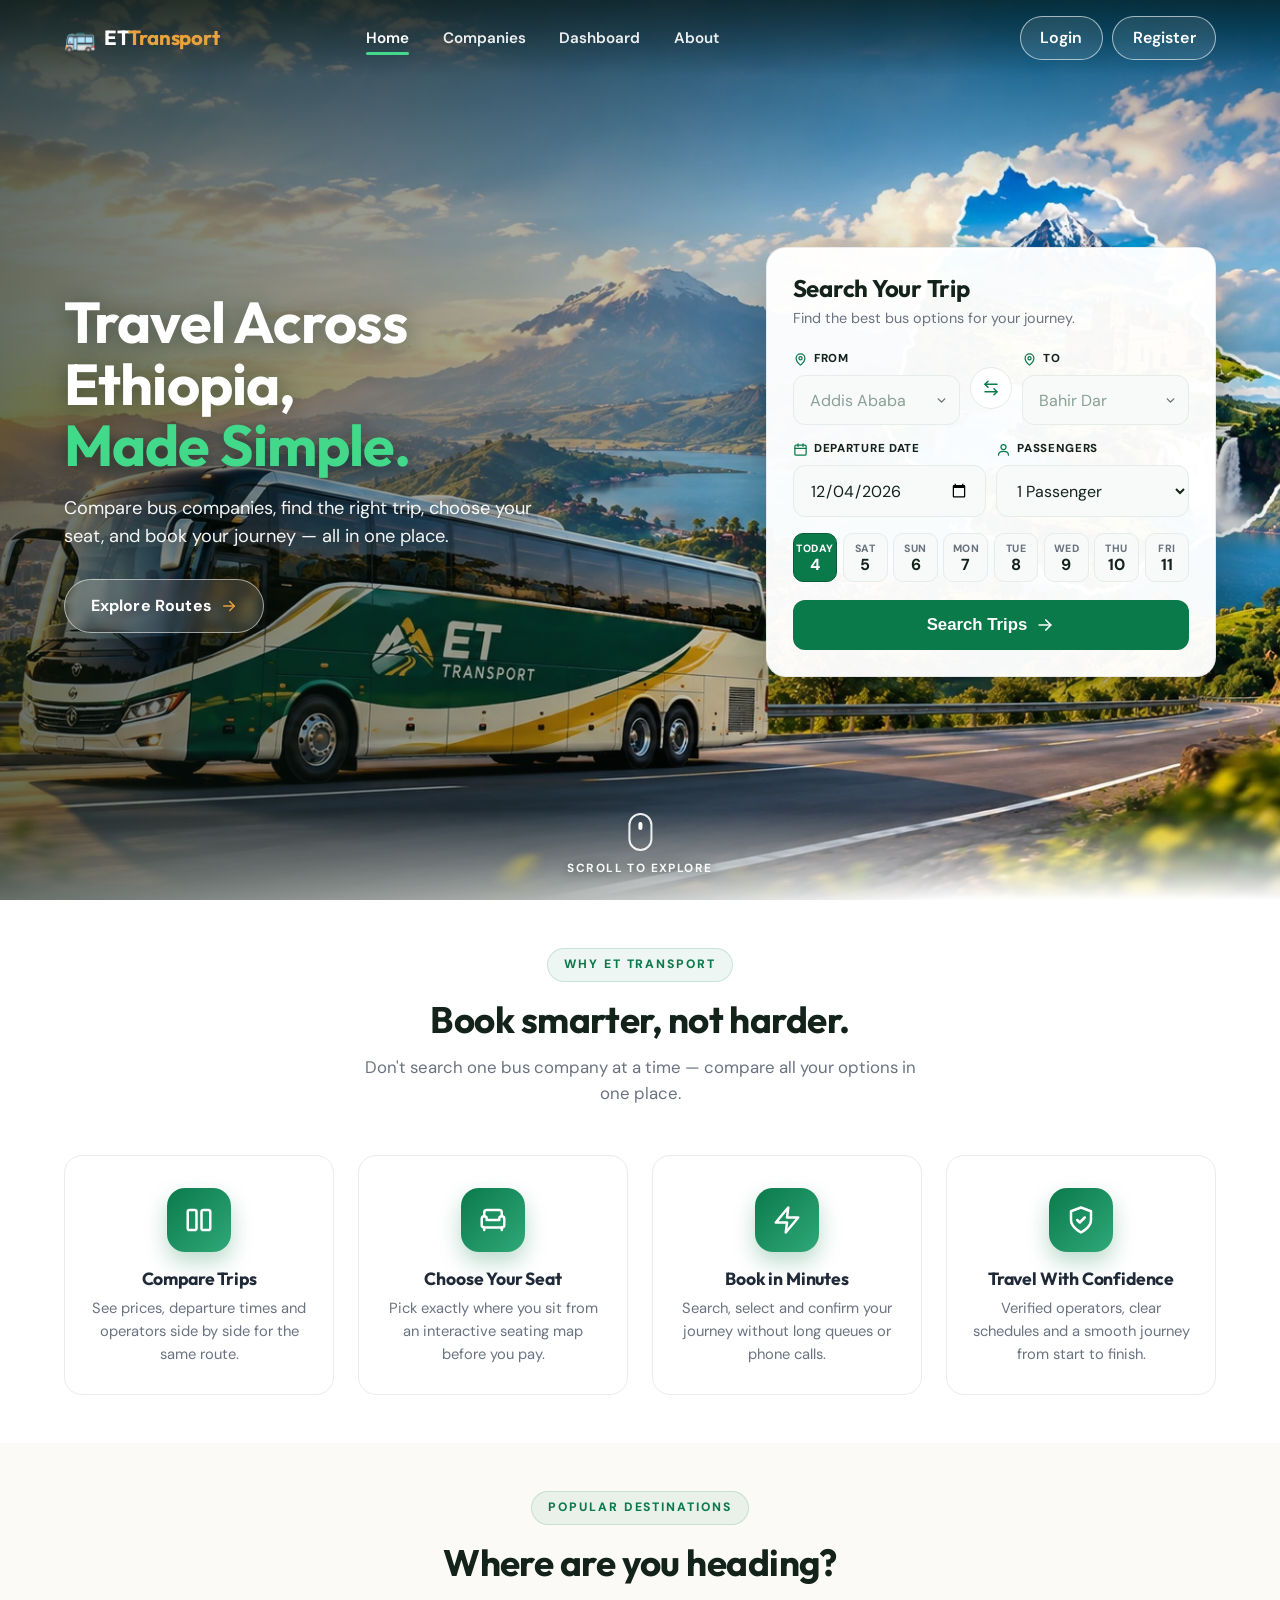
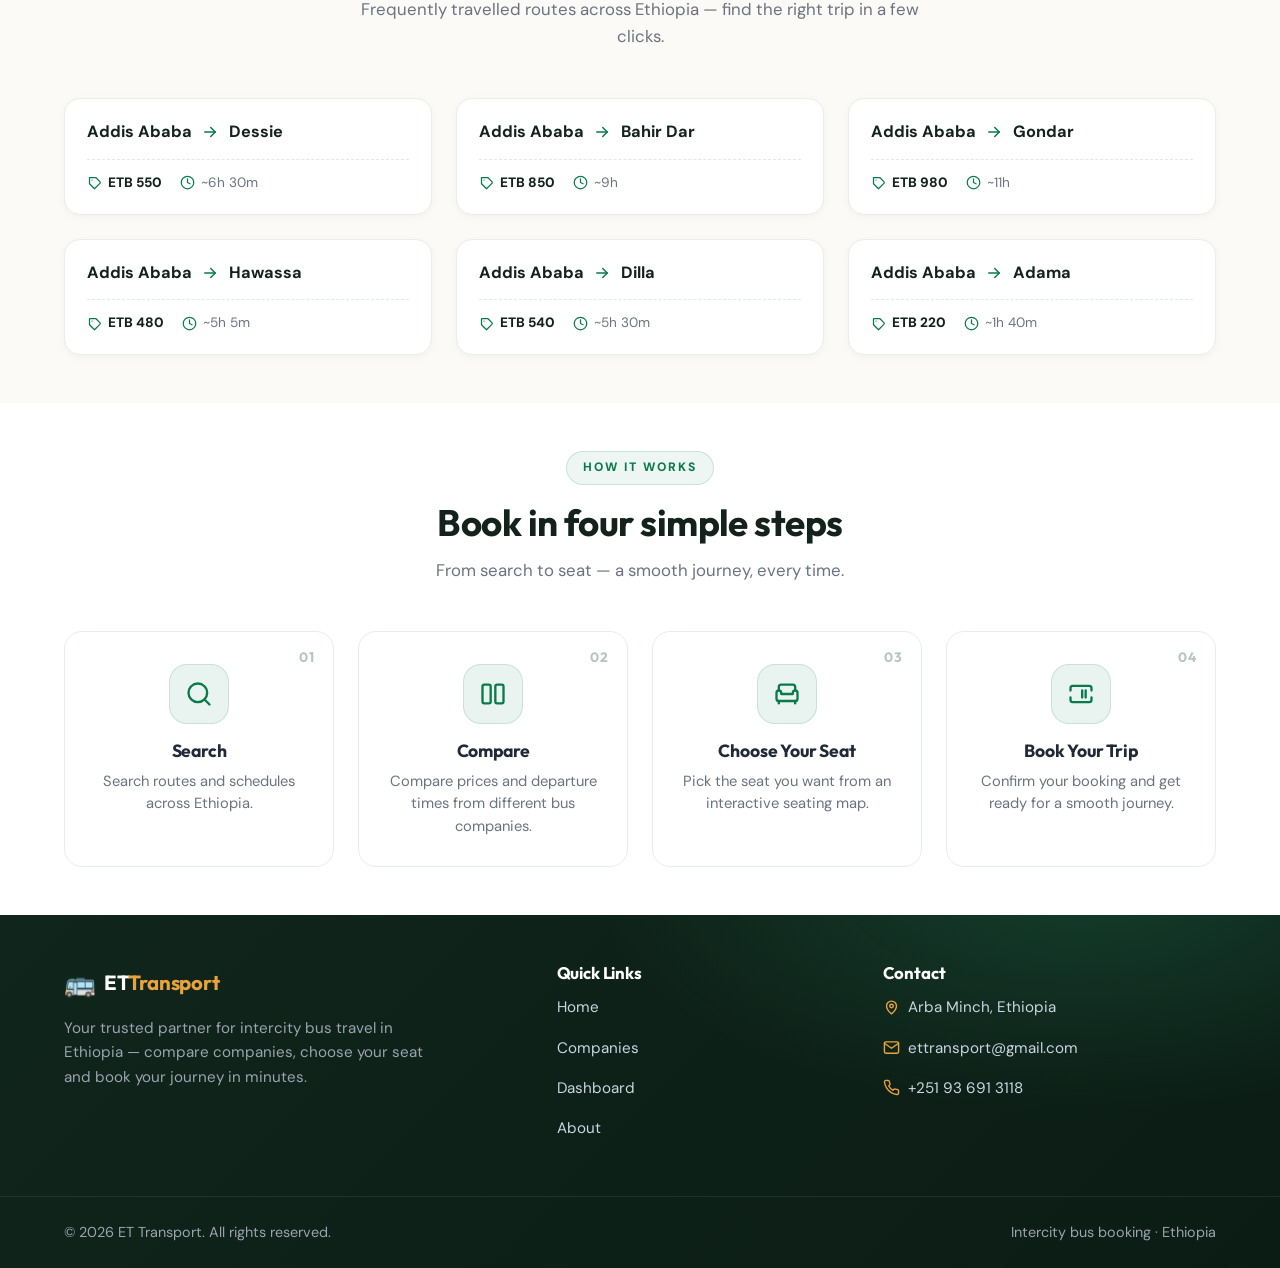
<file: index.html>
<!DOCTYPE html>
<html lang="en">
<head>
    <meta charset="UTF-8">
    <meta name="viewport" content="width=device-width, initial-scale=1.0">
    <meta name="description" content="ET Transport — Compare Ethiopian bus trips, choose your seat and book your journey across Ethiopia. Search routes, compare companies and travel with confidence.">
    <title>ET Transport | Ethiopian Intercity Bus Booking</title>

    <!-- Fonts (project-wide DM Sans + Outfit pairing) -->
    <link rel="preconnect" href="https://fonts.googleapis.com">
    <link rel="preconnect" href="https://fonts.gstatic.com" crossorigin>
    <link href="https://fonts.googleapis.com/css2?family=DM+Sans:opsz,wght@9..40,400;9..40,500;9..40,600;9..40,700&family=Outfit:wght@500;600;700;800&display=swap" rel="stylesheet">

    <!-- Styles -->
    <link rel="stylesheet" href="css/style.css?v=20260919-mobile-resp">
    <link rel="stylesheet" href="css/home.css?v=20260919-mobile-resp">
    <link rel="stylesheet" href="css/city-picker.css?v=20260907-swap-fix">

    <!-- Favicon (placed in assets/icons) -->
    <link rel="icon" type="image/x-icon" href="assets/icons/favicon.svg">
</head>
<body class="home">

    <!-- ============================================ -->
    <!-- Navigation Bar                               -->
    <!-- ============================================ -->
    <header class="site-header">
        <nav class="navbar container">
            <!-- Logo -->
            <a href="index.html" class="logo" aria-label="ET Transport home">
                <span class="logo-icon" aria-hidden="true">&#128652;</span>
                <span class="logo-text">ET<span>Transport</span></span>
            </a>

            <!-- Navigation links -->
            <ul class="nav-links" id="nav-links">
                <li><a href="index.html" class="active">Home</a></li>
                <li><a href="companies.html">Companies</a></li>
                <li><a href="dashboard.html">Dashboard</a></li>
                <li><a href="about.html">About</a></li>
            </ul>

            <!-- Auth actions (Login / Sign Up rendered by js/auth.js) -->
            <div class="nav-actions" data-nav-auth="1">
            </div>

            <!-- Mobile menu toggle -->
            <button class="nav-toggle" id="nav-toggle" aria-label="Toggle navigation menu" aria-expanded="false">
                <span class="bar"></span>
                <span class="bar"></span>
                <span class="bar"></span>
            </button>
        </nav>
    </header>

    <main>
        <!-- ============================================ -->
        <!-- Hero + Search                                -->
        <!-- ============================================ -->
        <section class="hp-hero" id="search">
            <!-- Provided hero photography (Ethiopian landscape, highway, ET bus) -->
            <div class="hp-hero-bg" role="img" aria-label="An ET Transport bus travelling a highway through the Ethiopian highlands, with mountains and a lake in the background"></div>
            <!-- Localised gradients: left text scrim + top navbar scrim + bottom fade -->
            <div class="hp-hero-scrim" aria-hidden="true"></div>

            <div class="container hp-hero-inner">
                <!-- Left: marketing copy -->
                <div class="hp-hero-copy">
                    <h1>Travel Across Ethiopia,<br><span class="hp-accent">Made Simple.</span></h1>
                    <p class="hp-lead">
                        Compare bus companies, find the right trip, choose your seat,
                        and book your journey &mdash; all in one place.
                    </p>
                    <a href="#destinations" class="btn hp-hero-cta">
                        Explore Routes
                        <svg viewBox="0 0 24 24" fill="none" stroke="currentColor" stroke-width="2" stroke-linecap="round" stroke-linejoin="round" aria-hidden="true"><path d="M5 12h14"/><path d="m13 6 6 6-6 6"/></svg>
                    </a>
                </div>

                <!-- Right: search card -->
                <aside class="hp-search" aria-label="Search your trip">
                    <div class="hp-search-head">
                        <h2>Search Your Trip</h2>
                        <p>Find the best bus options for your journey.</p>
                    </div>

                    <form class="hp-search-form" action="search.html" method="get">
                        <div class="hp-route-fields">

                        <div class="hp-field">
                            <label for="from">
                                <svg viewBox="0 0 24 24" fill="none" stroke="currentColor" stroke-width="2" stroke-linecap="round" stroke-linejoin="round" aria-hidden="true"><path d="M12 21s-7-5.5-7-11a7 7 0 0 1 14 0c0 5.5-7 11-7 11Z"/><circle cx="12" cy="10" r="2.5"/></svg>
                                From
                            </label>
                            <input type="text" id="from" name="from" placeholder="Addis Ababa" required
                                   data-city-picker data-city-pair="home-search" data-city-role="from">
                        </div>

                        <button type="button" class="city-swap hp-swap" data-city-pair="home-search" aria-label="Swap from and to">
                            <svg viewBox="0 0 24 24" fill="none" stroke="currentColor" stroke-width="2" stroke-linecap="round" stroke-linejoin="round" aria-hidden="true"><path d="M8 3 4 7l4 4"/><path d="M4 7h16"/><path d="m16 21 4-4-4-4"/><path d="M20 17H4"/></svg>
                        </button>

                        <div class="hp-field">
                            <label for="to">
                                <svg viewBox="0 0 24 24" fill="none" stroke="currentColor" stroke-width="2" stroke-linecap="round" stroke-linejoin="round" aria-hidden="true"><path d="M12 21s-7-5.5-7-11a7 7 0 0 1 14 0c0 5.5-7 11-7 11Z"/><circle cx="12" cy="10" r="2.5"/></svg>
                                To
                            </label>
                            <input type="text" id="to" name="to" placeholder="Bahir Dar" required
                                   data-city-picker data-city-pair="home-search" data-city-role="to">
                        </div>
                    </div>

                    <div class="hp-field-row">
                        <div class="hp-field">
                            <label for="date">
                                <svg viewBox="0 0 24 24" fill="none" stroke="currentColor" stroke-width="2" stroke-linecap="round" stroke-linejoin="round" aria-hidden="true"><rect x="3" y="5" width="18" height="16" rx="2"/><path d="M16 3v4"/><path d="M8 3v4"/><path d="M3 10h18"/></svg>
                                Departure Date
                            </label>
                            <input type="date" id="date" name="date" required>
                        </div>

                        <div class="hp-field">
                            <label for="passengers">
                                <svg viewBox="0 0 24 24" fill="none" stroke="currentColor" stroke-width="2" stroke-linecap="round" stroke-linejoin="round" aria-hidden="true"><circle cx="12" cy="8" r="4"/><path d="M4 21c0-4 3.6-6 8-6s8 2 8 6"/></svg>
                                Passengers
                            </label>
                            <select id="passengers" name="passengers">
                                <option value="1">1 Passenger</option>
                                <option value="2">2 Passengers</option>
                                <option value="3">3 Passengers</option>
                                <option value="4">4 Passengers</option>
                                <option value="5">5 Passengers</option>
                                <option value="6">6 Passengers</option>
                            </select>
                        </div>
                    </div>

                    <!-- Quick-pick days: this week's remaining days (populated by js/home.js).
                         Dates beyond this week are chosen from the calendar. -->
                    <div class="hp-date-quick" id="hp-date-quick" role="group" aria-label="Quick departure day — choose one of this week's days, or open the calendar for later dates"></div>

                    <button type="submit" class="hp-search-btn">
                        Search Trips
                        <svg viewBox="0 0 24 24" fill="none" stroke="currentColor" stroke-width="2" stroke-linecap="round" stroke-linejoin="round" aria-hidden="true"><path d="M5 12h14"/><path d="m13 6 6 6-6 6"/></svg>
                    </button>
                </form>
            </aside>
        </div>

        <a class="hp-scroll" href="#destinations" aria-label="Scroll to explore">
            <span class="hp-scroll-mouse" aria-hidden="true"></span>
            <span class="hp-scroll-text">Scroll to explore</span>
        </a>
    </section>

        <!-- ============================================ -->
        <!-- Why ET Transport (marketplace value props)   -->
        <!-- ============================================ -->
        <section class="hp-values">
            <div class="container">
                <div class="hp-section-head">
                    <p class="hp-eyebrow">Why ET Transport</p>
                    <h2 class="hp-title">Book smarter, not harder.</h2>
                    <p class="hp-subtitle">Don't search one bus company at a time &mdash; compare all your options in one place.</p>
                </div>

                <div class="hp-values-grid">
                    <div class="hp-value">
                        <span class="hp-value-icon" aria-hidden="true">
                            <svg viewBox="0 0 24 24" fill="none" stroke="currentColor" stroke-width="2" stroke-linecap="round" stroke-linejoin="round"><rect x="3" y="4" width="7" height="16" rx="1.5"/><rect x="14" y="4" width="7" height="16" rx="1.5"/></svg>
                        </span>
                        <h3>Compare Trips</h3>
                        <p>See prices, departure times and operators side by side for the same route.</p>
                    </div>

                    <div class="hp-value">
                        <span class="hp-value-icon" aria-hidden="true">
                            <svg viewBox="0 0 24 24" fill="none" stroke="currentColor" stroke-width="2" stroke-linecap="round" stroke-linejoin="round"><path d="M19 9V6a2 2 0 0 0-2-2H7a2 2 0 0 0-2 2v3"/><path d="M3 16a2 2 0 0 0 2 2h14a2 2 0 0 0 2-2v-5a2 2 0 0 0-4 0v1H7v-1a2 2 0 0 0-4 0z"/><path d="M5 18v2"/><path d="M19 18v2"/></svg>
                        </span>
                        <h3>Choose Your Seat</h3>
                        <p>Pick exactly where you sit from an interactive seating map before you pay.</p>
                    </div>

                    <div class="hp-value">
                        <span class="hp-value-icon" aria-hidden="true">
                            <svg viewBox="0 0 24 24" fill="none" stroke="currentColor" stroke-width="2" stroke-linecap="round" stroke-linejoin="round"><path d="M13 2 3 14h9l-1 8 10-12h-9l1-8z"/></svg>
                        </span>
                        <h3>Book in Minutes</h3>
                        <p>Search, select and confirm your journey without long queues or phone calls.</p>
                    </div>

                    <div class="hp-value">
                        <span class="hp-value-icon" aria-hidden="true">
                            <svg viewBox="0 0 24 24" fill="none" stroke="currentColor" stroke-width="2" stroke-linecap="round" stroke-linejoin="round"><path d="M12 22s8-4 8-10V5l-8-3-8 3v7c0 6 8 10 8 10Z"/><path d="m9 12 2 2 4-4"/></svg>
                        </span>
                        <h3>Travel With Confidence</h3>
                        <p>Verified operators, clear schedules and a smooth journey from start to finish.</p>
                    </div>
                </div>
            </div>
        </section>

        <!-- ============================================ -->
        <!-- Popular Destinations (real route data)        -->
        <!-- ============================================ -->
        <section class="hp-routes" id="destinations">
            <div class="container">
                <div class="hp-section-head">
                    <p class="hp-eyebrow">Popular Destinations</p>
                    <h2 class="hp-title">Where are you heading?</h2>
                    <p class="hp-subtitle">Frequently travelled routes across Ethiopia &mdash; find the right trip in a few clicks.</p>
                </div>
                <div id="hp-routes-grid" class="hp-routes-grid"></div>
            </div>
        </section>

        <!-- ============================================ -->
        <!-- How It Works                                  -->
        <!-- ============================================ -->
        <section class="hp-steps">
            <div class="container">
                <div class="hp-section-head">
                    <p class="hp-eyebrow">How It Works</p>
                    <h2 class="hp-title">Book in four simple steps</h2>
                    <p class="hp-subtitle">From search to seat &mdash; a smooth journey, every time.</p>
                </div>

                <ol class="hp-steps-grid">
                    <li class="hp-step">
                        <span class="hp-step-num" aria-hidden="true">01</span>
                        <span class="hp-step-icon" aria-hidden="true">
                            <svg viewBox="0 0 24 24" fill="none" stroke="currentColor" stroke-width="2" stroke-linecap="round" stroke-linejoin="round"><circle cx="11" cy="11" r="8"/><path d="m21 21-4.3-4.3"/></svg>
                        </span>
                        <h3>Search</h3>
                        <p>Search routes and schedules across Ethiopia.</p>
                    </li>
                    <li class="hp-step">
                        <span class="hp-step-num" aria-hidden="true">02</span>
                        <span class="hp-step-icon" aria-hidden="true">
                            <svg viewBox="0 0 24 24" fill="none" stroke="currentColor" stroke-width="2" stroke-linecap="round" stroke-linejoin="round"><rect x="3" y="4" width="7" height="16" rx="1.5"/><rect x="14" y="4" width="7" height="16" rx="1.5"/></svg>
                        </span>
                        <h3>Compare</h3>
                        <p>Compare prices and departure times from different bus companies.</p>
                    </li>
                    <li class="hp-step">
                        <span class="hp-step-num" aria-hidden="true">03</span>
                        <span class="hp-step-icon" aria-hidden="true">
                            <svg viewBox="0 0 24 24" fill="none" stroke="currentColor" stroke-width="2" stroke-linecap="round" stroke-linejoin="round"><path d="M19 9V6a2 2 0 0 0-2-2H7a2 2 0 0 0-2 2v3"/><path d="M3 16a2 2 0 0 0 2 2h14a2 2 0 0 0 2-2v-5a2 2 0 0 0-4 0v1H7v-1a2 2 0 0 0-4 0z"/><path d="M5 18v2"/><path d="M19 18v2"/></svg>
                        </span>
                        <h3>Choose Your Seat</h3>
                        <p>Pick the seat you want from an interactive seating map.</p>
                    </li>
                    <li class="hp-step">
                        <span class="hp-step-num" aria-hidden="true">04</span>
                        <span class="hp-step-icon" aria-hidden="true">
                            <svg viewBox="0 0 24 24" fill="none" stroke="currentColor" stroke-width="2" stroke-linecap="round" stroke-linejoin="round"><path d="M3 9V7a2 2 0 0 1 2-2h14a2 2 0 0 1 2 2v2"/><path d="M3 15v2a2 2 0 0 0 2 2h14a2 2 0 0 0 2-2v-2"/><path d="M13 9v6"/><path d="M16 9v6"/></svg>
                        </span>
                        <h3>Book Your Trip</h3>
                        <p>Confirm your booking and get ready for a smooth journey.</p>
                    </li>
                </ol>
            </div>
        </section>

        <!-- ============================================ -->
        <!-- Your Favorite Companies (passenger accounts only) -->
        <!-- Hidden by default; js/company.js reveals it for an
             authenticated passenger who has saved companies.     -->
        <!-- ============================================ -->
        <section class="favorite-companies" id="favorite-companies" hidden>
            <div class="container">
                <div class="hp-section-head">
                    <p class="hp-eyebrow">Your Favorites</p>
                    <h2 class="hp-title">Your Favorite Companies</h2>
                    <p class="hp-subtitle">Quickly revisit the companies you have saved.</p>
                </div>
                <div id="favorite-companies-grid" class="company-directory-grid"></div>
            </div>
        </section>

    </main>

    <!-- ============================================ -->
    <!-- Footer                                       -->
    <!-- ============================================ -->
    <footer class="site-footer">
        <div class="container footer-grid">
            <div class="footer-col footer-brand">
                <a href="index.html" class="logo footer-logo" aria-label="ET Transport home">
                    <span class="logo-icon" aria-hidden="true">&#128652;</span>
                    <span class="logo-text">ET<span>Transport</span></span>
                </a>
                <p class="footer-desc">Your trusted partner for intercity bus travel in Ethiopia &mdash; compare companies, choose your seat and book your journey in minutes.</p>
            </div>

            <div class="footer-col">
                <h4>Quick Links</h4>
                <ul class="footer-links">
                    <li><a href="index.html">Home</a></li>
                    <li><a href="companies.html">Companies</a></li>
                    <li><a href="dashboard.html">Dashboard</a></li>
                    <li><a href="about.html">About</a></li>
                </ul>
            </div>

            <div class="footer-col">
                <h4>Contact</h4>
                <ul class="footer-links footer-contact">
                    <li>
                        <svg viewBox="0 0 24 24" fill="none" stroke="currentColor" stroke-width="2" stroke-linecap="round" stroke-linejoin="round" aria-hidden="true"><path d="M12 21s-7-5.5-7-11a7 7 0 0 1 14 0c0 5.5-7 11-7 11Z"/><circle cx="12" cy="10" r="2.5"/></svg>
                        <span>Arba Minch, Ethiopia</span>
                    </li>
                    <li>
                        <svg viewBox="0 0 24 24" fill="none" stroke="currentColor" stroke-width="2" stroke-linecap="round" stroke-linejoin="round" aria-hidden="true"><rect x="2" y="4" width="20" height="16" rx="2"/><path d="m2 6 10 7L22 6"/></svg>
                        <a href="mailto:ettransport@gmail.com">ettransport@gmail.com</a>
                    </li>
                    <li>
                        <svg viewBox="0 0 24 24" fill="none" stroke="currentColor" stroke-width="2" stroke-linecap="round" stroke-linejoin="round" aria-hidden="true"><path d="M22 16.92v3a2 2 0 0 1-2.18 2 19.79 19.79 0 0 1-8.63-3.07 19.5 19.5 0 0 1-6-6A19.79 19.79 0 0 1 2.08 4.18 2 2 0 0 1 4.06 2h3a2 2 0 0 1 2 1.72c.13.96.36 1.9.7 2.81a2 2 0 0 1-.45 2.11L8.09 9.91a16 16 0 0 0 6 6l1.27-1.27a2 2 0 0 1 2.11-.45c.91.34 1.85.57 2.81.7A2 2 0 0 1 22 16.92Z"/></svg>
                        <a href="tel:+251936913118">+251 93 691 3118</a>
                    </li>
                </ul>
            </div>
        </div>

        <div class="footer-bottom">
            <div class="container footer-bottom-row">
                <p>&copy; 2026 ET Transport. All rights reserved.</p>
                <p class="footer-tagline">Intercity bus booking &middot; Ethiopia</p>
            </div>
        </div>
    </footer>

    <!-- Scripts -->
    <script src="js/main.js"></script>
        <script src="js/auth.js"></script>
    <script src="js/notifications.js?v=20260929-notif-delete"></script>
    <script src="js/data.js"></script>
    <script src="js/cities.js"></script>
    <script src="js/city-picker.js?v=20260907-swap-fix-3-dispatch"></script>
    <script src="js/company.js"></script>
    <script src="js/home.js?v=20260912-home-redesign"></script>
</body>
</html>
</file>
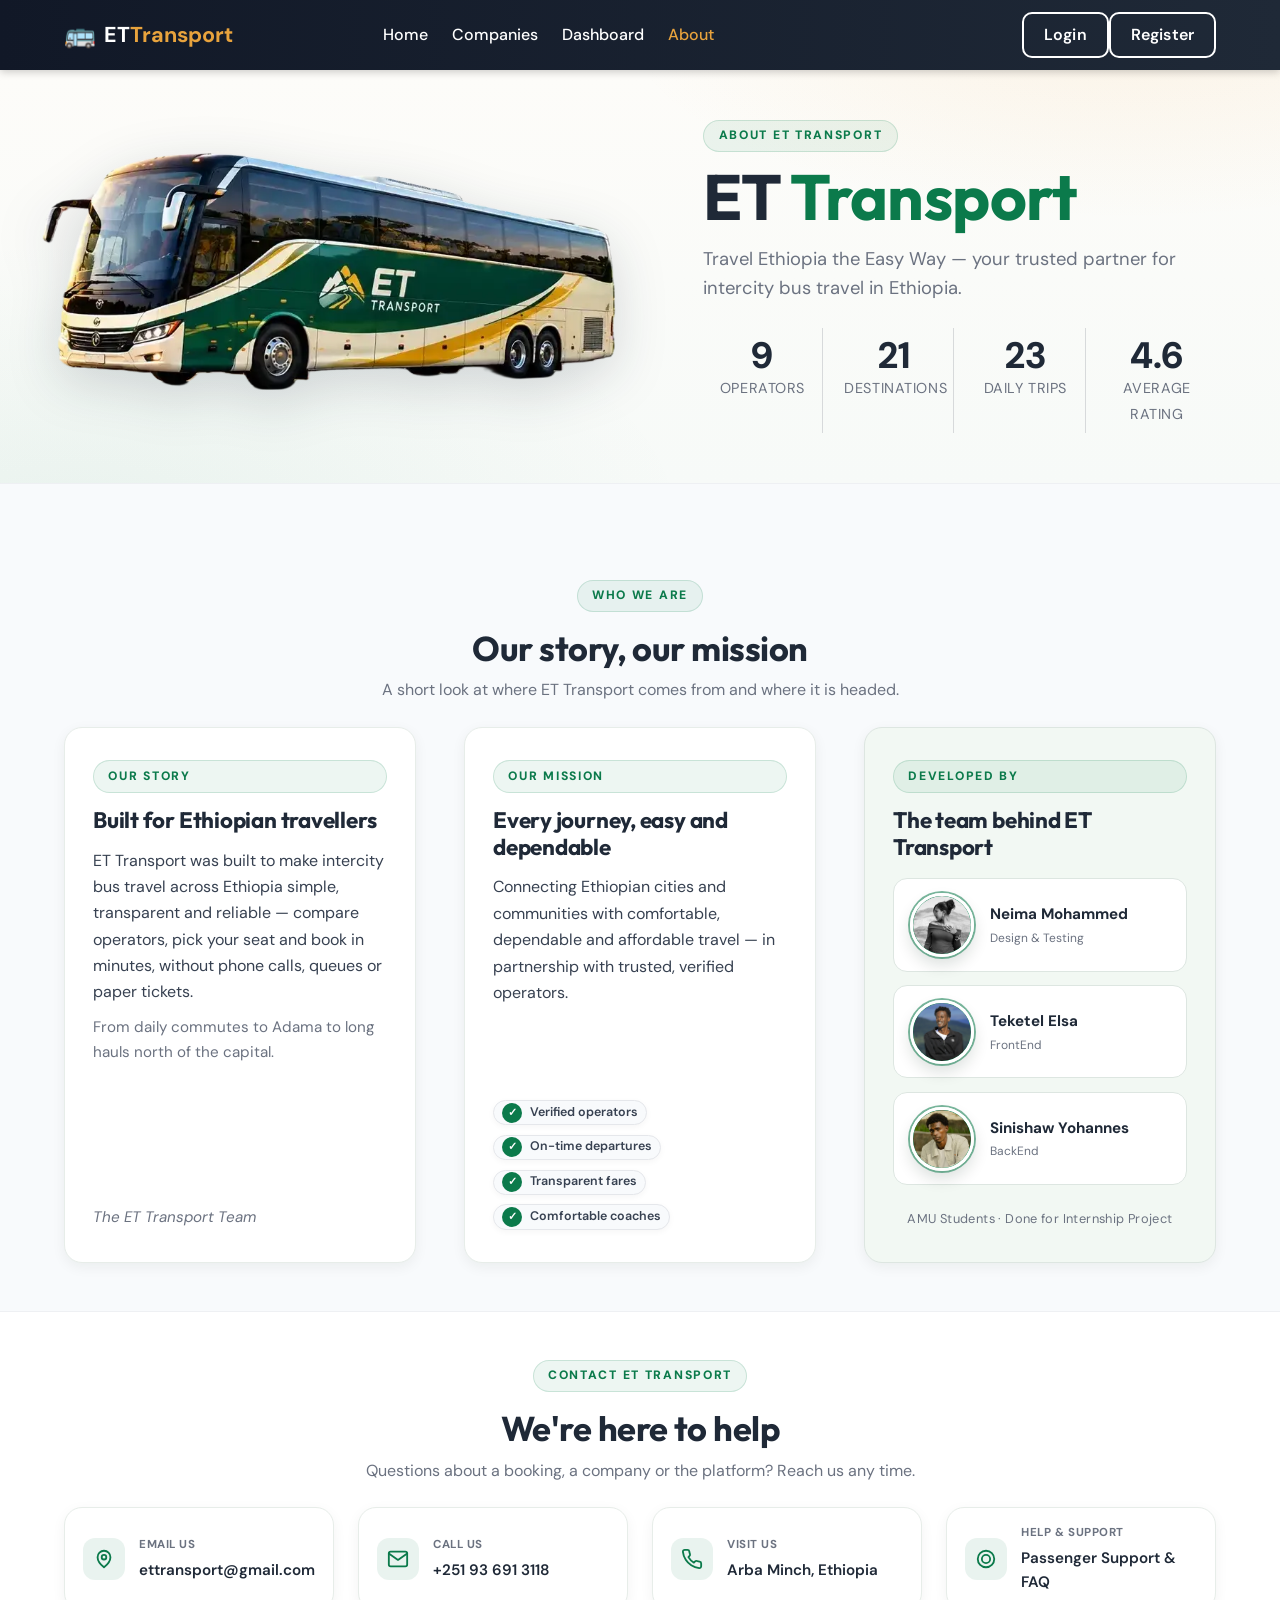
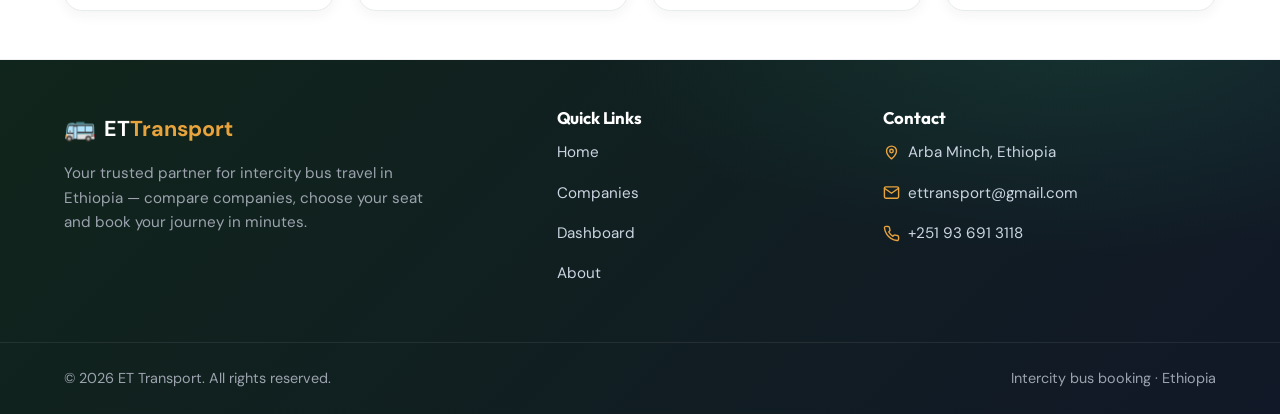
<file: about.html>
<!DOCTYPE html>
<html lang="en">
<head>
    <meta charset="UTF-8">
    <meta name="viewport" content="width=device-width, initial-scale=1.0">
    <meta name="description" content="About ET Transport — Ethiopia's trusted platform for booking intercity bus travel. Learn about our story, mission and how booking works.">
    <title>About | ET Transport</title>
    <link rel="stylesheet" href="css/style.css?v=20260919-mobile-resp">
    <link rel="icon" type="image/x-icon" href="assets/icons/favicon.svg">
<!-- Fonts (DM Sans + Outfit) -->
    <link rel="preconnect" href="https://fonts.googleapis.com">
    <link rel="preconnect" href="https://fonts.gstatic.com" crossorigin>
    <link href="https://fonts.googleapis.com/css2?family=DM+Sans:opsz,wght@9..40,400;9..40,500;9..40,600;9..40,700&family=Outfit:wght@500;600;700;800&display=swap" rel="stylesheet">
</head>
<body class="about">

    <!-- ============ Navigation Bar ============ -->
    <header class="site-header">
        <nav class="navbar container">
            <a href="index.html" class="logo" aria-label="ET Transport home">
                <span class="logo-icon" aria-hidden="true">&#128652;</span>
                <span class="logo-text">ET<span>Transport</span></span>
            </a>

            <ul class="nav-links" id="nav-links">
                <li><a href="index.html">Home</a></li>
                <li><a href="companies.html">Companies</a></li>
                <li><a href="dashboard.html">Dashboard</a></li>
                <li><a href="about.html" class="active">About</a></li>
            </ul>

            <div class="nav-actions" data-nav-auth="1">
            </div>

            <button class="nav-toggle" id="nav-toggle" aria-label="Toggle navigation menu" aria-expanded="false">
                <span class="bar"></span><span class="bar"></span><span class="bar"></span>
            </button>
        </nav>
    </header>

    <main>

        <!-- ============ About hero ============ -->
        <section class="companies-hero about-hero">
            <div class="container about-hero-grid">
                <img src="assets/images/content-rbg.webp"
                     srcset="assets/images/content-rbg-mobile.webp 460w, assets/images/content-rbg.webp 865w"
                     sizes="(max-width: 560px) 100vw, (max-width: 900px) 90vw, 55vw"
                     alt="ET Transport intercity bus"
                     class="about-hero-bus"
                     fetchpriority="high" decoding="async">

                <div class="about-hero-copy">
                    <p class="search-eyebrow">About ET Transport</p>
                    <h1>ET <span class="about-hero-word">Transport</span></h1>
                    <p class="section-subtitle">Travel Ethiopia the Easy Way &mdash; your trusted partner for intercity bus travel in Ethiopia.</p>

                    <div class="about-hero-stats" role="list" aria-label="ET Transport in numbers">
                        <div class="stat-card" role="listitem"><span class="stat-value">9</span><span class="stat-label">Operators</span></div>
                        <div class="stat-card" role="listitem"><span class="stat-value">21</span><span class="stat-label">Destinations</span></div>
                        <div class="stat-card" role="listitem"><span class="stat-value">23</span><span class="stat-label">Daily Trips</span></div>
                        <div class="stat-card" role="listitem"><span class="stat-value">4.6</span><span class="stat-label">Average Rating</span></div>
                    </div>
                </div>
            </div>
        </section>

        <!-- ============ Our story & mission ============ -->
        <section class="company-section">
            <div class="container">
                <div class="about-section-head">
                    <p class="search-eyebrow">Who We Are</p>
                    <h2 class="section-title">Our story, our mission</h2>
                    <p class="section-subtitle">A short look at where ET Transport comes from and where it is headed.</p>
                </div>

                <div class="about-story-mission">
                    <article class="about-story-card">
                        <p class="search-eyebrow">Our Story</p>
                        <h3>Built for Ethiopian travellers</h3>
                        <p>
                            ET Transport was built to make intercity bus travel across Ethiopia simple, transparent and reliable &mdash;
                            compare operators, pick your seat and book in minutes, without phone calls, queues or paper tickets.
                        </p>
                        <small class="about-detail-note">From daily commutes to Adama to long hauls north of the capital.</small>
                        <p class="about-signature"><em>The ET Transport Team</em></p>
                    </article>

                    <article class="about-story-card">
                        <p class="search-eyebrow">Our Mission</p>
                        <h3>Every journey, easy and dependable</h3>
                        <p>
                            Connecting Ethiopian cities and communities with comfortable, dependable and affordable travel &mdash;
                            in partnership with trusted, verified operators.
                        </p>
                        <ul class="about-commitment-list">
                            <li class="amenity-chip"><span class="amenity-icon" aria-hidden="true">&#10003;</span>Verified operators</li>
                            <li class="amenity-chip"><span class="amenity-icon" aria-hidden="true">&#10003;</span>On-time departures</li>
                            <li class="amenity-chip"><span class="amenity-icon" aria-hidden="true">&#10003;</span>Transparent fares</li>
                            <li class="amenity-chip"><span class="amenity-icon" aria-hidden="true">&#10003;</span>Comfortable coaches</li>
                        </ul>
                    </article>

                    <article class="about-story-card about-developer-card">
                        <p class="search-eyebrow">Developed By</p>
                        <h3>The team behind ET Transport</h3>
                        <ul class="about-developer-list">
                            <li class="about-developer">
                                <span class="about-developer-avatar" aria-hidden="true"><img src="assets/images/dev/NM.jpg" alt="" loading="lazy" decoding="async"></span>
                                <span class="about-developer-meta">
                                    <span class="about-developer-name">Neima Mohammed</span>
                                    <span class="about-developer-role">Design &amp; Testing</span>
                                </span>
                            </li>
                            <li class="about-developer">
                                <span class="about-developer-avatar" aria-hidden="true"><img src="assets/images/dev/TE.jpg" alt="" loading="lazy" decoding="async"></span>
                                <span class="about-developer-meta">
                                    <span class="about-developer-name">Teketel Elsa</span>
                                    <span class="about-developer-role">FrontEnd</span>
                                </span>
                            </li>
                            <li class="about-developer">
                                <span class="about-developer-avatar" aria-hidden="true"><img src="assets/images/dev/SY.jpg" alt="" loading="lazy" decoding="async"></span>
                                <span class="about-developer-meta">
                                    <span class="about-developer-name">Sinishaw Yohannes</span>
                                    <span class="about-developer-role">BackEnd</span>
                                </span>
                            </li>
                        </ul>
                        <p class="about-credit">AMU Students &middot; Done for Internship Project</p>
                    </article>
                </div>
            </div>
        </section>

        <!-- ============ Contact ET Transport ============ -->
        <section class="company-section company-section-alt">
            <div class="container">
                <div class="about-section-head">
                    <p class="search-eyebrow">Contact ET Transport</p>
                    <h2 class="section-title">We're here to help</h2>
                    <p class="section-subtitle">Questions about a booking, a company or the platform? Reach us any time.</p>
                </div>

                <div class="about-contact-grid">
                    <div class="about-contact-item">
                        <span class="about-contact-icon" aria-hidden="true">
                            <svg viewBox="0 0 24 24" fill="none" stroke="currentColor" stroke-width="2" stroke-linecap="round" stroke-linejoin="round"><path d="M12 21s-7-5.5-7-11a7 7 0 0 1 14 0c0 5.5-7 11-7 11Z"/><circle cx="12" cy="10" r="2.5"/></svg>
                        </span>
                        <span class="about-contact-copy">
                            <span class="about-contact-label">Email us</span>
                            <a href="mailto:ettransport@gmail.com">ettransport@gmail.com</a>
                        </span>
                    </div>
                    <div class="about-contact-item">
                        <span class="about-contact-icon" aria-hidden="true">
                            <svg viewBox="0 0 24 24" fill="none" stroke="currentColor" stroke-width="2" stroke-linecap="round" stroke-linejoin="round"><rect x="2" y="4" width="20" height="16" rx="2"/><path d="m2 6 10 7L22 6"/></svg>
                        </span>
                        <span class="about-contact-copy">
                            <span class="about-contact-label">Call us</span>
                            <a href="tel:+251936913118">+251 93 691 3118</a>
                        </span>
                    </div>
                    <div class="about-contact-item">
                        <span class="about-contact-icon" aria-hidden="true">
                            <svg viewBox="0 0 24 24" fill="none" stroke="currentColor" stroke-width="2" stroke-linecap="round" stroke-linejoin="round"><path d="M22 16.92v3a2 2 0 0 1-2.18 2 19.79 19.79 0 0 1-8.63-3.07 19.5 19.5 0 0 1-6-6A19.79 19.79 0 0 1 2.08 4.18 2 2 0 0 1 4.06 2h3a2 2 0 0 1 2 1.72c.13.96.36 1.9.7 2.81a2 2 0 0 1-.45 2.11L8.09 9.91a16 16 0 0 0 6 6l1.27-1.27a2 2 0 0 1 2.11-.45c.91.34 1.85.57 2.81.7A2 2 0 0 1 22 16.92Z"/></svg>
                        </span>
                        <span class="about-contact-copy">
                            <span class="about-contact-label">Visit us</span>
                            <span class="about-contact-value">Arba Minch, Ethiopia</span>
                        </span>
                    </div>
                    <div class="about-contact-item">
                        <span class="about-contact-icon" aria-hidden="true">
                            <svg viewBox="0 0 24 24" fill="none" stroke="currentColor" stroke-width="2" stroke-linecap="round" stroke-linejoin="round"><circle cx="12" cy="12" r="9"/><circle cx="12" cy="12" r="4.5"/></svg>
                        </span>
                        <span class="about-contact-copy">
                            <span class="about-contact-label">Help &amp; Support</span>
                            <a href="dashboard.html">Passenger Support &amp; FAQ</a>
                        </span>
                    </div>
                </div>
            </div>
        </section>

    </main>

    <!-- ============ Footer ============ -->
    <footer class="site-footer">
        <div class="container footer-grid">
            <div class="footer-col footer-brand">
                <a href="index.html" class="logo footer-logo" aria-label="ET Transport home">
                    <span class="logo-icon" aria-hidden="true">&#128652;</span>
                    <span class="logo-text">ET<span>Transport</span></span>
                </a>
                <p class="footer-desc">Your trusted partner for intercity bus travel in Ethiopia &mdash; compare companies, choose your seat and book your journey in minutes.</p>
            </div>

            <div class="footer-col">
                <h4>Quick Links</h4>
                <ul class="footer-links">
                    <li><a href="index.html">Home</a></li>
                    <li><a href="companies.html">Companies</a></li>
                    <li><a href="dashboard.html">Dashboard</a></li>
                    <li><a href="about.html">About</a></li>
                </ul>
            </div>

            <div class="footer-col">
                <h4>Contact</h4>
                <ul class="footer-links footer-contact">
                    <li>
                        <svg viewBox="0 0 24 24" fill="none" stroke="currentColor" stroke-width="2" stroke-linecap="round" stroke-linejoin="round" aria-hidden="true"><path d="M12 21s-7-5.5-7-11a7 7 0 0 1 14 0c0 5.5-7 11-7 11Z"/><circle cx="12" cy="10" r="2.5"/></svg>
                        <span>Arba Minch, Ethiopia</span>
                    </li>
                    <li>
                        <svg viewBox="0 0 24 24" fill="none" stroke="currentColor" stroke-width="2" stroke-linecap="round" stroke-linejoin="round" aria-hidden="true"><rect x="2" y="4" width="20" height="16" rx="2"/><path d="m2 6 10 7L22 6"/></svg>
                        <a href="mailto:ettransport@gmail.com">ettransport@gmail.com</a>
                    </li>
                    <li>
                        <svg viewBox="0 0 24 24" fill="none" stroke="currentColor" stroke-width="2" stroke-linecap="round" stroke-linejoin="round" aria-hidden="true"><path d="M22 16.92v3a2 2 0 0 1-2.18 2 19.79 19.79 0 0 1-8.63-3.07 19.5 19.5 0 0 1-6-6A19.79 19.79 0 0 1 2.08 4.18 2 2 0 0 1 4.06 2h3a2 2 0 0 1 2 1.72c.13.96.36 1.9.7 2.81a2 2 0 0 1-.45 2.11L8.09 9.91a16 16 0 0 0 6 6l1.27-1.27a2 2 0 0 1 2.11-.45c.91.34 1.85.57 2.81.7A2 2 0 0 1 22 16.92Z"/></svg>
                        <a href="tel:+251936913118">+251 93 691 3118</a>
                    </li>
                </ul>
            </div>
        </div>

        <div class="footer-bottom">
            <div class="container footer-bottom-row">
                <p>&copy; 2026 ET Transport. All rights reserved.</p>
                <p class="footer-tagline">Intercity bus booking &middot; Ethiopia</p>
            </div>
        </div>
    </footer>

    <!-- Scripts -->
    <script src="js/main.js"></script>
        <script src="js/auth.js"></script>
    <script src="js/notifications.js?v=20260929-notif-delete"></script>
    <script src="js/data.js"></script>
</body>
</html>
</file>
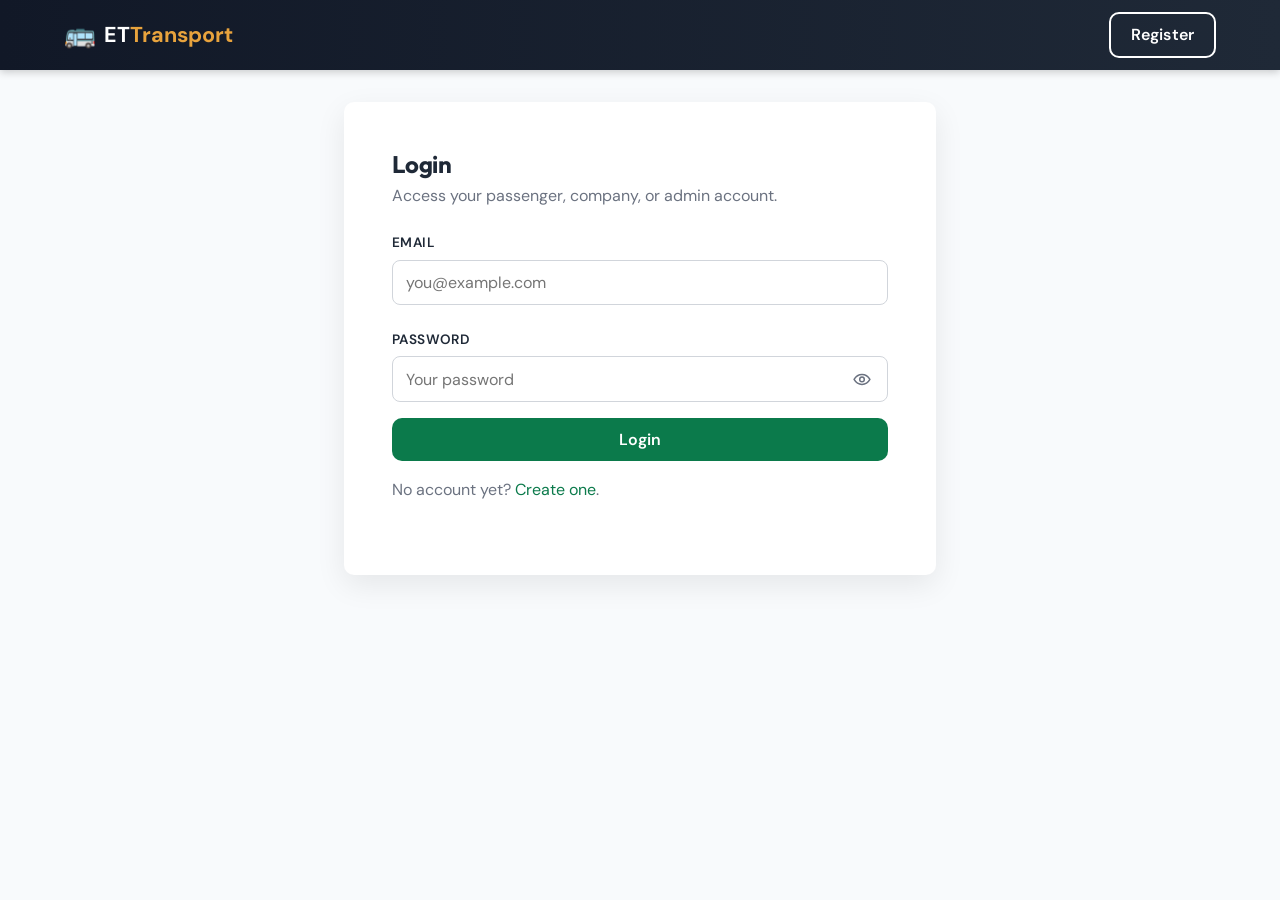
<file: admin.html>
<!DOCTYPE html>
<html lang="en">
<head>
    <meta charset="UTF-8">
    <meta name="viewport" content="width=device-width, initial-scale=1.0">
    <meta name="description" content="Admin dashboard — company approval controls for ET Transport">
    <title>Admin Dashboard | ET Transport</title>
    <link rel="stylesheet" href="css/style.css?v=20260919-mobile-resp">
    <link rel="icon" type="image/x-icon" href="assets/icons/favicon.svg">
    <style>
 /* admin dashboard shell styles. Scoped to .ad-* on this
           page so the shared stylesheet is untouched (same convention as the
           company dashboard's .cd-* rules). */
        .ad-card { background: var(--color-white); border: 1px solid #e5e7eb; border-radius: 10px; padding: 1rem 1.2rem; margin-top: var(--space-md); }
        .ad-card-head { display: flex; align-items: center; justify-content: space-between; gap: 0.75rem; flex-wrap: wrap; }
        .ad-card-head h2 { font-size: 1.15rem; color: var(--color-dark); margin: 0; }
        .ad-stats { display: grid; grid-template-columns: repeat(5, 1fr); gap: var(--space-sm); margin-top: var(--space-md); }
        .ad-stat { padding: 0.9rem 1rem; }
        .ad-stat-value { display: block; font-size: 1.5rem; font-weight: 800; color: var(--color-dark); line-height: 1.2; }
        .ad-stat-label { display: block; font-size: 0.72rem; color: var(--color-muted); text-transform: uppercase; letter-spacing: 0.04em; }
        @media (max-width: 768px) { .ad-stats { grid-template-columns: repeat(2, 1fr); } }
        .ad-filters { display: flex; align-items: center; gap: 0.5rem; flex-wrap: wrap; }
        .ad-filters label { font-size: 0.8rem; font-weight: 600; color: var(--color-dark); }
        .ad-filters select { padding: 0.4rem 0.6rem; font-size: 0.85rem; border: 1px solid #cbd5e1; border-radius: 6px; }
        /* Status filter buttons — same pill-style bar as the company dashboard's
           trip / booking / payment toolbars, scoped to .ad-* here. */
        .ad-status-toolbar { display: flex; align-items: center; flex-wrap: wrap; gap: 0.45rem; padding: 0.65rem 0 0.35rem; }
        .ad-status-filter { flex: 0 0 auto; padding: 0.52rem 0.78rem; color: #5c736a; background: #f2f7f4; border: 1px solid #dceae2; border-radius: 8px; cursor: pointer; font: 800 0.74rem/1 var(--font-sans); }
        .ad-status-filter:hover { color: #245944; background: #e7f4ec; }
        .ad-status-filter.is-active { color: #fff; background: #187653; border-color: #187653; box-shadow: 0 4px 10px rgba(24,118,83,.17); }
        .ad-empty { padding: 1rem; border: 1px dashed #e5e7eb; border-radius: 8px; color: var(--color-muted); text-align: center; }
        .ad-table-wrap { overflow-x: auto; margin-top: var(--space-sm); }
        .ad-table { width: 100%; border-collapse: collapse; font-size: 0.85rem; }
        .ad-table th { text-align: left; color: var(--color-muted); font-size: 0.72rem; text-transform: uppercase; letter-spacing: 0.04em; padding: 0.5rem 0.6rem; border-bottom: 1px solid #e5e7eb; }
        .ad-table td { padding: 0.6rem; border-bottom: 1px solid #f1f5f9; vertical-align: middle; }
        .ad-co-name { display: flex; align-items: center; gap: 0.5rem; font-weight: 700; color: var(--color-dark); }
        .ad-co-logo { width: 30px; height: 30px; border-radius: 6px; object-fit: contain; background: #fff; border: 1px solid #e5e7eb; }
        /* Initials tile used when a company has no uploaded logo, so every
           company row still shows a profile avatar just like the public profile. */
        .ad-co-avatar { flex: 0 0 auto; display: grid; place-items: center; width: 30px; height: 30px; border-radius: 8px; color: #fff; background: linear-gradient(135deg, #1d6fb8, #123f66); font: 800 0.72rem/1 var(--font-sans); text-transform: uppercase; letter-spacing: 0.03em; }
        .ad-co-avatar-lg { width: 44px; height: 44px; border-radius: 10px; font-size: 0.95rem; }
        .ad-co-slug { display: block; font-size: 0.74rem; color: var(--color-muted); }
        .ad-badge { display: inline-block; padding: 0.18rem 0.55rem; border-radius: 20px; font-size: 0.7rem; font-weight: 700; text-transform: uppercase; color: var(--color-white); background: #6b7280; }
        .ad-badge.approved, .ad-badge.active { background: #16a34a; }
        .ad-badge.pending { background: #d97706; }
        .ad-badge.suspended { background: #dc2626; }
        .ad-badge.rejected { background: #7c3aed; }
        .ad-actions-row { display: flex; align-items: center; gap: 0.5rem; flex-wrap: wrap; margin-top: 0.75rem; }
        .ad-detail-grid { display: grid; grid-template-columns: repeat(auto-fill, minmax(220px, 1fr)); gap: 0.5rem 1rem; margin-top: var(--space-sm); }
        .ad-detail-field .k { display: block; font-size: 0.7rem; color: var(--color-muted); text-transform: uppercase; letter-spacing: 0.04em; }
        .ad-detail-field .v { font-size: 0.92rem; color: var(--color-dark); font-weight: 600; }
        .ad-detail-desc { margin-top: var(--space-sm); font-size: 0.88rem; color: var(--color-muted); }
        /* Highest overlay on the page: this confirmation dialog can be opened
           from inside other modals (e.g. the manage-company popup at z-index 103),
           so it must always stack above them. */
        .ad-modal { position: fixed; inset: 0; display: flex; align-items: center; justify-content: center; background: rgba(15, 23, 42, 0.55); z-index: 200; }
        .ad-modal[hidden] { display: none; }
        .ad-modal-box { position: relative; overflow: hidden; width: min(360px, 92vw); background: var(--color-white); border-radius: 16px; padding: 1.3rem 1.35rem 1.15rem; box-shadow: 0 24px 60px rgba(15, 23, 42, .32); }
        .ad-modal-box::before { content: ''; position: absolute; top: 0; left: 0; right: 0; height: 3px; background: #2563eb; }
        .ad-modal-box.is-danger::before { background: #dc2626; }
        .ad-modal-head h3 { margin: 0; font-size: 1.12rem; font-weight: 750; color: #111827; letter-spacing: -.01em; }
        .ad-modal-message { margin: 0 0 1rem; font-size: .85rem; color: #6b7280; line-height: 1.5; }
        .ad-modal-field { margin-bottom: .65rem; }
        .ad-modal-field-label { display: block; margin-bottom: .3rem; font-size: .72rem; font-weight: 700; color: #6b7280; text-transform: uppercase; letter-spacing: .04em; }
        .ad-modal-box .password-field input { width: 100%; padding: .6rem .8rem; padding-right: 3.25rem; border: 1px solid #d1d5db; border-radius: 8px; font: inherit; box-sizing: border-box; }
        .ad-modal-box .password-field input:focus { outline: none; border-color: #2563eb; box-shadow: 0 0 0 3px rgba(37, 99, 235, .15); }
        .ad-modal-actions { display: flex; justify-content: flex-end; gap: .5rem; margin-top: 1rem; }
        .ad-modal-actions .btn:disabled { opacity: .55; cursor: not-allowed; }
 /* read-only operational oversight (Trips / Bookings / Manifest). */
        .ad-tabs { display: flex; gap: 0.5rem; flex-wrap: wrap; margin-top: 1rem; }
        .ad-tab { padding: 0.45rem 0.9rem; border: 1px solid #cbd5e1; background: var(--color-white); border-radius: 8px; font-size: 0.85rem; font-weight: 600; color: var(--color-dark); cursor: pointer; }
        .ad-tab.active { background: var(--color-dark); color: var(--color-white); border-color: var(--color-dark); }
        .ad-route { font-weight: 600; color: var(--color-dark); }
        .ad-sub { display: block; font-size: 0.74rem; color: var(--color-muted); }
        .ad-muted { color: var(--color-muted); }
        /* Empty-state rows inside admin tables — centered under the column headers. */
        .ad-table td.ad-muted, .ad-manifest-table td.ad-muted { text-align: center; padding: 1.25rem 0.6rem; }
        .ad-manifest { position: fixed; inset: 0; display: flex; align-items: center; justify-content: center; background: rgba(15, 23, 42, 0.55); z-index: 101; }
        .ad-manifest[hidden] { display: none; }
        .ad-manifest-box { width: min(640px, 92vw); max-height: 88vh; overflow-y: auto; background: var(--color-white); border-radius: 12px; padding: 1.25rem 1.4rem; box-shadow: 0 18px 50px rgba(0, 0, 0, 0.28); }
        .ad-manifest-box h3 { margin: 0 0 0.75rem; font-size: 1.05rem; color: var(--color-dark); }
        .ad-manifest-head { display: flex; align-items: flex-start; justify-content: space-between; gap: 0.75rem; }
        .ad-manifest h4 { margin: 1rem 0 0.4rem; font-size: 0.8rem; color: var(--color-muted); text-transform: uppercase; letter-spacing: 0.05em; }
        .ad-manifest-grid { display: grid; grid-template-columns: repeat(auto-fill, minmax(180px, 1fr)); gap: 0.4rem 1rem; }
        .ad-manifest-grid .k { display: block; font-size: 0.7rem; color: var(--color-muted); text-transform: uppercase; letter-spacing: 0.04em; }
        .ad-manifest-grid .v { font-size: 0.88rem; color: var(--color-dark); font-weight: 600; }
        .ad-manifest-table { width: 100%; border-collapse: collapse; font-size: 0.85rem; }
        .ad-manifest-table th { text-align: left; color: var(--color-muted); font-size: 0.7rem; text-transform: uppercase; letter-spacing: 0.04em; padding: 0.4rem 0.5rem; border-bottom: 1px solid #e5e7eb; }
        .ad-manifest-table td { padding: 0.5rem; border-bottom: 1px solid #f1f5f9; color: var(--color-dark); }
        .ad-cancelled-note { font-size: 0.74rem; color: #b91c1c; font-weight: 600; }
        /* Add-company modal — mirrors the public company registration form. */
        .ad-add { position: fixed; inset: 0; display: flex; align-items: center; justify-content: center; background: rgba(15, 23, 42, 0.55); z-index: 102; }
        .ad-add[hidden] { display: none; }
        .ad-add-box { width: min(560px, 92vw); max-height: 88vh; overflow-y: auto; background: var(--color-white); border-radius: 12px; padding: 1.25rem 1.4rem; box-shadow: 0 18px 50px rgba(0, 0, 0, 0.28); }
        .ad-add-head { display: flex; align-items: flex-start; justify-content: space-between; gap: 0.75rem; }
        .ad-add-box h3 { margin: 0 0 0.5rem; font-size: 1.05rem; color: var(--color-dark); }
        .ad-add-note { margin: 0 0 0.9rem; font-size: 0.82rem; color: var(--color-muted); }
        .ad-add-form { display: grid; gap: 0.65rem; }
        .ad-add-form label { display: block; font-size: 0.82rem; font-weight: 600; color: var(--color-dark); margin-bottom: 0.25rem; }
        .ad-add-form input, .ad-add-form textarea { width: 100%; padding: 0.55rem 0.65rem; font-size: 0.9rem; border: 1px solid #cbd5e1; border-radius: 6px; font-family: inherit; box-sizing: border-box; }
        .ad-add-form-row { display: grid; grid-template-columns: 1fr 1fr; gap: 0.65rem; }
        .ad-add-actions { display: flex; justify-content: flex-end; gap: 0.5rem; margin-top: 0.9rem; }
        @media (max-width: 560px) { .ad-add-form-row { grid-template-columns: 1fr; } }
        /* Locked +251 phone field (same pattern as the company dashboard walk-in form). */
        .ad-add-phone-field { display: flex; align-items: stretch; }
        .ad-add-phone-prefix { display: inline-flex; align-items: center; padding: 0 0.65rem; background: #eef2f7; border: 1px solid #cbd5e1; border-right: none; border-radius: 6px 0 0 6px; font-weight: 700; color: #374151; font-size: 0.9rem; white-space: nowrap; }
        .ad-add-phone-field input { width: auto; flex: 1 1 auto; min-width: 0; border-top-left-radius: 0; border-bottom-left-radius: 0; }
        /* Per-field inline validation messages. */
        .ad-add-field-error { margin: 0.35rem 0 0; color: #b91c1c; font-size: 0.82rem; line-height: 1.35; }
        .ad-add-field-error[hidden] { display: none; }
        /* Password requirements checklist — lives outside the input, below it. */
        .ad-pw-reqs { display: grid; gap: 0.3rem; margin: 0.45rem 0 0; padding: 0.6rem 0.75rem; list-style: none; background: #f8fafc; border: 1px solid #e5e7eb; border-radius: 8px; }
        .ad-pw-reqs li { display: flex; align-items: center; gap: 0.45rem; color: #6b7280; font-size: 0.78rem; font-weight: 600; transition: color 0.15s ease; }
        .ad-pw-reqs li::before { content: '\2715'; display: inline-grid; place-items: center; width: 1rem; height: 1rem; border-radius: 50%; background: #eef2f7; color: #94a3b8; font-size: 0.6rem; font-weight: 800; flex: 0 0 auto; }
        .ad-pw-reqs li.is-met { color: #166534; }
        .ad-pw-reqs li.is-met::before { content: '\2713'; background: #16a34a; color: #fff; }
        /* Live confirm-password status hint. */
        .ad-add-field-hint { margin: 0.35rem 0 0; color: #6b7280; font-size: 0.8rem; line-height: 1.35; }
        .ad-add-field-hint.ok { color: #166534; font-weight: 600; }
        .ad-add-field-hint.bad { color: #b91c1c; font-weight: 600; }
        /* The shared password-toggle button needs input padding inside this modal. */
        #ad-add-company-form .password-field input { padding-right: 3.25rem; }
        /* Manage-company modal — company operations (listing toggle, status, delete). */
        .ad-manage { position: fixed; inset: 0; display: flex; align-items: center; justify-content: center; background: rgba(15, 23, 42, 0.55); z-index: 103; }
        .ad-manage[hidden] { display: none; }
        .ad-manage-box { width: min(560px, 92vw); max-height: 88vh; overflow-y: auto; background: var(--color-white); border-radius: 12px; padding: 1.25rem 1.4rem; box-shadow: 0 18px 50px rgba(0, 0, 0, 0.28); }
        .ad-manage-head { display: flex; align-items: flex-start; justify-content: space-between; gap: 0.75rem; margin-bottom: 0.75rem; }
        .ad-manage-identity { display: flex; align-items: center; gap: 0.75rem; min-width: 0; }
        .ad-manage-logo { width: 44px; height: 44px; border-radius: 8px; object-fit: contain; background: #f8fafc; border: 1px solid #e5e7eb; }
        .ad-manage-box h3 { margin: 0; font-size: 1.05rem; color: var(--color-dark); }
        .ad-manage-sub { margin: 0.15rem 0 0; font-size: 0.78rem; color: var(--color-muted); word-break: break-word; }
        .ad-manage-meta { display: flex; gap: 0.4rem; margin-bottom: 0.5rem; flex-wrap: wrap; }
        .ad-badge-listed { background: #16a34a; }
        .ad-badge-listed.unlisted { background: #6b7280; }
        .ad-manage-row { display: flex; align-items: flex-start; justify-content: space-between; gap: 1rem; padding: 0.9rem 0; border-top: 1px solid #eef2f7; }
        .ad-manage-row strong { display: block; color: var(--color-dark); font-size: 0.92rem; }
        .ad-manage-row p { margin: 0.25rem 0 0; color: var(--color-muted); font-size: 0.8rem; line-height: 1.45; }
        .ad-manage-actions { display: flex; gap: 0.5rem; flex-wrap: wrap; }
        .ad-manage-danger { padding: 0.9rem; margin-top: 0.5rem; border: 1px solid #fecaca; background: #fef2f2; border-radius: 10px; }
        .ad-manage-danger strong { color: #b91c1c; font-size: 0.85rem; }
        .ad-manage-danger p { margin: 0.3rem 0 0.7rem; color: #991b1b; font-size: 0.78rem; line-height: 1.45; }
        /* Reason modal — Reject / Suspend require a non-empty final reason. */
        .ad-reason { position: fixed; inset: 0; display: flex; align-items: center; justify-content: center; background: rgba(15, 23, 42, 0.55); z-index: 104; }
        .ad-reason[hidden] { display: none; }
        .ad-reason-box { width: min(560px, 92vw); max-height: 88vh; overflow-y: auto; background: var(--color-white); border-radius: 12px; padding: 1.25rem 1.4rem; box-shadow: 0 18px 50px rgba(0, 0, 0, 0.28); }
        .ad-reason-head { display: flex; align-items: flex-start; justify-content: space-between; gap: 0.75rem; margin-bottom: 0.5rem; }
        .ad-reason-box h3 { margin: 0; font-size: 1.05rem; color: var(--color-dark); }
        .ad-reason-sub { margin: 0.15rem 0 0; font-size: 0.78rem; color: var(--color-muted); word-break: break-word; }
        .ad-reason-desc { margin: 0.5rem 0 0.9rem; font-size: 0.85rem; color: var(--color-muted); line-height: 1.45; }
        .ad-reason-chips { display: flex; flex-wrap: wrap; gap: 0.45rem; margin: 0 0 0.9rem; }
        .ad-reason-chip { flex: 0 0 auto; padding: 0.5rem 0.8rem; color: #374151; background: #f1f5f9; border: 1px solid #e2e8f0; border-radius: 999px; cursor: pointer; font: 600 0.8rem/1 var(--font-sans); }
        .ad-reason-chip:hover { background: #e2e8f0; }
        .ad-reason-chip.is-selected { color: #fff; background: #187653; border-color: #187653; }
        .ad-reason-label { display: block; font-size: 0.72rem; font-weight: 700; color: var(--color-muted); text-transform: uppercase; letter-spacing: 0.04em; margin-bottom: 0.3rem; }
        .ad-reason-textarea { width: 100%; min-height: 84px; padding: 0.55rem 0.65rem; font: inherit; font-size: 0.9rem; color: var(--color-dark); border: 1px solid #cbd5e1; border-radius: 8px; resize: vertical; box-sizing: border-box; }
        .ad-reason-textarea:focus { outline: 2px solid var(--color-primary); outline-offset: 1px; }
        .ad-reason-actions { display: flex; justify-content: flex-end; gap: 0.5rem; margin-top: 0.9rem; }
        .ad-reason-error { margin: 0.5rem 0 0; color: #b91c1c; font-size: 0.82rem; }
        .ad-reason-error[hidden] { display: none; }
        /* On / off switch (list / unlist). */
        .ad-switch { position: relative; display: inline-flex; flex: 0 0 auto; }
        .ad-switch input { position: absolute; inset: 0; width: 100%; height: 100%; margin: 0; opacity: 0; cursor: pointer; z-index: 1; }
        .ad-switch-track { display: inline-flex; align-items: center; width: 3rem; height: 1.55rem; padding: 0.15rem; background: #cbd5e1; border-radius: 999px; transition: background 0.2s ease; }
        .ad-switch-thumb { display: inline-block; width: 1.25rem; height: 1.25rem; background: #fff; border-radius: 50%; box-shadow: 0 1px 3px rgba(0, 0, 0, 0.25); transform: translateX(0); transition: transform 0.2s ease; }
        .ad-switch input:checked + .ad-switch-track { background: #16a34a; }
        .ad-switch input:checked + .ad-switch-track .ad-switch-thumb { transform: translateX(1.45rem); }
        .ad-switch input:focus-visible + .ad-switch-track { outline: 2px solid var(--color-primary); outline-offset: 2px; }
        .ad-switch input:disabled + .ad-switch-track { opacity: 0.55; cursor: not-allowed; }
        /* Single-page admin workspace, aligned with the company dashboard. */
        body { background:#f4f6fb; }.ad-page{padding:2rem 0 3.5rem}.ad-workspace-head{display:flex;align-items:flex-end;justify-content:space-between;gap:1.5rem;margin-bottom:1.5rem}.ad-workspace-head h1{margin:0;color:#182448;font-size:clamp(2rem,4vw,3rem);letter-spacing:-.045em}.ad-workspace-head p{margin:.5rem 0 0;max-width:42rem;color:#64708a}.ad-live{display:flex;align-items:center;gap:.5rem;color:#3b537f;font-size:.8rem;font-weight:700;white-space:nowrap}.ad-live i{width:.55rem;height:.55rem;border-radius:50%;background:#3ea87a;box-shadow:0 0 0 4px #dff4e8}.ad-layout{display:grid;grid-template-columns:230px minmax(0,1fr);gap:1.25rem;align-items:start}.ad-sidebar{position:sticky;top:1rem;padding:.8rem;color:#dce5fb;background:#182448;border-radius:18px;box-shadow:0 16px 35px rgba(24,36,72,.16)}.ad-admin-mini{padding:.45rem .5rem 1rem;margin-bottom:.7rem;border-bottom:1px solid rgba(255,255,255,.13)}.ad-admin-mini strong,.ad-admin-mini small{display:block;overflow:hidden;text-overflow:ellipsis;white-space:nowrap}.ad-admin-mini strong{color:#fff;font-size:.9rem}.ad-admin-mini small{margin-top:.15rem;color:#aebddd;font-size:.72rem}.ad-nav{display:grid;gap:.3rem}.ad-nav .ad-tab{display:flex;align-items:center;width:100%;padding:.75rem;color:#dce5fb;background:transparent;border:0;border-radius:10px;font:650 .88rem/1.1 var(--font-sans);text-align:left;cursor:pointer}.ad-nav .ad-tab:hover{color:#fff;background:rgba(255,255,255,.09)}.ad-nav .ad-tab.active{color:#182448;background:#edf2ff;box-shadow:0 4px 12px rgba(0,0,0,.09)}.ad-content{min-width:0}.ad-content .ad-card{margin-top:0;padding:clamp(1rem,2.5vw,1.6rem);border-color:#e0e6f1;border-radius:18px;box-shadow:0 10px 28px rgba(30,47,88,.055)}.ad-content .ad-card+.ad-card{margin-top:1.25rem}.ad-content .ad-card-head{padding-bottom:1.1rem;margin-bottom:1rem;border-bottom:1px solid #e8ecf4}.ad-content .ad-card-head h2{color:#1a2a52;font-size:1.35rem}.ad-content .ad-stat{position:relative;overflow:hidden;padding:1rem;border:1px solid #e0e6f1;border-radius:12px;box-shadow:none}.ad-content .ad-stat::before{content:'';position:absolute;inset:0 0 auto;height:3px;background:#4e74c9}.ad-review-grid{display:grid;grid-template-columns:repeat(auto-fill,minmax(230px,1fr));gap:.8rem}.ad-review-card{padding:1rem;border:1px solid #e1e7f1;border-radius:12px;background:#fbfcff}.ad-review-card h3{color:#1b2d55;font-size:1rem}.ad-review-card p{margin:.4rem 0 0;color:#68758d;font-size:.84rem}.ad-stars{color:#dc9a2c;letter-spacing:.08em;font-weight:700}@media(max-width:900px){.ad-layout{grid-template-columns:1fr}.ad-sidebar{position:static}.ad-nav{grid-template-columns:repeat(5,minmax(9rem,1fr));overflow-x:auto}.ad-nav .ad-tab{white-space:nowrap}}@media(max-width:600px){.ad-page{padding-top:1.15rem}.ad-workspace-head{align-items:flex-start;flex-direction:column;gap:.7rem}.ad-sidebar,.ad-content .ad-card{border-radius:14px}.ad-nav{grid-template-columns:repeat(5,max-content)}.ad-stats{grid-template-columns:repeat(2,1fr)}}
        /* Same forest-green dashboard system used by company-dashboard.html. */
        body { background:#f4f7f5; }.ad-workspace-head h1{color:#102c27}.ad-workspace-head p{color:#5c6d67}.ad-live{color:#38635a}.ad-sidebar{background:#102c27;color:#d5e3df;box-shadow:0 16px 35px rgba(12,47,39,.14)}.ad-admin-mini small{color:#b5cbc5}.ad-nav .ad-tab{color:#d5e3df}.ad-nav .ad-tab.active{color:#102c27;background:#e2f3e9}.ad-content .ad-card{border-color:#e1e9e5;box-shadow:0 10px 28px rgba(20,56,47,.055)}.ad-content .ad-card-head{border-color:#e7eeea}.ad-content .ad-card-head h2,.ad-review-card h3{color:#163a33}.ad-content .ad-stat{border-color:#e0eae4}.ad-content .ad-stat::before{background:#31a476}.ad-review-card{background:#fbfdfc;border-color:#e1eae5}.ad-review-card p{color:#687d75}
        /* ---------- Registered passenger accounts + detail modal ---------- */
        .ad-passenger-cell { display: flex; align-items: center; gap: 0.6rem; }
        .ad-passenger-avatar { display: inline-flex; align-items: center; justify-content: center; flex: 0 0 auto; width: 34px; height: 34px; border-radius: 50%; color: #102c27; background: #dcefe5; border: 1px solid #c3dfd0; font-weight: 800; font-size: 0.95rem; text-transform: uppercase; }
        .ad-passenger-copy { display: grid; gap: 0.1rem; min-width: 0; }
        .ad-passenger-copy strong { color: #163a33; font-size: 0.92rem; }
        .ad-passenger-copy span { color: var(--color-muted); font-size: 0.78rem; overflow: hidden; text-overflow: ellipsis; white-space: nowrap; max-width: 260px; }
        .ad-passenger-modal { position: fixed; inset: 0; display: flex; align-items: center; justify-content: center; background: rgba(15, 23, 42, 0.55); z-index: 102; padding: 1rem; }
        .ad-passenger-modal[hidden] { display: none; }
        .ad-passenger-box { width: min(880px, 94vw); max-height: 90vh; overflow-y: auto; background: var(--color-white); border-radius: 14px; padding: 1.25rem 1.4rem; box-shadow: 0 18px 50px rgba(0, 0, 0, 0.28); }
        .ad-passenger-head { display: flex; align-items: flex-start; justify-content: space-between; gap: 0.75rem; padding-bottom: 0.9rem; margin-bottom: 0.8rem; border-bottom: 1px solid #e7eeea; }
        .ad-passenger-head h3 { margin: 0; font-size: 1.15rem; color: #163a33; }
        .ad-passenger-sub { margin: 0.25rem 0 0; color: #687d75; font-size: 0.85rem; }
        .ad-passenger-summary { display: flex; align-items: center; gap: 1rem; flex-wrap: wrap; }
        .ad-passenger-summary .ad-passenger-avatar { width: 52px; height: 52px; font-size: 1.3rem; }
        .ad-passenger-summary .ad-passenger-copy { gap: 0.15rem; }
        .ad-passenger-summary .ad-passenger-copy strong { font-size: 1.15rem; }
        .ad-passenger-stats { display: flex; gap: 0.55rem; flex-wrap: wrap; margin-left: auto; }
        .ad-passenger-stat { min-width: 96px; padding: 0.55rem 0.7rem; background: #f2f7f4; border: 1px solid #dce9e1; border-radius: 10px; text-align: center; }
        .ad-passenger-stat span { display: block; color: #5c6d67; font-size: 0.66rem; font-weight: 800; text-transform: uppercase; letter-spacing: 0.04em; }
        .ad-passenger-stat strong { display: block; margin-top: 0.2rem; color: #163a33; font-size: 1.05rem; }
        .ad-passenger-meta { display: flex; gap: 0.75rem 1.2rem; flex-wrap: wrap; padding: 0.7rem 0; margin-top: 0.9rem; border-top: 1px solid #edf2f0; border-bottom: 1px solid #edf2f0; color: #5c6d67; font-size: 0.8rem; }
        .ad-passenger-tabs { display: flex; gap: 0.4rem; flex-wrap: wrap; margin: 1rem 0 0.6rem; }
        .ad-passenger-tab { padding: 0.45rem 0.85rem; color: #5c736a; background: #f2f7f4; border: 1px solid #dceae2; border-radius: 8px; cursor: pointer; font: 800 0.76rem/1 var(--font-sans); }
        .ad-passenger-tab:hover { color: #245944; background: #e7f4ec; }
        .ad-passenger-tab.is-active { color: #fff; background: #187653; border-color: #187653; }
        .ad-passenger-pane { display: none; }
        .ad-passenger-pane.is-active { display: block; }
        .ad-passenger-reviews { display: grid; grid-template-columns: repeat(auto-fill, minmax(250px, 1fr)); gap: 0.7rem; }
        .ad-passenger-review { padding: 0.8rem 0.95rem; background: #fbfdfc; border: 1px solid #e1eae5; border-radius: 10px; }
        .ad-passenger-review h4 { margin: 0 0 0.25rem; color: #163a33; font-size: 0.9rem; }
        .ad-passenger-review .ad-stars { font-size: 0.85rem; }
        .ad-passenger-review p { margin: 0.35rem 0 0; color: #5c6d67; font-size: 0.82rem; }
        .ad-passenger-review p.ad-passenger-review-quote { color: #16281f; font-style: italic; }
        .ad-passenger-liked { display: grid; grid-template-columns: repeat(auto-fill, minmax(220px, 1fr)); gap: 0.7rem; }
        .ad-passenger-liked-item { display: flex; align-items: center; gap: 0.6rem; padding: 0.7rem 0.85rem; background: #fbfdfc; border: 1px solid #e1eae5; border-radius: 10px; }
        .ad-passenger-liked-item img { width: 32px; height: 32px; border-radius: 6px; object-fit: contain; background: #fff; border: 1px solid #e5e7eb; }
        .ad-passenger-liked-item .ad-passenger-copy { flex: 1; }
        .ad-passenger-liked-item .ad-passenger-copy a { color: #163a33; font-weight: 700; font-size: 0.88rem; text-decoration: none; }
        .ad-passenger-liked-item .ad-passenger-copy a:hover { text-decoration: underline; }
        .ad-passenger-liked-item .ad-passenger-copy span { font-size: 0.74rem; }
        @media (max-width: 700px) { .ad-passenger-stats { margin-left: 0; } .ad-passenger-summary { align-items: flex-start; } }
        /* ---------- Revenue section + company revenue detail modal ---------- */
        .ad-revenue-modal { position: fixed; inset: 0; display: flex; align-items: center; justify-content: center; background: rgba(15, 23, 42, 0.55); z-index: 102; padding: 1rem; }
        .ad-revenue-modal[hidden] { display: none; }
        .ad-revenue-box { width: min(780px, 94vw); max-height: 90vh; overflow-y: auto; background: var(--color-white); border-radius: 14px; padding: 1.25rem 1.4rem; box-shadow: 0 18px 50px rgba(0, 0, 0, 0.28); }
        .ad-revenue-head { display: flex; align-items: flex-start; justify-content: space-between; gap: 0.75rem; padding-bottom: 0.9rem; margin-bottom: 0.8rem; border-bottom: 1px solid #e7eeea; }
        .ad-revenue-head h3 { margin: 0; font-size: 1.15rem; color: #163a33; }
        .ad-revenue-sub { margin: 0.25rem 0 0; color: #687d75; font-size: 0.85rem; }
        .ad-revenue-period-label { margin-left: auto; color: #38635a; font-size: 0.78rem; font-weight: 800; padding-bottom: 0.4rem; white-space: nowrap; }
        .ad-revenue-stats { display: flex; gap: 0.55rem; flex-wrap: wrap; margin-bottom: 0.9rem; }
        .ad-revenue-stat { flex: 1 1 140px; min-width: 120px; padding: 0.6rem 0.7rem; background: #f2f7f4; border: 1px solid #dce9e1; border-radius: 10px; text-align: center; }
        .ad-revenue-stat span { display: block; color: #5c6d67; font-size: 0.66rem; font-weight: 800; text-transform: uppercase; letter-spacing: 0.04em; }
        .ad-revenue-stat strong { display: block; margin-top: 0.2rem; color: #163a33; font-size: 1.05rem; }
        .ad-revenue-breakdown th:not(:first-child), .ad-revenue-breakdown td:not(:first-child) { text-align: right; }
        .ad-revenue-breakdown tbody tr.ad-rev-total td { font-weight: 800; color: #163a33; border-top: 2px solid #dce9e1; background: #f2f7f4; }

        /* ============================================================
           Admin UI/UX refresh — layout, nav, filter bars, tables
           and dropdown polish. Scoped to .ad-* (pure additive).
           =========================================================== */
        body { background:#f4f7f5; }

        /* Section card headers — title + description left, actions right. */
        .ad-content .ad-card-head { align-items:flex-start; gap:.6rem .9rem; }
        .ad-content .ad-card-head h2 { margin:0; color:#102c27; font-size:1.28rem; letter-spacing:-.015em; }
        .ad-card-desc { margin:.28rem 0 0; color:#5c6d67; font-size:.82rem; line-height:1.45; max-width:520px; }
        .ad-content .ad-card-head .btn { flex:0 0 auto; }

        /* Sidebar navigation — icon chips + labels. */
        .ad-nav .ad-tab { display:flex; align-items:center; gap:.65rem; padding:.6rem .75rem; border-radius:10px; transition:color .15s ease, background .15s ease; }
        .ad-tab-ic { flex:0 0 auto; width:1.7rem; height:1.7rem; display:grid; place-items:center; border-radius:8px; color:#d9e6e0; background:rgba(255,255,255,.08); }
        .ad-nav .ad-tab:hover .ad-tab-ic { background:rgba(255,255,255,.16); }
        .ad-nav .ad-tab.active .ad-tab-ic { color:#102c27; background:#d4ecdf; }
        .ad-tab-label { min-width:0; overflow:hidden; text-overflow:ellipsis; white-space:nowrap; }

        /* Shared filter bar — Companies / Revenue / Passengers. */
        .ad-filter-bar { display:flex; align-items:flex-end; gap:.7rem .9rem; flex-wrap:wrap; padding:.85rem 1rem; margin:0 0 1.05rem; background:#f5faf7; border:1px solid #dbe8e1; border-radius:14px; }
        .ad-filter-bar .ad-field { display:grid; gap:.3rem; min-width:160px; }
        .ad-filter-bar .ad-field label { font-size:.7rem; font-weight:800; color:#38635a; text-transform:uppercase; letter-spacing:.05em; }
        .ad-filter-bar .ad-grow { flex:1 1 260px; }
        .ad-filter-bar input[type="search"],
        .ad-filter-bar input[type="text"],
        .ad-select { font-family:inherit; font-size:.88rem; color:#16333a; background-color:#fff; border:1px solid #cbdcd3; border-radius:10px; padding:.55rem .75rem; transition:border-color .15s ease, box-shadow .15s ease; }
        .ad-filter-bar input:focus, .ad-select:focus { outline:none; border-color:#31a476; box-shadow:0 0 0 3px rgba(49,164,118,.16); }
        .ad-filter-bar .btn { align-self:flex-end; }
        /* Custom chevron on every drop-down — replaces the native arrow. */
        .ad-select {
            appearance: none; -webkit-appearance: none; -moz-appearance: none;
            background-image: url("data:image/svg+xml;charset=UTF-8,%3csvg xmlns='http://www.w3.org/2000/svg' width='12' height='12' viewBox='0 0 24 24' fill='none' stroke='%2368746f' stroke-width='2.5' stroke-linecap='round' stroke-linejoin='round'%3e%3cpolyline points='6 9 12 15 18 9'%3e%3c/polyline%3e%3c/svg%3e");
            background-repeat: no-repeat; background-position: right .65rem center; background-size: .8rem;
            padding-right: 2.05rem;
        }
        .ad-search { position: relative; }
        .ad-search svg { position: absolute; left:.72rem; top:50%; transform: translateY(-50%); width:1rem; height:1rem; color:#7d938a; pointer-events:none; }
        .ad-search input { width:100%; padding-left:2.3rem !important; }
        /* Result-count pill badge. */
        .ad-count { display:inline-flex; align-items:center; align-self:flex-end; gap:.35rem; padding:.32rem .72rem; border-radius:999px; background:#e2f3e9; color:#187653; font-size:.74rem; font-weight:800; white-space:nowrap; }

        /* Status pills — softer, fully rounded. */
        .ad-status-toolbar { gap:.4rem; padding:0 0 .5rem; }
        .ad-status-filter { padding:.5rem .8rem; border-radius:999px; font-size:.74rem; }
        .ad-status-filter.is-active { box-shadow:0 3px 8px rgba(24,118,83,.22); }

        /* Overview stat cards — accent bar per metric. */
        .ad-content .ad-stat { padding:1.05rem 1.15rem; border:1px solid #e1e9e5; border-radius:14px; background:#fff; box-shadow:0 2px 10px rgba(20,56,47,.04); }
        .ad-content .ad-stat::before { height:4px; }
        .ad-content .ad-stat[data-accent="navy"]::before { background:#4475c9; }
        .ad-content .ad-stat[data-accent="green"]::before { background:#31a476; }
        .ad-content .ad-stat[data-accent="amber"]::before { background:#d9a52c; }
        .ad-content .ad-stat[data-accent="red"]::before { background:#d9656b; }
        .ad-content .ad-stat[data-accent="purple"]::before { background:#8256d9; }
        .ad-stat-value { color:#102c27; font-size:1.55rem; letter-spacing:-.02em; }
        .ad-stat-label { color:#5c6d67; }

        /* Tables — tinted header, hover rows, breathing room. */
        .ad-table th { padding:.62rem .75rem; color:#38635a; background:#f2f7f4; border-bottom:1px solid #dfe9e3; }
        .ad-table td { padding:.72rem .75rem; border-bottom:1px solid #eef3f0; }
        .ad-table tbody tr { transition:background .12s ease; }
        .ad-table tbody tr:hover { background:#f7fbf9; }
        .ad-table tbody tr:last-child td { border-bottom:0; }

        /* Empty states — roomier and centered. */
        .ad-empty { padding:2.1rem 1rem; border-style:dashed; background:#fbfdfc; color:#5c6d67; font-size:.85rem; border-radius:12px; }

        /* ============================================================
           Reviews — platform sentiment studio (migrated UI/UX from
           the company dashboard's .cd-review-* module, scoped to
           .ad-* so the shared stylesheet stays untouched).
           ============================================================ */
        .ad-reviews { --review-ink:#193c35; --review-green:#177550; --review-line:#dcebe2; --review-gold:#e7a22d; }
        .ad-reviews-head .btn { flex:0 0 auto; border-color:#cfe0d6; background:#fff; color:#245d49; box-shadow:none; }
        .ad-reviews-msg { color:#5c6d67; font-size:.9rem; }
        .ad-reviews-error { margin-top:.5rem; }
        .ad-reviews-summary { position:relative; display:grid; grid-template-columns:minmax(150px,.85fr) 1.7fr; gap:1.5rem; align-items:stretch; margin:1.25rem 0 0; padding:1.25rem; overflow:hidden; color:var(--review-ink); background:linear-gradient(135deg,#edf8f1 0%,#f9fcfa 62%,#f2f8e6 100%); border:1px solid var(--review-line); border-radius:16px; }
        .ad-reviews-summary[hidden] { display:none; }
        .ad-reviews-summary::after { content:''; position:absolute; right:-2.5rem; bottom:-4.5rem; width:12rem; height:12rem; border:1.4rem solid rgba(70,147,99,.09); border-radius:50%; pointer-events:none; }
        .ad-review-score-panel { position:relative; z-index:1; display:flex; flex-direction:column; justify-content:center; padding-right:1.5rem; border-right:1px solid #cfe4d7; }
        .ad-review-kicker { margin:0 0 .42rem; color:#487268; font-size:.68rem; font-weight:800; letter-spacing:.12em; text-transform:uppercase; }
        .ad-review-score { display:block; font:800 2.9rem/.9 var(--font-sans); color:var(--review-ink); letter-spacing:-.06em; }
        .ad-review-stars { display:block; margin-top:.45rem; color:var(--review-gold); letter-spacing:.12em; font-size:1rem; }
        .ad-review-count { display:block; margin-top:.45rem; color:#567168; font-size:.82rem; }
        .ad-review-distribution { position:relative; z-index:1; display:grid; align-content:center; gap:.42rem; }
        .ad-review-distribution-row { display:grid; grid-template-columns:2.4rem 1fr 2rem; gap:.55rem; align-items:center; color:#41675b; font-size:.76rem; font-weight:700; }
        .ad-review-distribution-row b { color:#8a640d; font-size:.74rem; }
        .ad-review-distribution-track { height:.42rem; overflow:hidden; background:#dcece2; border-radius:99px; }
        .ad-review-distribution-fill { display:block; height:100%; min-width:0; background:linear-gradient(90deg,#dca026,#f0bf5a); border-radius:inherit; }
        .ad-review-filterbar { display:flex; align-items:center; flex-wrap:wrap; gap:.45rem; margin-top:1rem; padding:.6rem; background:#f7faf8; border:1px solid #e1ece6; border-radius:12px; }
        .ad-review-filterbar[hidden] { display:none; }
        .ad-review-filterbar::before { content:'Show'; margin:0 .15rem 0 .25rem; color:#69827a; font-size:.72rem; font-weight:800; letter-spacing:.08em; text-transform:uppercase; }
        .ad-review-filter { min-height:2.25rem; padding:.45rem .72rem; color:#527168; background:transparent; border:1px solid transparent; border-radius:8px; font:800 .76rem/1 var(--font-sans); cursor:pointer; transition:.16s ease; }
        .ad-review-filter:hover { color:#174d3b; background:#fff; border-color:#d3e3da; transform:translateY(-1px); }
        .ad-review-filter.is-active { color:#fff; background:var(--review-green); border-color:var(--review-green); box-shadow:0 5px 12px rgba(23,117,80,.18); }
        .ad-review-filter-count { min-width:1.25rem; height:1.25rem; padding:0 .23rem; color:inherit; background:rgba(20,65,50,.09); border-radius:99px; font-size:.68rem; line-height:1.25rem; }
        .ad-review-filter.is-active .ad-review-filter-count { background:rgba(255,255,255,.18); }
        .ad-review-list { display:grid; grid-template-columns:repeat(auto-fill,minmax(310px,1fr)); gap:.9rem; margin-top:1rem; }
        .ad-review-list[hidden] { display:none; }
        /* ============================================================
           Complaints — platform oversight (UI/UX migrated from the
           company dashboard's .cd-complaint-* module, scoped to .ad-*).
           Company vs Platform scope, a per-status toolbar with live
           counts, and a chat-thread modal for each complaint.
           ============================================================ */
        .ad-complaints-error { margin-top:.5rem; }
        .ad-complaint-summary { display:flex; flex-wrap:wrap; gap:.6rem; margin-top:1rem; padding:.9rem 1rem; background:#f2f7f4; border:1px solid #dce9e1; border-radius:12px; }
        .ad-complaint-summary[hidden] { display:none; }
        .ad-complaint-summary-stat { display:grid; gap:.1rem; min-width:5.5rem; padding:.45rem .75rem; background:#fff; border:1px solid #e0eae4; border-radius:10px; }
        .ad-complaint-summary-stat b { color:#153a31; font:800 1.25rem/1 var(--font-sans); }
        .ad-complaint-summary-stat span { color:#647a71; font-size:.68rem; font-weight:800; letter-spacing:.05em; text-transform:uppercase; }
        .ad-complaint-summary-stat.is-open b { color:#b7791f; }
        .ad-complaint-summary-stat.is-in_progress b { color:#2c6fae; }
        .ad-complaint-summary-stat.is-resolved_pending b { color:#7c3aed; }
        .ad-complaint-summary-stat.is-resolved b { color:#1d8a4e; }
        .ad-complaint-summary-stat.is-escalated b { color:#b02f2f; }
        .ad-complaint-summary-stat.is-closed b { color:#6b7680; }
        .ad-complaint-toolbar { display:flex; flex-wrap:wrap; gap:.45rem; padding:.6rem 0 .95rem; margin-top:.2rem; border-bottom:1px solid #e5eee9; }
        .ad-complaint-toolbar[hidden] { display:none; }
        .ad-complaint-filter { flex:0 0 auto; padding:.52rem .78rem; color:#5c736a; background:#f2f7f4; border:1px solid #dceae2; border-radius:8px; cursor:pointer; font:800 .74rem/1 var(--font-sans); }
        .ad-complaint-filter:hover { color:#245944; background:#e7f4ec; }
        .ad-complaint-filter.is-active { color:#fff; background:#187653; border-color:#187653; box-shadow:0 4px 10px rgba(24,118,83,.17); }
        .ad-complaint-filter-count { display:inline-block; min-width:1.2rem; padding:0 .25rem; margin-left:.3rem; border-radius:99px; background:rgba(20,65,50,.1); font-size:.68rem; line-height:1.3rem; text-align:center; }
        .ad-complaint-filter.is-active .ad-complaint-filter-count { background:rgba(255,255,255,.2); }
        .ad-complaint-list { display:grid; grid-template-columns:repeat(auto-fill,minmax(340px,1fr)); gap:1rem; margin-top:1rem; }
        .ad-complaint-list[hidden] { display:none; }
        .ad-complaint-group-head { display:flex; align-items:center; gap:.6rem; margin:.2rem 0 .65rem; padding:.38rem .75rem; color:#245944; background:#eef5f0; border:1px solid #d8e6dc; border-radius:9px; }
        .ad-complaint-group-avatar { display:grid; place-items:center; flex:0 0 auto; width:1.8rem; height:1.8rem; border-radius:50%; color:#245d49; background:#e2f3e9; border:1px solid #cce5d7; font:800 .82rem/1 var(--font-sans); text-transform:uppercase; }
        .ad-complaint-group-head strong { font-size:.92rem; }
        .ad-complaint-group-head small { color:#5f766d; font-size:.75rem; }
        .ad-complaint-group-count { margin-left:auto; padding:.12rem .5rem; border-radius:99px; color:#187653; background:rgba(24,118,83,.1); font:700 .72rem/1.4 var(--font-sans); white-space:nowrap; }
        .ad-complaint-card { position:relative; display:flex; flex-direction:column; gap:.75rem; padding:1.1rem 1.15rem 1rem; background:#fff; border:1px solid #e0eae4; border-bottom:3px solid #d6e3dc; border-radius:14px; box-shadow:0 1px 0 rgba(17,61,45,.02); transition:transform .18s ease, box-shadow .18s ease, border-color .18s ease; }
        .ad-complaint-card:hover { border-color:#b8d8c5; box-shadow:0 12px 24px rgba(25,71,54,.08); transform:translateY(-2px); }
        .ad-complaint-card.is-new { border-bottom-color:#e2a83f; }
        .ad-complaint-card-head { display:flex; align-items:center; gap:.65rem; }
        .ad-complaint-avatar { display:inline-grid; flex:0 0 2.35rem; width:2.35rem; height:2.35rem; place-items:center; color:#fff; background:#2c765a; border-radius:50%; font:800 .86rem/1 var(--font-sans); text-transform:uppercase; }
        .ad-complaint-person { display:grid; gap:.12rem; min-width:0; }
        .ad-complaint-person strong { color:#193c35; font-size:.92rem; }
        .ad-complaint-meta { color:#72877f; font-size:.73rem; }
        .ad-complaint-status-badge { margin-left:auto; padding:.3rem .55rem; border-radius:99px; font:800 .68rem/1 var(--font-sans); text-transform:uppercase; letter-spacing:.05em; }
        .ad-complaint-status-badge.is-open { color:#9f5a06; background:#fff4d6; }
        .ad-complaint-status-badge.is-in_progress { color:#245f9e; background:#e7f1fb; }
        .ad-complaint-status-badge.is-resolved_pending { color:#6d28d9; background:#f1e9fd; }
        .ad-complaint-status-badge.is-resolved { color:#166534; background:#e6f5ea; }
        .ad-complaint-status-badge.is-escalated { color:#b02f2f; background:#fdeaea; }
        .ad-complaint-status-badge.is-closed { color:#55606a; background:#e9edf0; }
        .ad-complaint-category { padding:.3rem .55rem; border-radius:99px; font:800 .68rem/1 var(--font-sans); text-transform:uppercase; letter-spacing:.05em; color:#245f8a; background:#e7f1f8; }
        .ad-complaint-subject { margin:0; color:#153a31; font:800 1rem/1.3 var(--font-sans); letter-spacing:-.01em; }
        .ad-complaint-text { margin:0; color:#385148; font-size:.9rem; line-height:1.6; }
        .ad-complaint-context { display:flex; flex-wrap:wrap; gap:.4rem; }
        .ad-complaint-context span { padding:.28rem .55rem; color:#547067; background:#f1f6f3; border:1px solid #e0ebe4; border-radius:7px; font-size:.72rem; font-weight:700; }
        .ad-complaint-actions { display:flex; align-items:center; justify-content:space-between; gap:.5rem; margin-top:auto; padding-top:.75rem; border-top:1px solid #eef2ef; }
        .ad-complaint-handle-btn { white-space:nowrap; }
        .ad-complaint-empty { margin-top:1rem; padding:2.4rem 1rem; border:1px dashed #cfe1d6; border-radius:14px; background:#f8fbf9; color:#668078; text-align:center; font-size:.9rem; }
        /* Company overview — one card per company with its complaint count;
           every card has an explicit “Enter” button that drills into that
           company's complaints. */
        .ad-complaint-co-grid { display:grid; grid-template-columns:repeat(auto-fill,minmax(290px,1fr)); gap:1rem; margin-top:1rem; }
        .ad-complaint-co-card { position:relative; display:flex; flex-direction:column; gap:.65rem; padding:1.05rem 1.15rem; background:#fff; border:1px solid #e0eae4; border-bottom:3px solid #d6e3dc; border-radius:14px; box-shadow:0 1px 0 rgba(17,61,45,.02); text-align:left; cursor:pointer; transition:transform .18s ease, box-shadow .18s ease, border-color .18s ease; }
        .ad-complaint-co-card:hover { border-color:#b8d8c5; box-shadow:0 12px 24px rgba(25,71,54,.08); transform:translateY(-2px); }
        .ad-complaint-co-card:focus-visible { outline:3px solid rgba(49,164,118,.22); border-color:#3f976a; }
        .ad-complaint-co-top { display:flex; align-items:center; gap:.75rem; }
        .ad-complaint-co-avatar { display:grid; place-items:center; flex:0 0 2.5rem; width:2.5rem; height:2.5rem; border-radius:50%; color:#fff; background:#2c765a; font:800 .95rem/1 var(--font-sans); text-transform:uppercase; }
        /* Company profile picture (companies.logo — the exact image the public
           profile shows) used on complaint company cards. */
        .ad-complaint-co-logo { flex:0 0 2.5rem; width:2.5rem; height:2.5rem; border-radius:50%; object-fit:contain; background:#fff; border:1px solid #e0eae4; }
        .ad-complaint-co-info { display:grid; gap:.12rem; min-width:0; }
        .ad-complaint-co-info strong { color:#193c35; font-size:.95rem; white-space:nowrap; overflow:hidden; text-overflow:ellipsis; }
        .ad-complaint-co-info small { color:#5f766d; font-size:.72rem; }
        .ad-complaint-co-count { margin-left:auto; display:grid; place-items:center; min-width:2.5rem; height:2.5rem; padding:0 .4rem; border-radius:99px; color:#187653; background:rgba(24,118,83,.1); font:800 1rem/1 var(--font-sans); }
        .ad-complaint-co-chips { display:flex; flex-wrap:wrap; gap:.4rem; }
        .ad-complaint-co-chip { display:inline-block; padding:.2rem .55rem; border-radius:99px; font:800 .66rem/1 var(--font-sans); }
        .ad-complaint-co-chip.is-open { color:#9f5a06; background:#fff4d6; }
        .ad-complaint-co-chip.is-escalated { color:#b02f2f; background:#fdeaea; }
        .ad-complaint-co-chip.is-total { color:#55606a; background:#e9edf0; }
        /* Card footer — complaint total + the “Enter” action. */
        .ad-complaint-co-foot { display:flex; align-items:center; justify-content:flex-end; gap:.5rem; margin-top:auto; padding:.45rem .5rem .35rem; border-top:1px solid #eef2ef; }
        .ad-complaint-co-foot-meta { color:#72877f; font-size:.72rem; }
        .ad-complaint-co-enter { display:inline-flex; align-items:center; gap:.35rem; padding:.4rem .75rem; color:#fff; background:#187653; border:0; border-radius:8px; cursor:pointer; font:800 .76rem/1 var(--font-sans); box-shadow:0 3px 8px rgba(24,118,83,.2); transition:transform .15s ease, background .15s ease, box-shadow .15s ease; }
        .ad-complaint-co-enter:hover { background:#0f6340; transform:translateY(-1px); box-shadow:0 5px 12px rgba(24,118,83,.24); }
        .ad-complaint-co-enter svg { width:.85rem; height:.85rem; }
        /* Company detail header — back control + identity + live count. */
        .ad-complaint-detail-head { display:flex; align-items:center; gap:.9rem; flex-wrap:wrap; margin:.1rem 0 .9rem; padding:.55rem .85rem; color:#245944; background:#eef5f0; border:1px solid #d8e6dc; border-radius:10px; }
        .ad-complaint-back { display:inline-flex; align-items:center; gap:.4rem; padding:.42rem .7rem; color:#245944; background:#fff; border:1px solid #cfe0d6; border-radius:8px; cursor:pointer; font:700 .74rem/1 var(--font-sans); transition:color .15s ease, background .15s ease, border-color .15s ease; }
        .ad-complaint-back svg { width:.8rem; height:.8rem; }
        .ad-complaint-back:hover { color:#fff; background:#187653; border-color:#187653; }
        .ad-complaint-detail-id { display:flex; align-items:center; gap:.6rem; min-width:0; }
        .ad-complaint-detail-head .ad-complaint-co-avatar { width:2.2rem; height:2.2rem; font-size:.84rem; }
        .ad-complaint-detail-head .ad-complaint-co-logo { flex-basis:2.2rem; width:2.2rem; height:2.2rem; }
        .ad-complaint-detail-id .ad-complaint-co-info strong { font-size:.92rem; }
        .ad-complaint-detail-id .ad-complaint-co-info small { font-size:.68rem; }
        .ad-complaint-detail-count { margin-left:auto; padding:.12rem .55rem; border-radius:99px; color:#187653; background:rgba(24,118,83,.1); font:700 .74rem/1.4 var(--font-sans); white-space:nowrap; }
        /* Handle-complaint modal — passenger chat thread. */
        .ad-complaint-modal-box { width:min(100%,660px); height:min(78vh,700px); display:flex; flex-direction:column; padding:0; background:#fff; border:1px solid #dfe9e3; border-radius:18px; box-shadow:0 25px 70px rgba(5,26,20,.28); }
        .ad-chat-head { display:flex; align-items:center; gap:.9rem; padding:.85rem 1.15rem; border-bottom:1px solid #e5ede8; background:linear-gradient(120deg,#f2f7f4,#fbfdfb); }
        .ad-chat-head-person { display:flex; align-items:center; gap:.65rem; min-width:0; }
        .ad-chat-head-info { display:grid; gap:.1rem; min-width:0; }
        .ad-chat-head-info strong { color:#193c35; font-size:.95rem; white-space:nowrap; overflow:hidden; text-overflow:ellipsis; }
        .ad-chat-head-info small { color:#647a71; font-size:.76rem; white-space:nowrap; overflow:hidden; text-overflow:ellipsis; }
        .ad-complaint-modal-close { display:grid; place-items:center; flex:0 0 2.25rem; width:2.25rem; height:2.25rem; padding:0; color:#275147; background:#edf5f0; border:0; border-radius:50%; cursor:pointer; font-size:1.25rem; line-height:1; }
        /* Status changer panel — dedicated control with its own submit. */
        .ad-chat-statusbar { display:grid; gap:.45rem; padding:.65rem 1.15rem; background:#fbfdfb; border-bottom:1px solid #e5ede8; }
        .ad-chat-statusbar-top { display:flex; align-items:center; gap:.55rem; flex-wrap:wrap; }
        .ad-chat-statusbar-label { color:#5f766d; font-size:.62rem; font-weight:800; text-transform:uppercase; letter-spacing:.06em; }
        .ad-chat-status-pill { display:inline-flex; align-items:center; gap:.35rem; padding:.24rem .65rem; border-radius:99px; font:800 .68rem/1 var(--font-sans); text-transform:uppercase; letter-spacing:.05em; }
        .ad-chat-status-pill.is-open { color:#9f5a06; background:#fff4d6; }
        .ad-chat-status-pill.is-in_progress { color:#245f9e; background:#e7f1fb; }
        .ad-chat-status-pill.is-resolved_pending { color:#6d28d9; background:#f1e9fd; }
        .ad-chat-status-pill.is-resolved { color:#166534; background:#e6f5ea; }
        .ad-chat-status-pill.is-escalated { color:#b02f2f; background:#fdeaea; }
        .ad-chat-status-pill.is-closed { color:#55606a; background:#e9edf0; }
        .ad-chat-statusbar-hint { color:#72877f; font-size:.68rem; font-weight:700; }
        .ad-chat-statusbar-row { display:flex; align-items:center; gap:.55rem; flex-wrap:wrap; }
        .ad-chat-statusbar select { flex:1 1 auto; min-width:10rem; min-height:2.5rem; padding:.42rem 2rem .42rem .7rem; color:#1d483d; background:#fff url("data:image/svg+xml;charset=UTF-8,%3csvg xmlns='http://www.w3.org/2000/svg' width='12' height='12' viewBox='0 0 24 24' fill='none' stroke='%2368746f' stroke-width='2.5' stroke-linecap='round' stroke-linejoin='round'%3e%3cpolyline points='6 9 12 15 18 9'%3e%3c/polyline%3e%3c/svg%3e") no-repeat right .65rem center/0.75rem; border:1px solid #c8ded1; border-radius:9px; font:700 .82rem var(--font-sans); appearance:none; -webkit-appearance:none; transition:border-color .15s ease, background-color .15s ease, box-shadow .15s ease; }
        .ad-chat-statusbar select:focus { outline:3px solid rgba(49,164,118,.16); border-color:#3f976a; }
        .ad-chat-statusbar select.is-changed { border-color:#3f976a; background-color:#eefaf3; color:#0f5c3d; }
        .ad-chat-status-apply { white-space:nowrap; }
        .ad-chat-status-apply:disabled { opacity:.5; cursor:not-allowed; }
        .ad-chat-status-msg { margin:0; font-size:.78rem; font-weight:700; }
        .ad-chat-status-msg.is-ok { color:#1d8a4e; }
        .ad-chat-status-msg.is-err { color:#b91c1c; }
        .ad-chat-thread { flex:1 1 auto; overflow-y:auto; display:flex; flex-direction:column; padding:1rem 1rem .5rem; background:#f4f8f5; }
        .ad-chat-row { display:flex; align-items:flex-end; gap:.45rem; max-width:86%; margin-bottom:.8rem; }
        .ad-chat-row.is-passenger { align-self:flex-start; }
        .ad-chat-row.is-company, .ad-chat-row.is-admin { align-self:flex-end; }
        .ad-chat-row.is-continuation { margin-bottom:.35rem; }
        .ad-chat-row.is-continuation .ad-chat-avatar { visibility:hidden; }
        .ad-chat-avatar { display:grid; place-items:center; flex:0 0 1.7rem; width:1.7rem; height:1.7rem; color:#fff; background:#2c765a; border-radius:50%; font:800 .6rem/1 var(--font-sans); text-transform:uppercase; }
        .ad-chat-avatar.is-company { background:#cfe9dc; color:#187653; }
        .ad-chat-avatar.is-admin { background:#dfe7fb; color:#243b7f; }
        .ad-chat-bubble { padding:.55rem .8rem .5rem; border-radius:14px; font-size:.88rem; line-height:1.55; animation:ad-chat-pop .22s ease; }
        .ad-chat-bubble p { margin:0; white-space:pre-wrap; overflow-wrap:break-word; }
        .ad-chat-bubble-meta { display:block; margin-top:.28rem; font-size:.62rem; font-weight:700; letter-spacing:.01em; }
        .ad-chat-bubble.is-passenger { background:#fff; border:1px solid #e3ebe6; border-bottom-left-radius:4px; color:#2b3a33; box-shadow:0 1px 0 rgba(17,61,45,.04); }
        .ad-chat-bubble.is-passenger .ad-chat-bubble-meta { color:#81948b; }
        .ad-chat-bubble.is-company { background:#187653; border-bottom-right-radius:4px; color:#fff; box-shadow:0 2px 8px rgba(15,74,50,.18); }
        .ad-chat-bubble.is-company .ad-chat-bubble-meta { color:#d2ecdf; }
        .ad-chat-bubble.is-admin { background:#182448; border-bottom-right-radius:4px; color:#fff; box-shadow:0 2px 8px rgba(13,23,66,.18); }
        .ad-chat-bubble.is-admin .ad-chat-bubble-meta { color:#c6d3f0; }
        @keyframes ad-chat-pop { from { opacity:0; transform:translateY(5px); } to { opacity:1; transform:none; } }
        .ad-chat-composer { display:grid; gap:.5rem; padding:.7rem 1.15rem .9rem; border-top:1px solid #e5ede8; background:#fff; }
        .ad-chat-composer-row { display:flex; align-items:flex-end; gap:.55rem; }
        .ad-chat-composer textarea { flex:1 1 auto; min-height:2.6rem; max-height:8rem; resize:none; overflow-y:auto; padding:.6rem .85rem; color:#24493c; background:#fbfefb; border:1px solid #c8ded1; border-radius:15px; font:inherit; font-size:.88rem; line-height:1.5; }
        .ad-chat-composer textarea:focus { outline:3px solid rgba(49,164,118,.16); border-color:#3f976a; }
        .ad-chat-send-btn { display:grid; place-items:center; flex:0 0 2.6rem; width:2.6rem; height:2.6rem; padding:0; color:#fff; background:#187653; border:0; border-radius:50%; cursor:pointer; box-shadow:0 4px 10px rgba(24,118,83,.25); transition:transform .15s ease, background .15s ease, box-shadow .15s ease; }
        .ad-chat-send-btn svg { width:1.05rem; height:1.05rem; }
        .ad-chat-send-btn:hover:not(:disabled) { background:#0f6340; box-shadow:0 5px 14px rgba(24,118,83,.32); transform:translateY(-1px); }
        .ad-chat-send-btn:disabled { background:#b6ccc1; box-shadow:none; cursor:not-allowed; }
        .ad-complaint-modal-error { margin:0; color:#b91c1c; font-size:.82rem; }
        .ad-chat-sent-note { margin:0; color:#1d8a4e; font-size:.78rem; }
        /* Status tellers — centered chips in the chat thread. */
        .ad-chat-teller { display:grid; gap:.1rem; align-self:center; justify-items:center; max-width:86%; margin:.2rem auto; padding:.3rem .8rem; background:#e8f1ec; border:1px solid #d3e3d9; border-radius:999px; text-align:center; }
        .ad-chat-teller-text { color:#38624f; font-size:.74rem; font-weight:700; line-height:1.4; }
        .ad-chat-teller-meta { color:#7d9189; font-size:.62rem; font-weight:700; }
        /* Loading state while the complaint conversation thread is fetched. */
        .ad-complaint-modal-loading { flex:1 1 auto; display:grid; place-content:center; justify-items:center; gap:.7rem; padding:2rem; color:#647a71; text-align:center; }
        .ad-complaint-modal-loading p { margin:0; font-size:.88rem; font-weight:700; }
        .ad-complaint-modal-loading-spinner { width:2.2rem; height:2.2rem; border:3px solid #d9e8df; border-top-color:#187653; border-radius:50%; animation:ad-chat-spin .8s linear infinite; }
        @keyframes ad-chat-spin { to { transform:rotate(360deg); } }
        @media (max-width:600px) { .ad-complaint-list { grid-template-columns:1fr; }.ad-complaint-co-grid { grid-template-columns:1fr; }.ad-complaint-modal-box { max-height:94vh; border-radius:16px 16px 10px 10px; }.ad-chat-head { flex-wrap:wrap; gap:.6rem; }.ad-chat-row { max-width:94%; } }
        .ad-review-card { position:relative; padding:1.1rem; display:flex; flex-direction:column; gap:.8rem; border:1px solid #dfeae4; border-radius:14px; background:#fff; box-shadow:0 1px 0 rgba(17,61,45,.02); transition:transform .18s ease, box-shadow .18s ease, border-color .18s ease; }
        .ad-review-card:hover { border-color:#b8d8c5; box-shadow:0 12px 24px rgba(25,71,54,.08); transform:translateY(-2px); }
        .ad-review-card.is-editing { grid-column:span 2; border-color:#82b89a; background:#fbfefc; box-shadow:0 12px 30px rgba(25,71,54,.1); }
        .ad-review-card-head { display:flex; align-items:center; gap:.65rem; flex-wrap:wrap; }
        .ad-review-avatar { display:grid; place-items:center; flex:0 0 auto; width:2.1rem; height:2.1rem; border-radius:50%; color:#245d49; background:#e2f3e9; border:1px solid #cce5d7; font:800 .82rem/1 var(--font-sans); text-transform:uppercase; }
        .ad-review-person { display:grid; gap:.1rem; min-width:0; }
        .ad-review-person strong { color:#163a33; font-size:.92rem; }
        .ad-review-meta { color:#70847c; font-size:.74rem; }
        .ad-review-badge { display:inline-block; padding:.15rem .5rem; border-radius:16px; font-size:.72rem; font-weight:700; color:#15803d; background:#dcfce7; }
        .ad-review-badge.ad-review-company { color:#1d4ed8; background:#dbeafe; }
        .ad-review-badge.ad-review-mock { color:#6b7280; background:#f3f4f6; }
        .ad-review-rating { margin-left:auto; display:inline-flex; align-items:center; gap:.25rem; padding:.3rem .6rem; color:#163a33; background:#f1f8f3; border:1px solid #d7eade; border-radius:99px; font:800 .78rem/1 var(--font-sans); white-space:nowrap; }
        .ad-review-rating span { color:var(--review-gold); font-size:.88rem; letter-spacing:.03em; }
        .ad-review-text { min-height:3.5em; color:#385148; font-size:.9rem; line-height:1.65; margin:0; }
        .ad-review-no-comment { color:#70847c; font-style:oblique; }
        .ad-review-actions { display:flex; align-items:center; gap:.5rem; min-height:2rem; padding-top:.7rem; margin-top:auto; border-top:1px solid #edf2ef; }
        .ad-review-like { display:inline-flex; align-items:center; gap:.3rem; padding:.34rem .58rem; color:#70847c; background:transparent; border:1px solid transparent; border-radius:7px; cursor:pointer; font-size:.8rem; font-weight:700; transition:.16s ease; }
        .ad-review-like:hover { color:#b91c1c; background:#fdeeee; border-color:#f3c2c2; }
        .ad-review-like.is-liked { color:#b91c1c; background:#fdeeee; border-color:#f3c2c2; }
        .ad-review-reply-btn { margin-left:auto; padding:.42rem .72rem; color:#fff; background:var(--review-green); border:1px solid var(--review-green); border-radius:7px; cursor:pointer; font:700 .76rem/1 var(--font-sans); transition:.16s ease; }
        .ad-review-reply-btn:hover { color:#fff; background:#105c3e; transform:translateY(-1px); }
        .ad-review-reply { padding:.8rem .9rem; background:#f0f8f3; border:1px solid #d7eade; border-left:3px solid #58a275; border-radius:10px; }
        .ad-review-reply-label { display:block; font-size:.68rem; font-weight:800; color:#2a7054; text-transform:uppercase; letter-spacing:.05em; margin-bottom:.3rem; }
        .ad-review-reply p { margin:0; font-size:.88rem; line-height:1.55; color:#385148; }
        .ad-review-reply-meta { display:block; margin-top:.35rem; font-size:.78rem; color:#70847c; }
        .ad-review-reply-editor { padding:1rem; background:#f1f8f3; border:1px solid #c6e0d0; border-radius:11px; }
        .ad-review-reply-editor-head { display:flex; justify-content:space-between; gap:1rem; margin-bottom:.6rem; color:#356357; font-size:.78rem; font-weight:800; }
        .ad-review-reply-editor-head small { color:#6f857c; font-size:.72rem; font-weight:600; }
        .ad-review-reply-input { width:100%; min-height:7rem; padding:.72rem .8rem; box-sizing:border-box; font:inherit; font-size:.88rem; line-height:1.55; color:#16333a; background:#fff; border:1px solid #c8ded1; border-radius:8px; resize:vertical; }
        .ad-review-reply-input:focus { outline:3px solid rgba(49,164,118,.16); border-color:#3f976a; }
        .ad-review-reply-editor-actions { display:flex; justify-content:space-between; align-items:center; gap:.5rem; margin-top:.6rem; }
        @media (max-width:680px) { .ad-reviews-summary { grid-template-columns:1fr; gap:1rem; }.ad-review-score-panel { padding:0 0 1rem; border-right:0; border-bottom:1px solid #cfe4d7; }.ad-review-card.is-editing { grid-column:auto; }.ad-review-filterbar::before { width:100%; }.ad-review-rating { margin-left:0; }.ad-review-card-head { align-items:flex-start; } }

        /* ===== Admin workspace mobile (aligned with the company dashboard) ===== */
        @media (max-width: 900px) {
            .ad-layout { grid-template-columns: 1fr; gap: 1rem; }
            .ad-sidebar { position: static; }
            .ad-nav { display: flex; gap: .3rem; overflow-x: auto; -webkit-overflow-scrolling: touch; scrollbar-width: none; }
            .ad-nav::-webkit-scrollbar { display: none; }
            .ad-nav .ad-tab { flex: 0 0 auto; width: auto; white-space: nowrap; padding: .6rem .8rem; }
            .ad-workspace-head { align-items: flex-start; }
        }
        @media (max-width: 620px) {
            .ad-page { padding: 1.15rem 0 2.25rem; }
            .ad-workspace-head { flex-direction: column; align-items: stretch; gap: .7rem; margin-bottom: 1.15rem; }
            .ad-workspace-head h1 { font-size: 1.75rem; }
            .ad-live { align-self: flex-start; padding: .4rem .65rem; border-radius: 99px; background: #e7f4ec; }
            .ad-content .ad-card { padding: 1rem; }
            .ad-content .ad-card-head { flex-direction: column; align-items: flex-start; gap: .6rem; }
            .ad-content .ad-card-head .btn { width: 100%; }
            .ad-filter-bar { padding: .8rem; }
            .ad-filter-bar .ad-field { min-width: 0; width: 100%; }
            .ad-filter-bar .ad-grow { flex-basis: 100%; }
            .ad-filter-bar .btn { width: 100%; align-self: stretch; }
            .ad-status-toolbar { flex-wrap: nowrap; overflow-x: auto; -webkit-overflow-scrolling: touch; padding-bottom: .4rem; scrollbar-width: none; }
            .ad-status-toolbar::-webkit-scrollbar { display: none; }
            .ad-status-filter { white-space: nowrap; }
            .ad-stats { grid-template-columns: repeat(2, 1fr); gap: .6rem; }
            .ad-table { min-width: 640px; }
            .ad-manage-box { width: 100%; max-width: 100%; padding: 1.1rem; }
        }
    /* ============================================================
           ADMIN DASHBOARD — MOBILE RESPONSIVENESS
           Appended last so these rules win the cascade. Mirrors the
           company-dashboard treatment (identical shell architecture):
           900px = tablet stack + swipeable nav rail,
           768px = two-column nav grid,
           620/560px = phone layouts, 640px = money-table stacking.
           Scoped to .ad-* so nothing else is touched.
           ============================================================ */

        /* ---------- 1. Workspace shell, page gutters & sidebar ---------- */
        @media (max-width: 900px) {
            .ad-workspace-head { align-items: flex-start; gap: .8rem; }
            .ad-workspace-head h1 { font-size: 2rem; }
            .ad-layout { grid-template-columns: 1fr; }
            /* Without min-width:0 the sidebar's min-content (nowrap chip rail)
               forces the 1fr grid track past the viewport -> width scroll. */
            .ad-sidebar { position: static; min-width: 0; }
            .ad-content { min-width: 0; }
            /* .ad-page uses the padding SHORTHAND (padding: 2rem 0 ...), which
               resets .container's side padding to 0 — every panel would touch
               the screen edges. Restore side gutters with longhand so the
               cascade keeps them. */
            main.container { padding-left: 1.25rem; padding-right: 1.25rem; }
            /* Hard-stop any accidental horizontal page scroll. */
            html, body { overflow-x: hidden; }
        }
        @media (max-width: 640px) {
            .ad-workspace-head h1 { font-size: 1.7rem; }
        }

        /* ---------- 2. Sidebar navigation — passenger/company treatment ---------- */
        @media (max-width: 768px) {
            .ad-nav {
                display: grid;
                grid-template-columns: repeat(2, minmax(0, 1fr));
                gap: .4rem;
                padding: .65rem 0 .8rem;
                overflow: visible;
            }
            .ad-sidebar { padding: .7rem; }
            .ad-admin-mini { padding: .45rem .35rem .7rem; }
            .ad-nav .ad-tab {
                min-width: 0;
                justify-content: center;
                padding: .7rem .5rem;
                text-align: center;
            }
            .ad-nav .ad-tab .ad-tab-label {
                display: block;
                min-width: 0;
                overflow: hidden;
                text-overflow: ellipsis;
                white-space: nowrap;
            }
        }
        @media (max-width: 560px) {
            .ad-nav { gap: .35rem; padding: .5rem 0 .65rem; }
            .ad-nav .ad-tab { padding: .58rem .4rem; font-size: .78rem; }
            .ad-nav .ad-tab[aria-selected='true'] { box-shadow: 0 4px 12px rgba(0,0,0,.1); }
        }

        /* ---------- 3. Page gutters on the smallest screens ---------- */
        @media (max-width: 600px) {
            main.container { padding-left: 1rem; padding-right: 1rem; }
        }
        @media (max-width: 400px) {
            main.container { padding-left: .85rem; padding-right: .85rem; }
        }

        /* ---------- 4. Stats, cards & filter bars — density ---------- */
        @media (max-width: 560px) {
            .ad-workspace-head { margin-bottom: .9rem; }
            .ad-content .ad-card { padding: .85rem; }
            .ad-content .ad-card-head h2 { font-size: 1.15rem; }
            .ad-content .ad-stat { padding: .7rem .75rem; }
            .ad-stat-value { font-size: 1.15rem; }
            .ad-stat-label { font-size: .6rem; }
            .ad-filter-bar { padding: .7rem; margin: 0 0 .85rem; }
        }
    /* ---------- 5. Modals → bottom sheets on phones ---------- */
        @media (max-width: 600px) {
            .ad-modal, .ad-complaint-modal, .ad-add, .ad-manage,
            .ad-passenger-modal, .ad-revenue-modal {
                align-items: end;
                padding: .5rem;
            }
            .ad-modal-box, .ad-complaint-modal-box, .ad-add-box, .ad-manage-box,
            .ad-passenger-box, .ad-revenue-box {
                max-height: 94vh;
                border-radius: 18px 18px 8px 8px;
            }
            .ad-modal-box { padding: 1.1rem 1.1rem .95rem; }
            .ad-add-box, .ad-manage-box, .ad-passenger-box,
            .ad-revenue-box { padding: 1rem; }
            .ad-modal-actions, .ad-add-actions { flex-wrap: wrap; }
            .ad-modal-actions .btn, .ad-add-actions .btn { flex: 1 1 100%; }
            .ad-add-head, .ad-manage-head, .ad-passenger-head,
            .ad-revenue-head { flex-wrap: wrap; }
        }

        /* ---------- 6. Revenue modal — money values readable (stacked) ---------- */
        @media (max-width: 640px) {
            .ad-revenue-stats {
                display: grid;
                grid-template-columns: repeat(2, minmax(0, 1fr));
            }
            .ad-revenue-stat { min-width: 0; }
            .ad-revenue-breakdown,
            .ad-revenue-breakdown tbody,
            .ad-revenue-breakdown tr,
            .ad-revenue-breakdown td { display: block; }
            .ad-revenue-breakdown { min-width: 0; border: 0; }
            .ad-revenue-breakdown thead { display: none; }
            .ad-revenue-breakdown tr {
                padding: .7rem .8rem;
                margin: .45rem 0 0;
                border: 1px solid #e2eae5;
                border-radius: 12px;
                background: #f6faf7;
            }
            .ad-revenue-breakdown tr:first-child { margin-top: 0; }
            .ad-revenue-breakdown td {
                display: flex;
                align-items: baseline;
                justify-content: space-between;
                gap: .5rem;
                border: 0;
                white-space: normal;
            }
            .ad-revenue-breakdown td::before {
                flex: 0 0 auto;
                font-weight: 800;
                color: #5c6d67;
                font-size: .72rem;
                text-transform: uppercase;
                letter-spacing: .03em;
            }
            .ad-revenue-breakdown td:nth-child(1)::before { content: "Channel"; }
            .ad-revenue-breakdown td:nth-child(2)::before { content: "Records"; }
            .ad-revenue-breakdown td:nth-child(3)::before { content: "Paid (ETB)"; }
            .ad-revenue-breakdown td:nth-child(4)::before { content: "Refunds (ETB)"; }
            .ad-revenue-breakdown td:nth-child(5)::before { content: "Net Revenue (ETB)"; }
        }

        /* ---------- 7. Complaint summary — tidy labeled grid ---------- */
        @media (max-width: 768px) {
            .ad-complaint-summary {
                display: grid;
                grid-template-columns: repeat(3, minmax(0, 1fr));
                gap: .5rem;
            }
            .ad-complaint-summary-stat { min-width: 0; }
        }
        @media (max-width: 480px) {
            .ad-complaint-summary { grid-template-columns: repeat(2, minmax(0, 1fr)); }
        }

        /* ---------- 8. Company detail grid — single column on phones ---------- */
        @media (max-width: 560px) {
            .ad-detail-grid { grid-template-columns: 1fr; }
        }

        /* ---------- 9. Data tables — stacked labeled cards on phones ----------
           The Companies / Revenue / Passengers tables and the modal tables used
           a min-width:640px so they scrolled horizontally on phones. On ≤640px
           every .ad-table / .ad-manifest-table becomes a stack of labeled
           cards — zero table-driven horizontal scroll, all values readable. */
        @media (max-width: 640px) {
            .ad-table, .ad-table tbody, .ad-table tr, .ad-table td,
            .ad-manifest-table, .ad-manifest-table tbody,
            .ad-manifest-table tr, .ad-manifest-table td { display: block; }
            .ad-table, .ad-manifest-table { min-width: 0 !important; border: 0; }
            .ad-table thead, .ad-manifest-table thead { display: none; }
            .ad-table tr, .ad-manifest-table tr {
                padding: .7rem .85rem;
                margin: .45rem 0 0;
                border: 1px solid #e2eae5;
                border-radius: 12px;
                background: #f6faf7;
            }
            .ad-table tr:first-of-type, .ad-manifest-table tr:first-of-type { margin-top: 0; }
            .ad-table td, .ad-manifest-table td {
                display: flex;
                align-items: baseline;
                justify-content: space-between;
                gap: .5rem;
                min-width: 0;
                padding: .32rem 0 .2rem;
                border: 0;
                white-space: normal;
                overflow-wrap: anywhere;
                word-break: break-word;
            }
            .ad-table td::before, .ad-manifest-table td::before {
                flex: 0 0 auto;
                font-weight: 800;
                color: #5c6d67;
                font-size: .72rem;
                text-transform: uppercase;
                letter-spacing: .03em;
            }
            #ad-company-table td:nth-child(1)::before { content: "Company"; }
            #ad-company-table td:nth-child(2)::before { content: "Status"; }
            #ad-company-table td:nth-child(3)::before { content: "Account"; }
            #ad-company-table td:nth-child(4)::before { content: "Buses"; }
            #ad-company-table td:nth-child(5)::before { content: "Trips"; }
            #ad-company-table td:nth-child(6)::before { content: "Bookings"; }
            #ad-company-table td:nth-child(7)::before { content: "Rating"; }
            #ad-company-table td:nth-child(8)::before { content: "Registered"; }
            .ad-table:has(tbody#ad-revenue-rows) td:nth-child(1)::before { content: "Company"; }
            .ad-table:has(tbody#ad-revenue-rows) td:nth-child(2)::before { content: "Status"; }
            .ad-table:has(tbody#ad-revenue-rows) td:nth-child(3)::before { content: "Trips"; }
            .ad-table:has(tbody#ad-revenue-rows) td:nth-child(4)::before { content: "Bookings"; }
            .ad-table:has(tbody#ad-revenue-rows) td:nth-child(5)::before { content: "Total paid (ETB)"; }
            #ad-passengers-table td:nth-child(1)::before { content: "Passenger"; }
            #ad-passengers-table td:nth-child(2)::before { content: "Status"; }
            #ad-passengers-table td:nth-child(3)::before { content: "Bookings"; }
            #ad-passengers-table td:nth-child(4)::before { content: "Reviews"; }
            #ad-passengers-table td:nth-child(5)::before { content: "Total spent (ETB)"; }
            #ad-passengers-table td:nth-child(6)::before { content: "Registered"; }
            #ad-company-table td:last-child::before,
            .ad-table:has(tbody#ad-revenue-rows) td:last-child::before,
            #ad-passengers-table td:last-child::before,
            .ad-table:has(tbody#ad-passenger-bookings-rows) td:last-child::before { content: ""; }
            #ad-company-table td:last-child,
            .ad-table:has(tbody#ad-revenue-rows) td:last-child,
            #ad-passengers-table td:last-child,
            .ad-table:has(tbody#ad-passenger-bookings-rows) td:last-child {
                justify-content: flex-end;
                padding-top: .5rem;
            }
        }

        /* ---------- 9b. Manifest & passenger-modal tables, chip bars ---------- */
        @media (max-width: 640px) {
            #ad-manifest-passengers-table td:nth-child(1)::before { content: "Seat"; }
            #ad-manifest-passengers-table td:nth-child(2)::before { content: "Name"; }
            #ad-manifest-passengers-table td:nth-child(3)::before { content: "Age"; }
            #ad-manifest-passengers-table td:nth-child(4)::before { content: "Gender"; }
            #ad-manifest-passengers-table td:nth-child(5)::before { content: "Phone"; }
            .ad-table:has(tbody#ad-passenger-bookings-rows) td:nth-child(1)::before { content: "Reference"; }
            .ad-table:has(tbody#ad-passenger-bookings-rows) td:nth-child(2)::before { content: "Route"; }
            .ad-table:has(tbody#ad-passenger-bookings-rows) td:nth-child(3)::before { content: "Company"; }
            .ad-table:has(tbody#ad-passenger-bookings-rows) td:nth-child(4)::before { content: "Departure"; }
            .ad-table:has(tbody#ad-passenger-bookings-rows) td:nth-child(5)::before { content: "Booking #"; }
            .ad-table:has(tbody#ad-passenger-bookings-rows) td:nth-child(6)::before { content: "Payment"; }
            .ad-table:has(tbody#ad-passenger-bookings-rows) td:nth-child(7)::before { content: "Amount"; }
            .ad-table:has(tbody#ad-passenger-bookings-rows) td:nth-child(8)::before { content: "Booked"; }
            .ad-table:has(tbody#ad-passenger-refunds-rows) td:nth-child(1)::before { content: "Reference"; }
            .ad-table:has(tbody#ad-passenger-refunds-rows) td:nth-child(2)::before { content: "Company"; }
            .ad-table:has(tbody#ad-passenger-refunds-rows) td:nth-child(3)::before { content: "Route"; }
            .ad-table:has(tbody#ad-passenger-refunds-rows) td:nth-child(4)::before { content: "Refund"; }
            .ad-table:has(tbody#ad-passenger-refunds-rows) td:nth-child(5)::before { content: "Amount"; }
            .ad-table:has(tbody#ad-passenger-refunds-rows) td:nth-child(6)::before { content: "Booking #"; }
            .ad-table:has(tbody#ad-passenger-refunds-rows) td:nth-child(7)::before { content: "Payment"; }
            .ad-table:has(tbody#ad-passenger-refunds-rows) td:nth-child(8)::before { content: "When"; }
        }

        /* ---------- 10. Status chip bars — wrap instead of scroll ---------- */
        @media (max-width: 640px) {
            .ad-status-toolbar {
                flex-wrap: wrap;
                overflow: visible;
                gap: .45rem;
                padding: .5rem 0 .15rem;
            }
            .ad-status-filter { white-space: nowrap; }
        }
    </style>
<!-- Fonts (DM Sans + Outfit) -->
    <link rel="preconnect" href="https://fonts.googleapis.com">
    <link rel="preconnect" href="https://fonts.gstatic.com" crossorigin>
    <link href="https://fonts.googleapis.com/css2?family=DM+Sans:opsz,wght@9..40,400;9..40,500;9..40,600;9..40,700&family=Outfit:wght@500;600;700;800&display=swap" rel="stylesheet">
</head>
<body data-auth-required="1" data-auth-role="admin">
    <header class="site-header">
        <nav class="navbar container">
            <a href="admin.html" class="logo" aria-label="ET Transport admin dashboard">
                <span class="logo-icon" aria-hidden="true">&#128652;</span>
                <span class="logo-text">ET<span>Transport</span></span>
            </a>
            <ul class="nav-links" id="nav-links">
                <li><a href="admin.html" class="active">Admin Dashboard</a></li>
            </ul>
            <div class="nav-actions">
                <a href="#" class="btn btn-login" data-auth-logout="1">Logout</a>
            </div>
            <button class="nav-toggle" id="nav-toggle" aria-label="Toggle navigation menu" aria-expanded="false">
                <span class="bar"></span><span class="bar"></span><span class="bar"></span>
            </button>
        </nav>
    </header>

    <main class="container ad-page">
        <div class="ad-workspace-head">
            <div>
            <h1>Admin Dashboard</h1>
            <p>Manage platform operations from one place.</p>
            <div id="ad-error" class="auth-message" hidden></div>
            </div>
            <div class="ad-live"><i></i> Live platform data</div>
        </div>
        <div class="ad-layout"><aside class="ad-sidebar"><div class="ad-admin-mini"><strong>Platform control</strong><small>Administrator workspace</small></div><nav class="ad-nav" id="ad-tabs" role="tablist" aria-label="Admin dashboard sections">
                <button type="button" class="ad-tab active" data-section="overview" aria-selected="true"><span class="ad-tab-ic" aria-hidden="true"><svg viewBox="0 0 24 24" fill="none" stroke="currentColor" stroke-width="1.9" stroke-linecap="round" stroke-linejoin="round"><rect x="3" y="3" width="7" height="9" rx="1"/><rect x="14" y="3" width="7" height="5" rx="1"/><rect x="14" y="12" width="7" height="9" rx="1"/><rect x="3" y="16" width="7" height="5" rx="1"/></svg></span><span class="ad-tab-label">Overview</span></button>
                <button type="button" class="ad-tab" data-section="companies" aria-selected="false"><span class="ad-tab-ic" aria-hidden="true"><svg viewBox="0 0 24 24" fill="none" stroke="currentColor" stroke-width="1.9" stroke-linecap="round" stroke-linejoin="round"><path d="M4 21V4.6a1 1 0 0 1 1-1h8a1 1 0 0 1 1 1V21"/><path d="M14 9.6h6V21"/><path d="M7 8h3M7 12h3M7 16h3"/></svg></span><span class="ad-tab-label">Companies</span></button>
                <button type="button" class="ad-tab" data-section="passengers" aria-selected="false"><span class="ad-tab-ic" aria-hidden="true"><svg viewBox="0 0 24 24" fill="none" stroke="currentColor" stroke-width="1.9" stroke-linecap="round" stroke-linejoin="round"><circle cx="9" cy="8" r="3"/><path d="M3 20c.8-3.5 2.8-5.5 6-5.5s5.2 2 6 5.5"/><path d="M16.5 5.5a2.9 2.9 0 0 1 0 5"/><path d="M18.6 14.6c1.4.9 2.2 2.5 2.4 4.9"/></svg></span><span class="ad-tab-label">Passenger List</span></button>
                <button type="button" class="ad-tab" data-section="revenue" aria-selected="false"><span class="ad-tab-ic" aria-hidden="true"><svg viewBox="0 0 24 24" fill="none" stroke="currentColor" stroke-width="1.9" stroke-linecap="round" stroke-linejoin="round"><path d="M4 19V5"/><path d="M4 19h16"/><path d="m7 15 4-4 3 2 4-6"/></svg></span><span class="ad-tab-label">Revenue</span></button>
                <button type="button" class="ad-tab" data-section="reviews" aria-selected="false"><span class="ad-tab-ic" aria-hidden="true"><svg viewBox="0 0 24 24" fill="none" stroke="currentColor" stroke-width="1.9" stroke-linecap="round" stroke-linejoin="round"><path d="m12 3.5 2.6 5.6 6.1.9-4.4 4.3 1 6.1-5.3-2.9-5.3 2.9 1-6.1L3.3 10l6.1-.9Z"/></svg></span><span class="ad-tab-label">Reviews</span></button>
                <button type="button" class="ad-tab" data-section="complaints" aria-selected="false"><span class="ad-tab-ic" aria-hidden="true"><svg viewBox="0 0 24 24" fill="none" stroke="currentColor" stroke-width="1.9" stroke-linecap="round" stroke-linejoin="round"><path d="M20 13c0 4-4 6-8 6-1.5 0-3-.2-4-.6L4 20l1-3.2C3.6 15.4 3 13.8 3 12 3 7.5 7 4 12 4s9 3.5 9 8c0 .4 0 .7-.1 1Z"/><path d="M8 10h8M8 13h5"/></svg></span><span class="ad-tab-label">Complaints</span></button>
            </nav></aside><div class="ad-content">

        <section id="section-overview" class="ad-card" hidden>
            <div class="ad-card-head">
                <div>
                    <h2>Platform Overview</h2>
                    <p class="ad-card-desc">A snapshot of the whole platform &mdash; companies, operations and money collected.</p>
                </div>
                <button type="button" id="btn-refresh-overview" class="btn btn-secondary btn-sm">Refresh</button>
            </div>
            <div class="ad-stats">
                <div class="ad-stat search-card" data-accent="navy"><span class="ad-stat-value" id="ad-stat-totalCompanies">0</span><span class="ad-stat-label">Companies</span></div>
                <div class="ad-stat search-card" data-accent="amber"><span class="ad-stat-value" id="ad-stat-pendingCompanies">0</span><span class="ad-stat-label">Pending</span></div>
                <div class="ad-stat search-card" data-accent="green"><span class="ad-stat-value" id="ad-stat-approvedCompanies">0</span><span class="ad-stat-label">Approved</span></div>
                <div class="ad-stat search-card" data-accent="red"><span class="ad-stat-value" id="ad-stat-suspendedCompanies">0</span><span class="ad-stat-label">Suspended</span></div>
                <div class="ad-stat search-card" data-accent="purple"><span class="ad-stat-value" id="ad-stat-rejectedCompanies">0</span><span class="ad-stat-label">Rejected</span></div>
                <div class="ad-stat search-card" data-accent="navy"><span class="ad-stat-value" id="ad-stat-totalCompanyUsers">0</span><span class="ad-stat-label">Company Users</span></div>
                <div class="ad-stat search-card" data-accent="purple"><span class="ad-stat-value" id="ad-stat-totalBuses">0</span><span class="ad-stat-label">Buses</span></div>
                <div class="ad-stat search-card" data-accent="navy"><span class="ad-stat-value" id="ad-stat-totalTrips">0</span><span class="ad-stat-label">Trips</span></div>
                <div class="ad-stat search-card" data-accent="amber"><span class="ad-stat-value" id="ad-stat-totalBookings">0</span><span class="ad-stat-label">Bookings</span></div>
                <div class="ad-stat search-card" data-accent="green"><span class="ad-stat-value" id="ad-stat-totalPaidRevenue">0</span><span class="ad-stat-label">Paid Revenue (ETB)</span></div>
            </div>
        </section>
<section id="section-companies" class="ad-card" hidden>
            <div class="ad-card-head">
                <div>
                    <h2>Company Applications</h2>
                    <p class="ad-card-desc">Review, approve and manage every operator account on the platform.</p>
                </div>
                <button type="button" id="btn-add-company" class="btn btn-primary btn-sm">Add Company</button>
            </div>

            <div class="ad-filter-bar">
                <div class="ad-field ad-grow">
                    <label for="ad-company-search">Search companies</label>
                    <div class="ad-search">
                        <svg viewBox="0 0 24 24" fill="none" stroke="currentColor" stroke-width="2.2" stroke-linecap="round" stroke-linejoin="round" aria-hidden="true"><circle cx="11" cy="11" r="7"/><path d="m20 20-3.5-3.5"/></svg>
                        <input type="search" id="ad-company-search" placeholder="Name, slug or email">
                    </div>
                </div>
                <span class="ad-count" id="ad-company-count">0 companies</span>
            </div>

            <div class="ad-status-toolbar" role="group" aria-label="Filter companies by status">
                <button type="button" class="ad-status-filter is-active" data-status-filter="" aria-pressed="true">All</button>
                <button type="button" class="ad-status-filter" data-status-filter="pending" aria-pressed="false">Pending</button>
                <button type="button" class="ad-status-filter" data-status-filter="approved" aria-pressed="false">Approved</button>
                <button type="button" class="ad-status-filter" data-status-filter="suspended" aria-pressed="false">Suspended</button>
                <button type="button" class="ad-status-filter" data-status-filter="rejected" aria-pressed="false">Rejected</button>
            </div>

            <p id="ad-list-loading" class="auth-identity" hidden>Loading companies&hellip;</p>
            <div id="ad-list-error" class="auth-message" hidden></div>
            <div id="ad-list-empty" class="ad-empty" hidden>No companies match the current filter.</div>

            <div class="ad-table-wrap">
                <table class="ad-table" id="ad-company-table">
                    <thead>
                        <tr>
                            <th>Company</th>
                            <th>Status</th>
                            <th>Account</th>
                            <th>Buses</th>
                            <th>Trips</th>
                            <th>Bookings</th>
                            <th>Rating</th>
                            <th>Registered</th>
                            <th></th>
                        </tr>
                    </thead>
                    <tbody id="ad-company-rows"></tbody>
                </table>
            </div>
        </section>
<section id="section-detail" class="ad-card" hidden>
            <div class="ad-card-head">
                <h2 id="ad-detail-title">Company Detail</h2>
                <button type="button" id="btn-close-detail" class="btn btn-secondary btn-sm">Close</button>
            </div>

            <p id="ad-detail-loading" class="auth-identity" hidden>Loading company&hellip;</p>
            <div id="ad-detail-error" class="auth-message" hidden></div>

            <div id="ad-detail-body" hidden>
                <div style="display:flex; align-items:center; gap:0.75rem; flex-wrap:wrap;">
                    <img id="ad-detail-logo" class="ad-co-logo" style="width:44px; height:44px;" alt="Company logo" hidden>
                    <span id="ad-detail-avatar" class="ad-co-avatar ad-co-avatar-lg" hidden></span>
                    <div>
                        <span id="ad-detail-name" class="ad-co-name" style="font-size:1.1rem;"></span>
                        <span id="ad-detail-slug" class="ad-co-slug"></span>
                    </div>
                    <span class="ad-badge" id="ad-detail-status"></span>
                    <span class="ad-badge" id="ad-detail-account-status"></span>
                </div>

                <div class="ad-detail-grid">
                    <div class="ad-detail-field"><span class="k">Owner</span><span class="v" id="ad-detail-owner"></span></div>
                    <div class="ad-detail-field"><span class="k">Owner Email</span><span class="v" id="ad-detail-email"></span></div>
                    <div class="ad-detail-field"><span class="k">Phone</span><span class="v" id="ad-detail-phone"></span></div>
                    <div class="ad-detail-field"><span class="k">Address</span><span class="v" id="ad-detail-address"></span></div>
                    <div class="ad-detail-field"><span class="k">Fleet Size</span><span class="v" id="ad-detail-buses"></span></div>
                    <div class="ad-detail-field"><span class="k">Trips</span><span class="v" id="ad-detail-trips"></span></div>
                    <div class="ad-detail-field"><span class="k">Bookings</span><span class="v" id="ad-detail-bookings"></span></div>
                    <div class="ad-detail-field"><span class="k">Passengers</span><span class="v" id="ad-detail-passengers"></span></div>
                    <div class="ad-detail-field"><span class="k">Rating</span><span class="v" id="ad-detail-rating"></span></div>
                    <div class="ad-detail-field"><span class="k">Paid Revenue (ETB)</span><span class="v" id="ad-detail-revenue"></span></div>
                    <div class="ad-detail-field"><span class="k">Registered</span><span class="v" id="ad-detail-created"></span></div>
                    <div class="ad-detail-field"><span class="k">Last Updated</span><span class="v" id="ad-detail-updated"></span></div>
                </div>
                <p class="ad-detail-desc" id="ad-detail-description"></p>

                <div class="ad-actions-row" id="ad-detail-actions"></div>
            </div>
        </section>

        <section id="section-revenue" class="ad-card" hidden>
            <div class="ad-card-head">
                <div>
                    <h2>Company Revenue</h2>
                    <p class="ad-card-desc">Open a company's details for a monthly / yearly online vs office revenue breakdown.</p>
                </div>
                <button type="button" id="btn-refresh-revenue" class="btn btn-secondary btn-sm">Refresh</button>
            </div>

            <div class="ad-filter-bar">
                <div class="ad-field ad-grow">
                    <label for="ad-rev-search">Search company</label>
                    <div class="ad-search">
                        <svg viewBox="0 0 24 24" fill="none" stroke="currentColor" stroke-width="2.2" stroke-linecap="round" stroke-linejoin="round" aria-hidden="true"><circle cx="11" cy="11" r="7"/><path d="m20 20-3.5-3.5"/></svg>
                        <input type="search" id="ad-rev-search" placeholder="Name or slug">
                    </div>
                </div>
                <div class="ad-field">
                    <label for="ad-rev-status">Status</label>
                    <select id="ad-rev-status" class="ad-select">
                        <option value="">All statuses</option>
                        <option value="approved">Approved</option>
                        <option value="pending">Pending</option>
                        <option value="suspended">Suspended</option>
                        <option value="rejected">Rejected</option>
                    </select>
                </div>
                <div class="ad-field">
                    <label for="ad-rev-sort">Sort by</label>
                    <select id="ad-rev-sort" class="ad-select">
                        <option value="revenue-desc">Revenue: high to low</option>
                        <option value="revenue-asc">Revenue: low to high</option>
                        <option value="name">Company name</option>
                    </select>
                </div>
                <span class="ad-count" id="ad-rev-count">0 companies</span>
            </div>

            <p id="ad-revenue-loading" class="auth-identity" hidden>Loading company revenue&hellip;</p>
            <div id="ad-revenue-error" class="auth-message" hidden></div>
            <div id="ad-revenue-empty" class="ad-empty" hidden>No companies have revenue data yet.</div>

            <div class="ad-table-wrap">
                <table class="ad-table" id="ad-revenue-table">
                    <thead>
                        <tr>
                            <th>Company</th>
                            <th>Status</th>
                            <th>Trips</th>
                            <th>Bookings</th>
                            <th>Total Paid Revenue (ETB)</th>
                            <th></th>
                        </tr>
                    </thead>
                    <tbody id="ad-revenue-rows"></tbody>
                </table>
            </div>
        </section>

        <section id="section-passengers" class="ad-card" hidden>
            <div class="ad-card-head">
                <div>
                    <h2>Passenger List</h2>
                    <p class="ad-card-desc">Registered website passengers, their activity and money spent on the platform.</p>
                </div>
            </div>

            <div class="ad-filter-bar">
                <div class="ad-field ad-grow">
                    <label for="ad-passenger-search">Search passengers</label>
                    <div class="ad-search">
                        <svg viewBox="0 0 24 24" fill="none" stroke="currentColor" stroke-width="2.2" stroke-linecap="round" stroke-linejoin="round" aria-hidden="true"><circle cx="11" cy="11" r="7"/><path d="m20 20-3.5-3.5"/></svg>
                        <input type="search" id="ad-passenger-search" placeholder="Name, email or phone">
                    </div>
                </div>
                <button type="button" id="btn-search-passengers" class="btn btn-secondary">Search</button>
                <span class="ad-count" id="ad-passengers-count">0 passengers</span>
            </div>

            <p id="ad-passengers-loading" class="auth-identity" hidden>Loading registered passengers&hellip;</p>
            <div id="ad-passengers-error" class="auth-message" hidden></div>

            <div class="ad-table-wrap">
                <table class="ad-table" id="ad-passengers-table">
                    <thead>
                        <tr>
                            <th>Passenger</th>
                            <th>Status</th>
                            <th>Bookings</th>
                            <th>Reviews</th>
                            <th>Total Spent (ETB)</th>
                            <th>Registered</th>
                            <th></th>
                        </tr>
                    </thead>
                    <tbody id="ad-passengers-rows"></tbody>
                </table>
            </div>
        </section>
        <section id="section-reviews" class="ad-card ad-reviews" hidden>
            <div class="ad-card-head">
                <div>
                    <h2>Reviews</h2>
                    <p class="ad-card-desc">Reviews about the ET Transport platform — read, filter, like and reply as the platform team.</p>
                </div>
                <button type="button" id="btn-refresh-reviews" class="btn btn-secondary btn-sm">Refresh</button>
            </div>
            <p id="ad-reviews-loading" class="ad-reviews-msg" hidden>Loading platform reviews&hellip;</p>
            <div id="ad-reviews-error" class="ad-reviews-error auth-message" hidden></div>
            <div id="ad-reviews-summary" class="ad-reviews-summary" hidden></div>
            <div id="ad-reviews-filterbar" class="ad-review-filterbar" role="group" aria-label="Filter reviews by rating" hidden></div>
            <div id="ad-reviews-empty" class="ad-empty" hidden></div>
            <div id="ad-reviews-list" class="ad-review-list" hidden></div>
        </section>
        <section id="section-complaints" class="ad-card" hidden>
            <div class="ad-card-head">
                <div>
                    <h2>Complaints</h2>
                    <p class="ad-card-desc">Company and platform complaints — review, reply and steer the status.</p>
                </div>
                <button type="button" id="btn-refresh-complaints" class="btn btn-secondary btn-sm">Refresh</button>
            </div>
            <div class="ad-status-toolbar" role="group" aria-label="Filter complaints by type" id="ad-complaint-scope-bar">
                <button type="button" class="ad-status-filter is-active" data-complaint-target="company" aria-pressed="true">Company</button>
                <button type="button" class="ad-status-filter" data-complaint-target="platform" aria-pressed="false">Platform</button>
            </div>
            <p id="ad-complaints-loading" class="auth-identity" hidden>Loading complaints&hellip;</p>
            <div id="ad-complaints-error" class="ad-complaints-error auth-message" hidden></div>
            <div id="ad-complaints-summary" class="ad-complaint-summary" hidden></div>
            <div id="ad-complaints-filterbar" class="ad-complaint-toolbar" role="group" aria-label="Filter complaints by status" hidden></div>
            <div id="ad-complaints-empty" class="ad-complaint-empty" hidden>No complaints yet.</div>
            <div id="ad-complaints-list" class="ad-complaint-list" hidden></div>
        </section>
        </div></div>
    </main>

    <div id="ad-modal" class="ad-modal" hidden role="dialog" aria-modal="true" aria-labelledby="ad-modal-title">
        <div id="ad-modal-box" class="ad-modal-box">
            <h3 id="ad-modal-title">Confirm action</h3>
            <p id="ad-modal-message" class="ad-modal-message"></p>
            <div class="ad-modal-field">
                <label for="ad-modal-password" class="ad-modal-field-label">Admin password</label>
                <div class="password-field">
                    <input id="ad-modal-password" type="password" autocomplete="current-password" placeholder="Enter admin password" aria-label="Admin password">
                    <button class="password-toggle" type="button" aria-controls="ad-modal-password" aria-pressed="false" aria-label="Show password">
                        <svg class="password-toggle-icon password-toggle-icon--show" viewBox="0 0 24 24" aria-hidden="true"><path d="M2.5 12s3.4-6 9.5-6 9.5 6 9.5 6-3.4 6-9.5 6-9.5-6-9.5-6Z"/><circle cx="12" cy="12" r="2.75"/></svg>
                        <svg class="password-toggle-icon password-toggle-icon--hide" viewBox="0 0 24 24" aria-hidden="true"><path d="m3 3 18 18M10.6 6.2A10.8 10.8 0 0 1 12 6c6.1 0 9.5 6 9.5 6a18.2 18.2 0 0 1-3.3 3.8M6.1 6.1A18.5 18.5 0 0 0 2.5 12S5.9 18 12 18c1.3 0 2.5-.3 3.5-.7"/><path d="M9.9 9.9a3 3 0 0 0 4.2 4.2"/></svg>
                        <span class="sr-only">Show password</span>
                    </button>
                </div>
            </div>
            <p id="ad-modal-password-error" class="ad-reason-error" hidden role="alert"></p>
            <div class="ad-modal-actions">
                <button type="button" id="ad-modal-cancel" class="btn btn-secondary">Cancel</button>
                <button type="button" id="ad-modal-confirm" class="btn btn-primary" disabled>Confirm</button>
            </div>
        </div>
    </div>

    <div id="ad-complaint-modal" class="ad-modal ad-complaint-modal" hidden role="dialog" aria-modal="true" aria-labelledby="ad-complaint-modal-title">
        <div id="ad-complaint-modal-box" class="ad-complaint-modal-box"></div>
    </div>

    <div id="ad-add-company-modal" class="ad-add" hidden role="dialog" aria-modal="true" aria-labelledby="ad-add-company-title">
        <div class="ad-add-box">
            <div class="ad-add-head">
                <div>
                    <h3 id="ad-add-company-title">Add Company</h3>
                    <p class="ad-add-note">Creates a company account exactly like a company self-registration. It stays pending until you approve it.</p>
                </div>
                <button type="button" id="btn-add-company-close" class="btn btn-secondary btn-sm">Close</button>
            </div>
            <div id="ad-add-company-error" class="auth-message" hidden></div>
            <form id="ad-add-company-form" class="ad-add-form" novalidate>
                <label for="add-company-name">Full Name / Contact Person</label>
                <input id="add-company-name" name="name" type="text" placeholder="Full name" autocomplete="name">
                <p id="add-company-name-error" class="ad-add-field-error" hidden role="alert"></p>

                <div class="ad-add-form-row">
                    <div>
                        <label for="add-company-email">Email</label>
                        <input id="add-company-email" name="email" type="email" placeholder="you@example.com" autocomplete="email">
                        <p id="add-company-email-error" class="ad-add-field-error" hidden role="alert"></p>
                    </div>
                    <div>
                        <label for="add-company-phone">Phone</label>
                        <div class="ad-add-phone-field">
                            <span class="ad-add-phone-prefix" aria-hidden="true">+251</span>
                            <input type="tel" id="add-company-phone" name="phone" maxlength="9" placeholder="7/9XXXXXXXX or 11XXXXXXX" inputmode="numeric" autocomplete="tel-national">
                        </div>
                        <p id="add-company-phone-error" class="ad-add-field-error" hidden role="alert"></p>
                    </div>
                </div>

                <label for="add-company-password">Password</label>
                <div class="password-field">
                    <input id="add-company-password" name="password" type="password" autocomplete="new-password" placeholder="Create a password">
                    <button class="password-toggle" type="button" aria-controls="add-company-password" aria-pressed="false" aria-label="Show password">
                        <svg class="password-toggle-icon password-toggle-icon--show" viewBox="0 0 24 24" aria-hidden="true"><path d="M2.5 12s3.4-6 9.5-6 9.5 6 9.5 6-3.4 6-9.5 6-9.5-6-9.5-6Z"/><circle cx="12" cy="12" r="2.75"/></svg>
                        <svg class="password-toggle-icon password-toggle-icon--hide" viewBox="0 0 24 24" aria-hidden="true"><path d="m3 3 18 18M10.6 6.2A10.8 10.8 0 0 1 12 6c6.1 0 9.5 6 9.5 6a18.2 18.2 0 0 1-3.3 3.8M6.1 6.1A18.5 18.5 0 0 0 2.5 12S5.9 18 12 18c1.3 0 2.5-.3 3.5-.7"/><path d="M9.9 9.9a3 3 0 0 0 4.2 4.2"/></svg>
                        <span class="sr-only">Show password</span>
                    </button>
                </div>
                <ul class="ad-pw-reqs" aria-label="Password requirements">
                    <li data-pw-req="length">At least 8 characters</li>
                    <li data-pw-req="letter">At least one letter</li>
                    <li data-pw-req="number">At least one number</li>
                </ul>

                <label for="add-company-confirm">Confirm Password</label>
                <div class="password-field">
                    <input id="add-company-confirm" name="password_confirmation" type="password" autocomplete="new-password" placeholder="Re-enter your password">
                    <button class="password-toggle" type="button" aria-controls="add-company-confirm" aria-pressed="false" aria-label="Show password">
                        <svg class="password-toggle-icon password-toggle-icon--show" viewBox="0 0 24 24" aria-hidden="true"><path d="M2.5 12s3.4-6 9.5-6 9.5 6 9.5 6-3.4 6-9.5 6-9.5-6-9.5-6Z"/><circle cx="12" cy="12" r="2.75"/></svg>
                        <svg class="password-toggle-icon password-toggle-icon--hide" viewBox="0 0 24 24" aria-hidden="true"><path d="m3 3 18 18M10.6 6.2A10.8 10.8 0 0 1 12 6c6.1 0 9.5 6 9.5 6a18.2 18.2 0 0 1-3.3 3.8M6.1 6.1A18.5 18.5 0 0 0 2.5 12S5.9 18 12 18c1.3 0 2.5-.3 3.5-.7"/><path d="M9.9 9.9a3 3 0 0 0 4.2 4.2"/></svg>
                        <span class="sr-only">Show password</span>
                    </button>
                </div>
                <p id="add-company-confirm-hint" class="ad-add-field-hint" data-default="Passwords must match.">Passwords must match.</p>

                <label for="add-company-company-name">Company Name</label>
                <input id="add-company-company-name" name="company_name" type="text" placeholder="Company legal name">
                <p id="add-company-company-name-error" class="ad-add-field-error" hidden role="alert"></p>

                <label for="add-company-address">Company Address</label>
                <input id="add-company-address" name="company_address" type="text" placeholder="City, sub-city, area">
                <p id="add-company-address-error" class="ad-add-field-error" hidden role="alert"></p>

                <label for="add-company-description">Company Description (optional)</label>
                <textarea id="add-company-description" name="company_description" rows="3" placeholder="Short company profile"></textarea>

                <div class="ad-add-actions">
                    <button type="button" id="btn-add-company-cancel" class="btn btn-secondary">Cancel</button>
                    <button type="submit" id="btn-add-company-submit" class="btn btn-primary">Add Company</button>
                </div>
            </form>
        </div>
    </div>

    <div id="ad-manage-modal" class="ad-manage" hidden role="dialog" aria-modal="true" aria-labelledby="ad-manage-title">
        <div class="ad-manage-box">
            <div class="ad-manage-head">
                <div class="ad-manage-identity">
                    <img id="ad-manage-logo" class="ad-manage-logo" alt="" hidden>
                    <span id="ad-manage-avatar" class="ad-co-avatar ad-co-avatar-lg" hidden></span>
                    <div>
                        <h3 id="ad-manage-title">Manage Company</h3>
                        <p id="ad-manage-sub" class="ad-manage-sub"></p>
                    </div>
                </div>
                <button type="button" id="btn-manage-close" class="btn btn-secondary btn-sm">Close</button>
            </div>
            <div id="ad-manage-error" class="auth-message" hidden></div>
            <div id="ad-manage-body" hidden>
                <div class="ad-manage-meta">
                    <span id="ad-manage-status" class="ad-badge"></span>
                    <span id="ad-manage-listed-badge" class="ad-badge ad-badge-listed"></span>
                </div>

                <div class="ad-manage-row" id="ad-manage-reason-row" hidden>
                    <div>
                        <strong id="ad-manage-reason-title">Latest review</strong>
                        <p id="ad-manage-reason-text"></p>
                    </div>
                </div>

                <div class="ad-manage-row">
                    <div>
                        <strong>Listed on public directory</strong>
                        <p id="ad-manage-listing-note">Controls whether this company is shown on the passenger-facing Companies page, public profile and search.</p>
                    </div>
                    <label class="ad-switch">
                        <input type="checkbox" role="switch" id="ad-manage-listed" aria-label="Listed on public directory">
                        <span class="ad-switch-track" aria-hidden="true"><span class="ad-switch-thumb"></span></span>
                    </label>
                </div>

                <div class="ad-manage-row">
                    <div>
                        <strong id="ad-manage-action-title">Account status</strong>
                        <p id="ad-manage-action-note"></p>
                    </div>
                    <div id="ad-manage-actions" class="ad-manage-actions"></div>
                </div>

                <div class="ad-manage-danger">
                    <strong>Danger zone</strong>
                    <p>Permanently deletes this company, its owner account and all related records. Deletion is blocked while the company still has passenger bookings.</p>
                    <button type="button" id="btn-manage-delete" class="btn btn-danger btn-sm">Delete Company</button>
                </div>
            </div>
        </div>
    </div>

    <div id="ad-reason-modal" class="ad-reason" hidden role="dialog" aria-modal="true" aria-labelledby="ad-reason-title">
        <div class="ad-reason-box">
            <div class="ad-reason-head">
                <div>
                    <h3 id="ad-reason-title">Reject company</h3>
                    <p id="ad-reason-sub" class="ad-reason-sub"></p>
                </div>
                <button type="button" id="btn-reason-close" class="btn btn-secondary btn-sm">Close</button>
            </div>
            <p id="ad-reason-desc" class="ad-reason-desc"></p>
            <div id="ad-reason-chips" class="ad-reason-chips" role="group" aria-label="Quick reason suggestions"></div>
            <label class="ad-reason-label" for="ad-reason-text">Reason (required)</label>
            <textarea id="ad-reason-text" class="ad-reason-textarea" rows="3" maxlength="500" placeholder="Type a reason, or pick a suggestion above and edit it&hellip;"></textarea>
            <p id="ad-reason-error" class="ad-reason-error" hidden role="alert"></p>
            <div class="ad-reason-actions">
                <button type="button" id="btn-reason-cancel" class="btn btn-secondary">Cancel</button>
                <button type="button" id="btn-reason-confirm" class="btn btn-danger" disabled>Continue</button>
            </div>
        </div>
    </div>

    <div id="ad-manifest-modal" class="ad-manifest" hidden role="dialog" aria-modal="true" aria-labelledby="ad-manifest-title">
        <div class="ad-manifest-box">
            <div class="ad-manifest-head">
                <h3 id="ad-manifest-title">Booking Manifest</h3>
                <button type="button" id="ad-manifest-close" class="btn btn-secondary btn-sm">Close</button>
            </div>
            <p id="ad-manifest-loading" class="auth-identity" hidden>Loading manifest&hellip;</p>
            <div id="ad-manifest-error" class="auth-message" hidden></div>
            <div id="ad-manifest-content" hidden>
                <h4>Booking</h4>
                <div class="ad-manifest-grid" id="ad-manifest-booking"></div>
                <h4>Trip</h4>
                <div class="ad-manifest-grid" id="ad-manifest-trip"></div>
                <h4>Passengers</h4>
                <table class="ad-manifest-table" id="ad-manifest-passengers-table">
                    <thead>
                        <tr>
                            <th>Seat</th>
                            <th>Name</th>
                            <th>Age</th>
                            <th>Gender</th>
                            <th>Phone</th>
                        </tr>
                    </thead>
                    <tbody id="ad-manifest-passengers"></tbody>
                </table>
            </div>
        </div>
    </div>

    <div id="ad-passenger-modal" class="ad-passenger-modal" hidden role="dialog" aria-modal="true" aria-labelledby="ad-passenger-title">
        <div class="ad-passenger-box">
            <div class="ad-passenger-head">
                <div>
                    <h3 id="ad-passenger-title">Passenger Detail</h3>
                    <p id="ad-passenger-sub" class="ad-passenger-sub"></p>
                </div>
                <button type="button" id="ad-passenger-close" class="btn btn-secondary btn-sm">Close</button>
            </div>
            <p id="ad-passenger-loading" class="auth-identity" hidden>Loading passenger&hellip;</p>
            <div id="ad-passenger-error" class="auth-message" hidden></div>
            <div id="ad-passenger-content" hidden>
                <div class="ad-passenger-summary">
                    <div class="ad-passenger-avatar" id="ad-passenger-avatar">?</div>
                    <div class="ad-passenger-copy">
                        <strong id="ad-passenger-name"></strong>
                        <span id="ad-passenger-email"></span>
                        <span id="ad-passenger-phone"></span>
                    </div>
                    <div class="ad-passenger-stats">
                        <div class="ad-passenger-stat"><span data-k="bookings">Bookings</span><strong id="ad-passenger-stat-bookings">0</strong></div>
                        <div class="ad-passenger-stat"><span data-k="reviews">Reviews</span><strong id="ad-passenger-stat-reviews">0</strong></div>
                        <div class="ad-passenger-stat"><span data-k="refunds">Refunds</span><strong id="ad-passenger-stat-refunds">0</strong></div>
                        <div class="ad-passenger-stat"><span data-k="liked">Liked Cos.</span><strong id="ad-passenger-stat-liked">0</strong></div>
                        <div class="ad-passenger-stat"><span data-k="spent">Total Spent</span><strong id="ad-passenger-stat-spent">0</strong></div>
                    </div>
                </div>

                <div class="ad-passenger-meta">
                    <span>Status: <span id="ad-passenger-status-badge" class="ad-badge"></span></span>
                    <span>Registered: <span id="ad-passenger-created">—</span></span>
                    <span>Last updated: <span id="ad-passenger-updated">—</span></span>
                </div>

                <nav class="ad-passenger-tabs" role="tablist" aria-label="Passenger activity">
                    <button type="button" class="ad-passenger-tab is-active" data-p-tab="bookings" role="tab" aria-selected="true">Bookings</button>
                    <button type="button" class="ad-passenger-tab" data-p-tab="reviews" role="tab" aria-selected="false">Reviews</button>
                    <button type="button" class="ad-passenger-tab" data-p-tab="refunds" role="tab" aria-selected="false">Refunds</button>
                    <button type="button" class="ad-passenger-tab" data-p-tab="liked" role="tab" aria-selected="false">Liked Companies</button>
                </nav>

                <div id="ad-passenger-pane-bookings" class="ad-passenger-pane is-active">
                    <div class="ad-table-wrap"><table class="ad-table"><thead><tr><th>Reference</th><th>Route</th><th>Company</th><th>Departure</th><th>Booking</th><th>Payment</th><th>Amount</th><th>Booked</th><th></th></tr></thead><tbody id="ad-passenger-bookings-rows"></tbody></table></div>
                </div>

                <div id="ad-passenger-pane-reviews" class="ad-passenger-pane">
                    <div id="ad-passenger-reviews-empty" class="ad-empty" hidden>No reviews yet.</div>
                    <div id="ad-passenger-reviews-list" class="ad-passenger-reviews"></div>
                </div>

                <div id="ad-passenger-pane-refunds" class="ad-passenger-pane">
                    <div class="ad-table-wrap"><table class="ad-table"><thead><tr><th>Reference</th><th>Company</th><th>Route</th><th>Refund</th><th>Amount</th><th>Booking</th><th>Payment</th><th>When</th></tr></thead><tbody id="ad-passenger-refunds-rows"></tbody></table></div>
                </div>

                <div id="ad-passenger-pane-liked" class="ad-passenger-pane">
                    <div id="ad-passenger-liked-empty" class="ad-empty" hidden>No liked companies yet.</div>
                    <div id="ad-passenger-liked-list" class="ad-passenger-liked"></div>
                </div>
            </div>
        </div>
    </div>
<div id="ad-revenue-modal" class="ad-revenue-modal" hidden role="dialog" aria-modal="true" aria-labelledby="ad-revenue-title">
        <div class="ad-revenue-box">
            <div class="ad-revenue-head">
                <div>
                    <h3 id="ad-revenue-title">Revenue Detail</h3>
                    <p id="ad-revenue-sub" class="ad-revenue-sub"></p>
                </div>
                <button type="button" id="ad-revenue-close" class="btn btn-secondary btn-sm">Close</button>
            </div>

            <div class="ad-filter-bar" id="ad-revenue-period">
                <div class="ad-field">
                    <label for="ad-revenue-month">Month</label>
                    <select id="ad-revenue-month" class="ad-select">
                        <option value="">All months</option>
                        <option value="1">January</option>
                        <option value="2">February</option>
                        <option value="3">March</option>
                        <option value="4">April</option>
                        <option value="5">May</option>
                        <option value="6">June</option>
                        <option value="7">July</option>
                        <option value="8">August</option>
                        <option value="9">September</option>
                        <option value="10">October</option>
                        <option value="11">November</option>
                        <option value="12">December</option>
                    </select>
                </div>
                <div class="ad-field">
                    <label for="ad-revenue-year">Year</label>
                    <select id="ad-revenue-year" class="ad-select"></select>
                </div>
                <button type="button" id="btn-apply-revenue" class="btn btn-secondary">Apply</button>
                <span id="ad-revenue-period-label" class="ad-revenue-period-label"></span>
            </div>

            <p id="ad-revenue-detail-loading" class="auth-identity" hidden>Loading revenue&hellip;</p>
            <div id="ad-revenue-detail-error" class="auth-message" hidden></div>
            <div id="ad-revenue-detail" hidden>
                <div class="ad-revenue-stats">
                    <div class="ad-revenue-stat"><span>Total Records</span><strong id="ad-rev-stat-bookings">0</strong></div>
                    <div class="ad-revenue-stat"><span>Website Records</span><strong id="ad-rev-stat-online">0</strong></div>
                    <div class="ad-revenue-stat"><span>Office Bookings</span><strong id="ad-rev-stat-office">0</strong></div>
                    <div class="ad-revenue-stat"><span>Parcels</span><strong id="ad-rev-stat-parcels">0</strong></div>
                    <div class="ad-revenue-stat"><span>Paid (ETB)</span><strong id="ad-rev-stat-paid">0</strong></div>
                    <div class="ad-revenue-stat"><span>Refunds (ETB)</span><strong id="ad-rev-stat-refunds">0</strong></div>
                    <div class="ad-revenue-stat"><span>Net (ETB)</span><strong id="ad-rev-stat-net">0</strong></div>
                </div>

                <div class="ad-table-wrap">
                    <table class="ad-table ad-revenue-breakdown">
                        <thead>
                            <tr><th>Channel</th><th>Records</th><th>Paid (ETB)</th><th>Refunds (ETB)</th><th>Net Revenue (ETB)</th></tr>
                        </thead>
                        <tbody id="ad-revenue-breakdown-rows"></tbody>
                    </table>
                </div>
            </div>
        </div>
    </div>

    <script src="js/main.js"></script>
    <script src="js/auth.js?v=20260904-password-toggle"></script>
    <script src="js/admin-dashboard.js?v=20260918-complaint-categories"></script>
</body>
</html>
</file>
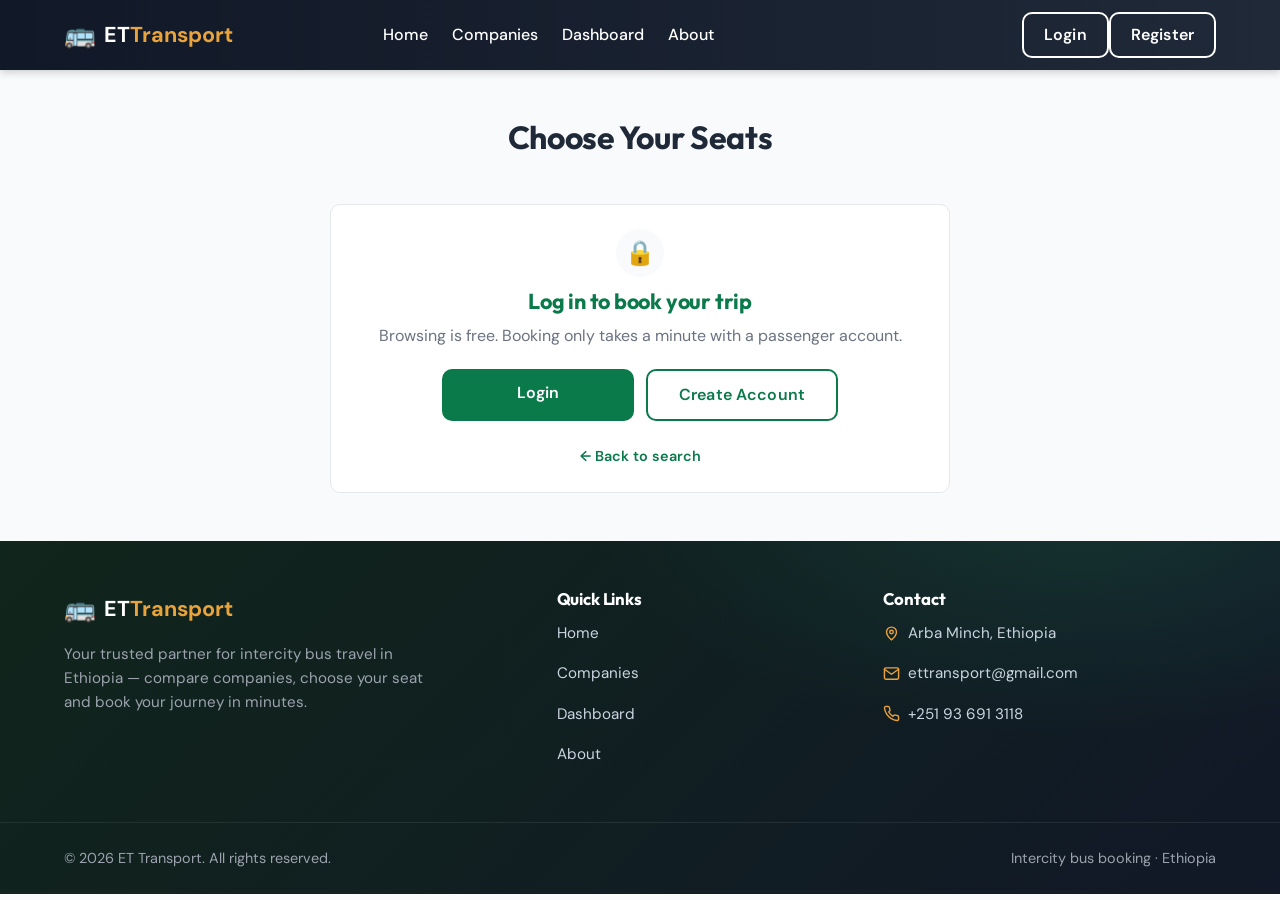
<file: booking.html>
﻿<!DOCTYPE html>
<html lang="en">
<head>
    <meta charset="UTF-8">
    <meta name="viewport" content="width=device-width, initial-scale=1.0">
    <meta name="description" content="Choose your seats for your intercity bus trip with ET Transport.">
    <title>Choose Your Seats | ET Transport</title>
    <link rel="stylesheet" href="css/style.css?v=20260919-mobile-resp">
    <link rel="icon" type="image/x-icon" href="assets/icons/favicon.svg">
<!-- Fonts (DM Sans + Outfit) -->
    <link rel="preconnect" href="https://fonts.googleapis.com">
    <link rel="preconnect" href="https://fonts.gstatic.com" crossorigin>
    <link href="https://fonts.googleapis.com/css2?family=DM+Sans:opsz,wght@9..40,400;9..40,500;9..40,600;9..40,700&family=Outfit:wght@500;600;700;800&display=swap" rel="stylesheet">
</head>
<body>

    <!-- ============ Navigation Bar ============ -->
    <header class="site-header">
        <nav class="navbar container">
            <a href="index.html" class="logo" aria-label="ET Transport home">
                <span class="logo-icon" aria-hidden="true">&#128652;</span>
                <span class="logo-text">ET<span>Transport</span></span>
            </a>

            <ul class="nav-links" id="nav-links">
                <li><a href="index.html">Home</a></li>
                <li><a href="companies.html">Companies</a></li>
                <li><a href="dashboard.html">Dashboard</a></li>
                <li><a href="about.html">About</a></li>
            </ul>

            <div class="nav-actions" data-nav-auth="1">
            </div>

            <button class="nav-toggle" id="nav-toggle" aria-label="Toggle navigation menu" aria-expanded="false">
                <span class="bar"></span><span class="bar"></span><span class="bar"></span>
            </button>
        </nav>
    </header>

    <main class="booking-page container">

        <h1 class="page-title">Choose Your Seats</h1>

        <!-- ============================================
             Auth gate — seat selection is the first interactive
             booking step. Guests may freely browse trips, prices
             and company details, but choosing seats requires a
             passenger account. The Login / Register buttons carry
             this exact page in ?next= so the user returns here
             right after signing in or creating an account.
             ============================================ -->
        <div id="booking-auth-gate" class="card booking-auth-gate" hidden>
            <div class="booking-gate-icon" aria-hidden="true">&#128274;</div>
            <h2 class="booking-gate-title">Log in to book your trip</h2>
            <p class="booking-gate-text">
                Browsing is free. Booking only takes a minute with a passenger account.
            </p>
            <p id="booking-gate-note" class="booking-gate-note" hidden></p>
            <div class="booking-gate-actions">
                <a id="booking-gate-login" class="btn btn-primary" href="login.html">Login</a>
                <a id="booking-gate-register" class="btn btn-secondary" href="register.html">Create Account</a>
            </div>
            <p class="booking-gate-back">
                <a href="search.html" class="back-link">&larr; Back to search</a>
            </p>
        </div>

        <div id="booking-layout" class="booking-layout" hidden>

            <!-- ============ Seat panel ============ -->
            <section class="seat-panel">

                <!-- Trip summary -->
                <div class="card trip-summary">
                    <div class="trip-head">
                        <h2 id="trip-company">Bus Company</h2>
                        <span id="trip-route" class="trip-route">City &rarr; City</span>
                    </div>
                    <ul class="trip-details">
                        <li><span>Departure</span><strong id="trip-depart"></strong></li>
                        <li><span>Arrival</span><strong id="trip-arrive"></strong></li>
                        <li><span>Duration</span><strong id="trip-duration"></strong></li>
                        <li id="trip-pickup-item" hidden><span>Pickup</span><strong id="trip-pickup"></strong></li>
                        <li id="trip-dropoff-item" hidden><span>Drop-off</span><strong id="trip-dropoff"></strong></li>
                        <li><span>Date</span><strong id="booking-date"></strong></li>
                        <li><span>Passengers</span><strong id="passenger-count"></strong></li>
                    </ul>
                </div>

                <!-- Seat selection -->
                <div class="card seat-selection">
                    <div class="selection-top">
                        <h2>Select Seats</h2>
                        <span id="selected-count" class="selected-count"></span>
                    </div>
                    <p id="selected-seats" class="selected-seats"></p>

                    <div class="bus-shell">
                        <div class="driver-area">DRIVER</div>
                        <div id="seat-map" class="seat-grid" role="group" aria-label="Bus seat map"></div>
                    </div>

                    <p id="limit-msg" class="limit-msg" hidden></p>

                    <ul class="seat-legend">
                        <li><span class="swatch available" aria-hidden="true"></span>Available</li>
                        <li><span class="swatch selected" aria-hidden="true"></span>Selected</li>
                        <li><span class="swatch occupied" aria-hidden="true"></span>Occupied</li>
                        <li><span class="swatch unavailable" aria-hidden="true"></span>Unavailable</li>
                    </ul>
                </div>

            </section>

            <!-- ============ Booking summary ============ -->
            <aside class="card booking-summary">
                <h2>Booking Summary</h2>
                <dl>
                    <dt>Trip</dt><dd id="sum-trip"></dd>
                    <dt>Route</dt><dd id="sum-route"></dd>
                    <dt>Date</dt><dd id="sum-date"></dd>
                    <dt>Passengers</dt><dd id="sum-passengers"></dd>
                    <dt>Selected Seats</dt><dd id="sum-seats"></dd>
                    <dt>Price</dt><dd id="sum-price" class="sum-price"></dd>
                </dl>
                <button id="continue-btn" class="btn btn-continue" disabled>Continue</button>
                <p id="continue-msg" class="continue-msg" hidden></p>
            </aside>

        </div>
    </main>

    <!-- ============================================
         Seat-swap picker — when every seat is already
         chosen and a new free seat is clicked, ask which
         chosen seat the new one should replace. Logic in
         js/booking.js (openSwapModal + swapSeats).
         ============================================ -->
    <div id="swap-modal" class="swap-modal" role="dialog" aria-modal="true" aria-labelledby="swap-modal-title" hidden>
        <div class="swap-modal-box">
            <button type="button" id="swap-modal-close" class="swap-modal-close" aria-label="Close dialog">&times;</button>
            <h2 id="swap-modal-title">Swap seats</h2>
            <p class="swap-modal-sub">You already picked <strong id="swap-count"></strong> seats. Which one should <strong id="swap-new"></strong> replace?</p>
            <ul class="swap-choices" id="swap-choices"></ul>
            <div class="swap-modal-actions">
                <button type="button" id="swap-cancel" class="btn btn-secondary">Cancel</button>
            </div>
        </div>
    </div>

    <!-- ============ Footer ============ -->
    <footer class="site-footer">
        <div class="container footer-grid">
            <div class="footer-col footer-brand">
                <a href="index.html" class="logo footer-logo" aria-label="ET Transport home">
                    <span class="logo-icon" aria-hidden="true">&#128652;</span>
                    <span class="logo-text">ET<span>Transport</span></span>
                </a>
                <p class="footer-desc">Your trusted partner for intercity bus travel in Ethiopia &mdash; compare companies, choose your seat and book your journey in minutes.</p>
            </div>

            <div class="footer-col">
                <h4>Quick Links</h4>
                <ul class="footer-links">
                    <li><a href="index.html">Home</a></li>
                    <li><a href="companies.html">Companies</a></li>
                    <li><a href="dashboard.html">Dashboard</a></li>
                    <li><a href="about.html">About</a></li>
                </ul>
            </div>

            <div class="footer-col">
                <h4>Contact</h4>
                <ul class="footer-links footer-contact">
                    <li>
                        <svg viewBox="0 0 24 24" fill="none" stroke="currentColor" stroke-width="2" stroke-linecap="round" stroke-linejoin="round" aria-hidden="true"><path d="M12 21s-7-5.5-7-11a7 7 0 0 1 14 0c0 5.5-7 11-7 11Z"/><circle cx="12" cy="10" r="2.5"/></svg>
                        <span>Arba Minch, Ethiopia</span>
                    </li>
                    <li>
                        <svg viewBox="0 0 24 24" fill="none" stroke="currentColor" stroke-width="2" stroke-linecap="round" stroke-linejoin="round" aria-hidden="true"><rect x="2" y="4" width="20" height="16" rx="2"/><path d="m2 6 10 7L22 6"/></svg>
                        <a href="mailto:ettransport@gmail.com">ettransport@gmail.com</a>
                    </li>
                    <li>
                        <svg viewBox="0 0 24 24" fill="none" stroke="currentColor" stroke-width="2" stroke-linecap="round" stroke-linejoin="round" aria-hidden="true"><path d="M22 16.92v3a2 2 0 0 1-2.18 2 19.79 19.79 0 0 1-8.63-3.07 19.5 19.5 0 0 1-6-6A19.79 19.79 0 0 1 2.08 4.18 2 2 0 0 1 4.06 2h3a2 2 0 0 1 2 1.72c.13.96.36 1.9.7 2.81a2 2 0 0 1-.45 2.11L8.09 9.91a16 16 0 0 0 6 6l1.27-1.27a2 2 0 0 1 2.11-.45c.91.34 1.85.57 2.81.7A2 2 0 0 1 22 16.92Z"/></svg>
                        <a href="tel:+251936913118">+251 93 691 3118</a>
                    </li>
                </ul>
            </div>
        </div>

        <div class="footer-bottom">
            <div class="container footer-bottom-row">
                <p>&copy; 2026 ET Transport. All rights reserved.</p>
                <p class="footer-tagline">Intercity bus booking &middot; Ethiopia</p>
            </div>
        </div>
    </footer>

    <!-- Scripts -->
    <script src="js/main.js"></script>
        <script src="js/auth.js"></script>
    <script src="js/notifications.js?v=20260929-notif-delete"></script>
    <script src="js/data.js"></script>
    <script src="js/booking.js?v=20260918-seat-swap"></script>
</body>
</html>
</file>
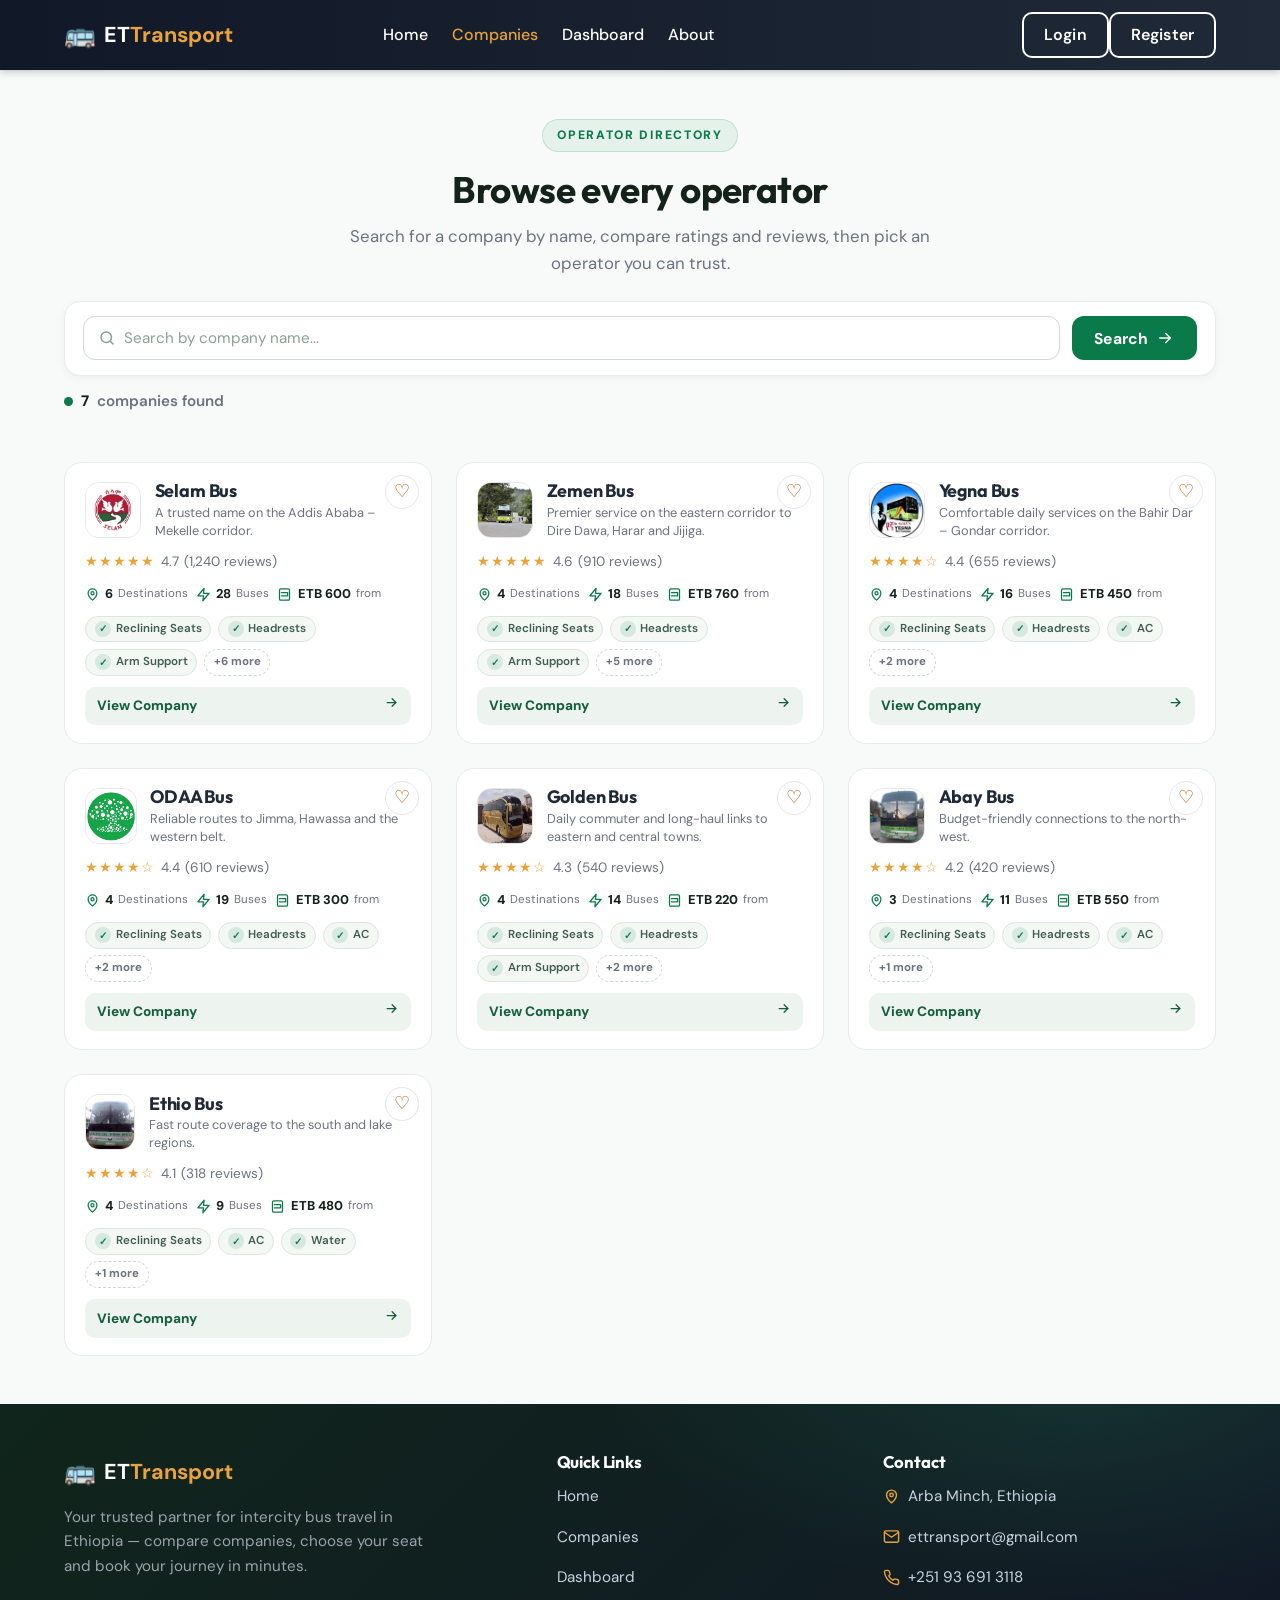
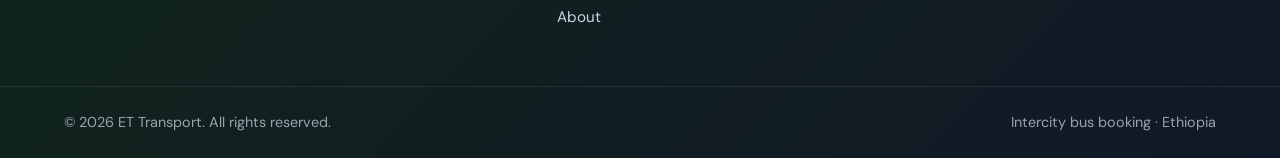
<file: companies.html>
<!DOCTYPE html>
<html lang="en">
<head>
    <meta charset="UTF-8">
    <meta name="viewport" content="width=device-width, initial-scale=1.0">
    <meta name="description" content="Browse all Ethiopian bus companies on ET Transport. Search for a company by name, compare fares and reviews, and favorite your preferred operators.">
    <title>Bus Companies | ET Transport</title>
    <link rel="stylesheet" href="css/style.css?v=20260919-mobile-resp">
    <link rel="icon" type="image/x-icon" href="assets/icons/favicon.svg">
<!-- Fonts (DM Sans + Outfit) -->
    <link rel="preconnect" href="https://fonts.googleapis.com">
    <link rel="preconnect" href="https://fonts.gstatic.com" crossorigin>
    <link href="https://fonts.googleapis.com/css2?family=DM+Sans:opsz,wght@9..40,400;9..40,500;9..40,600;9..40,700&family=Outfit:wght@500;600;700;800&display=swap" rel="stylesheet">
</head>
<body class="companies">

    <!-- ============ Navigation Bar ============ -->
    <header class="site-header">
        <nav class="navbar container">
            <a href="index.html" class="logo" aria-label="ET Transport home">
                <span class="logo-icon" aria-hidden="true">&#128652;</span>
                <span class="logo-text">ET<span>Transport</span></span>
            </a>

            <ul class="nav-links" id="nav-links">
                <li><a href="index.html">Home</a></li>
                <li><a href="companies.html" class="active">Companies</a></li>
                <li><a href="dashboard.html">Dashboard</a></li>
                <li><a href="about.html">About</a></li>
            </ul>

            <div class="nav-actions" data-nav-auth="1">
            </div>

            <button class="nav-toggle" id="nav-toggle" aria-label="Toggle navigation menu" aria-expanded="false">
                <span class="bar"></span>
                <span class="bar"></span>
                <span class="bar"></span>
            </button>
        </nav>
    </header>

    <main>
        <!-- ============================================ -->
        <!-- Operator directory                            -->
        <!-- ============================================ -->
        <section class="companies-directory" id="directory">
            <div class="container">
                <div class="companies-section-head">
                    <p class="search-eyebrow">Operator Directory</p>
                    <h2 class="companies-title">Browse every operator</h2>
                    <p class="companies-subtitle">Search for a company by name, compare ratings and reviews, then pick an operator you can trust.</p>
                </div>

                <!-- Search bar (separate row) -->
                <div class="company-search-row" role="search">
                    <div class="company-toolbar-search">
                        <svg viewBox="0 0 24 24" fill="none" stroke="currentColor" stroke-width="2" stroke-linecap="round" stroke-linejoin="round" aria-hidden="true"><circle cx="11" cy="11" r="7"/><path d="m20 20-3.5-3.5"/></svg>
                        <input type="search" id="company-search" class="company-search" placeholder="Search by company name..." autocomplete="off">
                    </div>
                    <button type="button" id="company-search-btn" class="btn company-search-btn">
                        Search
                        <svg viewBox="0 0 24 24" fill="none" stroke="currentColor" stroke-width="2" stroke-linecap="round" stroke-linejoin="round" aria-hidden="true"><path d="M5 12h14"/><path d="m13 6 6 6-6 6"/></svg>
                    </button>
                </div>

                <!-- Results count (updated by js/companies.js) -->
                <p id="company-stats-bar" class="company-stats-bar">Loading companies&hellip;</p>

                <!-- Company grid (rendered by js/companies.js) -->
                <div id="company-list" class="company-directory-grid"></div>

                <div id="company-directory-empty" class="company-directory-empty" hidden>
                    <span class="company-empty-icon" aria-hidden="true">
                        <svg viewBox="0 0 24 24" fill="none" stroke="currentColor" stroke-width="2" stroke-linecap="round" stroke-linejoin="round"><circle cx="11" cy="11" r="7"/><path d="m20 20-3.5-3.5"/></svg>
                    </span>
                    <p class="company-empty-title">No companies match your search</p>
                    <p class="company-empty-hint">Try a different keyword, loosen a filter, or clear them all to see every operator.</p>
                    <button type="button" id="empty-clear" class="btn btn-primary">Clear Filters</button>
                </div>
            </div>
        </section>
    </main>

    <!-- ============ Footer ============ -->
    <footer class="site-footer">
        <div class="container footer-grid">
            <div class="footer-col footer-brand">
                <a href="index.html" class="logo footer-logo" aria-label="ET Transport home">
                    <span class="logo-icon" aria-hidden="true">&#128652;</span>
                    <span class="logo-text">ET<span>Transport</span></span>
                </a>
                <p class="footer-desc">Your trusted partner for intercity bus travel in Ethiopia &mdash; compare companies, choose your seat and book your journey in minutes.</p>
            </div>

            <div class="footer-col">
                <h4>Quick Links</h4>
                <ul class="footer-links">
                    <li><a href="index.html">Home</a></li>
                    <li><a href="companies.html">Companies</a></li>
                    <li><a href="dashboard.html">Dashboard</a></li>
                    <li><a href="about.html">About</a></li>
                </ul>
            </div>

            <div class="footer-col">
                <h4>Contact</h4>
                <ul class="footer-links footer-contact">
                    <li>
                        <svg viewBox="0 0 24 24" fill="none" stroke="currentColor" stroke-width="2" stroke-linecap="round" stroke-linejoin="round" aria-hidden="true"><path d="M12 21s-7-5.5-7-11a7 7 0 0 1 14 0c0 5.5-7 11-7 11Z"/><circle cx="12" cy="10" r="2.5"/></svg>
                        <span>Arba Minch, Ethiopia</span>
                    </li>
                    <li>
                        <svg viewBox="0 0 24 24" fill="none" stroke="currentColor" stroke-width="2" stroke-linecap="round" stroke-linejoin="round" aria-hidden="true"><rect x="2" y="4" width="20" height="16" rx="2"/><path d="m2 6 10 7L22 6"/></svg>
                        <a href="mailto:ettransport@gmail.com">ettransport@gmail.com</a>
                    </li>
                    <li>
                        <svg viewBox="0 0 24 24" fill="none" stroke="currentColor" stroke-width="2" stroke-linecap="round" stroke-linejoin="round" aria-hidden="true"><path d="M22 16.92v3a2 2 0 0 1-2.18 2 19.79 19.79 0 0 1-8.63-3.07 19.5 19.5 0 0 1-6-6A19.79 19.79 0 0 1 2.08 4.18 2 2 0 0 1 4.06 2h3a2 2 0 0 1 2 1.72c.13.96.36 1.9.7 2.81a2 2 0 0 1-.45 2.11L8.09 9.91a16 16 0 0 0 6 6l1.27-1.27a2 2 0 0 1 2.11-.45c.91.34 1.85.57 2.81.7A2 2 0 0 1 22 16.92Z"/></svg>
                        <a href="tel:+251936913118">+251 93 691 3118</a>
                    </li>
                </ul>
            </div>
        </div>

        <div class="footer-bottom">
            <div class="container footer-bottom-row">
                <p>&copy; 2026 ET Transport. All rights reserved.</p>
                <p class="footer-tagline">Intercity bus booking &middot; Ethiopia</p>
            </div>
        </div>
    </footer>

    <!-- Scripts: shared data (company.js) must load before companies.js -->
    <script src="js/main.js?v=20260912-company-cards-spacing"></script>
        <script src="js/auth.js?v=20260912-company-cards-spacing"></script>
    <script src="js/notifications.js?v=20260929-notif-delete"></script>
    <script src="js/data.js?v=20260912-company-cards-spacing"></script>
    <script src="js/company.js?v=20260912-company-cards-spacing"></script>
    <script src="js/companies.js?v=20260912-company-cards-spacing"></script>
</body>
</html>
</file>
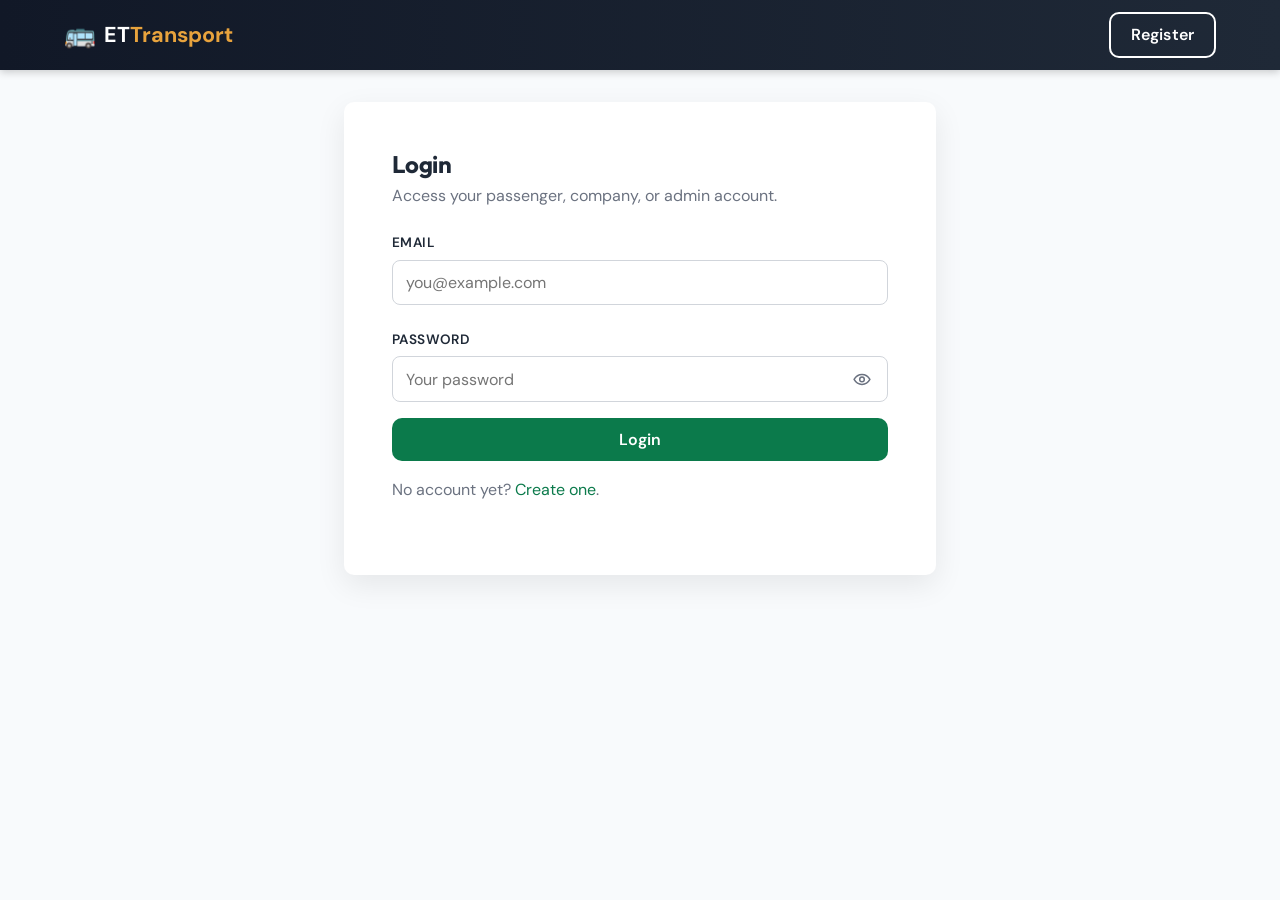
<file: company-dashboard.html>
<!DOCTYPE html>
<html lang="en">
<head>
    <meta charset="UTF-8">
    <meta name="viewport" content="width=device-width, initial-scale=1.0">
    <meta name="description" content="Company operator dashboard for ET Transport">
    <title>Company Dashboard | ET Transport</title>
    <link rel="stylesheet" href="css/style.css?v=20260919-mobile-resp">
    <link rel="stylesheet" href="css/walkin-booking.css?v=20260904-inline-validation-2">
    <link rel="stylesheet" href="css/city-picker.css?v=20260907-swap-fix">
    <link rel="preconnect" href="https://fonts.googleapis.com">
    <link rel="preconnect" href="https://fonts.gstatic.com" crossorigin>
    <link href="https://fonts.googleapis.com/css2?family=DM+Sans:opsz,wght@9..40,400;9..40,500;9..40,600;9..40,700&family=Outfit:wght@600;700;800&display=swap" rel="stylesheet">
    <link rel="icon" type="image/x-icon" href="assets/icons/favicon.svg">
    <style>
 /* minimal company dashboard shell styles.
           Scoped to .cd-* on this page so the shared stylesheet is untouched. */
        /* Main content wrapper padding (extracted from inline style on <main>). */
        main.container { padding-top: 2rem; padding-bottom: 2rem; }
        .cd-banner { display: flex; align-items: center; gap: 1rem; margin-bottom: 1.5rem; }
        .cd-logo { width: 56px; height: 56px; border-radius: 10px; object-fit: contain; background: var(--color-white); border: 1px solid #e5e7eb; }
        .cd-name { font-size: 1.6rem; color: var(--color-dark); margin: 0; }
        .cd-slug { color: var(--color-muted); font-size: 0.9rem; margin: 0.15rem 0 0; }
        .cd-status { padding: 0.25rem 0.6rem; border-radius: 20px; color: var(--color-white); background: #16a34a; font-size: 0.75rem; font-weight: 700; text-transform: uppercase; }
        .cd-stats { display: grid; grid-template-columns: repeat(5, 1fr); gap: var(--space-sm); margin-top: var(--space-md); }
        .cd-stat { padding: 1rem 1.1rem; }
        .cd-stat-value { display: block; font-size: 1.75rem; font-weight: 800; color: var(--color-dark); line-height: 1.2; }
        .cd-stat-label { display: block; font-size: 0.78rem; color: var(--color-muted); text-transform: uppercase; letter-spacing: 0.04em; }
        @media (max-width: 768px) { .cd-stats { grid-template-columns: repeat(2, 1fr); } }

 /* ===== Fleet / Bus management (additive, scoped to .cd-*) ===== */
        .cd-fleet { margin-top: var(--space-md); }
        .cd-fleet-head { display: flex; align-items: center; justify-content: space-between; gap: 1rem; margin-bottom: var(--space-sm); }
        .cd-fleet-head h2 { font-size: 1.2rem; color: var(--color-dark); margin: 0; }
        .cd-fleet-msg { color: var(--color-muted); font-size: 0.9rem; }
        .cd-fleet-empty { padding: 1rem; border: 1px dashed #e5e7eb; border-radius: 8px; color: var(--color-muted); text-align: center; }
        .cd-fleet-error { margin-top: 0.5rem; }
        .cd-bus-list { display: grid; grid-template-columns: repeat(auto-fill, minmax(240px, 1fr)); gap: var(--space-md); }
        .cd-bus-card { padding: 1rem; border: 1px solid #e5e7eb; border-radius: 10px; }
        .cd-bus-name { font-weight: 700; color: var(--color-dark); display: block; }
        .cd-bus-row-text { display: block; font-size: 0.85rem; color: var(--color-muted); margin-top: 0.2rem; }
        .cd-bus-badge { display: inline-block; padding: 0.2rem 0.55rem; border-radius: 20px; font-size: 0.72rem; font-weight: 700; text-transform: uppercase; color: var(--color-white); background: #16a34a; margin-top: 0.4rem; }
        .cd-bus-badge.maintenance { background: #d97706; }
        .cd-bus-badge.inactive { background: #6b7280; }
        .cd-bus-actions { display: flex; align-items: center; gap: 0.5rem; margin-top: 0.75rem; flex-wrap: wrap; }
        .cd-bus-actions select { padding: 0.4rem 0.5rem; font-size: 0.85rem; }
        .cd-bus-form { margin-top: var(--space-md); padding: 1rem; border: 1px solid #e5e7eb; border-radius: 10px; }
        .cd-bus-form h3 { margin: 0 0 0.75rem; font-size: 1.05rem; }
        .cd-bus-form label { display: block; font-size: 0.85rem; font-weight: 600; margin-bottom: 0.25rem; }
        .cd-bus-form input, .cd-bus-form select { width: 100%; padding: 0.6rem 0.7rem; font-size: 0.9rem; border: 1px solid #cbd5e1; border-radius: 6px; }
        .cd-bus-form-row { display: grid; grid-template-columns: 1fr 1fr; gap: var(--space-sm); }
        .cd-bus-form-error { min-height: 1.1rem; font-size: 0.82rem; color: #b91c1c; }
        .cd-bus-form-actions { display: flex; gap: 0.5rem; justify-content: flex-end; }
        @media (max-width: 768px) { .cd-bus-list { grid-template-columns: 1fr; } .cd-bus-form-row { grid-template-columns: 1fr; } }

 /* ===== Trip scheduling (additive, scoped to .cd-*) ===== */
        .cd-trips { margin-top: var(--space-md); }
        .cd-trips-head { display: flex; align-items: center; justify-content: space-between; gap: 1rem; flex-wrap: wrap; }
        .cd-trips-head h2 { font-size: 1.2rem; color: var(--color-dark); margin: 0; }
        .cd-trips-msg { color: var(--color-muted); font-size: 0.9rem; }
        .cd-trips-empty { padding: 1rem; border: 1px dashed #e5e7eb; border-radius: 8px; color: var(--color-muted); text-align: center; }
        .cd-trips-error { margin-top: 0.5rem; }
        .cd-trips-notice { color: #16a34a; font-weight: 600; margin-top: 0.5rem; }
        .cd-trip-affected { color: #b91c1c; font-weight: 600; }
        .cd-trip-list { display: grid; grid-template-columns: repeat(auto-fill, minmax(280px, 1fr)); gap: var(--space-sm); margin-top: var(--space-sm); }
        .cd-trip-card { padding: 1rem; border: 1px solid #e5e7eb; border-radius: 10px; }
        .cd-trip-route { font-weight: 700; color: var(--color-dark); display: block; }
        .cd-trip-row-text { display: block; font-size: 0.85rem; color: var(--color-muted); margin-top: 0.2rem; }
        .cd-trip-price { display: inline-block; font-weight: 800; color: var(--color-primary, #16a34a); margin-top: 0.4rem; }
        .cd-trip-badge { display: inline-block; padding: 0.2rem 0.55rem; border-radius: 20px; font-size: 0.72rem; font-weight: 700; text-transform: uppercase; color: var(--color-white); background: #16a34a; margin-left: 0.4rem; }
        .cd-trip-badge.departed { background: #2563eb; }
        .cd-trip-badge.completed { background: #6b7280; }
        .cd-trip-badge.cancelled { background: #b91c1c; }
        .cd-trip-actions { display: flex; align-items: center; gap: 0.5rem; margin-top: 0.75rem; flex-wrap: wrap; }
        .cd-trip-form { margin-top: var(--space-md); padding: 1rem; border: 1px solid #e5e7eb; border-radius: 10px; }
        .cd-trip-form h3 { margin: 0 0 0.75rem; font-size: 1.05rem; }
        .cd-trip-form label { display: block; font-size: 0.85rem; font-weight: 600; margin-bottom: 0.25rem; }
        .cd-trip-form input, .cd-trip-form select { width: 100%; padding: 0.6rem 0.7rem; font-size: 0.9rem; border: 1px solid #cbd5e1; border-radius: 6px; }
        .cd-trip-form-row { display: grid; grid-template-columns: 1fr 1fr; gap: var(--space-sm); }
        .cd-trip-form-error { min-height: 1.1rem; font-size: 0.82rem; color: #b91c1c; }
        .cd-trip-form-actions { display: flex; gap: 0.5rem; justify-content: flex-end; }

 /* ===== Route catalog (additive, scoped to .cd-*) ===== */
        .cd-routes { margin-top: var(--space-md); }
        .cd-routes-head { display: flex; align-items: center; justify-content: space-between; gap: 1rem; flex-wrap: wrap; }
        .cd-routes-head h2 { font-size: 1.2rem; color: var(--color-dark); margin: 0; }
        .cd-routes-msg { color: var(--color-muted); font-size: 0.9rem; }
        .cd-routes-empty { padding: 1.25rem; border: 1px dashed #d8e4dd; border-radius: 12px; color: var(--color-muted); text-align: center; background: #fafcfb; }
        .cd-routes-error { margin-top: 0.5rem; }
        .cd-route-list { display: grid; grid-template-columns: repeat(auto-fill, minmax(300px, 1fr)); gap: 1rem; margin-top: 1rem; }
        .cd-route-form { margin-top: var(--space-md); padding: 1rem; border: 1px solid #e5e7eb; border-radius: 10px; }
        .cd-route-form h3 { margin: 0 0 0.75rem; font-size: 1.05rem; }
        .cd-route-form label { display: block; font-size: 0.85rem; font-weight: 600; margin-bottom: 0.25rem; }
        .cd-route-form input { width: 100%; padding: 0.6rem 0.7rem; font-size: 0.9rem; border: 1px solid #cbd5e1; border-radius: 6px; }
        .cd-route-form-row { display: grid; grid-template-columns: 1fr 1fr; gap: var(--space-sm); }
        .cd-route-duration-fields { display: flex; gap: .5rem; }
        .cd-route-duration-field { display: flex; align-items: center; gap: .35rem; flex: 1; min-width: 0; }
        .cd-route-duration-field input { flex: 1; min-width: 0; }
        .cd-route-duration-unit { font-size: .8rem; font-weight: 700; color: #617a70; white-space: nowrap; }
        .cd-route-form-error { min-height: 1.1rem; font-size: 0.82rem; color: #b91c1c; }
        .cd-route-form-actions { display: flex; gap: 0.5rem; justify-content: flex-end; }
        @media (max-width: 768px) { .cd-route-list { grid-template-columns: 1fr; } .cd-route-form-row { grid-template-columns: 1fr; } }
        @media (max-width: 768px) { .cd-trip-list { grid-template-columns: 1fr; } .cd-trip-form-row { grid-template-columns: 1fr; } }
 /* ===== Company bookings / passenger tickets (additive, scoped to .cd-*) ===== */
        .cd-bookings { margin-top: var(--space-md); }
        .cd-bookings-head { display: flex; align-items: center; justify-content: space-between; gap: 1rem; flex-wrap: wrap; }
        .cd-bookings-head h2 { font-size: 1.2rem; color: var(--color-dark); margin: 0; }
        .cd-bookings-filters { display: flex; align-items: center; gap: 0.75rem; margin-top: 0.75rem; flex-wrap: wrap; }
        .cd-bookings-filters label { font-size: 0.85rem; font-weight: 600; }
        .cd-bookings-filters select { padding: 0.4rem 0.6rem; font-size: 0.85rem; min-width: 220px; }
        .cd-bookings-msg { color: var(--color-muted); font-size: 0.9rem; }
        .cd-bookings-empty { padding: 1rem; border: 1px dashed #e5e7eb; border-radius: 8px; color: var(--color-muted); text-align: center; }
        .cd-bookings-error { margin-top: 0.5rem; }
        .cd-booking-list { display: grid; grid-template-columns: repeat(auto-fill, minmax(300px, 1fr)); gap: var(--space-sm); margin-top: var(--space-sm); }
        .cd-booking-card { padding: 1rem; border: 1px solid #e5e7eb; border-radius: 10px; }
        .cd-booking-ref { font-weight: 700; color: var(--color-dark); display: block; }
        .cd-booking-route { display: block; font-weight: 600; color: var(--color-primary, #16a34a); margin-top: 0.2rem; }
        .cd-booking-row-text { display: block; font-size: 0.85rem; color: var(--color-muted); margin-top: 0.2rem; }
        .cd-booking-seats { display: inline-block; font-weight: 700; color: var(--color-dark); margin-top: 0.3rem; }
        .cd-booking-price { display: inline-block; font-weight: 800; color: var(--color-primary, #16a34a); margin-left: 0.4rem; }
        .cd-booking-badge { display: inline-block; padding: 0.2rem 0.55rem; border-radius: 20px; font-size: 0.72rem; font-weight: 700; text-transform: uppercase; color: var(--color-white); background: #6b7280; margin-top: 0.4rem; }
        .cd-booking-badge.confirmed { background: #16a34a; }
        .cd-booking-badge.cancelled { background: #b91c1c; }
        .cd-booking-badge.completed { background: #2563eb; }
        .cd-booking-badge.paid { background: #16a34a; }
        .cd-booking-badge.pending { background: #d97706; }
        .cd-booking-badge.failed { background: #b91c1c; }
        .cd-booking-badge.refunded { background: #6b7280; }
        .cd-booking-actions { display: flex; align-items: center; gap: 0.5rem; margin-top: 0.75rem; flex-wrap: wrap; }
        .cd-bookings-tools { display: flex; justify-content: flex-end; margin-bottom: 0.75rem; }
        .cd-booking-toolbar { display: flex; gap: .45rem; padding: .75rem 0 1rem; margin-bottom: .25rem; overflow-x: auto; border-bottom: 1px solid #e5eee9; }.cd-booking-status-filter { flex: 0 0 auto; padding: .52rem .78rem; color: #5c736a; background: #f2f7f4; border: 1px solid #dceae2; border-radius: 8px; cursor: pointer; font: 800 .74rem/1 'DM Sans', sans-serif; }.cd-booking-status-filter:hover { color: #245944; background: #e7f4ec; }.cd-booking-status-filter.is-active { color: #fff; background: #187653; border-color: #187653; box-shadow: 0 4px 10px rgba(24,118,83,.17); }.cd-payment-toolbar { display: flex; gap: .45rem; padding: .75rem 0 1rem; margin-bottom: .25rem; overflow-x: auto; border-bottom: 1px solid #e5eee9; }.cd-payment-filter { flex: 0 0 auto; padding: .52rem .78rem; color: #5c736a; background: #f2f7f4; border: 1px solid #dceae2; border-radius: 8px; cursor: pointer; font: 800 .74rem/1 'DM Sans', sans-serif; }.cd-payment-filter:hover { color: #245944; background: #e7f4ec; }.cd-payment-filter.is-active { color: #fff; background: #187653; border-color: #187653; box-shadow: 0 4px 10px rgba(24,118,83,.17); }
        .cd-walkin-booking-modal { position: fixed; inset: 0; background: rgba(15, 23, 42, 0.55); display: flex; align-items: center; justify-content: center; z-index: 102; padding: 1rem; }
        .cd-walkin-booking-modal[hidden] { display: none; }
        .cd-walkin-booking-box { background: var(--color-white, #fff); border-radius: 12px; border: 1px solid #e5e7eb; width: 100%; max-width: 760px; max-height: 90vh; overflow: auto; padding: 1.1rem; box-shadow: 0 10px 30px rgba(0, 0, 0, 0.2); }
        .cd-walkin-booking-head { display: flex; align-items: center; justify-content: space-between; gap: 1rem; }
        .cd-walkin-booking-head h3 { margin: 0; font-size: 1.1rem; color: var(--color-dark); }
        .cd-walkin-stepper { display: flex; gap: 0.5rem; margin-top: 1rem; flex-wrap: wrap; }
        .cd-walkin-step-pill { display: inline-flex; align-items: center; justify-content: center; min-width: 2.1rem; height: 2.1rem; border-radius: 999px; background: #eef2f7; color: #475569; font-size: 0.72rem; font-weight: 700; }
        .cd-walkin-step-pill.active { background: var(--color-primary, #16a34a); color: #fff; }
        .cd-walkin-step-pill.done { background: #dcfce7; color: #166534; }
        .cd-walkin-step-label { font-size: 0.72rem; color: var(--color-muted); text-transform: uppercase; letter-spacing: 0.04em; }
        .cd-walkin-booking-form { display: grid; gap: 0.8rem; margin-top: 1rem; }
        .cd-walkin-booking-form label { display: block; font-size: 0.85rem; font-weight: 600; margin-bottom: 0.25rem; }
        .cd-walkin-booking-form input, .cd-walkin-booking-form select { width: 100%; padding: 0.6rem 0.7rem; font-size: 0.9rem; border: 1px solid #cbd5e1; border-radius: 6px; }
        .cd-walkin-booking-form-row { display: grid; grid-template-columns: 1fr 1fr; gap: 0.75rem; }
        .cd-walkin-booking-form-actions {
        display: flex;
        justify-content: flex-end;
        gap: 0.5rem;
        margin-top: 0.5rem;
    }
        .cd-walkin-booking-form-actions .btn[hidden] { display: none; }
        .cd-walkin-booking-step { display: none; }
        .cd-walkin-booking-step.active { display: block; }
        .cd-walkin-booking-radio-list { display: grid; gap: 0.65rem; }
        .cd-walkin-booking-radio { display: flex; align-items: center; gap: 0.6rem; padding: 0.8rem 0.9rem; border: 1px solid #dbe3ec; border-radius: 10px; background: #f8fafc; }
        .cd-walkin-booking-radio input { width: auto; }
        .cd-walkin-date-row, .cd-walkin-trip-list { display: grid; gap: 0.7rem; }
        .cd-walkin-trip-cards { display: grid; grid-template-columns: repeat(auto-fill, minmax(200px, 1fr)); gap: 0.7rem; }
        .cd-walkin-trip-card { padding: 0.8rem; border: 1px solid #dce6ef; border-radius: 10px; background: #f8fafc; cursor: pointer; }
        .cd-walkin-trip-card.selected { border-color: var(--color-primary, #16a34a); background: #edfdf3; box-shadow: 0 0 0 2px rgba(22, 163, 74, 0.08); }
        .cd-walkin-trip-card strong { display: block; font-size: 0.95rem; }
        .cd-walkin-trip-meta { display: block; font-size: 0.8rem; color: var(--color-muted); margin-top: 0.2rem; }
        .cd-walkin-trip-price { display: block; font-weight: 700; color: var(--color-primary, #16a34a); margin-top: 0.35rem; }
        .cd-walkin-field-error { margin: 0.35rem 0 0; color: #b91c1c; font-size: 0.82rem; line-height: 1.35; }
        .cd-walkin-field-error[hidden] { display: none; }
        .cd-walkin-booking-info { font-size: 0.82rem; color: var(--color-muted); }
        .cd-walkin-payment-box { border: 1px solid #e5e7eb; border-radius: 10px; background: #f8fafc; padding: 0.8rem; display: grid; gap: 0.7rem; }
        .cd-walkin-transfer-fields { display: none; gap: 0.7rem; }
        .cd-walkin-transfer-fields.visible { display: grid; }
        .cd-walkin-phone-field { display: flex; align-items: stretch; }
        .cd-walkin-phone-field .phone-prefix { display: inline-flex; align-items: center; padding: 0 0.65rem; background: #eef2f7; border: 1px solid #cbd5e1; border-right: none; border-radius: 6px 0 0 6px; font-weight: 700; color: #374151; font-size: 0.9rem; white-space: nowrap; }
        .cd-walkin-phone-field input { width: auto; flex:  1 1 auto; min-width:  0; border-top-left-radius:  0; border-bottom-left-radius: 0; }
        .cd-walkin-gender-list { display: flex; flex-direction: column; gap:  0.4rem; }
        .cd-walkin-gender-list .cd-walkin-booking-radio { padding:  0.55rem 0.75rem; }

 /* ===== Cancel-booking modal (scoped to .cd-*) ===== */
        .cd-cancel-modal { position: fixed; inset: 0; background: rgba(15, 23, 42, 0.55); display: flex; align-items: center; justify-content: center; z-index: 102; padding: 1rem; }
        .cd-cancel-modal[hidden] { display: none; }
        .cd-cancel-box { background: var(--color-white, #fff); border-radius: 12px; border: 1px solid #e5e7eb; width: 100%; max-width: 480px; max-height: 90vh; overflow: auto; padding: 1.1rem; box-shadow: 0 10px 30px rgba(0, 0, 0, 0.2); }
        .cd-cancel-head { display: flex; align-items: center; justify-content: space-between; gap: 1rem; }
        .cd-cancel-head h3 { margin: 0; font-size: 1.15rem; color: var(--color-dark); }
        .cd-cancel-queue-progress { margin-left: auto; padding: 0.2rem 0.55rem; border-radius: 20px; background: #7c3aed; color: #fff; font-size: 0.7rem; font-weight: 700; letter-spacing: 0.03em; }
        .cd-cancel-close { border: 0; background: transparent; font-size: 1.4rem; line-height: 1; color: var(--color-muted); cursor: pointer; padding: 0.25rem; }
        .cd-cancel-close:hover { color: var(--color-dark); }
        .cd-cancel-intro { margin: 0.6rem 0 0; color: var(--color-muted); font-size: 0.88rem; }
        .cd-cancel-summary { display: grid; grid-template-columns: 1fr 1fr; gap: 0.45rem 1rem; margin: 0.9rem 0; padding: 0.85rem; background: #f8fafc; border: 1px solid #e5e7eb; border-radius: 10px; }
        .cd-cancel-field .k { display: block; font-size: 0.7rem; font-weight: 700; text-transform: uppercase; letter-spacing: 0.04em; color: var(--color-muted); }
        .cd-cancel-field .v { display: block; font-weight: 700; color: var(--color-dark); font-size: 0.92rem; margin-top: 0.15rem; word-break: break-word; }
        .cd-cancel-field-wide { grid-column: 1 / -1; }
        .cd-cancel-group { margin: 0.85rem 0 0; }
        .cd-cancel-label { display: block; font-size: 0.78rem; font-weight: 700; color: var(--color-dark); text-transform: uppercase; letter-spacing: 0.04em; margin-bottom: 0.4rem; }
        .cd-cancel-suggestions { display: flex; flex-wrap: wrap; gap: 0.4rem; }
        .cd-cancel-suggestion { padding: 0.4rem 0.7rem; border: 1px solid #d7e3dd; background: #f4faf7; color: #1f5a44; border-radius: 20px; font-size: 0.78rem; font-weight: 600; cursor: pointer; transition: border-color 0.15s, background 0.15s, color 0.15s; }
        .cd-cancel-suggestion:hover { border-color: #18b85c; background: #e6f6ee; color: #14532d; }
        .cd-cancel-suggestion:focus-visible { outline: 2px solid #18b85c; outline-offset: 1px; }
        .cd-cancel-suggestion.is-used { border-style: dashed; opacity: 0.6; }
        .cd-cancel-refund-list { display: grid; grid-template-columns: repeat(3, 1fr); gap: 0.5rem; }
        .cd-cancel-radio { display: flex; align-items: flex-start; gap: 0.4rem; padding: 0.55rem 0.65rem; border: 1px solid #e5e7eb; border-radius: 9px; background: #fff; cursor: pointer; font-size: 0.85rem; color: #374151; }
        .cd-cancel-radio input { margin: 0.15rem 0 0; cursor: pointer; }
        .cd-cancel-radio:hover { border-color: #6cb48c; }
        .cd-cancel-radio:has(input:checked) { border-color: #18b85c; background: #f0faf4; font-weight: 700; color: #14532d; }
        .cd-cancel-reason { width: 100%; padding: 0.6rem 0.75rem; border: 1px solid #cbd5e1; border-radius: 8px; font: inherit; font-size: 0.9rem; color: #1f2937; resize: vertical; min-height: 74px; box-sizing: border-box; }
        .cd-cancel-reason:focus { outline: none; border-color: #18b85c; box-shadow: 0 0 0 3px rgba(24, 184, 92, 0.12); }
        .cd-cancel-reason[aria-invalid="true"] { border-color: #b91c1c; box-shadow: 0 0 0 3px rgba(185, 28, 28, 0.12); }
        .cd-cancel-msg { min-height: 1.1rem; margin: 0.6rem 0 0; font-size: 0.83rem; color: #16a34a; font-weight: 600; }
        .cd-cancel-msg-error { color: #b91c1c; }
        .cd-cancel-actions { display: flex; justify-content: flex-end; gap: 0.55rem; margin-top: 1rem; }

 /* ===== Parcel-delete confirm modal — mirrors the admin dashboard's =====
        password-confirmation UX: red accent bar, disabled-until-typed
        confirm button, inline password error under the field. */
        #parcel-delete-modal .cd-cancel-box { position: relative; max-width: 460px; }
        #parcel-delete-modal .cd-cancel-box::before { content: ''; position: absolute; top: 0; left: 0; right: 0; height: 3px; background: #dc2626; border-radius: 12px 12px 0 0; }
        #parcel-delete-modal .cd-cancel-box .password-field input { width: 100%; padding: .6rem .8rem; padding-right: 3.25rem; border: 1px solid #d1d5db; border-radius: 8px; font: inherit; box-sizing: border-box; }
        #parcel-delete-modal .cd-cancel-box .password-field input:focus { outline: none; border-color: #dc2626; box-shadow: 0 0 0 3px rgba(220,38,38,.12); }
        .cd-parcel-delete-pw-error { margin: .35rem 0 0; color: #b91c1c; font-size: .82rem; line-height: 1.35; }
        .cd-parcel-delete-pw-error[hidden] { display: none; }
        #parcel-delete-modal .cd-cancel-actions .btn:disabled { opacity: .55; cursor: not-allowed; }

 /* ===== Cancel-booking / trip-cancel modals — the same admin-style =====
        password-confirmation UX: red accent bar, disabled-until-typed
        confirm button, inline password error under the field. */
        #cancel-booking-modal .cd-cancel-box,
        #trip-cancel-modal .cd-trip-cancel-box { position: relative; }
        #cancel-booking-modal .cd-cancel-box::before,
        #trip-cancel-modal .cd-trip-cancel-box::before { content: ''; position: absolute; top: 0; left: 0; right: 0; height: 3px; background: #dc2626; border-radius: 12px 12px 0 0; }
        #cancel-booking-modal .cd-cancel-box .password-field input,
        #trip-cancel-modal .cd-trip-cancel-box .password-field input { width: 100%; padding: .6rem .8rem; padding-right: 3.25rem; border: 1px solid #d1d5db; border-radius: 8px; font: inherit; box-sizing: border-box; }
        #cancel-booking-modal .cd-cancel-box .password-field input:focus,
        #trip-cancel-modal .cd-trip-cancel-box .password-field input:focus { outline: none; border-color: #dc2626; box-shadow: 0 0 0 3px rgba(220,38,38,.12); }
        .cd-cancel-pw-error { margin: .35rem 0 0; color: #b91c1c; font-size: .82rem; line-height: 1.35; }
        .cd-cancel-pw-error[hidden] { display: none; }
        #cancel-booking-modal .cd-cancel-actions .btn:disabled,
        #trip-cancel-modal .cd-trip-cancel-actions .btn:disabled { opacity: .55; cursor: not-allowed; }

 /* ===== Trip-cancel confirmation modal (scoped to .cd-*) ===== */
        .cd-trip-cancel-modal { position: fixed; inset: 0; background: rgba(15, 23, 42, 0.55); display: flex; align-items: center; justify-content: center; z-index: 103; padding: 1rem; }
        .cd-trip-cancel-modal[hidden] { display: none; }
        .cd-trip-cancel-box { background: var(--color-white, #fff); border-radius: 12px; border: 1px solid #e5e7eb; width: 100%; max-width: 560px; max-height: 90vh; overflow: auto; padding: 1.1rem; box-shadow: 0 10px 30px rgba(0, 0, 0, 0.2); }
        .cd-trip-cancel-list { display: grid; gap: 0.55rem; margin: 0.9rem 0 0; }
        .cd-trip-cancel-row { display: flex; align-items: center; justify-content: space-between; gap: 0.9rem; padding: 0.65rem 0.75rem; border: 1px solid #e5e7eb; border-radius: 9px; background: #fff; }
        .cd-trip-cancel-row b { display: block; font-size: 0.85rem; color: var(--color-dark); }
        .cd-trip-cancel-sub { display: block; font-size: 0.78rem; color: var(--color-muted); margin-top: 0.15rem; }
        .cd-trip-cancel-amount { font-weight: 700; color: var(--color-dark); font-size: 0.88rem; white-space: nowrap; }
        .cd-trip-cancel-flag { display: inline-block; margin-left: 0.45rem; padding: 0.08rem 0.45rem; border-radius: 20px; font-size: 0.66rem; font-weight: 700; text-transform: uppercase; letter-spacing: 0.03em; background: #fee2e2; color: #b91c1c; vertical-align: 2px; }
        .cd-trip-cancel-empty { margin: 0.9rem 0 0; padding: 0.85rem; border: 1px dashed #e5e7eb; border-radius: 10px; color: var(--color-muted); font-size: 0.85rem; text-align: center; }
        .cd-trip-cancel-note { margin: 0.7rem 0 0; font-size: 0.8rem; font-weight: 700; color: #7c3aed; }
        .cd-trip-cancel-msg { min-height: 1.1rem; margin: 0.6rem 0 0; font-size: 0.83rem; color: #16a34a; font-weight: 600; }
        .cd-trip-cancel-msg-error { color: #b91c1c; }
        .cd-trip-cancel-actions { display: flex; justify-content: flex-end; gap: 0.55rem; margin-top: 1rem; }

 /* ===== Trip-delete confirmation modal (scoped to .cd-*) ===== */
        .cd-trip-delete-modal { position: fixed; inset: 0; background: rgba(15, 23, 42, 0.55); display: flex; align-items: center; justify-content: center; z-index: 104; padding: 1rem; }
        .cd-trip-delete-modal[hidden] { display: none; }
        .cd-trip-delete-box { background: var(--color-white, #fff); border-radius: 12px; border: 1px solid #e5e7eb; width: 100%; max-width: 440px; max-height: 90vh; overflow: auto; padding: 1.1rem; box-shadow: 0 10px 30px rgba(0, 0, 0, 0.2); }
        .cd-trip-delete-msg { min-height: 1.1rem; margin: 0.6rem 0 0; font-size: 0.83rem; color: #b91c1c; font-weight: 600; }
        .cd-trip-delete-actions { display: flex; justify-content: flex-end; gap: 0.55rem; margin-top: 1rem; }
        @media (max-width: 480px) { .cd-cancel-refund-list { grid-template-columns: 1fr; } .cd-cancel-summary { grid-template-columns: 1fr; } }

 /* ===== Revenue / Payments (read-only, scoped to .cd-*) ===== */
        .cd-revenue-head { display: flex; align-items: center; justify-content: space-between; gap: 1rem; margin-top: var(--space-md); }
        .cd-revenue-head h2 { font-size: 1.2rem; color: var(--color-dark); margin: 0; }
        .cd-revenue-msg { color: var(--color-muted); font-size: 0.9rem; }
        .cd-revenue-error { margin-top: 0.5rem; }
        .cd-revenue-filters { display: flex; flex-wrap: wrap; align-items: center; gap: 0.5rem 0.75rem; margin-top: var(--space-sm); }
        .cd-revenue-filters label { font-size: 0.8rem; font-weight: 600; color: var(--color-dark); }
        .cd-revenue-filters select, .cd-revenue-filters input { padding: 0.4rem 0.6rem; font-size: 0.85rem; border: 1px solid #cbd5e1; border-radius: 6px; }
        .cd-revenue-empty { padding: 1rem; border: 1px dashed #e5e7eb; border-radius: 8px; color: var(--color-muted); text-align: center; }
        .cd-payment-list { display: grid; grid-template-columns: repeat(auto-fill, minmax(280px, 1fr)); gap: var(--space-sm); }
        /* The grid containers above override the UA [hidden] rule, so a zero-result
           filter would otherwise leave stale items visible under the empty state.
           Re-apply hidden so hide/show toggling in company-dashboard.js always wins. */
        .cd-bus-list[hidden], .cd-trip-list[hidden], .cd-booking-list[hidden], .cd-payment-list[hidden], .cd-route-list[hidden] { display: none; }
        .cd-payment-card { padding: 1rem; border: 1px solid #e5e7eb; border-radius: 10px; display: flex; flex-direction: column; gap: 0.15rem; }
        .cd-payment-ref { font-weight: 700; color: var(--color-dark); }
        .cd-payment-route { font-size: 0.9rem; color: var(--color-dark); margin: 0.15rem 0; }
        .cd-payment-row-text { display: block; font-size: 0.82rem; color: var(--color-muted); }
        .cd-payment-amount { font-weight: 700; color: var(--color-primary, #16a34a); margin-top: 0.25rem; }
        .cd-payment-badge { display: inline-block; padding: 0.15rem 0.5rem; border-radius: 20px; font-size: 0.72rem; font-weight: 700; text-transform: uppercase; color: var(--color-white); background: #16a34a; vertical-align: middle; }
        .cd-payment-badge.pending { background: #d97706; }
        .cd-payment-badge.failed { background: #dc2626; }
        .cd-payment-badge.refunded { background: #6b7280; }
        /* ===== Revenue overview modal (migrated from the admin Revenue detail) ===== */
        .cd-revenue-head-actions { display: flex; align-items: center; gap: 0.5rem; }
        .cd-revenue-overview-modal { position: fixed; inset: 0; display: flex; align-items: center; justify-content: center; background: rgba(15, 23, 42, 0.55); z-index: 106; padding: 1rem; }
        .cd-revenue-overview-modal[hidden] { display: none; }
        .cd-revenue-overview-box { width: min(780px, 94vw); max-height: 90vh; overflow-y: auto; background: #fff; border-radius: 14px; padding: 1.25rem 1.4rem; box-shadow: 0 18px 50px rgba(0, 0, 0, 0.28); }
        .cd-revenue-overview-head { display: flex; align-items: flex-start; justify-content: space-between; gap: 0.75rem; padding-bottom: 0.9rem; margin-bottom: 0.8rem; border-bottom: 1px solid #e7eeea; }
        .cd-revenue-overview-head h3 { margin: 0; font-size: 1.15rem; color: #163a33; }
        .cd-revenue-overview-sub { margin: 0.25rem 0 0; color: #687d75; font-size: 0.85rem; }
        .cd-revenue-overview-period { display: flex; flex-wrap: wrap; align-items: end; gap: 0.65rem 0.75rem; padding-bottom: 0.85rem; margin-bottom: 0.8rem; border-bottom: 1px solid #e7eeea; }
        .cd-revenue-overview-period .cd-ov-field { display: flex; flex-direction: column; gap: 0.3rem; min-width: 8.5rem; }
        .cd-revenue-overview-period .cd-ov-field label { margin: 0; font-size: 0.7rem; font-weight: 800; letter-spacing: 0.04em; text-transform: uppercase; color: #5c6d67; }
        .cd-revenue-overview-period select { width: 100%; min-width: 0; min-height: 2.5rem; margin: 0; padding: 0.4rem 0.6rem; font-size: 0.85rem; background: #fff; border: 1px solid #ccdcd3; border-radius: 8px; font-weight: 700; }
        .cd-revenue-overview-period .btn { margin: 0; }
        .cd-revenue-overview-period-label { margin-left: auto; align-self: center; color: #38635a; font-size: 0.78rem; font-weight: 800; white-space: nowrap; }
        .cd-revenue-overview-stats { display: flex; gap: 0.55rem; flex-wrap: wrap; margin-bottom: 0.9rem; }
        .cd-revenue-overview-stat { flex: 1 1 140px; min-width: 120px; padding: 0.6rem 0.7rem; background: #f2f7f4; border: 1px solid #dce9e1; border-radius: 10px; text-align: center; }
        .cd-revenue-overview-stat span { display: block; color: #5c6d67; font-size: 0.66rem; font-weight: 800; text-transform: uppercase; letter-spacing: 0.04em; }
        .cd-revenue-overview-stat strong { display: block; margin-top: 0.2rem; color: #163a33; font-size: 1.05rem; }
        .cd-revenue-overview-wrap { overflow-x: auto; }
        .cd-revenue-overview-table { width: 100%; border-collapse: collapse; }
        .cd-revenue-overview-table th, .cd-revenue-overview-table td { padding: 0.65rem 0.85rem; border-bottom: 1px solid #e7eeea; text-align: right; white-space: nowrap; }
        .cd-revenue-overview-table th:first-child, .cd-revenue-overview-table td:first-child { text-align: left; }
        .cd-revenue-overview-table th { font-size: 0.7rem; font-weight: 800; letter-spacing: 0.04em; text-transform: uppercase; color: #5c6d67; background: #f4f9f6; }
        .cd-revenue-overview-table tbody tr.cd-revenue-overview-total td { font-weight: 800; color: #163a33; border-top: 2px solid #dce9e1; background: #f2f7f4; }
        @media (max-width: 600px) { .cd-revenue-overview-period-label { margin-left: 0; width: 100%; } }

        /* ===== Refund requests (passenger-initiated cancellation refunds) ===== */
        .cd-refunds-head { display: flex; align-items: center; justify-content: space-between; gap: 1rem; margin-top: var(--space-md); flex-wrap: wrap; }
        .cd-refunds-head h2 { font-size: 1.2rem; color: var(--color-dark); margin: 0; }
        .cd-refunds-head .cd-refunds-eyebrow { display: block; margin: .1rem 0 0; color: var(--color-muted); font-size: .82rem; }
        .cd-refunds-head-actions { display: flex; align-items: center; gap: .5rem; }

        /* KPI summary strip — at-a-glance counts + total refunded. */
        .cd-refund-summary { display: grid; grid-template-columns: repeat(4, minmax(0, 1fr)); gap: .55rem; padding: .85rem .95rem; margin-top: .5rem; background: #f4f9f6; border: 1px solid #dce9e1; border-radius: 14px; }
        .cd-refund-summary[hidden] { display: none; }
        .cd-refund-summary-stat { display: flex; flex-direction: column; gap: .1rem; min-width: 0; }
        .cd-refund-summary-stat b { color: #163a33; font-size: 1.08rem; letter-spacing: -.01em; }
        .cd-refund-summary-stat span { color: #5c6d67; font: 800 .64rem/1 var(--font-sans); letter-spacing: .05em; text-transform: uppercase; white-space: nowrap; overflow: hidden; text-overflow: ellipsis; }
        .cd-refund-summary-stat.pending b { color: #b45309; }
        .cd-refund-summary-stat.approved b { color: #15803d; }
        .cd-refund-summary-stat.rejected b { color: #b91c1c; }
        .cd-refund-summary-stat.total b { color: #163a33; }
        @media (max-width: 700px) { .cd-refund-summary { grid-template-columns: repeat(2, 1fr); } }

        /* Status filter toolbar */
        .cd-refund-status-toolbar { display: flex; align-items: center; flex-wrap: wrap; gap: .45rem; padding: .65rem 0 .35rem; }
        .cd-refund-status-filter { flex: 0 0 auto; display: inline-flex; align-items: center; gap: .35rem; padding: .52rem .8rem; color: #5c736a; background: #f2f7f4; border: 1px solid #dceae2; border-radius: 10px; cursor: pointer; font: 800 .74rem/1 var(--font-sans); transition: background .15s ease, border-color .15s ease, color .15s ease; }
        .cd-refund-status-filter:hover { background: #e4efe8; border-color: #cbdccf; }
        .cd-refund-status-filter.is-active { color: #102c27; background: #dcefe5; border-color: #2f9e68; box-shadow: inset 0 0 0 1px #2f9e68; }
        .cd-refund-status-filter .cd-refund-count { background: #edf2ee; border-radius: 99px; color: #5c736a; display: inline-block; font-size: .68rem; font-weight: 800; line-height: 1; min-width: 1.1rem; padding: .14rem .36rem; }
        .cd-refund-status-filter[data-refund-status="pending"] .cd-refund-count { background: #f59e0b; color: #fff; }
        .cd-refund-status-filter.is-active .cd-refund-count { background: #177550; color: #fff; }

        .cd-refund-msg { color: var(--color-muted); font-size: .9rem; }
        .cd-refund-error { margin-top: .5rem; }
        .cd-refund-empty { padding: 2.1rem 1.1rem; border: 1px dashed #d9e4de; border-radius: 14px; color: var(--color-muted); text-align: center; font-size: .88rem; }
        .cd-refund-empty .cd-refund-empty-ico { display: inline-flex; align-items: center; justify-content: center; width: 46px; height: 46px; margin: 0 auto .6rem; border-radius: 50%; background: #e7f2ea; color: #177550; }
        .cd-refund-empty small { display: block; margin-top: .15rem; color: #8aa299; }
        /* Refund request cards */
        .cd-refund-list { display: grid; grid-template-columns: repeat(auto-fill, minmax(312px, 1fr)); gap: var(--space-sm); }
        .cd-refund-list[hidden] { display: none; }
        .cd-refund-card { position: relative; overflow: hidden; padding: 1rem .95rem 0.9rem; border: 1px solid #e5e7eb; border-radius: 14px; background: #fff; display: flex; flex-direction: column; gap: .55rem; box-shadow: 0 1px 3px rgba(20, 56, 47, .05); }
        .cd-refund-card.pending::before, .cd-refund-card.approved::before, .cd-refund-card.rejected::before { content: ''; position: absolute; top: 0; left: 0; right: 0; height: 3px; }
        .cd-refund-card.pending::before { background: #f59e0b; }
        .cd-refund-card.approved::before { background: #22c55e; }
        .cd-refund-card.rejected::before { background: #ef4444; }

        .cd-refund-card-head { display: flex; align-items: center; gap: .6rem; }
        .cd-refund-avatar { display: inline-flex; align-items: center; justify-content: center; width: 34px; height: 34px; border-radius: 50%; background: #e7f2ea; color: #177550; font: 800 .86rem/1 var(--font-sans); flex: 0 0 auto; }
        .cd-refund-who { display: flex; flex-direction: column; min-width: 0; }
        .cd-refund-who strong { color: var(--color-dark); font-size: .9rem; overflow: hidden; text-overflow: ellipsis; white-space: nowrap; }
        .cd-refund-who small { color: var(--color-muted); font-size: .76rem; overflow: hidden; text-overflow: ellipsis; white-space: nowrap; }
        .cd-refund-badge { display: inline-block; padding: .16rem .55rem; border-radius: 20px; font-size: .7rem; font-weight: 700; text-transform: uppercase; color: #fff; background: #d97706; margin-left: auto; white-space: nowrap; }
        .cd-refund-badge.approved { background: #16a34a; }
        .cd-refund-badge.rejected { background: #dc2626; }
        .cd-refund-when { display: block; margin-top: .15rem; font-size: .74rem; color: var(--color-muted); }

        .cd-refund-ref { display: inline-block; font: 700 .78rem/1 ui-monospace, 'Cascadia Mono', 'Courier New', monospace; color: #163a33; background: #f0f5f2; padding: .12rem .45rem; border-radius: 6px; }
        .cd-refund-route { display: flex; align-items: center; gap: .4rem; font-size: .92rem; color: var(--color-dark); }
        .cd-refund-route .cd-refund-route-arrow { display: inline-flex; align-items: center; justify-content: center; width: 22px; height: 22px; border-radius: 50%; background: #e8f0ec; color: #177550; flex: 0 0 auto; }
        .cd-refund-route .cd-refund-route-depart { margin-left: auto; font-size: .78rem; color: #5c6d67; white-space: nowrap; }
        .cd-refund-route .cd-refund-route-depart em { display: block; font: 700 .72rem/1 var(--font-sans); color: #163a33; }

        .cd-refund-amount-block { display: flex; align-items: center; justify-content: space-between; gap: .5rem; padding: .55rem .7rem; background: linear-gradient(135deg, #f4faf6, #eef5f0); border: 1px solid #dce9e1; border-radius: 10px; }
        .cd-refund-amount-block .cd-refund-amount { font: 800 1.12rem/1 var(--font-sans); color: #14532d; letter-spacing: -.01em; }
        .cd-refund-amount-block .cd-refund-amount small { display: block; font-size: .72rem; color: #5c6d67; }
        .cd-refund-chip { display: inline-flex; align-items: center; gap: .3rem; padding: .3rem .55rem; border-radius: 20px; font: 800 .68rem/1 var(--font-sans); background: #e6f4ea; color: #15803d; white-space: nowrap; }
        .cd-refund-chip.half { background: #fef3e2; color: #b45309; }

        .cd-refund-dest { display: flex; align-items: flex-start; gap: .45rem; font-size: .8rem; color: var(--color-muted); line-height: 1.35; min-width: 0; }
        .cd-refund-dest .cd-refund-dest-ico { display: inline-flex; align-items: center; justify-content: center; width: 20px; height: 20px; flex: 0 0 auto; border-radius: 6px; background: #edf2ee; color: #5c6d67; }
        .cd-refund-dest b { display: block; color: var(--color-dark); font-size: .82rem; }
        .cd-refund-dest small { color: var(--color-muted); }

        .cd-refund-processed-info { display: flex; align-items: flex-start; gap: .45rem; font-size: .78rem; color: var(--color-muted); line-height: 1.45; }
        .cd-refund-processed-info .cd-refund-dest-ico { display: inline-flex; align-items: center; justify-content: center; width: 20px; height: 20px; flex: 0 0 auto; border-radius: 6px; }

        .cd-refund-card-actions { display: flex; gap: .5rem; justify-content: flex-end; padding-top: .15rem; }
        .cd-refund-card-actions .btn { flex: 0 0 auto; }
        @media (max-width: 600px) {
            .cd-refund-list { grid-template-columns: 1fr; }
            .cd-refund-card-actions .btn { flex: 1 1 auto; }
            .cd-refund-route .cd-refund-route-depart { display: none; }
        }
/* ===== Refund process / reject modals ===== */
        .cd-refund-modal { position: fixed; inset: 0; display: flex; align-items: center; justify-content: center; background: rgba(15, 23, 42, 0.55); z-index: 104; padding: 1rem; }
        .cd-refund-modal[hidden] { display: none; }
        .cd-refund-box { position: relative; width: min(580px, 94vw); max-height: 92vh; overflow-y: auto; background: #fff; border-radius: 16px; border: 1px solid #e2eae6; box-shadow: 0 18px 50px rgba(0, 0, 0, 0.28); }
        .cd-refund-box::before { content: ''; position: absolute; top: 0; left: 0; right: 0; height: 4px; background: linear-gradient(90deg, #177550, #22c55e); }
        .cd-refund-head { display: flex; align-items: center; justify-content: space-between; gap: 1rem; }
        .cd-refund-head h3 { margin: 0; font-size: 1.15rem; color: #163a33; }
        .cd-refund-head-sub { margin: .15rem 0 0; color: #687d75; font-size: .84rem; }
        .cd-refund-close { border: 0; background: transparent; width: 1.9rem; height: 1.9rem; display: inline-flex; align-items: center; justify-content: center; font-size: 1.3rem; line-height: 1; color: #5c6d67; cursor: pointer; border-radius: 8px; }
        .cd-refund-close:hover { color: #b91c1c; background: #fdf1f1; }
        .cd-refund-box-inner { display: flex; flex-direction: column; gap: .95rem; padding: 1.1rem 1.2rem 1.05rem; }

        /* Hero amount */
        .cd-refund-hero { display: flex; align-items: center; gap: .6rem; padding: .7rem .8rem; background: linear-gradient(135deg, #eef5f0, #e4efe8); border: 1px solid #d3e2d7; border-radius: 12px; }
        .cd-refund-hero-ico { display: inline-flex; align-items: center; justify-content: center; width: 40px; height: 40px; border-radius: 50%; background: #177550; color: #fff; flex: 0 0 auto; }
        .cd-refund-hero-label { display: block; font: 800 .64rem/1 var(--font-sans); letter-spacing: .05em; text-transform: uppercase; color: #5c6d67; }
        .cd-refund-hero-amount { display: block; font: 800 1.35rem/1 var(--font-sans); color: #14532d; letter-spacing: -.01em; }

        /* Summary grid */
        .cd-refund-fields { display: grid; grid-template-columns: 1fr 1fr; gap: .5rem .95rem; padding: .8rem .9rem; background: #f8fafc; border: 1px solid #e5e7eb; border-radius: 12px; }
        .cd-refund-fields .cd-refund-field.wide { grid-column: 1 / -1; }
        .cd-refund-field .k { display: block; font-size: .68rem; font-weight: 800; text-transform: uppercase; letter-spacing: .04em; color: #5c6d67; }
        .cd-refund-field .v { display: block; font-weight: 700; color: #163a33; font-size: .92rem; margin-top: .12rem; word-break: break-word; }

        /* Keep inline icons inside their chips always sized (never the 300x150 default). */
        .cd-refund-hero-ico svg, .cd-refund-input-ico svg, .cd-refund-dest-ico svg, .cd-refund-empty-ico svg { display: block; width: 100%; height: 100%; }
        .cd-refund-security-head svg { display: block; width: 18px; height: 18px; flex: 0 0 auto; }

        .cd-refund-box.reject::before { background: linear-gradient(90deg, #dc2626, #f59e0b); }
        .cd-refund-box.reject .cd-refund-hero { background: #fdf3f3; border-color: #f3d6d6; }
        .cd-refund-box.reject .cd-refund-hero-ico { background: #dc2626; }
        .cd-refund-box.reject .cd-refund-hero-amount { color: #b91c1c; }
        @media (max-width: 560px) { .cd-refund-fields { grid-template-columns: 1fr; } .cd-refund-hero { flex-wrap: wrap; } }

/* Form sections inside the modals */
        .cd-refund-section { display: flex; flex-direction: column; gap: .4rem; }
        .cd-refund-section-label { display: flex; align-items: center; gap: .45rem; padding: .28rem .55rem; border-radius: 8px; background: #eef4f1; color: #4c635b; font: 800 .72rem/1 var(--font-sans); letter-spacing: .03em; text-transform: uppercase; }
        .cd-refund-step { display: inline-flex; align-items: center; justify-content: center; width: 20px; height: 20px; border-radius: 50%; background: #177550; color: #fff; font: 800 .72rem/1 var(--font-sans); flex: 0 0 auto; }
        .cd-refund-input-wrap { position: relative; }
        .cd-refund-input-ico { position: absolute; left: .65rem; top: 50%; transform: translateY(-50%); display: inline-flex; align-items: center; justify-content: center; width: 18px; height: 18px; color: #5c6d67; pointer-events: none; }
        .cd-refund-input { width: 100%; padding: .6rem .75rem; padding-left: 2.35rem; border: 1px solid #ccdcd3; border-radius: 10px; font: inherit; background: #fff; box-sizing: border-box; }
        .cd-refund-input:focus { outline: none; border-color: #2f9e68; box-shadow: 0 0 0 3px rgba(47, 158, 104, .14); }
        .cd-refund-input-hint { font-size: .76rem; color: #8aa299; margin: .05rem 0 0; }
        .cd-refund-security { display: flex; flex-direction: column; gap: .35rem; padding: .6rem .7rem; background: #fdf6f0; border: 1px solid #f3ded4; border-radius: 12px; }
        .cd-refund-security-head { display: flex; align-items: center; gap: .45rem; color: #8a4b1f; font: 800 .74rem/1 var(--font-sans); letter-spacing: .03em; text-transform: uppercase; }
        .cd-refund-security .password-field input { width: 100%; padding: .55rem .75rem; padding-right: 3.1rem; border: 1px solid #e4c8b9; border-radius: 10px; font: inherit; box-sizing: border-box; }
        .cd-refund-security .password-field input:focus { outline: none; border-color: #b45309; box-shadow: 0 0 0 3px rgba(180, 83, 9, .13); }
        .cd-refund-security-hint { font-size: .76rem; color: #9a6a48; }

        .cd-refund-msg { min-height: 1.1rem; margin: 0; font-size: .83rem; color: #16a34a; font-weight: 600; }
        .cd-refund-msg.error { color: #b91c1c; }
        .cd-refund-actions { display: flex; justify-content: flex-end; gap: .55rem; }
        .cd-refund-actions .btn:disabled { opacity: .55; cursor: not-allowed; }
        .cd-refund-actions .btn-primary { background: #177550; border-color: #177550; color: #fff; }
        .cd-refund-actions .btn-primary:hover { background: #105c3e; border-color: #105c3e; }
        .cd-refund-actions .btn-danger { background: #dc2626; border-color: #dc2626; color: #fff; }
        .cd-refund-actions .btn-danger:hover { background: #b91c1c; border-color: #b91c1c; }
        .cd-refund-box.reject .cd-refund-security { background: #fdf1f1; border-color: #f3d6d6; }
        .cd-refund-box.reject .cd-refund-security .password-field input { border-color: #e5bcbc; }
        .cd-refund-box.reject .cd-refund-security .password-field input:focus { border-color: #b91c1c; box-shadow: 0 0 0 3px rgba(185, 28, 28, .12); }
 /* ===== Company reviews (additive, scoped to .cd-*) ===== */
        .cd-reviews { margin-top: var(--space-md); }
        .cd-reviews-head { display: flex; align-items: center; justify-content: space-between; gap: 1rem; flex-wrap: wrap; }
        .cd-reviews-head h2 { font-size: 1.2rem; color: var(--color-dark); margin: 0; }
        .cd-reviews-msg { color: var(--color-muted); font-size: 0.9rem; }
        .cd-reviews-error { margin-top: 0.5rem; }
        .cd-reviews-summary { display: grid; grid-template-columns: auto auto; justify-content: start; column-gap: 1.1rem; align-items: center; padding: 1rem 1.1rem; margin-top: var(--space-sm); background: #f4faf6; border: 1px solid #d7e8de; border-radius: 14px; }
        .cd-review-score { grid-row: 1 / 3; font: 800 2.4rem/1 'Outfit', sans-serif; color: #163a33; }
        .cd-review-stars { color: #f59e0b; letter-spacing: 2px; font-size: 1rem; }
        .cd-review-count { color: var(--color-muted); font-size: 0.85rem; }
        .cd-review-list { display: grid; grid-template-columns: repeat(auto-fill, minmax(280px, 1fr)); gap: var(--space-sm); margin-top: var(--space-sm); }
        .cd-review-list[hidden] { display: none; }
        .cd-review-card { padding: 1rem; border: 1px solid #e5e7eb; border-radius: 10px; background: #fff; display: flex; flex-direction: column; gap: 0.55rem; }
        .cd-review-card-head { display: flex; align-items: center; gap: 0.5rem; flex-wrap: wrap; }
        .cd-review-card-head strong { color: var(--color-dark); font-size: 0.92rem; }
        .cd-review-badge { padding: 0.15rem 0.5rem; border-radius: 16px; font-size:  0.72rem; font-weight:  700; color: #15803d; background: #dcfce7; }
        .cd-review-when { margin-left: auto; font-size: 0.8rem; color: var(--color-muted); }
        .cd-review-stars-row { margin: 0; color: #f59e0b; letter-spacing:  2px; font-size: 1rem; }
        .cd-review-text { margin: 0; font-size: 0.9rem; line-height: 1.6; color: var(--color-text); }
        .cd-review-no-comment { color: var(--color-muted); font-style: oblique; }
        .cd-review-empty { padding: 1rem; border: 1px dashed #e5e7eb; border-radius: 8px; color: var(--color-muted); text-align: center; }
        .cd-reviews-head .btn { flex: 0 0 auto; }

        .cd-review-filterbar { display: flex; flex-wrap: wrap; gap: 0.45rem; padding: 0.6rem 0; }
        .cd-review-filterbar[hidden] { display: none; }
        .cd-review-filter { display: inline-flex; align-items: center; gap: 0.3rem; padding: 0.45rem 0.8rem; color: #587068; background: #fff; border:  1px solid #e5e7eb; border-radius: 10px; cursor: pointer; font:  800 0.78rem/1 'DM Sans', sans-serif; }
        .cd-review-filter:hover { border-color: #6cb48c; }
        .cd-review-filter.is-active { color: #fff; background: #187653; border-color: #187653; }
        .cd-review-filter-count { display: inline-grid; place-items: center; min-width: 1.1rem; height:  1.1rem; padding: 0.15rem; border-radius: 50%; background: rgba(0, 0, 0, .1); font-size:  0.7rem; }
        .cd-review-actions { display: flex; align-items: center; gap: 0.5rem; margin-top:  0.25rem; }
        .cd-review-like { display: inline-flex; align-items: center; gap: 0.3rem; padding: 0.3rem 0.65rem; color: #6b7c76; background: #f3f7f5; border:  1px solid #e3ece7; border-radius: 50px; cursor: pointer; font-size:  0.82rem; font-weight:  700; }
        .cd-review-like:hover { color: #b91c1c; border-color: #eec5c5; }
        .cd-review-like.is-liked { color: #b91c1c; background: #fdeeee; border-color: #f3c2c2; }
        .cd-review-reply-btn { margin-left: auto; padding: 0.3rem 0.65rem; color: #176447; background: #eff8f3; border:  1px solid #cce5d7; border-radius: 50px; cursor: pointer; font-size:  0.8rem; font-weight:  700; }
        .cd-review-reply-btn:hover { background: #e2f3e9; }
        .cd-review-reply { margin-top: 0.6rem; padding: 0.7rem 1rem; background: #f4faf6; border-left:  3px solid #6cb48c; border-radius: 8px; }
        .cd-review-reply-label { display: block; font-size: 0.68rem; font-weight:  800; color: #2e6e59; text-transform: uppercase; letter-spacing:  0.05em; margin-bottom:  0.3rem; }
        .cd-review-reply p { margin: 0; font-size: 0.88rem; line-height: 1.55; color: var(--color-text); }
        .cd-review-reply-meta { display: block; margin-top: 0.35rem; font-size: 0.78rem; color: var(--color-muted); }
        .cd-review-reply-meta button { padding: 0; color: #176447; background: transparent; border: 0; cursor: pointer; font-size: inherit; font-weight:  700; text-decoration: underline; }
        .cd-review-reply-editor { margin-top: 0.6rem; padding: 0.7rem 1rem; background: #f4faf6; border:  1px solid #d7e8de; border-radius: 9px; }
        .cd-review-reply-input { width: 100%; min-height: 4.5rem; padding: 0.55rem; border:  1px solid #cbd5e1; border-radius: 8px; font:  inherit; font-size: 0.88rem; resize: vertical; box-sizing: border-box; }
        .cd-review-reply-editor-actions { display: flex; justify-content: flex-end; gap: 0.5rem; margin-top: 0.6rem; }        /* ===== Company profile (additive, scoped to .cd-*) ===== */
        /* ===== Reviews: passenger-sentiment studio ===== */
        .cd-reviews { --review-ink: #193c35; --review-green: #177550; --review-mist: #eef7f1; --review-line: #dcebe2; --review-gold: #e7a22d; margin-top: 0; }
        .cd-pane-title #btn-refresh-reviews { flex: 0 0 auto; border-color: #cfe0d6; background: #fff; color: #245d49; box-shadow: none; }
        .cd-reviews-head { padding: 0 0 1.1rem; border-bottom: 1px solid var(--review-line); }
        .cd-reviews-head h2 { font: 800 1.5rem/1 'Outfit', sans-serif; color: var(--review-ink); letter-spacing: -0.03em; }
        .cd-reviews-head .btn { border-color: #cfe0d6; background: #fff; color: #245d49; box-shadow: none; }
        .cd-reviews-summary { position: relative; display: grid; grid-template-columns: minmax(150px, .85fr) 1.7fr; gap: 1.5rem; align-items: stretch; margin: 1.25rem 0 0; padding: 1.25rem; overflow: hidden; color: var(--review-ink); background: linear-gradient(135deg, #edf8f1 0%, #f9fcfa 62%, #f2f8e6 100%); border: 1px solid var(--review-line); border-radius: 16px; }
        .cd-reviews-summary::after { content: ''; position: absolute; right: -2.5rem; bottom: -4.5rem; width: 12rem; height: 12rem; border: 1.4rem solid rgba(70, 147, 99, .09); border-radius: 50%; pointer-events: none; }
        .cd-review-score-panel { position: relative; z-index: 1; display: flex; flex-direction: column; justify-content: center; padding-right: 1.5rem; border-right: 1px solid #cfe4d7; }
        .cd-review-kicker { margin: 0 0 .42rem; color: #487268; font-size: .68rem; font-weight: 800; letter-spacing: .12em; text-transform: uppercase; }
        .cd-review-score { display: block; font: 800 3.35rem/.9 'Outfit', sans-serif; color: var(--review-ink); letter-spacing: -.07em; }
        .cd-review-stars { display: block; margin-top: .45rem; color: var(--review-gold); letter-spacing: .12em; font-size: 1rem; }
        .cd-review-count { display: block; margin-top: .45rem; color: #567168; font-size: .82rem; }
        .cd-review-distribution { position: relative; z-index: 1; display: grid; align-content: center; gap: .42rem; }
        .cd-review-distribution-row { display: grid; grid-template-columns: 2.4rem 1fr 2rem; gap: .55rem; align-items: center; color: #41675b; font-size: .76rem; font-weight: 700; }
        .cd-review-distribution-row b { color: #8a640d; font-size: .74rem; }
        .cd-review-distribution-track { height: .42rem; overflow: hidden; background: #dcece2; border-radius: 99px; }
        .cd-review-distribution-fill { display: block; height: 100%; min-width: 0; background: linear-gradient(90deg, #dca026, #f0bf5a); border-radius: inherit; }
        .cd-review-filterbar { display: flex; align-items: center; flex-wrap: wrap; gap: .45rem; margin-top: 1rem; padding: .6rem; background: #f7faf8; border: 1px solid #e1ece6; border-radius: 12px; }
        .cd-review-filterbar::before { content: 'Show'; margin: 0 .15rem 0 .25rem; color: #69827a; font-size: .72rem; font-weight: 800; letter-spacing: .08em; text-transform: uppercase; }
        .cd-review-filter { min-height: 2.25rem; padding: .45rem .72rem; color: #527168; background: transparent; border: 1px solid transparent; border-radius: 8px; font: 800 .76rem/1 'DM Sans', sans-serif; transition: .16s ease; }
        .cd-review-filter:hover { color: #174d3b; background: #fff; border-color: #d3e3da; transform: translateY(-1px); }
        .cd-review-filter.is-active { color: #fff; background: var(--review-green); border-color: var(--review-green); box-shadow: 0 5px 12px rgba(23, 117, 80, .18); }
        .cd-review-filter-count { min-width: 1.25rem; height: 1.25rem; padding: 0 .23rem; color: inherit; background: rgba(20, 65, 50, .09); border-radius: 99px; font-size: .68rem; line-height: 1.25rem; }
        .cd-review-filter.is-active .cd-review-filter-count { background: rgba(255,255,255,.18); }
        .cd-review-list { grid-template-columns: repeat(auto-fill, minmax(310px, 1fr)); gap: .9rem; margin-top: 1rem; }
        .cd-review-card { position: relative; padding: 1.1rem; gap: .8rem; border: 1px solid #dfeae4; border-radius: 14px; box-shadow: 0 1px 0 rgba(17, 61, 45, .02); transition: transform .18s ease, box-shadow .18s ease, border-color .18s ease; }
        .cd-review-card:hover { border-color: #b8d8c5; box-shadow: 0 12px 24px rgba(25, 71, 54, .08); transform: translateY(-2px); }
        .cd-review-card.is-editing { grid-column: span 2; border-color: #82b89a; background: #fbfefc; box-shadow: 0 12px 30px rgba(25, 71, 54, .1); }
        .cd-review-card-head { align-items: center; gap: .65rem; }
        .cd-review-avatar { display: inline-grid; flex: 0 0 2.35rem; width: 2.35rem; height: 2.35rem; place-items: center; color: #fff; background: #2c765a; border-radius: 50%; font: 800 .86rem/1 'Outfit', sans-serif; }
        .cd-review-person { display: grid; gap: .12rem; min-width: 0; }
        .cd-review-card-head strong { color: var(--review-ink); font-size: .92rem; }
        .cd-review-meta { color: #72877f; font-size: .73rem; }
        .cd-review-badge { color: #22674b; background: #e5f5ea; font-size: .66rem; }
        .cd-review-rating { display: inline-flex; align-items: center; gap: .25rem; margin-left: auto; padding: .34rem .5rem; color: #895e08; background: #fff8e7; border: 1px solid #f3dfad; border-radius: 99px; font: 800 .75rem/1 'DM Sans', sans-serif; }
        .cd-review-rating span { color: var(--review-gold); font-size: .88rem; letter-spacing: .03em; }
        .cd-review-text { min-height: 3.5em; color: #385148; font-size: .9rem; line-height: 1.65; }
        .cd-review-actions { min-height: 2rem; padding-top: .7rem; margin-top: auto; border-top: 1px solid #edf2ef; }
        .cd-review-like { padding: .34rem .58rem; color: #70847c; background: transparent; border-color: transparent; }
        .cd-review-reply-btn { margin-left: auto; padding: .42rem .72rem; color: #fff; background: var(--review-green); border: 1px solid var(--review-green); border-radius: 7px; font-size: .76rem; transition: .16s ease; }
        .cd-review-reply-btn:hover { color: #fff; background: #105c3e; transform: translateY(-1px); }
        .cd-review-reply { padding: .8rem .9rem; background: #f0f8f3; border: 1px solid #d7eade; border-left: 3px solid #58a275; border-radius: 10px; }
        .cd-review-reply-label { color: #2a7054; }
        .cd-review-reply-meta { display: flex; align-items: center; gap: .35rem; color: #70847c; }
        .cd-review-reply-meta button { color: #216c4e; }
        .cd-review-reply-editor { padding: 1rem; background: #f1f8f3; border: 1px solid #c6e0d0; border-radius: 11px; }
        .cd-review-reply-editor-head { display: flex; justify-content: space-between; gap: 1rem; margin-bottom: .6rem; color: #356357; font-size: .78rem; font-weight: 800; }
        .cd-review-reply-editor-head small { color: #6f857c; font-size: .72rem; font-weight: 600; }
        .cd-review-reply-input { min-height: 7rem; padding: .72rem .8rem; border-color: #c8ded1; background: #fff; line-height: 1.55; }
        .cd-review-reply-input:focus { outline: 3px solid rgba(49,164,118,.16); border-color: #3f976a; }
        .cd-review-reply-editor-actions { justify-content: space-between; align-items: center; }
        .cd-review-empty { margin-top: 1rem; padding: 2.4rem 1rem; border-color: #cfe1d6; background: #f8fbf9; color: #668078; }
        @media (max-width: 680px) { .cd-reviews-summary { grid-template-columns: 1fr; gap: 1rem; }.cd-review-score-panel { padding: 0 0 1rem; border-right: 0; border-bottom: 1px solid #cfe4d7; }.cd-review-card.is-editing { grid-column: auto; }.cd-review-filterbar::before { width: 100%; }.cd-review-rating { margin-left: 0; }.cd-review-card-head { align-items: flex-start; } }

        /* ===== Complaints: passenger feedback triage (additive, scoped to .cd-*) ===== */
        .cd-complaints { margin-top: 0; }
        .cd-complaints-head { display: flex; align-items: center; justify-content: space-between; gap: 1rem; flex-wrap: wrap; }
        .cd-complaints-msg { color: var(--color-muted); font-size: 0.9rem; }
        .cd-complaints-error { margin-top: .5rem; }
        .cd-complaint-summary { display: flex; flex-wrap: wrap; gap: .6rem; margin-top: 1rem; padding: .9rem 1rem; background: #f2f7f4; border: 1px solid #dce9e1; border-radius: 12px; }
        .cd-complaint-summary-stat { display: grid; gap: .1rem; min-width: 5.5rem; padding: .45rem .75rem; background: #fff; border: 1px solid #e0eae4; border-radius: 10px; }
        .cd-complaint-summary-stat b { color: #153a31; font: 800 1.25rem/1 'Outfit', sans-serif; }
        .cd-complaint-summary-stat span { color: #647a71; font-size: .68rem; font-weight: 800; letter-spacing: .05em; text-transform: uppercase; }
        .cd-complaint-summary-stat.is-open b { color: #b7791f; }
        .cd-complaint-summary-stat.is-in_progress b { color: #2c6fae; }
        .cd-complaint-summary-stat.is-resolved_pending b { color: #7c3aed; }
        .cd-complaint-summary-stat.is-resolved b { color: #1d8a4e; }
        .cd-complaint-summary-stat.is-escalated b { color: #b02f2f; }
        .cd-complaint-summary-stat.is-closed b { color: #6b7680; }
        .cd-complaint-toolbar { display: flex; flex-wrap: wrap; gap: .45rem; padding: .6rem 0 .95rem; margin-top: .2rem; border-bottom: 1px solid #e5eee9; }
        .cd-complaint-filter { flex: 0 0 auto; padding: .52rem .78rem; color: #5c736a; background: #f2f7f4; border: 1px solid #dceae2; border-radius: 8px; cursor: pointer; font: 800 .74rem/1 'DM Sans', sans-serif; }
        .cd-complaint-filter:hover { color: #245944; background: #e7f4ec; }
        .cd-complaint-filter.is-active { color: #fff; background: #187653; border-color: #187653; box-shadow: 0 4px 10px rgba(24,118,83,.17); }
        .cd-complaint-filter-count { display: inline-block; min-width: 1.2rem; padding: 0 .25rem; margin-left: .3rem; border-radius: 99px; background: rgba(20,65,50,.1); font-size: .68rem; line-height: 1.3rem; text-align: center; }
        .cd-complaint-filter.is-active .cd-complaint-filter-count { background: rgba(255,255,255,.2); }
        .cd-complaint-list { display: grid; grid-template-columns: repeat(auto-fill, minmax(340px, 1fr)); gap: 1rem; margin-top: 1rem; }
        .cd-complaint-card { position: relative; display: flex; flex-direction: column; gap: .75rem; padding: 1.1rem 1.15rem 1rem; background: #fff; border: 1px solid #e0eae4; border-bottom: 3px solid #d6e3dc; border-radius: 14px; box-shadow: 0 1px 0 rgba(17,61,45,.02); transition: transform .18s ease, box-shadow .18s ease, border-color .18s ease; }
        .cd-complaint-card:hover { border-color: #b8d8c5; box-shadow: 0 12px 24px rgba(25,71,54,.08); transform: translateY(-2px); }
        .cd-complaint-card.is-new { border-bottom-color: #e2a83f; }
        .cd-complaint-card-head { display: flex; align-items: center; gap: .65rem; }
        .cd-complaint-avatar { display: inline-grid; flex: 0 0 2.35rem; width: 2.35rem; height: 2.35rem; place-items: center; color: #fff; background: #2c765a; border-radius: 50%; font: 800 .86rem/1 'Outfit', sans-serif; }
        .cd-complaint-person { display: grid; gap: .12rem; min-width: 0; }
        .cd-complaint-person strong { color: #193c35; font-size: .92rem; }
        .cd-complaint-meta { color: #72877f; font-size: .73rem; }
        .cd-complaint-status-badge { margin-left: auto; padding: .3rem .55rem; border-radius: 99px; font: 800 .68rem/1 'DM Sans', sans-serif; text-transform: uppercase; letter-spacing: .05em; }
        .cd-complaint-status-badge.is-open { color: #9f5a06; background: #fff4d6; }
        .cd-complaint-status-badge.is-in_progress { color: #245f9e; background: #e7f1fb; }
        .cd-complaint-status-badge.is-resolved_pending { color: #6d28d9; background: #f1e9fd; }
        .cd-complaint-status-badge.is-resolved { color: #166534; background: #e6f5ea; }
        .cd-complaint-status-badge.is-escalated { color: #b02f2f; background: #fdeaea; }
        .cd-complaint-status-badge.is-closed { color: #55606a; background: #e9edf0; }
        .cd-complaint-category { padding: .3rem .55rem; border-radius: 99px; font: 800 .68rem/1 'DM Sans', sans-serif; text-transform: uppercase; letter-spacing: .05em; color: #245f8a; background: #e7f1f8; }
        .cd-complaint-subject { margin: 0; color: #153a31; font: 800 1rem/1.3 'Outfit', sans-serif; letter-spacing: -.01em; }
        .cd-complaint-text { margin: 0; color: #385148; font-size: .9rem; line-height: 1.6; }
        .cd-complaint-context { display: flex; flex-wrap: wrap; gap: .4rem; }
        .cd-complaint-context span { padding: .28rem .55rem; color: #547067; background: #f1f6f3; border: 1px solid #e0ebe4; border-radius: 7px; font-size: .72rem; font-weight: 700; }
        .cd-complaint-actions { display: flex; align-items: center; justify-content: space-between; gap: .5rem; margin-top: auto; padding-top: .75rem; border-top: 1px solid #eef2ef; }
        .cd-complaint-handle-btn { white-space: nowrap; }
        .cd-complaint-empty { margin-top: 1rem; padding: 2.4rem 1rem; border: 1px dashed #cfe1d6; border-radius: 14px; background: #f8fbf9; color: #668078; text-align: center; font-size: .9rem; }
        /* ===== Handle-complaint modal — passenger chat thread ===== */
        .cd-complaint-modal { position: fixed; inset: 0; z-index: 102; display: grid; place-items: center; padding: 1rem; background: rgba(8, 31, 25, .58); -webkit-backdrop-filter: blur(4px); backdrop-filter: blur(4px); }
        .cd-complaint-modal[hidden] { display: none; }
        .cd-complaint-modal-box { width: min(100%, 640px); height: min(78vh, 700px); display: flex; flex-direction: column; padding: 0; background: #fff; border: 1px solid #dfe9e3; border-radius: 18px; box-shadow: 0 25px 70px rgba(5, 26, 20, .28); }
        .cd-chat-head { display: flex; align-items: center; gap: .9rem; padding: .85rem 1.15rem; border-bottom: 1px solid #e5ede8; background: linear-gradient(120deg, #f2f7f4, #fbfdfb); }
        .cd-chat-head-person { display: flex; align-items: center; gap: .65rem; min-width: 0; }
        .cd-chat-head-info { display: grid; gap: .1rem; min-width: 0; }
        .cd-chat-head-info strong { color: #193c35; font-size: .95rem; white-space: nowrap; overflow: hidden; text-overflow: ellipsis; }
        .cd-chat-head-info small { color: #647a71; font-size: .76rem; white-space: nowrap; overflow: hidden; text-overflow: ellipsis; }
        .cd-complaint-modal-close { display: grid; place-items: center; flex: 0 0 2.25rem; width: 2.25rem; height: 2.25rem; padding: 0; color: #275147; background: #edf5f0; border: 0; border-radius: 50%; cursor: pointer; font-size: 1.25rem; line-height: 1; }
        /* Status changer panel — dedicated control with its own submit. */
        .cd-chat-statusbar { display: grid; gap: .45rem; padding: .65rem 1.15rem; background: #fbfdfb; border-bottom: 1px solid #e5ede8; }
        .cd-chat-statusbar.is-locked { padding-bottom: .7rem; }
        .cd-chat-statusbar-top { display: flex; align-items: center; gap: .55rem; flex-wrap: wrap; }
        .cd-chat-statusbar-label { color: #5f766d; font-size: .62rem; font-weight: 800; letter-spacing: .04em; text-transform: uppercase; }
        .cd-chat-statusbar-hint { margin-left: auto; color: #7d9189; font-size: .72rem; transition: color .15s ease; }
        .cd-chat-status-pill { display: inline-flex; align-items: center; gap: .35rem; padding: .24rem .65rem; border-radius: 99px; font: 800 .68rem/1 'DM Sans', sans-serif; text-transform: uppercase; letter-spacing: .05em; }
        .cd-chat-status-pill.is-open { color: #9f5a06; background: #fff4d6; }
        .cd-chat-status-pill.is-in_progress { color: #245f9e; background: #e7f1fb; }
        .cd-chat-status-pill.is-resolved_pending { color: #6d28d9; background: #f1e9fd; }
        .cd-chat-status-pill.is-resolved { color: #166534; background: #e6f5ea; }
        .cd-chat-status-pill.is-escalated { color: #b02f2f; background: #fdeaea; }
        .cd-chat-status-pill.is-closed { color: #55606a; background: #e9edf0; }
        .cd-chat-statusbar-row { display: flex; align-items: center; gap: .55rem; flex-wrap: wrap; }
        .cd-chat-statusbar select { flex: 1 1 auto; min-width: 10rem; min-height: 2.5rem; padding: .42rem 2rem .42rem .7rem; color: #1d483d; background: #fff url("data:image/svg+xml;charset=UTF-8,%3csvg xmlns='http://www.w3.org/2000/svg' width='12' height='12' viewBox='0 0 24 24' fill='none' stroke='%2368746f' stroke-width='2.5' stroke-linecap='round' stroke-linejoin='round'%3e%3cpolyline points='6 9 12 15 18 9'%3e%3c/polyline%3e%3c/svg%3e") no-repeat right .65rem center/0.75rem; border: 1px solid #c8ded1; border-radius: 9px; font: 700 .82rem 'DM Sans', sans-serif; appearance: none; -webkit-appearance: none; transition: border-color .15s ease, background-color .15s ease, box-shadow .15s ease; }
        .cd-chat-statusbar select:focus { outline: 3px solid rgba(49,164,118,.16); border-color: #3f976a; }
        .cd-chat-statusbar select.is-changed { border-color: #3f976a; background-color: #eefaf3; color: #0f5c3d; }
        .cd-chat-statusbar select:disabled { opacity: .6; cursor: not-allowed; }
        .cd-chat-status-apply { white-space: nowrap; }
        .cd-chat-status-apply:disabled { opacity: .5; cursor: not-allowed; }
        .cd-chat-status-msg { margin: 0; font-size: .78rem; font-weight: 700; }
        .cd-chat-status-msg.is-ok { color: #1d8a4e; }
        .cd-chat-status-msg.is-err { color: #b91c1c; }
        .cd-chat-status-note { margin: 0; font-size: .78rem; font-weight: 700; line-height: 1.45; }
        .cd-chat-status-note.is-escalated { color: #a2551a; }
        .cd-chat-status-note.is-resolved { color: #1d8a4e; }
        .cd-chat-status-note.is-pending { color: #245f9e; }
        .cd-chat-thread { flex: 1 1 auto; overflow-y: auto; display: flex; flex-direction: column; padding: 1rem 1rem .5rem; background: #f4f8f5; }
        .cd-chat-row { display: flex; align-items: flex-end; gap: .45rem; max-width: 86%; margin-bottom: .8rem; }
        .cd-chat-row.is-company { align-self: flex-end; }
        .cd-chat-row.is-support { align-self: flex-end; }
        .cd-chat-row.is-continuation { margin-bottom: .35rem; }
        .cd-chat-row.is-continuation .cd-chat-avatar { visibility: hidden; }
        .cd-chat-avatar { display: grid; place-items: center; flex: 0 0 1.7rem; width: 1.7rem; height: 1.7rem; color: #fff; background: #2c765a; border-radius: 50%; font: 800 .6rem/1 'Outfit', sans-serif; text-transform: uppercase; }
        .cd-chat-avatar.is-company { background: #cfe9dc; color: #187653; }
        .cd-chat-bubble { padding: .55rem .8rem .5rem; border-radius: 14px; font-size: .88rem; line-height: 1.55; animation: cd-chat-pop .22s ease; }
        .cd-chat-bubble p { margin: 0; white-space: pre-wrap; overflow-wrap: break-word; }
        .cd-chat-bubble-meta { display: block; margin-top: .28rem; font-size: .62rem; font-weight: 700; letter-spacing: .01em; }
        .cd-chat-bubble.is-passenger { background: #fff; border: 1px solid #e3ebe6; border-bottom-left-radius: 4px; color: #2b3a33; box-shadow: 0 1px 0 rgba(17,61,45,.04); }
        .cd-chat-bubble.is-passenger .cd-chat-bubble-meta { color: #81948b; }
        .cd-chat-bubble.is-company { background: #187653; border-bottom-right-radius: 4px; color: #fff; box-shadow: 0 2px 8px rgba(15,74,50,.18); }
        .cd-chat-bubble.is-company .cd-chat-bubble-meta { color: #d2ecdf; }
        .cd-chat-avatar.is-support { background: #e2e8f9; color: #243b7f; }
        .cd-chat-bubble.is-support { background: #182448; border-bottom-right-radius: 4px; color: #fff; box-shadow: 0 2px 8px rgba(13,23,66,.18); }
        .cd-chat-bubble.is-support .cd-chat-bubble-meta { color: #c6d3f0; }
        .cd-chat-bubble.is-sending { opacity: .8; }
        .cd-chat-bubble.is-sending .cd-chat-bubble-meta { animation: cd-chat-blink 1.15s ease-in-out infinite; }
        .cd-chat-bubble.is-failed { background: #ffeceb; border: 1px solid #f2bfbb; border-bottom-right-radius: 4px; color: #7c2a24; cursor: pointer; }
        .cd-chat-bubble.is-failed .cd-chat-bubble-meta { color: #c0524a; }
        .cd-chat-bubble.is-failed:hover { border-color: #e39f99; }
        @keyframes cd-chat-pop { from { opacity: 0; transform: translateY(5px); } to { opacity: 1; transform: none; } }
        @keyframes cd-chat-blink { 50% { opacity: .4; } }
        .cd-chat-context { display: flex; flex-wrap: wrap; gap: .4rem; margin-bottom: .3rem; }
        .cd-chat-context span { padding: .2rem .5rem; color: #547067; background: #f1f6f3; border: 1px solid #e0ebe4; border-radius: 7px; font-size: .68rem; font-weight: 700; }
        .cd-chat-composer { display: grid; gap: .5rem; padding: .7rem 1.15rem .9rem; border-top: 1px solid #e5ede8; background: #fff; }
        .cd-chat-composer-row { display: flex; align-items: flex-end; gap: .55rem; }
        .cd-chat-composer textarea { flex: 1 1 auto; min-height: 2.6rem; max-height: 8rem; resize: none; overflow-y: auto; padding: .6rem .85rem; color: #24493c; background: #fbfefb; border: 1px solid #c8ded1; border-radius: 15px; font: inherit; font-size: .88rem; line-height: 1.5; }
        .cd-chat-composer textarea:focus { outline: 3px solid rgba(49,164,118,.16); border-color: #3f976a; }
        .cd-chat-send-btn { display: grid; place-items: center; flex: 0 0 2.6rem; width: 2.6rem; height: 2.6rem; padding: 0; color: #fff; background: #187653; border: 0; border-radius: 50%; cursor: pointer; box-shadow: 0 4px 10px rgba(24,118,83,.25); transition: transform .15s ease, background .15s ease, box-shadow .15s ease; }
        .cd-chat-send-btn svg { width: 1.05rem; height: 1.05rem; }
        .cd-chat-send-btn:hover:not(:disabled) { background: #0f6340; box-shadow: 0 5px 14px rgba(24,118,83,.32); transform: translateY(-1px); }
        .cd-chat-send-btn:disabled { background: #b6ccc1; box-shadow: none; cursor: not-allowed; }
        .cd-chat-composer .cd-complaint-modal-error { margin: 0; color: #b91c1c; font-size: .82rem; }
        .cd-chat-sent-note { margin: 0; color: #1d8a4e; font-size: .78rem; }
        /* Status tellers — centered chips in the chat thread. */
        .cd-chat-teller { display: grid; gap: .1rem; align-self: center; justify-items: center; max-width: 86%; margin: .2rem auto; padding: .3rem .8rem; background: #e8f1ec; border: 1px solid #d3e3d9; border-radius: 999px; text-align: center; }
        .cd-chat-teller-text { color: #38624f; font-size: .74rem; font-weight: 700; line-height: 1.4; }
        .cd-chat-teller-meta { color: #7d9189; font-size: .62rem; font-weight: 700; }
        @media (max-width: 600px) { .cd-complaint-list { grid-template-columns: 1fr; }.cd-complaint-modal { align-items: end; padding: .5rem; }.cd-complaint-modal-box { max-height: 94vh; border-radius: 16px 16px 10px 10px; }.cd-chat-head { flex-wrap: wrap; gap: .6rem; }.cd-chat-row { max-width: 94%; }.cd-chat-statusbar-hint { margin-left: 0; } }

        .cd-profile { margin-top: var(--space-md); }
        .cd-profile-head { display: flex; align-items: center; justify-content: space-between; gap: 1rem; flex-wrap: wrap; }
        .cd-profile-head h2 { font-size: 1.2rem; color: var(--color-dark); margin: 0; }
        .cd-profile-msg { color: var(--color-muted); font-size: 0.9rem; }
        .cd-profile-card { overflow: hidden; margin-top: var(--space-sm); background: #fff; border: 1px solid #e5e7eb; border-radius: 14px; box-shadow: 0 1px 2px rgba(16, 59, 45, .05); }
        .cd-profile-cover { position: relative; height: 112px; display: grid; place-items: center; color: rgba(255,255,255,.6); background: linear-gradient(120deg, #12603f, #2c9b6b 55%, #63c49a); font-size: .68rem; font-weight: 800; letter-spacing: .16em; text-transform: uppercase; }
        .cd-profile-cover img { position: absolute; inset: 0; width: 100%; height: 100%; object-fit: cover; }
        .cd-profile-card-body { padding: 0 1.25rem 1.25rem; }
        .cd-profile-brand { display: flex; align-items: center; gap: 1rem; }
        .cd-profile-logo { display: grid; place-items: center; position: relative; z-index: 1; width: 74px; height: 74px; overflow: hidden; flex: 0 0 74px; margin-top: -2.05rem; color: #38624f; background: #eaf4ee; border:  3px solid #fff; border-radius: 14px; font-size: .66rem; font-weight: 800; text-align: center; box-shadow:  0 2px 6px rgba(16,59,45,.16); }
        .cd-profile-logo img { width: 100%; height: 100%; object-fit: contain; }
        .cd-profile-identity { min-width: 0; }
        .cd-profile-identity h3 { margin: 0; font-size: 1.25rem; color: var(--color-dark); line-height:  1.2; }
        .cd-profile-slug { margin: .15rem 0 0; color: var(--color-muted); font-size: .82rem; }
        .cd-profile-status { display: inline-block; margin-top: .45rem; padding: .22rem .6rem; border-radius: 20px; color: #fff; background: #6b7280; font-size: .7rem; font-weight: 800; text-transform: uppercase; letter-spacing: .03em; }
        .cd-profile-status.is-approved { background: #16a34a; }
        .cd-profile-status.is-pending { background: #d97706; }
        .cd-profile-status.is-suspended, .cd-profile-status.is-rejected { background: #b91c1c; }
        .cd-profile-grid { display: grid; grid-template-columns: repeat(auto-fill, minmax(240px, 1fr)); gap: .7rem 1.5rem; margin-top: var(--space-sm); padding: 1rem 1.25rem; background: #f4f8f6; border:  1px solid #e3ece7; border-radius: 12px; }
        .cd-profile-field .k { display: block; font-size: .68rem; color: #5f766d; text-transform: uppercase; letter-spacing: .05em; font-weight: 700; }
        .cd-profile-field .v { display: block; margin-top: .2rem; font-size: .92rem; color: var(--color-dark); font-weight: 600; word-break: break-word; }
        .cd-profile-desc { margin: 1rem 0 0; font-size: .9rem; line-height: 1.62; color: #3c4a45; }
        .cd-profile-field .v a { color: #176647; text-decoration: underline; text-underline-offset: 2px; }
        .cd-profile-form { margin-top: var(--space-md); padding: 1.1rem; border: 1px solid #e5e7eb; border-radius: 10px; }
        .cd-profile-form h3 { margin: 0 0 0.75rem; font-size: 1.05rem; }
        .cd-profile-form label { display: block; font-size: 0.85rem; font-weight: 600; margin-bottom: 0.25rem; }
        .cd-profile-form input, .cd-profile-form textarea { width: 100%; padding: 0.6rem 0.7rem; font-size: 0.9rem; border: 1px solid #cbd5e1; border-radius: 6px; font-family: inherit; }
        .cd-profile-form textarea { min-height: 90px; resize: vertical; }
        .cd-profile-form .phone-field input { width: auto; flex: 1 1 auto; min-width: 0; }
        /* Multiple phone numbers — one +251 row each. */
        .cd-phone-list-col { min-width: 0; }
        .cd-phone-rows { display: flex; flex-direction: column; gap: 0.5rem; margin-bottom: 0.55rem; }
        .cd-phone-row { display: flex; align-items: stretch; gap: 0.5rem; }
        .cd-phone-row .phone-field { flex: 1 1 auto; min-width: 0; }
        .cd-phone-row .phone-field input { width: auto; flex: 1 1 auto; min-width: 0; }
        .cd-phone-remove { flex: 0 0 auto; align-self: center; font-size: 1.15rem; line-height: 1; padding: 0.5rem 0.75rem; color: #b91c1c; background: #fef2f2; border: 1px solid #fecaca; border-radius: 6px; cursor: pointer; }
        .cd-phone-remove:hover { background: #fee2e2; }
        #btn-add-phone { margin-bottom: 0.35rem; }
        /* Onboard amenities picker — icon list, tap + to add, x to remove. */
        .cd-profile-field-wide { grid-column: 1 / -1; }
        .cd-profile-amenities-view { display: flex; flex-wrap: wrap; gap: .4rem; align-items: center; }
        .cd-profile-amenity-view-chip { display: inline-flex; align-items: center; gap: .35rem; background: #eef2ff; border: 1px solid #e0e7ff; border-radius: 16px; padding: .25rem .7rem; font-size: .85rem; color: #1e3a8a; font-weight: 600; }
        .cd-profile-amenity-view-chip .cd-amenity-view-icon { font-size: 1rem; line-height: 1; }
        .cd-amenities-editor { margin-top: 1rem; padding-top: 1rem; border-top: 1px solid #e5e7eb; }
        .cd-profile-form-heading { display: block; font-size: .85rem; font-weight: 800; color: var(--color-dark); }
        .cd-amenities-editor .cd-profile-form-hint { display: block; margin: .15rem 0 .6rem; }
        .cd-amenities-selected-wrap { display: flex; align-items: center; gap: .45rem; flex-wrap: wrap; }
        .cd-amenity-selected { display: flex; flex-wrap: wrap; gap: .45rem; margin-bottom: .75rem; }
        .cd-amenity-selected-empty { font-size: .82rem; color: var(--color-muted); margin-bottom: .75rem; }
        .cd-amenity-chip { display: inline-flex; align-items: center; gap: .35rem; background: #eef2ff; border: 1px solid #c7d2fe; border-radius: 16px; padding: .3rem .5rem .3rem .7rem; font-size: .85rem; color: #1e3a8a; font-weight: 700; }
        .cd-amenity-chip-icon { font-size: 1rem; line-height: 1; }
        .cd-amenity-remove { display: inline-grid; place-items: center; width: 1.2rem; height: 1.2rem; padding: 0; border: 0; border-radius: 50%; background: #dbe4ff; color: #4338ca; font-size: .9rem; font-weight: 800; line-height: 1; cursor: pointer; }
        .cd-amenity-remove:hover { background: #c7d2fe; color: #1e1b4b; }
        .cd-amenities-available-wrap { border-top: 1px dashed #e5e7eb; padding-top: .7rem; }
        .cd-amenity-available { display: grid; grid-template-columns: repeat(auto-fill, minmax(170px, 1fr)); gap: .5rem; }
        .cd-amenity-available-empty { font-size: .85rem; color: #16a34a; font-weight: 700; }
        .cd-amenity-item { display: flex; align-items: center; gap: .55rem; padding: .55rem .7rem; border: 1px solid #e5e7eb; border-radius: 9px; background: #f9fafb; cursor: pointer; text-align: left; font-family: inherit; font-size: .85rem; font-weight: 600; color: var(--color-dark); transition: border-color .15s ease, background-color .15s ease; }
        .cd-amenity-item:hover { border-color: #9db6df; background: #eef2ff; }
        .cd-amenity-item-icon { font-size: 1.25rem; line-height: 1; }
        .cd-amenity-item-plus { margin-left: auto; display: inline-grid; place-items: center; width: 1.4rem; height: 1.4rem; border-radius: 50%; background: #16a34a; color: #fff; font-weight: 800; font-size: 1.05rem; line-height: 1; }
        .cd-profile-branches { margin-top: 1.5rem; padding-top: 1.25rem; border-top: 1px solid #e5e7eb; }
        .cd-profile-branches-head { display: flex; align-items: center; justify-content: space-between; gap: 1rem; flex-wrap: wrap; }
        .cd-profile-branches-head h3 { margin: 0; font-size: 1.05rem; color: var(--color-dark); }
        .cd-profile-branches-head p { margin: .2rem 0 0; color: var(--color-muted); font-size: .85rem; }
        .cd-profile-empty { padding: 1rem; border: 1px dashed #e5e7eb; border-radius: 8px; color: var(--color-muted); text-align: center; margin-top: .75rem; }
        .cd-profile-branch-list { display: grid; grid-template-columns: repeat(auto-fill, minmax(260px, 1fr)); gap: var(--space-sm); margin-top: .9rem; }
        .cd-profile-branch-card { padding: 1rem; border: 1px solid #e5e7eb; border-radius: 10px; background: #fff; display: flex; flex-direction: column; gap: .55rem; }
        .cd-profile-branch-card h4 { margin: 0; font-size: 1rem; color: var(--color-dark); }
        .cd-branch-head-tag { display: inline-block; align-self: flex-start; padding: .18rem .6rem; border-radius: 16px; font-size: .68rem; font-weight: 800; color: #fff; background: #16a34a; text-transform: uppercase; letter-spacing: .04em; }
        .cd-branch-line { margin:  ​0; font-size: .85rem; color: #3c4a45; }
        .cd-branch-line b { color: var(--color-muted); font-weight: 700; }
        .cd-branch-line a { color: #176647; text-decoration: underline; }
        .cd-branch-status-off { color: #b45309; font-weight: 700; }
        .cd-branch-actions { display: flex; gap: .5rem; margin-top: .35rem; }
        .cd-branch-form-meta { display: flex; flex-wrap: wrap; gap: 1.2rem; margin-top: .5rem; }
        .cd-branch-check { display: inline-flex; align-items: center; gap: .4rem; font-size: .85rem; font-weight: 600; color: #3c4a45; cursor: pointer; }
        .cd-branch-check input { width: auto; }
        .cd-branch-field-error { margin: .35rem 0 0; color: #b91c1c; font-size: .78rem; font-weight: 600; line-height: 1.4; }
        .cd-branch-field-error[hidden] { display: none; }
        .cd-branch-form { margin-top: .9rem; }
        .cd-profile-form-row { display: grid; grid-template-columns: 1fr 1fr; gap: var(--space-sm); margin-bottom: var(--space-sm); }
        .cd-profile-form-hint { font-size: 0.78rem; color: var(--color-muted); }
        .cd-profile-form-actions { display: flex; gap: 0.5rem; justify-content: flex-end; margin-top: var(--space-sm); }
        .cd-profile-error { margin-top: 0.5rem; }
        .cd-profile-success { color: #16a34a; font-weight: 600; margin-top: 0.5rem; }
        .cd-image-upload { display: grid; grid-template-columns: 4.5rem 1fr; gap: .8rem; align-items: center; padding: .75rem; background: #f5f9f7; border: 1px dashed #b9d4c5; border-radius: 10px; }.cd-image-upload-preview { display: grid; place-items: center; width: 4.5rem; height: 4.5rem; overflow: hidden; color: #5c766b; background: #e3f0e9; border-radius: 9px; font-size: .7rem; font-weight: 800; text-align: center; }.cd-image-upload-preview.cover { width: 4.5rem; border-radius: 8px; }.cd-image-upload-preview img { width: 100%; height: 100%; object-fit: cover; }.cd-image-upload input[type="file"] { width: 100%; padding: .3rem; border: 0; background: transparent; font-size: .78rem; }.cd-image-upload label { margin: 0; }.cd-image-upload-hint { display: block; margin-top: .25rem; color: #698076; font-size: .72rem; }.cd-image-remove { display: inline-flex; align-items: center; gap: .35rem; margin-top: .35rem; color: #875042; font-size: .73rem; font-weight: 700; }
        .cd-passenger-filter { display: grid; grid-template-columns: minmax(0, 1fr) auto; gap: 1rem; align-items: end; padding: 1rem; margin: 1rem 0 1.25rem; background: #f2f7f4; border: 1px solid #d7e8de; border-radius: 14px; }.cd-passenger-filter .cd-day-picker { grid-column: 1 / -1; }.cd-filter-label-row { display: flex; align-items: center; justify-content: space-between; gap: .7rem; }.cd-day-picker strong, .cd-route-picker > strong { color: #244c40; font-size: .78rem; font-weight: 800; letter-spacing: .025em; }.cd-filter-clear { padding: 0; color: #57736a; background: transparent; border: 0; cursor: pointer; font-size: .72rem; font-weight: 800; text-decoration: underline; }.cd-date-head { display: flex; align-items: baseline; justify-content: space-between; gap: .5rem; }        .cd-day-list { display: flex; gap: .45rem; padding: .55rem 0 .1rem; overflow-x: auto; }
        /* Guard `scrollbar-width` (Firefox & Chrome 121+) behind @supports so that */
        /* Chrome < 121, Safari, Safari on iOS and Samsung Internet don't warn on it. */
        /* `::-webkit-scrollbar` below covers those browsers instead. */
        @supports (scrollbar-width: thin) {
            .cd-day-list { scrollbar-width: thin; scrollbar-color: rgba(107, 114, 128, 0.3) transparent; }
        }
        .cd-day-list::-webkit-scrollbar { width: 8px; height: 6px; }
        .cd-day-list::-webkit-scrollbar-track { background: transparent; }
        .cd-day-list::-webkit-scrollbar-thumb { background-color: rgba(107, 114, 128, 0.3); border-radius: 3px; }
        .cd-day-list::-webkit-scrollbar-thumb:hover { background-color: rgba(107, 114, 128, 0.45); }.cd-day-button { flex: 0 0 3.45rem; min-height: 4rem; padding: .38rem; color: #587068; background: #fff; border: 1px solid #edf1ef; border-radius: 13px; cursor: pointer; }.cd-day-button span, .cd-day-button b { display: block; }.cd-day-button span { font-size: .62rem; font-weight: 800; letter-spacing: .04em; }.cd-day-button b { margin-top: .18rem; color: #1e463a; font-size: 1.08rem; }.cd-day-button:hover { border-color: #6cb48c; }.cd-day-button[aria-pressed="true"] { color: #fff; background: #18b85c; border-color: #18b85c; box-shadow: 0 6px 14px rgba(24,184,92,.24); }.cd-day-button[aria-pressed="true"] b { color: #fff; }.cd-selected-date { min-height: 1.15rem; margin: 0; color: #5c756b; font-size: .7rem; font-weight: 700; text-align: right; }.cd-date-input { width: 100%; min-height: 2.7rem; padding: .45rem .6rem; color: #1b473a; background: #fff; border: 1px solid #d2e1d8; border-radius: 8px; font-size: .78rem; font-weight: 700; }.cd-date-input:focus { outline: 3px solid rgba(49,164,118,.16); border-color: #3f976a; }.cd-route-picker { min-width: 0; }.cd-route-fields { display: grid; grid-template-columns: 1fr 2.6rem 1fr; gap: .35rem; align-items: end; margin-top: .45rem; }.cd-route-fields label { position: relative; }.cd-route-fields label span { display: block; margin: 0 0 .25rem; color: #617a70; font-size: .65rem; font-weight: 800; letter-spacing: .04em; text-transform: uppercase; }.cd-route-fields label i { position: absolute; z-index: 1; bottom: .84rem; left: .7rem; color: #fa4e83; font-size: .75rem; font-style: normal; }.cd-route-fields select { width: 100%; min-width: 0; min-height: 2.7rem; padding: .45rem .45rem .45rem 1.45rem; color: #1b473a; background: #fff; border: 1px solid #d2e1d8; border-radius: 8px; font-size: .78rem; font-weight: 800; }.cd-route-arrow { display: grid; place-items: center; height: 2.7rem; color: #274f43; font-weight: 900; }.cd-passenger-filter > .btn { min-height: 2.7rem; white-space: nowrap; }
        @media (max-width: 980px) { .cd-passenger-filter { grid-template-columns: 1fr; }.cd-passenger-filter > .btn { grid-column: auto; } }
        .cd-filter-actions { display: flex; justify-content: flex-end; gap: .55rem; align-items: end; }.cd-filter-actions .btn { min-height: 2.7rem; white-space: nowrap; }.cd-filter-actions .btn-secondary { background: #fff; border-color: #c9ddd1; color: #315d4e; }.cd-filter-actions .btn-secondary:hover { background: #e8f3ec; }.cd-filter-actions .btn-primary { background: #187653; border-color: #187653; }.cd-filter-actions .btn-primary:hover { background: #105b3e; border-color: #105b3e; }
        .cd-revenue-filter { grid-template-columns: minmax(0, 1fr) auto; }.cd-revenue-filter .cd-filter-actions { align-self: end; }
        @media (max-width: 980px) { .cd-revenue-filter { grid-template-columns: 1fr 1fr; }.cd-revenue-filter .cd-day-picker, .cd-revenue-filter .cd-filter-actions { grid-column: 1 / -1; } }
        @media (max-width: 600px) { .cd-revenue-filter { grid-template-columns: 1fr; }.cd-revenue-filter .cd-day-picker, .cd-revenue-filter .cd-filter-actions { grid-column: auto; } }
        @media (max-width: 600px) { .cd-filter-actions { width: 100%; }.cd-filter-actions .btn { flex: 1; } }
        .cd-trip-toolbar { display: flex; gap: .45rem; padding: .75rem 0 1rem; margin-bottom: .25rem; overflow-x: auto; border-bottom: 1px solid #e5eee9; }.cd-trip-filter { flex: 0 0 auto; padding: .52rem .78rem; color: #5c736a; background: #f2f7f4; border: 1px solid #dceae2; border-radius: 8px; cursor: pointer; font: 800 .74rem/1 'DM Sans', sans-serif; }.cd-trip-filter:hover { color: #245944; background: #e7f4ec; }.cd-trip-filter.is-active { color: #fff; background: #187653; border-color: #187653; box-shadow: 0 4px 10px rgba(24,118,83,.17); }.cd-trips.cd-pane .cd-trip-list { grid-template-columns: 1fr; gap: .7rem; }.cd-pane .cd-trip-card { display: grid; grid-template-columns: 4.2rem minmax(0, 1fr) auto; column-gap: 1rem; align-items: start; padding: 1rem; border-top: 0; border-left: 4px solid #4f82b6; }.cd-trip-date { display: grid; place-items: center; min-height: 4.3rem; color: #2e6e59; background: #eaf5ef; border-radius: 10px; text-align: center; }.cd-trip-date span, .cd-trip-date b { display: block; }.cd-trip-date span { font-size: .62rem; font-weight: 800; letter-spacing: .05em; }.cd-trip-date b { font: 800 1.28rem/1 'Outfit', sans-serif; }.cd-trip-main { min-width: 0; }.cd-trip-card .cd-record-meta { grid-template-columns: repeat(3, minmax(0, 1fr)); margin: .62rem 0 0; }.cd-trip-card .cd-trip-price { grid-column: 3; grid-row: 1; margin: 0; color: #187653; font-size: .9rem; white-space: nowrap; }.cd-trip-card .cd-trip-actions, .cd-trip-card .cd-trip-row-text, .cd-trip-card .cd-trip-affected { grid-column: 2 / -1; }.cd-trip-card .cd-trip-actions { margin-top: .65rem; }.cd-trip-card:has(.cd-trip-badge.cancelled) { border-left-color: #c95f50; }.cd-trip-card:has(.cd-trip-badge.cancelled) .cd-trip-date { color: #9f4034; background: #fcecea; }
        @media (max-width: 600px) { .cd-pane .cd-trip-card { grid-template-columns: 3.6rem minmax(0, 1fr); gap: .7rem; }.cd-trip-card .cd-trip-price { grid-column: 2; grid-row: auto; margin-top: .5rem; }.cd-trip-card .cd-record-meta { grid-template-columns: 1fr 1fr; }.cd-trip-card .cd-trip-actions, .cd-trip-card .cd-trip-row-text, .cd-trip-card .cd-trip-affected { grid-column: 2; } }
        @media (max-width: 600px) { .cd-passenger-filter { grid-template-columns: 1fr; padding: .8rem; }.cd-passenger-filter > .btn { grid-column: auto; width: 100%; }.cd-day-button { flex-basis: 2.85rem; } }
        @media (max-width: 768px) { .cd-profile-form-row { grid-template-columns: 1fr; } }

        /* ===== Operator workspace redesign ===== */
        body { background: #f4f7f5; }
        .cd-page { padding: 2rem 0 3.5rem; }
        .cd-workspace { max-width: 1240px; margin: 0 auto; }
        .cd-workspace-head { display: flex; align-items: flex-end; justify-content: space-between; gap: 1.5rem; margin: 0 0 1.5rem; }
        .cd-workspace-head h1 { margin: 0; color: #102c27; font: 700 clamp(2rem, 4vw, 3.1rem)/1.05 Georgia, 'Times New Roman', serif; letter-spacing: -0.04em; }
        .cd-workspace-head p { margin: .55rem 0 0; color: #5c6d67; max-width: 37rem; }
        .cd-live { display: flex; align-items: center; gap: .5rem; color: #38635a; font-size: .8rem; font-weight: 700; white-space: nowrap; }
        .cd-live i { width: .55rem; height: .55rem; border-radius: 50%; background: #22a06b; box-shadow: 0 0 0 4px #d8f3e7; }
        .cd-layout { display: grid; grid-template-columns: 234px minmax(0,1fr); gap: 1.25rem; align-items: start; }
        .cd-sidebar { position: sticky; top: 1rem; padding: .8rem; background: #102c27; border-radius: 18px; box-shadow: 0 16px 35px rgba(12, 47, 39, .14); }
        .cd-company-mini { display: flex; align-items: center; gap: .7rem; padding: .55rem .5rem 1rem; margin-bottom: .75rem; border-bottom: 1px solid rgba(255,255,255,.12); color: white; }
        .cd-company-mini img { width: 34px; height: 34px; border-radius: 10px; background: white; object-fit: contain; }
        .cd-company-mini strong, .cd-company-mini small { display: block; overflow: hidden; text-overflow: ellipsis; white-space: nowrap; }
        .cd-company-mini strong { font-size: .88rem; } .cd-company-mini small { margin-top: .14rem; color: #b5cbc5; font-size: .7rem; }
        .cd-nav { display: grid; gap: .3rem; }
        .cd-nav button { display: flex; align-items: center; width: 100%; gap: .75rem; padding: .75rem; color: #d5e3df; font: 650 .88rem/1.1 'Segoe UI', sans-serif; text-align: left; background: transparent; border: 0; border-radius: 10px; cursor: pointer; transition: background .18s ease, color .18s ease, transform .18s ease; }
        .cd-nav button:hover { color: #fff; background: rgba(255,255,255,.09); }
        .cd-nav button[aria-selected='true'] { color: #102c27; background: #e2f3e9; box-shadow: 0 4px 12px rgba(0,0,0,.08); }
        .cd-nav svg { width: 18px; height: 18px; flex: 0 0 auto; stroke: currentColor; stroke-width: 1.8; fill: none; stroke-linecap: round; stroke-linejoin: round; }
        .cd-pane { min-width: 0; background: #fff; border: 1px solid #e1e9e5; border-radius: 18px; box-shadow: 0 10px 28px rgba(20, 56, 47, .055); padding: clamp(1rem, 2.5vw, 1.65rem); }
        .cd-pane[hidden] { display: none; }
        .cd-pane-title { display: flex; justify-content: space-between; align-items: flex-start; gap: 1rem; padding-bottom: 1.2rem; margin-bottom: 1.15rem; border-bottom: 1px solid #e7eeea; }
        .cd-pane-title h2 { margin: 0; color: #163a33; font: 700 1.5rem/1.1 Georgia, 'Times New Roman', serif; letter-spacing: -.025em; }
        .cd-pane-title p { margin: .3rem 0 0; color: #6b7c76; font-size: .88rem; }
        .cd-passenger-preview { display: inline-flex; align-items: center; gap: .35rem; padding: .5rem .7rem; color: #176447; background: #eff8f3; border: 1px solid #cce5d7; border-radius: 8px; font-size: .78rem; font-weight: 700; text-decoration: none; white-space: nowrap; }
        .cd-passenger-preview:hover { background: #e2f3e9; }
        .cd-pane .cd-banner { margin: 0 0 1.2rem; padding: 1rem; background: linear-gradient(110deg, #eef8f2, #f9fcfa); border: 1px solid #dcece3; border-radius: 14px; }
        .cd-pane .cd-name { font: 700 1.4rem/1.1 Georgia, 'Times New Roman', serif; color: #173b34; }
        .cd-pane .cd-logo { border-radius: 12px; border-color: #d6e5dc; }
        .cd-pane .cd-stats { grid-template-columns: repeat(5, minmax(0,1fr)); gap: .75rem; margin-top: 0; }
        .cd-pane .cd-stat { position: relative; overflow: hidden; padding: 1rem; border: 1px solid #e0eae4; border-radius: 12px; background: #fff; text-align: left; }
        .cd-pane .cd-stat::before { content: ''; position: absolute; top: 0; left: 0; width: 100%; height: 3px; background: #31a476; }
        .cd-pane .cd-stat:nth-child(2)::before { background: #e3a73a; }.cd-pane .cd-stat:nth-child(3)::before { background: #3a82c5; }.cd-pane .cd-stat:nth-child(4)::before { background: #9b6dcc; }.cd-pane .cd-stat:nth-child(5)::before { background: #df785f; }
        .cd-pane .cd-stat-value { font: 700 1.45rem/1.1 Georgia, 'Times New Roman', serif; color: #183d35; }
        .cd-pane .cd-stat-label { margin-top: .36rem; font-size: .65rem; color: #6a7d75; }
        .cd-quick-actions { display: grid; grid-template-columns: repeat(4,1fr); gap: .75rem; margin-top: 1.2rem; }
        .cd-quick-action { display: flex; align-items: center; gap: .75rem; padding: .9rem; color: #1b473e; background: #f7faf8; border: 1px solid #e1ebe5; border-radius: 12px; cursor: pointer; text-align: left; }
        .cd-quick-action:hover { background: #eef8f2; border-color: #b8dbca; }.cd-quick-action span { display: block; font-weight: 700; }.cd-quick-action small { display: block; margin-top: .18rem; color: #70817a; }
        .cd-quick-icon { display: grid; place-items: center; width: 2.2rem; height: 2.2rem; border-radius: 9px; background: #d9f1e3; color: #177550; font-size: 1.05rem; }
        .cd-pane .cd-fleet, .cd-pane .cd-trips, .cd-pane .cd-bookings, .cd-pane .cd-profile, .cd-pane .cd-routes { margin-top: 0; }.cd-pane .cd-trips, .cd-pane .cd-bookings { padding-top: 1.5rem; margin-top: 1.5rem; border-top: 1px solid #e7eeea; }
        .cd-pane .cd-fleet-head h2, .cd-pane .cd-trips-head h2, .cd-pane .cd-bookings-head h2, .cd-pane .cd-revenue-head h2, .cd-pane .cd-profile-head h2 { color: #173b34; font: 700 1.2rem/1.1 Georgia, 'Times New Roman', serif; }
        .cd-pane .cd-bus-card, .cd-pane .cd-trip-card, .cd-pane .cd-booking-card, .cd-pane .cd-payment-card, .cd-pane .cd-route-card { border-color: #e1eae5; border-radius: 12px; box-shadow: none; transition: transform .18s ease, box-shadow .18s ease; }
        .cd-pane .cd-bus-card:hover, .cd-pane .cd-trip-card:hover, .cd-pane .cd-booking-card:hover, .cd-pane .cd-payment-card:hover, .cd-pane .cd-route-card:hover { transform: translateY(-2px); box-shadow: 0 9px 20px rgba(19,63,51,.08); }
        .cd-pane .btn-primary { background: #177550; border-color: #177550; }.cd-pane .btn-primary:hover { background: #105c3e; border-color: #105c3e; }
        .cd-pane input, .cd-pane select, .cd-pane textarea { border-color: #ccdcd3; border-radius: 8px; }.cd-pane input:focus, .cd-pane select:focus, .cd-pane textarea:focus { outline: 3px solid rgba(49,164,118,.16); border-color: #31a476; }
        @media (max-width: 900px) { .cd-layout { grid-template-columns: 1fr; }.cd-sidebar { position: static; }.cd-nav { grid-template-columns: repeat(10, minmax(9rem,1fr)); overflow-x: auto; }.cd-nav button { white-space: nowrap; }.cd-pane .cd-stats { grid-template-columns: repeat(3, 1fr); } }
        @media (max-width: 600px) { .cd-page { padding: 1.15rem 0 2rem; }.cd-workspace-head { align-items: flex-start; flex-direction: column; gap: .75rem; }.cd-workspace-head h1 { font-size: 2rem; }.cd-live { padding: .4rem .65rem; border-radius: 99px; background: #e7f4ec; }.cd-sidebar, .cd-pane { border-radius: 14px; }.cd-nav { grid-template-columns: repeat(10, max-content); }.cd-nav button { padding: .66rem; }.cd-nav button span { display: none; }.cd-pane { padding: 1rem; }.cd-pane .cd-stats, .cd-quick-actions { grid-template-columns: repeat(2, 1fr); }.cd-quick-action { align-items: flex-start; }.cd-pane .cd-stat-value { font-size: 1.2rem; } }

        /* ===== Operational records refresh: strong sans-serif system ===== */
        .cd-workspace, .cd-workspace * { font-family: 'DM Sans', 'Segoe UI', sans-serif; }
        .cd-workspace-head h1, .cd-pane-title h2, .cd-pane .cd-name, .cd-pane .cd-fleet-head h2, .cd-pane .cd-trips-head h2, .cd-pane .cd-bookings-head h2, .cd-pane .cd-revenue-head h2, .cd-pane .cd-profile-head h2, .cd-pane .cd-routes-head h2, .cd-pane .cd-stat-value { font-family: 'Outfit', 'Segoe UI', sans-serif; font-weight: 800; letter-spacing: -.035em; }
        .cd-pane .cd-stat-value { font-size: 1.55rem; }
        .cd-record-meta { display: grid; grid-template-columns: repeat(3, 1fr); gap: .45rem; margin: .9rem 0; }.cd-record-meta span { display: block; min-width: 0; padding: .55rem .6rem; color: #547067; background: #f4f8f6; border-radius: 8px; font-size: .73rem; font-weight: 700; }.cd-record-meta b { display: block; overflow: hidden; color: #1d483d; font-size: .84rem; text-overflow: ellipsis; white-space: nowrap; }
        .cd-pane .cd-bus-list, .cd-pane .cd-trip-list { grid-template-columns: repeat(auto-fill, minmax(310px, 1fr)); gap: 1rem; }.cd-pane .cd-bus-card, .cd-pane .cd-trip-card { padding: 1.1rem; border-top: 4px solid #3aa377; }.cd-pane .cd-trip-card { border-top-color: #4f82b6; }.cd-pane .cd-bus-name, .cd-pane .cd-trip-route { color: #153a31; font-size: 1rem; font-weight: 800; letter-spacing: -.01em; }.cd-pane .cd-bus-actions, .cd-pane .cd-trip-actions { padding-top: .75rem; border-top: 1px solid #e8efeb; }.cd-pane .cd-bus-actions select { flex: 1; min-width: 8.5rem; }
        .cd-pane .cd-bus-card .cd-bus-image { overflow: hidden; margin-bottom: .85rem; border-radius: 10px; background: #eef5f1; }.cd-pane .cd-bus-card .cd-bus-image img { display: block; width: 100%; height: 150px; object-fit: cover; }
        .cd-trips { border: 0 !important; margin: 0 !important; padding: 0 !important; }.cd-bookings { padding-top: 1.5rem !important; margin-top: 1.5rem !important; }
        .cd-revenue-filters, .cd-bookings-filters { display: grid; grid-template-columns: repeat(4, minmax(0, 1fr)); gap: .65rem; padding: .85rem; margin: 1rem 0 1.15rem; background: #f2f7f4; border: 1px solid #dce9e1; border-radius: 12px; }.cd-revenue-filters label, .cd-bookings-filters label { align-self: end; margin: 0; font-size: .7rem; font-weight: 800; letter-spacing: .04em; text-transform: uppercase; }.cd-revenue-filters select, .cd-revenue-filters input, .cd-bookings-filters select { width: 100%; min-width: 0; min-height: 2.5rem; margin: 0; background: white; font-weight: 700; }.cd-revenue-filters label { margin-bottom: -.35rem; }.cd-revenue-filters label:nth-of-type(1) { grid-column: 1; grid-row: 1; }.cd-revenue-filters select:nth-of-type(1) { grid-column: 1; grid-row: 2; }.cd-revenue-filters label:nth-of-type(2) { grid-column: 2; grid-row: 1; }.cd-revenue-filters select:nth-of-type(2) { grid-column: 2; grid-row: 2; }.cd-revenue-filters label:nth-of-type(3) { grid-column: 3; grid-row: 1; }.cd-revenue-filters input:nth-of-type(1) { grid-column: 3; grid-row: 2; }.cd-revenue-filters label:nth-of-type(4) { grid-column: 4; grid-row: 1; }.cd-revenue-filters input:nth-of-type(2) { grid-column: 4; grid-row: 2; }
        .cd-bus-modal { position: fixed; inset: 0; z-index: 100; display: grid; place-items: center; padding: 1rem; background: rgba(8, 31, 25, .58); -webkit-backdrop-filter: blur(4px); backdrop-filter: blur(4px); }.cd-bus-modal[hidden] { display: none; }.cd-bus-modal-box { width: min(100%, 650px); max-height: min(90vh, 760px); overflow: auto; padding: 1.4rem; background: #fff; border: 1px solid #dfe9e3; border-radius: 18px; box-shadow: 0 25px 70px rgba(5, 26, 20, .28); }.cd-bus-modal-head { display: flex; align-items: flex-start; justify-content: space-between; gap: 1rem; padding-bottom: 1rem; margin-bottom: 1rem; border-bottom: 1px solid #e5ede8; }.cd-bus-modal-head p { margin: .3rem 0 0; color: #647a71; font-size: .85rem; }.cd-bus-modal-close { display: grid; place-items: center; width: 2.25rem; height: 2.25rem; padding: 0; color: #275147; background: #edf5f0; border: 0; border-radius: 50%; cursor: pointer; font-size: 1.25rem; line-height: 1; }.cd-bus-modal .cd-bus-form { display: block; padding: 0; margin: 0; border: 0; }.cd-bus-modal .cd-bus-form h3 { display: none; }.cd-bus-modal .cd-bus-form label { margin-top: .8rem; color: #254a40; font-size: .78rem; font-weight: 800; letter-spacing: .025em; }.cd-bus-modal .cd-bus-form input, .cd-bus-modal .cd-bus-form select { min-height: 2.7rem; background: #fbfdfc; }.cd-bus-modal .cd-bus-form-actions { padding-top: 1rem; margin-top: 1.25rem; border-top: 1px solid #e5ede8; }
        .cd-trip-modal { position: fixed; inset: 0; z-index: 101; display: grid; place-items: center; padding: 1rem; background: rgba(8, 31, 25, .58); -webkit-backdrop-filter: blur(4px); backdrop-filter: blur(4px); }.cd-trip-modal[hidden] { display: none; }.cd-trip-modal-box { width: min(100%, 650px); max-height: min(90vh, 760px); overflow: auto; padding: 1.4rem; background: #fff; border: 1px solid #dfe9e3; border-radius: 18px; box-shadow: 0 25px 70px rgba(5, 26, 20, .28); }.cd-trip-modal-head { display: flex; align-items: flex-start; justify-content: space-between; gap: 1rem; padding-bottom: 1rem; margin-bottom: 1rem; border-bottom: 1px solid #e5ede8; }.cd-trip-modal-head p { margin: .3rem 0 0; color: #647a71; font-size: .85rem; }.cd-trip-modal-close { display: grid; place-items: center; width: 2.25rem; height: 2.25rem; padding: 0; color: #275147; background: #edf5f0; border: 0; border-radius: 50%; cursor: pointer; font-size: 1.25rem; line-height: 1; }.cd-trip-modal .cd-trip-form { display: block; padding: 0; margin: 0; border: 0; }.cd-trip-modal .cd-trip-form h3 { display: none; }.cd-trip-modal .cd-trip-form label { margin-top: .8rem; color: #254a40; font-size: .78rem; font-weight: 800; letter-spacing: .025em; }.cd-trip-modal .cd-trip-form input, .cd-trip-modal .cd-trip-form select { min-height: 2.7rem; background: #fbfdfc; }.cd-trip-modal .cd-trip-form-actions { padding-top: 1rem; margin-top: 1.25rem; border-top: 1px solid #e5ede8; }
        .cd-trip-modal .cd-route-form { display: block; padding: 0; margin: 0; border: 0; }.cd-trip-modal .cd-route-form h3 { display: none; }.cd-trip-modal .cd-route-form label { margin-top: .8rem; color: #254a40; font-size: .78rem; font-weight: 800; letter-spacing: .025em; }.cd-trip-modal .cd-route-form input, .cd-trip-modal .cd-route-form select { min-height: 2.7rem; background: #fbfdfc; }.cd-trip-modal .cd-route-form-actions { padding-top: 1rem; margin-top: 1.25rem; border-top: 1px solid #e5ede8; }
        .cd-trip-modal .cd-branch-form { display: block; padding: 0; margin: 0; border: 0; }.cd-trip-modal .cd-branch-form h3 { display: none; }.cd-trip-modal .cd-branch-form label { margin-top: .8rem; color: #254a40; font-size: .78rem; font-weight: 800; letter-spacing: .025em; }.cd-trip-modal .cd-branch-form input, .cd-trip-modal .cd-branch-form select { min-height: 2.7rem; background: #fbfdfc; }.cd-trip-modal .cd-branch-form .cd-profile-form-row { margin-top: 0; margin-bottom: 0; }.cd-trip-modal .cd-branch-form .cd-branch-form-meta { margin-top: .4rem; }.cd-trip-modal .cd-branch-form .cd-branch-check { align-items: center; margin-top: .8rem; font-size: .8rem; font-weight: 600; letter-spacing: normal; color: #3c4a45; }.cd-trip-modal .cd-branch-form .cd-branch-check input[type="checkbox"] { width: auto; min-height: 0; margin: 0 .4rem 0 0; background: transparent; }.cd-trip-modal .cd-branch-form .cd-profile-form-actions { padding-top: 1rem; margin-top: 1.25rem; border-top: 1px solid #e5ede8; }
/* ===== Route cards — refined layout (additive, scoped to .cd-*).
             Placed after the pane rules so these win the cascade. ===== */
        .cd-route-card { position: relative; display: flex; flex-direction: column; gap: .85rem; padding: 1.15rem 1.15rem 1rem; background: #fff; border: 1px solid #e1eae5; border-radius: 14px; overflow: hidden; transition: transform .18s ease, box-shadow .18s ease, border-color .18s ease; }
        .cd-route-card::before { content: ''; position: absolute; top: 0; left: 0; right: 0; height: 3px; background: #2e8b7a; }
        .cd-route-card:hover { transform: translateY(-2px); box-shadow: 0 9px 20px rgba(19,63,51,.09); border-color: #cbded5; }
        .cd-route-top { display: flex; align-items: flex-start; justify-content: space-between; gap: .75rem; }
        .cd-route-cities { display: flex; align-items: center; gap: .45rem; flex-wrap: wrap; min-width: 0; }
        .cd-route-city { display: inline-flex; align-items: center; max-width: 100%; padding: .32rem .62rem; font-weight: 700; font-size: .88rem; line-height: 1.25; color: #1b473e; background: #eef6f2; border: 1px solid #dcebe3; border-radius: 8px; }
        .cd-route-arrow { flex: 0 0 auto; width: 16px; height: 16px; color: #94b1a5; }
        .cd-route-badge { flex: 0 0 auto; display: inline-flex; align-items: center; padding: .2rem .58rem; border-radius: 999px; font-size: .66rem; font-weight: 800; text-transform: uppercase; letter-spacing: .05em; color: #157347; background: #e2f5ea; border: 1px solid #bfe6d0; }
        .cd-route-badge.inactive { color: #6b7280; background: #f1f5f4; border-color: #dfe7e3; }
        .cd-route-duration { display: flex; align-items: center; gap: .42rem; font-size: .84rem; color: var(--color-muted); }
        .cd-route-clock { flex: 0 0 auto; width: 15px; height: 15px; color: #8aa89c; }
        .cd-route-actions { display: flex; align-items: stretch; gap: .5rem; padding-top: .8rem; margin-top: auto; border-top: 1px solid #edf3ef; }
        .cd-route-actions .btn { display: inline-flex; align-items: center; justify-content: center; gap: .32rem; flex: 1; }
        .cd-route-actions .btn svg { width: 14px; height: 14px; }
        /* ===== Route on/off toggle switch (scoped to .cd-*) ===== */
        .cd-route-form-row-switch { grid-template-columns: 1fr; margin-top: .35rem; }
        .cd-route-form label.cd-route-toggle { display: flex; align-items: center; justify-content: space-between; gap: 1rem; padding: .85rem .95rem; background: #f4f9f6; border: 1px solid #dcebe3; border-radius: 12px; cursor: pointer; }
        .cd-route-toggle-label { flex: 1 1 auto; min-width: 0; }
        .cd-route-toggle-label strong { display: block; color: #1d483d; font-size: .9rem; letter-spacing: -.01em; }
        .cd-route-toggle-sub { display: block; margin-top: .2rem; color: #6a7d75; font-size: .74rem; font-weight: 600; }
        .cd-switch { display: inline-flex; align-items: center; gap: .55rem; flex: 0 0 auto; margin: 0 !important; }
        .cd-switch input { position: absolute; opacity: 0; width: 1px; height: 1px; margin: 0 !important; padding: 0 !important; border: 0 !important; background: none !important; min-height: 0 !important; }
        .cd-switch-track { position: relative; width: 2.85rem; height: 1.6rem; border-radius: 999px; background: #c3d2ca; transition: background .18s ease; }
        .cd-switch-track::after { content: ''; position: absolute; top: .2rem; left: .22rem; width: 1.2rem; height: 1.2rem; border-radius: 50%; background: #fff; box-shadow: 0 1px 3px rgba(0,0,0,.28); transition: transform .18s ease; }
        .cd-switch input:checked + .cd-switch-track { background: #17855e; }
        .cd-switch input:checked + .cd-switch-track::after { transform: translateX(1.25rem); }
        .cd-switch input:focus-visible + .cd-switch-track { outline: 3px solid rgba(49,164,118,.35); }
        .cd-switch-text { font-weight: 800; font-size: .78rem; letter-spacing: .05em; text-transform: uppercase; color: #879b93; }
        .cd-switch input:checked ~ .cd-switch-text { color: #17855e; }
        /* ===== Route pickup / drop-off stations (scoped to .cd-*) ===== */
        .cd-route-stations-row { grid-template-columns: 1fr 1fr; gap: 1rem; margin-top: .35rem; }
        .cd-station-group { min-width: 0; margin: 0; padding: .7rem .75rem .6rem; border: 1px solid #dcebe3; border-radius: 12px; background: #f7faf8; }
        .cd-station-group legend { padding: 0 .3rem; font-size: .7rem; font-weight: 800; letter-spacing: .04em; text-transform: uppercase; color: #38635a; }
        .cd-station-list { display: flex; flex-direction: column; gap: .45rem; margin-bottom: .6rem; }
        .cd-station-row { display: flex; align-items: center; gap: .4rem; }
        .cd-station-row input { flex: 1; min-width: 0; width: auto; }
        .cd-station-remove { flex: 0 0 auto; display: grid; place-items: center; width: 1.9rem; height: 1.9rem; padding: 0; color: #b91c1c; background: #fef2f2; border: 1px solid #fecaca; border-radius: 8px; font-size: 1rem; line-height: 1; cursor: pointer; }
        .cd-station-remove:hover { background: #fee2e2; }
        .cd-route-stations-preview { display: flex; flex-direction: column; gap: .2rem; font-size: .78rem; color: #6a7d75; }
        .cd-route-stations-preview b { display: inline-block; min-width: 3.2rem; margin-right: .45rem; color: #38635a; text-transform: uppercase; font-size: .66rem; letter-spacing: .04em; }
        @media (max-width: 768px) { .cd-route-stations-row { grid-template-columns: 1fr; } }
        @media (max-width: 900px) { .cd-nav { grid-template-columns: repeat(10, minmax(9rem, 1fr)); }.cd-revenue-filters, .cd-bookings-filters { grid-template-columns: repeat(2, minmax(0, 1fr)); }.cd-revenue-filters label:nth-of-type(n), .cd-revenue-filters select:nth-of-type(n), .cd-revenue-filters input:nth-of-type(n) { grid-column: auto; grid-row: auto; } }
        @media (max-width: 600px) { .cd-nav { grid-template-columns: repeat(10, max-content); }.cd-record-meta { grid-template-columns: 1fr 1fr; }.cd-pane .cd-bus-list, .cd-pane .cd-trip-list { grid-template-columns: 1fr; }.cd-revenue-filters, .cd-bookings-filters { grid-template-columns: 1fr; }.cd-bus-modal { align-items: end; padding: .5rem; }.cd-bus-modal-box { max-height: 94vh; border-radius: 16px 16px 10px 10px; padding: 1.1rem; } }
    /* ===== Parcel / freight management (additive, scoped to .cd-*) ===== */
        .cd-parcel { margin-top: var(--space-md); }
        .cd-parcel-head { display: flex; align-items: center; justify-content: space-between; gap: 1rem; flex-wrap: wrap; }
        .cd-parcel-head h2 { font-size: 1.2rem; color: var(--color-dark); margin: 0; }
        .cd-pane .cd-parcel-head h2 { font-family: 'Outfit', 'Segoe UI', sans-serif; font-weight: 800; letter-spacing: -.035em; }
        .cd-parcel-head-actions { display: flex; align-items: center; gap: .5rem; flex-wrap: wrap; }
        .cd-parcel-toolbar { display: flex; gap: .45rem; padding: .3rem 0 .9rem; margin-bottom: .25rem; overflow-x: auto; border-bottom: 1px solid #e5eee9; }
        .cd-parcel-filter { flex: 0 0 auto; padding: .52rem .78rem; color: #5c736a; background: #f2f7f4; border: 1px solid #dceae2; border-radius: 8px; cursor: pointer; font: 800 .74rem/1 'DM Sans', sans-serif; }
        .cd-parcel-filter:hover { color: #245944; background: #e7f4ec; }
        .cd-parcel-filter.is-active { color: #fff; background: #187653; border-color: #187653; box-shadow: 0 4px 10px rgba(24,118,83,.17); }
        .cd-parcel-filters { display: flex; align-items: flex-end; justify-content: space-between; gap: .65rem; flex-wrap: wrap; padding: .85rem; margin: 1rem 0 1.15rem; background: #f2f7f4; border: 1px solid #dce9e1; border-radius: 12px; }
        .cd-parcel-filters .cd-day-picker { flex: 1 1 100%; min-width: 0; }
        .cd-parcel-search-row { display: flex; flex-direction: column; gap: .3rem; min-width: min(100%, 22rem); flex: 1 1 22rem; }
        .cd-parcel-search-row label { font-size: .7rem; font-weight: 800; letter-spacing: .04em; text-transform: uppercase; color: #547067; }
        .cd-parcel-search-row input { width: 100%; min-height: 2.5rem; margin: 0; padding: .5rem .65rem; background: #fff; border: 1px solid #ccdcd3; border-radius: 8px; font: 700 .86rem 'DM Sans', sans-serif; }
        .cd-parcel-search-row input:focus { outline: 3px solid rgba(49,164,118,.16); border-color: #31a476; }
        .cd-parcel-empty { padding: 2rem 1rem; margin-top: .5rem; border: 1px dashed #cfdde0; border-radius: 12px; color: #66796f; text-align: center; font-size: .9rem; }
        .cd-parcel-error { margin-top: .5rem; }
        .cd-parcel-list { display: grid; grid-template-columns: repeat(auto-fill, minmax(300px, 1fr)); gap: 1rem; }
        .cd-parcel-card { position: relative; display: flex; flex-direction: column; gap: .8rem; padding: 1.1rem 1.15rem 1rem; overflow: hidden; background: #fff; border: 1px solid #e1eae5; border-radius: 14px; transition: transform .18s ease, box-shadow .18s ease, border-color .18s ease; }
        .cd-parcel-card::before { content: ''; position: absolute; top: 0; left: 0; right: 0; height: 3px; background: #d97706; }
        .cd-parcel-card.is-received::before { background: #2563eb; }
        .cd-parcel-card.is-sent::before { background: #d97706; }
        .cd-parcel-card.is-delivered::before { background: #16a34a; }
        .cd-parcel-card.is-picked_up::before { background: #6b7280; }
        .cd-parcel-card.is-returned_to_sender::before { background: #7c3aed; }
        .cd-parcel-card.is-lost::before { background: #dc2626; }
    .cd-parcel-card:hover { transform: translateY(-2px); box-shadow: 0 9px 20px rgba(19,63,51,.09); border-color: #cbded5; }
        .cd-parcel-top { display: flex; align-items: center; justify-content: space-between; gap: .75rem; }
        .cd-parcel-ref { color: #153a31; font-size: .8rem; font-weight: 800; letter-spacing: .02em; }
        .cd-parcel-route { display: flex; align-items: center; gap: .4rem; flex-wrap: wrap; min-width: 0; }
        .cd-parcel-route b { display: inline-flex; align-items: center; max-width: 100%; padding: .32rem .62rem; font-weight: 700; font-size: .88rem; line-height: 1.25; color: #1b473e; background: #eef6f2; border: 1px solid #dcebe3; border-radius: 8px; }
        .cd-parcel-route svg { flex: 0 0 auto; width: 15px; height: 15px; color: #94b1a5; }
        .cd-parcel-people { display: grid; grid-template-columns: 1fr 1fr; gap: .5rem; }
        .cd-parcel-person { min-width: 0; }
        .cd-parcel-person i { display: block; margin-bottom: .12rem; color: #7c8f87; font-size: .64rem; font-style: normal; font-weight: 800; text-transform: uppercase; letter-spacing: .06em; }
        .cd-parcel-person b { display: block; overflow: hidden; color: #1d483d; font-size: .86rem; text-overflow: ellipsis; white-space: nowrap; }
        .cd-parcel-person small { display: block; overflow: hidden; color: #7a9087; font-size: .74rem; text-overflow: ellipsis; white-space: nowrap; }
        .cd-parcel-notes { margin: 0; color: #5c736a; font-size: .82rem; line-height: 1.5; }
        .cd-parcel-notes:empty { display: none; }
        .cd-parcel-card .cd-record-meta { margin: 0; }
        .cd-parcel-actions { display: flex; align-items: center; gap: .5rem; padding-top: .75rem; border-top: 1px solid #e8efeb; }
        .cd-parcel-status-wrap { position: relative; }
        .cd-parcel-status-chip { display: inline-flex; align-items: center; gap: .4rem; padding: .3rem .65rem; border-radius: 18px; cursor: pointer; font: 800 .72rem/1 'DM Sans', sans-serif; transition: box-shadow .15s ease, background .15s ease, color .15s ease; }
        .cd-parcel-status-chip .dot { width: .5rem; height: .5rem; border-radius: 50%; }
        .cd-parcel-status-chip .caret { font-size: .6rem; line-height: 1; opacity: .75; }
        .cd-parcel-status-chip:hover { box-shadow: 0 2px 8px rgba(19,63,51,.16); }
        .cd-parcel-status-chip.is-saving { opacity: .65; pointer-events: none; }
        .cd-parcel-status-chip.is-saving .caret { content: '…'; }
        .cd-parcel-status-menu { position: absolute; top: calc(100% + .3rem); right: 0; z-index: 12; min-width: 11rem; padding: .45rem; background: #fff; border: 1px solid #dfe9e3; border-radius: 12px; box-shadow: 0 12px 30px rgba(5,26,20,.2); }
        .cd-parcel-status-menu[hidden] { display: none; }
        .cd-parcel-status-menu button { display: flex; align-items: center; gap: .5rem; width: 100%; padding: .42rem .6rem; border: 0; background: transparent; cursor: pointer; border-radius: 8px; text-align: left; font: 700 .8rem/1 'DM Sans', sans-serif; color: #153a31; }
        .cd-parcel-status-menu button:hover { background: #eef6f2; }
        .cd-parcel-status-menu button.is-current { font-weight: 800; color: #187653; }
        .cd-parcel-status-menu button .dot { width: .55rem; height: .55rem; border-radius: 50%; flex: 0 0 auto; }
        .cd-parcel-status-menu button .check { margin-left: auto; color: #187653; font-weight: 800; font-size: .72rem; }
        .cd-parcel-status-menu button .check.is-empty { visibility: hidden; }
        .cd-parcel-status-chip.st-received { color: #2563eb; background: #e9f1ff; border: 1px solid #cfdfff; }
        .cd-parcel-status-chip.st-sent { color: #b45309; background: #fdf1e0; border: 1px solid #f4d9b0; }
        .cd-parcel-status-chip.st-delivered { color: #16a34a; background: #e6f8ec; border: 1px solid #c4ecd4; }
        .cd-parcel-status-chip.st-picked_up { color: #4b5563; background: #f0f2f5; border: 1px solid #dfe4ea; }
        .cd-parcel-status-chip.st-returned_to_sender { color: #6d28d9; background: #f3e8ff; border: 1px solid #ddd6fe; }
        .cd-parcel-status-chip.st-lost { color: #b91c1c; background: #fef2f2; border: 1px solid #fecaca; }
        .cd-parcel-status-chip.st-received .dot { background: #2563eb; }
        .cd-parcel-status-chip.st-sent .dot { background: #d97706; }
        .cd-parcel-status-chip.st-delivered .dot { background: #16a34a; }
        .cd-parcel-status-chip.st-picked_up .dot { background: #6b7280; }
        .cd-parcel-status-chip.st-returned_to_sender .dot { background: #7c3aed; }
        .cd-parcel-status-chip.st-lost .dot { background: #dc2626; }
        .cd-parcel-status-menu button.st-received .dot { background: #2563eb; }
        .cd-parcel-status-menu button.st-sent .dot { background: #d97706; }
        .cd-parcel-status-menu button.st-delivered .dot { background: #16a34a; }
        .cd-parcel-status-menu button.st-picked_up .dot { background: #6b7280; }
        .cd-parcel-status-menu button.st-returned_to_sender .dot { background: #7c3aed; }
        .cd-parcel-status-menu button.st-lost .dot { background: #dc2626; }
        .cd-parcel-form { display: block; margin-top: 1rem; padding: 1.1rem; border: 1px solid #e5e7eb; border-radius: 10px; }
        .cd-parcel-form h3 { margin: 0 0 .75rem; font-size: 1.05rem; }
        .cd-parcel-form label { display: block; font-size: .85rem; font-weight: 600; margin-bottom: .25rem; }
        .cd-parcel-form input, .cd-parcel-form select, .cd-parcel-form textarea { width: 100%; padding: .6rem .7rem; font-size: .9rem; background: #fff; border: 1px solid #ccdcd3; border-radius: 8px; font-family: inherit; }
        .cd-parcel-form input:focus, .cd-parcel-form select:focus, .cd-parcel-form textarea:focus { outline: 3px solid rgba(49,164,118,.16); border-color: #31a476; }
        .cd-parcel-form textarea { min-height: 76px; resize: vertical; }
        .cd-parcel-form-hint { margin: .35rem 0 0; color: #7a9087; font-size: .72rem; line-height: 1.45; }
        .cd-parcel-no-trips { padding: .55rem .7rem; color: #8a5a12; background: #fdf6e3; border: 1px solid #efdcae; border-radius: 8px; font-size: .74rem; font-weight: 700; line-height: 1.5; }
        .cd-parcel-error-note { color: #b91c1c; font-size: .78rem; font-weight: 600; line-height: 1.4; }
        .cd-parcel-field-error { margin: .35rem 0 0; color: #b91c1c; font-size: .78rem; font-weight: 600; line-height: 1.4; }
        .cd-parcel-field-error[hidden] { display: none; }
        .cd-parcel-form .is-invalid { border-color: #dc2626; }
        .cd-parcel-form .is-invalid:focus { outline: 3px solid rgba(220,38,38,.16); border-color: #dc2626; }
        .cd-parcel-form .cd-walkin-phone-field { display: flex; align-items: stretch; }
        .cd-parcel-form .cd-walkin-phone-field .phone-prefix { display: inline-flex; align-items: center; padding: 0 .65rem; background: #eef2f7; border: 1px solid #cbd5e1; border-right: none; border-radius: 6px 0 0 6px; font-weight: 700; color: #374151; font-size: .9rem; white-space: nowrap; }
        .cd-parcel-form .cd-walkin-phone-field input { width: auto; flex: 1 1 auto; min-width: 0; border-top-left-radius: 0; border-bottom-left-radius: 0; }
        #parcel-travel-day-list { display: flex; flex-wrap: nowrap; gap: .35rem; padding: .3rem 0 .2rem; overflow-x: auto; scrollbar-width: thin; }
        #parcel-travel-day-list .cd-day-btn { flex: 0 0 3rem; min-height: 3.3rem; padding: .35rem .2rem; display: flex; flex-direction: column; align-items: center; justify-content: center; gap: .1rem; color: #111c17; background: #fff; border: 1.5px solid #e2eae4; border-radius: 10px; cursor: pointer; font: inherit; transition: border-color .15s ease, background .15s ease, color .15s ease, transform .15s ease, box-shadow .15s ease; }
        #parcel-travel-day-list .cd-day-btn .wd { font: 800 .55rem/1 'DM Sans', sans-serif; letter-spacing: .04em; text-transform: uppercase; color: #5f776c; }
        #parcel-travel-day-list .cd-day-btn .day { font: 800 1.05rem/1 'Outfit', sans-serif; color: #153a31; }
        #parcel-travel-day-list .cd-day-btn .mo { font: 800 .52rem/1 'DM Sans', sans-serif; text-transform: uppercase; color: #7a9087; }
        #parcel-travel-day-list .cd-day-btn:hover { border-color: #8cc8a9; background: #f2faf5; transform: translateY(-1px); }
        #parcel-travel-day-list .cd-day-btn.active { background: #187653; border-color: #187653; box-shadow: 0 6px 14px rgba(24,118,83,.2); }
        #parcel-travel-day-list .cd-day-btn.active .wd,
        #parcel-travel-day-list .cd-day-btn.active .day,
        #parcel-travel-day-list .cd-day-btn.active .mo { color: #fff; }
        #parcel-trip-cell select { min-height: 2.7rem; }
        .cd-parcel-form-row { display: grid; grid-template-columns: 1fr 1fr; gap: .8rem; margin-top: .55rem; }
        .cd-parcel-form-error { color: #b91c1c; font-size: .82rem; font-weight: 600; margin: .6rem 0 0; }
        .cd-parcel-price-box { display: grid; gap: .5rem; padding: .85rem .95rem; background: #edf6f0; border: 1px solid #cfe2d6; border-radius: 12px; align-self: stretch; justify-content: center; }
        .cd-parcel-price-head { display: flex; align-items: baseline; justify-content: space-between; gap: .6rem; }
        .cd-parcel-price-label { font: 800 .68rem/1 'DM Sans', sans-serif; text-transform: uppercase; letter-spacing: .05em; color: #5d776b; }
        .cd-parcel-price-value { font: 800 1.5rem/1 'Outfit', sans-serif; color: #14603f; }
        .cd-parcel-price-breakdown { display: grid; gap: .35rem; margin-top: .15rem; padding-top: .55rem; border-top: 1px dashed #c2dacb; }
        .cd-parcel-price-line { display: flex; align-items: baseline; justify-content: space-between; gap: .75rem; color: #527467; font-size: .78rem; }
        .cd-parcel-price-line-label { font-weight: 700; }
        .cd-parcel-price-line-label em { display: block; margin-top: .12rem; color: #6f8a7e; font-size: .68rem; font-style: normal; font-weight: 600; }
        .cd-parcel-price-line-value { color: #1e4a3c; font-weight: 800; white-space: nowrap; }
        .cd-parcel-price-cap .cd-parcel-price-line-value { color: #a05c16; }
        .cd-parcel-price-cap .cd-parcel-price-line-label em { color: #a57844; }
        .cd-parcel-price-min .cd-parcel-price-line-value { color: #8a7130; }
        .cd-parcel-price-total { margin-top: .25rem; padding-top: .4rem; border-top: 1px solid #c2dacb; font-size: .86rem; }
        .cd-parcel-price-total .cd-parcel-price-line-label { color: #1e463a; }
        .cd-parcel-price-total .cd-parcel-price-line-value { color: #14603f; font-size: 1.02rem; }
        .cd-parcel-form-actions { display: flex; justify-content: flex-end; gap: .5rem; margin-top: 1rem; padding-top: 1rem; border-top: 1px solid #e5ede8; }
        .cd-parcel-form-actions .btn[hidden] { display: none; }
        .cd-parcel-steps { display: flex; flex-wrap: wrap; align-items: center; gap: .5rem; margin: 0 0 .85rem; }
        .cd-parcel-steps[hidden] { display: none; }
        .cd-parcel-steps li { display: inline-flex; align-items: center; gap: .35rem; padding: .3rem .72rem; border-radius: 20px; color: #5c736a; background: #f2f7f4; border: 1px solid #dceae2; font: 800 .72rem/1 'DM Sans', sans-serif; }
        .cd-parcel-steps li b { display: grid; place-items: center; width: 1.15rem; height: 1.15rem; border-radius: 50%; background: #dceae2; color: #5c736a; font-size: .62rem; line-height: 1; }
        .cd-parcel-steps li.is-active { color: #fff; background: #187653; border-color: #187653; box-shadow: 0 4px 10px rgba(24,118,83,.17); }
        .cd-parcel-steps li.is-active b { background: #fff; color: #187653; }
        .cd-parcel-steps li.is-done { color: #166534; background: #dcfce7; border-color: #bbf7d0; }
        .cd-parcel-steps li.is-done b { background: #16a34a; color: #fff; }
        .cd-parcel-payment-summary { display: grid; grid-template-columns: 1fr 1fr; gap: .45rem .9rem; margin: 0 0 .9rem; padding: .75rem .85rem; background: #f0f7f2; border: 1px solid #d4e6da; border-radius: 10px; }
        .cd-parcel-payment-summary .k { color: #5d776b; font: 800 .66rem/1 'DM Sans', sans-serif; text-transform: uppercase; letter-spacing: .04em; }
        .cd-parcel-payment-summary .v { color: #153a31; font-size: .88rem; font-weight: 700; }
        .cd-parcel-form .cd-parcel-payment-methods { display: grid; gap: .55rem; }
        .cd-parcel-form .cd-parcel-payment-method { display: flex; align-items: center; gap: .6rem; padding: .7rem .85rem; border: 1px solid #dcebe3; border-radius: 10px; background: #fbfdfc; cursor: pointer; font: 700 .86rem 'DM Sans', sans-serif; }
        .cd-parcel-modal .cd-parcel-form .cd-parcel-payment-method { margin-top: 0; }
        .cd-parcel-form .cd-parcel-payment-method.is-selected { border-color: #187653; background: #edf6f0; box-shadow: 0 0 0 2px rgba(24,118,83,.1); }
        .cd-parcel-form .cd-parcel-payment-method input { width: auto; flex: 0 0 auto; }
        .cd-parcel-transfer-fields { display: none; gap: .5rem; margin-top: .6rem; }
        .cd-parcel-transfer-fields.visible { display: grid; }
        .cd-parcel-receipt-modal { position: fixed; inset: 0; z-index: 105; display: grid; place-items: center; padding: 1rem; background: rgba(8,31,25,.58); -webkit-backdrop-filter: blur(4px); backdrop-filter: blur(4px); }
        .cd-parcel-receipt-modal[hidden] { display: none; }
        .cd-parcel-status-modal { position: fixed; inset: 0; z-index: 107; display: grid; place-items: center; padding: 1rem; background: rgba(8,31,25,.58); -webkit-backdrop-filter: blur(4px); backdrop-filter: blur(4px); }
        .cd-parcel-status-modal[hidden] { display: none; }
        .cd-parcel-status-box { width: min(100%, 560px); max-height: min(90vh, 820px); overflow: auto; padding: 1.3rem; background: #fff; border: 1px solid #dfe9e3; border-radius: 18px; box-shadow: 0 25px 70px rgba(5,26,20,.28); }
        .cd-parcel-status-subtitle { margin: .25rem 0 0; color: #647a71; font-size: .84rem; }
        .cd-parcel-status-box label { display: block; margin: .8rem 0 .3rem; color: #254a40; font-size: .78rem; font-weight: 800; letter-spacing: .025em; }
        .cd-parcel-status-box input, .cd-parcel-status-box textarea, .cd-parcel-status-box select { box-sizing: border-box; width: 100%; padding: .6rem .7rem; border: 1px solid #ccdcd3; border-radius: 8px; font: inherit; }
        .cd-parcel-status-box textarea { min-height: 76px; resize: vertical; }
        .cd-status-quick-answers { display: flex; flex-wrap: wrap; gap: .4rem; margin-top: .35rem; }
        .cd-status-quick-answers button { padding: .38rem .6rem; color: #245944; background: #eef6f2; border: 1px solid #cfe4d8; border-radius: 999px; cursor: pointer; font: 700 .75rem/1 'DM Sans', sans-serif; }
        .cd-status-quick-answers button:hover, .cd-status-quick-answers button.is-selected { color: #fff; background: #187653; border-color: #187653; }
        .cd-parcel-receipt-box { width: min(100%, 560px); max-height: min(90vh, 820px); overflow: auto; padding: 1.3rem; background: #fff; border: 1px solid #dfe9e3; border-radius: 18px; box-shadow: 0 25px 70px rgba(5,26,20,.28); }
        .cd-parcel-receipt-head { display: flex; align-items: flex-start; justify-content: space-between; gap: .8rem; padding-bottom: .8rem; margin-bottom: .8rem; border-bottom: 1px solid #e5ede8; }
        .cd-parcel-receipt-head h3 { margin: 0; font-size: 1.02rem; color: #163a33; }
        .cd-parcel-receipt-actions { display: flex; justify-content: flex-end; gap: .5rem; margin-top: .8rem; }
        .cd-parcel-receipt-actions .btn[hidden] { display: none; }
        .cd-receipt { padding: 1.1rem .9rem; background: #fff; border: 1px solid #e1eae5; border-radius: 12px; }
        .cd-receipt-brand { display: flex; align-items: flex-start; justify-content: space-between; gap: 1rem; padding: .7rem .8rem; margin-bottom: .8rem; background: #163a33; color: #fff; border-radius: 10px; }
        .cd-receipt-brand .co { display: flex; flex-direction: column; gap: .15rem; min-width: 0; }
        .cd-receipt-brand .co b { font: 800 1.2rem/1.2 'Outfit', sans-serif; letter-spacing: .01em; white-space: nowrap; overflow: hidden; text-overflow: ellipsis; }
        .cd-receipt-brand .co span { font: 700 .68rem/1 'DM Sans', sans-serif; letter-spacing: .08em; text-transform: uppercase; opacity: .85; }
        .cd-receipt-brand .meta { display: flex; flex-direction: column; gap: .12rem; align-items: flex-end; min-width: 0; }
        .cd-receipt-brand .meta .k { color: #cfe0d6; font: 700 .58rem/1 'DM Sans', sans-serif; letter-spacing: .06em; text-transform: uppercase; }
        .cd-receipt-brand .meta .v { font: 800 .8rem/1.3 'Outfit', sans-serif; color: #fff; }
        .cd-receipt-fields { display: grid; grid-template-columns: 1fr 1fr; gap: .55rem .9rem; }
        .cd-receipt-field { display: flex; flex-direction: column; gap: .12rem; min-width: 0; }
        .cd-receipt-field .k { color: #5f776c; font: 700 .62rem/1 'DM Sans', sans-serif; text-transform: uppercase; letter-spacing: .04em; }
        .cd-receipt-field .v { color: #153a31; font-size: .85rem; font-weight: 700; }
        .cd-receipt-people { display: grid; grid-template-columns: 1fr 1fr; gap: .5rem 1rem; margin-top: .7rem; padding: .6rem .75rem; background: #fbfdfc; border: 1px solid #e7efea; border-radius: 10px; }
        .cd-receipt-person { display: flex; flex-direction: column; gap: .15rem; min-width: 0; }
        .cd-receipt-person .k { color: #5f776c; font: 800 .6rem/1 'DM Sans', sans-serif; text-transform: uppercase; letter-spacing: .05em; }
        .cd-receipt-person b { color: #153a31; font-size: .9rem; font-weight: 800; white-space: nowrap; overflow: hidden; text-overflow: ellipsis; }
        .cd-receipt-person small { color: #647a71; font-size: .8rem; }
        .cd-receipt-total { display: flex; justify-content: space-between; align-items: center; gap: .75rem; margin-top: .8rem; padding: .6rem .75rem; background: #e7f3eb; border: 1px solid #cde6d6; border-radius: 10px; }
        .cd-receipt-total span { color: #254a40; font-size: .9rem; font-weight: 800; }
        .cd-receipt-total b { color: #14603f; font: 800 1.45rem/1 'Outfit', sans-serif; }
        @media print {
            body.printing-parcel-receipt * { visibility: hidden; }
            body.printing-parcel-receipt .cd-parcel-receipt-box,
            body.printing-parcel-receipt .cd-parcel-receipt-box * { visibility: visible; }
            body.printing-parcel-receipt .cd-parcel-receipt-box { position: static; top: auto; left: auto; width: auto; max-width: none; max-height: none; overflow: visible; box-shadow: none; border: 0; padding: 1.2rem; }
            body.printing-parcel-receipt .cd-parcel-receipt-head,
            body.printing-parcel-receipt .cd-parcel-receipt-actions { display: none; }
        }
        .cd-parcel-modal { position: fixed; inset: 0; z-index: 101; display: grid; place-items: center; padding: 1rem; background: rgba(8, 31, 25, .58); -webkit-backdrop-filter: blur(4px); backdrop-filter: blur(4px); }
        .cd-parcel-modal[hidden] { display: none; }
        .cd-parcel-modal-box { width: min(100%, 680px); max-height: min(90vh, 800px); overflow: auto; padding: 1.4rem; background: #fff; border: 1px solid #dfe9e3; border-radius: 18px; box-shadow: 0 25px 70px rgba(5, 26, 20, .28); }
        .cd-parcel-modal-head { display: flex; align-items: flex-start; justify-content: space-between; gap: 1rem; padding-bottom: 1rem; margin-bottom: 1rem; border-bottom: 1px solid #e5ede8; }
        .cd-parcel-modal-head p { margin: .3rem 0 0; color: #647a71; font-size: .85rem; }
        .cd-parcel-modal-close { display: grid; place-items: center; width: 2.25rem; height: 2.25rem; padding: 0; color: #275147; background: #edf5f0; border: 0; border-radius: 50%; cursor: pointer; font-size: 1.25rem; line-height: 1; }
        .cd-parcel-modal .cd-parcel-form { display: block; padding: 0; margin: 0; border: 0; }
        .cd-parcel-modal .cd-parcel-form h3 { display: none; }
        .cd-parcel-modal .cd-parcel-form label { margin-top: .8rem; color: #254a40; font-size: .78rem; font-weight: 800; letter-spacing: .025em; }
        .cd-parcel-modal .cd-parcel-form input, .cd-parcel-modal .cd-parcel-form select, .cd-parcel-modal .cd-parcel-form textarea { min-height: 2.7rem; background: #fbfdfc; }
        @media (max-width: 600px) { .cd-parcel-list { grid-template-columns: 1fr; }.cd-parcel-people { grid-template-columns: 1fr; }.cd-parcel-form-row { grid-template-columns: 1fr; }.cd-parcel-filters { align-items: stretch; flex-direction: column; }.cd-parcel-modal { align-items: end; padding: .5rem; }.cd-parcel-modal-box { max-height: 94vh; border-radius: 16px 16px 10px 10px; padding: 1.1rem; } }

        /* ============================================================
           MOBILE RESPONSIVENESS — Company dashboard
           Appended last so these rules win the cascade over the shell
           styles above. Mirrors the passenger-side treatment:
           900px = tablet stack + swipeable nav rail,
           768px = condensed grids, 600px = phone layouts,
           560 / 480px = small-phone refinements.
           ============================================================ */

        /* ---------- 1. Workspace shell & header ---------- */
        @media (max-width: 900px) {
            .cd-workspace-head { align-items: flex-start; gap: .8rem; }
            .cd-workspace-head h1 { font-size: 2.05rem; }
            .cd-layout { grid-template-columns: 1fr; }
            /* Critical: without min-width:0 the sidebar's min-content
               (a nowrap 11-chip nav rail) forces the 1fr grid track to
               ~1500px wide and the whole page scrolls horizontally. */
            .cd-sidebar { position: static; min-width: 0; }
            .cd-content, .cd-pane { min-width: 0; }
        }
        @media (max-width: 640px) {
            .cd-workspace-head h1 { font-size: 1.7rem; }
        }

        /* ---------- 2. Sidebar navigation — passenger-side treatment ---------- */
        /* Tablet (769–900px): swipeable labeled chip rail like the passenger
           dashboard's top strip. Phones (≤768px): all eleven sections in a
           tidy two-column button grid, mirroring #dashboard-sidebar exactly
           so every section stays visible and tappable without scrolling. */
        @media (min-width: 769px) and (max-width: 900px) {
            .cd-nav {
                display: flex;
                flex-wrap: nowrap;
                gap: .4rem;
                overflow-x: auto;
                padding: .15rem 0 .35rem;
                -webkit-overflow-scrolling: touch;
                scroll-snap-type: x proximity;
                scrollbar-width: none;
            }
            .cd-nav::-webkit-scrollbar { display: none; }
            .cd-nav button {
                flex: 0 0 auto;
                width: auto;
                white-space: nowrap;
                padding: .72rem .9rem;
                scroll-snap-align: start;
            }
            .cd-nav button span { display: inline; }
        }
        @media (max-width: 768px) {
            .cd-nav {
                display: grid;
                grid-template-columns: repeat(2, minmax(0, 1fr));
                gap: .4rem;
                padding: .65rem 0 .8rem;
                overflow: visible;
            }
            .cd-sidebar { padding: .7rem; }
            .cd-company-mini { padding: .45rem .35rem .7rem; }
            .cd-nav button {
                min-width: 0;
                justify-content: center;
                padding: .7rem .5rem;
                text-align: center;
            }
            .cd-nav button span {
                display: block;
                min-width: 0;
                overflow: hidden;
                text-overflow: ellipsis;
                white-space: nowrap;
            }
        }
        @media (max-width: 560px) {
            .cd-nav button { padding: .62rem .45rem; font-size: .78rem; }
            .cd-nav button[aria-selected='true'] { box-shadow: 0 4px 12px rgba(0,0,0,.1); }
        }

        /* ---------- 3. Section header rows & action buttons ---------- */
        @media (max-width: 700px) {
            .cd-fleet-head, .cd-trips-head, .cd-bookings-head, .cd-parcel-head,
            .cd-revenue-head, .cd-profile-head, .cd-refunds-head, .cd-routes-head {
                align-items: flex-start;
                flex-wrap: wrap;
                gap: .65rem;
            }
        }
        @media (max-width: 560px) {
            .cd-fleet-head .btn, .cd-trips-head .btn, .cd-bookings-head .btn,
            .cd-parcel-head .btn, .cd-profile-head .btn {
                width: 100%;
                justify-content: center;
            }
            .cd-parcel-head-actions, .cd-revenue-head-actions, .cd-refunds-head-actions {
                width: 100%;
            }
            .cd-revenue-head-actions .btn, .cd-refunds-head-actions .btn,
            .cd-parcel-head-actions .btn { flex: 1 1 auto; }
        }

        /* ---------- 4. Stats & quick actions ---------- */
        @media (max-width: 600px) {
            .cd-pane .cd-stat { padding: .9rem .85rem; }
            .cd-pane .cd-stat-value { font-size: 1.3rem; }
        }

        /* ---------- 5. Card lists & record rows ---------- */
        @media (max-width: 768px) {
            .cd-booking-list, .cd-payment-list, .cd-complaint-list,
            .cd-route-list, .cd-refund-list { grid-template-columns: 1fr; }
        }
        @media (max-width: 600px) {
            .cd-booking-actions, .cd-bus-actions, .cd-route-actions,
            .cd-parcel-actions, .cd-refund-card-actions { flex-wrap: wrap; }
            .cd-booking-actions .btn, .cd-route-actions .btn,
            .cd-parcel-actions .btn, .cd-refund-card-actions .btn { flex: 1 1 100%; }
        }

        /* ---------- 6. Refund KPI strip ---------- */
        @media (max-width: 700px) {
            .cd-refund-summary { grid-template-columns: repeat(2, minmax(0, 1fr)); }
        }

        /* ---------- 7. Modals → bottom sheets on phones ---------- */
        @media (max-width: 600px) {
            .cd-bus-modal, .cd-trip-modal, .cd-cancel-modal, .cd-trip-cancel-modal,
            .cd-trip-delete-modal, .cd-refund-modal, .cd-revenue-overview-modal,
            .cd-walkin-booking-modal, .cd-walkin-ticket-modal, .cd-parcel-modal {
                align-items: end;
                padding: .4rem;
            }
            .cd-bus-modal-box, .cd-trip-modal-box, .cd-cancel-box, .cd-trip-cancel-box,
            .cd-trip-delete-box, .cd-refund-box, .cd-revenue-overview-box,
            .cd-walkin-booking-box, .cd-walkin-ticket-box, .cd-parcel-modal-box {
                max-height: 94vh;
                border-radius: 18px 18px 8px 8px;
            }
            .cd-walkin-ticket-box { padding: 1rem; }
            .cd-refund-box-inner { padding: 1rem .9rem .95rem; }
            .cd-revenue-overview-box { width: 100%; padding: 1rem; }
        }
        @media (max-width: 480px) {
            .cd-cancel-actions, .cd-trip-cancel-actions, .cd-trip-delete-actions,
            .cd-profile-form-actions { flex-wrap: wrap; }
            .cd-cancel-actions .btn, .cd-trip-cancel-actions .btn,
            .cd-trip-delete-actions .btn, .cd-profile-form-actions .btn { flex: 1 1 100%; }
            .cd-trip-cancel-row { flex-wrap: wrap; }
        }

        /* ---------- 8. Reviews ---------- */
        @media (max-width: 768px) {
            .cd-reviews-summary { grid-template-columns: 1fr; gap: 1rem; padding: 1rem; }
            .cd-review-score-panel {
                padding-right: 0;
                padding-bottom: 1rem;
                border-right: 0;
                border-bottom: 1px solid #cfe4d7;
            }
            .cd-review-filterbar { flex-wrap: nowrap; overflow-x: auto; scrollbar-width: none; }
            .cd-review-filterbar::-webkit-scrollbar { display: none; }
            .cd-review-filter { flex: 0 0 auto; }
        }
        @media (max-width: 600px) {
            .cd-pane-title { flex-wrap: wrap; }
            .cd-pane-title .btn { width: 100%; justify-content: center; }
        }

        /* ---------- 9. Profile / branches / amenities ---------- */
        @media (max-width: 768px) {
            .cd-profile-grid { grid-template-columns: repeat(2, minmax(0, 1fr)); }
            .cd-profile-branch-list { grid-template-columns: 1fr; }
        }
        @media (max-width: 560px) {
            .cd-profile-grid { grid-template-columns: 1fr; }
            .cd-profile-card-body { padding: 0 1rem 1rem; }
            .cd-profile-cover { height: 84px; }
            .cd-profile-logo {
                width: 62px;
                height: 62px;
                flex-basis: 62px;
                margin-top: -1.7rem;
            }
            .cd-phone-row { flex-wrap: wrap; }
            .cd-image-upload { grid-template-columns: 3.2rem 1fr; gap: .6rem; padding: .6rem; }
            .cd-image-upload-preview, .cd-image-upload-preview.cover { width: 3.2rem; height: 3.2rem; }
            .cd-branch-form-meta { gap: .6rem 1rem; }
            .cd-amenity-available { grid-template-columns: 1fr; }
        }

        /* ---------- 10. Parcel cards ---------- */
        @media (max-width: 600px) {
            .cd-parcel-top { flex-direction: column; align-items: flex-start; }
            .cd-parcel-route b { max-width: 100%; }
        }

        /* ---------- 11. Complaint summary & chat ---------- */
        @media (max-width: 768px) {
            .cd-complaint-summary {
                display: grid;
                grid-template-columns: repeat(3, minmax(0, 1fr));
            }
            .cd-complaint-summary-stat { min-width: 0; }
        }
        @media (max-width: 480px) {
            .cd-complaint-summary { grid-template-columns: repeat(2, minmax(0, 1fr)); }
            .cd-complaint-card-head { flex-wrap: wrap; }
            .cd-complaint-card-head .cd-complaint-status-badge { margin-left: 0; }
        }

        /* ---------- 12. Revenue overview modal form ---------- */
        @media (max-width: 600px) {
            .cd-revenue-overview-period .cd-ov-field { flex: 1 1 calc(50% - .5rem); min-width: 0; }
            .cd-revenue-overview-period-label { margin-left: 0; }
        }
        @media (max-width: 480px) {
            .cd-revenue-overview-period .cd-ov-field { flex: 1 1 100%; }
            .cd-revenue-overview-stats {
                display: grid;
                grid-template-columns: repeat(2, minmax(0, 1fr));
            }
            .cd-revenue-overview-stat { min-width: 0; }
            .cd-revenue-overview-table { min-width: 560px; }
            .cd-walkin-booking-head { padding: 1.4rem 1.1rem .9rem; }
            .cd-walkin-stepper { padding: .8rem 1.1rem; }
            .cd-walkin-booking-form { padding: 1.1rem; }
        }

        /* ---------- 13. Banner & card-inner rows ---------- */
        @media (max-width: 560px) {
            .cd-banner { flex-wrap: wrap; }
            .cd-status { margin-left: 0; }
            .cd-refund-route { flex-wrap: wrap; }
            .cd-route-top { flex-direction: column; align-items: flex-start; }
            .cd-bus-form-actions, .cd-trip-form-actions, .cd-route-form-actions { flex-wrap: wrap; }
            .cd-bus-form-actions .btn, .cd-trip-form-actions .btn,
            .cd-route-form-actions .btn { flex: 1 1 100%; }
        }

        /* ---------- 14. Toolbar pill rows — clean swiping on touch ---------- */
        @media (max-width: 900px) {
            .cd-trip-toolbar, .cd-booking-toolbar, .cd-payment-toolbar,
            .cd-parcel-toolbar, .cd-complaint-toolbar { scrollbar-width: none; }
            .cd-trip-toolbar::-webkit-scrollbar, .cd-booking-toolbar::-webkit-scrollbar,
            .cd-payment-toolbar::-webkit-scrollbar, .cd-parcel-toolbar::-webkit-scrollbar,
            .cd-complaint-toolbar::-webkit-scrollbar { display: none; }
        }

        /* ---------- 15. Date picker — quick-day chips wrap like the home page ----------
           The dashboard filters' horizontal day scrubber is janky on phones: most
           chips sit off-screen behind a tiny scrollbar and a swipe feels flaky.
           On mobile the day lists mirror the passenger-facing home screen
           (.hp-date-quick): the chips flow into tidy rows so every quick date is
           visible and tappable with zero horizontal scrolling. Exactly FOUR
           chips per row keeps each date big enough to read and hit reliably,
           and makes the grid predictable on any phone width. Desktop and
           tablets keep the compact single-row scrubber. */
        @media (max-width: 768px) {
            .cd-day-list {
                display: grid;
                grid-template-columns: repeat(4, minmax(0, 1fr));
                gap: .45rem;
                padding: .55rem 0 .15rem;
                overflow: visible;
                scrollbar-width: none;
            }
            .cd-day-list::-webkit-scrollbar { display: none; }
            /* Filter chips (Trips / Passengers / Parcel / Revenue). */
            .cd-day-button {
                min-width: 0;
                min-height: 3.7rem;
                padding: .42rem .3rem;
            }
            /* Walk-in booking + parcel travel-date chips share the .cd-day-btn
               card style (two/three-line) — same four-per-row grid. */
            .cd-day-list .cd-day-btn {
                min-width: 0;
                min-height: 3.5rem;
            }
            /* The parcel travel-date list carries its own ID-level scrubber
               rule; re-assert the four-column grid at equal specificity. */
            #parcel-travel-day-list {
                display: grid;
                grid-template-columns: repeat(4, minmax(0, 1fr));
                gap: .35rem;
                padding: .3rem 0 .2rem;
                overflow: visible;
                scrollbar-width: none;
            }
            #parcel-travel-day-list .cd-day-btn {
                min-width: 0;
                min-height: 3.5rem;
            }
            .cd-date-head { flex-wrap: wrap; row-gap: .35rem; }
        }

        /* ---------- 16. Small-phone compression ----------
           A gentle density pass so operator views use less vertical space:
           tighter pane/card padding, smaller stat tiles and quick actions,
           compact nav grid and filter boxes. Phone widths only — desktop
           and tablet spacing is untouched. */
        @media (max-width: 560px) {
            .cd-page { padding: .9rem 0 1.75rem; }
            .cd-workspace-head { margin-bottom: .9rem; }
            .cd-workspace-head h1 { font-size: 1.5rem; }
            .cd-nav { gap: .35rem; padding: .5rem 0 .65rem; }
            .cd-nav button { padding: .58rem .4rem; font-size: .75rem; }
            .cd-pane { padding: .85rem; }
            .cd-pane-title { padding-bottom: .85rem; margin-bottom: .85rem; gap: .5rem; }
            .cd-pane-title h2 { font-size: 1.35rem; }
            .cd-pane .cd-stat { padding: .68rem .7rem; }
            .cd-pane .cd-stat-value { font-size: 1.1rem; }
            .cd-pane .cd-stat-label { font-size: .6rem; }
            .cd-quick-action { padding: .62rem .68rem; gap: .55rem; }
            .cd-quick-icon { width: 1.95rem; height: 1.95rem; }
            .cd-passenger-filter { padding: .7rem; margin: .7rem 0 .9rem; }
            .cd-filter-actions { flex-wrap: wrap; gap: .45rem; }
            .cd-filter-actions .btn { flex: 1 1 100%; min-height: 2.5rem; }
            .cd-bus-form, .cd-trip-form, .cd-route-form,
            .cd-profile-form, .cd-parcel-form { padding: .9rem; }
            .cd-bus-card, .cd-trip-card, .cd-booking-card, .cd-payment-card,
            .cd-route-card, .cd-parcel-card, .cd-refund-card,
            .cd-complaint-card, .cd-review-card { padding: .85rem; }
            .cd-record-meta { gap: .35rem; margin: .7rem 0; }
            .cd-record-meta span { padding: .45rem .5rem; }
            .cd-refund-summary { gap: .4rem; padding: .6rem .65rem; }
            .cd-complaint-summary { gap: .4rem; }
            .cd-profile-card-body { padding: 0 .85rem .85rem; }
            .cd-bus-modal-box, .cd-trip-modal-box, .cd-refund-box,
            .cd-revenue-overview-box { padding: 1rem; }
            /* Office/call-in booking (walk-in) passenger info on phones:
               the two-column form rows collapse — the Full name cell squeezes
               to a 41px stub while Phone grabs the row. Stack every row and
               make inputs fill it; 16px input text also stops iOS auto-zoom
               on focus. */
            .cd-walkin-booking-form .cd-walkin-booking-form-row {
                grid-template-columns: 1fr;
            }
            .cd-walkin-booking-form .cd-walkin-booking-form-row > div {
                min-width: 0;
            }
            .cd-walkin-booking-form input,
            .cd-walkin-booking-form select {
                width: 100%;
                min-width: 0;
                font-size: 16px;
            }
        }
        @media (max-width: 400px) {
            .cd-workspace-head h1 { font-size: 1.4rem; }
            .cd-pane { padding: .75rem; }
            .cd-pane .cd-stat { padding: .6rem .65rem; }
            .cd-day-button { min-height: 3.4rem; }
            .cd-pane .cd-bus-list, .cd-pane .cd-trip-list { gap: .8rem; }
        }

        /* ---------- 17. Page gutters — keep content off the screen edges ----------
           main.container.cd-page uses the padding SHORTHAND (padding: 2rem 0 …),
           which resets the shared .container's horizontal padding to 0 — so on
           phones every card/panel sat flush against the viewport border. Restore
           comfortable side gutters here with longhand so the cascade keeps them:
           panels get real air around them and the mobile views look seamless. */
        @media (max-width: 900px) {
            main.container { padding-left: 1.25rem; padding-right: 1.25rem; }
        }
        @media (max-width: 600px) {
            main.container { padding-left: 1rem; padding-right: 1rem; }
            /* Slim full-width sheets slightly too — a little air at the edges. */
            .cd-bus-modal, .cd-trip-modal, .cd-cancel-modal, .cd-trip-cancel-modal,
            .cd-trip-delete-modal, .cd-refund-modal, .cd-revenue-overview-modal,
            .cd-walkin-booking-modal, .cd-walkin-ticket-modal, .cd-parcel-modal {
                padding: .6rem;
            }
            .cd-nav { padding: .55rem 0 .6rem; }
        }
        @media (max-width: 400px) {
            main.container { padding-left: .85rem; padding-right: .85rem; }
        }

        /* ---------- 18. Final fixes ----------
           1) Hard-stop any accidental horizontal page scroll (dashboard only).
           2) Revenue overview: the wide 5-column table forces money values
              off-screen behind a tiny scrollbar on phones. Up to 640px it
              turns into labeled cards — every ETB amount readable at a glance.
           3) Parcel filter box: at ≤600px the flex container becomes a column,
              and the search row's flex-basis (22rem) is then applied to HEIGHT,
              stretching it to ~350px of empty space. A single-column grid
              removes that gap entirely. */
        @media (max-width: 900px) {
            html, body { overflow-x: hidden; }
        }

        @media (max-width: 640px) {
            .cd-revenue-overview-table,
            .cd-revenue-overview-table tbody,
            .cd-revenue-overview-table tr,
            .cd-revenue-overview-table td { display: block; }
            .cd-revenue-overview-table { min-width: 0; border: 0; }
            .cd-revenue-overview-table thead { display: none; }
            .cd-revenue-overview-table tr {
                padding: .7rem .8rem;
                margin: .45rem 0 0;
                border: 1px solid #e2eae5;
                border-radius: 12px;
                background: #f6faf7;
            }
            .cd-revenue-overview-table tr:first-child { margin-top: 0; }
            .cd-revenue-overview-table td {
                display: flex;
                align-items: baseline;
                justify-content: space-between;
                gap: .5rem;
                border: 0;
                white-space: normal;
                text-align: right;
            }
            .cd-revenue-overview-table td::before {
                flex: 0 0 auto;
                font-weight: 800;
                color: #5c6d67;
                font-size: .72rem;
                text-transform: uppercase;
                letter-spacing: .03em;
            }
            .cd-revenue-overview-table td:nth-child(1)::before { content: "Channel"; }
            .cd-revenue-overview-table td:nth-child(2)::before { content: "Records"; }
            .cd-revenue-overview-table td:nth-child(3)::before { content: "Paid (ETB)"; }
            .cd-revenue-overview-table td:nth-child(4)::before { content: "Refunds (ETB)"; }
            .cd-revenue-overview-table td:nth-child(5)::before { content: "Net Revenue (ETB)"; }
        }

        @media (max-width: 600px) {
            .cd-parcel-filters {
                display: grid;
                grid-template-columns: minmax(0, 1fr);
                gap: .7rem;
                padding: .9rem;
                align-items: stretch;
            }
            .cd-parcel-filters .cd-day-picker,
            .cd-parcel-filters .cd-parcel-search-row,
            .cd-parcel-filters .cd-filter-actions { min-width: 0; }
        }
    /* ---------- Passenger Data (driver manifest) ---------- */
        .cd-pdata-wrap { display: grid; gap: 1.1rem; }
        .cd-pdata-controls { display: flex; flex-wrap: wrap; gap: .75rem; align-items: flex-end; }
        .cd-pdata-field { display: flex; flex-direction: column; gap: .3rem; font-size: .82rem; color: #6b7c76; }
        .cd-pdata-field select { min-width: 11rem; padding: .5rem .6rem; border: 1px solid #ccdcd3; border-radius: 8px; background: #fff; color: #163a33; }
        .cd-pdata-msg { margin: 0; color: #5c6d67; font-size: .88rem; line-height: 1.5; }
        .cd-pdata-msg.error { color: #9f4034; }
        .cd-pdata-msg:not([hidden]) { margin-top: .3rem; }
        .cd-pdata-result { padding: 1.15rem 1.3rem; border: 1px solid #dce9e1; border-radius: 14px; background: #fbfdfc; }
        .cd-pdata-head { display: flex; align-items: baseline; justify-content: space-between; gap: .75rem; flex-wrap: wrap; }
        .cd-pdata-head h3 { margin: 0; color: #102c27; font: 800 1.25rem/1.1 'Outfit', 'Segoe UI', sans-serif; letter-spacing: -.025em; }
        .cd-pdata-head .cd-pdata-company { color: #5c6d67; font-size: .9rem; }
        .cd-pdata-meta { display: grid; gap: .45rem .8rem; }
        .cd-pdata-meta-row { display: grid; grid-template-columns: 7.5rem minmax(0, 1fr); gap: .4rem; font-size: .9rem; }
        .cd-pdata-meta-label { color: #7d9189; }
        .cd-pdata-meta-value { font-weight: 700; color: #163a33; white-space: nowrap; }
        .cd-pdata-table { width: 100%; border-collapse: collapse; margin-top: .9rem; font-size: .92rem; }
        .cd-pdata-table th, .cd-pdata-table td { border: 1px solid #d5e1da; padding: .5rem .7rem; text-align: left; }
        .cd-pdata-table th { background: #e8f3ec; color: #163a33; font-weight: 700; }
        .cd-pdata-table tbody tr:nth-child(even) { background: #f3f8f5; }
        .cd-pdata-num { color: #7d9189; }
        .cd-pdata-phone { white-space: nowrap; }
        .cd-pdata-empty { text-align: center; color: #7d9189; padding: 1.2rem .6rem; }
        .cd-pdata-foot { margin: .8rem 0 0; font-size: .84rem; color: #5c6d67; }
        @media (max-width: 700px) {
            .cd-pdata-controls { flex-direction: column; align-items: stretch; }
            .cd-pdata-field select { width: 100%; }
            .cd-pdata-controls .btn { width: 100%; }
            .cd-pdata-meta-row { grid-template-columns: 6rem minmax(0, 1fr); }
            .cd-pdata-table th, .cd-pdata-table td { padding: .42rem .5rem; }
        }
        @media print {
            body.cd-printing * { visibility: hidden; }
            body.cd-printing #pdata-result,
            body.cd-printing #pdata-result * { visibility: visible; }
            body.cd-printing #pdata-result { position: absolute; top: 0; left: 0; width: 100%; margin: 0; }
        }
    </style>
</head>
<body data-auth-required="1" data-auth-role="company" data-auth-company-approved="1">
    <header class="site-header">
        <nav class="navbar container">
            <a href="company-dashboard.html" class="logo" aria-label="ET Transport company dashboard">
                <span class="logo-icon" aria-hidden="true">&#128652;</span>
                <span class="logo-text">ET<span>Transport</span></span>
            </a>
            <ul class="nav-links" id="nav-links">
                <li><a href="company-dashboard.html" class="active">Company Dashboard</a></li>
            </ul>
            <div class="nav-actions">
                <a href="#" class="btn btn-login" data-auth-logout="1">Logout</a>
            </div>
            <button class="nav-toggle" id="nav-toggle" aria-label="Toggle navigation menu" aria-expanded="false">
                <span class="bar"></span><span class="bar"></span><span class="bar"></span>
            </button>
        </nav>
    </header>

    <main class="container">
        <section class="search-card">
            <h1>Company Dashboard</h1>
            <p>Business overview for the signed-in operator account. Fleet, trips, bookings and revenue management arrive in later phases.</p>
            <p id="auth-identity" data-auth-identity class="auth-identity" hidden></p>

            <p id="company-loading" class="auth-identity" hidden>Loading your company overview&hellip;</p>
            <div id="company-error" class="auth-message" hidden></div>

            <section id="company-banner" class="cd-banner" hidden>
                <img id="company-logo" class="cd-logo" alt="Company logo" hidden>
                <div>
                    <h2 id="company-name" class="cd-name"></h2>
                    <p id="company-slug" class="cd-slug"></p>
                </div>
                <span id="company-status" class="cd-status" hidden></span>
            </section>

            <section id="company-stats" class="cd-stats" hidden>
                <div class="cd-stat" data-stat="activeBuses">
                    <span class="cd-stat-value" id="stat-activeBuses"></span>
                    <span class="cd-stat-label">Active Buses</span>
                </div>
                <div class="cd-stat" data-stat="upcomingTrips">
                    <span class="cd-stat-value" id="stat-upcomingTrips"></span>
                    <span class="cd-stat-label">Upcoming Trips</span>
                </div>
                <div class="cd-stat" data-stat="routeCount">
                    <span class="cd-stat-value" id="stat-routeCount"></span>
                    <span class="cd-stat-label">Routes</span>
                </div>
                <div class="cd-stat" data-stat="bookedPassengers">
                    <span class="cd-stat-value" id="stat-bookedPassengers"></span>
                    <span class="cd-stat-label">Booked Passengers</span>
                </div>
                <div class="cd-stat" data-stat="revenue">
                    <span class="cd-stat-value" id="stat-revenue"></span>
                    <span class="cd-stat-label">Revenue (ETB)</span>
                </div>
            </section>

            <section id="company-fleet" class="cd-fleet" hidden>
                <div class="cd-fleet-head">
                    <h2>Fleet / Buses</h2>
                    <button type="button" id="btn-add-bus" class="btn btn-primary">Add Bus</button>
                </div>

                <p id="bus-loading" class="cd-fleet-msg" hidden>Loading your fleet&hellip;</p>
                <div id="bus-error" class="cd-fleet-error auth-message" hidden></div>
                <div id="bus-empty" class="cd-fleet-empty" hidden>Your fleet has no buses yet. Add your first bus to get started.</div>
                <div id="bus-list" class="cd-bus-list" hidden></div>

                <form id="bus-form" class="cd-bus-form" hidden novalidate>
                    <input type="hidden" id="bus-id" name="bus_id">
                    <h3 id="bus-form-title">Add Bus</h3>
                    <label for="bus-name">Bus / Fleet Name *</label>
                    <input type="text" id="bus-name" name="name" maxlength="120" placeholder="e.g. Selam Bus Coach 4">
                    <div class="cd-bus-form-row">
                        <div>
                            <label for="bus-model">Model</label>
                            <input type="text" id="bus-model" name="model" maxlength="120" placeholder="e.g. Scania Touring">
                        </div>
                        <div>
                            <label for="bus-reg">Registration Number</label>
                            <input type="text" id="bus-reg" name="registration_number" maxlength="50" placeholder="e.g. ET-SELA04">
                        </div>
                    </div>
                    <div>
                        <label for="bus-status">Operational Status</label>
                        <select id="bus-status" name="status">
                            <option value="active">Active</option>
                            <option value="maintenance">Maintenance</option>
                            <option value="inactive">Inactive</option>
                        </select>
                    </div>
                    <div>
                        <label for="bus-image">Bus Image</label>
                        <input type="file" id="bus-image" name="bus_image" accept="image/png,image/jpeg,image/webp" required>
                        <span class="cd-image-upload-hint">PNG, JPEG or WebP &middot; up to 5 MB</span>
                    </div>
                    <p id="bus-form-error" class="cd-bus-form-error" role="alert"></p>
                    <div class="cd-bus-form-actions">
                        <button type="button" id="bus-form-cancel" class="btn">Cancel</button>
                        <button type="submit" id="bus-form-submit" class="btn btn-primary">Save Bus</button>
                    </div>
                </form>
            </section>

            <section id="company-trips" class="cd-trips cd-pane" hidden>
                <div class="cd-trips-head">
                    <h2>Trips</h2>
                    <button type="button" id="btn-add-trip" class="btn btn-primary">Create Trip</button>
                </div>
                <div class="cd-trip-toolbar" role="group" aria-label="Filter trips by status">
                    <button type="button" class="cd-trip-filter is-active" data-trip-filter="all" aria-pressed="true">All trips</button>
                    <button type="button" class="cd-trip-filter" data-trip-filter="scheduled" aria-pressed="false">Scheduled</button>
                    <button type="button" class="cd-trip-filter" data-trip-filter="cancelled" aria-pressed="false">Cancelled</button>
                </div>

                <div class="cd-passenger-filter" aria-label="Filter trips by departure date">
                    <div class="cd-day-picker">
                        <div class="cd-date-head"><strong>Departure date</strong><p id="trip-date-label" class="cd-selected-date">All departure dates</p></div>
                        <input type="date" id="trip-date-filter" class="cd-date-input" aria-label="Filter by departure date">
                        <div id="trip-day-list" class="cd-day-list" role="group" aria-label="Quick departure dates"></div>
                    </div>
                    <div class="cd-filter-actions"><button type="button" id="btn-clear-trip-filters" class="btn btn-secondary">Clear filters</button><button type="button" id="btn-refresh-trips" class="btn btn-primary">Refresh trips</button></div>
                </div>

                <p id="trip-loading" class="cd-trips-msg" hidden>Loading your trips&hellip;</p>
                <div id="trip-error" class="cd-trips-error auth-message" hidden></div>
                <div id="trip-notice" class="cd-trips-msg" hidden></div>
                <div id="trip-empty" class="cd-trips-empty" hidden>You have no trips yet. Create your first trip to get started.</div>
                <div id="trip-list" class="cd-trip-list" hidden></div>

                <form id="trip-form" class="cd-trip-form" hidden novalidate>
                    <input type="hidden" id="trip-id">
                    <h3 id="trip-form-title">Create Trip</h3>
                    <div class="cd-trip-form-row">
                        <div>
                            <label for="trip-route">Route *</label>
                            <select id="trip-route"></select>
                        </div>
                        <div>
                            <label for="trip-bus">Bus *</label>
                            <select id="trip-bus"></select>
                        </div>
                    </div>
                    <div class="cd-trip-form-row">
                        <div>
                            <label for="trip-date">Departure Date *</label>
                            <input type="date" id="trip-date">
                        </div>
                        <div>
                            <label for="trip-time">Departure Time *</label>
                            <input type="time" id="trip-time">
                        </div>
                    </div>
                    <div>
                        <label for="trip-price">Price (ETB) *</label>
                        <input type="number" id="trip-price" min="0" step="0.01" placeholder="e.g. 550">
                    </div>
                    <p id="trip-form-error" class="cd-trip-form-error" role="alert"></p>
                    <div class="cd-trip-form-actions">
                        <button type="button" id="trip-form-cancel" class="btn">Cancel</button>
                        <button type="submit" id="trip-form-submit" class="btn btn-primary">Save Trip</button>
                    </div>
                </form>
            </section>

            <section id="company-bookings" class="cd-bookings" hidden>
                <div class="cd-bookings-head">
                    <h2>Bookings / Passengers</h2>
                    <button type="button" id="btn-add-walkin-booking" class="btn btn-primary">Office/Call-in Booking</button>
                </div>

                <div class="cd-booking-toolbar" role="group" aria-label="Filter bookings by status">
                    <button type="button" class="cd-booking-status-filter is-active" data-booking-status="all" aria-pressed="true">All bookings</button>
                    <button type="button" class="cd-booking-status-filter" data-booking-status="active" aria-pressed="false">Active</button>
                    <button type="button" class="cd-booking-status-filter" data-booking-status="cancelled" aria-pressed="false">Cancelled</button>
                </div>

                <div class="cd-passenger-filter" aria-label="Filter passenger bookings">
                    <div class="cd-day-picker">
                        <div class="cd-date-head"><strong>Departure date</strong><p id="booking-date-label" class="cd-selected-date">All departure dates</p></div>
                        <input type="date" id="booking-date-filter" class="cd-date-input" aria-label="Filter by departure date">
                        <div id="booking-day-list" class="cd-day-list" role="group" aria-label="Quick departure dates"></div>
                    </div>
                    <div class="cd-route-picker">
                        <div class="cd-filter-label-row"><strong>Search passenger bookings</strong></div>
                        <div class="cd-route-fields">
                            <label><span>Leaving from</span><i aria-hidden="true">●</i><select id="booking-from-filter" data-city-picker data-city-pair="booking-filter" data-city-role="from"><option value="">All cities</option></select></label>
                            <button type="button" class="city-swap" data-city-pair="booking-filter" aria-label="Swap leaving from and destination">
                                <svg viewBox="0 0 24 24" fill="none" stroke="currentColor" stroke-width="2" stroke-linecap="round" stroke-linejoin="round" aria-hidden="true"><path d="M8 3 4 7l4 4"/><path d="M4 7h16"/><path d="m16 21 4-4-4-4"/><path d="M20 17H4"/></svg>
                            </button>
                            <label><span>Destination</span><i aria-hidden="true">●</i><select id="booking-to-filter" data-city-picker data-city-pair="booking-filter" data-city-role="to"><option value="">All cities</option></select></label>
                        </div>
                    </div>
                    <div class="cd-filter-actions"><button type="button" id="btn-clear-booking-filters" class="btn btn-secondary">Clear filters</button><button type="button" id="btn-refresh-bookings" class="btn btn-primary">Refresh bookings</button></div>
                </div>

                <p id="booking-loading" class="cd-bookings-msg" hidden>Loading bookings&hellip;</p>
                <div id="booking-error" class="cd-bookings-error auth-message" hidden></div>
                <div id="booking-empty" class="cd-bookings-empty" hidden>No bookings on your trips yet. Bookings will appear here once passengers book your scheduled trips.</div>
                <div id="booking-list" class="cd-booking-list" hidden></div>

                <div id="walkin-booking-modal" class="cd-walkin-booking-modal" hidden>
                    <div class="cd-walkin-booking-box" role="dialog" aria-modal="true" aria-labelledby="walkin-booking-title">
                        <button type="button" id="walkin-booking-close" class="cd-walkin-close-btn" aria-label="Close office booking form">&times;</button>
                        <div class="cd-walkin-booking-head">
                            <h3 id="walkin-booking-title">New Office / Call-in Booking</h3>
                        </div>
                        <div class="cd-walkin-stepper" aria-label="Booking steps">
                            <span class="cd-walkin-step-pill active">1</span>
                            <span class="cd-walkin-step-label">Type</span>
                            <span class="cd-walkin-step-pill">2</span>
                            <span class="cd-walkin-step-label">Trip</span>
                            <span class="cd-walkin-step-pill">3</span>
                            <span class="cd-walkin-step-label">Seat</span>
                            <span class="cd-walkin-step-pill">4</span>
                            <span class="cd-walkin-step-label">Passenger</span>
                            <span class="cd-walkin-step-pill">5</span>
                            <span class="cd-walkin-step-label">Payment</span>
                            <span class="cd-walkin-step-pill">6</span>
                            <span class="cd-walkin-step-label">Confirm</span>
                        </div>
                        <form id="walkin-booking-form" class="cd-walkin-booking-form" novalidate>
                            <div id="walkin-step-1" class="cd-walkin-booking-step active">
                                <div class="cd-walkin-booking-radio-list">
                                    <label class="cd-walkin-booking-radio"><input type="radio" name="walkin-booking-type" value="office"> <span>Office / Walk-in</span></label>
                                    <label class="cd-walkin-booking-radio"><input type="radio" name="walkin-booking-type" value="call_in"> <span>Call-in</span></label>
                                </div>
                                <p id="walkin-booking-type-error" class="cd-walkin-field-error" role="alert" hidden></p>
                            </div>
                            <div id="walkin-step-2" class="cd-walkin-booking-step">
                                <div class="cd-walkin-booking-section">
                                    <div class="cd-walkin-section-title">Travel Date</div>
                                    <div class="cd-walkin-day-picker">
                                        <div class="cd-date-head"><p id="walkin-booking-date-label" class="cd-selected-date">Select a date</p></div>
                                        <div id="walkin-booking-day-list" class="cd-day-list" role="group" aria-label="Travel date"></div>
                                        <p id="walkin-date-error" class="cd-walkin-field-error" role="alert" hidden></p>
                                    </div>
                                </div>
                                <div class="cd-walkin-booking-section">
                                    <div class="cd-walkin-section-title">Available Trip</div>
                                    <select id="walkin-trip" required>
                                        <option value="">Select trip</option>
                                    </select>
                                    <p id="walkin-trip-error" class="cd-walkin-field-error" role="alert" hidden></p>
                                </div>
                            </div>
                            <div id="walkin-step-3" class="cd-walkin-booking-step">
                                <div class="card seat-selection">
                                    <div class="selection-top">
                                        <h2>Select Seat</h2>
                                        <span id="walkin-selected-count" class="selected-count">Selected: 0 / 1</span>
                                    </div>
                                    <p id="walkin-selected-seats" class="selected-seats">Selected Seats: —</p>
                                    <div class="bus-shell">
                                        <div class="driver-area">DRIVER</div>
                                        <div id="walkin-seat-map" class="seat-grid" role="group" aria-label="Bus seat map"></div>
                                    </div>
                                    <p id="walkin-limit-msg" class="limit-msg" hidden></p>
                                    <p id="walkin-seat-error" class="cd-walkin-field-error" role="alert" hidden></p>
                                    <ul class="seat-legend">
                                        <li><span class="swatch available" aria-hidden="true"></span>Available</li>
                                        <li><span class="swatch selected" aria-hidden="true"></span>Selected</li>
                                        <li><span class="swatch occupied" aria-hidden="true"></span>Occupied</li>
                                        <li><span class="swatch unavailable" aria-hidden="true"></span>Unavailable</li>
                                    </ul>
                                </div>
                            </div>
                            <div id="walkin-step-4" class="cd-walkin-booking-step">
                                <div class="cd-walkin-booking-section">
                                    <div class="cd-walkin-section-title">Passenger Information</div>
                                    <div class="cd-walkin-booking-form-row">
                                        <div>
                                            <label for="walkin-passenger-name">Full name *</label>
                                            <input type="text" id="walkin-passenger-name" maxlength="120" required placeholder="e.g. John Doe">
                                            <p id="walkin-passenger-name-error" class="cd-walkin-field-error" role="alert" hidden></p>
                                        </div>
                                        <div>
                                            <label for="walkin-passenger-phone">Phone number *</label>
                                            <div class="cd-walkin-phone-field phone-field">
                                                <span class="phone-prefix" aria-hidden="true">+251</span>
                                                <input type="tel" id="walkin-passenger-phone" maxlength="9" required placeholder="7XXXXXXXX / 9XXXXXXXX" inputmode="numeric" autocomplete="tel-national">
                                            </div>
                                            <p id="walkin-passenger-phone-error" class="cd-walkin-field-error" role="alert" hidden></p>
                                        </div>
                                    </div>
                                    <div class="cd-walkin-booking-form-row">
                                        <div>
                                            <label for="walkin-passenger-age">Age *</label>
                                            <input type="number" id="walkin-passenger-age" min="1" max="200" step="1" required placeholder="e.g. 25" inputmode="numeric">
                                            <p id="walkin-passenger-age-error" class="cd-walkin-field-error" role="alert" hidden></p>
                                        </div>
                                        <div>
                                            <label>Gender *</label>
                                            <div class="cd-walkin-gender-list">
                                                <label class="cd-walkin-booking-radio"><input type="radio" name="walkin-passenger-gender" value="male" required> <span>Male</span></label>
                                                <label class="cd-walkin-booking-radio"><input type="radio" name="walkin-passenger-gender" value="female" required> <span>Female</span></label>
                                            </div>
                                            <p id="walkin-passenger-gender-error" class="cd-walkin-field-error" role="alert" hidden></p>
                                        </div>
                                    </div>
                                    <div class="cd-walkin-booking-section-sub" id="walkin-refund-account">
                                        <div class="cd-walkin-section-title">Refund Account</div>
                                        <p class="cd-walkin-refund-hint">If this booking is cancelled and a refund is issued, the money will be sent to the account below.</p>
                                        <div class="cd-walkin-booking-form-row">
                                            <div>
                                                <label for="walkin-refund-account-name">Account Name *</label>
                                                <input type="text" id="walkin-refund-account-name" maxlength="120" required placeholder="e.g. John Doe">
                                                <p id="walkin-refund-account-name-error" class="cd-walkin-field-error" role="alert" hidden></p>
                                            </div>
                                            <div>
                                                <label for="walkin-refund-account-number">Account Number *</label>
                                                <input type="text" id="walkin-refund-account-number" maxlength="50" required placeholder="e.g. 1000134567890">
                                                <p id="walkin-refund-account-number-error" class="cd-walkin-field-error" role="alert" hidden></p>
                                            </div>
                                        </div>
                                        <div class="cd-walkin-booking-form-row">
                                            <div>
                                                <label for="walkin-refund-account-type">Type of Bank *</label>
                                                <select id="walkin-refund-account-type" required>
                                                    <option value="">Select bank…</option>
                                                    <option value="CBE">CBE</option>
                                                    <option value="CBE Birr">CBE Birr</option>
                                                    <option value="TeleBirr">TeleBirr</option>
                                                    <option value="Bank Of Abisiniya">Bank Of Abisiniya</option>
                                                    <option value="Dashen Bank">Dashen Bank</option>
                                                    <option value="Other">Other</option>
                                                </select>
                                                <p id="walkin-refund-account-type-error" class="cd-walkin-field-error" role="alert" hidden></p>
                                            </div>
                                            <div id="walkin-refund-account-other-wrap" hidden>
                                                <label for="walkin-refund-account-other">Other Bank Name *</label>
                                                <input type="text" id="walkin-refund-account-other" maxlength="50" placeholder="e.g. Awash Bank">
                                                <p id="walkin-refund-account-other-error" class="cd-walkin-field-error" role="alert" hidden></p>
                                            </div>
                                        </div>
                                    </div>
                                </div>
                            </div>
                            <div id="walkin-step-5" class="cd-walkin-booking-step">
                                <div class="cd-walkin-booking-section">
                                    <div class="cd-walkin-section-title">Payment Method</div>
                                    <div class="cd-walkin-booking-radio-list">
                                        <label class="cd-walkin-booking-radio"><input type="radio" name="walkin-payment-method" value="cash"> <span>Cash</span></label>
                                        <label class="cd-walkin-booking-radio"><input type="radio" name="walkin-payment-method" value="transfer"> <span>Bank Transfer</span></label>
                                    </div>
                                    <p id="walkin-payment-method-error" class="cd-walkin-field-error" role="alert" hidden></p>
                                    <div id="walkin-transfer-fields" class="cd-walkin-transfer-fields">
                                        <div class="cd-walkin-booking-form-row">
                                            <div>
                                                <label for="walkin-transfer-transaction">Transaction number</label>
                                                <input type="text" id="walkin-transfer-transaction" placeholder="e.g. T12345">
                                                <p id="walkin-transfer-transaction-error" class="cd-walkin-field-error" role="alert" hidden></p>
                                            </div>
                                            <div>
                                                <label for="walkin-transfer-sender">Sender / account name</label>
                                                <input type="text" id="walkin-transfer-sender" placeholder="Sender name">
                                            </div>
                                        </div>
                                    </div>
                                </div>
                            </div>
                            <div id="walkin-step-6" class="cd-walkin-booking-step">
                                <div class="cd-walkin-booking-section">
                                    <div class="cd-walkin-section-title">Review Booking</div>
                                    <div class="cd-walkin-booking-info">
                                        <div class="cd-walkin-info-row">
                                            <span class="cd-walkin-info-label">Booking source:</span>
                                            <span class="cd-walkin-info-value" id="walkin-confirm-source">—</span>
                                        </div>
                                        <div class="cd-walkin-info-row">
                                            <span class="cd-walkin-info-label">Trip:</span>
                                            <span class="cd-walkin-info-value" id="walkin-confirm-trip">—</span>
                                        </div>
                                        <div class="cd-walkin-info-row">
                                            <span class="cd-walkin-info-label">Seat:</span>
                                            <span class="cd-walkin-info-value" id="walkin-confirm-seat">—</span>
                                        </div>
                                        <div class="cd-walkin-info-row">
                                            <span class="cd-walkin-info-label">Passenger:</span>
                                            <span class="cd-walkin-info-value" id="walkin-confirm-passenger">—</span>
                                        </div>
                                        <div class="cd-walkin-info-row">
                                            <span class="cd-walkin-info-label">Payment:</span>
                                            <span class="cd-walkin-info-value" id="walkin-confirm-payment">—</span>
                                        </div>
                                        <div class="cd-walkin-info-row">
                                            <span class="cd-walkin-info-label">Refund account:</span>
                                            <span class="cd-walkin-info-value" id="walkin-confirm-refund">—</span>
                                        </div>
                                    </div>
                                    <p id="walkin-booking-submit-error" class="cd-walkin-field-error" role="alert" hidden></p>
                                </div>
                            </div>
                            <div class="cd-walkin-booking-form-actions">
                                <button type="button" id="walkin-booking-back" class="btn btn-secondary">← Back</button>
                                <button type="button" id="walkin-booking-next" class="btn btn-primary">Continue →</button>
                                <button type="button" id="walkin-booking-confirm" class="btn btn-primary" hidden>✓ Confirm Booking</button>
                            </div>
                        </form>
                    </div>
                </div>

                <!-- ============================================================
                     Ticket popup — shared viewer for ANY booking on this
                     company's trips (the "View Ticket" action on each booking
                     card, plus walk-in confirmations). Reuses the EXACT
                     passenger digital ticket markup + ids from confirmation.html
                     and renders in-page from the same api/booking.php?action=get
                     payload.
                     ============================================================ -->
                <div id="walkin-ticket-modal" class="cd-walkin-ticket-modal" hidden role="dialog" aria-modal="true" aria-labelledby="walkin-ticket-title">
                    <div class="cd-walkin-ticket-box">
                        <button type="button" id="walkin-ticket-close" class="cd-walkin-close-btn" aria-label="Close ticket">&times;</button>
                        <div class="cd-walkin-ticket-head">
                            <h3 id="walkin-ticket-title">Booking Ticket</h3>
                        </div>

                        <p id="walkin-ticket-loading" class="cd-bookings-msg">Loading ticket&hellip;</p>
                        <div id="walkin-ticket-error" class="cd-bookings-error auth-message" hidden></div>

                        <div id="walkin-ticket-body" hidden>
                            <div class="ticket" id="ticket">
                                <div class="ticket-head">
                                    <span class="ticket-brand">ET Transport &mdash; Digital Ticket</span>
                                    <span class="ticket-ref" id="ticket-ref"></span>
                                </div>

                                <div class="ticket-body">
                                    <div class="ticket-route">
                                        <div class="ticket-city-block">
                                            <span class="t-city" id="t-departure-city"></span>
                                            <span class="t-time" id="t-depart-time"></span>
                                        </div>
                                        <div class="ticket-journey">
                                            <span class="journey-arrow" aria-hidden="true">&rarr;</span>
                                            <span class="t-duration" id="t-duration"></span>
                                        </div>
                                        <div class="ticket-city-block right">
                                            <span class="t-city" id="t-arrival-city"></span>
                                            <span class="t-time" id="t-arrival-time"></span>
                                        </div>
                                    </div>

                                    <dl class="ticket-grid">
                                        <div class="t-cell"><dt>Passenger</dt><dd id="t-passengers"></dd></div>
                                        <div class="t-cell"><dt>Bus company</dt><dd id="t-company"></dd></div>
                                        <div class="t-cell"><dt>Date</dt><dd id="t-date"></dd></div>
                                        <div class="t-cell"><dt>Departure</dt><dd id="t-depart"></dd></div>
                                        <div class="t-cell"><dt>Arrival</dt><dd id="t-arrive"></dd></div>
                                        <div class="t-cell"><dt>Seat(s)</dt><dd id="t-seats"></dd></div>
                                        <div class="t-cell"><dt>Bus type</dt><dd id="t-type"></dd></div>
                                        <div class="t-cell"><dt>Booking number</dt><dd id="t-ref"></dd></div>
                                        <div class="t-cell total-cell"><dt>Total paid</dt><dd id="t-total"></dd></div>
                                    </dl>
                                </div>
                            </div>

                            <div class="ticket-actions">
                                <button id="walkin-ticket-print" class="btn btn-primary" type="button">Download / Print Ticket</button>
                                <button id="walkin-ticket-done" class="btn btn-secondary" type="button">Done</button>
                            </div>
                        </div>
                    </div>
                </div>

                <!-- ============================================================
                     Cancel-booking modal — opened by the "Cancel" action on a
                     booking card. Asks the operator whether/what to refund
                     (none / full / half) and for a cancellation reason, then
                     posts { booking_id, refund_type, reason } to
                     api/company.php?action=booking_cancel.
                     ============================================================ -->
                <div id="cancel-booking-modal" class="cd-cancel-modal" hidden>
                    <div class="cd-cancel-box" role="dialog" aria-modal="true" aria-labelledby="cancel-modal-title">
                        <div class="cd-cancel-head">
                            <h3 id="cancel-modal-title">Cancel Booking</h3>
                            <span id="cancel-queue-progress" class="cd-cancel-queue-progress" hidden></span>
                            <button type="button" id="cancel-modal-close" class="cd-cancel-close" aria-label="Close cancellation dialog">&times;</button>
                        </div>
                        <p id="cancel-intro" class="cd-cancel-intro">Cancel this booking and free its seat(s). Choose the refund policy for this cancellation.</p>

                        <div class="cd-cancel-summary">
                            <div class="cd-cancel-field"><span class="k">Booking</span><span class="v" id="cancel-ref"></span></div>
                            <div class="cd-cancel-field"><span class="k">Route</span><span class="v" id="cancel-route"></span></div>
                            <div class="cd-cancel-field"><span class="k">Departure</span><span class="v" id="cancel-date"></span></div>
                            <div class="cd-cancel-field"><span class="k">Passengers</span><span class="v" id="cancel-passengers"></span></div>
                            <div class="cd-cancel-field"><span class="k">Paid Amount</span><span class="v" id="cancel-amount"></span></div>
                            <div class="cd-cancel-field"><span class="k">Payment</span><span class="v" id="cancel-payment-status"></span></div>
                            <div class="cd-cancel-field cd-cancel-field-wide"><span class="k">Refund account</span><span class="v" id="cancel-refund-account">—</span></div>
                        </div>

                        <div class="cd-cancel-group">
                            <span class="cd-cancel-label" id="cancel-refund-label">Refund</span>
                            <div class="cd-cancel-refund-list" role="radiogroup" aria-labelledby="cancel-refund-label">
                                <label class="cd-cancel-radio"><input type="radio" name="cancel-refund-type" value="none" checked> <span>No refund</span></label>
                                <label class="cd-cancel-radio"><input type="radio" name="cancel-refund-type" value="full"> <span>Full refund</span></label>
                                <label class="cd-cancel-radio"><input type="radio" name="cancel-refund-type" value="half"> <span>Half refund</span></label>
                            </div>
                        </div>

                        <div class="cd-cancel-group">
                            <span class="cd-cancel-label">Quick reasons</span>
                            <div class="cd-cancel-suggestions" id="cancel-reason-suggestions" role="group" aria-label="Quick cancellation reasons">
                                <!-- Populated by JS based on the selected refund type. -->
                            </div>
                        </div>

                        <div class="cd-cancel-group">
                            <label class="cd-cancel-label" for="cancel-reason">Reason for cancellation *</label>
                            <textarea id="cancel-reason" class="cd-cancel-reason" rows="3" maxlength="500" required placeholder="e.g. Passenger requested, coach breakdown, route change..."></textarea>
                        </div>


                        <p id="cancel-modal-msg" class="cd-cancel-msg" role="alert" hidden></p>
                        <div class="cd-cancel-actions">
                            <button type="button" id="cancel-keep-btn" class="btn btn-secondary">Keep Booking</button>
                            <button type="button" id="cancel-confirm-btn" class="btn btn-danger" disabled>Confirm Cancellation</button>
                        </div>
                    </div>
                </div>

                <!-- ============================================================
                     Trip-cancel confirmation modal — opened by the "Cancel Trip"
                     action on a scheduled trip. Fetches the trip's bookings
                     (action=bookings&trip_id=...) and lists exactly which active
                     bookings would be cancelled before the operator commits.
                     Confirm posts { trip_id, status: 'cancelled' } to
                     api/company.php?action=trip_status.
                     ============================================================ -->
                <div id="trip-cancel-modal" class="cd-trip-cancel-modal" hidden>
                    <div class="cd-trip-cancel-box" role="dialog" aria-modal="true" aria-labelledby="trip-cancel-title">
                        <div class="cd-cancel-head">
                            <h3 id="trip-cancel-title">Cancel Trip?</h3>
                            <button type="button" id="trip-cancel-close" class="cd-cancel-close" aria-label="Close trip cancellation dialog">&times;</button>
                        </div>
                        <p class="cd-cancel-intro">Cancelling this trip will also cancel every active booking on it. After you confirm, each booking gets its own refund &amp; reason dialog before the trip is cancelled.</p>

                        <div class="cd-cancel-summary">
                            <div class="cd-cancel-field"><span class="k">Route</span><span class="v" id="trip-cancel-route"></span></div>
                            <div class="cd-cancel-field"><span class="k">Departure</span><span class="v" id="trip-cancel-departure"></span></div>
                            <div class="cd-cancel-field"><span class="k">Bus</span><span class="v" id="trip-cancel-bus"></span></div>
                            <div class="cd-cancel-field"><span class="k">Status</span><span class="v" id="trip-cancel-status"></span></div>
                        </div>

                        <p id="trip-cancel-loading" class="cd-fleet-msg" hidden>Checking active bookings&hellip;</p>
                        <div id="trip-cancel-empty" class="cd-trip-cancel-empty" hidden></div>
                        <div id="trip-cancel-list" class="cd-trip-cancel-list" hidden></div>
                        <p id="trip-cancel-note" class="cd-trip-cancel-note" hidden></p>

                        <div class="cd-cancel-group">
                            <span class="cd-cancel-label">Quick reasons</span>
                            <div class="cd-cancel-suggestions" id="trip-cancel-reason-suggestions" role="group" aria-label="Quick trip cancellation reasons">
                                <!-- Populated by JS. -->
                            </div>
                        </div>

                        <div class="cd-cancel-group">
                            <label class="cd-cancel-label" for="trip-cancel-reason">Reason for cancellation *</label>
                            <textarea id="trip-cancel-reason" class="cd-cancel-reason" rows="3" maxlength="500" required placeholder="e.g. Route closing, bus damaged, weather, crew unavailable..."></textarea>
                        </div>


                        <p id="trip-cancel-msg" class="cd-trip-cancel-msg" role="alert" hidden></p>

                        <div class="cd-trip-cancel-actions">
                            <button type="button" id="trip-cancel-keep-btn" class="btn btn-secondary">Keep Trip</button>
                            <button type="button" id="trip-cancel-confirm-btn" class="btn btn-danger" disabled>Cancel Trip</button>
                        </div>
                    </div>
                </div>
<!-- ============================================================
                     Process-refund modal — opened by the "Process" action on a
                     pending refund request. Shows the exact refund info, then asks
                     the operator for the SENDER account name, the TXN reference
                     and their password. Posts { request_id, sender_account_name,
                     txn_reference, password } to
                     api/company.php?action=refund_request_process. Only after
                     this succeeds is the refund saved to the revenue.
                     ============================================================ -->
                <div id="refund-process-modal" class="cd-refund-modal" hidden>
                    <div class="cd-refund-box" role="dialog" aria-modal="true" aria-labelledby="refund-process-title">
                        <div class="cd-refund-box-inner">
                            <div class="cd-refund-head">
                                <div>
                                    <h3 id="refund-process-title">Process Refund</h3>
                                    <p class="cd-refund-head-sub">Verify the request, then record the payment you sent to the passenger.</p>
                                </div>
                                <button type="button" id="refund-process-close" class="cd-refund-close" aria-label="Close refund dialog">&times;</button>
                            </div>

                            <div class="cd-refund-hero">
                                <span class="cd-refund-hero-ico" aria-hidden="true"><svg width="22" height="22" viewBox="0 0 24 24" fill="none" stroke="currentColor" stroke-width="2" stroke-linecap="round" stroke-linejoin="round"><rect x="6" y="2" width="12" height="20" rx="2"/><path d="M8 6h8M8 10h8M8 14h8"/><circle cx="12" cy="18.5" r="1.4"/></svg></span>
                                <span class="cd-refund-hero-label">Refund to passenger</span>
                                <strong class="cd-refund-hero-amount" id="refund-p-amount">ETB 0</strong>
                                <span class="cd-refund-chip" id="refund-p-type">&mdash;</span>
                            </div>

                            <div class="cd-refund-fields">
                                <div class="cd-refund-field wide"><span class="k">Booking</span><span class="v" id="refund-p-booking"></span></div>
                                <div class="cd-refund-field"><span class="k">Passenger</span><span class="v" id="refund-p-passenger"></span></div>
                                <div class="cd-refund-field"><span class="k">Route</span><span class="v" id="refund-p-route"></span></div>
                                <div class="cd-refund-field"><span class="k">Departure</span><span class="v" id="refund-p-departure"></span></div>
                                <div class="cd-refund-field"><span class="k">Paid amount</span><span class="v" id="refund-p-total"></span></div>
                                <div class="cd-refund-field wide"><span class="k">Refund account</span><span class="v" id="refund-p-account">&mdash;</span></div>
                            </div>

                            <div class="cd-refund-section">
                                <div class="cd-refund-section-label"><span class="cd-refund-step" aria-hidden="true">1</span>Payment sent from</div>
                                <div class="cd-refund-input-wrap">
                                    <span class="cd-refund-input-ico" aria-hidden="true"><svg width="18" height="18" viewBox="0 0 24 24" fill="none" stroke="currentColor" stroke-width="2" stroke-linecap="round" stroke-linejoin="round"><rect x="4" y="6" width="16" height="12" rx="2"/><path d="M7 9h10M7 13h6"/></svg></span>
                                    <input id="refund-sender-account" class="cd-refund-input" type="text" maxlength="120" autocomplete="off" placeholder="e.g. Selam Bus Plc — CBE branch account" aria-label="Sender account name">
                                </div>
                                <p class="cd-refund-input-hint">The account this refund was paid out from.</p>
                            </div>

                            <div class="cd-refund-section">
                                <div class="cd-refund-section-label"><span class="cd-refund-step" aria-hidden="true">2</span>Transaction (TXN) reference</div>
                                <div class="cd-refund-input-wrap">
                                    <span class="cd-refund-input-ico" aria-hidden="true"><svg width="18" height="18" viewBox="0 0 24 24" fill="none" stroke="currentColor" stroke-width="2" stroke-linecap="round"><path d="M5 5h14M5 9h10M5 13h12M5 17h7"/></svg></span>
                                    <input id="refund-txn-reference" class="cd-refund-input" type="text" maxlength="120" autocomplete="off" placeholder="e.g. TXN-20260918-XXXXXXXX" aria-label="Transaction reference">
                                </div>
                                <p class="cd-refund-input-hint">Keep the same reference shown in your mobile-money / bank statement.</p>
                            </div>

                        <div class="cd-refund-security">
                                <div class="cd-refund-security-head" aria-hidden="true"><svg width="18" height="18" viewBox="0 0 24 24" fill="none" stroke="currentColor" stroke-width="2" stroke-linecap="round" stroke-linejoin="round"><rect x="6" y="7" width="12" height="12" rx="2"/><circle cx="12" cy="13" r="2"/><path d="M9 7l0-4M15 7l0-4"/></svg> Confirm with your password</div>
                                <div class="password-field">
                                    <input id="refund-process-password" type="password" autocomplete="current-password" placeholder="Enter your password" aria-label="Your account password">
                                    <button class="password-toggle" type="button" aria-controls="refund-process-password" aria-pressed="false" aria-label="Show password">
                                        <svg class="password-toggle-icon password-toggle-icon--show" viewBox="0 0 24 24" aria-hidden="true"><path d="M2.5 12s3.4-6 9.5-6 9.5 6 9.5 6-3.4 6-9.5 6-9.5-6-9.5-6Z"/><circle cx="12" cy="12" r="2.75"/></svg>
                                        <svg class="password-toggle-icon password-toggle-icon--hide" viewBox="0 0 24 24" aria-hidden="true"><path d="m3 3 18 18M10.6 6.2A10.8 10.8 0 0 1 12 6c6.1 0 9.5 6 9.5 6a18.2 18.2 0 0 1-3.3 3.8M6.1 6.1A18.5 18.5 0 0 0 2.5 12S5.9 18 12 18c1.3 0 2.5-.3 3.5-.7"/><path d="M9.9 9.9a3 3 0 0 0 4.2 4.2"/></svg>
                                        <span class="sr-only">Show password</span>
                                    </button>
                                </div>
                                <p id="refund-process-password-error" class="cd-cancel-pw-error" role="alert" hidden></p>
                                <p class="cd-refund-security-hint">Processing is signed by your account for the money-movement audit trail.</p>
                            </div>

                            <p id="refund-process-msg" class="cd-refund-msg" role="alert" hidden></p>
                            <div class="cd-refund-actions">
                                <button type="button" id="refund-process-keep-btn" class="btn btn-secondary">Cancel</button>
                                <button type="button" id="refund-process-confirm-btn" class="btn btn-primary" disabled>Process &amp; Save Refund</button>
                            </div>
                        </div>
                    </div>
                </div>

                <!-- ============================================================
                     Reject-refund modal — opened by the "Reject" action on a
                     pending refund request. Asks for a reason and the operator's
                     password. Posts { request_id, reason, password } to
                     api/company.php?action=refund_request_reject. Rejecting keeps
                     the booking's original paid payment; no refund touches revenue.
                     ============================================================ -->
                <div id="refund-reject-modal" class="cd-refund-modal" hidden>
                    <div class="cd-refund-box reject" role="dialog" aria-modal="true" aria-labelledby="refund-reject-title">
                        <div class="cd-refund-box-inner">
                            <div class="cd-refund-head">
                                <div>
                                    <h3 id="refund-reject-title">Reject Refund Request</h3>
                                    <p class="cd-refund-head-sub">Declining keeps the passenger's payment as-is — nothing is deducted from your revenue.</p>
                                </div>
                                <button type="button" id="refund-reject-close" class="cd-refund-close" aria-label="Close rejection dialog">&times;</button>
                            </div>

                            <div class="cd-refund-hero">
                                <span class="cd-refund-hero-ico" aria-hidden="true"><svg width="22" height="22" viewBox="0 0 24 24" fill="none" stroke="currentColor" stroke-width="2.5" stroke-linecap="round"><path d="M7 6L17 18M17 6L7 18"/></svg></span>
                                <span class="cd-refund-hero-label">Refund request</span>
                                <strong class="cd-refund-hero-amount" id="refund-r-amount">ETB 0</strong>
                                <span class="cd-refund-chip" id="refund-r-booking">&mdash;</span>
                            </div>

                            <div class="cd-refund-section">
                                <div class="cd-refund-section-label"><span class="cd-refund-step" aria-hidden="true">1</span>Why are you rejecting?</div>
                                <textarea id="refund-reject-reason" class="cd-refund-input" rows="3" maxlength="500" required placeholder="e.g. Booking was past the refund window, payment reversed, passenger agreed to cancel request..."></textarea>
                                <p class="cd-refund-input-hint">This reason is shared with the passenger in their notification.</p>
                            </div>

                            <div class="cd-refund-security">
                                <div class="cd-refund-security-head">Confirm with your password</div>
                                <div class="password-field">
                                    <input id="refund-reject-password" type="password" autocomplete="current-password" placeholder="Enter your password" aria-label="Your account password">
                                    <button class="password-toggle" type="button" aria-controls="refund-reject-password" aria-pressed="false" aria-label="Show password">
                                        <svg class="password-toggle-icon password-toggle-icon--show" viewBox="0 0 24 24" aria-hidden="true"><path d="M2.5 12s3.4-6 9.5-6 9.5 6 9.5 6-3.4 6-9.5 6-9.5-6-9.5-6Z"/><circle cx="12" cy="12" r="2.75"/></svg>
                                        <svg class="password-toggle-icon password-toggle-icon--hide" viewBox="0 0 24 24" aria-hidden="true"><path d="m3 3 18 18M10.6 6.2A10.8 10.8 0 0 1 12 6c6.1 0 9.5 6 9.5 6a18.2 18.2 0 0 1-3.3 3.8M6.1 6.1A18.5 18.5 0 0 0 2.5 12S5.9 18 12 18c1.3 0 2.5-.3 3.5-.7"/><path d="M9.9 9.9a3 3 0 0 0 4.2 4.2"/></svg>
                                        <span class="sr-only">Show password</span>
                                    </button>
                                </div>
                                <p id="refund-reject-password-error" class="cd-cancel-pw-error" role="alert" hidden></p>
                            </div>

                            <p id="refund-reject-msg" class="cd-refund-msg" role="alert" hidden></p>
                            <div class="cd-refund-actions">
                                <button type="button" id="refund-reject-keep-btn" class="btn btn-secondary">Keep Request</button>
                                <button type="button" id="refund-reject-confirm-btn" class="btn btn-danger" disabled>Reject Request</button>
                            </div>
                        </div>
                    </div>
                </div>

                <!-- ============================================================
                     Trip-delete confirmation modal — opened by the "Delete"
                     action on a cancelled trip. Deletion is permanent: the trip
                     row and its cancelled booking records are removed (cascade
                     passengers / payments), so the operator confirms explicitly.
                     Confirm posts { trip_id } to
                     api/company.php?action=trip_delete.
                     ============================================================ -->
                <div id="trip-delete-modal" class="cd-trip-delete-modal" hidden>
                    <div class="cd-trip-delete-box" role="dialog" aria-modal="true" aria-labelledby="trip-delete-title">
                        <div class="cd-cancel-head">
                            <h3 id="trip-delete-title">Delete cancelled trip?</h3>
                            <button type="button" id="trip-delete-close" class="cd-cancel-close" aria-label="Close trip deletion dialog">&times;</button>
                        </div>
                        <p class="cd-cancel-intro">This permanently removes this cancelled trip and its record of cancelled bookings. This action cannot be undone.</p>

                        <div class="cd-cancel-summary">
                            <div class="cd-cancel-field"><span class="k">Route</span><span class="v" id="trip-delete-route"></span></div>
                            <div class="cd-cancel-field"><span class="k">Departure</span><span class="v" id="trip-delete-departure"></span></div>
                            <div class="cd-cancel-field"><span class="k">Cancelled bookings</span><span class="v" id="trip-delete-bookings"></span></div>
                        </div>

                        <p id="trip-delete-msg" class="cd-trip-delete-msg" role="alert" hidden></p>

                        <div class="cd-trip-delete-actions">
                            <button type="button" id="trip-delete-keep-btn" class="btn btn-secondary">Keep Trip</button>
                            <button type="button" id="trip-delete-confirm-btn" class="btn btn-danger">Delete Trip</button>
                        </div>
                    </div>
                </div>
            </section>

        <section id="company-parcel" class="cd-parcel" hidden>
            <div class="cd-parcel-head">
                <h2>Parcels</h2>
                <div class="cd-parcel-head-actions">
                    <button type="button" id="btn-add-parcel" class="btn btn-primary">New Parcel</button>
                </div>
            </div>

            <div class="cd-parcel-toolbar" role="group" aria-label="Filter parcels by status">
                <button type="button" class="cd-parcel-filter is-active" data-parcel-status="all" aria-pressed="true">All parcels</button>
                <button type="button" class="cd-parcel-filter" data-parcel-status="received" aria-pressed="false">Received</button>
                <button type="button" class="cd-parcel-filter" data-parcel-status="sent" aria-pressed="false">Sent</button>
                <button type="button" class="cd-parcel-filter" data-parcel-status="delivered" aria-pressed="false">Delivered</button>
                <button type="button" class="cd-parcel-filter" data-parcel-status="picked_up" aria-pressed="false">Received by recipient</button>
                <button type="button" class="cd-parcel-filter" data-parcel-status="returned_to_sender" aria-pressed="false">Returned to sender</button>
                <button type="button" class="cd-parcel-filter" data-parcel-status="lost" aria-pressed="false">Lost</button>
            </div>

            <div class="cd-parcel-filters">
                <div class="cd-day-picker">
                    <div class="cd-date-head"><strong>Registered date</strong><p id="parcel-date-label" class="cd-selected-date">All registered dates</p></div>
                    <input type="date" id="parcel-date-filter" class="cd-date-input" aria-label="Filter by registered date">
                    <div id="parcel-day-list" class="cd-day-list" role="group" aria-label="Quick registered dates"></div>
                </div>
                <div class="cd-parcel-search-row">
                    <label for="parcel-search">Search parcels</label>
                    <input type="search" id="parcel-search" placeholder="Search by reference, sender, recipient or city&hellip;" autocomplete="off">
                </div>
                <div class="cd-filter-actions">
                    <button type="button" id="btn-clear-parcel-filters" class="btn btn-secondary">Clear filters</button>
                </div>
            </div>

            <p id="parcel-empty" class="cd-parcel-empty" hidden>No parcels yet. Register the first parcel to ship with your buses.</p>
            <div id="parcel-error" class="cd-parcel-error auth-message" hidden></div>
            <div id="parcel-list" class="cd-parcel-list" hidden></div>

            <form id="parcel-form" class="cd-parcel-form" hidden novalidate>
                <input type="hidden" id="parcel-id">
                <h3 id="parcel-form-title">New Parcel</h3>
                <ol id="parcel-steps" class="cd-parcel-steps" aria-label="Parcel registration steps">
                    <li id="parcel-step-1-pill" class="is-active"><b>1</b>Parcel details</li>
                    <li id="parcel-step-2-pill"><b>2</b>Payment</li>
                </ol>
                <p id="parcel-form-error" class="cd-parcel-form-error" role="alert" hidden></p>
                <div id="parcel-form-step-1">
                <div class="cd-parcel-form-row">
                    <div>
                        <label for="parcel-sender">Sender name *</label>
                        <input type="text" id="parcel-sender" maxlength="120" placeholder="e.g. Abebe Kebede" required aria-describedby="parcel-sender-error">
                        <p id="parcel-sender-error" class="cd-parcel-field-error" hidden role="alert"></p>
                    </div>
                    <div>
                        <label for="parcel-sender-phone">Sender phone *</label>
                        <div class="cd-walkin-phone-field phone-field">
                            <span class="phone-prefix" aria-hidden="true">+251</span>
                            <input type="tel" id="parcel-sender-phone" maxlength="9" placeholder="9XXXXXXXX" inputmode="numeric" autocomplete="tel-national" required aria-describedby="parcel-sender-phone-error">
                        </div>
                        <p id="parcel-sender-phone-error" class="cd-parcel-field-error" hidden role="alert"></p>
                    </div>
                </div>
                <div class="cd-parcel-form-row">
                    <div>
                        <label for="parcel-recipient">Recipient name *</label>
                        <input type="text" id="parcel-recipient" maxlength="120" placeholder="e.g. Sara Alemu" required aria-describedby="parcel-recipient-error">
                        <p id="parcel-recipient-error" class="cd-parcel-field-error" hidden role="alert"></p>
                    </div>
                    <div>
                        <label for="parcel-recipient-phone">Recipient phone *</label>
                        <div class="cd-walkin-phone-field phone-field">
                            <span class="phone-prefix" aria-hidden="true">+251</span>
                            <input type="tel" id="parcel-recipient-phone" maxlength="9" placeholder="9XXXXXXXX" inputmode="numeric" autocomplete="tel-national" required aria-describedby="parcel-recipient-phone-error">
                        </div>
                        <p id="parcel-recipient-phone-error" class="cd-parcel-field-error" hidden role="alert"></p>
                        <p class="cd-parcel-form-hint">The recipient&rsquo;s ID will be required at pickup to verify their identity.</p>
                    </div>
                </div>
                <div class="cd-parcel-form-row city-route">
                    <div>
                        <label for="parcel-from">Leaving from *</label>
                        <input type="text" id="parcel-from" data-city-picker data-city-pair="parcel" data-city-role="from" placeholder="City" autocomplete="off" required aria-describedby="parcel-from-error">
                        <p id="parcel-from-error" class="cd-parcel-field-error" hidden role="alert"></p>
                    </div>
                    <button type="button" class="city-swap" data-city-pair="parcel" aria-label="Swap from and destination">
                        <svg viewBox="0 0 24 24" fill="none" stroke="currentColor" stroke-width="2" stroke-linecap="round" stroke-linejoin="round" aria-hidden="true"><path d="M8 3 4 7l4 4"/><path d="M4 7h16"/><path d="m16 21 4-4-4-4"/><path d="M20 17H4"/></svg>
                    </button>
                    <div>
                        <label for="parcel-to">Destination *</label>
                        <input type="text" id="parcel-to" data-city-picker data-city-pair="parcel" data-city-role="to" placeholder="City" autocomplete="off" required aria-describedby="parcel-to-error">
                        <p id="parcel-to-error" class="cd-parcel-field-error" hidden role="alert"></p>
                    </div>
                </div>
                <div id="parcel-travel-date-cell" class="cd-parcel-form-row" hidden>
                    <div>
                        <label>Travel date *</label>
                        <div id="parcel-travel-day-list" class="cd-day-list" role="group" aria-label="Travel date"></div>
                        <p id="parcel-travel-loading" class="cd-parcel-form-hint" hidden>Fetching available trips&hellip;</p>
                        <p id="parcel-travel-empty" class="cd-parcel-form-hint" hidden></p>
                        <p class="cd-parcel-form-hint">Pick the date you want to ship on — only dates with a scheduled trip are shown.</p>
                        <p id="parcel-travel-date-error" class="cd-parcel-field-error" hidden role="alert"></p>
                    </div>
                </div>
                <div id="parcel-trip-cell" hidden>
                    <label for="parcel-trip">Choose trip on that date *</label>
                    <select id="parcel-trip" required aria-describedby="parcel-trip-error">
                        <option value="">Select trip</option>
                    </select>
                    <p id="parcel-trip-empty" class="cd-parcel-form-hint" hidden>No scheduled trips on this route for the selected date.</p>
                    <p id="parcel-trip-error" class="cd-parcel-field-error" hidden role="alert"></p>
                </div>
                <div class="cd-parcel-form-row">
                    <div>
                        <label for="parcel-weight">Weight (kg) *</label>
                        <input type="number" id="parcel-weight" min="0" max="999" step="0.1" placeholder="e.g. 5" required aria-describedby="parcel-weight-error">
                        <p id="parcel-weight-error" class="cd-parcel-field-error" hidden role="alert"></p>
                        <p class="cd-parcel-form-hint">Anything under 0.5 kg is billed as 0.5 kg.</p>
                    </div>
                    <div>
                        <label for="parcel-type">Parcel type *</label>
                        <select id="parcel-type" required>
                            <option value="document">Document (cheaper)</option>
                            <option value="standard" selected>Standard (general item)</option>
                            <option value="electronic">Electronics</option>
                            <option value="fragile">Fragile (needs care)</option>
                            <option value="perishable">Perishable</option>
                        </select>
                    </div>
                </div>
                <div class="cd-parcel-price-box">
                    <div class="cd-parcel-price-head">
                        <span class="cd-parcel-price-label">Estimated price</span>
                        <span id="parcel-price-preview" class="cd-parcel-price-value">ETB 0.00</span>
                    </div>
                    <div id="parcel-price-breakdown" class="cd-parcel-price-breakdown" hidden>
                        <div class="cd-parcel-price-line">
                            <span class="cd-parcel-price-line-label">Weight charge <em id="parcel-price-weight-detail"></em></span>
                            <span class="cd-parcel-price-line-value" id="parcel-price-weight-cost"></span>
                        </div>
                        <div class="cd-parcel-price-line">
                            <span class="cd-parcel-price-line-label">Trip surcharge <em id="parcel-price-trip-detail"></em></span>
                            <span class="cd-parcel-price-line-value" id="parcel-price-trip-cost"></span>
                        </div>
                        <div id="parcel-price-cap-line" class="cd-parcel-price-line cd-parcel-price-cap" hidden>
                            <span class="cd-parcel-price-line-label">75% of trip fare cap <em id="parcel-price-cap-note"></em></span>
                            <span class="cd-parcel-price-line-value" id="parcel-price-cap-value"></span>
                        </div>
                        <div id="parcel-price-min-line" class="cd-parcel-price-line cd-parcel-price-min" hidden>
                            <span class="cd-parcel-price-line-label">Minimum charge</span>
                            <span class="cd-parcel-price-line-value" id="parcel-price-min-value"></span>
                        </div>
                        <div class="cd-parcel-price-line cd-parcel-price-total">
                            <span class="cd-parcel-price-line-label">Amount to pay</span>
                            <span class="cd-parcel-price-line-value" id="parcel-price-total"></span>
                        </div>
                    </div>
                </div>
                <div>
                    <label for="parcel-notes">Contents / description</label>
                    <textarea id="parcel-notes" maxlength="500" placeholder="e.g. Documents and clothes"></textarea>
                </div>
                <div class="cd-parcel-form-actions">
                    <button type="button" id="parcel-form-cancel" class="btn">Cancel</button>
                    <button type="submit" id="parcel-form-submit" class="btn btn-primary" hidden>Save Parcel</button>
                    <button type="button" id="parcel-form-next" class="btn btn-primary" hidden>Next</button>
                </div>
                </div>

                <div id="parcel-form-step-2" hidden>
                    <div id="parcel-payment-summary" class="cd-parcel-payment-summary"></div>
                    <div>
                        <label>Payment method *</label>
                        <div class="cd-parcel-payment-methods">
                            <label class="cd-parcel-payment-method"><input type="radio" name="parcel-payment-method" value="cash" checked> <span>Cash</span></label>
                            <label class="cd-parcel-payment-method"><input type="radio" name="parcel-payment-method" value="transfer"> <span>Bank Transfer</span></label>
                        </div>
                        <p id="parcel-payment-method-error" class="cd-parcel-field-error" hidden role="alert"></p>
                        <div id="parcel-payment-cash-fields" class="cd-parcel-transfer-fields" hidden>
                            <label for="parcel-payment-cashier">Cashier name *</label>
                            <input type="text" id="parcel-payment-cashier" maxlength="120" placeholder="e.g. Hanna Tesfaye" autocomplete="off">
                            <p id="parcel-payment-cashier-error" class="cd-parcel-field-error" hidden role="alert"></p>
                        </div>
                        <div id="parcel-payment-transfer-fields" class="cd-parcel-transfer-fields" hidden>
                            <div class="cd-parcel-form-row">
                                <div>
                                    <label for="parcel-payment-sender">Sender / account name *</label>
                                    <input type="text" id="parcel-payment-sender" maxlength="120" placeholder="Sender name" autocomplete="off">
                                    <p id="parcel-payment-sender-error" class="cd-parcel-field-error" hidden role="alert"></p>
                                </div>
                                <div>
                                    <label for="parcel-payment-ref">TXN / transaction reference *</label>
                                    <input type="text" id="parcel-payment-ref" maxlength="120" placeholder="e.g. T23456" autocomplete="off">
                                    <p id="parcel-payment-ref-error" class="cd-parcel-field-error" hidden role="alert"></p>
                                </div>
                            </div>
                        </div>
                    </div>
                    <div class="cd-parcel-form-actions">
                        <button type="button" id="parcel-form-back" class="btn">Back</button>
                        <button type="submit" id="parcel-form-pay-submit" class="btn btn-primary">Register &amp; Pay</button>
                    </div>
                </div>
            </form>

            <!-- Receipt modal — shown after a new parcel is paid and saved so the
                 operator can hand the customer a downloadable / printable receipt. -->
            <div id="parcel-receipt-modal" class="cd-parcel-receipt-modal" hidden>
                <div class="cd-parcel-receipt-box" role="dialog" aria-modal="true" aria-labelledby="parcel-receipt-title">
                    <div class="cd-parcel-receipt-head">
                        <h3 id="parcel-receipt-title">Payment receipt</h3>
                        <button type="button" id="parcel-receipt-close" class="cd-parcel-modal-close" aria-label="Close receipt">&times;</button>
                    </div>
                    <div id="parcel-receipt-body" class="cd-receipt"></div>
                    <div class="cd-parcel-receipt-actions">
                        <button type="button" id="parcel-receipt-done" class="btn btn-secondary">Done</button>
                        <button type="button" id="parcel-receipt-print" class="btn btn-primary">Download / Print Receipt</button>
                    </div>
                </div>
            </div>

            <div id="parcel-status-modal" class="cd-parcel-status-modal" hidden>
                <div class="cd-parcel-status-box" role="dialog" aria-modal="true" aria-labelledby="parcel-status-title">
                    <div class="cd-parcel-receipt-head">
                        <div><h3 id="parcel-status-title">Update parcel status</h3><p id="parcel-status-subtitle" class="cd-parcel-status-subtitle"></p></div>
                        <button type="button" id="parcel-status-close" class="cd-parcel-modal-close" aria-label="Close status dialog">&times;</button>
                    </div>
                    <form id="parcel-status-form" novalidate>
                        <div id="parcel-status-fields"></div>
                        <p id="parcel-status-error" class="cd-parcel-field-error" role="alert" hidden></p>
                        <div class="cd-parcel-receipt-actions">
                            <button type="button" id="parcel-status-cancel" class="btn btn-secondary">Cancel</button>
                            <button type="submit" id="parcel-status-confirm" class="btn btn-primary">Confirm status</button>
                        </div>
                    </form>
                </div>
            </div>

            <!-- Delete-parcel modal — opened by the "Delete" action on a parcel
                 card. Deleting a parcel is permanent and requires BOTH the
                 operator's account password AND a reason (with quick chips).
                 Posts { parcel_id, password, reason } to
                 api/company.php?action=parcel_delete. -->
            <div id="parcel-delete-modal" class="cd-cancel-modal" hidden>
                <div class="cd-cancel-box" role="dialog" aria-modal="true" aria-labelledby="parcel-delete-title">
                    <div class="cd-cancel-head">
                        <h3 id="parcel-delete-title">Delete Parcel?</h3>
                        <button type="button" id="parcel-delete-close" class="cd-cancel-close" aria-label="Close parcel deletion dialog">&times;</button>
                    </div>
                    <p class="cd-cancel-intro">Permanently remove this parcel and its record. This action cannot be undone. To confirm, enter your account password and a reason for the deletion.</p>

                    <div class="cd-cancel-summary">
                        <div class="cd-cancel-field"><span class="k">Parcel</span><span class="v" id="parcel-delete-ref"></span></div>
                        <div class="cd-cancel-field"><span class="k">Route</span><span class="v" id="parcel-delete-route"></span></div>
                        <div class="cd-cancel-field"><span class="k">Sender</span><span class="v" id="parcel-delete-sender"></span></div>
                        <div class="cd-cancel-field"><span class="k">Status</span><span class="v" id="parcel-delete-status"></span></div>
                    </div>

                    <div class="cd-cancel-group">
                        <span class="cd-cancel-label">Quick reasons</span>
                        <div class="cd-cancel-suggestions" id="parcel-delete-reason-suggestions" role="group" aria-label="Quick parcel deletion reasons">
                            <!-- Populated by JS. -->
                        </div>
                    </div>

                    <div class="cd-cancel-group">
                        <label class="cd-cancel-label" for="parcel-delete-reason">Reason for deletion *</label>
                        <textarea id="parcel-delete-reason" class="cd-cancel-reason" rows="3" maxlength="500" required placeholder="e.g. Registered by mistake, duplicate parcel, no longer shipping..."></textarea>
                    </div>

                    <div class="cd-cancel-group">
                        <label class="cd-cancel-label" for="parcel-delete-password">Your account password *</label>
                        <div class="password-field">
                            <input id="parcel-delete-password" type="password" autocomplete="current-password" placeholder="Enter your password" aria-label="Your account password">
                            <button class="password-toggle" type="button" aria-controls="parcel-delete-password" aria-pressed="false" aria-label="Show password">
                                <svg class="password-toggle-icon password-toggle-icon--show" viewBox="0 0 24 24" aria-hidden="true"><path d="M2.5 12s3.4-6 9.5-6 9.5 6 9.5 6-3.4 6-9.5 6-9.5-6-9.5-6Z"/><circle cx="12" cy="12" r="2.75"/></svg>
                                <svg class="password-toggle-icon password-toggle-icon--hide" viewBox="0 0 24 24" aria-hidden="true"><path d="m3 3 18 18M10.6 6.2A10.8 10.8 0 0 1 12 6c6.1 0 9.5 6 9.5 6a18.2 18.2 0 0 1-3.3 3.8M6.1 6.1A18.5 18.5 0 0 0 2.5 12S5.9 18 12 18c1.3 0 2.5-.3 3.5-.7"/><path d="M9.9 9.9a3 3 0 0 0 4.2 4.2"/></svg>
                                <span class="sr-only">Show password</span>
                            </button>
                        </div>
                        <p id="parcel-delete-password-error" class="cd-parcel-delete-pw-error" role="alert" hidden></p>
                    </div>

                    <p id="parcel-delete-msg" class="cd-trip-delete-msg" role="alert" hidden></p>

                    <div class="cd-cancel-actions">
                        <button type="button" id="parcel-delete-keep-btn" class="btn btn-secondary">Cancel</button>
                        <button type="button" id="parcel-delete-confirm-btn" class="btn btn-danger" disabled>Delete Parcel</button>
                    </div>
                </div>
            </div>
        </section>

        <section id="company-revenue" class="cd-revenue" hidden>
            <div class="cd-revenue-head">
                <h2>Revenue / Payments</h2>
                <div class="cd-revenue-head-actions">
                    <button type="button" id="btn-revenue-overview" class="btn btn-secondary btn-sm">Revenue Overview</button>
                    <button type="button" id="btn-refresh-revenue" class="btn btn-secondary btn-sm">Refresh</button>
                </div>
            </div>

            <div class="cd-payment-toolbar" role="group" aria-label="Filter payments by status">
                <button type="button" class="cd-payment-filter is-active" data-payment-status="all" aria-pressed="true">All payments</button>
                <button type="button" class="cd-payment-filter" data-payment-status="paid" aria-pressed="false">Paid</button>
                <button type="button" class="cd-payment-filter" data-payment-status="refunded" aria-pressed="false">Refunded</button>
            </div>

            <p id="revenue-loading" class="cd-revenue-msg" hidden>Loading your revenue&hellip;</p>
            <div id="revenue-error" class="cd-revenue-error auth-message" hidden></div>

            <div class="cd-passenger-filter cd-revenue-filter" aria-label="Filter revenue payments">
                <div class="cd-day-picker">
                    <div class="cd-date-head"><strong>Departure date</strong><p id="revenue-date-label" class="cd-selected-date">All departure dates</p></div>
                    <input type="date" id="revenue-date-filter" class="cd-date-input" aria-label="Filter by departure date">
                    <div id="revenue-day-list" class="cd-day-list" role="group" aria-label="Quick departure dates"></div>
                </div>
                <div class="cd-route-picker">
                    <div class="cd-filter-label-row"><strong>Search payment records</strong></div>
                    <div class="cd-route-fields">
                        <label><span>Leaving from</span><i aria-hidden="true">●</i><select id="revenue-from-filter" data-city-picker data-city-pair="revenue-filter" data-city-role="from"><option value="">All cities</option></select></label>
                        <button type="button" class="city-swap" data-city-pair="revenue-filter" aria-label="Swap leaving from and destination">
                            <svg viewBox="0 0 24 24" fill="none" stroke="currentColor" stroke-width="2" stroke-linecap="round" stroke-linejoin="round" aria-hidden="true"><path d="M8 3 4 7l4 4"/><path d="M4 7h16"/><path d="m16 21 4-4-4-4"/><path d="M20 17H4"/></svg>
                        </button>
                        <label><span>Destination</span><i aria-hidden="true">●</i><select id="revenue-to-filter" data-city-picker data-city-pair="revenue-filter" data-city-role="to"><option value="">All cities</option></select></label>
                    </div>
                </div>
                <div class="cd-filter-actions"><button type="button" id="btn-clear-revenue-filters" class="btn btn-secondary">Clear filters</button><button type="button" id="btn-search-revenue" class="btn btn-primary">Search payments</button></div>
            </div>

            <!-- C. Payment list / cards -->
            <p id="payment-loading" class="cd-revenue-msg" hidden>Loading your payments&hellip;</p>
            <div id="payment-error" class="cd-revenue-error auth-message" hidden></div>
            <div id="payment-empty" class="cd-revenue-empty" hidden>No payments found for your trips yet. Payments will appear here once passengers pay for seats on your scheduled trips.</div>
            <div id="payment-list" class="cd-payment-list" hidden></div>
        </section>

<!-- ===== Refund Requests — passenger-initiated cancellation refunds. =====
             Pending requests appear here when a passenger cancels a paid
             booking online (full refund within 24h of booking and >= 6h before
             departure, otherwise half). The operator opens a request, verifies
             the refund info, then processes it with a sender account name, TXN
             reference and password. Only a processed refund is written to the
             revenue. -->
        <section id="company-refunds" class="cd-refunds" hidden>
            <div class="cd-refunds-head">
                <div>
                    <h2>Refund Requests</h2>
                    <p class="cd-refunds-eyebrow">Passenger cancellation refunds. Approve one to record it on your revenue; the refund is only deducted once processed.</p>
                </div>
                <div class="cd-refunds-head-actions">
                    <button type="button" id="btn-refresh-refunds" class="btn btn-secondary btn-sm">Refresh</button>
                </div>
            </div>

            <div class="cd-refund-summary" id="refund-summary" hidden>
                <div class="cd-refund-summary-stat pending"><b id="refund-sum-pending">0</b><span>Pending</span></div>
                <div class="cd-refund-summary-stat approved"><b id="refund-sum-approved">0</b><span>Approved</span></div>
                <div class="cd-refund-summary-stat rejected"><b id="refund-sum-rejected">0</b><span>Rejected</span></div>
                <div class="cd-refund-summary-stat total"><b id="refund-sum-total">ETB 0</b><span>Total refunded</span></div>
            </div>

            <div class="cd-refund-status-toolbar" id="refund-status-toolbar" role="group" aria-label="Filter refund requests by status">
                <button type="button" class="cd-refund-status-filter is-active" data-refund-status="all" aria-pressed="true">All requests</button>
                <button type="button" class="cd-refund-status-filter" data-refund-status="pending" aria-pressed="false">Pending</button>
                <button type="button" class="cd-refund-status-filter" data-refund-status="approved" aria-pressed="false">Approved</button>
                <button type="button" class="cd-refund-status-filter" data-refund-status="rejected" aria-pressed="false">Rejected</button>
            </div>

            <p id="refund-loading" class="cd-refund-msg" hidden>Loading refund requests&hellip;</p>
            <div id="refund-error" class="cd-refund-error auth-message" hidden></div>
            <div id="refund-empty" class="cd-refund-empty" hidden>
                <span class="cd-refund-empty-ico" aria-hidden="true"><svg width="24" height="24" viewBox="0 0 24 24" fill="none" stroke="currentColor" stroke-width="2" stroke-linecap="round" stroke-linejoin="round"><rect x="6" y="2" width="12" height="20" rx="2"/><path d="M8 6h8M8 10h8M8 14h8"/><circle cx="12" cy="18.5" r="1.4"/></svg></span>
                No refund requests yet
                <small>When a passenger cancels a paid booking, their refund request appears here for you to review and process.</small>
            </div>
            <div id="refund-list" class="cd-refund-list" hidden></div>
        </section>

        <!-- ===== Routes ===== -->
        <!-- ===== Routes ===== -->
        <section id="company-routes" class="cd-routes" hidden>
            <div class="cd-routes-head">
                <h2>Routes</h2>
                <button type="button" id="btn-add-route" class="btn btn-primary">Add Route</button>
            </div>

            <p id="route-loading" class="cd-routes-msg" hidden>Loading the route catalog&hellip;</p>
            <div id="route-error" class="cd-routes-error auth-message" hidden></div>
            <div id="route-empty" class="cd-routes-empty" hidden>No routes in the catalog yet. Add the first city pair to get started.</div>
            <div id="route-list" class="cd-route-list" hidden></div>

            <form id="route-form" class="cd-route-form" hidden novalidate>
                <input type="hidden" id="route-id">
                <h3 id="route-form-title">Add Route</h3>
                <div class="cd-route-form-row city-route">
                    <div>
                        <label for="route-from">Departure City *</label>
                        <input type="text" id="route-from" maxlength="120" placeholder="e.g. Addis Ababa" data-city-picker data-city-pair="route-form" data-city-role="from">
                    </div>
                    <button type="button" class="city-swap" data-city-pair="route-form" aria-label="Swap departure and destination">
                        <svg viewBox="0 0 24 24" fill="none" stroke="currentColor" stroke-width="2" stroke-linecap="round" stroke-linejoin="round" aria-hidden="true"><path d="M8 3 4 7l4 4"/><path d="M4 7h16"/><path d="m16 21 4-4-4-4"/><path d="M20 17H4"/></svg>
                    </button>
                    <div>
                        <label for="route-to">Destination City *</label>
                        <input type="text" id="route-to" maxlength="120" placeholder="e.g. Bahir Dar" data-city-picker data-city-pair="route-form" data-city-role="to">
                    </div>
                </div>
                <div class="cd-route-form-row">
                    <div>
                        <label for="route-duration-hours">Travel Time</label>
                        <div class="cd-route-duration-fields">
                            <div class="cd-route-duration-field">
                                <input type="number" id="route-duration-hours" min="0" max="24" step="1" placeholder="0" inputmode="numeric">
                                <span class="cd-route-duration-unit">hr</span>
                            </div>
                            <div class="cd-route-duration-field">
                                <input type="number" id="route-duration-minutes" min="0" max="59" step="1" placeholder="0" inputmode="numeric">
                                <span class="cd-route-duration-unit">min</span>
                            </div>
                        </div>
                        <input type="hidden" id="route-duration">
                    </div>
                </div>
                <div class="cd-route-form-row cd-route-stations-row">
                    <fieldset class="cd-station-group">
                        <legend>Pickup stations *</legend>
                        <div class="cd-station-list" id="route-pickup-list"></div>
                        <button type="button" class="btn btn-secondary btn-sm cd-station-add" data-station-type="pickup">+ Add pickup station</button>
                    </fieldset>
                    <fieldset class="cd-station-group">
                        <legend>Drop-off stations *</legend>
                        <div class="cd-station-list" id="route-dropoff-list"></div>
                        <button type="button" class="btn btn-secondary btn-sm cd-station-add" data-station-type="dropoff">+ Add drop-off station</button>
                    </fieldset>
                </div>
                <div class="cd-route-form-row cd-route-form-row-switch" id="route-vice-versa-row">
                    <label class="cd-route-toggle">
                        <span class="cd-route-toggle-label">
                            <strong>Vice versa</strong>
                            <span class="cd-route-toggle-sub" id="route-vice-versa-hint">Also add the return route (To &rarr; From)</span>
                        </span>
                        <span class="cd-switch">
                            <input type="checkbox" id="route-vice-versa" role="switch" checked>
                            <span class="cd-switch-track" aria-hidden="true"></span>
                            <span class="cd-switch-text" id="route-vice-versa-text">Off</span>
                        </span>
                    </label>
                </div>
                <div class="cd-route-form-row cd-route-form-row-switch">
                    <label class="cd-route-toggle">
                        <span class="cd-route-toggle-label">
                            <strong>Listing</strong>
                        </span>
                        <span class="cd-switch">
                            <input type="checkbox" id="route-status" role="switch" checked>
                            <span class="cd-switch-track" aria-hidden="true"></span>
                            <span class="cd-switch-text" id="route-status-text">On</span>
                        </span>
                    </label>
                </div>
                <p id="route-form-error" class="cd-route-form-error" role="alert"></p>
                <div class="cd-route-form-actions">
                    <button type="button" id="route-form-cancel" class="btn">Cancel</button>
                    <button type="submit" id="route-form-submit" class="btn btn-primary">Save Route</button>
                </div>
            </form>

                <!-- ============================================================
                     Route-delete confirmation modal — opened by the "Delete"
                     action on a route card. Removal is permanent, so the
                     operator confirms explicitly before the call goes to
                     api/company.php?action=route_delete. The API rejects the
                     delete when any trip still references the route.
                     ============================================================ -->
                <div id="route-delete-modal" class="cd-trip-delete-modal" hidden>
                    <div class="cd-trip-delete-box" role="dialog" aria-modal="true" aria-labelledby="route-delete-title">
                        <div class="cd-cancel-head">
                            <h3 id="route-delete-title">Delete route?</h3>
                            <button type="button" id="route-delete-close" class="cd-cancel-close" aria-label="Close route deletion dialog">&times;</button>
                        </div>
                        <p class="cd-cancel-intro">This permanently removes this route from your route book. This action cannot be undone.</p>

                        <div class="cd-cancel-summary">
                            <div class="cd-cancel-field"><span class="k">Route</span><span class="v" id="route-delete-name"></span></div>
                        </div>

                        <p id="route-delete-msg" class="cd-trip-delete-msg" role="alert" hidden></p>

                        <div class="cd-trip-delete-actions">
                            <button type="button" id="route-delete-keep-btn" class="btn btn-secondary">Keep Route</button>
                            <button type="button" id="route-delete-confirm-btn" class="btn btn-danger">Delete Route</button>
                        </div>
                    </div>
                </div>
        </section>

        <!-- ===== Company Reviews ===== -->
        <section id="company-reviews" class="cd-reviews" hidden>
            <button type="button" id="btn-refresh-reviews" class="btn btn-secondary btn-sm">Refresh</button>
            <p id="review-loading" class="cd-reviews-msg" hidden>Loading passenger reviews&hellip;</p>
            <div id="review-error" class="cd-reviews-error auth-message" hidden></div>
            <div id="review-empty" class="cd-reviews-empty" hidden></div>
            <div id="review-summary" class="cd-reviews-summary" hidden></div>
            <div id="review-filterbar" class="cd-review-filterbar" role="group" aria-label="Filter reviews by rating" hidden></div>
            <div id="review-list" class="cd-review-list" hidden></div>
        </section>

        <!-- ===== Complaints ===== -->
        <section id="company-complaints" class="cd-complaints" hidden>
            <div class="cd-complaints-head">
                <h2>Complaints</h2>
            </div>
            <p id="complaint-loading" class="cd-complaints-msg" hidden>Loading passenger complaints&hellip;</p>
            <div id="complaint-error" class="cd-complaints-error auth-message" hidden></div>
            <div id="complaint-summary" class="cd-complaint-summary" hidden></div>
            <div id="complaint-filterbar" class="cd-complaint-toolbar" role="group" aria-label="Filter complaints by status" hidden></div>
            <div id="complaint-empty" class="cd-complaint-empty" hidden></div>
            <div id="complaint-list" class="cd-complaint-list" hidden></div>
        </section>

        <!-- ===== Company Profile ===== -->
        <section id="company-profile" class="cd-profile" hidden>
            <div class="cd-profile-head">
                <h2>Company Profile</h2>
                <button type="button" id="btn-edit-profile" class="btn btn-secondary btn-sm">Edit Profile</button>
            </div>
            <p id="profile-loading" class="cd-profile-msg" hidden>Loading your profile&hellip;</p>
            <div id="profile-error" class="cd-profile-error auth-message" hidden></div>
            <p id="profile-success" class="cd-profile-success" hidden></p>

            <div id="profile-view" hidden>
                <div class="cd-profile-card">
                    <div class="cd-profile-cover" id="profile-cover-view"><span>Company Preview</span><img alt="Company cover image" hidden></div>
                    <div class="cd-profile-card-body">
                        <div class="cd-profile-brand">
                            <div class="cd-profile-logo" id="profile-logo-view"><span>LOGO</span><img alt="Company logo" hidden></div>
                            <div class="cd-profile-identity">
                                <h3 id="profile-name"></h3>
                                <p class="cd-profile-slug" id="profile-slug"></p>
                                <span class="cd-profile-status" id="profile-status"></span>
                            </div>
                        </div>
                        <p class="cd-profile-desc" id="profile-desc"></p>
                    </div>
                </div>
                <div class="cd-profile-grid">
                    <div class="cd-profile-field"><span class="k">Head Office</span><span class="v" id="profile-head-office"></span></div>
                    <div class="cd-profile-field"><span class="k">Founded</span><span class="v" id="profile-founded"></span></div>
                    <div class="cd-profile-field"><span class="k">Contact Email</span><span class="v" id="profile-email"></span></div>
                    <div class="cd-profile-field"><span class="k">Phone</span><span class="v" id="profile-phone"></span></div>
                    <div class="cd-profile-field"><span class="k">Website</span><span class="v" id="profile-website"></span></div>
                    <div class="cd-profile-field"><span class="k">Registered Address</span><span class="v" id="profile-address"></span></div>
                    <div class="cd-profile-field cd-profile-field-wide"><span class="k">Amenities</span><span class="v cd-profile-amenities-view" id="profile-amenities-view"></span></div>
                </div>
            </div>

            <form id="profile-form" class="cd-profile-form" hidden novalidate>
                <h3>Edit Company Profile</h3>
                <div class="cd-profile-form-row">
                    <div>
                        <label for="profile-input-name">Company Name *</label>
                        <input id="profile-input-name" name="name" type="text" maxlength="160" required>
                    </div>
                    <div>
                        <label for="profile-input-email">Contact Email</label>
                        <input id="profile-input-email" name="email" type="email" maxlength="190">
                    </div>
                </div>
                <div class="cd-profile-form-row">
                    <div>
                        <label for="btn-add-phone">Phone Numbers</label>
                        <div id="profile-phone-list" class="cd-phone-rows"></div>
                        <button type="button" id="btn-add-phone" class="btn btn-secondary btn-sm">&#43; Add another phone number</button>
                        <span class="cd-profile-form-hint">The +251 country code is added automatically. Landline numbers (e.g. 11 667 8022) are supported too.</span>
                    </div>
                    <div>
                        <label for="profile-input-address">Address</label>
                        <input id="profile-input-address" name="address" type="text" maxlength="255">
                    </div>
                </div>
                <div class="cd-profile-form-row">
                    <div>
                        <label for="profile-input-website">Website</label>
                        <input id="profile-input-website" name="website" type="text" maxlength="255" placeholder="https://yoursite.com">
                        <span class="cd-profile-form-hint">Shown as a link on your passenger-facing page.</span>
                    </div>
                    <div>
                        <label for="profile-input-head-office">Head Office</label>
                        <input id="profile-input-head-office" name="head_office" type="text" maxlength="255" placeholder="e.g. Addis Ababa, Piassa">
                        <span class="cd-profile-form-hint">Where passengers can find your main office.</span>
                    </div>
                </div>
                <div class="cd-profile-form-row">
                    <div>
                        <label for="profile-input-founded">Founded Year</label>
                        <input id="profile-input-founded" name="founded" type="number" min="1900" max="2100" inputmode="numeric" placeholder="e.g. 2005">
                        <span class="cd-profile-form-hint">Shown in the &#8220;Founded&#8221; section on your passenger-facing company page.</span>
                    </div>
                </div>
                <div class="cd-profile-form-row">
                    <div>
                        <label for="profile-input-logo">Company Logo</label>
                        <div class="cd-image-upload">
                            <div class="cd-image-upload-preview" id="profile-logo-preview"><span>LOGO</span><img alt="Current company logo" hidden></div>
                            <div><input id="profile-input-logo" name="logo_file" type="file" accept="image/png,image/jpeg,image/webp"><span class="cd-image-upload-hint">PNG, JPEG or WebP · up to 5 MB</span><label class="cd-image-remove"><input id="profile-remove-logo" name="remove_logo" type="checkbox" value="1"> Remove current logo</label></div>
                        </div>
                    </div>
                    <div>
                        <label for="profile-input-cover">Cover Image</label>
                        <div class="cd-image-upload">
                            <div class="cd-image-upload-preview cover" id="profile-cover-preview"><span>COVER</span><img alt="Current cover image" hidden></div>
                            <div><input id="profile-input-cover" name="cover_file" type="file" accept="image/png,image/jpeg,image/webp"><span class="cd-image-upload-hint">PNG, JPEG or WebP · up to 5 MB</span><label class="cd-image-remove"><input id="profile-remove-cover" name="remove_cover" type="checkbox" value="1"> Remove current cover image</label></div>
                        </div>
                    </div>
                </div>
                <label for="profile-input-description">Description</label>
                <textarea id="profile-input-description" name="description" maxlength="4000" placeholder="Tell passengers about your company."></textarea>

                <div id="profile-amenity-editor" class="cd-amenities-editor">
                    <span class="cd-profile-form-heading">Onboard Amenities</span>
                    <span class="cd-profile-form-hint">Tap the <b>+</b> on an amenity to add it to your company and tap the <b>&times;</b> to remove it.</span>
                    <div id="profile-amenities-selected-wrap" class="cd-amenities-selected-wrap">
                        <p id="profile-amenities-selected-empty" class="cd-amenity-selected-empty">No amenities selected yet &mdash; tap <b>+</b> below to add some.</p>
                        <div id="profile-amenities-selected" class="cd-amenity-selected" hidden></div>
                    </div>
                    <div id="profile-amenities-available-wrap" class="cd-amenities-available-wrap">
                        <div id="profile-amenities-available" class="cd-amenity-available"></div>
                    </div>
                </div>

                <div id="profile-form-error" class="cd-profile-error auth-message" hidden></div>

                <div class="cd-profile-form-actions">
                    <button type="button" id="btn-profile-cancel" class="btn btn-secondary">Cancel</button>
                    <button type="submit" id="btn-profile-save" class="btn btn-primary">Save Changes</button>
                </div>
            </form>

            <div id="profile-branches" class="cd-profile-branches" hidden>
                <div class="cd-profile-branches-head">
                    <div>
                        <h3>Branches</h3>
                        <p>Offices where passengers can find and reach you. Add every branch you operate.</p>
                    </div>
                    <button type="button" id="btn-add-branch" class="btn btn-primary btn-sm">Add Branch</button>
                </div>
                <p id="branch-loading" class="cd-profile-msg" hidden>Loading your branches&hellip;</p>
                <div id="branch-error" class="cd-profile-error auth-message" hidden></div>
                <div id="branch-empty" class="cd-profile-empty" hidden></div>
                <div id="branch-list" class="cd-profile-branch-list" hidden></div>
            </div>
        </section>
    </section>
    </main>

    <!-- ============================================================
         Handle-complaint modal — status changer + response thread
         (write / edit / add responses). Lives OUTSIDE <main> because
         initWorkspaceNavigation() rebuilds main's innerHTML and would
         otherwise destroy the modal.
         ============================================================ -->
    <div id="complaint-modal" class="cd-complaint-modal" hidden>
        <div id="complaint-modal-body"></div>
    </div>

    <!-- ============================================================
         Branch form modal (add / edit) — scoped to the public-profile
         branch management. Reuses the trip modal design for the overlay.
         ============================================================ -->
    <div id="branch-form-modal" class="cd-trip-modal cd-workspace" hidden>
        <div class="cd-trip-modal-box" role="dialog" aria-modal="true" aria-labelledby="branch-form-title">
            <div class="cd-trip-modal-head">
                <div>
                    <strong id="branch-modal-heading">Branch details</strong>
                    <p>Add or edit a branch so passengers can find and reach you.</p>
                </div>
                <button type="button" id="branch-modal-close" class="cd-trip-modal-close" aria-label="Close branch form">&times;</button>
            </div>

            <form id="branch-form" class="cd-profile-form cd-branch-form" novalidate>
                <h3 id="branch-form-title">Add Branch</h3>
                <input type="hidden" id="branch-id" name="branch_id">
                <div class="cd-profile-form-row">
                    <div>
                        <label for="branch-input-name">Branch Name *</label>
                        <input id="branch-input-name" name="name" type="text" maxlength="190" required placeholder="e.g. Arba Minch Branch">
                    </div>
                    <div>
                        <label for="branch-input-city">City</label>
                        <input id="branch-input-city" name="city" type="text" maxlength="120" placeholder="Arba Minch">
                    </div>
                </div>
                <div class="cd-profile-form-row">
                    <div>
                        <label for="branch-input-address">Address</label>
                        <input id="branch-input-address" name="address" type="text" maxlength="255" placeholder="Near Cayro Hotel, Arba Minch">
                    </div>
                    <div>
                        <label for="branch-input-hours">Working Hours</label>
                        <input id="branch-input-hours" name="hours" type="text" maxlength="255" placeholder="Mon-Sat 6:00-20:00">
                    </div>
                </div>
                <div class="cd-profile-form-row">
                    <div>
                        <label for="branch-input-phone">Phone</label>
                        <div class="phone-field">
                            <span class="phone-prefix" aria-hidden="true">+251</span>
                            <input id="branch-input-phone" name="phone" type="tel" class="field-input" maxlength="16" placeholder="9XX XXX XXXX" inputmode="numeric" autocomplete="tel-national">
                        </div>
                        <p id="branch-phone-error" class="cd-branch-field-error" hidden role="alert"></p>
                    </div>
                    <div>
                        <label for="branch-input-email">Email</label>
                        <input id="branch-input-email" name="email" type="email" maxlength="190" placeholder="arbaminch@company.com">
                    </div>
                </div>
                <div class="cd-branch-form-meta">
                    <label class="cd-branch-check"><input id="branch-input-head" name="is_head" type="checkbox" value="1"> Head office (main branch)</label>
                    <label class="cd-branch-check"><input id="branch-input-status" name="status" type="checkbox" value="active" checked> Visible on the public profile</label>
                </div>
                <div id="branch-form-error" class="cd-profile-error auth-message" hidden></div>
                <div class="cd-profile-form-actions">
                    <button type="button" id="btn-branch-cancel" class="btn btn-secondary">Cancel</button>
                    <button type="submit" id="btn-branch-save" class="btn btn-primary">Save Branch</button>
                </div>
            </form>
        </div>
    </div>

    <!-- ============================================================
         Branch delete confirmation modal.
         ============================================================ -->
    <div id="branch-delete-modal" class="cd-trip-delete-modal" hidden>
        <div class="cd-trip-delete-box" role="dialog" aria-modal="true" aria-labelledby="branch-delete-title">
            <div class="cd-cancel-head">
                <h3 id="branch-delete-title">Delete branch?</h3>
                <button type="button" id="branch-delete-close" class="cd-cancel-close" aria-label="Close branch deletion dialog">&times;</button>
            </div>
            <p class="cd-cancel-intro">This permanently removes this branch from your public profile. This action cannot be undone.</p>

            <div class="cd-cancel-summary">
                <div class="cd-cancel-field"><span class="k">Branch</span><span class="v" id="branch-delete-name"></span></div>
                <div class="cd-cancel-field"><span class="k">City</span><span class="v" id="branch-delete-city"></span></div>
            </div>

            <p id="branch-delete-msg" class="cd-trip-delete-msg" role="alert" hidden></p>

            <div class="cd-trip-delete-actions">
                <button type="button" id="branch-delete-keep-btn" class="btn btn-secondary">Keep Branch</button>
                <button type="button" id="branch-delete-confirm-btn" class="btn btn-danger">Delete Branch</button>
            </div>
        </div>
    </div>

    <div id="dash-toast" class="dash-toast" role="status" hidden></div>

    <!-- ===== Revenue overview modal (migrated from the admin Revenue detail) ===== -->
    <div id="cd-revenue-overview-modal" class="cd-revenue-overview-modal" hidden role="dialog" aria-modal="true" aria-labelledby="cd-revenue-overview-title">
        <div class="cd-revenue-overview-box">
            <div class="cd-revenue-overview-head">
                <div>
                    <h3 id="cd-revenue-overview-title">Revenue Overview</h3>
                    <p id="cd-revenue-overview-sub" class="cd-revenue-overview-sub">Monthly / yearly online vs office revenue breakdown for your company.</p>
                </div>
                <button type="button" id="cd-revenue-overview-close" class="btn btn-secondary btn-sm">Close</button>
            </div>

            <div class="cd-revenue-overview-period" aria-label="Filter revenue overview period">
                <div class="cd-ov-field">
                    <label for="cd-revenue-overview-month">Month</label>
                    <select id="cd-revenue-overview-month">
                        <option value="">All months</option>
                        <option value="1">January</option>
                        <option value="2">February</option>
                        <option value="3">March</option>
                        <option value="4">April</option>
                        <option value="5">May</option>
                        <option value="6">June</option>
                        <option value="7">July</option>
                        <option value="8">August</option>
                        <option value="9">September</option>
                        <option value="10">October</option>
                        <option value="11">November</option>
                        <option value="12">December</option>
                    </select>
                </div>
                <div class="cd-ov-field">
                    <label for="cd-revenue-overview-year">Year</label>
                    <select id="cd-revenue-overview-year"></select>
                </div>
                <div class="cd-ov-field">
                    <label>&nbsp;</label>
                    <button type="button" id="btn-apply-revenue-overview" class="btn btn-secondary">Apply</button>
                </div>
                <span id="cd-revenue-overview-period-label" class="cd-revenue-overview-period-label">All time</span>
            </div>

            <p id="revenue-overview-loading" class="cd-revenue-msg" hidden>Loading revenue overview&hellip;</p>
            <div id="revenue-overview-error" class="cd-revenue-error auth-message" hidden></div>

            <div id="revenue-overview-detail" hidden>
                <div class="cd-revenue-overview-stats">
                    <div class="cd-revenue-overview-stat"><span>Website paid</span><strong id="cd-rev-ov-online-paid">ETB 0</strong></div>
                    <div class="cd-revenue-overview-stat"><span>Office paid</span><strong id="cd-rev-ov-office-paid">ETB 0</strong></div>
                    <div class="cd-revenue-overview-stat"><span>Parcel paid</span><strong id="cd-rev-ov-parcels-paid">ETB 0</strong></div>
                    <div class="cd-revenue-overview-stat"><span>Total paid</span><strong id="cd-rev-ov-paid">ETB 0</strong></div>
                    <div class="cd-revenue-overview-stat"><span>Total refunds</span><strong id="cd-rev-ov-refunds">ETB 0</strong></div>
                    <div class="cd-revenue-overview-stat"><span>Net revenue</span><strong id="cd-rev-ov-net">ETB 0</strong></div>
                </div>

                <div class="cd-revenue-overview-wrap">
                    <table class="cd-revenue-overview-table">
                        <thead>
                            <tr><th>Channel</th><th>Records</th><th>Paid (ETB)</th><th>Refunds (ETB)</th><th>Net Revenue (ETB)</th></tr>
                        </thead>
                        <tbody id="cd-revenue-overview-rows"></tbody>
                    </table>
                </div>
            </div>
        </div>
    </div>

    <script src="js/main.js"></script>
    <script src="js/auth.js"></script>
    <script src="js/cities.js"></script>
    <script src="js/city-picker.js?v=20260907-swap-fix-3-dispatch"></script>
    <script src="js/company-dashboard.js?v=20260929-cancel-fix"></script>
</body>
</html>
</file>
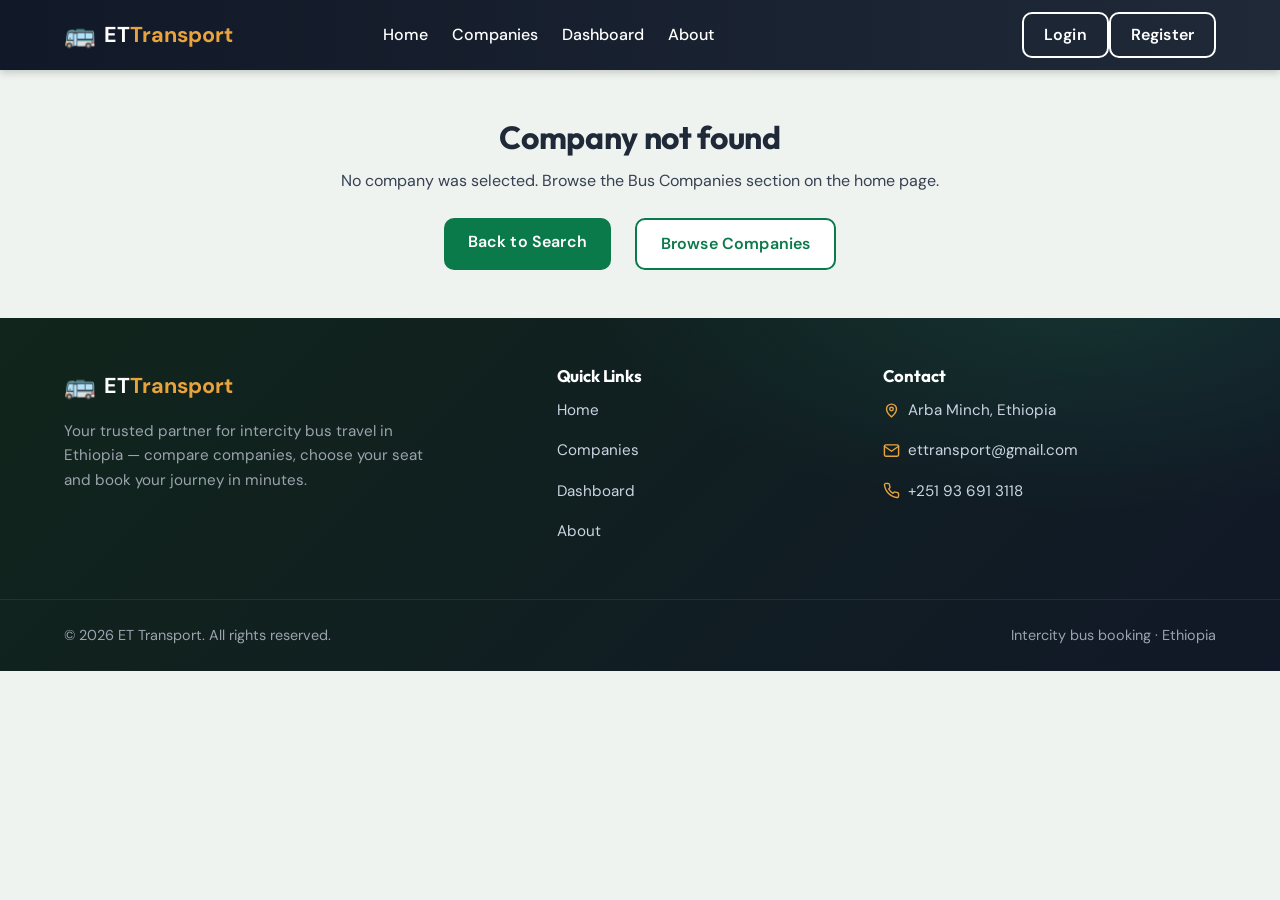
<file: company.html>
﻿<!DOCTYPE html>
<html lang="en">
<head>
    <meta charset="UTF-8">
    <meta name="viewport" content="width=device-width, initial-scale=1.0">
    <meta name="description" content="Bus company profile on ET Transport — routes, fleet, services and available trips.">
    <title>Bus Company | ET Transport</title>
    <link rel="stylesheet" href="css/style.css?v=20260919-mobile-resp">
    <link rel="icon" type="image/x-icon" href="assets/icons/favicon.svg">
<!-- Fonts (DM Sans + Outfit) -->
    <link rel="preconnect" href="https://fonts.googleapis.com">
    <link rel="preconnect" href="https://fonts.gstatic.com" crossorigin>
    <link href="https://fonts.googleapis.com/css2?family=DM+Sans:opsz,wght@9..40,400;9..40,500;9..40,600;9..40,700&family=Outfit:wght@500;600;700;800&display=swap" rel="stylesheet">
</head>
<body class="company-page">

    <!-- ============ Navigation Bar ============ -->
    <header class="site-header">
        <nav class="navbar container">
            <a href="index.html" class="logo" aria-label="ET Transport home">
                <span class="logo-icon" aria-hidden="true">&#128652;</span>
                <span class="logo-text">ET<span>Transport</span></span>
            </a>

            <ul class="nav-links" id="nav-links">
                <li><a href="index.html">Home</a></li>
                <li><a href="companies.html">Companies</a></li>
                <li><a href="dashboard.html">Dashboard</a></li>
                <li><a href="about.html">About</a></li>
            </ul>

            <div class="nav-actions" data-nav-auth="1">
            </div>

            <button class="nav-toggle" id="nav-toggle" aria-label="Toggle navigation menu" aria-expanded="false">
                <span class="bar"></span><span class="bar"></span><span class="bar"></span>
            </button>
        </nav>
    </header>

    <main>
        <!-- ============ Company profile app (rendered by js/company.js) ============ -->
        <div id="company-app">

            <div class="cp-shell container">

                <!-- Breadcrumb: spans the full shell width above the columns -->
                <p class="company-crumb" id="company-crumb"><a href="companies.html">&larr; All Bus Companies</a></p>

                <!-- ============ Left rail: profile picture + section menu ============ -->
                <aside class="cp-sidebar" aria-label="Company profile">
                    <div class="cp-side-card">

                        <!-- Profile picture + name -->
                        <div class="cp-id-copy">
                            <img id="hero-logo" class="company-logo-hero" alt="">
                            <h1 id="hero-name" class="company-name"></h1>
                            <div id="hero-verified"></div>
                        </div>

                        <!-- Section menu (kept beside the profile picture) -->
                        <nav class="cp-tabs" id="cp-side-nav" aria-label="Company sections">
                            <a class="cp-tab is-active" href="#cp-about"><span class="cp-tab-ic" aria-hidden="true">&#128100;</span>Overview</a>
                            <a class="cp-tab" href="#cp-routes"><span class="cp-tab-ic" aria-hidden="true">&#128506;</span>Routes</a>
                            <a class="cp-tab" href="#cp-fleet"><span class="cp-tab-ic" aria-hidden="true">&#128652;</span>Fleet</a>
                            <a class="cp-tab" href="#company-trips"><span class="cp-tab-ic" aria-hidden="true">&#128197;</span>Trips</a>
                            <a class="cp-tab" href="#cp-reviews"><span class="cp-tab-ic" aria-hidden="true">&#11088;</span>Reviews</a>
                            <a class="cp-tab" href="#cp-contact"><span class="cp-tab-ic" aria-hidden="true">&#128222;</span>Contact</a>
                        </nav>

                    </div>
                </aside>

                <!-- ============ Right column: content sections ============ -->
                <div class="cp-main">

            <!-- 1. Overview (cover photo lives here) -->
                    <section class="cp-pane" id="cp-about" aria-label="Company overview">

                        <!-- Cover photo -->
                        <div class="cp-cover-wrap">
                            <img id="hero-cover" class="company-cover" alt="">
                            <div class="company-hero-overlay"></div>
                        </div>

                        <!-- Profile picture + name below the cover -->
                        <div class="cp-overview-meta">
                            <img id="overview-logo" class="cp-overview-logo" alt="">
                            <div class="cp-overview-meta-copy">
                                <div class="cp-overview-name-line">
                                    <h2 id="overview-name" class="cp-overview-name"></h2>
                                    <span id="overview-verified"></span>
                                </div>
                                <p id="hero-tagline" class="company-tagline"></p>
                                <p id="hero-rating" class="hero-rating"></p>
                            </div>
                            <div class="cp-id-actions">
                                <button id="hero-fav" class="fav-btn fav-btn-hero" type="button" hidden aria-pressed="false"></button>
                                <a href="#company-trips" class="btn btn-primary btn-hero-cta">View Available Trips</a>
                            </div>
                        </div>

                        <div class="cp-overview">
                            <div class="cp-panel cp-panel-intro">
                                <p id="about-text" class="about-text"></p>
                                <ul id="info-grid" class="info-grid"></ul>
                            </div>

                            <div class="cp-panel cp-panel-side">
                                <div class="cp-panel-head">
                                    <p class="search-eyebrow">On board</p>
                                    <h2 class="cp-panel-title">Services &amp; Amenities</h2>
                                </div>
                                <ul id="amenity-grid" class="amenity-grid"></ul>
                            </div>
                        </div>
                    </section>

            <!-- 2. Popular Routes -->
                    <section class="cp-pane cp-pane-alt" id="cp-routes" aria-label="Popular routes" hidden>
                        <div class="cp-head">
                        <p class="search-eyebrow">Routes</p>
                        <h2 class="section-title">Popular Routes</h2>
                        <p class="section-subtitle">Frequent departures across the operator's network.</p>
                    </div>
                    <div id="route-grid" class="route-grid"></div>
                    </section>

            <!-- 3. Fleet -->
                    <section class="cp-pane" id="cp-fleet" aria-label="Company fleet" hidden>
                        <div class="cp-head">
                        <p class="search-eyebrow">Fleet</p>
                        <h2 class="section-title">Our Fleet</h2>
                        <p class="section-subtitle">A look at the coaches used on these routes.</p>
                    </div>
                    <div id="fleet-grid" class="fleet-grid"></div>
                    </section>

            <!-- 4. Upcoming Trips -->
                    <section class="cp-pane cp-pane-alt" id="company-trips" aria-label="Upcoming trips" hidden>
                        <div class="cp-head">
                        <p class="search-eyebrow">Book</p>
                        <h2 class="section-title">Upcoming Trips</h2>
                        <p class="section-subtitle">Select a trip to continue into the ET Transport booking flow.</p>
                    </div>
                    <div id="trip-days" class="trip-days" role="group" aria-label="Filter trips by day"></div>
                    <div id="trip-grid" class="trip-grid"></div>
                    </section>

            <!-- 5. Reviews (rating band + toolbar + card grid, rendered by js/company.js) -->
                    <section class="cp-pane" id="cp-reviews" aria-label="Passenger reviews" hidden>
                        <div class="cp-head">
                        <p class="search-eyebrow">Reviews</p>
                        <h2 class="section-title">Passenger Reviews</h2>
                        <p class="section-subtitle">Ratings and feedback from travellers on this operator's trips, service and comfort.</p>
                    </div>
                        <div id="review-summary" class="rv-summary"></div>
                        <div id="review-toolbar" class="rv-toolbar" hidden></div>
                        <div id="review-grid" class="rv-cards"></div>
                    </section>

            <!-- 6. Branches & Contact -->
                    <section class="cp-pane cp-pane-alt" id="cp-contact" aria-label="Branches and contact" hidden>
                        <div class="cp-head">
                        <p class="search-eyebrow">Reach us</p>
                        <h2 class="section-title" id="contact-title">Branches &amp; Contact</h2>
                    </div>
                    <div id="contact-grid" class="contact-grid"></div>
                    </section>

            </div><!-- /cp-main -->
            </div><!-- /cp-shell -->
        </div><!-- /company-app -->

        <!-- ============ Error / empty state (no or invalid company param) ============ -->
        <div id="company-error" class="company-error container" hidden>
            <h1>Company not found</h1>
            <p id="company-error-msg"></p>
            <div class="company-error-actions">
                <a href="search.html" class="btn btn-primary">Back to Search</a>
                <a href="companies.html" class="btn btn-secondary">Browse Companies</a>
            </div>
        </div>
    </main>

    <!-- ============ Footer ============ -->
    <footer class="site-footer">
        <div class="container footer-grid">
            <div class="footer-col footer-brand">
                <a href="index.html" class="logo footer-logo" aria-label="ET Transport home">
                    <span class="logo-icon" aria-hidden="true">&#128652;</span>
                    <span class="logo-text">ET<span>Transport</span></span>
                </a>
                <p class="footer-desc">Your trusted partner for intercity bus travel in Ethiopia &mdash; compare companies, choose your seat and book your journey in minutes.</p>
            </div>

            <div class="footer-col">
                <h4>Quick Links</h4>
                <ul class="footer-links">
                    <li><a href="index.html">Home</a></li>
                    <li><a href="companies.html">Companies</a></li>
                    <li><a href="dashboard.html">Dashboard</a></li>
                    <li><a href="about.html">About</a></li>
                </ul>
            </div>

            <div class="footer-col">
                <h4>Contact</h4>
                <ul class="footer-links footer-contact">
                    <li>
                        <svg viewBox="0 0 24 24" fill="none" stroke="currentColor" stroke-width="2" stroke-linecap="round" stroke-linejoin="round" aria-hidden="true"><path d="M12 21s-7-5.5-7-11a7 7 0 0 1 14 0c0 5.5-7 11-7 11Z"/><circle cx="12" cy="10" r="2.5"/></svg>
                        <span>Arba Minch, Ethiopia</span>
                    </li>
                    <li>
                        <svg viewBox="0 0 24 24" fill="none" stroke="currentColor" stroke-width="2" stroke-linecap="round" stroke-linejoin="round" aria-hidden="true"><rect x="2" y="4" width="20" height="16" rx="2"/><path d="m2 6 10 7L22 6"/></svg>
                        <a href="mailto:ettransport@gmail.com">ettransport@gmail.com</a>
                    </li>
                    <li>
                        <svg viewBox="0 0 24 24" fill="none" stroke="currentColor" stroke-width="2" stroke-linecap="round" stroke-linejoin="round" aria-hidden="true"><path d="M22 16.92v3a2 2 0 0 1-2.18 2 19.79 19.79 0 0 1-8.63-3.07 19.5 19.5 0 0 1-6-6A19.79 19.79 0 0 1 2.08 4.18 2 2 0 0 1 4.06 2h3a2 2 0 0 1 2 1.72c.13.96.36 1.9.7 2.81a2 2 0 0 1-.45 2.11L8.09 9.91a16 16 0 0 0 6 6l1.27-1.27a2 2 0 0 1 2.11-.45c.91.34 1.85.57 2.81.7A2 2 0 0 1 22 16.92Z"/></svg>
                        <a href="tel:+251936913118">+251 93 691 3118</a>
                    </li>
                </ul>
            </div>
        </div>

        <div class="footer-bottom">
            <div class="container footer-bottom-row">
                <p>&copy; 2026 ET Transport. All rights reserved.</p>
                <p class="footer-tagline">Intercity bus booking &middot; Ethiopia</p>
            </div>
        </div>
    </footer>

    <!-- Scripts -->
    <script src="js/main.js?v=20260913-breadcrumb-fix"></script>
        <script src="js/auth.js?v=20260913-breadcrumb-fix"></script>
    <script src="js/notifications.js?v=20260929-notif-delete"></script>
    <script src="js/data.js?v=20260913-breadcrumb-fix"></script>
    <script src="js/company.js?v=20260915-bus-photo-public"></script>
    <script src="js/company-nav.js?v=20260913-breadcrumb-fix"></script>
</body>
</html>
</file>
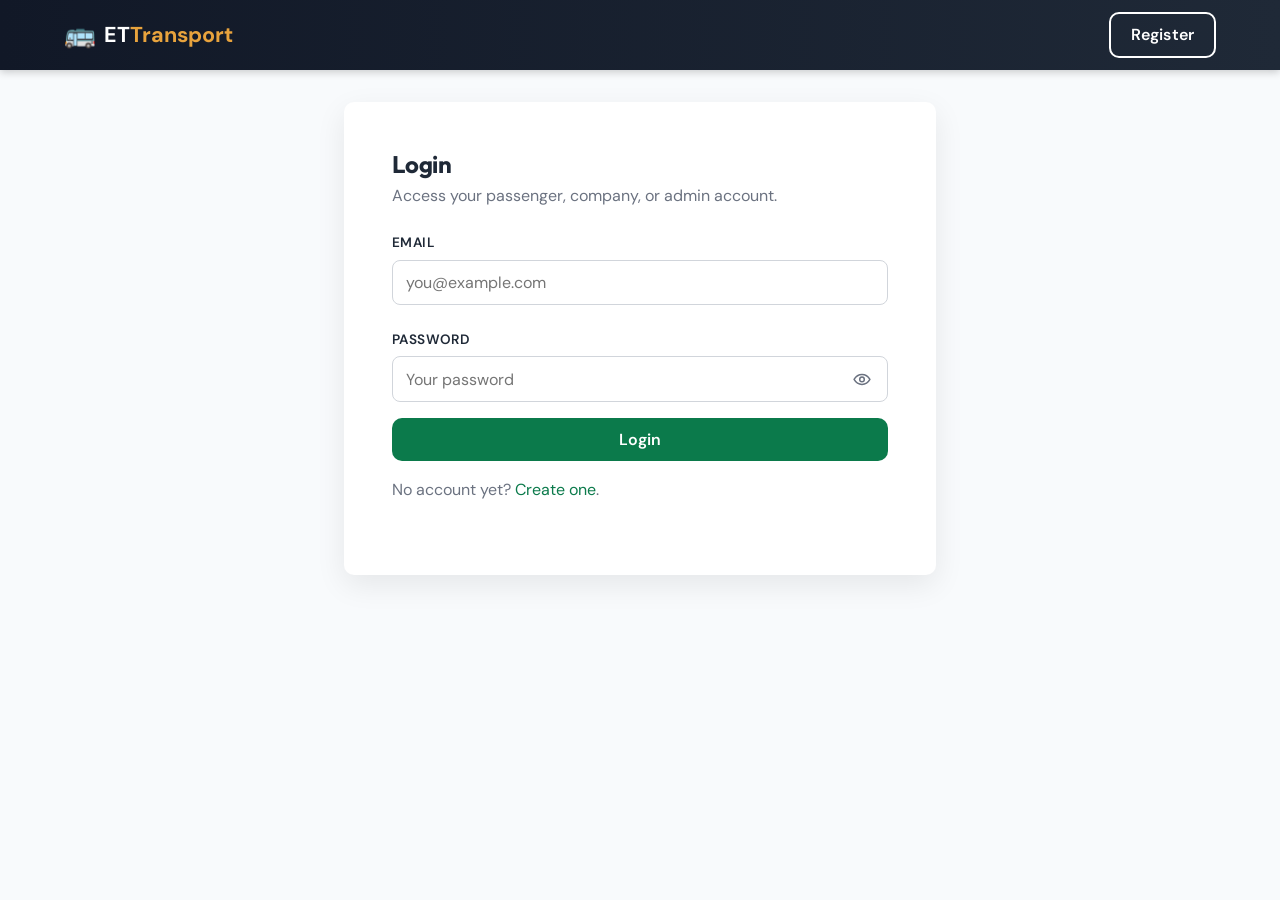
<file: confirmation.html>
﻿<!DOCTYPE html>
<html lang="en">
<head>
    <meta charset="UTF-8">
    <meta name="viewport" content="width=device-width, initial-scale=1.0">
    <meta name="description" content="Your ET Transport bus ticket has been booked successfully. View and print your digital ticket.">
    <title>Booking Confirmed | ET Transport</title>
    <link rel="stylesheet" href="css/style.css?v=20260919-mobile-resp">
    <link rel="icon" type="image/x-icon" href="assets/icons/favicon.svg">
<!-- Fonts (DM Sans + Outfit) -->
    <link rel="preconnect" href="https://fonts.googleapis.com">
    <link rel="preconnect" href="https://fonts.gstatic.com" crossorigin>
    <link href="https://fonts.googleapis.com/css2?family=DM+Sans:opsz,wght@9..40,400;9..40,500;9..40,600;9..40,700&family=Outfit:wght@500;600;700;800&display=swap" rel="stylesheet">
</head>
<body data-auth-required="1" data-auth-role="passenger">

    <!-- ============ Navigation Bar ============ -->
    <header class="site-header">
        <nav class="navbar container">
            <a href="index.html" class="logo" aria-label="ET Transport home">
                <span class="logo-icon" aria-hidden="true">&#128652;</span>
                <span class="logo-text">ET<span>Transport</span></span>
            </a>

            <ul class="nav-links" id="nav-links">
                <li><a href="index.html">Home</a></li>
                <li><a href="companies.html">Companies</a></li>
                <li><a href="dashboard.html">Dashboard</a></li>
                <li><a href="about.html">About</a></li>
            </ul>

            <div class="nav-actions" data-nav-auth="1">
            </div>

            <button class="nav-toggle" id="nav-toggle" aria-label="Toggle navigation menu" aria-expanded="false">
                <span class="bar"></span><span class="bar"></span><span class="bar"></span>
            </button>
        </nav>
    </header>

    <main class="booking-page container confirmation-page">

        <!-- ============ Error state (no booking in this session) ============ -->
        <div id="app-error" class="card app-error" hidden>
            <p id="app-error-msg"></p>
            <a href="search.html" class="btn btn-primary">Back to Search</a>
        </div>

        <div id="confirmation-app" hidden>

            <!-- ============ Success header ============ -->
            <div class="success-header">
                <span class="success-icon" aria-hidden="true">&#10003;</span>
                <h1 class="page-title">Booking Confirmed!</h1>
                <p class="success-text">Your bus ticket has been booked successfully.</p>
                <div class="booking-ref">
                    <span class="ref-label">Booking Number</span>
                    <strong id="ref-number" class="ref-value"></strong>
                </div>
            </div>

            <!-- ============ Digital ticket ============ -->
            <div class="ticket" id="ticket">
                <div class="ticket-head">
                    <span class="ticket-brand">ET Transport &mdash; Digital Ticket</span>
                    <span class="ticket-ref" id="ticket-ref"></span>
                </div>

                <div class="ticket-body">
                    <div class="ticket-route">
                        <div class="ticket-city-block">
                            <span class="t-city" id="t-departure-city"></span>
                            <span class="t-time" id="t-depart-time"></span>
                        </div>
                        <div class="ticket-journey">
                            <span class="journey-arrow" aria-hidden="true">&rarr;</span>
                            <span class="t-duration" id="t-duration"></span>
                        </div>
                        <div class="ticket-city-block right">
                            <span class="t-city" id="t-arrival-city"></span>
                            <span class="t-time" id="t-arrival-time"></span>
                        </div>
                    </div>

                    <dl class="ticket-grid">
                        <div class="t-cell">
                            <dt>Passenger</dt><dd id="t-passengers"></dd>
                        </div>
                        <div class="t-cell">
                            <dt>Bus company</dt><dd id="t-company"></dd>
                        </div>
                        <div class="t-cell">
                            <dt>Date</dt><dd id="t-date"></dd>
                        </div>
                        <div class="t-cell">
                            <dt>Departure</dt><dd id="t-depart"></dd>
                        </div>
                        <div class="t-cell">
                            <dt>Arrival</dt><dd id="t-arrive"></dd>
                        </div>
                        <div class="t-cell">
                            <dt>Seat(s)</dt><dd id="t-seats"></dd>
                        </div>
                        <div class="t-cell">
                            <dt>Bus type</dt><dd id="t-type"></dd>
                        </div>
                        <div class="t-cell">
                            <dt>Booking number</dt><dd id="t-ref"></dd>
                        </div>
                        <div class="t-cell total-cell">
                            <dt>Total paid</dt><dd id="t-total"></dd>
                        </div>
                    </dl>
                </div>
            </div>

            <!-- ============ Ticket actions ============ -->
            <div class="ticket-actions">
                <button id="print-btn" class="btn btn-primary" type="button">Download / Print Ticket</button>
                <button id="share-btn" class="btn btn-secondary" type="button">Share Ticket</button>
            </div>
            <p id="share-msg" class="continue-msg" hidden></p>

            <!-- ============ Next actions ============ -->
            <div class="next-actions">
                <a href="dashboard.html" class="btn btn-secondary">Go to My Dashboard</a>
                <a href="index.html" class="btn btn-primary">Back to Home</a>
                <a href="search.html" class="btn btn-search">Book Another Trip</a>
            </div>
            <p class="ticket-note">This is a demo ticket. Payments are simulated and booking details are kept for this browser session only.</p>

        </div>
    </main>

    <!-- ============ Footer ============ -->
    <footer class="site-footer">
        <div class="container footer-grid">
            <div class="footer-col footer-brand">
                <a href="index.html" class="logo footer-logo" aria-label="ET Transport home">
                    <span class="logo-icon" aria-hidden="true">&#128652;</span>
                    <span class="logo-text">ET<span>Transport</span></span>
                </a>
                <p class="footer-desc">Your trusted partner for intercity bus travel in Ethiopia &mdash; compare companies, choose your seat and book your journey in minutes.</p>
            </div>

            <div class="footer-col">
                <h4>Quick Links</h4>
                <ul class="footer-links">
                    <li><a href="index.html">Home</a></li>
                    <li><a href="companies.html">Companies</a></li>
                    <li><a href="dashboard.html">Dashboard</a></li>
                    <li><a href="about.html">About</a></li>
                </ul>
            </div>

            <div class="footer-col">
                <h4>Contact</h4>
                <ul class="footer-links footer-contact">
                    <li>
                        <svg viewBox="0 0 24 24" fill="none" stroke="currentColor" stroke-width="2" stroke-linecap="round" stroke-linejoin="round" aria-hidden="true"><path d="M12 21s-7-5.5-7-11a7 7 0 0 1 14 0c0 5.5-7 11-7 11Z"/><circle cx="12" cy="10" r="2.5"/></svg>
                        <span>Arba Minch, Ethiopia</span>
                    </li>
                    <li>
                        <svg viewBox="0 0 24 24" fill="none" stroke="currentColor" stroke-width="2" stroke-linecap="round" stroke-linejoin="round" aria-hidden="true"><rect x="2" y="4" width="20" height="16" rx="2"/><path d="m2 6 10 7L22 6"/></svg>
                        <a href="mailto:ettransport@gmail.com">ettransport@gmail.com</a>
                    </li>
                    <li>
                        <svg viewBox="0 0 24 24" fill="none" stroke="currentColor" stroke-width="2" stroke-linecap="round" stroke-linejoin="round" aria-hidden="true"><path d="M22 16.92v3a2 2 0 0 1-2.18 2 19.79 19.79 0 0 1-8.63-3.07 19.5 19.5 0 0 1-6-6A19.79 19.79 0 0 1 2.08 4.18 2 2 0 0 1 4.06 2h3a2 2 0 0 1 2 1.72c.13.96.36 1.9.7 2.81a2 2 0 0 1-.45 2.11L8.09 9.91a16 16 0 0 0 6 6l1.27-1.27a2 2 0 0 1 2.11-.45c.91.34 1.85.57 2.81.7A2 2 0 0 1 22 16.92Z"/></svg>
                        <a href="tel:+251936913118">+251 93 691 3118</a>
                    </li>
                </ul>
            </div>
        </div>

        <div class="footer-bottom">
            <div class="container footer-bottom-row">
                <p>&copy; 2026 ET Transport. All rights reserved.</p>
                <p class="footer-tagline">Intercity bus booking &middot; Ethiopia</p>
            </div>
        </div>
    </footer>

    <!-- Scripts -->
    <script src="js/main.js"></script>
        <script src="js/auth.js"></script>
    <script src="js/notifications.js?v=20260929-notif-delete"></script>
    <script src="js/data.js"></script>
    <script src="js/confirmation.js"></script>
</body>
</html>
</file>
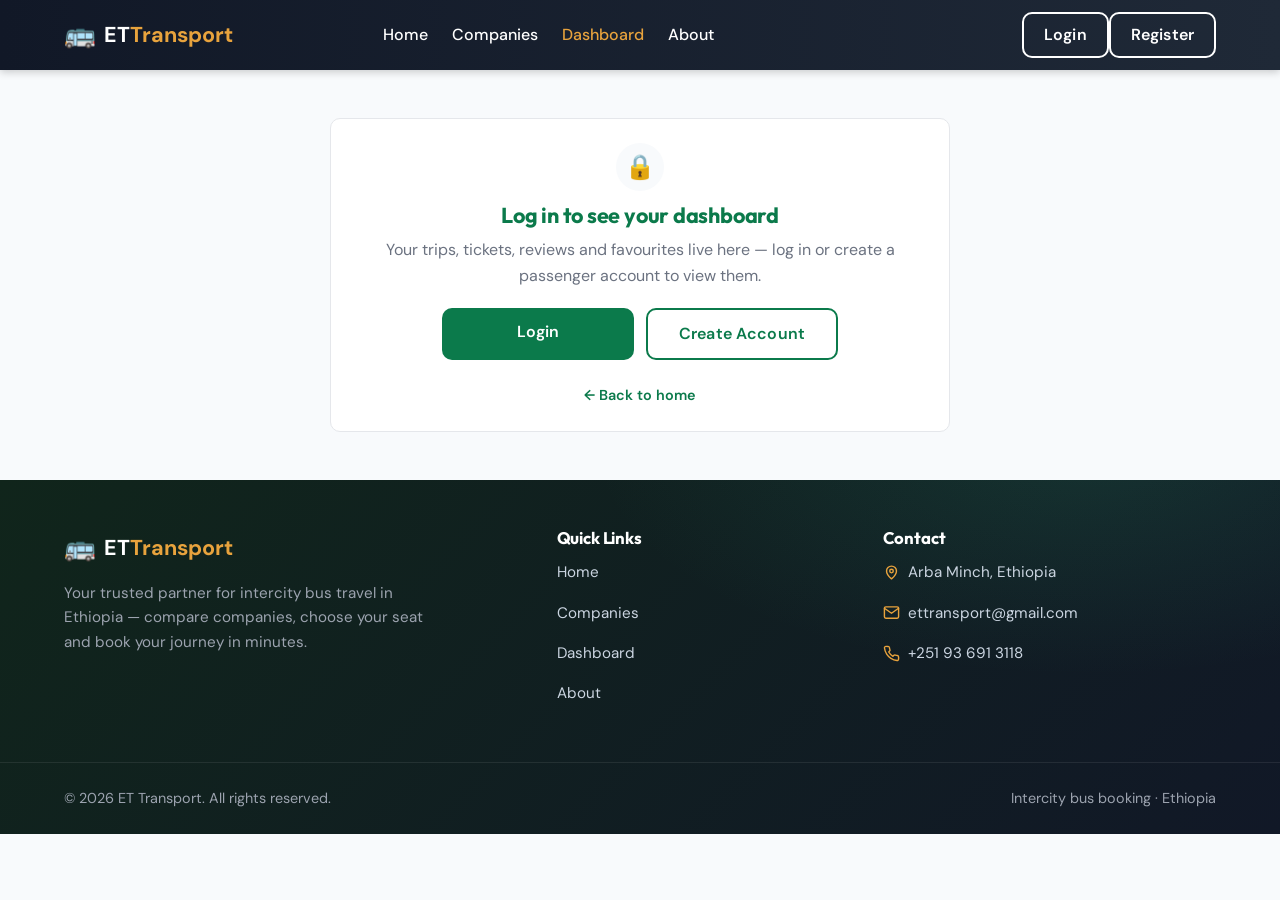
<file: dashboard.html>
<!DOCTYPE html>
<html lang="en">
<head>
    <meta charset="UTF-8">
    <meta name="viewport" content="width=device-width, initial-scale=1.0">
    <meta name="description" content="Your ET Transport passenger dashboard — upcoming trips, digital tickets, favorites, notifications, booking history and profile. Sign in to view your data.">
    <title>Dashboard | ET Transport</title>
    <link rel="stylesheet" href="css/style.css?v=20260930-complaint-collapse">
    <link rel="stylesheet" href="css/city-picker.css?v=20260907-swap-fix">
    <link rel="icon" type="image/x-icon" href="assets/icons/favicon.svg">
<!-- Fonts (DM Sans + Outfit) -->
    <link rel="preconnect" href="https://fonts.googleapis.com">
    <link rel="preconnect" href="https://fonts.gstatic.com" crossorigin>
    <link href="https://fonts.googleapis.com/css2?family=DM+Sans:opsz,wght@9..40,400;9..40,500;9..40,600;9..40,700&family=Outfit:wght@500;600;700;800&display=swap" rel="stylesheet">
</head>
<body>

    <!-- ============ Navigation Bar ============ -->
    <header class="site-header">
        <nav class="navbar container">
            <a href="index.html" class="logo" aria-label="ET Transport home">
                <span class="logo-icon" aria-hidden="true">&#128652;</span>
                <span class="logo-text">ET<span>Transport</span></span>
            </a>

            <ul class="nav-links" id="nav-links">
                <li><a href="index.html">Home</a></li>
                <li><a href="companies.html">Companies</a></li>
                <li><a href="dashboard.html" class="active">Dashboard</a></li>
                <li><a href="about.html">About</a></li>
            </ul>

            <div class="nav-actions" data-nav-auth="1">
            </div>

            <button class="nav-toggle" id="nav-toggle" aria-label="Toggle navigation menu" aria-expanded="false">
                <span class="bar"></span><span class="bar"></span><span class="bar"></span>
            </button>
        </nav>
    </header>

    <main class="dashboard-page container">

        <!-- ============ Dashboard header ============ -->
        <section class="dashboard-head" id="dashboard-head" aria-labelledby="dash-title" hidden>
            <div class="dash-head-copy">
                <p class="search-eyebrow">Passenger Dashboard</p>
                <h1 id="dash-title">Dashboard</h1>
                <p class="dashboard-subtitle">Welcome back, <strong id="dash-greeting">Passenger</strong> &mdash; manage your trips, tickets and account.</p>
            </div>
            <div class="dash-head-emblem" aria-hidden="true">
                <span>&#128652;</span>
            </div>
        </section>

        <!-- ============================================
             Auth gate — the passenger dashboard is account
             only. Guests get a short login message instead of
             the dashboard UI; the buttons carry this page in
             ?next= so they return here right after signing in.
             ============================================ -->
        <div id="dashboard-auth-gate" class="card booking-auth-gate" hidden>
            <div class="booking-gate-icon" aria-hidden="true">&#128274;</div>
            <h2 class="booking-gate-title">Log in to see your dashboard</h2>
            <p class="booking-gate-text">
                Your trips, tickets, reviews and favourites live here &mdash; log in or create a passenger account to view them.
            </p>
            <p id="dashboard-gate-note" class="booking-gate-note" hidden></p>
            <div class="booking-gate-actions">
                <a id="dashboard-gate-login" class="btn btn-primary" href="login.html">Login</a>
                <a id="dashboard-gate-register" class="btn btn-secondary" href="register.html">Create Account</a>
            </div>
            <p class="booking-gate-back">
                <a href="index.html" class="back-link">&larr; Back to home</a>
            </p>
        </div>

        <div class="dashboard-layout" id="dashboard-ui" hidden>

            <!-- ============ Sidebar / section navigation ============ -->
            <nav class="dashboard-sidebar" id="dashboard-sidebar" aria-label="Dashboard sections">
                <p class="dash-nav-cap">Menu</p>
                <button type="button" class="dash-nav-btn active" data-section="overview" aria-current="true">
                    <svg class="dash-nav-ico" viewBox="0 0 24 24" fill="none" stroke="currentColor" stroke-width="2" stroke-linecap="round" stroke-linejoin="round" aria-hidden="true"><rect x="3" y="3" width="7" height="7" rx="1.6"/><rect x="14" y="3" width="7" height="7" rx="1.6"/><rect x="3" y="14" width="7" height="7" rx="1.6"/><rect x="14" y="14" width="7" height="7" rx="1.6"/></svg>
                    <span class="dash-nav-label">Overview</span>
                </button>
                <button type="button" class="dash-nav-btn" data-section="trips">
                    <svg class="dash-nav-ico" viewBox="0 0 24 24" fill="none" stroke="currentColor" stroke-width="2" stroke-linecap="round" stroke-linejoin="round" aria-hidden="true"><rect x="4" y="6" width="16" height="11" rx="2.5"/><path d="M4 11.5h16"/><path d="M8 20.5v-1.4M16 20.5v-1.4"/><circle cx="8.4" cy="17.6" r="1.1"/><circle cx="15.6" cy="17.6" r="1.1"/></svg>
                    <span class="dash-nav-label">My Trips</span>
                    <span class="dash-nav-count" id="count-trips" hidden></span>
                </button>
                <button type="button" class="dash-nav-btn" data-section="tickets">
                    <svg class="dash-nav-ico" viewBox="0 0 24 24" fill="none" stroke="currentColor" stroke-width="2" stroke-linecap="round" stroke-linejoin="round" aria-hidden="true"><path d="M3 9a2 2 0 0 0 2 2 2 2 0 0 1 0 4 2 2 0 0 0-2 2v2a1 1 0 0 0 1 1h16a1 1 0 0 0 1-1v-2a2 2 0 0 1 0-4 2 2 0 0 1 0-4V5a1 1 0 0 0-1-1H4a1 1 0 0 0-1 1v4Z"/><path d="M14.5 7.5v2M14.5 11.5v2M14.5 15.5v2"/></svg>
                    <span class="dash-nav-label">Tickets</span>
                    <span class="dash-nav-count" id="count-tickets" hidden></span>
                </button>
                <button type="button" class="dash-nav-btn" data-section="favorites">
                    <svg class="dash-nav-ico" viewBox="0 0 24 24" fill="none" stroke="currentColor" stroke-width="2" stroke-linecap="round" stroke-linejoin="round" aria-hidden="true"><path d="m12 3.5 2.55 5.17 5.7.83-4.12 4.02.97 5.67L12 16.6l-5.1 2.68.97-5.67L3.75 9.5l5.7-.83L12 3.5Z"/></svg>
                    <span class="dash-nav-label">Favorites</span>
                    <span class="dash-nav-count" id="count-favs" hidden></span>
                </button>
                <button type="button" class="dash-nav-btn" data-section="notifications">
                    <svg class="dash-nav-ico" viewBox="0 0 24 24" fill="none" stroke="currentColor" stroke-width="2" stroke-linecap="round" stroke-linejoin="round" aria-hidden="true"><path d="M6 9.5a6 6 0 0 1 12 0c0 3.6 1.7 4.7 1.7 4.7H4.3S6 13.1 6 9.5Z" transform="translate(0 -1)"/><path d="M10 19a2 2 0 0 0 4 0"/></svg>
                    <span class="dash-nav-label">Notifications</span>
                    <span class="dash-nav-count" id="count-unread" hidden></span>
                </button>
                <button type="button" class="dash-nav-btn" data-section="profile">
                    <svg class="dash-nav-ico" viewBox="0 0 24 24" fill="none" stroke="currentColor" stroke-width="2" stroke-linecap="round" stroke-linejoin="round" aria-hidden="true"><circle cx="12" cy="7.5" r="4"/><path d="M4.5 20.5c.7-3.9 3.9-5.8 7.5-5.8s6.8 1.9 7.5 5.8"/></svg>
                    <span class="dash-nav-label">Profile</span>
                </button>
                <button type="button" class="dash-nav-btn" data-section="support">
                    <svg class="dash-nav-ico" viewBox="0 0 24 24" fill="none" stroke="currentColor" stroke-width="2" stroke-linecap="round" stroke-linejoin="round" aria-hidden="true"><path d="M4 13.5v-1.5a8 8 0 0 1 16 0v1.5"/><rect x="3" y="13.5" width="4" height="5.5" rx="1.6"/><rect x="17" y="13.5" width="4" height="5.5" rx="1.6"/><path d="M20 19v.5a2.5 2.5 0 0 1-2.5 2.5H14"/></svg>
                    <span class="dash-nav-label">Support</span>
                </button>
                <button type="button" class="dash-nav-btn" data-section="complaints">
                    <svg class="dash-nav-ico" viewBox="0 0 24 24" fill="none" stroke="currentColor" stroke-width="2" stroke-linecap="round" stroke-linejoin="round" aria-hidden="true"><path d="M5 21V6a1 1 0 0 1 1-1h11l-2.2 4L17 13H6"/></svg>
                    <span class="dash-nav-label">Complaints</span>
                </button>
            </nav>

            <!-- ============ Dashboard content ============ -->
            <div class="dashboard-content">

                <!-- ============ Required profile setup banner ============
                     Shown after a passenger registers (and kept up until the
                     account is complete): the passenger must fill their own
                     details and a refund account before using the dashboard. -->
                <div id="profile-required-banner" class="profile-required-banner" role="alert" hidden>
                    <span class="profile-required-banner-ic" aria-hidden="true">&#128203;</span>
                    <div class="profile-required-banner-copy">
                        <strong>Action required &mdash; finish your account setup</strong>
                        <p>Fill in your passenger details (gender and date of birth) and a refund account. Until both are saved you can&rsquo;t continue booking.</p>
                    </div>
                </div>

                <!-- ============ Overview ============ -->
                <section class="dash-section" id="section-overview" aria-labelledby="overview-title">
                    <div class="dash-section-head">
                        <div>
                            <h2 id="overview-title" class="dash-section-title">Overview</h2>
                            <p class="dash-section-note">Your journeys at a glance &mdash; next trip, stats and recent activity.</p>
                        </div>
                    </div>

                    <div id="dash-upcoming"></div>

                    <h3 class="dash-block-title">Your Stats</h3>
                    <div id="dash-stats" class="dash-stats"></div>

                    <div class="dash-block-head">
                        <h3 class="dash-block-title">Recent Bookings</h3>
                        <button type="button" class="dash-see-all" data-goto-section="trips">View all</button>
                    </div>
                    <div id="dash-recent-bookings" class="dash-bookings-wrap"></div>

                    <div class="dash-block-head">
                        <h3 class="dash-block-title">Favorite Companies</h3>
                        <a class="dash-see-all" href="companies.html">Explore</a>
                    </div>
                    <div id="dash-overview-fav"></div>

                    <div class="dash-block-head">
                        <h3 class="dash-block-title">Recent Notifications</h3>
                        <button type="button" class="dash-see-all" data-goto-section="notifications">View all</button>
                    </div>
                    <div id="dash-overview-notif"></div>
                </section>
<!-- ============ My Trips ============ -->
                <section class="dash-section" id="section-trips" aria-labelledby="trips-title" hidden>
                    <h2 id="trips-title" class="dash-section-title">My Trips</h2>
                    <p class="dash-section-note">Browse your upcoming, completed and cancelled journeys. Demo records are included so the dashboard never looks empty.</p>
                    <div class="dash-tabs" role="tablist" aria-label="Trip status filter">
                        <button type="button" class="dash-tab active" role="tab" aria-selected="true" data-tab="upcoming">Upcoming</button>
                        <button type="button" class="dash-tab" role="tab" aria-selected="false" data-tab="all">All</button>
                        <button type="button" class="dash-tab" role="tab" aria-selected="false" data-tab="completed">Completed</button>
                        <button type="button" class="dash-tab" role="tab" aria-selected="false" data-tab="cancelled">Cancelled</button>
                    </div>
                    <div class="dash-booking-search">
                        <p class="dash-block-title">Find a booking</p>
                        <input type="search" id="trips-search" class="dash-search-input" placeholder="Search booking reference, route or company…" autocomplete="off" aria-label="Search your bookings" aria-describedby="trips-search-hint">
                        <p id="trips-search-hint" class="dash-search-hint">Searches your booking reference, route or company across your own bookings only.</p>
                        <p id="trips-search-status" class="dash-search-status" role="status" hidden></p>
                    </div>
                    <div class="dash-sort-controls" id="trips-sort" hidden>
                        <label class="dash-sort-label" for="trips-sort-select">Sort:</label>
                        <select id="trips-sort-select" class="dash-sort-select" aria-label="Sort My Trips" autocomplete="off">
                            <option value="newest">Newest bookings</option>
                            <option value="oldest">Oldest bookings</option>
                            <option value="travel_soon">Travel date: soonest</option>
                            <option value="travel_later">Travel date: latest</option>
                            <option value="price_low">Price: low to high</option>
                            <option value="price_high">Price: high to low</option>
                        </select>
                    </div>
                    <div id="trips-content" class="dash-cards" role="tabpanel" tabindex="0"></div>
                    <div id="trips-loadmore" class="dash-loadmore" hidden>
                        <button type="button" id="trips-loadmore-btn" class="btn-dash-loadmore">Load more</button>
                        <p id="trips-loadmore-status" class="dash-loadmore-status" role="status" hidden>Loading more trips&hellip;</p>
                    </div>
                </section>

                <!-- ============ Tickets ============ -->
                <section class="dash-section" id="section-tickets" aria-labelledby="tickets-title" hidden>
                    <h2 id="tickets-title" class="dash-section-title">Digital Tickets</h2>
                    <p class="dash-section-note">View, print or share a digital ticket for any confirmed booking.</p>
                    <div class="dash-booking-search">
                        <p class="dash-block-title">Find a ticket</p>
                        <input type="search" id="tickets-search" class="dash-search-input" placeholder="Search booking reference, route or company…" autocomplete="off" aria-label="Search your tickets" aria-describedby="tickets-search-hint">
                        <p id="tickets-search-hint" class="dash-search-hint">Search is limited to your own bookings.</p>
                        <p id="tickets-search-status" class="dash-search-status" role="status" hidden></p>
                    </div>
                    <div id="tickets-list" class="dash-cards"></div>
                </section>

                <!-- ============ Favorites ============ -->
                <section class="dash-section" id="section-favorites" aria-labelledby="favorites-title" hidden>
                    <div class="dash-section-head">
                        <div>
                            <h2 id="favorites-title" class="dash-section-title">Favorites</h2>
                            <p class="dash-section-note">Companies you starred and routes you saved for quick searches. Stored in this browser only.</p>
                        </div>
                    </div>

                    <div class="dash-block-head">
                        <h3 class="dash-block-title">Favorite Companies</h3>
                        <span class="dash-count-pill" id="fav-count" hidden></span>
                    </div>
                    <div id="fav-companies" class="dash-fav-grid"></div>

                    <div class="dash-block-head">
                        <h3 class="dash-block-title">Favorite Routes</h3>
                        <span class="dash-count-pill" id="route-count" hidden></span>
                    </div>
                    <div id="fav-routes"></div>

                    <div class="card dash-add-route">
                        <div class="dash-add-route-head">
                            <h3 class="dash-card-title">Add a Favorite Route</h3>
                            <p class="dash-add-route-hint">Save a frequent journey and jump straight to its search results.</p>
                        </div>
                        <form id="fav-route-form" class="fav-route-form">
                            <div class="fav-route-pick">
                                <div class="form-group">
                                    <label for="fav-from">From</label>
                                    <select id="fav-from" name="from" data-city-picker data-city-pair="favorite" data-city-role="from"></select>
                                </div>
                                <button type="button" class="city-swap" data-city-pair="favorite" aria-label="Swap from and to">
                                    <svg viewBox="0 0 24 24" fill="none" stroke="currentColor" stroke-width="2" stroke-linecap="round" stroke-linejoin="round" aria-hidden="true"><path d="M8 3 4 7l4 4"/><path d="M4 7h16"/><path d="m16 21 4-4-4-4"/><path d="M20 17H4"/></svg>
                                </button>
                                <div class="form-group">
                                    <label for="fav-to">To</label>
                                    <select id="fav-to" name="to" data-city-picker data-city-pair="favorite" data-city-role="to"></select>
                                </div>
                            </div>
                            <button type="submit" class="btn btn-search">Save Route</button>
                        </form>
                        <p id="fav-route-msg" class="fav-route-msg" role="status" hidden></p>
                    </div>
                </section>
<!-- ============ Notifications ============ -->
                <section class="dash-section" id="section-notifications" aria-labelledby="notifications-title" hidden>
                    <div class="dash-section-head">
                        <div>
                            <h2 id="notifications-title" class="dash-section-title">Notifications</h2>
                            <p class="dash-section-note">Updates about your bookings, payments and reviews &mdash; tap a notification to mark it read.</p>
                        </div>
                        <button type="button" id="mark-all-read" class="btn btn-secondary btn-sm">Mark All as Read</button>
                        <button type="button" id="clear-all-notif" class="btn btn-danger btn-sm">Clear All</button>
                    </div>

                    <div class="dash-tabs dash-notif-tabs" role="tablist" aria-label="Notification filter">
                        <button type="button" class="dash-tab active" role="tab" aria-selected="true" data-notif-filter="all">
                            All <span class="dash-notif-count" id="notif-count-all">0</span>
                        </button>
                        <button type="button" class="dash-tab" role="tab" aria-selected="false" data-notif-filter="unread">
                            Unread <span class="dash-notif-count is-zero" id="notif-count-unread">0</span>
                        </button>
                    </div>

                    <div id="notifications-list"></div>
                </section>

                <!-- ============ Profile ============ -->
                <section class="dash-section" id="section-profile" aria-labelledby="profile-title" hidden>
                    <h2 id="profile-title" class="dash-section-title">Profile</h2>
                    <div class="card dash-profile-card">
                        <div class="profile-avatar" id="profile-avatar" aria-hidden="true">A</div>
                        <div class="profile-summary">
                            <h3 id="profile-name">Passenger</h3>
                            <p id="profile-phone" class="profile-meta"></p>
                            <p id="profile-email" class="profile-meta"></p>
                        </div>
                        <button type="button" id="edit-profile-btn" class="btn btn-search">Edit Profile</button>
                    </div>

                    <dl class="card profile-details">
                        <div class="profile-detail"><dt>Full Name</dt><dd id="p-name"></dd></div>
                        <div class="profile-detail"><dt>Phone</dt><dd id="p-phone"></dd></div>
                        <div class="profile-detail"><dt>Email</dt><dd id="p-email"></dd></div>
                        <div class="profile-detail"><dt>Gender</dt><dd id="p-gender"></dd></div>
                        <div class="profile-detail"><dt>Date of Birth</dt><dd id="p-dob"></dd></div>
                        <div class="profile-detail"><dt>Refund Account</dt><dd id="p-refund"></dd></div>
                    </dl>

                    <div class="card profile-account-card">
                        <h3 class="profile-account-title">Account</h3>
                        <p class="profile-account-copy">Manage the records stored for your account. These actions affect only the passenger side and cannot be undone.</p>
                        <div class="profile-account-actions">
                            <button type="button" id="clear-history-btn" class="btn btn-secondary">Clear My History</button>
                            <button type="button" id="delete-account-btn" class="btn btn-danger">Delete My Account</button>
                        </div>
                    </div>
                </section>

                <!-- ============ Support (FAQ + contact, toggled) ============ -->
                <section class="dash-section" id="section-support" aria-labelledby="support-title" hidden>
                    <h2 id="support-title" class="dash-section-title">Support</h2>
                    <p class="dash-section-note">Send a request and ET Transport support replies right here, tracked under My Requests below &mdash; or browse the FAQ for quick answers.</p>

                    <div class="dash-tabs support-view-tabs" role="tablist" aria-label="Support views">
                        <button type="button" class="dash-tab support-view-tab active" role="tab" aria-selected="true" data-support-view="contact">Contact Support</button>
                        <button type="button" class="dash-tab support-view-tab" role="tab" aria-selected="false" data-support-view="faq">FAQ</button>
                    </div>

                    <div id="support-view-contact" data-support-pane="contact">
                        <div class="card support-contact">
                            <h3 class="dash-card-title">Contact Support</h3>
                            <p class="support-callout">Call <a href="tel:+251936913118">+251 93 691 3118</a> or email <a href="mailto:support@ettransport.com">support@ettransport.com</a> &mdash; or pick a topic below and type your message right on the card.</p>
                            <form id="support-form" novalidate>
                                <div class="support-step" id="support-topic-step">
                                    <h4 class="support-step-title">What do you need help with?</h4>
                                    <div id="support-cards" class="support-grid" aria-label="Support topics"></div>
                                    <span class="field-error" id="support-topic-err" role="alert"></span>
                                </div>
                                <div class="support-identity" hidden>
                                    <select id="support-topic" name="topic"></select>
                                    <input type="hidden" id="support-name" name="name" autocomplete="name">
                                    <input type="hidden" id="support-email" name="email" autocomplete="email">
                                </div>
                            </form>
                        </div>

                        <h3 class="dash-block-title">My Requests</h3>
                        <div id="support-requests" class="dash-support-requests"></div>
                        <p id="support-requests-empty" class="dash-complaint-empty" role="status"></p>
                    </div>

                    <div id="support-view-faq" data-support-pane="faq" hidden>
                        <h3 class="dash-block-title">Frequently Asked Questions</h3>
                        <div class="support-faq-search">
                            <span class="support-faq-ico" aria-hidden="true">&#128269;</span>
                            <input type="search" id="faq-search" class="support-faq-input" placeholder="Search questions and answers&hellip;" autocomplete="off" aria-label="Search frequently asked questions">
                        </div>
                        <div id="faq-list" class="support-faq-list"></div>
                        <p id="faq-empty" class="support-faq-empty" role="status" hidden>No FAQ matches your search. Switch to Contact Support above and we&rsquo;ll help.</p>
                    </div>
                </section>

                <!-- ============ Complaints ============ -->
                <section class="dash-section" id="section-complaints" aria-labelledby="complaints-title" hidden>
                    <h2 id="complaints-title" class="dash-section-title">Complaints</h2>
                    <p class="dash-section-note">Had a problem with a journey, a company, or the ET Transport site itself? File a complaint and the company — or our support team — responds here, all tracked against your account.</p>
                    <p id="complaint-guest-note" class="complaint-guest-note" hidden>Log in as a passenger to file and track complaints.</p>

                    <div class="card support-contact">
                        <h3 class="dash-card-title">File a Complaint</h3>
                        <p class="support-callout">Had a problem with a journey, a company, or the ET Transport site itself? Pick who it&rsquo;s about below &mdash; the next steps open in a pop-up.</p>
                        <form id="complaint-form" novalidate>
                            <div class="support-step" id="complaint-target-step">
                                <h4 class="support-step-title">Who is the complaint about?</h4>
                                <div id="complaint-target-cards" class="complaint-target-grid" aria-label="Complaint target"></div>
                                <span class="field-error" id="complaint-target-err" role="alert"></span>
                            </div>

                            <div class="support-identity" hidden>
                                <select id="complaint-target" name="target"></select>
                                <select id="complaint-category" name="category"></select>
                            </div>
                        </form>
                    </div>

                    <!-- File a Complaint pop-up (step 1): opens after the
                         passenger picks who the complaint is about; company
                         picker + issue-type cards live in here. -->
                    <div id="complaint-modal" class="dash-modal" role="dialog" aria-modal="true" aria-labelledby="complaint-modal-title" hidden>
                        <div class="dash-modal-backdrop" data-complaint-close></div>
                        <div class="dash-modal-box">
                            <div class="dash-modal-head">
                                <h2 id="complaint-modal-title">File a Complaint</h2>
                                <button type="button" id="complaint-modal-close" class="dash-modal-close" aria-label="Close">&times;</button>
                            </div>
                            <p id="complaint-modal-context" class="complaint-modal-context support-optional" role="note"></p>

                            <div class="support-step" id="complaint-company-step" hidden>
                                <h4 class="support-step-title">Which bus company?</h4>
                                <select id="complaint-company" name="company_id" class="complaint-company-select"></select>
                                <span class="field-error" id="complaint-company-err" role="alert"></span>
                            </div>

                            <div class="support-step" id="complaint-category-step" hidden>
                                <h4 class="support-step-title">What kind of problem?</h4>
                                <p class="complaint-category-hint support-optional">Pick an issue type &mdash; the message form opens in a second pop-up.</p>
                                <div id="complaint-category-cards" class="support-grid" aria-label="Complaint types"></div>
                                <span class="field-error" id="complaint-category-err" role="alert"></span>
                            </div>

                            <div class="complaint-modal-actions">
                                <button type="button" id="complaint-back-btn" class="btn btn-secondary">&larr; Back</button>
                            </div>
                        </div>
                    </div>

                    <!-- Message pop-up (step 2): the subject, message and optional
                         booking reference are typed here and the complaint is
                         submitted from this pop-up. -->
                    <div id="complaint-details-modal" class="dash-modal" role="dialog" aria-modal="true" aria-labelledby="complaint-details-title" hidden>
                        <div class="dash-modal-backdrop" data-complaint-details-close></div>
                        <div class="dash-modal-box">
                            <div class="dash-modal-head">
                                <div class="complaint-details-head-copy">
                                    <h2 id="complaint-details-title">Describe the problem</h2>
                                    <p id="complaint-details-context" class="complaint-modal-context support-optional" role="note"></p>
                                </div>
                                <button type="button" id="complaint-details-close" class="dash-modal-close" aria-label="Close">&times;</button>
                            </div>

                            <form id="complaint-details-form" novalidate>
                                <div class="form-group">
                                    <label for="cc-subject">Subject</label>
                                    <input type="text" id="cc-subject" class="field-input" maxlength="120" autocomplete="off" placeholder="Give it a short subject, e.g. Bus departed 45 minutes late">
                                    <span class="field-error" id="cc-subject-err" role="alert"></span>
                                </div>

                                <div class="form-group">
                                    <label for="cc-message">Message</label>
                                    <textarea id="cc-message" class="field-input support-card-input" rows="4" maxlength="1000" placeholder="Describe what happened &mdash; include the date and route where possible."></textarea>
                                    <span class="field-error" id="cc-message-err" role="alert"></span>
                                </div>

                                <div class="form-group">
                                    <label for="cc-booking">Booking reference <span class="support-optional">(optional)</span></label>
                                    <input type="text" id="cc-booking" class="field-input" maxlength="30" autocomplete="off" placeholder="e.g. ET-1048BX9">
                                    <span class="field-error" id="cc-booking-err" role="alert"></span>
                                </div>

                                <p id="complaint-details-status" class="cancel-msg continue-msg" role="status" hidden></p>

                                <div class="complaint-modal-actions complaint-details-actions">
                                    <button type="button" id="complaint-details-back" class="btn btn-secondary">&larr; Back</button>
                                    <button type="submit" id="cc-submit" class="btn btn-primary">Submit Complaint</button>
                                </div>
                            </form>
                        </div>
                    </div>

                    <h3 class="dash-block-title">My Complaints</h3>
                    <div id="complaint-list" class="dash-complaint-list"></div>
                    <p id="complaint-empty" class="dash-complaint-empty" role="status"></p>
                </section>

            </div><!-- /.dashboard-content -->
        </div><!-- /.dashboard-layout -->
    </main>
<!-- ============================================================
     Digital Ticket modal (reuses the ticket visual language)
     ============================================================ -->
    <div id="ticket-modal" class="dash-modal" role="dialog" aria-modal="true" aria-labelledby="ticket-modal-title" hidden>
        <div class="dash-modal-backdrop" data-ticket-close></div>
        <div class="dash-modal-box dash-modal-ticket">
            <div class="dash-modal-head">
                <h2 id="ticket-modal-title">Digital Ticket</h2>
                <button type="button" id="ticket-modal-close" class="dash-modal-close" aria-label="Close ticket">&times;</button>
            </div>
            <div class="ticket" id="dash-ticket">
                <div class="ticket-head">
                    <span class="ticket-brand">ET Transport &mdash; Digital Ticket</span>
                    <span class="ticket-ref" id="dt-ref"></span>
                </div>
                <div class="ticket-body">
                    <div class="ticket-route">
                        <div class="ticket-city-block">
                            <span class="t-city" id="dt-departure-city"></span>
                            <span class="t-time" id="dt-depart-time"></span>
                        </div>
                        <div class="ticket-journey">
                            <span class="journey-arrow" aria-hidden="true">&rarr;</span>
                            <span class="t-duration" id="dt-duration"></span>
                        </div>
                        <div class="ticket-city-block right">
                            <span class="t-city" id="dt-arrival-city"></span>
                            <span class="t-time" id="dt-arrival-time"></span>
                        </div>
                    </div>
                    <div class="ticket-status" id="dt-status" hidden></div>
                    <dl class="ticket-grid">
                        <div class="t-cell"><dt>Passenger</dt><dd id="dt-passengers"></dd></div>
                        <div class="t-cell"><dt>Company</dt><dd id="dt-company"></dd></div>
                        <div class="t-cell"><dt>Date</dt><dd id="dt-date"></dd></div>
                        <div class="t-cell"><dt>Departure</dt><dd id="dt-depart"></dd></div>
                        <div class="t-cell"><dt>Arrival</dt><dd id="dt-arrive"></dd></div>
                        <div class="t-cell"><dt>Seat</dt><dd id="dt-seats"></dd></div>
                        <div class="t-cell"><dt>Bus type</dt><dd id="dt-type"></dd></div>
                        <div class="t-cell"><dt>Booking number</dt><dd id="dt-ref2"></dd></div>
                        <div class="t-cell total-cell"><dt>Total paid</dt><dd id="dt-total"></dd></div>
                    </dl>
                </div>
            </div>
            <div class="ticket-actions">
                <button type="button" id="dt-print-btn" class="btn btn-primary">Download / Print Ticket</button>
                <button type="button" id="dt-share-btn" class="btn btn-secondary">Share Ticket</button>
                <button type="button" id="dt-cancel-btn" class="btn btn-danger" hidden>Cancel Booking</button>
            </div>
            <p id="dt-share-msg" class="continue-msg" hidden></p>
        </div>
    </div>
<!-- ============================================================
     Trip details modal (Overview upcoming trip — pop-up, no
     redirect to the operator's public profile)
     ============================================================ -->
    <div id="trip-details-modal" class="dash-modal" role="dialog" aria-modal="true" aria-labelledby="trip-details-title" hidden>
        <div class="dash-modal-backdrop" data-trip-details-close></div>
        <div class="dash-modal-box dash-modal-ticket trip-details-box">
            <div class="dash-modal-head">
                <div class="trip-details-head-copy">
                    <h2 id="trip-details-title">Trip Details</h2>
                    <p id="trip-details-company" class="trip-details-company"></p>
                </div>
                <button type="button" id="trip-details-close" class="dash-modal-close" aria-label="Close trip details">&times;</button>
            </div>
            <div id="trip-details-body"></div>
        </div>
    </div>
<!-- ============================================================
     Cancel booking confirmation modal
     ============================================================ -->
    <div id="cancel-modal" class="dash-modal" role="dialog" aria-modal="true" aria-labelledby="cancel-modal-title" hidden>
        <div class="dash-modal-backdrop" data-cancel-close></div>
        <div class="dash-modal-box cancel-box">
            <div class="dash-modal-head">
                <h2 id="cancel-modal-title">Cancel this booking?</h2>
                <button type="button" id="cancel-modal-close" class="dash-modal-close" aria-label="Close">&times;</button>
            </div>
            <p class="cancel-intro">Are you sure you want to cancel this booking?</p>
            <dl class="cancel-summary">
                <div><dt>Booking reference</dt><dd class="mono" id="cancel-ref"></dd></div>
                <div><dt>Route</dt><dd id="cancel-route"></dd></div>
                <div><dt>Travel date</dt><dd id="cancel-date"></dd></div>
                <div><dt>Seats</dt><dd id="cancel-seats"></dd></div>
            </dl>
            <p class="cancel-note">Your booked seats will be released and can be booked by other passengers.</p>
            <div id="cancel-refund-note" class="cancel-refund-note" hidden role="status">
                <div class="cancel-refund-head">
                    <span class="cancel-refund-title">Refund policy</span>
                    <span class="cancel-refund-chip" id="cancel-refund-chip">&mdash;</span>
                </div>
                <p class="cancel-refund-rule" id="cancel-refund-rule"></p>
                <p class="cancel-refund-meta" id="cancel-refund-meta"></p>
                <div class="cancel-refund-amount-row">
                    <span>You will be refunded</span>
                    <strong id="cancel-refund-amount">ETB 0</strong>
                </div>
                <p class="cancel-refund-dest">Sent to <b id="cancel-refund-dest"></b></p>
                <p class="cancel-refund-sub">A refund request is sent to the company and is paid after the company processes it.</p>
            </div>
            <p id="cancel-msg" class="cancel-msg" role="alert" hidden></p>
            <div class="cancel-actions">
                <button type="button" id="cancel-keep-btn" class="btn btn-secondary">Keep my booking</button>
                <button type="button" id="cancel-confirm-btn" class="btn btn-danger">Yes, cancel booking</button>
            </div>
        </div>
    </div>
<!-- ============================================================
     Clear My History confirmation modal
     ============================================================ -->
    <div id="clear-history-modal" class="dash-modal" role="dialog" aria-modal="true" aria-labelledby="clear-history-title" hidden>
        <div class="dash-modal-backdrop" data-clear-history-close></div>
        <div class="dash-modal-box account-modal-box">
            <div class="dash-modal-head">
                <h2 id="clear-history-title">Clear my history?</h2>
                <button type="button" id="clear-history-close" class="dash-modal-close" aria-label="Close">&times;</button>
            </div>
            <p class="account-modal-intro">Deletes all your bookings, refunds, notifications, reviews and complaints.</p>
            <p class="account-modal-warn">Your account and login stay. This cannot be undone.</p>
            <p id="clear-history-msg" class="account-modal-msg" role="alert" hidden></p>
            <div class="account-modal-actions">
                <button type="button" id="clear-history-keep-btn" class="btn btn-secondary">Keep my history</button>
                <button type="button" id="clear-history-confirm-btn" class="btn btn-danger">Yes, clear my history</button>
            </div>
        </div>
    </div>
<!-- ============================================================
     Delete My Account confirmation modal
     ============================================================ -->
    <div id="delete-account-modal" class="dash-modal" role="dialog" aria-modal="true" aria-labelledby="delete-account-title" hidden>
        <div class="dash-modal-backdrop" data-delete-account-close></div>
        <div class="dash-modal-box account-modal-box">
            <div class="dash-modal-head">
                <h2 id="delete-account-title">Delete my account?</h2>
                <button type="button" id="delete-account-close" class="dash-modal-close" aria-label="Close">&times;</button>
            </div>
            <p class="account-modal-intro">Deletes your account and login for good.</p>
            <p class="account-modal-warn">Bookings, refunds and some reviews and complaints stay with companies and admins. This cannot be undone.</p>
            <p id="delete-account-msg" class="account-modal-msg" role="alert" hidden></p>
            <div class="account-modal-actions">
                <button type="button" id="delete-account-keep-btn" class="btn btn-secondary">Keep my account</button>
                <button type="button" id="delete-account-confirm-btn" class="btn btn-danger">Yes, delete my account</button>
            </div>
        </div>
    </div>
<!-- ============================================================
     Review modal
     ============================================================ -->
    <div id="review-modal" class="dash-modal" role="dialog" aria-modal="true" aria-labelledby="review-modal-title" hidden>
        <div class="dash-modal-backdrop" data-review-close></div>
        <div class="dash-modal-box review-box">
            <div class="dash-modal-head">
                <h2 id="review-modal-title">Write a Review</h2>
                <button type="button" id="review-modal-close" class="dash-modal-close" aria-label="Close">&times;</button>
            </div>
            <p class="review-intro">How was your trip with <strong id="review-company"></strong>?</p>
            <p class="review-route" id="review-route"></p>
            <p class="review-date" id="review-date"></p>

            <label class="review-field-label" for="review-stars">Rating</label>
            <div id="review-stars" class="review-stars" role="radiogroup" aria-label="Rating"></div>

            <label class="review-field-label" for="review-comment">Comment (optional)</label>
            <textarea id="review-comment" class="field-input review-textarea" rows="3" maxlength="1000"
                placeholder="Tell other passengers about the journey..."></textarea>

            <p id="review-msg" class="review-msg" role="alert" hidden></p>
            <div class="review-actions">
                <button type="button" id="review-cancel-btn" class="btn btn-secondary">Cancel</button>
                <button type="button" id="review-submit-btn" class="btn btn-primary">Submit Review</button>
            </div>
        </div>
    </div>
<!-- ============================================================
     Profile edit modal
     ============================================================ -->
    <div id="profile-modal" class="dash-modal" role="dialog" aria-modal="true" aria-labelledby="profile-modal-title" hidden>
        <div class="dash-modal-backdrop" data-profile-close></div>
        <div class="dash-modal-box">
            <div class="dash-modal-head">
                <div class="profile-modal-head-copy">
                    <h2 id="profile-modal-title">Edit Profile</h2>
                    <p id="profile-modal-subtitle">Saved once, used on every booking.</p>
                    <p id="profile-required-note" class="profile-required-note" hidden>Completing your account &mdash; passenger details and a refund account are required after registering. Please fill both to continue.</p>
                </div>
                <button type="button" id="profile-modal-close" class="dash-modal-close" aria-label="Close profile editor">&times;</button>
            </div>
            <form id="profile-form" novalidate>
                <p id="profile-form-intro" class="profile-form-intro">Pre-fills the passenger form and refund account.</p>

                <!-- 1. Contact -->
                <section class="profile-edit-section">
                    <header class="profile-edit-head">
                        <span class="profile-edit-ic" aria-hidden="true">&#128100;</span>
                        <div class="profile-edit-copy">
                            <h3>Contact</h3>
                            <p>How the platform reaches you.</p>
                        </div>
                    </header>
                    <div class="profile-edit-body">
                        <div class="form-group">
                            <label for="p-full-name">Full Name</label>
                            <input type="text" id="p-full-name" name="fullName" required autocomplete="name" placeholder="e.g. Amanuel Tesfaye">
                            <span class="field-error" id="p-full-name-err" role="alert"></span>
                        </div>
                        <div class="form-row">
                            <div class="form-group">
                                <label for="p-phone-input">Phone</label>
                                <div class="phone-field">
                                    <span class="phone-prefix" aria-hidden="true">+251</span>
                                    <input type="tel" id="p-phone-input" name="phone" class="field-input" placeholder="9XXXXXXXX" inputmode="numeric" autocomplete="tel">
                                </div>
                                <span class="phone-info" id="p-phone-info"></span>
                                <span class="field-error" id="p-phone-err" role="alert"></span>
                            </div>
                            <div class="form-group">
                                <label for="p-email-input">Email</label>
                                <input type="email" id="p-email-input" name="email" autocomplete="email" placeholder="you@example.com">
                                <span class="field-error" id="p-email-err" role="alert"></span>
                            </div>
                        </div>
                    </div>
                </section>

                <!-- 2. Passenger Info -->
                <section class="profile-edit-section">
                    <header class="profile-edit-head">
                        <span class="profile-edit-ic" aria-hidden="true">&#127891;</span>
                        <div class="profile-edit-copy">
                            <h3>Passenger Info</h3>
                            <p>About you &mdash; used on the booking passenger form.</p>
                        </div>
                    </header>
                    <div class="profile-edit-body">
                        <div class="profile-gender-group" role="radiogroup" aria-labelledby="p-gender-label">
                            <span class="profile-field-label" id="p-gender-label">Gender</span>
                            <div class="profile-gender-options">
                                <label class="profile-pill"><input type="radio" name="gender" value="Male"><span>Male</span></label>
                                <label class="profile-pill"><input type="radio" name="gender" value="Female"><span>Female</span></label>
                                <label class="profile-pill"><input type="radio" name="gender" value="Prefer not to say"><span>Prefer not to say</span></label>
                            </div>
                            <span class="field-error" id="p-gender-err" role="alert"></span>
                        </div>
                        <div class="form-row profile-info-row">
                            <div class="form-group">
                                <span class="profile-field-label" id="p-dob-label">Date of Birth</span>
                                <input type="date" id="p-dob-input" name="dob" class="field-input" min="1900-01-01">
                                <span class="field-error" id="p-dob-err" role="alert"></span>
                            </div>
                            <label class="profile-check-line">
                                <input type="checkbox" id="p-prefill" name="prefillBooking">
                                <span class="profile-check-box" aria-hidden="true"></span>
                                <span class="profile-check-copy"><strong>Pre-fill my bookings with this info</strong><small>We'll ask you to confirm on the booking page before filling anything in.</small></span>
                            </label>
                        </div>
                    </div>
                </section>

                <!-- 3. Refund Account — same input method as the booking page -->
                <section class="profile-edit-section">
                    <header class="profile-edit-head">
                        <span class="profile-edit-ic" aria-hidden="true">&#128179;</span>
                        <div class="profile-edit-copy">
                            <h3>Refund Account</h3>
                            <p>Where a cancelled booking refund is sent.</p>
                        </div>
                    </header>
                    <div class="profile-edit-body">
                        <p class="profile-refund-tip">If a trip is cancelled and a refund is issued, the money is returned to this account. Entered once &mdash; it is pre-filled on every booking.</p>
                        <div class="form-group">
                            <label for="p-refund-name">Account Name</label>
                            <input type="text" id="p-refund-name" class="field-input" maxlength="120" placeholder="e.g. Amanuel Tesfaye" autocomplete="off">
                            <span class="field-error" id="p-refund-name-err" role="alert"></span>
                        </div>
                        <div class="form-row">
                            <div class="form-group">
                                <label for="p-refund-bank">Type of Bank</label>
                                <select id="p-refund-bank" name="refundBank" class="field-input">
                                    <option value="">Select bank&hellip;</option>
                                    <option value="CBE">CBE</option>
                                    <option value="CBE Birr">CBE Birr</option>
                                    <option value="TeleBirr">TeleBirr</option>
                                    <option value="Bank Of Abisiniya">Bank Of Abisiniya</option>
                                    <option value="Dashen Bank">Dashen Bank</option>
                                    <option value="Other">Other</option>
                                </select>
                                <span class="field-error" id="p-refund-bank-err" role="alert"></span>
                            </div>
                            <div class="form-group">
                                <label for="p-refund-number">Account Number</label>
                                <input type="text" id="p-refund-number" class="field-input" maxlength="50" placeholder="e.g. 1000134567890" autocomplete="off">
                                <span class="field-error" id="p-refund-number-err" role="alert"></span>
                            </div>
                        </div>
                        <div class="form-group" id="p-refund-other-wrap" hidden>
                            <label for="p-refund-other">Other Bank Name</label>
                            <input type="text" id="p-refund-other" name="refundOther" class="field-input" maxlength="50" placeholder="e.g. Awash Bank" autocomplete="off">
                            <span class="field-error" id="p-refund-other-err" role="alert"></span>
                        </div>
                    </div>
                </section>

                <div class="profile-form-actions">
                    <button type="submit" class="btn btn-primary" id="profile-save-btn">Save Profile</button>
                    <button type="button" class="btn btn-secondary" id="profile-cancel-btn">Cancel</button>
                </div>
                <p id="profile-form-msg" class="continue-msg" role="status" hidden></p>
            </form>
        </div>
    </div>

    <!-- ============ Footer ============ -->
    <footer class="site-footer">
        <div class="container footer-grid">
            <div class="footer-col footer-brand">
                <a href="index.html" class="logo footer-logo" aria-label="ET Transport home">
                    <span class="logo-icon" aria-hidden="true">&#128652;</span>
                    <span class="logo-text">ET<span>Transport</span></span>
                </a>
                <p class="footer-desc">Your trusted partner for intercity bus travel in Ethiopia &mdash; compare companies, choose your seat and book your journey in minutes.</p>
            </div>

            <div class="footer-col">
                <h4>Quick Links</h4>
                <ul class="footer-links">
                    <li><a href="index.html">Home</a></li>
                    <li><a href="companies.html">Companies</a></li>
                    <li><a href="dashboard.html">Dashboard</a></li>
                    <li><a href="about.html">About</a></li>
                </ul>
            </div>

            <div class="footer-col">
                <h4>Contact</h4>
                <ul class="footer-links footer-contact">
                    <li>
                        <svg viewBox="0 0 24 24" fill="none" stroke="currentColor" stroke-width="2" stroke-linecap="round" stroke-linejoin="round" aria-hidden="true"><path d="M12 21s-7-5.5-7-11a7 7 0 0 1 14 0c0 5.5-7 11-7 11Z"/><circle cx="12" cy="10" r="2.5"/></svg>
                        <span>Arba Minch, Ethiopia</span>
                    </li>
                    <li>
                        <svg viewBox="0 0 24 24" fill="none" stroke="currentColor" stroke-width="2" stroke-linecap="round" stroke-linejoin="round" aria-hidden="true"><rect x="2" y="4" width="20" height="16" rx="2"/><path d="m2 6 10 7L22 6"/></svg>
                        <a href="mailto:ettransport@gmail.com">ettransport@gmail.com</a>
                    </li>
                    <li>
                        <svg viewBox="0 0 24 24" fill="none" stroke="currentColor" stroke-width="2" stroke-linecap="round" stroke-linejoin="round" aria-hidden="true"><path d="M22 16.92v3a2 2 0 0 1-2.18 2 19.79 19.79 0 0 1-8.63-3.07 19.5 19.5 0 0 1-6-6A19.79 19.79 0 0 1 2.08 4.18 2 2 0 0 1 4.06 2h3a2 2 0 0 1 2 1.72c.13.96.36 1.9.7 2.81a2 2 0 0 1-.45 2.11L8.09 9.91a16 16 0 0 0 6 6l1.27-1.27a2 2 0 0 1 2.11-.45c.91.34 1.85.57 2.81.7A2 2 0 0 1 22 16.92Z"/></svg>
                        <a href="tel:+251936913118">+251 93 691 3118</a>
                    </li>
                </ul>
            </div>
        </div>

        <div class="footer-bottom">
            <div class="container footer-bottom-row">
                <p>&copy; 2026 ET Transport. All rights reserved.</p>
                <p class="footer-tagline">Intercity bus booking &middot; Ethiopia</p>
            </div>
        </div>
    </footer>

 <!-- ============ Toast ============ -->
    <div id="dash-toast" class="dash-toast" role="status" hidden></div>

    <!-- Scripts: shared nav/data first, then the dashboard app -->
    <script src="js/main.js"></script>
        <script src="js/auth.js?v=20260914-guest-gate"></script>
    <script src="js/notifications.js?v=20260929-notif-delete"></script>
    <script src="js/data.js"></script>
    <script src="js/cities.js"></script>
    <script src="js/city-picker.js?v=20260907-swap-fix-3-dispatch"></script>
    <script src="js/company.js"></script>
    <script src="js/dashboard.js?v=20260930-complaint-collapse"></script>
</body>
</html>
</file>
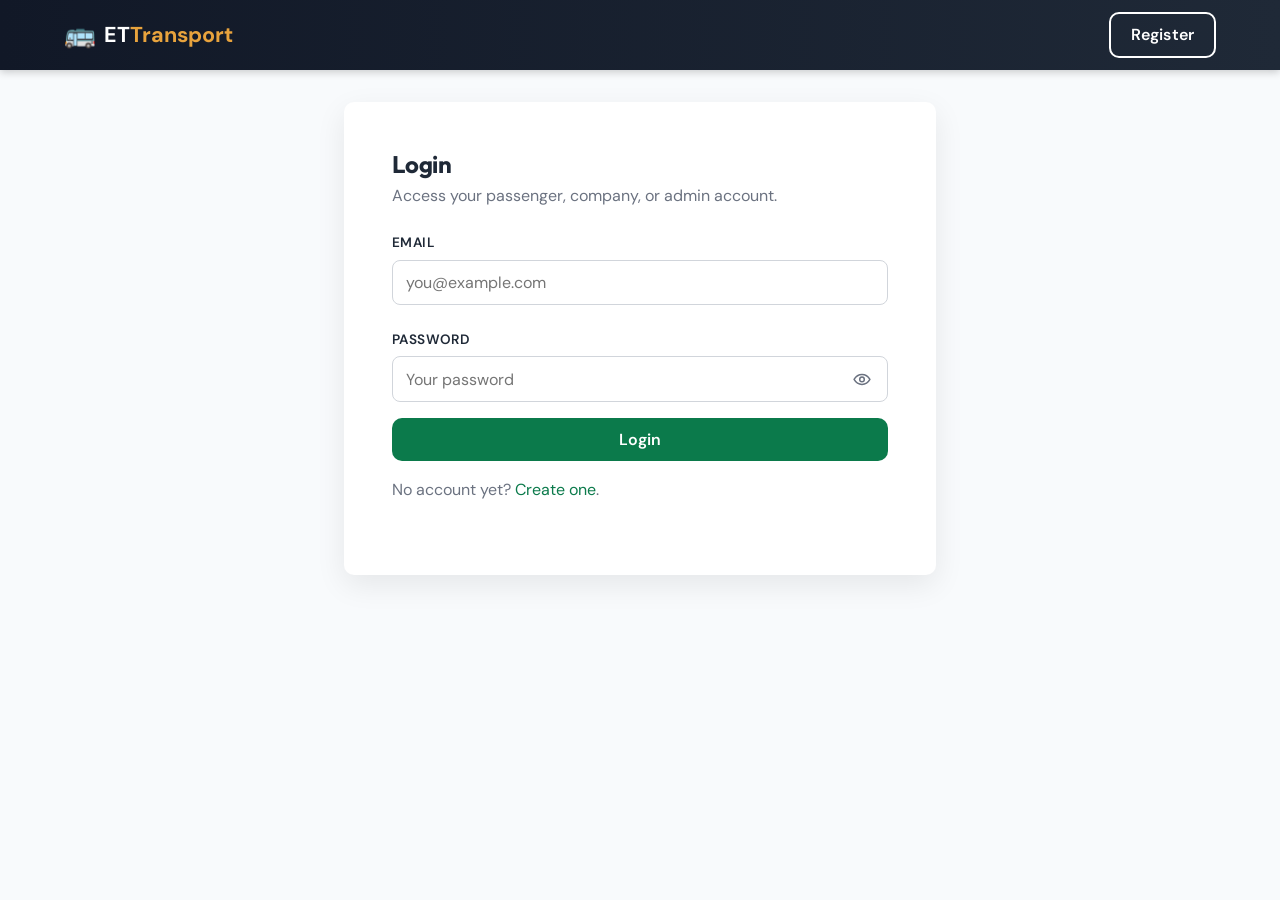
<file: login.html>
<!DOCTYPE html>
<html lang="en">
<head>
    <meta charset="UTF-8">
    <meta name="viewport" content="width=device-width, initial-scale=1.0">
    <meta name="description" content="Login to ET Transport">
    <title>Login | ET Transport</title>
    <link rel="stylesheet" href="css/style.css?v=20260919-mobile-resp">
    <link rel="icon" type="image/x-icon" href="assets/icons/favicon.svg">
<!-- Fonts (DM Sans + Outfit) -->
    <link rel="preconnect" href="https://fonts.googleapis.com">
    <link rel="preconnect" href="https://fonts.gstatic.com" crossorigin>
    <link href="https://fonts.googleapis.com/css2?family=DM+Sans:opsz,wght@9..40,400;9..40,500;9..40,600;9..40,700&family=Outfit:wght@500;600;700;800&display=swap" rel="stylesheet">
</head>
<body data-auth-guest-only="1">
    <header class="site-header">
        <nav class="navbar container">
            <a href="index.html" class="logo" aria-label="ET Transport home">
                <span class="logo-icon" aria-hidden="true">&#128652;</span>
                <span class="logo-text">ET<span>Transport</span></span>
            </a>
            <div class="nav-actions">
                <a href="register.html" class="btn btn-login">Register</a>
            </div>
        </nav>
    </header>

    <main class="container" style="max-width: 640px; padding-top: 2rem; padding-bottom: 2rem;">
        <section class="search-card" aria-labelledby="login-title">
            <h1 id="login-title">Login</h1>
            <p>Access your passenger, company, or admin account.</p>

            <div id="auth-message" class="auth-message" hidden></div>

            <form id="login-form" novalidate>
                <label for="login-email">Email</label>
                <input id="login-email" name="email" type="email" required autocomplete="email" placeholder="you@example.com">

                <label for="login-password">Password</label>
                <div class="password-field">
                    <input id="login-password" name="password" type="password" required autocomplete="current-password" placeholder="Your password">
                    <button class="password-toggle" type="button" aria-controls="login-password" aria-pressed="false" aria-label="Show password">
                        <svg class="password-toggle-icon password-toggle-icon--show" viewBox="0 0 24 24" aria-hidden="true"><path d="M2.5 12s3.4-6 9.5-6 9.5 6 9.5 6-3.4 6-9.5 6-9.5-6-9.5-6Z"/><circle cx="12" cy="12" r="2.75"/></svg>
                        <svg class="password-toggle-icon password-toggle-icon--hide" viewBox="0 0 24 24" aria-hidden="true"><path d="m3 3 18 18M10.6 6.2A10.8 10.8 0 0 1 12 6c6.1 0 9.5 6 9.5 6a18.2 18.2 0 0 1-3.3 3.8M6.1 6.1A18.5 18.5 0 0 0 2.5 12S5.9 18 12 18c1.3 0 2.5-.3 3.5-.7"/><path d="M9.9 9.9a3 3 0 0 0 4.2 4.2"/></svg>
                        <span class="sr-only">Show password</span>
                    </button>
                </div>

                <button type="submit" class="btn btn-primary" style="margin-top: 1rem;">Login</button>
            </form>

            <p style="margin-top: 1rem;">No account yet? <a id="auth-goto-register" href="register.html">Create one</a>.</p>
        </section>
    </main>

    <script src="js/main.js"></script>
    <script src="js/auth.js?v=20260904-password-toggle"></script>
</body>
</html>
</file>
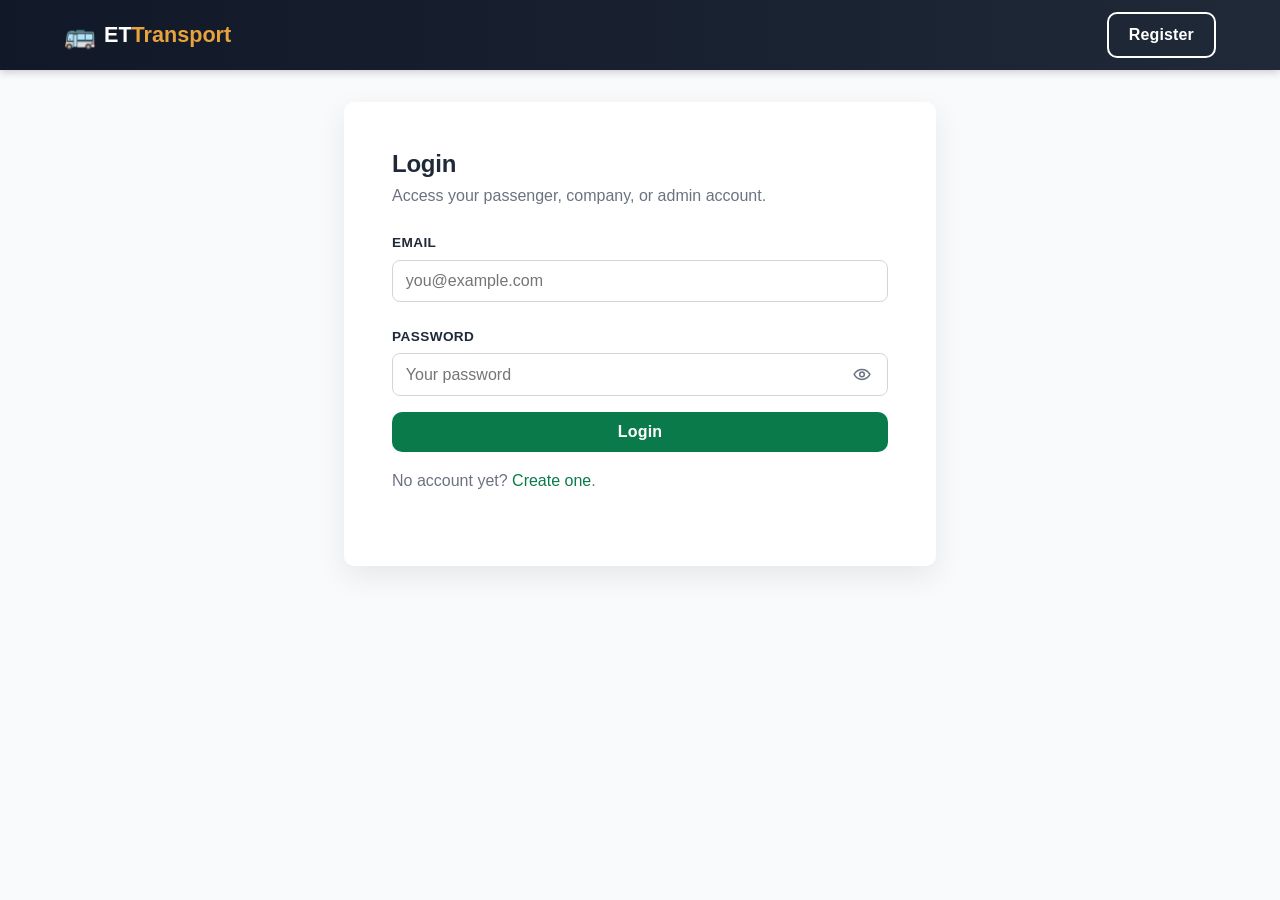
<file: passenger.html>
﻿<!DOCTYPE html>
<html lang="en">
<head>
    <meta charset="UTF-8">
    <meta name="viewport" content="width=device-width, initial-scale=1.0">
    <meta name="description" content="Enter passenger details for your intercity bus trip with ET Transport.">
    <title>Passenger Information | ET Transport</title>
    <link rel="stylesheet" href="css/style.css?v=20260919-mobile-resp">
    <link rel="icon" type="image/x-icon" href="assets/icons/favicon.svg">
<!-- Fonts (DM Sans + Outfit) -->
    <link rel="preconnect" href="https://fonts.googleapis.com">
    <link rel="preconnect" href="https://fonts.gstatic.com" crossorigin>
    <link href="https://fonts.googleapis.com/css2?family=DM+Sans:opsz,wght@9..40,400;9..40,500;9..40,600;9..40,700&family=Outfit:wght@500;600;700;800&display=swap" rel="stylesheet">
</head>
<body data-auth-required="1" data-auth-role="passenger">

    <!-- ============ Navigation Bar ============ -->
    <header class="site-header">
        <nav class="navbar container">
            <a href="index.html" class="logo" aria-label="ET Transport home">
                <span class="logo-icon" aria-hidden="true">&#128652;</span>
                <span class="logo-text">ET<span>Transport</span></span>
            </a>

            <ul class="nav-links" id="nav-links">
                <li><a href="index.html">Home</a></li>
                <li><a href="companies.html">Companies</a></li>
                <li><a href="dashboard.html">Dashboard</a></li>
                <li><a href="about.html">About</a></li>
            </ul>

            <div class="nav-actions" data-nav-auth="1">
            </div>

            <button class="nav-toggle" id="nav-toggle" aria-label="Toggle navigation menu" aria-expanded="false">
                <span class="bar"></span><span class="bar"></span><span class="bar"></span>
            </button>
        </nav>
    </header>

    <main class="booking-page container">

        <div id="auth-identity" class="auth-identity" data-auth-identity hidden></div>

        <h1 class="page-title">Passenger Information</h1>
        <p class="section-subtitle">Enter the details for each passenger.</p>

        <!-- ============ Error state (missing / mismatched booking data) ============ -->
        <div id="app-error" class="card app-error" hidden>
            <p id="app-error-msg"></p>
            <a href="search.html" class="btn btn-primary">Back to Search</a>
        </div>

        <div id="passenger-app" class="booking-layout" hidden>

            <!-- ============ LEFT: Trip summary + passenger forms ============ -->
            <section class="seat-panel">

                <!-- Booking summary -->
                <div class="card trip-summary">
                    <div class="trip-head">
                        <h2 id="trip-company">Bus Company</h2>
                        <span id="trip-route" class="trip-route">City &rarr; City</span>
                    </div>
                    <ul class="trip-details">
                        <li><span>Date</span><strong id="trip-date"></strong></li>
                        <li><span>Departure</span><strong id="trip-depart"></strong></li>
                        <li><span>Arrival</span><strong id="trip-arrive"></strong></li>
                        <li><span>Passengers</span><strong id="trip-passengers"></strong></li>
                        <li><span>Seats</span><strong id="trip-seats"></strong></li>
                    </ul>
                </div>

                <!-- Passenger forms (generated by js/passenger.js) -->
                <div id="passenger-cards"></div>

                <!-- Refund account — where a cancellation refund should be sent.
                     Optional, but stored on the booking so the company's
                     cancellation dialog can reference the exact destination. -->
                <div class="card refund-account-card" id="refund-account-card">
                    <h2 class="passenger-title">Refund Account</h2>
                    <p class="refund-account-hint">If this booking is cancelled and a refund is issued, the money will be sent to the account below.</p>
                    <div class="field-group">
                        <label for="refund-account-name">Account Name</label>
                        <input type="text" id="refund-account-name" class="field-input" maxlength="120" placeholder="e.g. Amanuel Tesfaye" autocomplete="off">
                    </div>
                    <div class="field-group">
                        <label for="refund-account-type">Type of Bank</label>
                        <select id="refund-account-type" class="field-input">
                            <option value="">Select bank…</option>
                            <option value="CBE">CBE</option>
                            <option value="CBE Birr">CBE Birr</option>
                            <option value="TeleBirr">TeleBirr</option>
                            <option value="Bank Of Abisiniya">Bank Of Abisiniya</option>
                            <option value="Dashen Bank">Dashen Bank</option>
                            <option value="Other">Other</option>
                        </select>
                    </div>
                    <div class="field-group" id="refund-account-other-wrap" hidden>
                        <label for="refund-account-other">Other Bank Name</label>
                        <input type="text" id="refund-account-other" class="field-input" maxlength="50" placeholder="e.g. Awash Bank" autocomplete="off">
                    </div>
                    <div class="field-group">
                        <label for="refund-account-number">Account Number</label>
                        <input type="text" id="refund-account-number" class="field-input" maxlength="50" placeholder="e.g. 1000134567890" autocomplete="off">
                    </div>
                </div>
            </section>

            <!-- ============ RIGHT: Order summary ============ -->
            <aside class="card booking-summary">
                <h2>Order Summary</h2>
                <dl>
                    <dt>Selected Seats</dt><dd id="order-seats"></dd>
                    <dt>Passengers</dt><dd id="order-passengers"></dd>
                    <dt>Price per seat</dt><dd id="order-price"></dd>
                    <dt>Total</dt><dd id="order-total" class="sum-price"></dd>
                </dl>
                <button id="pay-btn" class="btn btn-continue" disabled>Continue to Payment</button>
                <p id="pay-msg" class="continue-msg" hidden>Payment will be implemented in the next phase.</p>
            </aside>

        </div>
    </main>

    <!-- ============================================
         Saved-details prefill prompt — asks whether to
         reuse the passenger profile details for this
         booking. "Use saved details" fills passenger 1
         and the refund account, then LOCKS the filled
         fields (see js/passenger.js + css/style.css).
         ============================================ -->
    <div id="prefill-modal" class="prefill-modal" role="dialog" aria-modal="true" aria-labelledby="prefill-modal-title" hidden>
        <div class="prefill-modal-box">
            <button type="button" id="prefill-modal-close" class="prefill-modal-close" aria-label="Close dialog">&times;</button>
            <div class="prefill-modal-icon" aria-hidden="true">&#128100;</div>
            <h2 id="prefill-modal-title">Use your saved details?</h2>
            <p class="prefill-modal-sub">We found a passenger profile saved on this device. Using it fills the form for passenger 1 and the refund account, then locks those fields for this booking.</p>
            <dl class="prefill-preview" id="prefill-preview"></dl>
            <div class="prefill-modal-actions">
                <button type="button" id="prefill-yes" class="btn btn-primary">Use saved details</button>
                <button type="button" id="prefill-no" class="btn btn-secondary">Enter manually</button>
            </div>
            <p class="prefill-modal-foot">You can unlock and edit any filled field on this page at any time.</p>
        </div>
    </div>

    <!-- ============ Footer ============ -->
    <footer class="site-footer">
        <div class="container footer-grid">
            <div class="footer-col footer-brand">
                <a href="index.html" class="logo footer-logo" aria-label="ET Transport home">
                    <span class="logo-icon" aria-hidden="true">&#128652;</span>
                    <span class="logo-text">ET<span>Transport</span></span>
                </a>
                <p class="footer-desc">Your trusted partner for intercity bus travel in Ethiopia &mdash; compare companies, choose your seat and book your journey in minutes.</p>
            </div>

            <div class="footer-col">
                <h4>Quick Links</h4>
                <ul class="footer-links">
                    <li><a href="index.html">Home</a></li>
                    <li><a href="companies.html">Companies</a></li>
                    <li><a href="dashboard.html">Dashboard</a></li>
                    <li><a href="about.html">About</a></li>
                </ul>
            </div>

            <div class="footer-col">
                <h4>Contact</h4>
                <ul class="footer-links footer-contact">
                    <li>
                        <svg viewBox="0 0 24 24" fill="none" stroke="currentColor" stroke-width="2" stroke-linecap="round" stroke-linejoin="round" aria-hidden="true"><path d="M12 21s-7-5.5-7-11a7 7 0 0 1 14 0c0 5.5-7 11-7 11Z"/><circle cx="12" cy="10" r="2.5"/></svg>
                        <span>Arba Minch, Ethiopia</span>
                    </li>
                    <li>
                        <svg viewBox="0 0 24 24" fill="none" stroke="currentColor" stroke-width="2" stroke-linecap="round" stroke-linejoin="round" aria-hidden="true"><rect x="2" y="4" width="20" height="16" rx="2"/><path d="m2 6 10 7L22 6"/></svg>
                        <a href="mailto:ettransport@gmail.com">ettransport@gmail.com</a>
                    </li>
                    <li>
                        <svg viewBox="0 0 24 24" fill="none" stroke="currentColor" stroke-width="2" stroke-linecap="round" stroke-linejoin="round" aria-hidden="true"><path d="M22 16.92v3a2 2 0 0 1-2.18 2 19.79 19.79 0 0 1-8.63-3.07 19.5 19.5 0 0 1-6-6A19.79 19.79 0 0 1 2.08 4.18 2 2 0 0 1 4.06 2h3a2 2 0 0 1 2 1.72c.13.96.36 1.9.7 2.81a2 2 0 0 1-.45 2.11L8.09 9.91a16 16 0 0 0 6 6l1.27-1.27a2 2 0 0 1 2.11-.45c.91.34 1.85.57 2.81.7A2 2 0 0 1 22 16.92Z"/></svg>
                        <a href="tel:+251936913118">+251 93 691 3118</a>
                    </li>
                </ul>
            </div>
        </div>

        <div class="footer-bottom">
            <div class="container footer-bottom-row">
                <p>&copy; 2026 ET Transport. All rights reserved.</p>
                <p class="footer-tagline">Intercity bus booking &middot; Ethiopia</p>
            </div>
        </div>
    </footer>

    <!-- Scripts -->
    <script src="js/main.js"></script>
        <script src="js/auth.js"></script>
    <script src="js/notifications.js?v=20260929-notif-delete"></script>
    <script src="js/data.js"></script>
    <script src="js/passenger.js?v=20260918-prefill-prompt"></script>
</body>
</html>
</file>
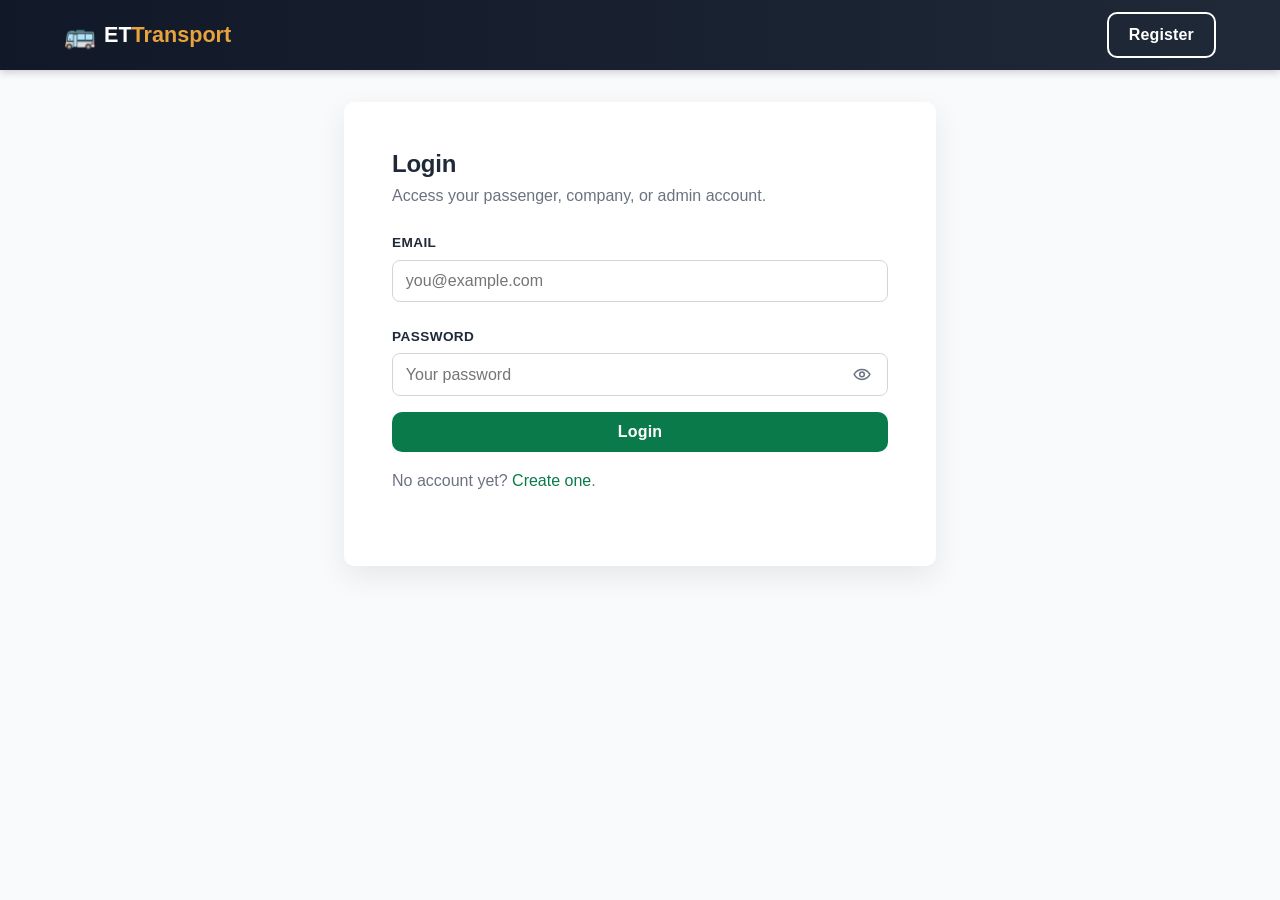
<file: payment.html>
﻿<!DOCTYPE html>
<html lang="en">
<head>
    <meta charset="UTF-8">
    <meta name="viewport" content="width=device-width, initial-scale=1.0">
    <meta name="description" content="Pay securely for your intercity bus ticket with ET Transport — Telebirr, CBE Birr or M-Pesa (demo).">
    <title>Payment | ET Transport</title>
    <link rel="stylesheet" href="css/style.css?v=20260919-mobile-resp">
    <link rel="icon" type="image/x-icon" href="assets/icons/favicon.svg">
<!-- Fonts (DM Sans + Outfit) -->
    <link rel="preconnect" href="https://fonts.googleapis.com">
    <link rel="preconnect" href="https://fonts.gstatic.com" crossorigin>
    <link href="https://fonts.googleapis.com/css2?family=DM+Sans:opsz,wght@9..40,400;9..40,500;9..40,600;9..40,700&family=Outfit:wght@500;600;700;800&display=swap" rel="stylesheet">
</head>
<body data-auth-required="1" data-auth-role="passenger">

    <!-- ============ Navigation Bar ============ -->
    <header class="site-header">
        <nav class="navbar container">
            <a href="index.html" class="logo" aria-label="ET Transport home">
                <span class="logo-icon" aria-hidden="true">&#128652;</span>
                <span class="logo-text">ET<span>Transport</span></span>
            </a>

            <ul class="nav-links" id="nav-links">
                <li><a href="index.html">Home</a></li>
                <li><a href="companies.html">Companies</a></li>
                <li><a href="dashboard.html">Dashboard</a></li>
                <li><a href="about.html">About</a></li>
            </ul>

            <div class="nav-actions" data-nav-auth="1">
            </div>

            <button class="nav-toggle" id="nav-toggle" aria-label="Toggle navigation menu" aria-expanded="false">
                <span class="bar"></span><span class="bar"></span><span class="bar"></span>
            </button>
        </nav>
    </header>

    <main class="booking-page container">

        <h1 class="page-title">Payment</h1>
        <p class="section-subtitle">Select a payment method to complete your booking.</p>

        <!-- ============ Error state (missing / invalid booking data) ============ -->
        <div id="app-error" class="card app-error" hidden>
            <p id="app-error-msg"></p>
            <a href="search.html" class="btn btn-primary">Back to Search</a>
        </div>

        <div id="payment-app" class="booking-layout" hidden>

            <!-- ============ LEFT: Booking summary + payment ============ -->
            <section class="seat-panel">

                <!-- Booking summary -->
                <div class="card trip-summary">
                    <div class="trip-head">
                        <h2 id="trip-company">Bus Company</h2>
                        <span id="trip-route" class="trip-route">City &rarr; City</span>
                    </div>
                    <div class="booking-meta">
                        <div class="meta-item"><span>Travel date</span><strong id="trip-date"></strong></div>
                        <div class="meta-item"><span>Departure</span><strong id="trip-depart"></strong></div>
                        <div class="meta-item"><span>Arrival</span><strong id="trip-arrive"></strong></div>
                        <div class="meta-item"><span>Duration</span><strong id="trip-duration"></strong></div>
                        <div class="meta-item"><span>Bus type</span><strong id="trip-type"></strong></div>
                        <div class="meta-item"><span>Selected seats</span><strong id="trip-seats"></strong></div>
                        <div class="meta-item"><span>Passengers</span><strong id="trip-passengers"></strong></div>
                    </div>
                </div>

                <!-- Payment method selector -->
                <div class="card">
                    <h2 class="card-title">Select Payment Method</h2>
                    <div class="pay-methods" id="pay-methods" role="radiogroup" aria-label="Choose a payment method">
                        <label class="pay-option">
                            <input type="radio" name="pay-method" value="Telebirr">
                            <span class="pay-option-body">
                                <span class="pay-brand">Telebirr</span>
                                <span class="pay-note">Ethio Telecom &mdash; Mobile Money</span>
                            </span>
                        </label>
                        <label class="pay-option">
                            <input type="radio" name="pay-method" value="CBE Birr">
                            <span class="pay-option-body">
                                <span class="pay-brand">CBE Birr</span>
                                <span class="pay-note">Commercial Bank of Ethiopia &mdash; Mobile Money</span>
                            </span>
                        </label>
                        <label class="pay-option">
                            <input type="radio" name="pay-method" value="M-Pesa">
                            <span class="pay-option-body">
                                <span class="pay-brand">M-Pesa</span>
                                <span class="pay-note">Safaricom &mdash; Mobile Money</span>
                            </span>
                        </label>
                    </div>
                    <span id="method-error" class="field-error" role="alert"></span>
                </div>

                <!-- Payment details (shown once a method is selected) -->
                <div class="card payment-details" id="payment-details" hidden>
                    <h2 class="card-title">Payment Details</h2>
                    <div class="field-group">
                        <label for="pay-phone">Mobile Money Number</label>
                        <div class="phone-field">
                            <span class="phone-prefix" aria-hidden="true">+251</span>
                            <input type="tel" id="pay-phone" class="field-input pay-phone"
                                placeholder="9XX XXX XXXX" autocomplete="tel-national" inputmode="numeric"
                                aria-describedby="pay-phone-info pay-phone-err" spellcheck="false">
                        </div>
                        <span class="phone-info pay-phone-info" id="pay-phone-info"></span>
                        <span class="field-error pay-phone-err" id="pay-phone-err" role="alert"></span>
                    </div>
                    <p class="payment-note">A payment prompt will be sent to your mobile money app to confirm this transaction (simulated).</p>
                </div>

            </section>

            <!-- ============ RIGHT: Order summary ============ -->
            <aside class="card booking-summary">
                <h2>Order Summary</h2>
                <dl>
                    <dt>Ticket price</dt><dd id="order-price"></dd>
                    <dt>Passengers</dt><dd id="order-passengers"></dd>
                    <dt>Seats</dt><dd id="order-seats"></dd>
                    <dt>Total</dt><dd id="order-total" class="sum-price"></dd>
                </dl>
                <button id="pay-btn" class="btn btn-continue" disabled>Pay ETB 0</button>
                <p id="pay-msg" class="continue-msg" hidden></p>
                <div id="pay-error" class="pay-error" role="alert" hidden></div>
                <a href="#" id="back-link" class="back-link">&larr; Back to Passenger Information</a>
            </aside>

        </div>
    </main>

    <!-- ============ Footer ============ -->
    <footer class="site-footer">
        <div class="container footer-grid">
            <div class="footer-col footer-brand">
                <a href="index.html" class="logo footer-logo" aria-label="ET Transport home">
                    <span class="logo-icon" aria-hidden="true">&#128652;</span>
                    <span class="logo-text">ET<span>Transport</span></span>
                </a>
                <p class="footer-desc">Your trusted partner for intercity bus travel in Ethiopia &mdash; compare companies, choose your seat and book your journey in minutes.</p>
            </div>

            <div class="footer-col">
                <h4>Quick Links</h4>
                <ul class="footer-links">
                    <li><a href="index.html">Home</a></li>
                    <li><a href="companies.html">Companies</a></li>
                    <li><a href="dashboard.html">Dashboard</a></li>
                    <li><a href="about.html">About</a></li>
                </ul>
            </div>

            <div class="footer-col">
                <h4>Contact</h4>
                <ul class="footer-links footer-contact">
                    <li>
                        <svg viewBox="0 0 24 24" fill="none" stroke="currentColor" stroke-width="2" stroke-linecap="round" stroke-linejoin="round" aria-hidden="true"><path d="M12 21s-7-5.5-7-11a7 7 0 0 1 14 0c0 5.5-7 11-7 11Z"/><circle cx="12" cy="10" r="2.5"/></svg>
                        <span>Arba Minch, Ethiopia</span>
                    </li>
                    <li>
                        <svg viewBox="0 0 24 24" fill="none" stroke="currentColor" stroke-width="2" stroke-linecap="round" stroke-linejoin="round" aria-hidden="true"><rect x="2" y="4" width="20" height="16" rx="2"/><path d="m2 6 10 7L22 6"/></svg>
                        <a href="mailto:ettransport@gmail.com">ettransport@gmail.com</a>
                    </li>
                    <li>
                        <svg viewBox="0 0 24 24" fill="none" stroke="currentColor" stroke-width="2" stroke-linecap="round" stroke-linejoin="round" aria-hidden="true"><path d="M22 16.92v3a2 2 0 0 1-2.18 2 19.79 19.79 0 0 1-8.63-3.07 19.5 19.5 0 0 1-6-6A19.79 19.79 0 0 1 2.08 4.18 2 2 0 0 1 4.06 2h3a2 2 0 0 1 2 1.72c.13.96.36 1.9.7 2.81a2 2 0 0 1-.45 2.11L8.09 9.91a16 16 0 0 0 6 6l1.27-1.27a2 2 0 0 1 2.11-.45c.91.34 1.85.57 2.81.7A2 2 0 0 1 22 16.92Z"/></svg>
                        <a href="tel:+251936913118">+251 93 691 3118</a>
                    </li>
                </ul>
            </div>
        </div>

        <div class="footer-bottom">
            <div class="container footer-bottom-row">
                <p>&copy; 2026 ET Transport. All rights reserved.</p>
                <p class="footer-tagline">Intercity bus booking &middot; Ethiopia</p>
            </div>
        </div>
    </footer>

    <!-- Scripts -->
    <script src="js/main.js"></script>
        <script src="js/auth.js"></script>
    <script src="js/notifications.js?v=20260929-notif-delete"></script>
    <script src="js/data.js"></script>
    <script src="js/payment.js?v=20260919-mpesa-7-prefix"></script>
</body>
</html>
</file>
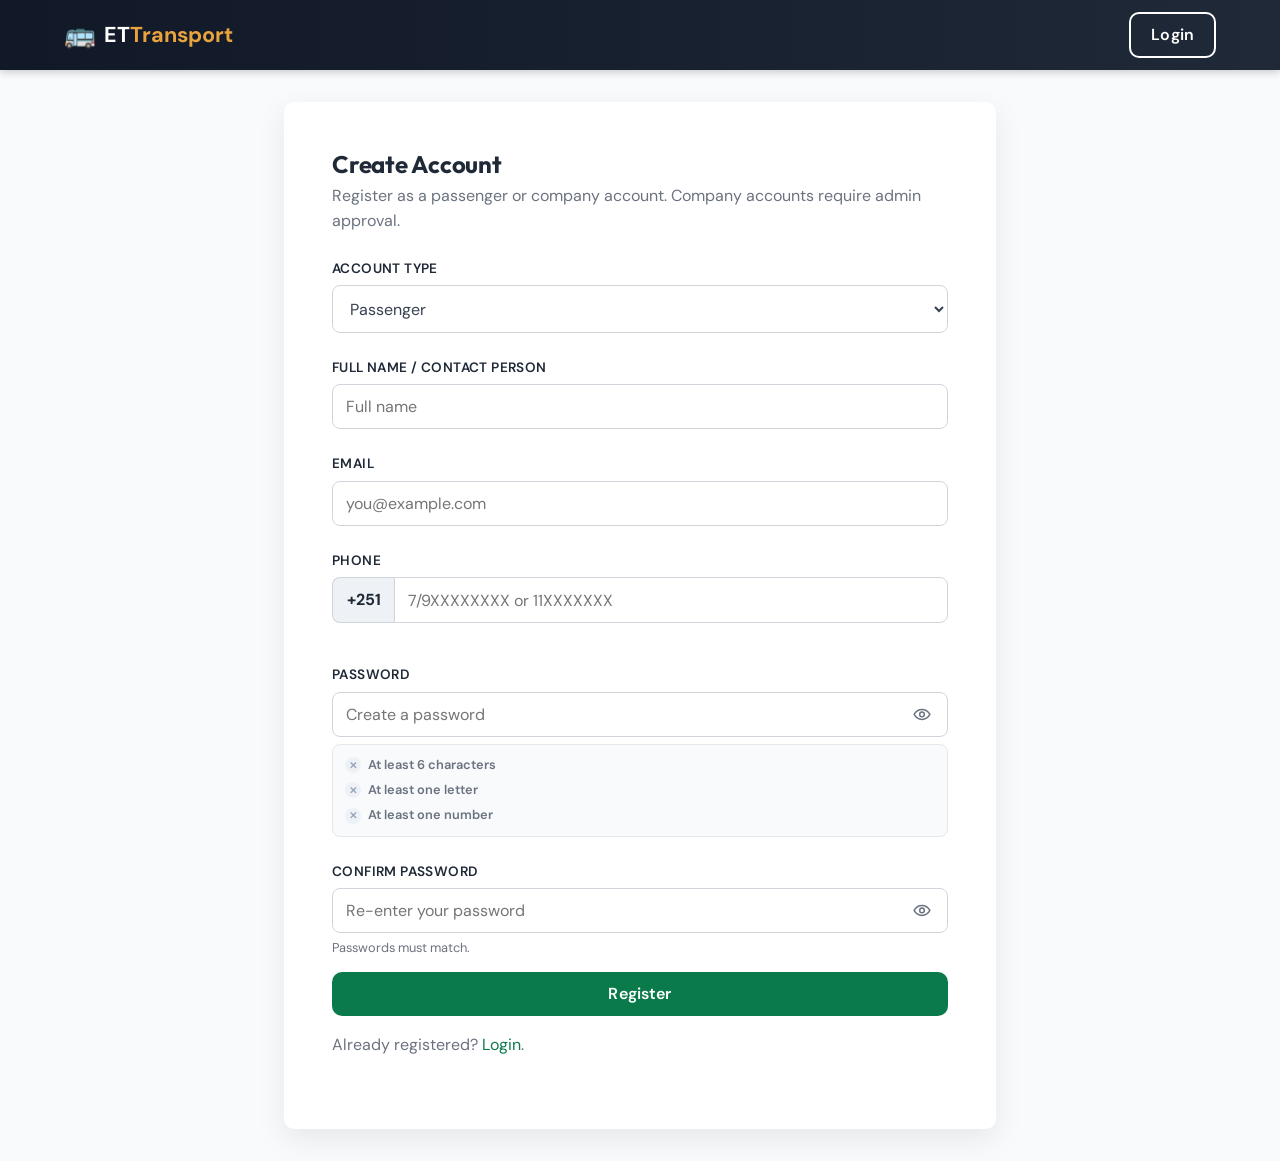
<file: register.html>
<!DOCTYPE html>
<html lang="en">
<head>
    <meta charset="UTF-8">
    <meta name="viewport" content="width=device-width, initial-scale=1.0">
    <meta name="description" content="Register on ET Transport">
    <title>Register | ET Transport</title>
    <link rel="stylesheet" href="css/style.css?v=20260919-mobile-resp">
    <link rel="icon" type="image/x-icon" href="assets/icons/favicon.svg">
<!-- Fonts (DM Sans + Outfit) -->
    <link rel="preconnect" href="https://fonts.googleapis.com">
    <link rel="preconnect" href="https://fonts.gstatic.com" crossorigin>
    <link href="https://fonts.googleapis.com/css2?family=DM+Sans:opsz,wght@9..40,400;9..40,500;9..40,600;9..40,700&family=Outfit:wght@500;600;700;800&display=swap" rel="stylesheet">
</head>
<body data-auth-guest-only="1">
    <header class="site-header">
        <nav class="navbar container">
            <a href="index.html" class="logo" aria-label="ET Transport home">
                <span class="logo-icon" aria-hidden="true">&#128652;</span>
                <span class="logo-text">ET<span>Transport</span></span>
            </a>
            <div class="nav-actions">
                <a href="login.html" class="btn btn-login">Login</a>
            </div>
        </nav>
    </header>

    <main class="container" style="max-width: 760px; padding-top: 2rem; padding-bottom: 2rem;">
        <section class="search-card" aria-labelledby="register-title">
            <h1 id="register-title">Create Account</h1>
            <p>Register as a passenger or company account. Company accounts require admin approval.</p>

            <div id="auth-message" class="auth-message" hidden></div>

            <form id="register-form" novalidate>
                <label for="register-role">Account Type</label>
                <select id="register-role" name="role" required>
                    <option value="passenger">Passenger</option>
                    <option value="company">Company</option>
                </select>

                <label for="register-name">Full Name / Contact Person</label>
                <input id="register-name" name="name" type="text" required autocomplete="name" placeholder="Full name">
                <p id="register-name-error" class="field-error" hidden role="alert"></p>

                <label for="register-email">Email</label>
                <input id="register-email" name="email" type="email" required autocomplete="email" placeholder="you@example.com">
                <p id="register-email-error" class="field-error" hidden role="alert"></p>

                <label for="register-phone">Phone</label>
                <div class="phone-field">
                    <span class="phone-prefix" aria-hidden="true">+251</span>
                    <input id="register-phone" name="phone" type="tel" class="field-input" required maxlength="9" minlength="9" inputmode="numeric" autocomplete="tel-national" pattern="[179][0-9]{8}" title="9-digit local number after +251 — starts with 7, 9, or 1" placeholder="7/9XXXXXXXX or 11XXXXXXX">
                </div>
                <div id="register-phone-info" class="phone-info" aria-live="polite"></div>
                <p id="register-phone-error" class="field-error" hidden role="alert"></p>

                <label for="register-password">Password</label>
                <div class="password-field">
                    <input id="register-password" name="password" type="password" required autocomplete="new-password" placeholder="Create a password">
                    <button class="password-toggle" type="button" aria-controls="register-password" aria-pressed="false" aria-label="Show password">
                        <svg class="password-toggle-icon password-toggle-icon--show" viewBox="0 0 24 24" aria-hidden="true"><path d="M2.5 12s3.4-6 9.5-6 9.5 6 9.5 6-3.4 6-9.5 6-9.5-6-9.5-6Z"/><circle cx="12" cy="12" r="2.75"/></svg>
                        <svg class="password-toggle-icon password-toggle-icon--hide" viewBox="0 0 24 24" aria-hidden="true"><path d="m3 3 18 18M10.6 6.2A10.8 10.8 0 0 1 12 6c6.1 0 9.5 6 9.5 6a18.2 18.2 0 0 1-3.3 3.8M6.1 6.1A18.5 18.5 0 0 0 2.5 12S5.9 18 12 18c1.3 0 2.5-.3 3.5-.7"/><path d="M9.9 9.9a3 3 0 0 0 4.2 4.2"/></svg>
                        <span class="sr-only">Show password</span>
                    </button>
                </div>
                <ul id="register-pw-reqs" class="pw-reqs" aria-label="Password requirements">
                    <li data-pw-req="length">At least 6 characters</li>
                    <li data-pw-req="letter">At least one letter</li>
                    <li data-pw-req="number">At least one number</li>
                </ul>
                <p id="register-password-error" class="field-error" hidden role="alert"></p>

                <label for="register-confirm">Confirm Password</label>
                <div class="password-field">
                    <input id="register-confirm" name="password_confirmation" type="password" required autocomplete="new-password" placeholder="Re-enter your password">
                    <button class="password-toggle" type="button" aria-controls="register-confirm" aria-pressed="false" aria-label="Show password">
                        <svg class="password-toggle-icon password-toggle-icon--show" viewBox="0 0 24 24" aria-hidden="true"><path d="M2.5 12s3.4-6 9.5-6 9.5 6 9.5 6-3.4 6-9.5 6-9.5-6-9.5-6Z"/><circle cx="12" cy="12" r="2.75"/></svg>
                        <svg class="password-toggle-icon password-toggle-icon--hide" viewBox="0 0 24 24" aria-hidden="true"><path d="m3 3 18 18M10.6 6.2A10.8 10.8 0 0 1 12 6c6.1 0 9.5 6 9.5 6a18.2 18.2 0 0 1-3.3 3.8M6.1 6.1A18.5 18.5 0 0 0 2.5 12S5.9 18 12 18c1.3 0 2.5-.3 3.5-.7"/><path d="M9.9 9.9a3 3 0 0 0 4.2 4.2"/></svg>
                        <span class="sr-only">Show password</span>
                    </button>
                </div>

                <p id="register-confirm-hint" class="field-hint" data-default="Passwords must match.">Passwords must match.</p>
                <div id="company-fields" hidden>
                    <label for="company-name">Company Name</label>
                    <input id="company-name" name="company_name" type="text" data-company-required="1" placeholder="Company legal name">
                    <p id="company-name-error" class="field-error" hidden role="alert"></p>

                    <label for="company-address">Company Address</label>
                    <input id="company-address" name="company_address" type="text" data-company-required="1" placeholder="City, sub-city, area">
                    <p id="company-address-error" class="field-error" hidden role="alert"></p>

                    <label for="company-description">Company Description (optional)</label>
                    <textarea id="company-description" name="company_description" rows="3" placeholder="Short company profile"></textarea>
                </div>

                <button type="submit" class="btn btn-primary" style="margin-top: 1rem;">Register</button>
            </form>

            <p style="margin-top: 1rem;">Already registered? <a id="auth-goto-login" href="login.html">Login</a>.</p>
        </section>
    </main>

    <script src="js/main.js"></script>
    <script src="js/auth.js?v=20260911-field-errors"></script>
</body>
</html>
</file>
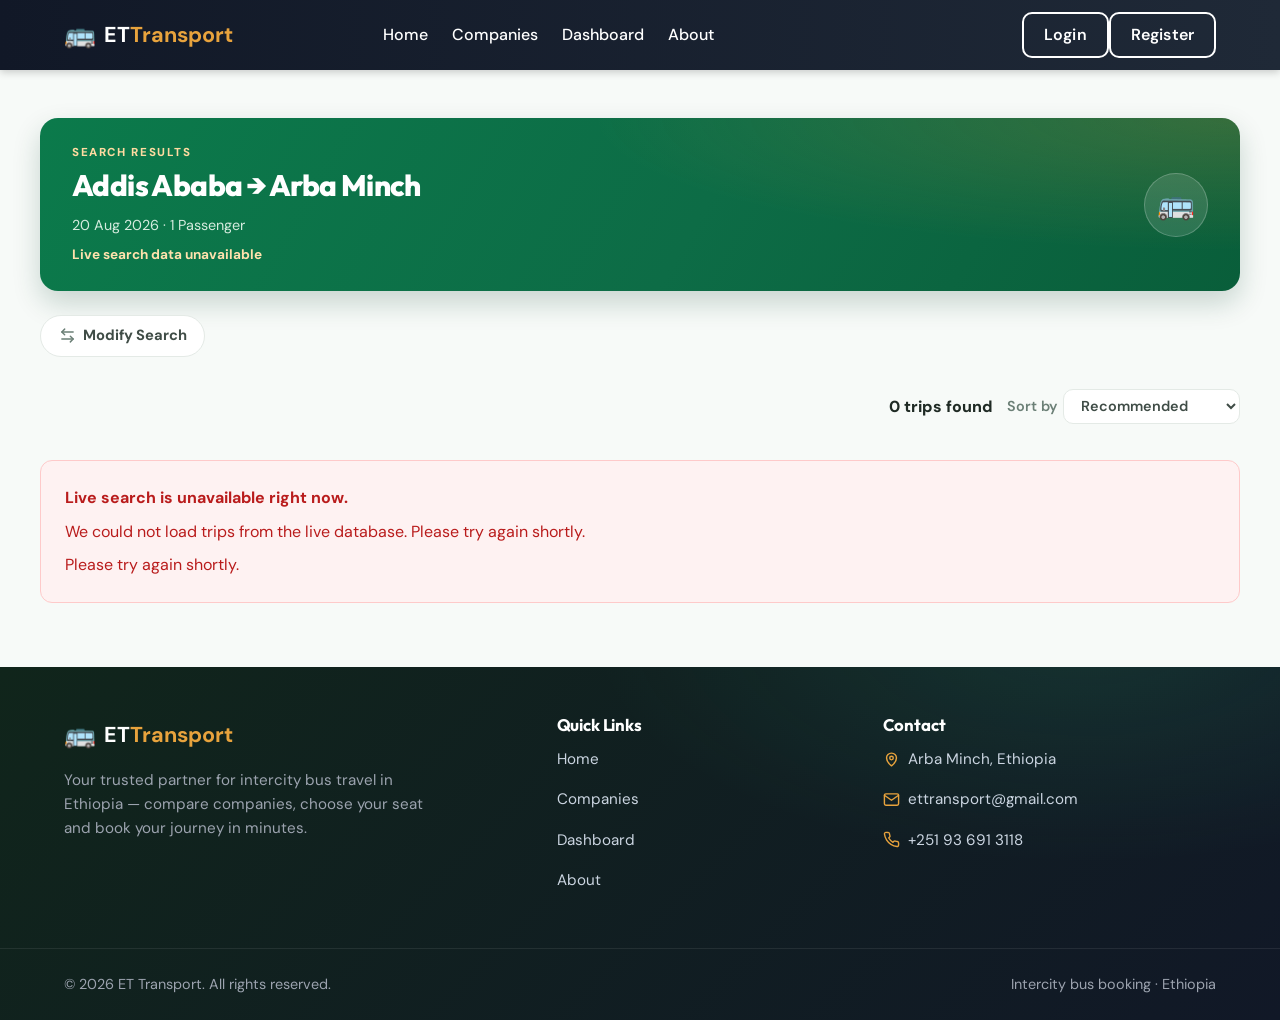
<file: search.html>
<!DOCTYPE html>
<html lang="en">
<head>
    <meta charset="UTF-8">
    <meta name="viewport" content="width=device-width, initial-scale=1.0">
    <meta name="description" content="Search available intercity buses across Ethiopia — compare companies, prices and schedules.">
    <title>Search Buses | ET Transport</title>
    <link rel="stylesheet" href="css/style.css?v=20260920-compare-amenities">
    <link rel="stylesheet" href="css/city-picker.css?v=20260907-swap-fix">
    <link rel="icon" type="image/x-icon" href="assets/icons/favicon.svg">
<!-- Fonts (DM Sans + Outfit) -->
    <link rel="preconnect" href="https://fonts.googleapis.com">
    <link rel="preconnect" href="https://fonts.gstatic.com" crossorigin>
    <link href="https://fonts.googleapis.com/css2?family=DM+Sans:opsz,wght@9..40,400;9..40,500;9..40,600;9..40,700&family=Outfit:wght@500;600;700;800&display=swap" rel="stylesheet">
</head>
<body class="search-page">

    <!-- ============ Navigation Bar ============ -->
    <header class="site-header">
        <nav class="navbar container">
            <a href="index.html" class="logo" aria-label="ET Transport home">
                <span class="logo-icon" aria-hidden="true">&#128652;</span>
                <span class="logo-text">ET<span>Transport</span></span>
            </a>

            <ul class="nav-links" id="nav-links">
                <li><a href="index.html">Home</a></li>
                <li><a href="companies.html">Companies</a></li>
                <li><a href="dashboard.html">Dashboard</a></li>
                <li><a href="about.html">About</a></li>
            </ul>

            <div class="nav-actions" data-nav-auth="1">
            </div>

            <button class="nav-toggle" id="nav-toggle" aria-label="Toggle navigation menu" aria-expanded="false">
                <span class="bar"></span><span class="bar"></span><span class="bar"></span>
            </button>
        </nav>
    </header>

    <main class="results-page container">

        <!-- ============================================= -->
 <!-- Search Summary + Modify Search -->
        <!-- ============================================= -->
        <section class="search-summary" aria-label="Search summary">
            <div class="route-heading">
                <p class="search-eyebrow">Search results</p>
                <h1 id="search-route">Addis Ababa &rarr; Arba Minch</h1>
                <p id="search-meta" class="search-meta">20 Aug 2026 &middot; 1 Passenger</p>
                <p id="search-availability" class="search-availability">23 trips available</p>
            </div>
            <div class="search-summary-emblem" aria-hidden="true">&#128652;</div>
        </section>

        <details class="modify-search" aria-label="Modify search">
            <summary>
                <svg viewBox="0 0 24 24" fill="none" stroke="currentColor" stroke-width="2" stroke-linecap="round" stroke-linejoin="round" aria-hidden="true"><path d="M8 3 4 7l4 4"/><path d="M4 7h16"/><path d="m16 21 4-4-4-4"/><path d="M20 17H4"/></svg>
                Modify Search
            </summary>
                <form id="modify-search-form" class="search-form modify-form">
                    <div class="form-group">
                        <label for="m-from">From</label>
                        <input type="text" id="m-from" name="from" placeholder="From city" required data-city-picker data-city-pair="modify-search" data-city-role="from">
                    </div>
                    <button type="button" class="city-swap" data-city-pair="modify-search" aria-label="Swap from and to">
                        <svg viewBox="0 0 24 24" fill="none" stroke="currentColor" stroke-width="2" stroke-linecap="round" stroke-linejoin="round" aria-hidden="true"><path d="M8 3 4 7l4 4"/><path d="M4 7h16"/><path d="m16 21 4-4-4-4"/><path d="M20 17H4"/></svg>
                    </button>
                    <div class="form-group">
                        <label for="m-to">To</label>
                        <input type="text" id="m-to" name="to" placeholder="To city" required data-city-picker data-city-pair="modify-search" data-city-role="to">
                    </div>
                    <div class="form-group">
                        <label for="m-date">Travel Date</label>
                        <input type="date" id="m-date" name="date" required>
                    </div>
                    <div class="form-group">
                        <label for="m-passengers">Passengers</label>
                        <select id="m-passengers" name="passengers">
                            <option value="1">1 Passenger</option>
                            <option value="2">2 Passengers</option>
                            <option value="3">3 Passengers</option>
                            <option value="4">4 Passengers</option>
                            <option value="5">5 Passengers</option>
                            <option value="6">6 Passengers</option>
                        </select>
                    </div>
                    <button type="submit" class="btn btn-search">Search Buses</button>
                </form>
            </details>

        <!-- ============================================= -->
        <!-- Filters + Results                              -->
        <!-- ============================================= -->
        <section class="results-layout">

            <!-- Results column -->
            <section class="results">
                <div class="results-toolbar">
                    <p id="results-count" class="results-count">Trips found</p>
                    <label class="sort-control" for="sort-select">Sort by
                        <select id="sort-select">
                            <option value="recommended">Recommended</option>
                            <option value="cheapest">Cheapest</option>
                            <option value="fastest">Fastest</option>
                            <option value="rating">Highest Rated</option>
                            <option value="earliest">Earliest Departure</option>
                        </select>
                    </label>
                </div>

                <div id="results-list" class="results-list"></div>

                <!-- Empty state -->
                <div id="results-empty" class="results-empty" role="status" hidden>
                    <span class="empty-icon" aria-hidden="true">&#128652;</span>
                    <h2>No buses found</h2>
                    <p>Try modifying your search details.</p>
                    <div class="empty-actions">
                        <button type="button" id="empty-modify" class="btn btn-secondary">Modify Search</button>
                    </div>
                </div>
            </section>
        </section>
    </main>

    <!-- ============================================= -->
 <!-- Sticky compare bar -->
    <!-- ============================================= -->
    <div id="compare-bar" class="compare-bar" role="region" aria-label="Selected trips for comparison" hidden>
        <p id="compare-bar-msg" class="compare-bar-msg" role="status" hidden>You can compare up to 3 trips</p>
        <div class="compare-bar-inner container">
            <div class="compare-bar-summary">
                <span class="compare-count-badge" aria-hidden="true"><span id="compare-count-num">0</span></span>
                <div class="compare-bar-text">
                    <p class="compare-count">Trips selected</p>
                    <div id="compare-names" class="compare-names" aria-live="polite"></div>
                </div>
            </div>
            <div class="compare-actions">
                <button type="button" id="compare-clear" class="btn btn-compare-clear">Clear</button>
                <button type="button" id="compare-btn" class="btn btn-compare">Compare <span class="btn-compare-arrow" aria-hidden="true">&rarr;</span></button>
            </div>
        </div>
    </div>

    <!-- ============================================= -->
 <!-- Comparison modal -->
    <!-- ============================================= -->
    <div id="compare-modal" class="compare-modal" role="dialog" aria-modal="true" aria-labelledby="compare-modal-title" hidden>
        <div class="compare-modal-backdrop" data-compare-close></div>
        <div class="compare-modal-box" role="document">
            <div class="compare-modal-head">
                <div class="compare-modal-title-wrap">
                    <span class="compare-modal-icon" aria-hidden="true">&#9878;</span>
                    <div class="compare-modal-title-text">
                        <h2 id="compare-modal-title">Compare Trips</h2>
                        <p class="compare-modal-subtitle">Side-by-side view of your selected journeys</p>
                    </div>
                    <span class="compare-head-count" aria-hidden="true"><span id="compare-head-count-num">0</span> selected</span>
                </div>
                <button type="button" id="compare-modal-close" class="compare-modal-close" aria-label="Close comparison">&times;</button>
            </div>
            <p id="compare-limit-msg" class="compare-limit-msg" role="status" hidden>You can compare up to 3 trips.</p>
            <div class="compare-modal-body">
                <div id="compare-table" class="compare-table" tabindex="0"></div>
                <p class="compare-scroll-hint" aria-hidden="true">Swipe or scroll sideways to see all trips</p>
            </div>
        </div>
    </div>

    <!-- ============ Footer ============ -->
    <footer class="site-footer">
        <div class="container footer-grid">
            <div class="footer-col footer-brand">
                <a href="index.html" class="logo footer-logo" aria-label="ET Transport home">
                    <span class="logo-icon" aria-hidden="true">&#128652;</span>
                    <span class="logo-text">ET<span>Transport</span></span>
                </a>
                <p class="footer-desc">Your trusted partner for intercity bus travel in Ethiopia &mdash; compare companies, choose your seat and book your journey in minutes.</p>
            </div>

            <div class="footer-col">
                <h4>Quick Links</h4>
                <ul class="footer-links">
                    <li><a href="index.html">Home</a></li>
                    <li><a href="companies.html">Companies</a></li>
                    <li><a href="dashboard.html">Dashboard</a></li>
                    <li><a href="about.html">About</a></li>
                </ul>
            </div>

            <div class="footer-col">
                <h4>Contact</h4>
                <ul class="footer-links footer-contact">
                    <li>
                        <svg viewBox="0 0 24 24" fill="none" stroke="currentColor" stroke-width="2" stroke-linecap="round" stroke-linejoin="round" aria-hidden="true"><path d="M12 21s-7-5.5-7-11a7 7 0 0 1 14 0c0 5.5-7 11-7 11Z"/><circle cx="12" cy="10" r="2.5"/></svg>
                        <span>Arba Minch, Ethiopia</span>
                    </li>
                    <li>
                        <svg viewBox="0 0 24 24" fill="none" stroke="currentColor" stroke-width="2" stroke-linecap="round" stroke-linejoin="round" aria-hidden="true"><rect x="2" y="4" width="20" height="16" rx="2"/><path d="m2 6 10 7L22 6"/></svg>
                        <a href="mailto:ettransport@gmail.com">ettransport@gmail.com</a>
                    </li>
                    <li>
                        <svg viewBox="0 0 24 24" fill="none" stroke="currentColor" stroke-width="2" stroke-linecap="round" stroke-linejoin="round" aria-hidden="true"><path d="M22 16.92v3a2 2 0 0 1-2.18 2 19.79 19.79 0 0 1-8.63-3.07 19.5 19.5 0 0 1-6-6A19.79 19.79 0 0 1 2.08 4.18 2 2 0 0 1 4.06 2h3a2 2 0 0 1 2 1.72c.13.96.36 1.9.7 2.81a2 2 0 0 1-.45 2.11L8.09 9.91a16 16 0 0 0 6 6l1.27-1.27a2 2 0 0 1 2.11-.45c.91.34 1.85.57 2.81.7A2 2 0 0 1 22 16.92Z"/></svg>
                        <a href="tel:+251936913118">+251 93 691 3118</a>
                    </li>
                </ul>
            </div>
        </div>

        <div class="footer-bottom">
            <div class="container footer-bottom-row">
                <p>&copy; 2026 ET Transport. All rights reserved.</p>
                <p class="footer-tagline">Intercity bus booking &middot; Ethiopia</p>
            </div>
        </div>
    </footer>

    <!-- Scripts -->
    <script src="js/main.js"></script>
        <script src="js/auth.js"></script>
    <script src="js/notifications.js?v=20260929-notif-delete"></script>
    <script src="js/data.js?v=20260918-images"></script>
    <script src="js/cities.js"></script>
    <script src="js/city-picker.js?v=20260907-swap-fix-3-dispatch"></script>
    <script src="js/company.js?v=20260918-images"></script>
    <script src="js/search.js?v=20260920-compare-amenities"></script>
</body>
</html>
</file>
<file: css/style.css>
/* ============================================================
   ET Transport â€” Global Styles
   Clean, modern, fully responsive transportation-platform UI.
   No CSS frameworks â€” pure vanilla CSS.
   ============================================================ */

/* ------------------------------------------------------------
   1. CSS Variables & Reset
------------------------------------------------------------ */
:root {
    /* Color palette — deep transport green + warm Ethiopian gold */
    --color-primary: #0b7a4b;
    --color-primary-dark: #095e3a;
    --color-accent: #e8a33d;
    --color-accent-dark: #c9821f;
    --color-dark: #1f2937;         /* Dark text / footer */
    --color-dark-2: #111827;
    --color-text: #374151;
    --color-muted: #6b7280;
    --color-bg: #f8fafc;
    --color-white: #ffffff;

    /* Spacing & layout */
    --container-max: 1200px;
    --space-sm: 0.75rem;
    --space-md: 1.5rem;
    --space-lg: 3rem;
    --radius: 10px;

    /* Typography */
    --font-sans: 'DM Sans', 'Segoe UI', Tahoma, Geneva, Verdana, Arial, sans-serif;
    --font-display: 'Outfit', 'Segoe UI', Tahoma, Arial, sans-serif;
}

* {
    margin: 0;
    padding: 0;
    box-sizing: border-box;
}

html {
    scroll-behavior: smooth;
}

body {
    font-family: var(--font-sans);
    color: var(--color-text);
    background-color: var(--color-bg);
    line-height: 1.6;
}

img {
    max-width: 100%;
    display: block;
}

/* ------------------------------------------------------------
   2. Layout Helpers
------------------------------------------------------------ */
.container {
    width: 100%;
    max-width: var(--container-max);
    margin: 0 auto;
    padding: 0 var(--space-md);
}

/* ------------------------------------------------------------
   3. Typography & Buttons
------------------------------------------------------------ */
h1, h2, h3, h4 {
    font-family: var(--font-display);
    color: var(--color-dark);
    line-height: 1.2;
    font-weight: 700;
    letter-spacing: -0.01em;
}

a {
    text-decoration: none;
    color: var(--color-primary);
}

ul {
    list-style: none;
}

.btn {
    display: inline-block;
    padding: 0.7rem 1.5rem;
    border: none;
    border-radius: var(--radius);
    font-size: 1rem;
    font-weight: 600;
    font-family: inherit;
    letter-spacing: 0.01em;
    cursor: pointer;
    text-align: center;
    transition: background-color 0.2s ease, transform 0.15s ease, box-shadow 0.2s ease;
}

.btn:hover {
    transform: translateY(-2px);
}

.btn:focus-visible {
    outline: 2px solid var(--color-primary);
    outline-offset: 2px;
}

.btn-primary {
    background-color: var(--color-primary);
    color: var(--color-white);
}

.btn-primary:hover {
    background-color: var(--color-primary-dark);
    box-shadow: 0 10px 24px rgba(11, 122, 75, 0.3);
}

.btn-search {
    background-color: var(--color-primary);
    color: var(--color-white);
    align-self: flex-end;
}

.btn-search:hover {
    background-color: var(--color-primary-dark);
}

.btn-login {
    background-color: transparent;
    color: var(--color-white);
    border: 2px solid var(--color-white);
    padding: 0.5rem 1.25rem;
}

.btn-login:hover {
    background-color: var(--color-white);
    color: var(--color-primary);
}

/* ---------- auth foundation ---------- */
.auth-message {
    margin-top: 0.75rem;
    margin-bottom: 0.75rem;
    border-radius: var(--radius);
    padding: 0.7rem 0.9rem;
    border: 1px solid #d1d5db;
    background-color: #f8fafc;
    color: var(--color-text);
}

.auth-message.success {
    border-color: #86efac;
    background-color: #f0fdf4;
    color: #166534;
}

.auth-message.error {
    border-color: #fca5a5;
    background-color: #fef2f2;
    color: #991b1b;
}

.auth-identity {
    margin-top: 0.75rem;
    margin-bottom: 0;
    font-size: 0.9rem;
    color: var(--color-primary);
    font-weight: 600;
}

/* ---------- Auth pages (login / register / dashboards) ----------
   These pages share a .search-card wrapper plus bare form fields.
   The card + field styles below keep them consistent with the rest
   of the design system. Additive — nothing here touches other pages. */
.search-card {
    background-color: var(--color-white);
    padding: var(--space-lg);
    border-radius: var(--radius);
    box-shadow: 0 10px 30px rgba(0, 0, 0, 0.08);
}

.search-card h1 {
    margin-bottom: 0.25rem;
}

.search-card > p {
    color: var(--color-muted);
    margin-bottom: var(--space-md);
}

.search-card form label,
.search-card label {
    display: block;
    font-size: 0.85rem;
    font-weight: 600;
    color: var(--color-dark);
    text-transform: uppercase;
    letter-spacing: 0.03em;
    margin-top: var(--space-md);
    margin-bottom: 0.35rem;
}

.search-card form input,
.search-card form select,
.search-card form textarea {
    width: 100%;
    padding: 0.7rem 0.8rem;
    border: 1px solid #d1d5db;
    border-radius: 8px;
    font-size: 1rem;
    font-family: inherit;
    color: var(--color-text);
    background-color: var(--color-white);
    transition: border-color 0.2s ease, box-shadow 0.2s ease;
}

.search-card form input:focus,
.search-card form select:focus,
.search-card form textarea:focus {
    outline: none;
    border-color: var(--color-primary);
    box-shadow: 0 0 0 3px rgba(11, 122, 75, 0.15);
}

.search-card form button[type="submit"] {
    margin-top: var(--space-md);
    width: 100%;
}

/* Auth password visibility control: a compact, touch-friendly eye button
   lives inside the input without changing the form's visual rhythm. */
.password-field {
    position: relative;
}

.search-card form .password-field input {
    padding-right: 3.25rem;
}

.password-toggle {
    position: absolute;
    top: 50%;
    right: 0.4rem;
    display: inline-grid;
    width: 2.45rem;
    height: 2.45rem;
    padding: 0;
    place-items: center;
    color: var(--color-muted);
    background: transparent;
    border: 0;
    border-radius: 7px;
    cursor: pointer;
    transform: translateY(-50%);
    transition: color 0.18s ease, background-color 0.18s ease;
}

.password-toggle:hover {
    color: var(--color-primary);
    background: rgba(11, 122, 75, 0.08);
}

.password-toggle:focus-visible {
    outline: 2px solid var(--color-primary);
    outline-offset: 1px;
}

.password-toggle-icon {
    width: 1.25rem;
    height: 1.25rem;
    fill: none;
    stroke: currentColor;
    stroke-width: 1.8;
    stroke-linecap: round;
    stroke-linejoin: round;
}

.password-toggle-icon--hide,
.password-toggle[aria-pressed="true"] .password-toggle-icon--show {
    display: none;
}

.password-toggle[aria-pressed="true"] .password-toggle-icon--hide {
    display: block;
}

.sr-only {
    position: absolute;
    width: 1px;
    height: 1px;
    padding: 0;
    margin: -1px;
    overflow: hidden;
    clip: rect(0, 0, 0, 0);
    white-space: nowrap;
    border: 0;
}

/* ---------- Live password requirements checklist (below the field) ---------- */
.pw-reqs {
    display: grid;
    gap: 0.3rem;
    margin: 0.45rem 0 0;
    padding: 0.6rem 0.75rem;
    list-style: none;
    background: #f8fafc;
    border: 1px solid #e5e7eb;
    border-radius: 8px;
}

.pw-reqs li {
    display: flex;
    align-items: center;
    gap: 0.45rem;
    color: #6b7280;
    font-size: 0.8rem;
    font-weight: 600;
    transition: color 0.15s ease;
}

.pw-reqs li::before {
    content: '\2715';
    display: inline-grid;
    place-items: center;
    width: 1rem;
    height: 1rem;
    border-radius: 50%;
    background: #eef2f7;
    color: #94a3b8;
    font-size: 0.6rem;
    font-weight: 800;
    flex: 0 0 auto;
}

.pw-reqs li.is-met {
    color: #166534;
}

.pw-reqs li.is-met::before {
    content: '\2713';
    background: #16a34a;
    color: #fff;
}

/* Live confirm-password match hint. */
.field-hint {
    margin: 0.35rem 0 0;
    color: #6b7280;
    font-size: 0.8rem;
    line-height: 1.35;
}

.field-hint.ok {
    color: #166534;
    font-weight: 600;
}

.field-hint.bad {
    color: #b91c1c;
    font-weight: 600;
}

/* ------------------------------------------------------------
   4. Navigation Bar
------------------------------------------------------------ */
.site-header {
    position: sticky;
    top: 0;
    z-index: 100;
    background: linear-gradient(90deg, var(--color-dark-2), var(--color-dark));
    box-shadow: 0 2px 8px rgba(0, 0, 0, 0.2);
}

.navbar {
    display: flex;
    align-items: center;
    justify-content: space-between;
    height: 70px;
}

.logo {
    display: flex;
    align-items: center;
    gap: 0.5rem;
    font-size: 1.35rem;
    font-weight: 700;
    color: var(--color-white);
}

.logo-icon {
    font-size: 1.6rem;
}

.logo-text span {
    color: var(--color-accent);
}

.nav-links {
    display: flex;
    gap: var(--space-md);
}

.nav-links a {
    color: var(--color-white);
    font-weight: 500;
    padding: 0.4rem 0;
    position: relative;
    transition: color 0.2s ease;
}

.nav-links a:hover,
.nav-links a.active {
    color: var(--color-accent);
}

.nav-actions {
    display: block;
}

/* Mobile menu toggle (hamburger) */
.nav-toggle {
    display: none;
    flex-direction: column;
    justify-content: center;
    gap: 5px;
    background: none;
    border: none;
    cursor: pointer;
    padding: 0.25rem;
}

.nav-toggle .bar {
    width: 25px;
    height: 3px;
    background-color: var(--color-white);
    border-radius: 2px;
    transition: all 0.3s ease;
}

/* ------------------------------------------------------------
   5. Hero Section
------------------------------------------------------------ */
.hero {
    position: relative;
    background-image: linear-gradient(rgba(17, 24, 39, 0.55), rgba(31, 41, 55, 0.75)),
        url('data:image/svg+xml;utf8,<svg xmlns="http://www.w3.org/2000/svg" width="1600" height="700" viewBox="0 0 1600 700"><rect width="1600" height="700" fill="%231b2a41"/><circle cx="1200" cy="150" r="80" fill="%23f59e0b"/><path d="M0 550 L300 300 L600 520 L900 260 L1200 480 L1600 200 L1600 700 L0 700 Z" fill="%23223646"/></svg>');
    background-size: cover;
    background-position: center;
    color: var(--color-white);
    padding: 5rem 0 8rem;
    text-align: center;
}

.hero-overlay {
    position: absolute;
    inset: 0;
    background: linear-gradient(to bottom, rgba(17, 24, 39, 0.2), rgba(17, 24, 39, 0.55));
}

.hero-content {
    position: relative;
    z-index: 2;
    max-width: 720px;
}

.hero-content h1 {
    font-size: 2.75rem;
    color: var(--color-white);
    margin-bottom: var(--space-sm);
}

.hero-content p {
    font-size: 1.2rem;
    opacity: 0.95;
    margin-bottom: var(--space-md);
}

/* ------------------------------------------------------------
   6. Search Form
------------------------------------------------------------ */
.search-wrap {
    position: relative;
    z-index: 3;
    margin-top: var(--space-lg);
}

.search-form {
    display: grid;
    grid-template-columns: repeat(4, 1fr) auto;
    gap: var(--space-sm);
    background-color: var(--color-white);
    padding: var(--space-md);
    border-radius: var(--radius);
    box-shadow: 0 10px 30px rgba(0, 0, 0, 0.25);
    align-items: end;
    text-align: left;
}

.form-group {
    display: flex;
    flex-direction: column;
    gap: 0.35rem;
}

.form-group label {
    font-size: 0.85rem;
    font-weight: 600;
    color: var(--color-dark);
    text-transform: uppercase;
    letter-spacing: 0.03em;
}

.form-group input,
.form-group select {
    width: 100%;
    padding: 0.7rem 0.8rem;
    border: 1px solid #d1d5db;
    border-radius: 8px;
    font-size: 1rem;
    font-family: inherit;
    color: var(--color-text);
    background-color: var(--color-white);
    transition: border-color 0.2s ease, box-shadow 0.2s ease;
}

.form-group input:focus,
.form-group select:focus {
    outline: none;
    border-color: var(--color-primary);
    box-shadow: 0 0 0 3px rgba(11, 122, 75, 0.15);
}

/* ------------------------------------------------------------
   7. Features / How It Works
------------------------------------------------------------ */
.features {
    padding: var(--space-lg) 0;
    background-color: var(--color-white);
}

.section-title {
    font-size: clamp(1.7rem, 3vw, 2.15rem);
    font-family: var(--font-display);
    text-align: center;
    margin-bottom: var(--space-sm);
    letter-spacing: -0.015em;
}

.section-subtitle {
    text-align: center;
    color: var(--color-muted);
    margin-bottom: var(--space-lg);
    line-height: 1.6;
}

.feature-grid {
    display: grid;
    grid-template-columns: repeat(4, 1fr);
    gap: var(--space-md);
}

.feature-card {
    background-color: var(--color-white);
    border: 1px solid #e7ede9;
    border-radius: 18px;
    padding: var(--space-md);
    text-align: center;
    transition: transform 0.22s ease, box-shadow 0.22s ease, border-color 0.22s ease;
}

.feature-card:hover {
    transform: translateY(-6px);
    box-shadow: 0 18px 38px rgba(8, 34, 22, 0.12);
    border-color: #cfded5;
}

.feature-icon {
    display: inline-flex;
    align-items: center;
    justify-content: center;
    width: 66px;
    height: 66px;
    margin-bottom: var(--space-sm);
    font-size: 2rem;
    background: linear-gradient(135deg, var(--color-primary), #2fa878);
    color: var(--color-white);
    border-radius: 18px;
    box-shadow: 0 10px 22px rgba(11, 122, 75, 0.28);
}

.feature-icon svg {
    width: 28px;
    height: 28px;
}

.feature-card h3 {
    margin-bottom: 0.5rem;
}

.feature-card p {
    font-size: 0.95rem;
    color: var(--color-muted);
}

/* ------------------------------------------------------------
   8. Footer
------------------------------------------------------------ */
.site-footer {
    background-color: var(--color-dark-2);
    background:
        radial-gradient(900px 420px at 85% -10%, rgba(47, 168, 120, 0.16), transparent 55%),
        linear-gradient(135deg, #10251b, var(--color-dark-2));
    color: #cbd5e1;
}

.footer-grid {
    display: grid;
    grid-template-columns: minmax(0, 1.6fr) minmax(0, 1fr) minmax(0, 1.2fr);
    gap: var(--space-lg);
    padding: var(--space-lg) var(--space-md);
}

/* ---------- Brand column ---------- */
.footer-brand .footer-logo {
    margin-bottom: var(--space-sm);
}

.footer-brand .footer-desc {
    font-size: 0.95rem;
    color: #9ca3af;
    line-height: 1.6;
    max-width: 36ch;
}

/* ---------- Columns ---------- */
.footer-col h4 {
    color: var(--color-white);
    margin-bottom: var(--space-sm);
    font-size: 1.05rem;
    letter-spacing: -0.01em;
}

.footer-col ul li {
    margin-bottom: 0.5rem;
    font-size: 0.95rem;
}

.footer-links {
    display: grid;
    gap: 0.5rem;
}

.footer-links a {
    color: #cbd5e1;
    transition: color 0.2s ease, padding-left 0.2s ease;
}

.footer-links a:hover {
    color: var(--color-accent);
    padding-left: 0.2rem;
}

/* Contact items with icons */
.footer-contact li {
    display: flex;
    align-items: center;
    gap: 0.55rem;
    margin-bottom: 0.5rem;
}

.footer-contact svg {
    width: 17px;
    height: 17px;
    color: var(--color-accent);
    flex: 0 0 auto;
}

.footer-contact a {
    color: #cbd5e1;
    transition: color 0.2s ease;
    word-break: break-word;
}

.footer-contact a:hover {
    color: #ffffff;
    text-decoration: underline;
}

/* ---------- Bottom bar ---------- */
.footer-bottom {
    border-top: 1px solid rgba(255, 255, 255, 0.08);
    padding: var(--space-md) 0;
}

.footer-bottom-row {
    display: flex;
    align-items: center;
    justify-content: space-between;
    flex-wrap: wrap;
    gap: 0.35rem 1rem;
}

.footer-bottom p {
    font-size: 0.9rem;
    color: #9ca3af;
}

.footer-tagline {
    color: #7a8f86;
}

@media (max-width: 992px) {
    .footer-brand {
        grid-column: 1 / -1;
    }
}

/* ------------------------------------------------------------
   9. Responsive Layout (Mobile)
------------------------------------------------------------ */
@media (max-width: 992px) {
    .search-form {
        grid-template-columns: repeat(2, 1fr);
    }

    .feature-grid {
        grid-template-columns: repeat(2, 1fr);
    }

    .footer-grid {
        grid-template-columns: 1fr 1fr;
    }
}

@media (max-width: 768px) {
    /* Show hamburger, hide links */
    .nav-toggle {
        display: flex;
    }

    .nav-actions {
        display: none;
    }

    .nav-links {
        position: absolute;
        top: 70px;
        left: 0;
        right: 0;
        flex-direction: column;
        background-color: var(--color-dark);
        padding: var(--space-md);
        gap: var(--space-sm);
        display: none;
    }

    .nav-links.open {
        display: flex;
    }

    .nav-links a {
        display: block;
        padding: 0.6rem 0;
        border-bottom: 1px solid rgba(255, 255, 255, 0.1);
    }

    .hero {
        padding: 3.5rem 0 6rem;
    }

    .hero-content h1 {
        font-size: 2rem;
    }

    .hero-content p {
        font-size: 1rem;
    }
}

@media (max-width: 600px) {
    .search-form {
        grid-template-columns: 1fr;
    }

    .feature-grid {
        grid-template-columns: 1fr;
    }

    .footer-grid {
        grid-template-columns: 1fr;
        gap: var(--space-md);
    }

    .btn-search {
        width: 100%;
    }
}


/* ============================================================
   10. Search & Results
   ============================================================ */
.results-page {
    padding: var(--space-lg) 0;
}

/* ---------- Search summary ---------- */
.search-summary {
    background: linear-gradient(90deg, var(--color-primary), var(--color-primary-dark));
    color: var(--color-white);
    border-radius: var(--radius);
    padding: var(--space-lg) var(--space-md);
    margin-bottom: var(--space-lg);
}

.route-heading h1 {
    color: var(--color-white);
    font-size: 2rem;
    margin-bottom: 0.25rem;
}

.search-meta {
    color: rgba(255, 255, 255, 0.9);
    font-size: 1.05rem;
}

/* ---------- Modify search (collapsible) ---------- */
.modify-search {
    margin-top: var(--space-md);
}

.modify-search summary {
    display: inline-block;
    cursor: pointer;
    font-weight: 600;
    background: rgba(255, 255, 255, 0.15);
    padding: 0.5rem 1rem;
    border-radius: 8px;
    color: var(--color-white);
    transition: background-color 0.2s ease;
}

.modify-search summary:hover {
    background: rgba(255, 255, 255, 0.25);
}

.modify-search[open] summary {
    margin-bottom: var(--space-sm);
}

.modify-form {
    background-color: var(--color-white);
    box-shadow: none;
    border-radius: 8px;
}

/* ---------- Results layout ---------- */
.results-layout {
    display: grid;
    grid-template-columns: 280px 1fr;
    gap: var(--space-md);
    align-items: start;
}

/* ---------- Filter sidebar ---------- */
.filters {
    background-color: var(--color-white);
    border: 1px solid #e5e7eb;
    border-radius: var(--radius);
    padding: var(--space-md);
    position: sticky;
    top: 90px;
}

.filters-title {
    margin-bottom: var(--space-sm);
    font-size: 1.15rem;
}

.filter-group {
    padding: var(--space-sm) 0;
    border-bottom: 1px solid #eef0f3;
}

.filter-group:last-child {
    border-bottom: none;
}

.filter-group h4 {
    font-size: 0.85rem;
    text-transform: uppercase;
    letter-spacing: 0.03em;
    color: var(--color-muted);
    margin-bottom: 0.5rem;
}

.filter-group label {
    display: flex;
    align-items: center;
    gap: 0.5rem;
    padding: 0.3rem 0;
    font-size: 0.95rem;
    cursor: pointer;
}

.filter-group input {
    accent-color: var(--color-primary);
}

/* ---------- Results toolbar (count + sort) ---------- */
.results-toolbar {
    display: flex;
    align-items: center;
    justify-content: space-between;
    gap: var(--space-sm);
    margin-bottom: var(--space-md);
    flex-wrap: wrap;
}

#results-count {
    font-weight: 700;
    color: var(--color-dark);
    font-size: 1.1rem;
}

.sort-control {
    display: flex;
    align-items: center;
    gap: 0.5rem;
    font-size: 0.95rem;
    color: var(--color-muted);
}

.sort-control select {
    padding: 0.5rem 0.75rem;
    border: 1px solid #d1d5db;
    border-radius: 8px;
    font-family: inherit;
    font-size: 0.95rem;
    color: var(--color-text);
    background-color: var(--color-white);
    cursor: pointer;
}

.results-list {
    display: flex;
    flex-direction: column;
    gap: var(--space-md);
}

.results-empty {
    background-color: var(--color-white);
    border: 1px dashed #d1d5db;
    border-radius: var(--radius);
    padding: var(--space-lg);
    text-align: center;
    color: var(--color-muted);
}


/* ---------- Bus result cards ---------- */
.bus-card {
    position: relative;
    background-color: var(--color-white);
    border: 1px solid #e5e7eb;
    border-radius: var(--radius);
    display: grid;
    grid-template-columns: 1fr auto;
    gap: var(--space-md);
    padding: var(--space-md);
    transition: box-shadow 0.2s ease, transform 0.15s ease;
}

.bus-card:hover {
    box-shadow: 0 8px 24px rgba(0, 0, 0, 0.08);
    transform: translateY(-2px);
}

.card-badges {
    position: absolute;
    top: -12px;
    left: var(--space-md);
    display: flex;
    gap: 0.5rem;
}

.badge {
    font-size: 0.75rem;
    font-weight: 700;
    padding: 0.25rem 0.6rem;
    border-radius: 20px;
    color: var(--color-white);
}

.badge-cheapest { background-color: #16a34a; }
.badge-fastest { background-color: var(--color-primary); }
.badge-rated { background-color: var(--color-accent-dark); }

.bus-company {
    display: flex;
    align-items: center;
    justify-content: space-between;
    gap: var(--space-sm);
    flex-wrap: wrap;
    margin-bottom: var(--space-sm);
}

.bus-company h3 {
    font-size: 1.15rem;
}

.bus-rating {
    background-color: #fef3c7;
    color: #b45309;
    font-weight: 700;
    padding: 0.2rem 0.6rem;
    border-radius: 20px;
    font-size: 0.85rem;
}

.bus-route {
    display: grid;
    grid-template-columns: 1fr auto 1fr;
    align-items: center;
    gap: var(--space-sm);
    margin-bottom: var(--space-sm);
}

.time-block {
    display: flex;
    flex-direction: column;
}

.align-right {
    text-align: right;
}

.time-block .time {
    font-size: 1.7rem;
    font-weight: 700;
    color: var(--color-dark);
    line-height: 1.1;
}

.time-block .place {
    font-size: 0.85rem;
    color: var(--color-muted);
}

.journey-line {
    text-align: center;
}

.journey-line .duration {
    display: block;
    font-size: 0.8rem;
    color: var(--color-muted);
    margin-bottom: 0.3rem;
}

.journey-line .line {
    display: block;
    height: 2px;
    width: 90px;
    margin: 0 auto;
    background: repeating-linear-gradient(90deg, var(--color-muted) 0 6px, transparent 6px 12px);
}

.bus-meta {
    display: flex;
    align-items: center;
    gap: var(--space-sm);
    flex-wrap: wrap;
    font-size: 0.9rem;
}

.bus-type {
    background-color: var(--color-bg);
    border: 1px solid #e5e7eb;
    padding: 0.15rem 0.6rem;
    border-radius: 20px;
    font-weight: 600;
    color: var(--color-dark);
}

.seats {
    color: #16a34a;
    font-weight: 600;
}

.amenities {
    color: var(--color-muted);
}

.bus-buy {
    display: flex;
    flex-direction: column;
    align-items: flex-end;
    justify-content: center;
    gap: var(--space-sm);
    border-left: 1px solid #eef0f3;
    padding-left: var(--space-md);
}

.bus-buy .price {
    font-size: 1.5rem;
    font-weight: 800;
    color: var(--color-dark);
}

.btn-view-seats {
    background-color: var(--color-accent);
    color: var(--color-white);
    white-space: nowrap;
}

.btn-view-seats:hover {
    background-color: var(--color-accent-dark);
}

/* ---------- Search & Results responsive ---------- */
@media (max-width: 992px) {
    .results-layout {
        grid-template-columns: 1fr;
    }

    .filters {
        position: static;
    }
}

@media (max-width: 600px) {
    .results-page {
        padding: var(--space-md) 0;
    }

    .route-heading h1 {
        font-size: 1.5rem;
    }

    .bus-card {
        grid-template-columns: 1fr;
    }

    .bus-buy {
        border-left: none;
        padding-left: 0;
        border-top: 1px solid #eef0f3;
        padding-top: var(--space-sm);
        flex-direction: row;
        justify-content: space-between;
        align-items: center;
    }

    .bus-route {
        grid-template-columns: 1fr 1fr;
    }

    .journey-line {
        display: none;
    }
}


/* ============================================================
   11. Seat Selection
   ============================================================ */
.booking-page {
    padding: var(--space-lg) 0;
}

.page-title {
    font-size: 2rem;
    text-align: center;
    margin-bottom: var(--space-lg);
}

.booking-layout {
    display: grid;
    grid-template-columns: 1fr 340px;
    gap: var(--space-lg);
    align-items: start;
}

/* ---------- Booking auth gate (guests asked to log in / register) ---------- */
.booking-auth-gate {
    max-width: 620px;
    margin: 0 auto;
    padding: var(--space-lg);
    text-align: center;
}

.booking-gate-icon {
    display: inline-flex;
    align-items: center;
    justify-content: center;
    width: 3rem;
    height: 3rem;
    margin-bottom: var(--space-sm);
    font-size: 1.5rem;
    line-height: 1;
    background-color: var(--color-bg, #eef2f7);
    border-radius: 50%;
}

.booking-gate-title {
    font-size: 1.35rem;
    margin: 0 0 0.5rem;
    color: var(--color-primary);
}

.booking-gate-text {
    margin: 0 0 1.25rem;
    line-height: 1.6;
    color: var(--color-muted);
    max-width: 52ch;
}

.booking-gate-note {
    margin: 0 0 1.25rem;
    line-height: 1.55;
    color: var(--color-muted);
    font-weight: 600;
}

.booking-gate-actions {
    display: flex;
    gap: 0.75rem;
    justify-content: center;
    flex-wrap: wrap;
    margin: 0 0 0.75rem;
}

.booking-gate-actions .btn {
    min-width: 12rem;
}

.booking-gate-back {
    margin: 0;
    font-size: 0.9rem;
}

.booking-gate-back .back-link {
    color: var(--color-primary);
    text-decoration: none;
}

.booking-gate-back .back-link:hover {
    text-decoration: underline;
}

/* `.booking-layout` sets display:grid above, which would otherwise override
   the hidden attribute — keep gated layouts truly hidden until shown. */
.booking-layout[hidden],
.booking-auth-gate[hidden],
#dashboard-ui[hidden],
#dashboard-head[hidden],
#dashboard-auth-gate[hidden] {
    display: none;
}

.card {
    background-color: var(--color-white);
    border: 1px solid #e5e7eb;
    border-radius: var(--radius);
    padding: var(--space-md);
}

/* ---------- Trip summary ---------- */
.trip-summary {
    margin-bottom: var(--space-md);
}

.trip-head {
    display: flex;
    align-items: center;
    justify-content: space-between;
    gap: var(--space-sm);
    flex-wrap: wrap;
    margin-bottom: var(--space-sm);
}

.trip-head h2 {
    font-size: 1.3rem;
}

.trip-route {
    color: var(--color-primary);
    font-weight: 600;
}

.trip-details {
    display: grid;
    grid-template-columns: repeat(5, 1fr);
    gap: var(--space-sm);
}

.trip-details li {
    background-color: var(--color-bg);
    border: 1px solid #eef0f3;
    border-radius: 8px;
    padding: 0.5rem 0.75rem;
    text-align: center;
}

.trip-details li span {
    display: block;
    font-size: 0.72rem;
    text-transform: uppercase;
    letter-spacing: 0.03em;
    color: var(--color-muted);
}

.trip-details li strong {
    font-size: 1rem;
    color: var(--color-dark);
}

/* ---------- Seat selection ---------- */
.selection-top {
    display: flex;
    align-items: center;
    justify-content: space-between;
    gap: var(--space-sm);
    flex-wrap: wrap;
    margin-bottom: 0.25rem;
}

.selection-top h2 {
    font-size: 1.15rem;
}

.selected-count {
    font-weight: 700;
    color: var(--color-primary);
}

.selected-seats {
    color: var(--color-text);
    margin-bottom: var(--space-md);
}

.bus-shell {
    border: 3px solid var(--color-dark-2);
    border-radius: 22px;
    background: linear-gradient(180deg, #f5f7fb 0%, #e8edf4 55%, #d9e1ea 100%);
    box-shadow: inset 0 4px 10px rgba(255, 255, 255, 0.7), inset 0 -3px 8px rgba(0, 0, 0, 0.08), 0 10px 22px rgba(0, 0, 0, 0.14);
    padding: 0.9rem;
    max-width: 330px;
    margin: 0 auto;
}

.driver-area {
    position: relative;
    text-align: center;
    font-weight: 800;
    font-size: 0.62rem;
    letter-spacing: 0.3em;
    color: #74808f;
    background: linear-gradient(180deg, #dfe6ee, #cdd7e3);
    border: 1px solid #c3cedb;
    border-radius: 10px;
    padding: 1.55rem 0 0.45rem;
    margin-bottom: 0.7rem;
    box-shadow: inset 0 2px 3px rgba(255, 255, 255, 0.7), 0 2px 4px rgba(0, 0, 0, 0.08);
}

/* Front boundary / windshield line */
.driver-area::before {
    content: "";
    position: absolute;
    top: 8px;
    left: 14%;
    right: 14%;
    height: 4px;
    border-radius: 6px;
    background: linear-gradient(180deg, #9fb3c8, #7c90a6);
    box-shadow: inset 0 1px 0 rgba(255, 255, 255, 0.5);
}

/* Steering wheel indicator */
.driver-area::after {
    content: "";
    position: absolute;
    top: 1.05rem;
    left: 50%;
    width: 12px;
    height: 12px;
    margin-left: -6px;
    border: 2px solid #74808f;
    border-radius: 50%;
    box-shadow: inset 0 1px 0 rgba(255, 255, 255, 0.4);
}

.seat-grid {
    display: flex;
    flex-direction: column;
    gap: 0.35rem;
}

.seat-row {
    display: grid;
    grid-template-columns: 1fr 1fr 1.3rem 1fr 1fr;
    gap: 0.4rem;
    align-items: stretch;
}

/* Rear five-seat bench: no aisle, seats spread across the width */
.seat-row-rear {
    grid-template-columns: repeat(5, 1fr);
}

.seat-aisle {
    background: none;
}

/* Right-side passenger entrance â€” an empty gap that breaks the right seat column */
.bus-door {
    grid-column: 4 / 6;
    min-height: 2.9rem;
}


/* Realistic coach chair â€” drawn as a small inline SVG inside each button.
   The button itself stays a normal, accessible <button>. */
.seat {
    position: relative;
    display: block;
    width: 100%;
    height: 2.9rem;
    border: none;
    background: none;
    padding: 0;
    color: var(--seat-color, #5ec37c);
    cursor: pointer;
    box-shadow: var(--seat-glow, none);
    -webkit-tap-highlight-color: transparent;
    transition: box-shadow 0.15s ease;
}

.seat-svg {
    position: absolute;
    inset: 0;
    width: 100%;
    height: 100%;
    display: block;
    pointer-events: none;
    filter: drop-shadow(0 2px 2px rgba(0, 0, 0, 0.18));
    transition: transform 0.12s ease;
}

.seat-num {
    position: absolute;
    top: 42%;
    left: 50%;
    transform: translate(-50%, -50%);
    font-family: inherit;
    font-weight: 700;
    font-size: 0.6rem;
    line-height: 1;
    color: var(--seat-text, #0b3d22);
    text-shadow: 0 1px 1px rgba(255, 255, 255, 0.4);
    pointer-events: none;
}

/* Available â€” normal selectable seat */
.seat.available {
    --seat-color: #5ec37c;
    --seat-text:  #0b3d22;
}

.seat.available:hover .seat-svg {
    transform: translateY(-1px);
}

/* Selected â€” unmistakable highlight */
.seat.selected {
    --seat-color: var(--color-primary);
    --seat-text:  #ffffff;
    --seat-glow:  0 0 0 2px #ffffff, 0 0 0 3px var(--color-primary), 0 3px 8px rgba(11, 122, 75, 0.45);
}

.seat.selected .seat-num {
    text-shadow: 0 1px 2px rgba(0, 0, 0, 0.45);
}

/* Occupied â€” not available */
.seat.occupied {
    --seat-color: #e06a6a;
    --seat-text:  #5f1515;
    cursor: not-allowed;
}

/* Unavailable â€” muted / disabled */
.seat.unavailable {
    --seat-color: #cfd5dc;
    --seat-text:  #7c8591;
    cursor: not-allowed;
}

.limit-msg {
    color: #b91c1c;
    font-weight: 600;
    margin-top: var(--space-sm);
    text-align: center;
}

.seat-legend {
    display: flex;
    flex-wrap: wrap;
    gap: var(--space-sm) var(--space-md);
    margin-top: var(--space-md);
}

.seat-legend li {
    display: flex;
    align-items: center;
    gap: 0.4rem;
    font-size: 0.9rem;
}

.swatch {
    width: 16px;
    height: 16px;
    border-radius: 4px;
    display: inline-block;
    border: 1px solid #cbd5e1;
}

.swatch.available { background-color: #5ec37c; }
.swatch.selected { background-color: var(--color-primary); }
.swatch.occupied { background-color: #e06a6a; }
.swatch.unavailable { background-color: #cfd5dc; }

/* ---------- Booking summary ---------- */
.booking-summary {
    position: sticky;
    top: 90px;
}

.booking-summary h2 {
    margin-bottom: var(--space-md);
}

.booking-summary dt {
    font-size: 0.78rem;
    text-transform: uppercase;
    letter-spacing: 0.03em;
    color: var(--color-muted);
    margin-top: 0.75rem;
}

.booking-summary dd {
    margin: 0;
    font-weight: 600;
    color: var(--color-dark);
}

.sum-price {
    font-size: 1.6rem;
    font-weight: 800;
    color: var(--color-dark);
}

.btn-continue {
    width: 100%;
    margin-top: var(--space-md);
    background-color: var(--color-accent);
    color: var(--color-white);
}

.btn-continue:hover:not(:disabled) {
    background-color: var(--color-accent-dark);
}

.btn-continue:disabled {
    background-color: #cbd5e1;
    color: #64748b;
    cursor: not-allowed;
    transform: none;
}

.continue-msg {
    margin-top: var(--space-sm);
    color: var(--color-primary);
    font-weight: 600;
    text-align: center;
}

/* ---------- Seat selection responsive ---------- */
@media (max-width: 992px) {
    .booking-layout {
        grid-template-columns: 1fr;
    }

    .booking-summary {
        position: static;
    }
}

@media (max-width: 600px) {
    .booking-page {
        padding: var(--space-md) 0;
    }

    .page-title {
        font-size: 1.5rem;
        margin-bottom: var(--space-md);
    }

    .trip-details {
        grid-template-columns: 1fr 1fr;
    }

    .bus-shell {
        padding: 0.6rem;
        max-width: 300px;
    }

            .seat {
        height: 2.5rem;
    }

    .seat-row {
        gap: 0.3rem;
        grid-template-columns: 1fr 1fr 1.1rem 1fr 1fr;
    }

    .bus-door {
        min-height: 2.5rem;
    }
}


/* ============================================================
   12. Passenger Information
   ============================================================ */

/* Error state when booking data is missing / mismatched */
.app-error {
    max-width: 520px;
    margin: 0 auto;
    text-align: center;
    padding: var(--space-lg) var(--space-md);
}

.app-error p {
    font-size: 1.1rem;
    color: var(--color-dark);
    margin-bottom: var(--space-md);
}

/* ---------- Passenger cards ---------- */
.passenger-card {
    margin-bottom: var(--space-md);
}

/* ---------- Refund account (booking destination for cancellations) ---------- */
.refund-account-card {
    margin-top: var(--space-md);
}
.refund-account-hint {
    color: var(--color-muted);
    font-size: 0.88rem;
    margin: 0.2rem 0 var(--space-md);
}

.passenger-head {
    display: flex;
    align-items: center;
    justify-content: space-between;
    gap: var(--space-sm);
    flex-wrap: wrap;
    border-bottom: 1px solid #e5e7eb;
    padding-bottom: 0.75rem;
    margin-bottom: var(--space-md);
}

.passenger-title {
    font-size: 1.15rem;
    color: var(--color-dark);
}

.passenger-title span {
    color: var(--color-primary);
}

.seat-badge {
    display: inline-block;
    background-color: var(--color-primary);
    color: var(--color-white);
    font-size: 0.8rem;
    font-weight: 700;
    letter-spacing: 0.03em;
    padding: 0.3rem 0.7rem;
    border-radius: 20px;
}

/* ---------- Fields ---------- */
.field-group {
    display: flex;
    flex-direction: column;
    gap: 0.35rem;
    margin-bottom: var(--space-md);
}

/* .field-group sets display:flex above, which would otherwise override the
   hidden attribute — keep the refund-account "Other" inputs truly hidden. */
.field-group[hidden] {
    display: none;
}

.field-group label {
    font-size: 0.85rem;
    font-weight: 600;
    color: var(--color-dark);
}

.field-input {
    width: 100%;
    padding: 0.7rem 0.8rem;
    border: 1px solid #d1d5db;
    border-radius: 8px;
    font-size: 1rem;
    font-family: inherit;
    color: var(--color-text);
    background-color: var(--color-white);
    transition: border-color 0.2s ease, box-shadow 0.2s ease;
}

.field-input:focus {
    outline: none;
    border-color: var(--color-primary);
    box-shadow: 0 0 0 3px rgba(11, 122, 75, 0.15);
}

.field-input.field-invalid {
    border-color: #b91c1c;
}

.field-input.field-invalid:focus {
    box-shadow: 0 0 0 3px rgba(185, 28, 28, 0.15);
}

/* Two-column row for Age + Gender */
.field-row {
    display: grid;
    grid-template-columns: 1fr 1fr;
    gap: var(--space-md);
}

.field-error {
    min-height: 1.1rem;
    font-size: 0.82rem;
    font-weight: 600;
    color: #b91c1c;
}

/* Register / login forms: keep inline errors close to their field and mark
   invalid inputs with a red border. */
.search-card form .field-error {
    margin: 0.35rem 0 0;
}

.search-card form input[aria-invalid="true"],
.search-card form select[aria-invalid="true"],
.search-card form textarea[aria-invalid="true"] {
    border-color: #b91c1c;
}

/* ---------- Phone field (locked +251 prefix) ---------- */
.phone-field {
    display: flex;
    align-items: stretch;
}

.phone-prefix {
    display: inline-flex;
    align-items: center;
    padding: 0 0.85rem;
    background-color: #eef2f7;
    border: 1px solid #d1d5db;
    border-right: none;
    border-radius: 8px 0 0 8px;
    font-weight: 700;
    color: var(--color-dark);
    font-size: 1rem;
    white-space: nowrap;
}

.phone-field .field-input {
    border-top-left-radius: 0;
    border-bottom-left-radius: 0;
}

.phone-field .field-input.field-invalid {
    border-color: #b91c1c;
}

.phone-info {
    font-size: 0.82rem;
    color: #16a34a;
    font-weight: 600;
    min-height: 1.1rem;
    visibility: hidden;
}

.phone-info.show {
    visibility: visible;
}

/* Provider hint under the payment phone (shown before a valid number is typed). */
#payment-app .pay-phone-info.is-hint {
    color: var(--color-muted);
    font-weight: 500;
}

/* ---------- Passenger page responsive ---------- */
@media (max-width: 600px) {
    .field-row {
        grid-template-columns: 1fr;
        gap: 0;
    }

    .phone-prefix {
        padding: 0 0.6rem;
    }
}



/* ============================================================
   13. Payment
   ============================================================ */

.card-title {
    font-size: 1.15rem;
    color: var(--color-dark);
    margin-bottom: var(--space-md);
}

/* Space out the stacked cards in the payment left column */
#payment-app .seat-panel > .card {
    margin-bottom: var(--space-md);
}

/* ---------- Booking summary (payment) ---------- */
.booking-meta {
    display: grid;
    grid-template-columns: 1fr 1fr;
    gap: var(--space-sm);
}

.meta-item {
    background-color: var(--color-bg);
    border: 1px solid #eef0f3;
    border-radius: 8px;
    padding: 0.5rem 0.75rem;
    text-align: left;
}

.meta-item span {
    display: block;
    font-size: 0.72rem;
    text-transform: uppercase;
    letter-spacing: 0.03em;
    color: var(--color-muted);
}

.meta-item strong {
    font-size: 0.95rem;
    color: var(--color-dark);
    word-break: break-word;
}

/* ---------- Payment method selector ---------- */
.pay-methods {
    display: grid;
    gap: var(--space-sm);
}

.pay-option {
    position: relative;
    display: block;
    border: 2px solid #e5e7eb;
    border-radius: var(--radius);
    background-color: var(--color-white);
    cursor: pointer;
    transition: border-color 0.2s ease, background-color 0.2s ease, box-shadow 0.2s ease;
}

.pay-option input {
    position: absolute;
    opacity: 0;
    pointer-events: none;
}

.pay-option-body {
    display: flex;
    align-items: center;
    gap: var(--space-sm);
    padding: 0.9rem 1rem;
}

/* radio-style indicator */
.pay-option-body::before {
    content: "";
    flex: 0 0 auto;
    width: 18px;
    height: 18px;
    border: 2px solid #cbd5e1;
    border-radius: 50%;
    background-color: var(--color-white);
    transition: border-color 0.2s ease, background-color 0.2s ease;
}

.pay-brand {
    font-weight: 700;
    color: var(--color-dark);
    font-size: 1.05rem;
}

.pay-note {
    font-size: 0.82rem;
    color: var(--color-muted);
}

.pay-option:hover {
    border-color: #b6cbe0;
}

.pay-option.selected {
    border-color: var(--color-primary);
    background-color: #f0f6fc;
    box-shadow: 0 0 0 3px rgba(11, 122, 75, 0.12);
}

.pay-option.selected .pay-brand {
    color: var(--color-primary);
}

.pay-option.selected .pay-option-body::before {
    border-color: var(--color-primary);
    background-color: var(--color-primary);
    box-shadow: inset 0 0 0 4px var(--color-white);
}

.pay-option input:focus-visible + .pay-option-body {
    outline: 3px solid rgba(11, 122, 75, 0.45);
    outline-offset: -3px;
    border-radius: 8px;
}

/* ---------- Payment details ---------- */
.payment-note {
    font-size: 0.85rem;
    color: var(--color-muted);
    background-color: #f0f6fc;
    border-radius: 8px;
    padding: 0.65rem 0.85rem;
}

/* ---------- Payment result / error ---------- */
.pay-error {
    margin-top: var(--space-sm);
    background-color: #fef2f2;
    border: 1px solid #fecaca;
    color: #b91c1c;
    font-weight: 600;
    font-size: 0.92rem;
    border-radius: 8px;
    padding: 0.7rem 0.9rem;
}

.back-link {
    display: block;
    margin-top: var(--space-md);
    text-align: center;
    font-size: 0.9rem;
    font-weight: 600;
    color: var(--color-primary);
}

.back-link:hover {
    color: var(--color-accent-dark);
}

/* ---------- Payment responsive ---------- */
@media (max-width: 600px) {
    .booking-meta {
        grid-template-columns: 1fr;
    }

    .payment-note {
        font-size: 0.8rem;
    }
}



/* ============================================================
   14. Booking Confirmation / Digital Ticket
   ============================================================ */
.confirmation-page {
    max-width: 760px;
}

/* ---------- Success header ---------- */
.success-header {
    text-align: center;
    margin-bottom: var(--space-lg);
}

.success-icon {
    display: inline-flex;
    align-items: center;
    justify-content: center;
    width: 72px;
    height: 72px;
    border-radius: 50%;
    background-color: #dcfce7;
    color: #16a34a;
    font-size: 2.2rem;
    font-weight: 800;
    margin-bottom: var(--space-sm);
}

.success-header .page-title {
    margin-bottom: 0.25rem;
}

.success-text {
    color: var(--color-muted);
    margin-bottom: var(--space-md);
}

.booking-ref {
    display: inline-flex;
    flex-direction: column;
    align-items: center;
    background-color: var(--color-white);
    border: 1px dashed var(--color-primary);
    border-radius: var(--radius);
    padding: 0.8rem 2rem;
}

.ref-label {
    font-size: 0.75rem;
    text-transform: uppercase;
    letter-spacing: 0.05em;
    color: var(--color-muted);
}

.ref-value {
    font-size: 1.6rem;
    color: var(--color-primary);
    letter-spacing: 0.06em;
    font-weight: 800;
}

/* ---------- Digital ticket ---------- */
.ticket {
    background-color: var(--color-white);
    border: 1px solid #e5e7eb;
    border-radius: 16px;
    overflow: hidden;
    box-shadow: 0 10px 30px rgba(0, 0, 0, 0.10);
    margin: 0 auto;
    max-width: 640px;
}

.ticket-head {
    display: flex;
    justify-content: space-between;
    align-items: center;
    gap: var(--space-sm);
    flex-wrap: wrap;
    background: linear-gradient(90deg, var(--color-primary), var(--color-primary-dark));
    color: var(--color-white);
    padding: 0.9rem 1.25rem;
}

.ticket-brand {
    font-weight: 700;
}

.ticket-ref {
    font-family: 'Courier New', monospace;
    font-weight: 700;
    letter-spacing: 0.05em;
    background: rgba(255, 255, 255, 0.18);
    padding: 0.3rem 0.7rem;
    border-radius: 6px;
}

.ticket-body {
    padding: 1.25rem;
}

.ticket-route {
    display: grid;
    grid-template-columns: 1fr auto 1fr;
    align-items: center;
    gap: var(--space-sm);
}

.ticket-city-block {
    display: flex;
    flex-direction: column;
}

.ticket-city-block.right {
    text-align: right;
}

.ticket-city-block .t-city {
    font-size: 1.1rem;
    font-weight: 700;
    color: var(--color-dark);
}

.ticket-city-block .t-time {
    font-size: 1.5rem;
    font-weight: 800;
    color: var(--color-primary);
}

.ticket-journey {
    text-align: center;
    display: flex;
    flex-direction: column;
    align-items: center;
    gap: 0.2rem;
}

.ticket-journey .journey-arrow {
    font-size: 1.6rem;
    color: var(--color-accent-dark);
    line-height: 1;
}

.ticket-journey .t-duration {
    font-size: 0.8rem;
    color: var(--color-muted);
}

.ticket-grid {
    display: grid;
    grid-template-columns: repeat(3, 1fr);
    gap: 0.75rem;
    margin-top: 1.25rem;
    border-top: 2px dashed #e5e7eb;
    padding-top: 1.25rem;
}

.t-cell {
    background-color: var(--color-bg);
    border-radius: 8px;
    padding: 0.5rem 0.75rem;
}

.t-cell dt {
    font-size: 0.7rem;
    text-transform: uppercase;
    letter-spacing: 0.03em;
    color: var(--color-muted);
}

.t-cell dd {
    margin: 0;
    font-weight: 700;
    color: var(--color-dark);
    font-size: 0.95rem;
    word-break: break-word;
}

.total-cell {
    background-color: #fef3c7;
}

.total-cell dd {
    color: var(--color-accent-dark);
    font-size: 1.15rem;
}

/* ---------- Trip details modal (Overview upcoming trip card) ---------- */
.trip-details-head-copy { display: grid; gap: 0.15rem; min-width: 0; }
.trip-details-head-copy h2 { margin: 0; }
.trip-details-company { margin: 0; font-size: 0.85rem; color: var(--color-muted); }

/* Bus / fleet photo — compact thumbnail with a caption. */
.trip-details-media {
    display: flex;
    align-items: center;
    gap: 0.75rem;
    margin: 0.5rem 0 0;
    padding: 0.6rem 0.75rem;
    background-color: var(--color-bg);
    border: 1px solid #e5e7eb;
    border-radius: 10px;
}
.trip-details-media-img {
    flex: 0 0 auto;
    width: 96px;
    height: 60px;
    max-width: 100%;
    max-height: 60px;
    object-fit: cover;
    display: block;
    border-radius: 8px;
}
.trip-details-media-caption {
    display: grid;
    gap: 0.12rem;
    min-width: 0;
}
.trip-details-media-eyebrow {
    font-size: 0.68rem;
    font-weight: 800;
    text-transform: uppercase;
    letter-spacing: 0.06em;
    color: var(--color-muted);
}
.trip-details-media-name {
    font-size: 0.92rem;
    font-weight: 700;
    color: var(--color-dark);
}
@media (max-width: 480px) {
    .trip-details-media-img { width: 84px; height: 52px; max-height: 52px; }
}

.trip-details-company-row {
    display: flex;
    align-items: center;
    gap: 0.6rem;
    padding: 0.75rem 0 0;
}
.trip-details-logo,
.trip-details-avatar {
    flex: 0 0 auto;
    width: 34px;
    height: 34px;
    border-radius: 8px;
    object-fit: contain;
    background: #fff;
    border: 1px solid #e5e7eb;
}
.trip-details-avatar {
    display: grid;
    place-items: center;
    font-weight: 800;
    font-size: 0.85rem;
    color: #fff;
    background: linear-gradient(135deg, #1d6fb8, #123f66);
    text-transform: uppercase;
}
.trip-details-company-copy { display: grid; gap: 0.1rem; min-width: 0; }
.trip-details-company-copy h3 { margin: 0; font-size: 1.05rem; font-weight: 800; line-height: 1.2; }
.trip-details-slug { font-size: 0.72rem; color: var(--color-muted); }
.trip-details-company-row .trip-status { margin-left: auto; }

/* Pickup / drop-off station lists under the journey summary. */
.trip-details-stations {
    display: grid;
    grid-template-columns: 1fr 1fr;
    gap: 0.75rem;
    margin-top: 1.1rem;
    border-top: 1px dashed #e5e7eb;
    padding-top: 1.1rem;
}
.trip-station-block {
    background-color: var(--color-bg);
    border: 1px solid #e5e7eb;
    border-radius: 10px;
    padding: 0.6rem 0.75rem;
    min-width: 0;
}
.trip-station-label {
    display: block;
    font-size: 0.7rem;
    font-weight: 800;
    text-transform: uppercase;
    letter-spacing: 0.05em;
    color: var(--color-muted);
    margin-bottom: 0.35rem;
}
.trip-station-block ul { list-style: none; margin: 0; padding: 0; display: grid; gap: 0.28rem; }
.trip-station-block li { font-size: 0.88rem; font-weight: 600; color: var(--color-dark); }
@media (max-width: 600px) {
    .trip-details-stations { grid-template-columns: 1fr; }
}

.trip-details-box .ticket-body { padding: 1rem 0 0; }
.trip-details-actions {
    display: flex;
    gap: 0.6rem;
    justify-content: flex-end;
    margin-top: 1.25rem;
    flex-wrap: wrap;
}
@media (max-width: 600px) {
    .trip-details-actions .btn { flex: 1 1 100%; }
}

/* ---------- Ticket actions & next steps ---------- */
.ticket-actions {
    display: flex;
    justify-content: center;
    gap: var(--space-md);
    flex-wrap: wrap;
    margin-top: var(--space-lg);
}

.btn-secondary {
    background-color: var(--color-white);
    color: var(--color-primary);
    border: 2px solid var(--color-primary);
}

.btn-secondary:hover {
    background-color: var(--color-primary);
    color: var(--color-white);
}

.next-actions {
    display: flex;
    justify-content: center;
    gap: var(--space-md);
    flex-wrap: wrap;
    margin-top: var(--space-md);
}

.ticket-note {
    text-align: center;
    color: var(--color-muted);
    font-size: 0.85rem;
    margin-top: var(--space-lg);
}

/* ---------- Confirmation responsive ---------- */
@media (max-width: 600px) {
    .ticket-grid {
        grid-template-columns: repeat(2, 1fr);
    }

    .ticket-city-block .t-city {
        font-size: 0.95rem;
    }

    .ticket-city-block .t-time {
        font-size: 1.15rem;
    }

    .ticket-actions,
    .next-actions {
        gap: var(--space-sm);
    }

    .ticket-actions .btn,
    .next-actions .btn {
        flex: 1 1 100%;
    }
}

/* ---------- Print: only the ticket ---------- */
@media print {
    body {
        background-color: #ffffff;
    }

    body * {
        visibility: hidden;
    }

    #ticket,
    #ticket * {
        visibility: visible;
    }

    #ticket {
        position: absolute;
        top: 0;
        left: 0;
        max-width: 100%;
        box-shadow: none;
        border: 1px solid #111827;
    }

}


/* ============================================================
   15. Bus Companies â€” Company Profiles
   ============================================================ */

/* ---------- Visible focus states for keyboard users ---------- */
a:focus-visible,
button:focus-visible,
summary:focus-visible,
select:focus-visible,
input:focus-visible {
    outline: 3px solid var(--color-accent);
    outline-offset: 2px;
    border-radius: 4px;
}

/* ---------- Shared company section shells ---------- */
.company-section {
    padding: var(--space-lg) 0;
}

.company-section-alt {
    background-color: var(--color-white);
    border-top: 1px solid #eef0f3;
    border-bottom: 1px solid #eef0f3;
}

.company-section .section-title {
    margin-bottom: 0.35rem;
}

.demo-note {
    margin-top: var(--space-md);
    font-size: 0.8rem;
    color: var(--color-muted);
    background-color: #fffbeb;
    border: 1px solid #fde68a;
    border-radius: 8px;
    padding: 0.6rem 0.9rem;
    max-width: 820px;
}

/* ---------- Founded section ---------- */
.founded-block {
    display: flex;
    align-items: center;
    gap: 1.5rem;
    margin-top: var(--space-md);
    background: linear-gradient(135deg, #1e3a5f, #16324a);
    color: #fff;
    border-radius: 14px;
    padding: 1.75rem 2rem;
    max-width: 900px;
}
.founded-year {
    font-size: 3.2rem;
    font-weight: 800;
    line-height: 1;
    letter-spacing: -0.02em;
    color: #fbbf24;
    flex: 0 0 auto;
}
.founded-text {
    display: flex;
    flex-direction: column;
    gap: 0.4rem;
}
.founded-years {
    font-weight: 700;
    font-size: 0.9rem;
    text-transform: uppercase;
    letter-spacing: 0.05em;
    color: #93c5fd;
}
.founded-text p {
    margin: 0;
    font-size: 0.95rem;
    line-height: 1.55;
    color: rgba(255, 255, 255, 0.92);
}
.founded-none {
    margin-top: var(--space-md);
    padding: 1rem 1.2rem;
    border: 1px dashed #cbd5e1;
    border-radius: 10px;
    color: var(--color-muted);
    font-size: 0.92rem;
    max-width: 860px;
}
@media (max-width: 560px) {
    .founded-block { flex-direction: column; align-items: flex-start; gap: 0.9rem; padding: 1.4rem 1.4rem; }
    .founded-year { font-size: 2.6rem; }
}
/* ---------- 1. Company Hero ---------- */
.company-hero {
    position: relative;
    color: var(--color-white);
    background-color: var(--color-dark-2);
    overflow: hidden;
}

.company-cover {
    position: absolute;
    inset: 0;
    width: 100%;
    height: 100%;
    object-fit: cover;
}

.company-hero-overlay {
    position: absolute;
    inset: 0;
    background: linear-gradient(180deg, rgba(17, 24, 39, 0.55), rgba(17, 24, 39, 0.82));
}

.company-hero-content {
    position: relative;
    z-index: 2;
    padding: 3.5rem var(--space-md) 4.25rem;
}

.company-crumb {
    margin-bottom: 1.25rem;
    font-size: 0.9rem;
}

.company-crumb a {
    color: #cbd5e1;
    font-weight: 600;
}

.company-crumb a:hover {
    color: var(--color-accent);
}

.company-hero-row {
    display: flex;
    align-items: center;
    gap: var(--space-lg);
    flex-wrap: wrap;
}

.company-logo-hero {
    width: 132px;
    height: 132px;
    border-radius: 18px;
    border: 4px solid rgba(255, 255, 255, 0.85);
    box-shadow: 0 12px 30px rgba(0, 0, 0, 0.35);
    background-color: var(--color-white);
    flex: 0 0 auto;
}

.company-hero-text {
    flex: 1 1 380px;
    min-width: 0;
}

.company-name {
    font-size: 2.75rem;
    color: var(--color-white);
    margin: 0.5rem 0 0.4rem;
    line-height: 1.1;
}

.company-tagline {
    font-size: 1.15rem;
    color: #e2e8f0;
    max-width: 640px;
    margin-bottom: 0.9rem;
}

.hero-rating {
    display: flex;
    align-items: center;
    gap: 0.5rem;
    flex-wrap: wrap;
    margin-bottom: 1.4rem;
    font-size: 1.05rem;
}

.hero-stars {
    color: var(--color-accent);
    letter-spacing: 2px;
}

.hero-rating strong {
    color: var(--color-white);
    font-size: 1.25rem;
}

.hero-review-count {
    color: #cbd5e1;
}

.verified-chip {
    display: inline-flex;
    align-items: center;
    gap: 0.35rem;
    background-color: rgba(22, 163, 74, 0.18);
    border: 1px solid #22c55e;
    color: #dcfce7;
    font-size: 0.78rem;
    font-weight: 700;
    letter-spacing: 0.02em;
    padding: 0.3rem 0.7rem;
    border-radius: 30px;
    text-transform: uppercase;
}

.verified-chip .verified-check {
    display: inline-flex;
    align-items: center;
    justify-content: center;
    width: 16px;
    height: 16px;
    border-radius: 50%;
    background-color: #22c55e;
    color: #ffffff;
    font-size: 0.65rem;
    font-weight: 800;
}

.verified-chip.pending {
    background-color: rgba(148, 163, 184, 0.18);
    border-color: #94a3b8;
    color: #e2e8f0;
}

.btn-hero-cta {
    font-size: 1.05rem;
    padding: 0.8rem 1.9rem;
    box-shadow: 0 8px 20px rgba(0, 0, 0, 0.25);
}

/* ---------- 2. Company Quick Stats ---------- */
.company-stats {
    background: linear-gradient(90deg, var(--color-primary), var(--color-primary-dark));
    color: var(--color-white);
}

.stats-grid {
    display: grid;
    grid-template-columns: repeat(4, 1fr);
    gap: var(--space-md);
    padding-top: var(--space-md);
    padding-bottom: var(--space-md);
}

.stat-card {
    text-align: center;
    border-right: 1px solid rgba(255, 255, 255, 0.2);
    padding: 0.5rem 1rem;
}

.stat-card:last-child {
    border-right: none;
}

.stat-value {
    display: block;
    font-size: 2rem;
    font-weight: 800;
    line-height: 1.1;
}

.stat-label {
    font-size: 0.85rem;
    color: rgba(255, 255, 255, 0.85);
    text-transform: uppercase;
    letter-spacing: 0.04em;
}

/* ---------- 3. About ---------- */
.about-text {
    font-size: 1.05rem;
    max-width: 820px;
    line-height: 1.7;
}

/* ============================================================
   About page (passenger-facing) — polished UI.
   Scoped under body.about so no other page is affected.
   Reuses existing brand components (eyebrow pills, stat cards,
   amenity chips, route cards) for full consistency.
============================================================ */

/* Section head: centred eyebrow pill + title + subtitle */
body.about .about-section-head {
    text-align: center;
    margin-bottom: var(--space-md);
}
body.about .about-section-head .search-eyebrow { margin-bottom: 1rem; }
body.about .about-section-head .section-title { margin-bottom: 0.5rem; }
body.about .about-section-head .section-subtitle { margin-bottom: var(--space-md); }

/* Hero quick stats (reuses .stat-card) */
body.about .companies-hero .section-subtitle { margin-bottom: var(--space-sm); }
body.about .about-hero-stats {
    display: flex;
    flex-wrap: wrap;
    justify-content: center;
    gap: 2rem;
    margin-top: var(--space-sm);
}
body.about .about-hero-stats .stat-card {
    padding: 0.45rem 1.1rem;
    min-width: 118px;
}

/* Hero: bus image left, title right */
body.about .about-hero {
    background:
        radial-gradient(820px 320px at 88% -12%, rgba(232, 163, 61, 0.10), transparent 62%),
        radial-gradient(1000px 460px at 6% 110%, rgba(11, 122, 75, 0.06), transparent 62%),
        linear-gradient(180deg, #fdfcf9 0%, #f7faf8 100%);
    color: var(--color-dark);
    padding: var(--space-lg) 0;
    margin-bottom: var(--space-lg);
    border-bottom: 1px solid #eef0f3;
}
/* Restore the green mascot-pill on the light hero */
body.about .about-hero .search-eyebrow {
    color: var(--color-primary);
    background: rgba(11, 122, 75, 0.07);
    border-color: rgba(11, 122, 75, 0.16);
}
body.about .about-hero-grid {
    display: grid;
    grid-template-columns: minmax(0, 6fr) minmax(0, 5fr);
    gap: var(--space-md);
    align-items: center;
}
body.about .about-hero-bus {
    display: block;
    width: 100%;
    height: auto;
    filter: drop-shadow(0 14px 26px rgba(15, 23, 42, 0.16));
}
/* Desktop: tuck the bus against the page edge without clipping on narrower
   laptops. The bus canvas grows by the same amount so it keeps its size.
   Tier 1 (901-1200px laptops): bleed into the container gutter only. */
@media (min-width: 901px) {
    body.about .about-hero-bus {
        width: calc(100% + 1.5rem);
        margin-left: -1.5rem;
    }
}
/* Tier 2 (wide screens): bleed further into the page margin. */
@media (min-width: 1201px) {
    body.about .about-hero-bus {
        width: calc(100% + 3rem);
        margin-left: -3rem;
    }
}
body.about .about-hero-copy {
    text-align: left;
}
body.about .about-hero-copy h1 {
    margin: 0.4rem 0 0;
    font-size: clamp(2.8rem, 5vw, 4.2rem);
}
body.about .about-hero-copy h1 .about-hero-word {
    color: var(--color-primary);
}
body.about .about-hero-copy .section-subtitle {
    text-align: left;
    color: var(--color-muted);
    font-size: 1.15rem;
    margin: 0.6rem 0 var(--space-sm);
}
body.about .about-hero-copy .about-hero-stats {
    justify-content: flex-start;
    margin-top: var(--space-md);
    gap: 0.75rem;
    flex-wrap: nowrap;
}
body.about .about-hero-copy .stat-card {
    flex: 1 1 0;
    min-width: 0;
    color: var(--color-dark);
    padding: 0.42rem 0.6rem;
    text-align: center;
    border-right-color: rgba(15, 23, 42, 0.14);
}
body.about .about-hero-copy .stat-value {
    color: var(--color-dark);
    font-size: 2.3rem;
}
body.about .about-hero-copy .stat-label {
    color: var(--color-muted);
    font-size: 0.9rem;
}

/* Story / mission body copy — centred under the section head */
body.about .about-text {
    margin: 0 auto;
}
body.about .about-signature em {
    display: block;
    margin-top: 0.6rem;
    color: var(--color-muted);
    font-size: 0.95rem;
}
body.about .amenity-grid {
    justify-content: center;
}

/* ---------- Our story & mission — side by side ---------- */
body.about .about-story-mission {
    display: grid;
    grid-template-columns: repeat(3, minmax(0, 1fr));
    gap: var(--space-lg);
    align-items: stretch;
}
body.about .about-story-card {
    position: relative;
    overflow: hidden;
    display: flex;
    flex-direction: column;
    background: var(--color-white);
    border: 1px solid #e7ede9;
    border-radius: 18px;
    padding: 2rem 1.75rem;
    box-shadow: 0 4px 14px rgba(8, 34, 22, 0.06);
    transition: transform 0.2s ease, box-shadow 0.2s ease, border-color 0.2s ease;
}
/* Soft green accent line across the card top (homepage value-card pattern). */
body.about .about-story-card::before {
    content: "";
    position: absolute;
    top: 0;
    left: 50%;
    transform: translateX(-50%);
    width: 56px;
    height: 4px;
    border-radius: 0 0 4px 4px;
    background: linear-gradient(90deg, var(--color-primary), #2fa878);
    opacity: 0;
    transition: opacity 0.2s ease, width 0.2s ease;
}
body.about .about-story-card:hover {
    transform: translateY(-4px);
    box-shadow: 0 18px 38px rgba(8, 34, 22, 0.12);
    border-color: #cfded5;
}
body.about .about-story-card:hover::before {
    opacity: 1;
    width: 72px;
}
body.about .about-story-card .search-eyebrow {
    margin-bottom: 0.9rem;
}
body.about .about-story-card h3 {
    font-size: 1.4rem;
    margin-bottom: 0.85rem;
    letter-spacing: -0.01em;
}
body.about .about-story-card > p:not(.search-eyebrow):not(.about-credit):not(.about-signature) {
    font-size: 1rem;
    line-height: 1.65;
    color: var(--color-text);
}
body.about .about-detail-note {
    color: var(--color-muted);
    font-size: 0.95rem;
    margin-top: 0.6rem;
}
body.about .about-commitment-list {
    display: flex;
    flex-wrap: wrap;
    gap: 0.6rem;
    margin-top: auto;
    padding-top: 1rem;
}
/* Push the trailing blocks to the card bottom so Story & Mission fill their cards. */
body.about .about-story-card .about-signature {
    margin-top: auto;
    padding-top: 1rem;
}

/* ---------- Developed by (third badge card) ---------- */
body.about .about-developer-card {
    background: #f2f8f3;
    border-color: #dde6e1;
}
body.about .about-developer-list {
    display: grid;
    gap: 0.85rem;
    margin: 0.25rem 0 1rem;
}
body.about .about-developer {
    display: flex;
    align-items: center;
    gap: 1rem;
    padding: 0.85rem 1rem;
    background: var(--color-white);
    border: 1px solid #dde6e1;
    border-radius: 14px;
    transition: transform 0.18s ease, border-color 0.18s ease, box-shadow 0.18s ease;
}
body.about .about-developer:hover {
    transform: translateY(-2px);
    border-color: rgba(11, 122, 75, 0.4);
    box-shadow: 0 10px 22px rgba(8, 34, 22, 0.1);
}
body.about .about-developer-avatar {
    display: inline-flex;
    align-items: center;
    justify-content: center;
    flex: 0 0 auto;
    width: 64px;
    height: 64px;
    border-radius: 50%;
    overflow: hidden;
    border: 3px solid #ffffff;
    box-shadow:
        0 0 0 2px rgba(11, 122, 75, 0.55),
        0 8px 16px rgba(8, 34, 22, 0.14);
    background: linear-gradient(135deg, var(--color-primary), #2fa878);
    color: #ffffff;
    font-size: 0.8rem;
    font-weight: 800;
    letter-spacing: 0.02em;
}
body.about .about-developer-avatar img {
    width: 100%;
    height: 100%;
    aspect-ratio: 1 / 1;
    border-radius: 50%;
    object-fit: cover;
    object-position: center;
    display: block;
    flex: 0 0 auto;
}
body.about .about-developer-meta {
    display: flex;
    flex-direction: column;
    gap: 0.15rem;
    min-width: 0;
}
body.about .about-developer-name {
    font-weight: 700;
    color: var(--color-dark);
    font-size: 0.95rem;
}
body.about .about-developer-role {
    font-size: 0.75rem;
    color: var(--color-muted);
}
body.about .about-developer-card .about-credit {
    margin-top: auto;
    padding-top: 0.5rem;
}

body.about .about-credit {
    display: block;
    text-align: center;
    color: var(--color-muted);
    font-size: 0.8rem;
    letter-spacing: 0.03em;
    margin: 0;
}

/* ---------- Contact ET Transport ---------- */
body.about .about-contact-grid {
    display: grid;
    grid-template-columns: repeat(auto-fit, minmax(230px, 1fr));
    gap: var(--space-md);
}
body.about .about-contact-item {
    display: flex;
    align-items: center;
    gap: 0.85rem;
    background: var(--color-white);
    border: 1px solid #e5e7eb;
    border-radius: var(--radius);
    padding: 1rem 1.15rem;
    box-shadow: 0 2px 8px rgba(0, 0, 0, 0.04);
    transition: transform 0.18s ease, box-shadow 0.18s ease, border-color 0.18s ease;
}
body.about .about-contact-item:hover {
    transform: translateY(-2px);
    border-color: rgba(11, 122, 75, 0.35);
    box-shadow: 0 10px 22px rgba(8, 34, 22, 0.1);
}
body.about .about-contact-icon {
    display: inline-flex;
    align-items: center;
    justify-content: center;
    width: 42px;
    height: 42px;
    border-radius: 12px;
    flex: 0 0 auto;
    background: rgba(11, 122, 75, 0.09);
    color: var(--color-primary);
}
body.about .about-contact-icon svg {
    width: 22px;
    height: 22px;
}
body.about .about-contact-copy {
    display: flex;
    flex-direction: column;
    gap: 0.2rem;
    min-width: 0;
}
body.about .about-contact-label {
    font-size: 0.72rem;
    font-weight: 700;
    text-transform: uppercase;
    letter-spacing: 0.05em;
    color: var(--color-muted);
}
body.about .about-contact-copy a,
body.about .about-contact-value {
    color: var(--color-dark);
    font-weight: 600;
    font-size: 0.95rem;
}
body.about .about-contact-copy a:hover {
    color: var(--color-primary);
    text-decoration: underline;
}

/* Contact — cards match the polished card language */
body.about .about-contact-item {
    border-radius: 18px;
    border-color: #e7ede9;
    box-shadow: 0 4px 14px rgba(8, 34, 22, 0.05);
}
body.about .about-contact-item:hover {
    transform: translateY(-4px);
    border-color: rgba(11, 122, 75, 0.35);
    box-shadow: 0 18px 38px rgba(8, 34, 22, 0.12);
}

/* ---------- About page responsive ---------- */
@media (max-width: 1100px) {
    body.about .about-story-mission {
        grid-template-columns: repeat(2, minmax(0, 1fr));
    }
    body.about .about-developer-card {
        grid-column: 1 / -1;
    }
}
@media (max-width: 900px) {
    body.about .about-hero-grid {
        grid-template-columns: 1fr;
        gap: var(--space-md);
    }
    body.about .about-hero-copy {
        text-align: center;
    }
    body.about .about-hero-copy .about-hero-stats {
        justify-content: center;
    }
    body.about .about-story-mission {
        grid-template-columns: 1fr;
    }
    body.about .about-developer-card {
        grid-column: auto;
    }
    body.about .about-contact-grid {
        grid-template-columns: 1fr 1fr;
    }
}
@media (max-width: 560px) {
    body.about .about-contact-grid {
        grid-template-columns: 1fr;
    }
    body.about .about-hero-stats {
        gap: 1.25rem;
    }
    body.about .about-hero-bus {
        max-width: 400px;
        margin: 0 auto;
    }
}

/* ---------- 4. Amenities ---------- */
.amenity-grid {
    display: flex;
    flex-wrap: wrap;
    gap: 0.7rem;
    margin-top: var(--space-md);
}

.amenity-chip {
    display: inline-flex;
    align-items: center;
    gap: 0.5rem;
    background-color: var(--color-white);
    border: 1px solid #e5e7eb;
    border-radius: 30px;
    padding: 0.55rem 1.1rem;
    font-weight: 600;
    font-size: 0.95rem;
    box-shadow: 0 2px 6px rgba(0, 0, 0, 0.04);
}

.amenity-icon {
    display: inline-flex;
    align-items: center;
    justify-content: center;
    width: 20px;
    height: 20px;
    border-radius: 50%;
    background-color: var(--color-primary);
    color: var(--color-white);
    font-size: 0.7rem;
    font-weight: 800;
}

/* ---------- 5. Popular Routes ---------- */
.route-grid {
    display: grid;
    grid-template-columns: repeat(4, 1fr);
    gap: var(--space-md);
    margin-top: var(--space-md);
}

.route-card {
    background-color: var(--color-white);
    border: 1px solid #e5e7eb;
    border-radius: var(--radius);
    padding: var(--space-md);
    text-align: center;
    display: flex;
    flex-direction: column;
    gap: 0.9rem;
    transition: box-shadow 0.2s ease, transform 0.15s ease;
}

.route-card:hover {
    box-shadow: 0 10px 26px rgba(0, 0, 0, 0.09);
    transform: translateY(-3px);
}

.route-nodes {
    display: flex;
    flex-direction: column;
    gap: 0.15rem;
}

.route-city {
    font-weight: 700;
    color: var(--color-dark);
    font-size: 1.05rem;
}

.route-arrow {
    color: var(--color-accent-dark);
    font-weight: 800;
    font-size: 1.1rem;
}

.route-meta {
    display: flex;
    justify-content: space-between;
    align-items: center;
    font-size: 0.85rem;
}

.route-price {
    color: var(--color-accent-dark);
    font-weight: 700;
}

.route-duration {
    color: var(--color-muted);
}

.route-stations {
    display: flex;
    flex-direction: column;
    gap: 0.18rem;
    text-align: left;
    font-size: 0.8rem;
    color: var(--color-muted);
    padding: 0.55rem 0.15rem 0;
    border-top: 1px dashed #e5e7eb;
}

.route-stations-label {
    font-size: 0.66rem;
    font-weight: 800;
    text-transform: uppercase;
    letter-spacing: 0.05em;
    color: var(--color-accent-dark);
}

.route-stations-value {
    line-height: 1.4;
    word-break: break-word;
}

.btn-route {
    background-color: var(--color-primary);
    color: var(--color-white);
    width: 100%;
}

.btn-route:hover {
    background-color: var(--color-primary-dark);
}

/* ---------- 6. Fleet ---------- */
.fleet-grid {
    display: grid;
    grid-template-columns: repeat(3, 1fr);
    gap: var(--space-md);
    margin-top: var(--space-md);
}

.fleet-card {
    background-color: var(--color-white);
    border: 1px solid #e5e7eb;
    border-radius: var(--radius);
    overflow: hidden;
    display: flex;
    flex-direction: column;
    transition: box-shadow 0.2s ease, transform 0.15s ease;
}

.fleet-card:hover {
    box-shadow: 0 10px 26px rgba(0, 0, 0, 0.09);
    transform: translateY(-3px);
}

.fleet-img {
    width: 100%;
    height: 150px;
    object-fit: cover;
}

.fleet-body {
    padding: var(--space-md);
    display: flex;
    flex-direction: column;
    gap: 0.6rem;
    flex: 1;
}

.fleet-head {
    display: flex;
    justify-content: space-between;
    align-items: flex-start;
    gap: 0.5rem;
}

.fleet-head h3 {
    font-size: 1.1rem;
}

.fleet-type {
    background-color: #eef2ff;
    color: var(--color-primary);
    font-size: 0.72rem;
    font-weight: 700;
    text-transform: uppercase;
    letter-spacing: 0.03em;
    border-radius: 20px;
    padding: 0.25rem 0.6rem;
    flex: 0 0 auto;
}

.fleet-seats {
    font-size: 0.85rem;
    color: var(--color-muted);
    font-weight: 600;
}

.fleet-chips {
    display: flex;
    flex-wrap: wrap;
    gap: 0.35rem;
}

.fleet-chip {
    font-size: 0.72rem;
    font-weight: 600;
    background-color: var(--color-bg);
    border: 1px solid #e5e7eb;
    border-radius: 16px;
    padding: 0.2rem 0.55rem;
}

.fleet-desc {
    font-size: 0.9rem;
    color: var(--color-text);
}

.fleet-more {
    font-size: 0.9rem;
    color: var(--color-muted);
}

.btn-fleet-details {
    margin-top: auto;
    background-color: transparent;
    border: 2px solid var(--color-primary);
    color: var(--color-primary);
}

.btn-fleet-details:hover {
    background-color: var(--color-primary);
    color: var(--color-white);
}

/* ---------- 7. Upcoming Trips ---------- */
.trip-grid {
    display: grid;
    grid-template-columns: repeat(2, 1fr);
    gap: var(--space-md);
    margin-top: var(--space-md);
}

.trip-card {
    background-color: var(--color-white);
    border: 1px solid #e5e7eb;
    border-radius: var(--radius);
    padding: var(--space-md);
    display: flex;
    flex-direction: column;
    gap: 0.9rem;
}

.trip-date {
    font-size: 0.8rem;
    font-weight: 700;
    color: var(--color-primary);
    text-transform: uppercase;
    letter-spacing: 0.04em;
}

.trip-row {
    display: grid;
    grid-template-columns: 1fr auto 1fr;
    align-items: center;
    gap: 0.75rem;
}

.trip-end {
    display: flex;
    flex-direction: column;
}

.trip-arrive {
    text-align: right;
}

.trip-time {
    font-size: 1.5rem;
    font-weight: 800;
    color: var(--color-dark);
    line-height: 1.1;
}

.trip-place {
    font-size: 0.85rem;
    color: var(--color-muted);
}

.trip-journey {
    display: flex;
    flex-direction: column;
    align-items: center;
    gap: 0.25rem;
    min-width: 90px;
}

.trip-duration {
    font-size: 0.75rem;
    color: var(--color-muted);
}

.trip-line {
    width: 64px;
    height: 2px;
    background: repeating-linear-gradient(90deg, #d1d5db 0 6px, transparent 6px 12px);
}

.trip-meta {
    display: flex;
    justify-content: space-between;
    flex-wrap: wrap;
    gap: 0.4rem;
    font-size: 0.85rem;
    color: var(--color-muted);
}

.trip-buy {
    display: flex;
    justify-content: space-between;
    align-items: center;
    gap: var(--space-sm);
    border-top: 1px dashed #e5e7eb;
    padding-top: 0.8rem;
}

.trip-price {
    font-size: 1.3rem;
    font-weight: 800;
    color: var(--color-accent-dark);
}

.btn-select-trip {
    background-color: var(--color-accent);
    color: var(--color-white);
}

.btn-select-trip:hover {
    background-color: var(--color-accent-dark);
}

.trip-empty {
    background-color: var(--color-white);
    border: 1px dashed #d1d5db;
    border-radius: var(--radius);
    padding: var(--space-md);
    color: var(--color-muted);
    text-align: center;
}

/* ---------- 8. Sample Passenger Reviews ---------- */
.review-layout {
    display: grid;
    grid-template-columns: 300px 1fr;
    gap: var(--space-lg);
    margin-top: var(--space-md);
    align-items: start;
}

.review-summary {
    background-color: var(--color-white);
    border: 1px solid #e5e7eb;
    border-radius: var(--radius);
    padding: var(--space-md);
    position: sticky;
    top: 90px;
}

.review-score {
    display: flex;
    flex-direction: column;
    align-items: center;
    gap: 0.35rem;
    padding-bottom: var(--space-md);
    border-bottom: 1px solid #eef0f3;
    margin-bottom: var(--space-md);
}

.review-big {
    font-size: 3rem;
    font-weight: 800;
    color: var(--color-dark);
    line-height: 1;
}

.review-stars {
    color: var(--color-accent);
    letter-spacing: 2px;
}

.review-count {
    font-size: 0.85rem;
    color: var(--color-muted);
}

.rating-bars {
    display: flex;
    flex-direction: column;
    gap: 0.5rem;
}

.bar-row {
    display: grid;
    grid-template-columns: 42px 1fr 44px;
    align-items: center;
    gap: 0.5rem;
    font-size: 0.85rem;
    color: var(--color-muted);
}

.bar-track {
    background-color: #eef0f3;
    border-radius: 20px;
    height: 10px;
    overflow: hidden;
    display: block;
}

.bar-fill {
    display: block;
    height: 100%;
    border-radius: 20px;
    background: linear-gradient(90deg, var(--color-accent), var(--color-accent-dark));
}

.bar-pct {
    text-align: right;
    font-variant-numeric: tabular-nums;
}

.review-grid {
    display: grid;
    grid-template-columns: repeat(2, 1fr);
    gap: var(--space-md);
}

.review-card {
    background-color: var(--color-white);
    border: 1px solid #e5e7eb;
    border-radius: var(--radius);
    padding: var(--space-md);
    display: flex;
    flex-direction: column;
    gap: 0.7rem;
}

.review-stars-row {
    color: var(--color-accent);
    letter-spacing: 2px;
    font-size: 1.05rem;
}

.review-text {
    color: var(--color-text);
    line-height: 1.6;
    flex: 1;
}

.reviewer {
    display: flex;
    align-items: center;
    gap: 0.6rem;
    flex-wrap: wrap;
    border-top: 1px solid #eef0f3;
    padding-top: 0.75rem;
}

.review-badge {
    background-color: #dcfce7;
    color: #15803d;
    font-size: 0.72rem;
    font-weight: 700;
    border-radius: 16px;
    padding: 0.2rem 0.6rem;
}

.review-when {
    margin-left: auto;
    font-size: 0.8rem;
    color: var(--color-muted);
}
.review-reply {    margin-top: 0.75rem;    padding: 0.7rem 0.9rem;    background: #f4faf6;    border-left: 3px solid #6cb48c;    border-radius: 8px;}.review-reply-label {    display: block;    font-size: 0.7rem;    font-weight: 800;    color: #2e6e59;    text-transform: uppercase;    letter-spacing: 0.05em;    margin-bottom:  0.3rem;}.review-reply p {    margin: 0;    font-size: 0.9rem;    line-height: 1.55;    color: var(--color-text);}.review-reply-when {    display: block;    margin-top:  0.35rem;    font-size:  0.8rem;    color: var(--color-muted);}.review-likes {    color: #b91c1c;    font-size: 0.8rem;    font-weight: 700;}
/* ---------- 9. Company Information ---------- */
.info-grid {
    display: grid;
    grid-template-columns: repeat(3, 1fr);
    gap: var(--space-md);
    margin-top: var(--space-md);
}

.info-item {
    background-color: var(--color-white);
    border: 1px solid #e5e7eb;
    border-radius: var(--radius);
    padding: var(--space-md);
    display: flex;
    align-items: flex-start;
    gap: 0.9rem;
}

.info-item-wide {
    grid-column: 1 / -1;
}

.info-icon {
    display: inline-flex;
    align-items: center;
    justify-content: center;
    width: 44px;
    height: 44px;
    border-radius: 12px;
    background-color: #eef2ff;
    font-size: 1.3rem;
    flex: 0 0 auto;
}

.info-body {
    display: flex;
    flex-direction: column;
    gap: 0.15rem;
    min-width: 0;
}

.info-label {
    font-size: 0.75rem;
    text-transform: uppercase;
    letter-spacing: 0.04em;
    color: var(--color-muted);
}

.info-value {
    font-weight: 600;
    color: var(--color-dark);
    word-break: break-word;
}

.info-tags {
    display: flex;
    flex-wrap: wrap;
    gap: 0.4rem;
}

.dest-tag {
    background-color: var(--color-bg);
    border: 1px solid #e5e7eb;
    border-radius: 16px;
    padding: 0.25rem 0.7rem;
    font-size: 0.85rem;
    font-weight: 600;
    color: var(--color-primary);
}

/* Multiple phone numbers in the Company Information grid. */
.info-phones {
    display: flex;
    flex-direction: column;
    gap: 0.25rem;
}
.info-phone a {
    color: var(--color-dark);
    text-decoration: none;
}
.info-phone a:hover {
    color: var(--color-primary);
    text-decoration: underline;
}
/* ---------- 10. Branches / Contact ---------- */
.branch-head-badge {
    display: inline-block;
    padding: 0.15rem 0.6rem;
    border-radius: 16px;
    font-size: 0.72rem;
    font-weight: 700;
    color: #fff;
    background: #16a34a;
    letter-spacing: 0.03em;
}
.contact-grid {
    display: grid;
    grid-template-columns: repeat(2, 1fr);
    gap: var(--space-md);
    margin-top: var(--space-md);
}

.contact-card {
    background-color: var(--color-white);
    border: 1px solid #e5e7eb;
    border-radius: var(--radius);
    padding: var(--space-md);
    display: flex;
    flex-direction: column;
    gap: 0.55rem;
}

.contact-icon {
    font-size: 1.6rem;
}

.contact-card h3 {
    font-size: 1.15rem;
}

.contact-address {
    color: var(--color-muted);
    font-size: 0.95rem;
}

.contact-line {
    font-size: 0.95rem;
    color: var(--color-text);
}

.contact-actions {
    display: flex;
    gap: 0.6rem;
    margin-top: 0.4rem;
    flex-wrap: wrap;
}

.btn-call {
    background-color: var(--color-primary);
    color: var(--color-white);
}

.btn-call:hover {
    background-color: var(--color-primary-dark);
}

.btn-email {
    background-color: var(--color-white);
    color: var(--color-primary);
    border: 2px solid var(--color-primary);
}

.btn-email:hover {
    background-color: var(--color-primary);
    color: var(--color-white);
}

/* ---------- 11. Final CTA ---------- */
.company-final-cta {
    background: linear-gradient(120deg, var(--color-dark-2), var(--color-primary-dark));
    color: var(--color-white);
    text-align: center;
    padding: var(--space-lg) 0;
}

.final-cta-inner h2 {
    color: var(--color-white);
    font-size: 2rem;
    margin-bottom: 0.5rem;
}

.final-cta-inner p {
    color: #cbd5e1;
    font-size: 1.1rem;
    margin-bottom: var(--space-md);
}

.btn-large {
    font-size: 1.1rem;
    padding: 0.85rem 2.2rem;
}

/* ---------- Error / empty state ---------- */
.company-error {
    padding: var(--space-lg) 0;
    text-align: center;
}

.company-error h1 {
    font-size: 2rem;
    margin-bottom: var(--space-sm);
}

.company-error-actions {
    display: flex;
    justify-content: center;
    gap: var(--space-md);
    margin-top: var(--space-md);
    flex-wrap: wrap;
}

/* ---------- Home page: Bus Companies directory ---------- */
.companies-directory {
    padding: var(--space-lg) 0;
    background-color: var(--color-bg);
}

.company-directory-grid {
    display: grid;
    grid-template-columns: repeat(3, 1fr);
    gap: var(--space-md);
    margin-top: var(--space-md);
}

.company-card {
    background-color: var(--color-white);
    border: 1px solid #e7ede9;
    border-radius: 16px;
    padding: var(--space-md);
    display: flex;
    flex-direction: column;
    gap: 0.5rem;
    color: var(--color-text);
    transition: box-shadow 0.22s ease, transform 0.22s ease, border-color 0.22s ease;
}

.company-card:hover {
    box-shadow: 0 18px 38px rgba(8, 34, 22, 0.13);
    transform: translateY(-4px);
    border-color: #cfded5;
}

.company-card-head {
    display: flex;
    align-items: flex-start;
    justify-content: space-between;
    gap: 0.5rem;
    margin-bottom: 0.25rem;
}

.company-card-logo {
    width: 64px;
    height: 64px;
    border-radius: 14px;
    border: 1px solid #e5e7eb;
    background-color: var(--color-white);
}

.company-card-name {
    font-size: 1.15rem;
    color: var(--color-dark);
}

.company-card-rating {
    font-size: 0.9rem;
    color: var(--color-muted);
}

.company-card-rating .stars {
    color: var(--color-accent);
    letter-spacing: 1px;
}

.company-card-dest {
    font-size: 0.85rem;
    color: var(--color-muted);
}

.company-card-cta {
    margin-top: auto;
    font-weight: 700;
    color: var(--color-primary);
    font-size: 0.9rem;
}

.company-card-cta:hover {
    color: var(--color-accent-dark);
}

/* ---------- responsive ---------- */
@media (max-width: 992px) {
    .route-grid {
        grid-template-columns: repeat(2, 1fr);
    }

    .fleet-grid {
        grid-template-columns: repeat(2, 1fr);
    }

    .company-directory-grid {
        grid-template-columns: repeat(2, 1fr);
    }

    .review-layout {
        grid-template-columns: 1fr;
    }

    .review-summary {
        position: static;
    }

    .info-grid {
        grid-template-columns: repeat(2, 1fr);
    }

    .company-name {
        font-size: 2.2rem;
    }
}

@media (max-width: 768px) {
    .stats-grid {
        grid-template-columns: repeat(2, 1fr);
        gap: var(--space-sm);
    }

    .stat-card:nth-child(2) {
        border-right: none;
    }

    .stat-card {
        border-bottom: 1px solid rgba(255, 255, 255, 0.2);
    }

    .company-hero-row {
        gap: var(--space-md);
        justify-content: center;
        text-align: center;
    }

    .company-hero-text {
        display: flex;
        flex-direction: column;
        align-items: center;
    }

    .company-logo-hero {
        width: 104px;
        height: 104px;
    }

    .company-crumb {
        text-align: left;
    }

    .trip-grid {
        grid-template-columns: 1fr;
    }

    .review-grid {
        grid-template-columns: 1fr;
    }

    .contact-grid {
        grid-template-columns: 1fr;
    }

    .company-error-actions .btn {
        flex: 1 1 100%;
    }
}

@media (max-width: 600px) {
    .route-grid,
    .fleet-grid,
    .company-directory-grid,
    .info-grid {
        grid-template-columns: 1fr;
    }

    .company-name {
        font-size: 1.9rem;
    }

    .company-tagline {
        font-size: 1rem;
    }

    .company-hero-content {
        padding: 2.25rem var(--space-md) 2.75rem;
    }

    .hero-rating {
        justify-content: center;
    }

    .btn-hero-cta,
    .btn-large {
        width: 100%;
    }

    .stat-value {
        font-size: 1.6rem;
    }

    .trip-buy {
        flex-direction: column;
        align-items: stretch;
        gap: 0.6rem;
        text-align: center;
    }

    .trip-row {
        gap: 0.4rem;
    }

    .trip-time {
        font-size: 1.2rem;
    }

    .trip-journey {
        min-width: 60px;
    }

    .contact-actions .btn {
        flex: 1 1 auto;
    }
}


/* ============================================================
 Enhanced Search, Compare & Company Discovery
   New components: search summary, company context row,
   filters drawer, removable filter chips, results toolbar,
   empty state, compare (sticky bar + modal), favorites and
   the dedicated companies directory page.
   ============================================================ */

/* ---------- Search summary ---------- */
.search-summary {
    background-color: var(--color-white);
    border: 1px solid #e5e7eb;
    border-radius: var(--radius);
    padding: var(--space-md);
    margin-bottom: var(--space-md);
}
.route-heading {
    display: flex;
    flex-wrap: wrap;
    align-items: baseline;
    gap: var(--space-sm);
}
.route-heading h1 {
    font-size: 1.6rem;
    font-weight: 700;
    color: var(--color-dark);
}
.search-eyebrow {
    display: inline-flex;
    align-items: center;
    font-size: .76rem;
    font-weight: 800;
    text-transform: uppercase;
    letter-spacing: .14em;
    color: var(--color-primary);
    background: rgba(11, 122, 75, 0.07);
    border: 1px solid rgba(11, 122, 75, 0.16);
    padding: .35rem .9rem;
    border-radius: 999px;
}

/* On the dark company / about heroes the eyebrow flips to light glass. */
.companies-hero .search-eyebrow {
    color: #ffe9b8;
    background: rgba(255, 255, 255, 0.1);
    border-color: rgba(255, 255, 255, 0.22);
}
.search-meta { font-size: .9rem; color: var(--color-muted); }
.search-availability {
    font-size: .85rem;
    font-weight: 600;
    color: var(--color-primary);
}
.modify-search summary {
    cursor: pointer;
    list-style: none;
    font-weight: 600;
    color: var(--color-primary);
    outline: none;
}
.modify-search summary::-webkit-details-marker { display: none; }
.modify-form {
    margin-top: var(--space-sm);
    display: grid;
    gap: var(--space-sm);
}
.modify-form .form-group { margin-bottom: 0; }

/* ---------- Company context (pinned filter row) ---------- */
.company-filter-row {
    display: inline-flex;
    align-items: center;
    gap: var(--space-sm);
    margin-bottom: var(--space-md);
    font-size: .9rem;
}
.company-filter-label { color: var(--color-muted); }
.company-context { display: inline-flex; align-items: center; gap: var(--space-sm); }

/* ---------- Results two-column layout ---------- */
.results-layout {
    display: grid;
    grid-template-columns: 260px 1fr;
    gap: var(--space-md);
    align-items: start;
}
@media (max-width: 992px) {
    .results-layout { grid-template-columns: 1fr; }
}

/* ---------- Filters sidebar + mobile drawer ---------- */
.filters {
    background-color: var(--color-white);
    border: 1px solid #e5e7eb;
    border-radius: var(--radius);
    position: sticky;
    top: 80px;
}
.filters-head {
    display: flex;
    align-items: center;
    justify-content: space-between;
    padding: var(--space-sm) var(--space-md);
    border-bottom: 1px solid #e5e7eb;
}
.filters-head .filters-title { font-size: 1rem; font-weight: 700; margin: 0; }
.filters-close {
    background: transparent;
    border: none;
    font-size: 1.5rem;
    line-height: 1;
    color: var(--color-muted);
    cursor: pointer;
    padding: .25rem;
}
.filters-body {
    padding: var(--space-md);
    display: flex;
    flex-direction: column;
    gap: var(--space-md);
}
.filter-group h4 {
    font-size: .8rem;
    font-weight: 700;
    text-transform: uppercase;
    letter-spacing: .5px;
    color: var(--color-dark);
    margin: 0 0 var(--space-sm);
}
.filter-group { display: flex; flex-direction: column; gap: .35rem; }
.filter-option {
    display: flex;
    align-items: center;
    gap: .4rem;
    font-size: .9rem;
    cursor: pointer;
    padding: .2rem 0;
}
.filter-option input[type="checkbox"] { margin: 0; cursor: pointer; }
.filter-count {
    margin-left: auto;
    font-size: .75rem;
    color: var(--color-muted);
    background: var(--color-bg);
    padding: .1rem .5rem;
    border-radius: 10px;
}
.filter-note, .filter-range { font-size: .8rem; color: var(--color-muted); }
.filter-range { font-style: italic; }

/* Drawer (mobile) */
@media (max-width: 992px) {
    .filters {
        position: fixed;
        top: 0;
        left: -100%;
        width: 280px;
        max-width: 85vw;
        height: 100vh;
        border-radius: 0;
        border-right: 1px solid #e5e7eb;
        z-index: 1000;
        transition: left .3s ease;
        box-shadow: 4px 0 16px rgba(0,0,0,.1);
        overflow-y: auto;
    }
    .filters.open { left: 0; }
    body.filters-open { overflow: hidden; }
    body.filters-open::before {
        content: "";
        position: fixed;
        inset: 0;
        background: rgba(0,0,0,.4);
        z-index: 900;
    }
}
.btn-filters-toggle {
    background-color: var(--color-white);
    color: var(--color-dark);
    border: 1px solid #e5e7eb;
    margin-right: auto;
}
.btn-filters-toggle:hover { background-color: var(--color-bg); }

/* ---------- Filter chips (removable) ---------- */
.filter-chips {
    display: flex;
    flex-wrap: wrap;
    align-items: center;
    gap: var(--space-sm);
    margin-bottom: var(--space-md);
    padding: var(--space-sm) 0;
    border-bottom: 1px solid #e5e7eb;
}
.chips-label { font-size: .8rem; font-weight: 600; color: var(--color-muted); }
.chips-list { display: flex; flex-wrap: wrap; gap: .4rem; }
.filter-chip {
    display: inline-flex;
    align-items: center;
    gap: .35rem;
    background-color: var(--color-bg);
    border: 1px solid #e5e7eb;
    border-radius: 999px;
    padding: .2rem .7rem;
    font-size: .82rem;
    color: var(--color-dark);
}
.chip-label { white-space: nowrap; }
.chip-remove {
    background: transparent;
    border: none;
    font-size: 1.1rem;
    line-height: 1;
    color: var(--color-muted);
    cursor: pointer;
    padding: .1rem .25rem;
}
.chip-remove:hover { color: var(--color-dark); }
.filter-chip-pinned {
    background-color: var(--color-primary);
    color: var(--color-white);
}
.filter-chip-pinned .chip-remove { color: var(--color-white); }
.chips-clear { margin-left: auto; }

/* ---------- Results toolbar ---------- */
.results-toolbar {
    display: flex;
    flex-wrap: wrap;
    align-items: center;
    gap: var(--space-sm);
    margin-bottom: var(--space-md);
}
.results-count { margin-left: auto; font-weight: 600; }
.sort-control {
    display: flex;
    align-items: center;
    gap: .4rem;
    font-size: .9rem;
}
.sort-control select {
    border: 1px solid #d1d5db;
    border-radius: var(--radius);
    padding: .3rem .6rem;
    font-size: .9rem;
}

/* ---------- Empty state ---------- */
.results-empty { text-align: center; padding: var(--space-lg); }
.empty-icon { font-size: 3rem; display: block; margin-bottom: var(--space-sm); opacity: .5; }
.empty-actions { display: flex; gap: var(--space-sm); justify-content: center; margin-top: var(--space-md); }

/* ---------- Bus card addons ---------- */
.company-card { position: relative; }
.card-badges .badge-recommended { background-color: #7c3aed; }
.bus-rating { display: inline-flex; align-items: center; gap: .2rem; }
.verified-sm {
    display: inline-flex;
    align-items: center;
    gap: .2rem;
    font-size: .72rem;
    font-weight: 700;
    color: var(--color-primary);
    background: #eff6ff;
    padding: .1rem .5rem;
    border-radius: 10px;
}
.company-link { display: inline-flex; align-items: center; gap: .25rem; font-size: .85rem; }
.company-link-plain { color: var(--color-muted); }
.amenities-row { display: flex; flex-wrap: wrap; gap: .3rem; margin: var(--space-sm) 0; }
.amenity-chip {
    background-color: var(--color-bg);
    border: 1px solid #e5e7eb;
    border-radius: 20px;
    padding: .1rem .5rem;
    font-size: .78rem;
    color: var(--color-text);
}
.per-passenger { font-size: .8rem; color: var(--color-muted); }
.compare-toggle { margin-left: auto; cursor: pointer; }
.cmp-sub, .cmp-amenity, .cmp-price, .compare-depart-time { font-size: .8rem; }

/* ---------- Compare: sticky bar ---------- */
.compare-bar {
    position: sticky;
    bottom: 0;
    left: 0;
    right: 0;
    background-color: var(--color-white);
    border-top: 1px solid #e5e7eb;
    box-shadow: 0 -4px 12px rgba(0,0,0,.06);
    z-index: 500;
}
.compare-bar[hidden] { display: none; }
.compare-bar-inner {
    display: flex;
    align-items: center;
    justify-content: space-between;
    gap: var(--space-sm);
    padding: var(--space-sm) 0;
}
.compare-count { font-weight: 600; }
.compare-names { display: flex; flex-wrap: wrap; gap: .5rem; align-items: center; }
.compare-name { font-size: .85rem; color: var(--color-dark); }
.compare-actions { display: flex; gap: .4rem; }
.btn-compare { background-color: var(--color-primary); color: var(--color-white); }
.btn-compare-clear {
    background-color: var(--color-bg);
    color: var(--color-dark);
    border: 1px solid #e5e7eb;
}
.compare-btn[disabled] { opacity: .5; cursor: not-allowed; }
body.modal-open { overflow: hidden; }

/* ---------- Compare: modal ---------- */
.compare-modal {
    position: fixed;
    inset: 0;
    z-index: 1500;
    display: flex;
    align-items: center;
    justify-content: center;
    padding: var(--space-md);
}
.compare-modal[hidden] { display: none; }
.compare-modal-backdrop {
    position: absolute;
    inset: 0;
    background: rgba(0,0,0,.5);
}
.compare-modal-box {
    position: relative;
    background-color: var(--color-white);
    border-radius: var(--radius);
    max-width: 960px;
    width: 100%;
    max-height: 80vh;
    overflow: hidden;
    display: flex;
    flex-direction: column;
}
.compare-modal-head {
    display: flex;
    align-items: center;
    justify-content: space-between;
    padding: var(--space-md);
    border-bottom: 1px solid #e5e7eb;
}
.compare-modal-head h2 { margin: 0; font-size: 1.25rem; }
.compare-modal-close {
    background: transparent;
    border: none;
    font-size: 1.6rem;
    line-height: 1;
    color: var(--color-muted);
    cursor: pointer;
    padding: .25rem;
}
.compare-limit-msg { padding: var(--space-sm) var(--space-md); color: var(--color-accent-dark); font-size: .85rem; }
.compare-scroll-hint { padding: 0 var(--space-md); font-size: .8rem; color: var(--color-muted); }
.compare-modal-body { padding: var(--space-md); overflow: auto; }
.compare-grid th,
.compare-grid td {
    border: 1px solid #e5e7eb;
    padding: .5rem var(--space-sm);
    text-align: center;
    font-size: .85rem;
}
.compare-grid thead th { background-color: var(--color-bg); }
.compare-col-head { white-space: nowrap; font-weight: 700; }
.compare-company-link { color: var(--color-primary); font-weight: 600; }

/* ---------- Favorites (home + hero) ---------- */
.favorite-companies {
    background-color: var(--color-white);
    border: 1px solid #e5e7eb;
    border-radius: var(--radius);
    padding: var(--space-md);
    margin-bottom: var(--space-lg);
}
.favorite-companies .section-title { margin-bottom: var(--space-sm); }
.favorite-companies-grid {
    display: grid;
    grid-template-columns: repeat(auto-fill, minmax(220px, 1fr));
    gap: var(--space-md);
}
.fav-btn {
    position: absolute;
    top: var(--space-sm);
    right: var(--space-sm);
    background: rgba(255,255,255,.9);
    border: 1px solid #e5e7eb;
    border-radius: 999px;
    width: 34px;
    height: 34px;
    cursor: pointer;
    font-size: 1.1rem;
    line-height: 1;
    color: #b45309;
    display: inline-flex;
    align-items: center;
    justify-content: center;
    transition: all .15s ease;
    z-index: 10;
}
.fav-btn:hover {
    transform: scale(1.15);
    color: var(--color-accent);
    background: var(--color-white);
    box-shadow: 0 4px 12px rgba(0,0,0,.1);
}
.fav-btn:focus-visible { outline: 2px solid var(--color-primary); outline-offset: 2px; }
.fav-btn.is-fav { color: var(--color-accent); }
.fav-btn-hero { position: static; margin-right: var(--space-sm); }
.hero-actions { display: inline-flex; align-items: center; gap: var(--space-sm); }

/* ---------- Companies directory page ---------- */
.companies-hero {
    background:
        radial-gradient(800px 320px at 82% -20%, rgba(232, 163, 61, 0.18), transparent 60%),
        linear-gradient(135deg, var(--color-primary), var(--color-primary-dark));
    color: var(--color-white);
    padding: var(--space-lg) 0;
    margin-bottom: var(--space-lg);
}
.companies-hero h1 { font-size: 2rem; margin: 0; }
.companies-hero .section-subtitle { color: #e2e8f0; margin-top: .4rem; }
.company-directory-toolbar {
    background-color: var(--color-white);
    border: 1px solid #e5e7eb;
    border-radius: var(--radius);
    padding: var(--space-sm);
    display: flex;
    flex-wrap: wrap;
    gap: var(--space-sm);
    align-items: center;
    margin-bottom: var(--space-md);
}
.company-search {
    flex: 1 1 260px;
    border: 1px solid #d1d5db;
    border-radius: var(--radius);
    padding: .4rem .7rem;
}
.company-search:focus { outline: 2px solid var(--color-primary); outline-offset: 1px; }
.company-sort,
.company-filter-rating {
    border: 1px solid #d1d5db;
    border-radius: var(--radius);
    padding: .3rem .7rem;
    background-color: var(--color-white);
    font-size: .9rem;
}
.company-stats-bar { font-weight: 600; color: var(--color-muted); margin-bottom: var(--space-md); }
.company-directory-empty { text-align: center; padding: var(--space-lg); color: var(--color-muted); }

/* ---------- responsive ---------- */
@media (max-width: 768px) {
    .route-heading h1 { font-size: 1.3rem; }
    .compare-modal-box { max-height: 70vh; }
    .compare-modal-body { padding: var(--space-sm); }
}
@media (max-width: 390px) {
    .hero-actions { flex-direction: column; align-items: stretch; }
    .hero-actions .btn-hero-cta { width: 100%; }
}

/* ============================================================
   15.6  Company public profile — FB-style masthead + compact layout
   Scoped under `body.company-page` (company.html only) so other
   pages keep their existing styles. Research-based (Facebook
   profile pattern): wide cover photo, circular avatar overlapping
   the cover, white profile-id band with name + actions, tab nav,
   compact stat chips and a two-column Overview to cut vertical
   space while staying consistent with the rest of the site.
   ============================================================ */
body.company-page {
    --cp-green: #0b7a4b;
    --cp-green-dark: #095e3a;
    --cp-charcoal: #14221c;
    background-color: #ffffff;
}

/* ---------- Masthead: cover band ---------- */
body.company-page .cp-cover-wrap {
    position: relative;
    /* Facebook-style cover strip. The photo itself keeps its native 851 x 315
       form (whole cover always visible) but is width-capped + centered so the
       band stays compact instead of growing huge on wide monitors. */
    background: linear-gradient(135deg, var(--color-dark-2), var(--color-primary-dark));
    overflow: hidden;
}

body.company-page .cp-cover-wrap .company-cover {
    /* Width-capped + centered: keeps the exact 851:315 Facebook cover form so the
       entire uploaded photo stays visible, while capping the band at ~370px tall. */
    position: relative;
    display: block;
    width: min(100%, 1000px);
    aspect-ratio: 851 / 315;
    height: auto;
    margin: 0 auto;
    object-fit: cover;
}

body.company-page .cp-cover-wrap .company-hero-overlay {
    position: absolute;
    inset: 0;
    background:
        linear-gradient(0deg, rgba(17, 24, 39, 0.38) 0%, rgba(17, 24, 39, 0) 32%),
        linear-gradient(180deg, rgba(17, 24, 39, 0.32) 0%, rgba(17, 24, 39, 0.08) 55%);
}

body.company-page .company-crumb {
    position: relative;
    z-index: 3;
    /* Align the breadcrumb with the centered (width-capped) cover banner. */
    max-width: 1000px;
    margin: 1.1rem auto 0;
    font-size: 0.86rem;
    color: #e2e8f0;
    font-weight: 600;
}

body.company-page .company-crumb a { color: #e2e8f0; }
body.company-page .company-crumb a:hover { color: var(--color-accent); }

/* ---------- Masthead: profile id band ---------- */
body.company-page .cp-id {
    position: relative;
    padding: 2.4rem var(--space-md) 1.4rem;
    background:
        radial-gradient(760px 230px at 80% -12%, rgba(11, 122, 75, 0.07), transparent 60%),
        #ffffff;
}

body.company-page .cp-id-row {
    display: flex;
    align-items: center;
    gap: 1.5rem;
    flex-wrap: wrap;
}

body.company-page .company-logo-hero {
    position: relative;
    z-index: 2;
    width: 118px;
    height: 118px;
    border-radius: 50%;
    border: 5px solid #ffffff;
    box-shadow: 0 10px 26px rgba(14, 34, 26, 0.28);
    background-color: #ffffff;
    flex: 0 0 auto;
    transform: translateY(-2.1rem);
}

body.company-page .cp-id-copy {
    display: grid;
    gap: 0.35rem;
    min-width: 0;
    flex: 1 1 380px;
}

body.company-page .cp-name-line {
    display: flex;
    align-items: center;
    gap: 0.6rem;
    flex-wrap: wrap;
}

body.company-page .company-name {
    font-size: clamp(1.75rem, 3.2vw, 2.4rem);
    color: var(--cp-charcoal);
    line-height: 1.12;
    font-weight: 800;
    letter-spacing: -0.015em;
}

body.company-page .company-tagline {
    font-size: 1rem;
    color: var(--color-muted);
    max-width: 580px;
}

body.company-page .hero-rating {
    display: flex;
    align-items: center;
    gap: 0.45rem;
    flex-wrap: wrap;
    font-size: 0.95rem;
}

body.company-page .hero-stars { color: var(--color-accent); letter-spacing: 2px; }
body.company-page .hero-rating strong { color: var(--cp-charcoal); font-size: 1.1rem; font-weight: 800; }
body.company-page .hero-review-count { color: var(--color-muted); }

body.company-page .verified-chip {
    border: 1px solid #22c55e;
    background-color: rgba(22, 163, 74, 0.1);
    color: #14532d;
}

/* ---------- Masthead: actions ---------- */
body.company-page .cp-id-actions {
    display: inline-flex;
    align-items: center;
    gap: 0.65rem;
    flex: 0 0 auto;
    margin-left: auto;
}

body.company-page .fav-btn-hero {
    display: inline-flex;
    align-items: center;
    gap: 0.4rem;
    border: 1.5px solid #d3dbe0;
    background: #ffffff;
    color: #b45309;
    border-radius: 999px;
    padding: 0.5rem 1.05rem;
    font-size: 0.9rem;
    font-weight: 700;
}

body.company-page .fav-btn-hero:hover {
    background: rgba(180, 83, 9, 0.08);
    transform: translateY(-1px);
}

body.company-page .btn-hero-cta {
    background: var(--cp-green);
    color: #ffffff;
    border: none;
    border-radius: 999px;
    padding: 0.62rem 1.35rem;
    font-size: 0.95rem;
    font-weight: 700;
    box-shadow: 0 8px 18px rgba(11, 122, 75, 0.3);
}

body.company-page .btn-hero-cta:hover {
    background: var(--cp-green-dark);
    transform: translateY(-2px);
}

/* ---------- Masthead: tab navigation ---------- */
body.company-page .cp-tabs-wrap {
    background: #ffffff;
}

body.company-page .cp-tabs {
    display: flex;
    flex-wrap: wrap;
    gap: 0.15rem;
    border-bottom: 1px solid #e6ece8;
    position: sticky;
    top: 70px;
    z-index: 40;
    background: #ffffff;
}

body.company-page .cp-tab {
    position: relative;
    padding: 0.68rem 1.05rem;
    font-size: 0.9rem;
    font-weight: 700;
    color: var(--color-muted);
    text-decoration: none;
    white-space: nowrap;
}

body.company-page .cp-tab::after {
    content: "";
    position: absolute;
    left: 0.8rem;
    right: 0.8rem;
    bottom: 0;
    height: 3px;
    border-radius: 2px;
    background: var(--cp-green);
    transform: scaleX(0);
    transition: transform 0.2s ease;
}

body.company-page .cp-tab:hover,
body.company-page .cp-tab.is-active { color: var(--cp-green-dark); }

body.company-page .cp-tab:hover::after,
body.company-page .cp-tab.is-active::after { transform: scaleX(1); }

/* ---------- Masthead: compact stat chips ---------- */
body.company-page .cp-stats {
    background: #ffffff;
    border-top: 1px solid #edf1ee;
    border-bottom: 1px solid #edf1ee;
}

body.company-page .cp-stats .stats-grid {
    display: flex;
    flex-wrap: wrap;
    align-items: center;
    gap: 0.6rem;
}

body.company-page .cp-stats .stat-card {
    display: inline-flex;
    flex-direction: column;
    align-items: flex-start;
    padding: 0.55rem 1.05rem;
    border: 1px solid #dde6e1;
    border-radius: 12px;
    background: #f4f9f5;
    min-width: 118px;
}

body.company-page .cp-stats .stat-card:last-child { border-right: none; }

body.company-page .cp-stats .stat-value {
    font-size: 1.3rem;
    font-weight: 800;
    color: var(--cp-charcoal);
    line-height: 1.1;
}

body.company-page .cp-stats .stat-label {
    font-size: 0.72rem;
    text-transform: uppercase;
    letter-spacing: 0.05em;
    color: var(--color-muted);
}

/* ---------- Overview: two-column intro + services ---------- */
body.company-page .cp-overview {
    display: grid;
    grid-template-columns: minmax(0, 7fr) minmax(0, 5fr);
    gap: var(--space-lg);
    align-items: start;
}

body.company-page .cp-panel {
    background: #fbfdfc;
    border: 1px solid #e7ede9;
    border-radius: 18px;
    padding: 1.5rem 1.6rem;
}

body.company-page .cp-panel-head {
    display: grid;
    gap: 0.4rem;
}

body.company-page .cp-panel-head .search-eyebrow {
    justify-self: start;
    font-size: 0.7rem;
}

body.company-page .cp-panel-title {
    font-family: var(--font-display);
    font-size: 1.45rem;
    color: var(--cp-charcoal);
    letter-spacing: -0.01em;
}

/* Intro panel: about + founded + quick info */
body.company-page .about-text {
    font-size: 0.98rem;
    line-height: 1.7;
    color: var(--color-text);
    margin-top: 0.9rem;
}

body.company-page .founded-block {
    display: flex;
    align-items: center;
    gap: 0.9rem;
    padding: 0.85rem 1.1rem;
    border: 1px solid #dde6e1;
    border-radius: 14px;
    background: #f2f8f3;
    margin-top: 1.1rem;
}

body.company-page .founded-year {
    font-size: 1.9rem;
    font-weight: 800;
    color: var(--cp-green-dark);
}

body.company-page .founded-text .founded-years {
    display: block;
    font-size: 0.95rem;
    font-weight: 800;
    color: var(--cp-green-dark);
}

body.company-page .founded-text p {
    font-size: 0.85rem;
    color: var(--color-muted);
    line-height: 1.5;
}

body.company-page .founded-none {
    font-size: 0.9rem;
    color: var(--color-muted);
    padding: 0.7rem 1rem;
    border: 1px dashed #cdd9ce;
    border-radius: 12px;
}

body.company-page .cp-panel-intro .info-grid {
    grid-template-columns: 1fr;
    gap: 0.6rem;
    margin-top: 0.6rem;
}

body.company-page .cp-panel-intro .info-item {
    padding: 0.65rem 0.9rem;
    border: 1px solid #e4ebe6;
    border-radius: 12px;
    background: #ffffff;
}

body.company-page .cp-panel-intro .info-icon {
    width: 34px;
    height: 34px;
    border-radius: 10px;
    font-size: 1rem;
    background: rgba(11, 122, 75, 0.09);
    color: var(--cp-green);
}

body.company-page .cp-panel-intro .info-label { font-size: 0.7rem; }
body.company-page .cp-panel-intro .info-value { font-size: 0.92rem; }
body.company-page .cp-panel-intro .info-item-wide { grid-column: 1 / -1; }

/* Side panel: amenities + demo note */
body.company-page .cp-panel-side .amenity-grid {
    display: flex;
    flex-wrap: wrap;
    gap: 0.6rem;
    margin-top: 0.9rem;
}

body.company-page .cp-panel-side .amenity-chip {
    padding: 0.5rem 0.95rem;
    border: 1px solid #dce6e0;
    background: #ffffff;
    border-radius: 999px;
    font-size: 0.88rem;
    font-weight: 600;
    color: #33503f;
    box-shadow: none;
}

body.company-page .cp-panel-side .amenity-icon {
    background: rgba(11, 122, 75, 0.1);
    color: var(--cp-green);
}

body.company-page .demo-note {
    font-size: 0.8rem;
    line-height: 1.55;
    padding: 0.8rem 1rem;
    margin-top: 1.1rem;
}

/* ---------- Compact section heads + spacing ---------- */
body.company-page .cp-head {
    display: grid;
    gap: 0.4rem;
    margin-bottom: var(--space-md);
}

body.company-page .cp-head .search-eyebrow {
    font-size: 0.7rem;
    font-weight: 800;
    text-transform: uppercase;
    letter-spacing: 0.1em;
}

body.company-page .cp-head .section-title {
    font-family: var(--font-display);
    font-size: 1.7rem;
    color: var(--cp-charcoal);
    letter-spacing: -0.014em;
}

body.company-page .cp-head .section-subtitle {
    color: var(--color-muted);
    margin: 0;
}

body.company-page .company-section {
    padding: 2.5rem 0;
}

body.company-page .company-section.cp-alt {
    background: #f7faf8;
}

/* ---------- responsive ---------- */
@media (max-width: 1024px) {
    body.company-page .cp-overview {
        grid-template-columns: 1fr;
    }
}

@media (max-width: 768px) {
    body.company-page .cp-id {
        padding-top: 1.4rem;
        text-align: center;
    }
    body.company-page .cp-id-row {
        flex-direction: column;
        align-items: center;
        gap: 0.9rem;
    }
    body.company-page .company-logo-hero {
        width: 92px;
        height: 92px;
        transform: none;
    }
    body.company-page .cp-id-copy {
        text-align: center;
    }
    body.company-page .cp-name-line {
        justify-content: center;
    }
    body.company-page .cp-id-actions {
        flex-wrap: wrap;
        justify-content: center;
        margin-left: 0;
    }
}

@media (max-width: 600px) {
    body.company-page .cp-tabs {
        top: 70px;
        left: 0;
        right: 0;
    }
    body.company-page .company-name {
        font-size: 1.55rem;
    }
    body.company-page .route-card {
        font-size: 0.95rem;
    }
}

/* ============================================================
   16. PASSENGER DASHBOARD
   ============================================================ */

.dashboard-page {
    padding-top: var(--space-lg);
    padding-bottom: var(--space-lg);
}

/* ---------- Dashboard header ---------- */
.dashboard-head {
    margin-bottom: var(--space-md);
}
.dashboard-head .search-eyebrow {
    font-size: 0.8rem;
    font-weight: 700;
    text-transform: uppercase;
    letter-spacing: 0.08em;
    color: var(--color-primary);
    margin-bottom: 0.25rem;
}
.dashboard-head h1 {
    font-size: 2rem;
    margin-bottom: 0.25rem;
}
.dashboard-subtitle {
    color: var(--color-muted);
    margin-bottom: 0.5rem;
}
.dashboard-subtitle strong { color: var(--color-dark); }
.demo-note {
    font-size: 0.85rem;
    color: var(--color-muted);
}

/* ============================================================
   15.5  Companies directory page — homepage-matched UI
   Scoped under `body.companies` (companies.html only) so the
   about.html hero (which shares the .companies-hero class) keeps
   its classic look. Mirrors the design language in css/home.css:
   eyebrow pills, Outfit display type, soft-green-tinted sections
   and the same green/gold palette.
   ============================================================ */
body.companies {
    --cp-green: #0b7a4b;          /* matches homepage --hp-green */
    --cp-green-dark: #095e3a;
    --cp-charcoal: #14221c;
    background-color: #ffffff;
}

/* ---------- Directory section (soft green like homepage favorites) ---------- */
body.companies .companies-directory {
    padding: var(--space-lg) 0;
    background: #f7faf8;
    border-top: 1px solid #eef3ef;
}

body.companies .companies-section-head {
    text-align: center;
    margin-bottom: var(--space-md);
}

body.companies .companies-section-head .search-eyebrow {
    margin-bottom: 1rem;
}

body.companies .companies-title {
    font-size: clamp(1.8rem, 3vw, 2.3rem);
    text-align: center;
    color: var(--cp-charcoal);
    margin-bottom: 0.7rem;
    letter-spacing: -0.015em;
}

body.companies .companies-subtitle {
    text-align: center;
    color: var(--color-muted);
    max-width: 580px;
    margin: 0 auto;
    font-size: 1.05rem;
    line-height: 1.6;
}

/* ---------- Search bar (input + button, separate row) ---------- */
body.companies .company-search-row {
    display: flex;
    flex-wrap: wrap;
    align-items: center;
    gap: 0.75rem;
    background: #ffffff;
    border: 1px solid #e7ede9;
    border-radius: 16px;
    padding: 0.9rem 1.15rem;
    box-shadow: 0 2px 8px rgba(11, 34, 24, 0.05);
    margin-bottom: var(--space-sm);
}

body.companies .company-search-btn {
    display: inline-flex;
    align-items: center;
    gap: 0.5rem;
    background: var(--cp-green);
    color: #ffffff;
    border: none;
    border-radius: 12px;
    padding: 0.72rem 1.4rem;
    font-size: 0.98rem;
    font-weight: 700;
    font-family: inherit;
    cursor: pointer;
    flex: 0 0 auto;
    transition: background-color 0.2s ease, transform 0.15s ease, box-shadow 0.2s ease;
}

body.companies .company-search-btn:hover {
    background: var(--cp-green-dark);
    transform: translateY(-2px);
    box-shadow: 0 10px 22px rgba(11, 122, 75, 0.3);
}

body.companies .company-search-btn svg {
    width: 18px;
    height: 18px;
}

/* ---------- Search field (input + magnifier, inside the search bar) ---------- */
body.companies .company-toolbar-search {
    position: relative;
    flex: 1 1 300px;
}

body.companies .company-toolbar-search svg {
    position: absolute;
    left: 0.9rem;
    top: 50%;
    width: 18px;
    height: 18px;
    color: #8aa096;
    transform: translateY(-50%);
    pointer-events: none;
}

body.companies .company-toolbar-search .company-search {
    width: 100%;
    padding: 0.7rem 0.95rem 0.7rem 2.5rem;
    border: 1px solid #d1d8df;
    border-radius: 12px;
    font-size: 0.95rem;
    font-family: inherit;
    color: var(--color-text);
    background: #ffffff;
    transition: border-color 0.2s ease, box-shadow 0.2s ease, background-color 0.2s ease;
}

body.companies .company-toolbar-search .company-search::placeholder { color: #8aa096; }

body.companies .company-toolbar-search .company-search:focus {
    outline: none;
    border-color: var(--cp-green);
    background: #ffffff;
    box-shadow: 0 0 0 4px rgba(11, 122, 75, 0.14);
}

/* ---------- Company cards (rich directory cards) ---------- */
body.companies .company-card {
    position: relative;
    padding: 1.1rem 1.25rem;
    border-radius: 18px;
    border: 1px solid #e6ece8;
    gap: 0.65rem;
}

body.companies .company-card-link {
    display: flex;
    flex-direction: column;
    min-width: 0;
    gap: 0.7rem;
}

/* Header: logo + name + tagline */
body.companies .company-card-head {
    display: flex;
    align-items: center;
    justify-content: flex-start;
    gap: 0.85rem;
    margin-bottom: 0;
}

body.companies .company-card-logo {
    width: 56px;
    height: 56px;
    border-radius: 14px;
    border: 1px solid #e5e7eb;
    background: #ffffff;
}

body.companies .company-card-titlecopy {
    display: grid;
    gap: 0.15rem;
    min-width: 0;
    flex: 1 1 auto;
}

body.companies .company-card-name {
    font-size: 1.12rem;
    color: var(--color-dark);
    letter-spacing: -0.01em;
}

body.companies .company-card-tagline {
    font-size: 0.8rem;
    color: var(--color-muted);
    line-height: 1.4;
    display: -webkit-box;
    -webkit-line-clamp: 2;
    -webkit-box-orient: vertical;
    overflow: hidden;
}

/* Rating row */
body.companies .company-card-rating {
    font-size: 0.85rem;
    color: var(--color-muted);
    display: flex;
    align-items: center;
    gap: 0.35rem;
    flex-wrap: wrap;
}

/* Stats row with icons: destinations / fleet / fare */
body.companies .company-card-stats {
    display: flex;
    flex-wrap: wrap;
    gap: 0.5rem;
    align-items: center;
}

body.companies .company-card-stat {
    display: inline-flex;
    align-items: center;
    gap: 0.32rem;
    font-size: 0.8rem;
    color: var(--color-muted);
}

body.companies .company-card-stat svg {
    width: 15px;
    height: 15px;
    color: var(--cp-green);
    flex: 0 0 auto;
}

body.companies .company-card-stat b {
    color: var(--cp-charcoal);
    font-weight: 800;
}

body.companies .company-card-stat em {
    font-style: normal;
    font-size: 0.72rem;
}

/* Amenity pills with check icons */
body.companies .company-card-amenities {
    display: flex;
    flex-wrap: wrap;
    gap: 0.4rem;
    align-items: center;
}

body.companies .company-amenity {
    display: inline-flex;
    align-items: center;
    gap: 0.3rem;
    padding: 0.2rem 0.55rem;
    border: 1px solid #dce6e0;
    background: #f3f8f4;
    color: #3f5c50;
    border-radius: 999px;
    font-size: 0.72rem;
    font-weight: 600;
    white-space: nowrap;
}

body.companies .company-amenity span {
    display: inline-flex;
    align-items: center;
    justify-content: center;
    width: 1rem;
    height: 1rem;
    border-radius: 50%;
    background: rgba(11, 122, 75, 0.12);
    color: var(--cp-green);
    font-size: 0.6rem;
    font-weight: 900;
}

body.companies .company-amenity-more {
    border: 1px dashed #cdd9ce;
    background: transparent;
    color: var(--color-muted);
    font-weight: 700;
}

/* Footer CTA bar */
body.companies .company-card-cta {
    margin-top: auto;
    display: flex;
    align-items: center;
    justify-content: space-between;
    padding: 0.52rem 0.75rem;
    border-radius: 10px;
    background: #edf4ef;
    color: #165e3d;
    font-size: 0.85rem;
    font-weight: 800;
    transition: background-color 0.18s ease, color 0.18s ease;
}

body.companies .company-card-cta:hover {
    background: var(--cp-green);
    color: #ffffff;
}

body.companies .company-card-cta svg {
    width: 15px;
    height: 15px;
}

/* ---------- Result count chip ---------- */
body.companies .company-stats-bar {
    display: inline-flex;
    align-items: center;
    gap: 0.5rem;
    margin-bottom: var(--space-md);
    font-size: 0.95rem;
    color: var(--color-muted);
}

body.companies .company-stats-bar::before {
    content: "";
    width: 9px;
    height: 9px;
    border-radius: 50%;
    background: var(--cp-green);
    flex: 0 0 auto;
}

body.companies .company-stats-bar b {
    color: var(--cp-charcoal);
    font-weight: 800;
}

/* ---------- Empty state ---------- */
body.companies .company-directory-empty {
    text-align: center;
    padding: var(--space-lg) 1rem;
    background: #ffffff;
    border: 1.5px dashed #d5dfd8;
    border-radius: 16px;
    color: var(--color-muted);
}

body.companies .company-empty-icon {
    display: inline-flex;
    align-items: center;
    justify-content: center;
    width: 58px;
    height: 58px;
    border-radius: 50%;
    background: rgba(11, 122, 75, 0.09);
    border: 1px solid rgba(11, 122, 75, 0.16);
    color: var(--cp-green);
    margin-bottom: 0.7rem;
}

body.companies .company-empty-icon svg {
    width: 26px;
    height: 26px;
}

body.companies .company-empty-title {
    font-family: var(--font-display);
    font-size: 1.15rem;
    color: var(--cp-charcoal);
    margin-bottom: 0.2rem;
}

body.companies .company-empty-hint {
    font-size: 0.95rem;
    margin-bottom: var(--space-md);
}

/* ---------- responsive ---------- */
@media (max-width: 768px) {
    body.companies .company-toolbar-search {
        flex: 1 1 100%;
    }
    body.companies .company-search-btn {
        flex: 1 1 100%;
    }
}

@media (max-width: 600px) {
    body.companies .companies-directory {
        padding: var(--space-md) 0;
    }
}

/* ---------- Layout: sidebar + content ---------- */
.dashboard-layout {
    display: grid;
    grid-template-columns: 260px 1fr;
    gap: var(--space-md);
    align-items: start;
}

.dashboard-sidebar {
    display: flex;
    flex-direction: column;
    gap: 0.4rem;
    background-color: var(--color-white);
    border: 1px solid #e5e7eb;
    border-radius: var(--radius);
    padding: 0.75rem;
    position: sticky;
    top: calc(70px + var(--space-md));
}
.dash-nav-btn {
    display: flex;
    align-items: center;
    justify-content: space-between;
    gap: 0.5rem;
    width: 100%;
    padding: 0.7rem 0.9rem;
    border: none;
    background: transparent;
    border-radius: 8px;
    font-size: 0.95rem;
    font-weight: 600;
    color: var(--color-text);
    text-align: left;
    cursor: pointer;
    transition: background-color 0.15s ease, color 0.15s ease;
}
.dash-nav-btn:hover { background-color: #eff6ff; color: var(--color-primary); }
.dash-nav-btn.active { background-color: var(--color-primary); color: var(--color-white); }
.dash-nav-btn:focus-visible { outline: 2px solid var(--color-primary); outline-offset: 2px; }
.dash-nav-count {
    font-size: 0.75rem;
    font-weight: 700;
    min-width: 1.4rem;
    padding: 0.1rem 0.4rem;
    border-radius: 999px;
    background-color: var(--color-accent);
    color: var(--color-white);
    text-align: center;
}

.dashboard-content { min-width: 0; }
.dash-section { margin-bottom: var(--space-lg); }
.dash-section[hidden] { display: none; }
.dash-section-title { font-size: 1.5rem; margin-bottom: 0.35rem; }
.dash-section-note { color: var(--color-muted); margin-bottom: var(--space-md); }
.dash-section-head {
    display: flex;
    align-items: center;
    justify-content: space-between;
    gap: var(--space-sm);
    flex-wrap: wrap;
}
.dash-block-title { font-size: 1.1rem; margin: var(--space-md) 0 var(--space-sm); }
.dash-eyebrow {
    font-size: 0.75rem;
    text-transform: uppercase;
    letter-spacing: 0.06em;
    color: var(--color-muted);
    margin-bottom: 0.15rem;
}

.btn-sm { padding: 0.4rem 0.9rem; font-size: 0.85rem; }
.btn-xs { padding: 0.3rem 0.7rem; font-size: 0.8rem; }
.mono { font-family: 'Courier New', monospace; }

/* ---------- Upcoming trip card ---------- */
.dash-upcoming-card { padding: 1.5rem; }
.dash-upcoming-head {
    display: flex;
    justify-content: space-between;
    align-items: flex-start;
    gap: var(--space-sm);
    margin-bottom: 0.25rem;
}
.dash-upcoming-company { font-size: 1.3rem; }
.dash-upcoming-details {
    display: grid;
    grid-template-columns: repeat(auto-fit, minmax(150px, 1fr));
    gap: 0.6rem 1.25rem;
    margin: var(--space-sm) 0 var(--space-md);
    border-top: 1px dashed #e5e7eb;
    border-bottom: 1px dashed #e5e7eb;
    padding: var(--space-sm) 0;
}
.dash-upcoming-details dt {
    font-size: 0.75rem;
    text-transform: uppercase;
    letter-spacing: 0.04em;
    color: var(--color-muted);
}
.dash-upcoming-details dd { font-weight: 700; color: var(--color-dark); }
.dash-upcoming-actions { display: flex; gap: var(--space-sm); flex-wrap: wrap; }

/* ---------- Stats ---------- */
.dash-stats {
    display: grid;
    grid-template-columns: repeat(4, 1fr);
    gap: var(--space-sm);
    margin-top: var(--space-md);
}
.dash-stat { padding: 1rem 1.25rem; }
.dash-stat-label {
    display: block;
    font-size: 0.8rem;
    color: var(--color-muted);
    text-transform: uppercase;
    letter-spacing: 0.04em;
}
.dash-stat-value {
    display: block;
    font-size: 1.8rem;
    font-weight: 800;
    color: var(--color-dark);
    line-height: 1.2;
}


/* ---------- Trip cards ---------- */
.dash-cards { display: grid; gap: var(--space-md); }
.trip-card { padding: 1.25rem; }
.trip-card-top { display: flex; align-items: center; gap: 0.8rem; margin-bottom: 0.4rem; }
.trip-company-logo { width: 44px; height: 44px; object-fit: contain; }
.trip-company-badge {
    width: 44px;
    height: 44px;
    border-radius: 50%;
    background-color: var(--color-primary);
    color: var(--color-white);
    display: inline-flex;
    align-items: center;
    justify-content: center;
    font-size: 1.2rem;
    font-weight: 800;
}
.trip-card-company { display: flex; align-items: center; gap: 0.6rem; flex-wrap: wrap; }
.trip-card-company h4 { font-size: 1.1rem; }
.trip-card-route { font-size: 1.05rem; font-weight: 700; color: var(--color-dark); margin-bottom: 0.2rem; }
.trip-card-meta { color: var(--color-muted); font-size: 0.9rem; margin-bottom: 0.6rem; }
.trip-card-details {
    display: grid;
    grid-template-columns: repeat(auto-fit, minmax(130px, 1fr));
    gap: 0.4rem 1rem;
    margin-bottom: var(--space-sm);
}
.trip-card-details dt {
    font-size: 0.75rem;
    text-transform: uppercase;
    letter-spacing: 0.04em;
    color: var(--color-muted);
}
.trip-card-details dd { font-weight: 700; color: var(--color-dark); }
.trip-card-actions { display: flex; gap: var(--space-sm); flex-wrap: wrap; }

/* ---------- Trip status badges ---------- */
.trip-status {
    display: inline-flex;
    align-items: center;
    font-size: 0.75rem;
    font-weight: 700;
    text-transform: capitalize;
    padding: 0.18rem 0.6rem;
    border-radius: 999px;
    white-space: nowrap;
}
.status-upcoming { background-color: #dcfce7; color: #15803d; }
.status-completed { background-color: #dbeafe; color: #1d4ed8; }
.status-cancelled { background-color: #fee2e2; color: #b91c1c; }

/* ---------- Recent bookings table ---------- */
.dash-table { padding: 0; overflow: hidden; }
.dash-table-row {
    display: grid;
    grid-template-columns: 150px 1fr 110px 110px;
    align-items: center;
    gap: var(--space-sm);
    padding: 0.75rem 1.25rem;
    border-bottom: 1px solid #f1f5f9;
}
.dash-table-row:last-child { border-bottom: none; }
.dash-table-head {
    background-color: #f8fafc;
    font-size: 0.75rem;
    text-transform: uppercase;
    letter-spacing: 0.05em;
    color: var(--color-muted);
    font-weight: 700;
}
.dash-table-route { color: var(--color-dark); font-weight: 600; }

/* ---------- Mini cards (overview favourites / notifications) ---------- */
.dash-mini-list { display: flex; flex-wrap: wrap; gap: 0.5rem; }
.dash-mini-chip {
    display: inline-flex;
    align-items: center;
    gap: 0.4rem;
    padding: 0.45rem 0.9rem;
    background-color: var(--color-white);
    border: 1px solid #e5e7eb;
    border-radius: 999px;
    font-weight: 600;
    font-size: 0.9rem;
    color: var(--color-dark);
    transition: border-color 0.15s ease, color 0.15s ease;
}
.dash-mini-chip:hover { border-color: var(--color-primary); color: var(--color-primary); }
.dash-mini { padding: 1rem 1.25rem; }
.dash-mini-empty { color: var(--color-muted); }
.dash-mini-empty p { margin-bottom: 0.6rem; }

.dash-notif-mini { display: grid; gap: 0.5rem; }
.dash-notif-mini li { margin: 0; padding: 0; background: transparent; border: 0; }
.dash-notif-mini-item {
    display: flex;
    align-items: center;
    gap: 0.75rem;
    width: 100%;
    padding: 0.7rem 0.9rem;
    background-color: var(--color-white);
    border: 1px solid #e5e7eb;
    border-radius: var(--radius);
    font: 600 0.9rem/1.4 var(--font-sans);
    color: var(--color-dark);
    text-align: left;
    cursor: pointer;
    transition: border-color 0.15s ease, box-shadow 0.15s ease;
}
.dash-notif-mini-item:hover { border-color: var(--color-primary); }
.dash-notif-mini-item.has-target { border-color: #cfe3d4; }
.dash-notif-mini .is-unread > .dash-notif-mini-item { border-left: 4px solid var(--color-primary); }
.dash-notif-icon { font-size: 1.15rem; }
.dash-notif-text { display: flex; flex-direction: column; min-width: 0; }
.dash-notif-text strong { color: var(--color-dark); font-size: 0.95rem; }
.dash-notif-time { font-size: 0.8rem; color: var(--color-muted); }
.dash-notif-go {
    flex: 0 0 auto;
    display: inline-flex;
    align-items: center;
    justify-content: center;
    width: 1.65rem;
    height: 1.65rem;
    border-radius: 50%;
    background: #eef4ee;
    color: var(--color-primary);
    font-size: 1.05rem;
    font-weight: 800;
}

/* ---------- Favorites ---------- */
.dash-fav-grid {
    display: grid;
    grid-template-columns: repeat(auto-fill, minmax(240px, 1fr));
    gap: var(--space-sm);
    margin-bottom: var(--space-md);
}
.dash-fav-company { display: flex; align-items: center; gap: 0.75rem; padding: 1rem; }
.dash-fav-logo { width: 44px; height: 44px; object-fit: contain; }
.dash-fav-info { flex: 1; min-width: 0; }
.dash-fav-info h4 { font-size: 1rem; }
.dash-fav-rating { font-size: 0.8rem; color: var(--color-muted); }
.btn-remove-fav { background: transparent; border: 1px solid #e5e7eb; color: var(--color-muted); }
.btn-remove-fav:hover { border-color: #b91c1c; color: #b91c1c; }
.dash-fav-empty { padding: 1.25rem; color: var(--color-muted); }
.dash-fav-empty p { margin-bottom: 0.6rem; }
.dash-route-list { display: grid; gap: 0.5rem; }
.dash-route-chip {
    display: flex;
    align-items: center;
    justify-content: space-between;
    gap: var(--space-sm);
    padding: 0.6rem 1rem;
}
.dash-route-chip a { font-weight: 600; color: var(--color-dark); }
.dash-route-chip a:hover { color: var(--color-primary); }
.dash-add-route { margin-top: var(--space-md); padding: 1.25rem; }
.fav-route-form {
    display: grid;
    grid-template-columns: 1fr 1fr auto;
    gap: var(--space-sm);
    align-items: end;
}
.fav-route-msg { margin-top: 0.75rem; color: #15803d; font-weight: 600; }

/* ---------- Notifications list ---------- */
.dash-notif-list { display: grid; gap: 0.6rem; }
.dash-notif-item {
    display: flex;
    align-items: flex-start;
    gap: 0.85rem;
    width: 100%;
    text-align: left;
    padding: 1rem 1.1rem;
    background-color: var(--color-white);
    border: 1px solid #e5e7eb;
    border-radius: var(--radius);
    cursor: pointer;
    font-family: inherit;
    font-size: 0.95rem;
    color: var(--color-text);
    transition: border-color 0.15s ease;
}
.dash-notif-item:hover { border-color: var(--color-primary); }
.dash-notif-item.is-unread { background-color: #eff6ff; border-left: 4px solid var(--color-primary); }
.dash-notif-body { display: flex; flex-direction: column; gap: 0.15rem; min-width: 0; flex: 1; }
.dash-notif-body strong { color: var(--color-dark); }
.dash-notif-message { color: var(--color-text); }
.dash-notif-time { font-size: 0.8rem; color: var(--color-muted); }
.dash-notif-dot {
    width: 8px;
    height: 8px;
    border-radius: 50%;
    background-color: transparent;
    margin-top: 0.4rem;
    flex: none;
}
.is-unread .dash-notif-dot { background-color: var(--color-accent); }

/* Per-notification remove (X) — each row is the item card + a delete button. */
.dash-notif-list li { display: grid; grid-template-columns: minmax(0, 1fr) auto; gap: 0.5rem; align-items: start; }
.dash-notif-del {
    flex: 0 0 auto;
    width: 1.7rem;
    height: 1.7rem;
    margin-top: 1rem;
    padding: 0;
    border: none;
    border-radius: 50%;
    background: #eef1f5;
    color: #8496a8;
    font-size: 1rem;
    line-height: 1;
    cursor: pointer;
}
.dash-notif-del:hover { background: #fee2e2; color: #b91c1c; }
.dash-notif-del:focus-visible { outline: 2px solid var(--color-primary); outline-offset: 1px; }

/* ---------- Profile ---------- */
.dash-profile-card {
    display: flex;
    align-items: center;
    gap: 1rem;
    flex-wrap: wrap;
    padding: 1.5rem;
    margin-bottom: var(--space-md);
}
.profile-avatar {
    width: 72px;
    height: 72px;
    border-radius: 50%;
    background: linear-gradient(135deg, var(--color-primary), var(--color-primary-dark));
    color: var(--color-white);
    display: inline-flex;
    align-items: center;
    justify-content: center;
    font-size: 1.9rem;
    font-weight: 800;
}
.profile-summary { flex: 1; min-width: 200px; }
.profile-summary h3 { font-size: 1.25rem; }
.profile-meta { color: var(--color-muted); }
.profile-details {
    display: grid;
    grid-template-columns: repeat(auto-fit, minmax(200px, 1fr));
    gap: 1rem 2rem;
    padding: 1.5rem;
}
.profile-detail dt {
    font-size: 0.75rem;
    text-transform: uppercase;
    letter-spacing: 0.05em;
    color: var(--color-muted);
}
.profile-detail dd { font-weight: 700; color: var(--color-dark); }
.profile-form-actions { display: flex; gap: var(--space-sm); flex-wrap: wrap; }

/* ---------- Support ---------- */
.support-grid {
    display: grid;
    grid-template-columns: repeat(auto-fill, minmax(200px, 1fr));
    gap: var(--space-sm);
    margin-bottom: var(--space-md);
}
.support-card { padding: 1.25rem; }
.support-icon { font-size: 1.5rem; display: block; margin-bottom: 0.5rem; }
.support-card h3 { font-size: 1.05rem; margin-bottom: 0.35rem; }
.support-card p { font-size: 0.9rem; color: var(--color-muted); }
.support-contact { padding: 1.5rem; max-width: 640px; }
.support-callout { margin-bottom: 1rem; }

/* ---------- Empty states ---------- */
.dash-empty {
    text-align: center;
    padding: var(--space-lg) var(--space-md);
    border: 1px dashed #cbd5e1;
    border-radius: var(--radius);
    background-color: var(--color-white);
}
.dash-empty-icon { font-size: 2rem; margin-bottom: 0.4rem; }
.dash-empty h3 { margin-bottom: 0.25rem; }
.dash-empty p { color: var(--color-muted); margin-bottom: 0.8rem; }
/* ---------- Ticket status chip (inside ticket modal) ---------- */
.ticket-status {
    display: inline-block;
    font-size: 0.75rem;
    font-weight: 700;
    text-transform: uppercase;
    letter-spacing: 0.05em;
    padding: 0.25rem 0.7rem;
    border-radius: 999px;
    margin-top: 0.75rem;
}
.ticket-status.status-upcoming { background-color: #dcfce7; color: #15803d; }
.ticket-status.status-completed { background-color: #dbeafe; color: #1d4ed8; }
.ticket-status.status-cancelled { background-color: #fee2e2; color: #b91c1c; }

/* ---------- Dashboard modals ---------- */
.dash-modal {
    position: fixed;
    left: 0;
    top: 0;
    right: 0;
    bottom: 0;
    z-index: 1000;
    display: flex;
    align-items: flex-start;
    justify-content: center;
    overflow-y: auto;
    padding: 1.5rem;
}
.dash-modal[hidden] { display: none; }
.dash-modal-backdrop {
    position: fixed;
    left: 0;
    top: 0;
    right: 0;
    bottom: 0;
    background-color: rgba(17, 24, 39, 0.55);
}
.dash-modal-box {
    position: relative;
    width: 100%;
    max-width: 640px;
    background-color: var(--color-white);
    border-radius: 16px;
    padding: 1.25rem;
    box-shadow: 0 20px 50px rgba(0, 0, 0, 0.3);
    margin: auto 0;
}
.dash-modal-ticket { max-width: 680px; }
.dash-modal-head {
    display: flex;
    justify-content: space-between;
    align-items: center;
    gap: var(--space-sm);
    margin-bottom: 1rem;
}
.dash-modal-head h2 { font-size: 1.25rem; }
.dash-modal-close {
    border: none;
    background: transparent;
    font-size: 1.6rem;
    line-height: 1;
    cursor: pointer;
    color: var(--color-muted);
    padding: 0.25rem 0.5rem;
    border-radius: 6px;
}
.dash-modal-close:hover { color: var(--color-dark); background-color: #f1f5f9; }
.dash-modal-close:focus-visible { outline: 2px solid var(--color-primary); outline-offset: 2px; }

/* ---------- Print: only the ticket ---------- */
@media print {
    body.printing-ticket * { visibility: hidden; }
    body.printing-ticket #ticket-modal,
    body.printing-ticket #ticket-modal * { visibility: visible; }
    body.printing-ticket #ticket-modal {
        position: absolute;
        left: 0;
        top: 0;
        display: block;
        padding: 0;
        background: #fff;
        box-shadow: none;
    }
    body.printing-ticket #ticket-modal .dash-modal-head,
    body.printing-ticket #ticket-modal .ticket-actions,
    body.printing-ticket #ticket-modal #dt-share-msg { display: none; }
    body.printing-ticket #ticket-modal .ticket {
        max-width: 100%;
        box-shadow: none;
        border: 1px solid #111827;
    }
}

/* ---------- Dashboard responsive ---------- */
@media (max-width: 992px) {
    .dashboard-layout { grid-template-columns: 1fr; }
    .dashboard-sidebar {
        position: static;
        flex-direction: row;
        flex-wrap: wrap;
    }
    .dash-nav-btn { width: auto; flex: 1 1 auto; justify-content: center; }
}
@media (max-width: 768px) {
    .dash-stats { grid-template-columns: repeat(2, 1fr); }
    .dash-table-row { grid-template-columns: 1fr 1fr; row-gap: 0.35rem; }
    .dash-table-head { display: none; }
    .fav-route-form { grid-template-columns: 1fr; }
}
@media (max-width: 600px) {
    .dashboard-page { padding-top: var(--space-md); }
    .dashboard-head h1 { font-size: 1.6rem; }
    .dash-upcoming-actions .btn,
    .trip-card-actions .btn { flex: 1 1 100%; }
    .dash-modal { padding: 0.75rem; }
    .dash-modal-box { padding: 1rem; }
    .dash-upcoming-details { grid-template-columns: 1fr 1fr; }
    .profile-details { grid-template-columns: 1fr; }
}

/* ============================================================
 booking cancellation UI
   ============================================================ */
.btn.btn-danger {
    background-color: #dc2626;
    color: #ffffff;
}
.btn.btn-danger:hover {
    background-color: #b91c1c;
}
.btn:disabled,
.btn[disabled],
.btn.btn-danger:disabled {
    cursor: not-allowed;
    opacity: 0.65;
    transform: none;
}

.cancel-box { max-width: 460px; }
.cancel-intro { color: var(--color-dark); font-weight: 600; margin: 0 0 var(--space-md); }
.cancel-summary { display: grid; gap: 0.5rem 1rem; margin: 0 0 var(--space-md); }
.cancel-summary > div { display: grid; grid-template-columns: 1fr 1fr; gap: 0.5rem; }
.cancel-summary dt { color: var(--color-muted); font-size: 0.9rem; }
.cancel-summary dd { color: var(--color-dark); font-weight: 700; margin: 0; text-align: right; }
.cancel-note { color: var(--color-muted); font-size: 0.85rem; margin-bottom: var(--space-md); }
.cancel-refund-note { display: block; background-color: #eef7f0; border: 1px solid #c3dcc9; border-radius: 12px; padding: .7rem .85rem; margin: 0 0 var(--space-md); font-size: .84rem; line-height: 1.5; }
.cancel-refund-note[hidden] { display: none; }
.cancel-refund-head { display: flex; align-items: center; }
.cancel-refund-head .cancel-refund-title { font: 800 .7rem/1 var(--font-sans); letter-spacing: .05em; text-transform: uppercase; color: #5c6d67; }
.cancel-refund-chip { display: inline-block; margin-left: auto; padding: .16rem .6rem; border-radius: 20px; font-size: .7rem; font-weight: 800; text-transform: uppercase; white-space: nowrap; }
.cancel-refund-chip.full { background: #dcf5e6; color: #157a3c; }
.cancel-refund-chip.half { background: #fdeeca; color: #8a4b1f; }
.cancel-refund-rule { margin: .25rem 0 .1rem; color: #163a33; }
.cancel-refund-meta { margin: 0; color: #68787a; font-size: .76rem; }
.cancel-refund-amount-row { display: flex; align-items: center; justify-content: space-between; padding: .35rem .55rem; background: #e3f1e7; border-radius: 9px; }
.cancel-refund-amount-row span { font-size: .78rem; color: #5c6d67; font-weight: 600; }
.cancel-refund-amount-row strong { font-size: 1.02rem; color: #14532d; font-weight: 800; }
.cancel-refund-dest { margin: .1rem 0 0; color: #5c6d67; font-size: .78rem; }
.cancel-refund-dest b { color: #163a33; font-weight: 700; }
.cancel-refund-sub { margin: .15rem 0 0; color: #8aa299; font-size: .74rem; }
.cancel-msg.error {
    color: #b91c1c;
    background-color: #fee2e2;
    border: 1px solid #fecaca;
    padding: 0.6rem 0.8rem;
    border-radius: var(--radius);
    margin-bottom: var(--space-md);
}
.cancel-actions { display: flex; justify-content: flex-end; gap: var(--space-sm); flex-wrap: wrap; }
.cancel-actions .btn { flex: 1 1 auto; }

/* ---------- Profile: Clear My History / Delete My Account ---------- */
.profile-account-card { display: flex; flex-direction: column; gap: 0.65rem; border-radius: 16px; }
.profile-account-title { margin: 0; font-size: 1.05rem; font-weight: 800; color: #163a33; letter-spacing: -0.01em; }
.profile-account-copy { margin: 0; font-size: 0.82rem; line-height: 1.5; color: #7d9189; }
.profile-account-actions { display: flex; flex-wrap: wrap; gap: 0.6rem; }
.profile-account-actions .btn { flex: 1 1 auto; }

.account-modal-box { max-width: 460px; }
.account-modal-intro { color: var(--color-dark); font-weight: 600; margin: 0 0 0.4rem; font-size: 0.95rem; }
.account-modal-warn { margin: 0.15rem 0 0; color: #9f1239; font-size: 0.85rem; line-height: 1.45; }
.account-modal-msg { margin: 0 0 var(--space-sm); color: #b91c1c; }
.account-modal-msg.error { color: #b91c1c; background-color: #fee2e2; border: 1px solid #fecaca; padding: 0.6rem 0.8rem; border-radius: var(--radius); }
.account-modal-actions { display: flex; justify-content: flex-end; gap: var(--space-sm); flex-wrap: wrap; }
.account-modal-actions .btn { flex: 1 1 auto; }

.dash-toast {
    position: fixed;
    right: 1rem;
    bottom: 1rem;
    max-width: 340px;
    z-index: 2000;
    background-color: var(--color-dark-2);
    color: #ffffff;
    padding: 0.85rem 1.1rem;
    border-radius: var(--radius);
    box-shadow: 0 6px 18px rgba(0, 0, 0, 0.25);
    font-weight: 600;
    transition: opacity 0.25s ease, transform 0.25s ease;
    opacity: 0;
    transform: translateY(8px);
}
.dash-toast.show { opacity: 1; transform: translateY(0); }

/* ============================================================
 passenger review UI
   ============================================================ */
.btn.btn-review {
    background-color: var(--color-primary);
    color: #ffffff;
}
.btn.btn-review:hover {
    background-color: var(--color-primary-dark);
}
.reviewed-chip {
    display: inline-flex;
    align-items: center;
    gap: 0.25rem;
    font-size: 0.8rem;
    font-weight: 700;
    color: #15803d;
    background-color: #dcfce7;
    border: 1px solid #bbf7d0;
    border-radius: 999px;
    padding: 0.3rem 0.8rem;
}

.review-box { max-width: 480px; }
.review-intro { color: var(--color-dark); margin: 0 0 0.25rem; }
.review-intro strong { color: var(--color-dark); }
.review-route { font-weight: 700; color: var(--color-dark); margin: 0 0 0.15rem; }
.review-date { color: var(--color-muted); font-size: 0.9rem; margin-bottom: var(--space-md); }

.review-field-label {
    display: block;
    font-weight: 700;
    color: var(--color-dark);
    margin: var(--space-md) 0 0.4rem;
}
.review-stars {
    display: flex;
    align-items: center;
    gap: 0.15rem;
    flex-wrap: wrap;
}
.review-star {
    background: transparent;
    border: none;
    font-size: 1.9rem;
    line-height: 1;
    color: #d1d5db;
    cursor: pointer;
    padding: 0.1rem;
    transition: color 0.15s ease, transform 0.15s ease;
}
.review-star.is-on { color: #f59e0b; }
.review-star:hover { transform: scale(1.1); }
.review-star-label {
    margin-left: 0.5rem;
    color: var(--color-muted);
    font-size: 0.9rem;
}
.review-textarea {
    width: 100%;
    resize: vertical;
    min-height: 5.5rem;
}
.review-msg {
    margin-top: 0.6rem;
    color: var(--color-muted);
    font-size: 0.9rem;
}
.review-msg.error {
    color: #b91c1c;
    background-color: #fee2e2;
    border: 1px solid #fecaca;
    padding: 0.6rem 0.8rem;
    border-radius: var(--radius);
}
.review-actions {
    display: flex;
    justify-content: flex-end;
    gap: var(--space-sm);
    flex-wrap: wrap;
    margin-top: var(--space-md);
}
.review-actions .btn { flex: 1 1 auto; }

/* ============================================================
 global passenger notification bell
   ============================================================ */
.nav-bell-slot {
    display: flex;
    align-items: center;
    margin-left: 0.5rem;
}
.nav-bell-wrap {
    position: relative;
    display: inline-flex;
}
.nav-bell-btn {
    position: relative;
    display: inline-flex;
    align-items: center;
    justify-content: center;
    width: 42px;
    height: 42px;
    border: none;
    border-radius: 999px;
    background: rgba(255, 255, 255, 0.12);
    color: #ffffff;
    cursor: pointer;
    transition: background-color 0.2s ease;
}
.nav-bell-btn:hover,
.nav-bell-btn.open {
    background: rgba(255, 255, 255, 0.25);
}
.nav-bell-ico {
    font-size: 1.25rem;
    line-height: 1;
}
.nav-bell-count {
    position: absolute;
    top: -6px;
    right: -6px;
    min-width: 20px;
    height: 20px;
    padding: 0 5px;
    border-radius: 999px;
    background-color: #dc2626;
    color: #ffffff;
    font-size: 0.72rem;
    font-weight: 700;
    line-height: 20px;
    text-align: center;
    box-shadow: 0 0 0 2px var(--color-dark-2);
}
.nav-bell-panel {
    position: absolute;
    top: calc(100% + 8px);
    right: 0;
    width: 330px;
    max-width: 86vw;
    background-color: var(--color-white);
    border-radius: var(--radius);
    box-shadow: 0 12px 30px rgba(0, 0, 0, 0.25);
    padding: 0.75rem;
    z-index: 200;
    color: var(--color-text);
    text-align: left;
    max-height: 70vh;
    display: flex;
    flex-direction: column;
}
.nav-bell-panel[hidden],
.nav-bell-panel[hidden] * { display: none !important; }
.nav-bell-head {
    display: flex;
    align-items: baseline;
    justify-content: space-between;
    gap: 0.5rem;
    font-weight: 700;
    color: var(--color-dark);
    margin-bottom: 0.4rem;
    padding: 0 0.25rem;
}
.nav-bell-head-title { font-weight: 700; }
.nav-bell-head-count {
    font-weight: 400;
    font-size: 0.8rem;
    color: var(--color-muted);
}
.nav-bell-actions {
    display: flex;
    justify-content: flex-end;
    margin-bottom: 0.4rem;
}
.nav-bell-markall {
    padding: 0.3rem 0.7rem;
    font-size: 0.8rem;
}
.nav-bell-list {
    overflow-y: auto;
    display: flex;
    flex-direction: column;
    gap: 0.4rem;
}
.nav-bell-item {
    display: flex;
    gap: 0.6rem;
    align-items: flex-start;
    width: 100%;
    text-align: left;
    background: none;
    border: 1px solid transparent;
    border-radius: 8px;
    padding: 0.5rem;
    cursor: pointer;
    font-family: inherit;
}
.nav-bell-item:hover { background-color: #f1f5f9; }
.nav-bell-item.is-unread {
    background-color: #eff6ff;
    border-left: 4px solid var(--color-primary);
}
.nav-bell-item.is-read { opacity: 0.85; }
.nav-bell-go {
    flex: 0 0 auto;
    display: inline-flex;
    align-items: center;
    justify-content: center;
    width: 1.5rem;
    height: 1.5rem;
    border-radius: 50%;
    background: #eef4ee;
    color: var(--color-primary);
    font-size: 1.05rem;
    font-weight: 800;
}
.nav-bell-ico-small { font-size: 1.05rem; line-height: 1.3; }
.nav-bell-body {
    min-width: 0;
    display: flex;
    flex-direction: column;
    gap: 0.1rem;
}
.nav-bell-body strong { color: var(--color-dark); font-size: 0.92rem; }
.nav-bell-msg { color: var(--color-text); font-size: 0.85rem; }
.nav-bell-time { color: var(--color-muted); font-size: 0.75rem; }

/* Per-notification remove (X) + Clear all inside the bell panel. */
.nav-bell-li { display: flex; align-items: flex-start; gap: 0.3rem; }
.nav-bell-li .nav-bell-item { width: auto; flex: 1 1 auto; }
.nav-bell-del {
    flex: 0 0 auto;
    width: 1.55rem;
    height: 1.55rem;
    padding: 0;
    border: none;
    border-radius: 50%;
    background: #eef1f5;
    color: #8496a8;
    font-size: 0.95rem;
    line-height: 1;
    cursor: pointer;
}
.nav-bell-del:hover { background: #fee2e2; color: #b91c1c; }
.nav-bell-clearall { padding: 0.3rem 0.7rem; font-size: 0.8rem; }
.nav-bell-actions { gap: 0.4rem; flex-wrap: wrap; }
.nav-bell-empty {
    text-align: center;
    padding: 1rem 0.5rem;
    color: var(--color-muted);
    font-size: 0.9rem;
}
.nav-bell-ico-big { font-size: 1.6rem; margin-bottom: 0.2rem; }

/* ============================================================
 booking history / ticket search
   ============================================================ */
.dash-booking-search {
    margin: 0.25rem 0 1rem;
    display: flex;
    flex-direction: column;
    gap: 0.35rem;
}
.dash-booking-search .dash-block-title {
    margin-bottom: 0;
    font-size: 0.95rem;
}
.dash-search-input {
    width: 100%;
    max-width: 420px;
    padding: 0.6rem 0.85rem;
    border: 1px solid #d1d5db;
    border-radius: 8px;
    font-size: 0.95rem;
    font-family: inherit;
    color: var(--color-text);
    background-color: var(--color-white);
    transition: border-color 0.2s ease, box-shadow 0.2s ease;
}
.dash-search-input:focus {
    outline: none;
    border-color: var(--color-primary);
    box-shadow: 0 0 0 3px rgba(11, 122, 75, 0.15);
}
.dash-search-hint {
    color: var(--color-muted);
    font-size: 0.8rem;
}
.dash-search-status {
    color: var(--color-primary);
    font-size: 0.8rem;
    min-height: 1em;
}

@media (max-width: 768px) {
    .nav-bell-panel {
        position: fixed;
        top: 66px;
        right: 0.5rem;
        left: 0.5rem;
        width: auto;
        max-width: none;
        max-height: 60vh;
    }
}


/* ---------- My Trips "Load more" pagination ----------
   Compact, non-intrusive continuation of the existing dashboard styling.
   Shown only for a real authenticated passenger when more real bookings are
   available. Hidden (no layout shift) for guests / demo mode. */
.dash-loadmore {
    display: flex;
    flex-direction: column;
    align-items: center;
    gap: var(--space-xs, 0.4rem);
    margin-top: var(--space-md);
    text-align: center;
}
.dash-loadmore[hidden] { display: none; }
.btn-dash-loadmore {
    appearance: none;
    border: 1px solid var(--color-primary, #0b5d8a);
    color: var(--color-primary, #0b5d8a);
    background: #fff;
    border-radius: 999px;
    padding: 0.5rem 1.4rem;
    font: inherit;
    font-weight: 600;
    font-size: 0.9rem;
    line-height: 1;
    cursor: pointer;
    transition: background-color 0.15s ease, color 0.15s ease, opacity 0.15s ease;
}
.btn-dash-loadmore:hover:not(:disabled) {
    background: var(--color-primary, #0b5d8a);
    color: #fff;
}
.btn-dash-loadmore:disabled { cursor: default; opacity: 0.65; }
.btn-dash-loadmore:focus-visible { outline: 2px solid var(--color-primary, #0b5d8a); outline-offset: 2px; }
.dash-loadmore-status {
    margin: 0;
    font-size: 0.8rem;
    color: var(--color-muted);
}
.dash-loadmore-status[hidden] { display: none; }

/* ---------- My Trips sort control ----------
   Compact server-side sort dropdown shown only for a real authenticated
   passenger (toggled in js/dashboard.js). Hidden for guests / demo mode.
   Wraps without horizontal overflow at 390px. */
.dash-sort-controls {
    display: flex;
    align-items: center;
    flex-wrap: wrap;
    gap: 0.45rem;
    margin: 0.15rem 0 0.85rem;
}
.dash-sort-controls[hidden] { display: none; }
.dash-sort-label {
    font-size: 0.88rem;
    font-weight: 600;
    color: var(--color-text, #374151);
    white-space: nowrap;
}
.dash-sort-select {
    appearance: none;
    border: 1px solid #d1d9e6;
    border-radius: 8px;
    padding: 0.42rem 1.9rem 0.42rem 0.65rem;
    font-size: 0.9rem;
    font-family: inherit;
    color: var(--color-text, #374151);
    background-color: var(--color-white, #fff);
    background-image: url("data:image/svg+xml;charset=utf-8,%3Csvg xmlns='http://www.w3.org/2000/svg' width='10' height='6'%3E%3Cpath d='M1 1l4 4 4-4' stroke='%236b7280' stroke-width='1.5' fill='none' stroke-linecap='round'/%3E%3C/svg%3E");
    background-repeat: no-repeat;
    background-position: right 0.6rem center;
    background-size: 0.7rem;
    cursor: pointer;
    max-width: 100%;
    transition: border-color 0.15s ease, box-shadow 0.15s ease;
}
.dash-sort-select:focus-visible {
    outline: none;
    border-color: var(--color-primary, #0b5d8a);
    box-shadow: 0 0 0 3px rgba(11, 122, 75, 0.15);
}
.dash-sort-select:disabled { cursor: default; opacity: 0.65; }

/* ---------- booking history / ticket search (mobile) ---------- */
@media (max-width: 480px) {
    .dash-booking-search .dash-block-title { font-size: 0.9rem; }
    .dash-sort-select { max-width: 100%; }
}

/* ---------- Complaints (passenger dashboard) ---------- */
.complaint-guest-note { margin: 0 0 0.75rem; padding: 0.7rem 1rem; color: #8a5a06; background: #fff4d6; border: 1px solid #f3dfad; border-radius: 8px; font-size: 0.88rem; }
.dash-complaint-list { display: grid; gap: 0.7rem; }
.dash-complaint-card { padding: 1rem 1.15rem; background: var(--color-white); border: 1px solid #e5e7eb; border-radius: var(--radius); }
.dash-complaint-card:hover { border-color: #b8d8c5; box-shadow: 0 10px 22px rgba(25, 71, 54, 0.07); }
.dash-complaint-card-head { display: flex; align-items: center; gap: 0.6rem; flex-wrap: wrap; }
.dash-complaint-company { font-weight: 700; color: var(--color-dark); }
.dash-complaint-date { margin-left: auto; font-size: 0.78rem; color: var(--color-muted); }
.dash-complaint-badge { padding: 0.22rem 0.6rem; border-radius: 99px; font-size: 0.68rem; font-weight: 700; text-transform: uppercase; letter-spacing: 0.04em; }
.dash-complaint-badge.open { color: #9f5a06; background: #fff4d6; }
.dash-complaint-badge.in_progress { color: #245f9e; background: #e7f1fb; }
.dash-complaint-badge.resolved_pending { color: #6d28d9; background: #f1e9fd; }
.dash-complaint-badge.resolved { color: #166534; background: #e6f5ea; }
.dash-complaint-badge.closed { color: #55606a; background: #e9edf0; }
.dash-complaint-badge.escalated { color: #b02f2f; background: #fdeaea; }
.dash-complaint-category { padding: 0.22rem 0.6rem; border-radius: 99px; font-size: 0.68rem; font-weight: 700; color: #245f9e; background: #e7f1fb; }
.dash-complaint-subject { margin: 0.55rem 0 0.2rem; font-size: 1rem; color: var(--color-dark); }
.dash-complaint-message { margin: 0; color: var(--color-muted); font-size: 0.9rem; line-height: 1.6; }
.dash-complaint-meta { margin: 0 0 0.45rem; font-size: 0.78rem; color: var(--color-muted); }
/* Complaint card expand / collapse. */
.dash-complaint-card.is-collapsed .dash-complaint-message { display: -webkit-box; -webkit-line-clamp: 2; -webkit-box-orient: vertical; overflow: hidden; }
.dash-complaint-body { margin-top: 0; }
.dash-complaint-card.is-expanded .dash-complaint-body { margin-top: 0.55rem; padding-top: 0.6rem; border-top: 1px dashed #e2ece6; }
.dash-complaint-toggle {
    position: relative;
    flex: 0 0 auto;
    display: inline-flex;
    align-items: center;
    justify-content: center;
    width: 2rem;
    height: 2rem;
    margin-left: 0.35rem;
    padding: 0;
    border: 1.5px solid #a8cdbb;
    border-radius: 50%;
    background: transparent;
    color: #0b7a4b;
    font-family: var(--font-sans);
    font-size: 1.15rem;
    font-weight: 700;
    line-height: 1;
    cursor: pointer;
    -webkit-tap-highlight-color: transparent;
    transition: background-color 0.18s ease, border-color 0.18s ease, box-shadow 0.18s ease, transform 0.12s ease;
}
.dash-complaint-toggle:hover { background-color: #edf6f1; border-color: #0b7a4b; box-shadow: 0 4px 12px rgba(11, 122, 75, 0.14); }
.dash-complaint-toggle:active { transform: translateY(1px) scale(0.92); }
.dash-complaint-toggle:focus-visible { outline: 3px solid rgba(49, 164, 118, 0.28); outline-offset: 2px; }
/* The + / × glyph is real button text (swapped by JS), so it never
   depends on pseudo-element support. A short pop eases the swap. */
@keyframes dashComplaintIcoPop {
    0% { transform: scale(0.7) rotate(-24deg); }
    60% { transform: scale(1.14); }
    100% { transform: scale(1) rotate(0deg); }
}
.dash-complaint-toggle.ico-pop { animation: dashComplaintIcoPop 0.22s ease; }
.dash-complaint-card.is-expanded .dash-complaint-toggle { background-color: #e7f2ec; border-color: #0b7a4b; color: #0b7a4b; }
.dash-complaint-subject[data-complaint-toggle] { cursor: pointer; border-radius: 4px; }
.dash-complaint-subject[data-complaint-toggle]:hover { color: #0b7a4b; text-decoration: underline; text-decoration-thickness: 1.5px; text-underline-offset: 3px; }
/* Chat-style complaint thread (status tellers + actor bubbles). */
.dash-complaint-thread { display: flex; flex-direction: column; gap: 0.45rem; margin-top: 0.7rem; }
.dash-complaint-teller { align-self: center; max-width: 90%; padding: 0.28rem 0.8rem; text-align: center; background: #e8f1ec; border: 1px solid #d3e3d9; border-radius: 999px; }
.dash-complaint-teller-text { display: block; font-size: 0.72rem; font-weight: 700; color: #38624f; line-height: 1.4; }
.dash-complaint-teller-meta { display: block; font-size: 0.62rem; font-weight: 700; color: #7d9189; }
.dash-complaint-bubble { max-width: 82%; padding: 0.55rem 0.8rem; border-radius: 12px; font-size: 0.88rem; line-height: 1.5; }
.dash-complaint-bubble p { margin: 0.15rem 0 0; white-space: pre-wrap; overflow-wrap: break-word; color: inherit; }
.dash-complaint-bubble-who { display: block; font-size: 0.66rem; font-weight: 800; text-transform: uppercase; letter-spacing: 0.04em; }
.dash-complaint-bubble-meta { display: block; margin-top: 0.25rem; font-size: 0.62rem; font-weight: 700; }
.dash-complaint-bubble.is-you { align-self: flex-start; background: #f1f6f3; border: 1px solid #e0ebe4; border-bottom-left-radius: 4px; color: #2b3a33; }
.dash-complaint-bubble.is-you .dash-complaint-bubble-who { color: #547067; }
.dash-complaint-bubble.is-company { align-self: flex-end; background: #187653; border-bottom-right-radius: 4px; color: #fff; }
.dash-complaint-bubble.is-company .dash-complaint-bubble-who { color: #d2ecdf; }
.dash-complaint-bubble.is-company .dash-complaint-bubble-meta { color: #d2ecdf; }
.dash-complaint-bubble.is-support { align-self: flex-end; background: #182448; border-bottom-right-radius: 4px; color: #fff; }
.dash-complaint-bubble.is-support .dash-complaint-bubble-who { color: #c6d3f0; }
.dash-complaint-bubble.is-support .dash-complaint-bubble-meta { color: #aebddd; }
/* Complaint action row + reply composer. */
.dash-complaint-actions { margin-top: 0.7rem; padding-top: 0.6rem; border-top: 1px solid #eef3f0; display: grid; gap: 0.6rem; }
.dash-complaint-actions-hint { font-size: 0.8rem; color: var(--color-muted); line-height: 1.5; }
.dash-complaint-actions-hint.is-escalated { color: #a2551a; font-weight: 700; }
.dash-complaint-actions-btns { display: flex; gap: 0.55rem; flex-wrap: wrap; }
.dash-complaint-reply-compose { display: grid; gap: 0.45rem; }
/* Refined action buttons inside complaint cards: roomier hit area, consistent
   rounding, tactile press, a soft focus ring and a clear disabled/in-flight state. */
#section-complaints .btn.btn-sm { padding: 0.46rem 1.1rem; border-radius: 10px; font-weight: 700; letter-spacing: 0.015em; transition: transform 0.12s ease, box-shadow 0.2s ease, background-color 0.2s ease, color 0.2s ease; }
#section-complaints .btn-primary.btn-sm:hover { transform: translateY(-1px); box-shadow: 0 8px 18px rgba(11, 122, 75, 0.28); }
#section-complaints .btn-secondary.btn-sm { border: 1.5px solid #0b7a4b; }
#section-complaints .btn-secondary.btn-sm:hover { transform: translateY(-1px); box-shadow: 0 8px 18px rgba(11, 122, 75, 0.16); }
#section-complaints .btn.btn-sm:active { transform: translateY(0) scale(0.98); }
#section-complaints .btn.btn-sm:focus-visible { outline: none; box-shadow: 0 0 0 3px rgba(49, 164, 118, 0.3); }
#section-complaints .btn:disabled { opacity: 0.55; cursor: not-allowed; transform: none; box-shadow: none; }
.dash-complaint-reply-input { width: 100%; min-height: 3.4rem; resize: vertical; padding: 0.55rem 0.7rem; border: 1px solid #c8ded1; border-radius: 8px; background: #fbfefb; font: inherit; font-size: 0.88rem; line-height: 1.5; }
.dash-complaint-reply-input:focus { outline: 3px solid rgba(49,164,118,0.16); border-color: #3f976a; }
.dash-complaint-empty { padding: 1.25rem; color: var(--color-muted); }

/* ---------- File a Complaint pop-up (passenger dashboard) ---------- */
#complaint-modal .dash-modal-box { max-width: 660px; }
#complaint-modal .complaint-modal-context { margin: -0.5rem 0 0.95rem; }

/* ---------- Message pop-up (step 2) ---------- */
#complaint-details-modal .dash-modal-box { max-width: 620px; }
#complaint-details-modal .complaint-details-head-copy { display: grid; gap: 0.15rem; min-width: 0; }
#complaint-details-modal .complaint-details-head-copy h2 { margin: 0; }
#complaint-details-modal .complaint-modal-context { margin: 0; }
#complaint-details-modal .form-group { margin-bottom: 0.95rem; }
#complaint-details-modal .form-group:last-of-type { margin-bottom: 0.5rem; }
#complaint-details-modal .complaint-details-actions { justify-content: space-between; }
.complaint-category-hint { margin: 0 0 0.7rem; }
.complaint-modal-actions { display: flex; justify-content: flex-end; gap: 0.5rem; margin-top: 1.1rem; }
#complaint-modal .complaint-company-select {
    width: 100%;
    appearance: none;
    border: 1px solid #ccd8e6;
    border-radius: 8px;
    padding: 0.52rem 2rem 0.52rem 0.7rem;
    font-size: 0.9rem;
    font-family: inherit;
    color: #2b3a33;
    background-color: #ffffff;
    background-image: url("data:image/svg+xml;charset=utf-8,%3Csvg xmlns='http://www.w3.org/2000/svg' width='10' height='6'%3E%3Cpath d='M1 1l4 4 4-4' stroke='%236b7280' stroke-width='1.5' fill='none' stroke-linecap='round'/%3E%3C/svg%3E");
    background-repeat: no-repeat;
    background-position: right 0.6rem center;
    background-size: 0.7rem;
    cursor: pointer;
    transition: border-color 0.15s ease, box-shadow 0.15s ease;
}
#complaint-modal .complaint-company-select:focus-visible { outline: none; border-color: #0b7a4b; box-shadow: 0 0 0 3px rgba(11, 122, 75, 0.15); }

/* ============================================================
   16.1  Company public profile — social sidebar layout
   Two-column "social profile" rail: cover + logo + name + menu
   on the left (sticky), content sections scroll on the right.
   ============================================================ */

body.company-page {
    --cp-green: #0b7a4b;
    --cp-green-dark: #095e3a;
    --cp-charcoal: #14221c;
    background: #eef3f0;
}

/* ---------- Shell: two-column grid ---------- */
body.company-page .cp-shell {
    display: grid;
    grid-template-columns: 300px minmax(0, 1fr);
    gap: 1.5rem;
    align-items: start;
    padding-top: 1.4rem;
    padding-bottom: 3rem;
}

body.company-page .company-crumb {
    grid-column: 1 / -1;
    justify-self: start;
    display: inline-flex;
    align-items: center;
    gap: .5rem;
    margin: 0 0 .2rem;
    padding: .55rem 1rem;
    font-size: .85rem;
    font-weight: 700;
    color: #45604f;
    background: rgba(255, 255, 255, .85);
    border: 1px solid #e0e9e2;
    border-radius: 999px;
    box-shadow: 0 4px 14px rgba(20, 44, 32, .06);
}

body.company-page .company-crumb a { color: var(--cp-green); text-decoration: none; }
body.company-page .company-crumb a:hover { color: var(--cp-green-dark); text-decoration: underline; }
body.company-page .crumb-sep { color: #9db3a5; }

/* ---------- Sidebar rail ---------- */
body.company-page .cp-sidebar {
    position: sticky;
    top: 88px;
    z-index: 30;
    max-height: calc(100vh - 100px);
    overflow-y: auto;
    scrollbar-width: thin;
}

body.company-page .cp-side-card {
    background: #ffffff;
    border: 1px solid #e2ebe5;
    border-radius: 20px;
    overflow: hidden;
    box-shadow: 0 18px 45px rgba(16, 46, 34, .1);
}

/* Cover inside the rail */
body.company-page .cp-side-card .cp-cover-wrap {
    position: relative;
    background: linear-gradient(135deg, var(--color-dark-2), var(--color-primary-dark));
}

body.company-page .cp-side-card .company-cover {
    display: block;
    width: 100%;
    height: auto;
    aspect-ratio: 851 / 315;
    object-fit: cover;
}

body.company-page .cp-side-card .company-hero-overlay {
    position: absolute;
    inset: 0;
    background: linear-gradient(180deg, rgba(17, 24, 39, .24), rgba(17, 24, 39, .02));
}

/*END15.7A*/

/* Identity: logo + name below the cover */
body.company-page .cp-id-copy {
    position: relative;
    display: grid;
    justify-items: center;
    gap: .45rem;
    text-align: center;
    padding: 0 1.1rem 1.1rem;
}

body.company-page .cp-id-copy .company-logo-hero {
    width: 84px;
    height: 84px;
    margin-top: -44px;
    border-radius: 50%;
    border: 4px solid #ffffff;
    background: #ffffff;
    box-shadow: 0 8px 22px rgba(14, 34, 26, .22);
    transform: none;              /* override the old full-bleed masthead offset */
}

body.company-page .cp-name-line {
    display: flex;
    align-items: center;
    justify-content: center;
    gap: .5rem;
    flex-wrap: wrap;
}

body.company-page .cp-id-copy .company-name {
    font-size: 1.18rem;
    font-weight: 800;
    letter-spacing: -0.01em;
    color: var(--cp-charcoal);
    line-height: 1.15;
}

body.company-page .cp-id-copy .verified-chip { font-size: .72rem; padding: .22rem .6rem; }

body.company-page .cp-id-copy .company-tagline {
    margin: 0;
    font-size: .83rem;
    color: #64766b;
    line-height: 1.45;
}

body.company-page .cp-id-copy .hero-rating {
    display: inline-flex;
    align-items: center;
    gap: .4rem;
    flex-wrap: wrap;
    justify-content: center;
    font-size: .85rem;
}

body.company-page .hero-stars { color: #e0a100; letter-spacing: 1.5px; }
body.company-page .hero-rating strong { color: var(--cp-charcoal); font-weight: 800; }
body.company-page .hero-review-count { color: #7c8f84; }

body.company-page .cp-id-actions {
    display: grid;
    gap: .5rem;
    width: 100%;
    margin-top: .35rem;
}

body.company-page .cp-id-actions .btn-hero-cta,
body.company-page .cp-id-actions .fav-btn-hero {
    width: 100%;
    justify-content: center;
    border-radius: 12px;
}

body.company-page .cp-id-actions .btn-hero-cta { padding: .62rem 1rem; font-size: .9rem; }
body.company-page .cp-id-actions .fav-btn-hero { font-size: .88rem; }

/* ---------- Section menu ---------- */
body.company-page .cp-tabs {
    position: static;             /* sidebar rail, not a sticky bar anymore */
    display: grid;
    gap: .3rem;
    margin: 0;
    padding: .9rem 1rem;
    border-top: 1px solid #edf2ee;
    border-bottom: 1px solid #edf2ee;
    background: #fbfdfc;
}

body.company-page .cp-tab {
    position: relative;
    display: flex;
    align-items: center;
    gap: .7rem;
    padding: .62rem .85rem;
    border-radius: 12px;
    font-size: .9rem;
    font-weight: 700;
    color: #54695d;
    text-decoration: none;
    transition: background-color .16s ease, color .16s ease, transform .12s ease;
}

body.company-page .cp-tab::after { content: none; }   /* remove the old underline bar */

body.company-page .cp-tab .cp-tab-ic {
    display: inline-flex;
    align-items: center;
    justify-content: center;
    width: 28px;
    height: 28px;
    border-radius: 9px;
    background: #edf4ef;
    color: var(--cp-green);
    font-size: .95rem;
    flex: 0 0 auto;
}

body.company-page .cp-tab:hover {
    background: #f0f7f2;
    color: var(--cp-green-dark);
    transform: translateX(2px);
}

body.company-page .cp-tab.is-active {
    background: rgba(11, 122, 75, .12);
    color: var(--cp-green-dark);
    box-shadow: inset 3px 0 0 var(--cp-green);
}

body.company-page .cp-tab.is-active .cp-tab-ic { background: var(--cp-green); color: #fff; }

body.company-page .cp-tab:focus-visible {
    outline: 2px solid var(--cp-green);
    outline-offset: 2px;
}

/* ---------- Quick stats ---------- */
body.company-page .cp-stats {
    padding: 1rem 1.1rem 1.15rem;
    border: none;
    background: transparent;
}

body.company-page .cp-stats-title {
    margin: 0 0 .6rem;
    font: 800 .68rem/1.3 var(--font-sans);
    text-transform: uppercase;
    letter-spacing: .09em;
    color: #8aa094;
}

body.company-page .cp-stats .stats-grid {
    display: grid;
    grid-template-columns: 1fr 1fr;
    gap: .55rem;
}

body.company-page .cp-stats .stat-card {
    display: grid;
    gap: .1rem;
    padding: .6rem .75rem;
    background: #f2f7f4;
    border: 1px solid #e4ece6;
    border-radius: 12px;
}

body.company-page .cp-stats .stat-value { font: 800 1.05rem/1.1 var(--font-display); color: var(--cp-green-dark); }
body.company-page .cp-stats .stat-label {
    font-size: .66rem;
    font-weight: 700;
    text-transform: uppercase;
    letter-spacing: .06em;
    color: #7f9488;
}

/*END15.7B*/

/* ---------- Main content panes ---------- */
body.company-page .cp-main {
    display: grid;
    gap: 1.1rem;
    min-width: 0;
}

body.company-page .cp-pane {
    background: #ffffff;
    border: 1px solid #e3ece6;
    border-radius: 18px;
    padding: clamp(1.15rem, 2.4vw, 1.7rem);
    box-shadow: 0 10px 28px rgba(16, 46, 34, .05);
    scroll-margin-top: 92px;
}

body.company-page .cp-pane.cp-pane-alt {
    background: linear-gradient(180deg, #f6faf7 0%, #ffffff 72%);
}

body.company-page .cp-pane .cp-head {
    display: grid;
    gap: .35rem;
    margin-bottom: 1.15rem;
    padding-bottom: .8rem;
    border-bottom: 1px dashed #dde7e0;
}
body.company-page .cp-pane .cp-head .search-eyebrow { justify-self: start; font-size: .7rem; }
body.company-page .cp-pane .cp-head .section-title {
    font-size: 1.45rem;
    color: var(--cp-charcoal);
    letter-spacing: -0.012em;
}
body.company-page .cp-pane .cp-head .section-subtitle { margin: 0; font-size: .93rem; color: #687d71; }

/* Overview: two panels */
body.company-page .cp-overview {
    display: grid;
    grid-template-columns: minmax(0, 1fr) 300px;
    gap: 1.1rem;
    align-items: start;
}

body.company-page .cp-panel {
    background: #ffffff;
    border: 1px solid #e6ede9;
    border-radius: 14px;
    padding: 1.15rem;
}
body.company-page .cp-panel-side { background: #f7faf8; }
body.company-page .cp-panel-head { display: grid; gap: .3rem; margin-bottom: .9rem; }
body.company-page .cp-panel-head .search-eyebrow { justify-self: start; }
body.company-page .cp-panel-title { font-size: 1.15rem; color: var(--cp-charcoal); }

body.company-page .about-text { margin: 0 0 .9rem; color: #3f5147; font-size: .95rem; line-height: 1.68; }

/* Info grid: compact two columns */
body.company-page .info-grid {
    list-style: none;
    display: grid;
    grid-template-columns: 1fr 1fr;
    gap: .6rem;
    margin: .9rem 0 0;
    padding: 0;
}
body.company-page .info-item {
    display: flex;
    align-items: flex-start;
    gap: .6rem;
    padding: .65rem .75rem;
    background: #f8fbf9;
    border: 1px solid #e7eee9;
    border-radius: 12px;
}
body.company-page .info-item-wide { grid-column: 1 / -1; }
body.company-page .info-icon {
    display: inline-flex;
    align-items: center;
    justify-content: center;
    width: 30px;
    height: 30px;
    border-radius: 9px;
    background: rgba(11, 122, 75, .1);
    color: var(--cp-green);
    font-size: .95rem;
    flex: 0 0 auto;
}
body.company-page .info-body { display: grid; gap: .1rem; min-width: 0; }
body.company-page .info-label {
    font-size: .68rem;
    font-weight: 800;
    text-transform: uppercase;
    letter-spacing: .06em;
    color: #8aa094;
}
body.company-page .info-value { font-size: .9rem; font-weight: 600; color: #24362c; word-break: break-word; }
body.company-page .info-value a,
body.company-page .info-phone a { color: var(--cp-green); text-decoration: none; }
body.company-page .info-value a:hover,
body.company-page .info-phone a:hover { text-decoration: underline; }
body.company-page .info-tags { display: flex; flex-wrap: wrap; gap: .3rem; }
body.company-page .info-phones { display: flex; flex-direction: column; gap: .15rem; }

/* Founded */
body.company-page .founded-block {
    display: flex;
    align-items: center;
    gap: .9rem;
    margin-top: .9rem;
    padding: .85rem 1rem;
    background: linear-gradient(120deg, rgba(11, 122, 75, .1), rgba(11, 122, 75, .02));
    border: 1px solid #daebe0;
    border-radius: 14px;
}
body.company-page .founded-year { font: 800 2rem/1 var(--font-display); color: var(--cp-green-dark); }
body.company-page .founded-text { display: grid; gap: .2rem; }
body.company-page .founded-years { font-weight: 800; color: var(--cp-charcoal); font-size: .95rem; }
body.company-page .founded-text p { margin: 0; font-size: .83rem; color: #5f7468; }

/* Amenities chips */
body.company-page .amenity-grid {
    list-style: none;
    display: flex;
    flex-wrap: wrap;
    gap: .5rem;
    margin: 0;
    padding: 0;
}
body.company-page .amenity-chip {
    display: inline-flex;
    align-items: center;
    gap: .45rem;
    padding: .45rem .85rem;
    background: #ffffff;
    border: 1px solid #dce6e0;
    border-radius: 999px;
    font-size: .82rem;
    font-weight: 700;
    color: #33503f;
}
body.company-page .amenity-icon { color: var(--cp-green); font-size: .9rem; }
body.company-page .demo-note {
    font-size: .76rem;
    line-height: 1.55;
    color: #7c8f84;
    margin-top: .9rem;
    padding: .7rem .85rem;
    background: #eef4f0;
    border-radius: 10px;
}

/*END15.7C*/

/* Content grids adjusted for the narrower main column */
body.company-page .route-grid { grid-template-columns: repeat(2, 1fr); gap: .85rem; }
body.company-page .fleet-grid { grid-template-columns: repeat(3, 1fr); gap: .85rem; }
body.company-page .trip-grid { grid-template-columns: repeat(2, 1fr); gap: .9rem; }

/* Reviews — redesigned layout in section 16.10 below */

/* Contact */
body.company-page .contact-grid { grid-template-columns: repeat(2, 1fr); gap: .85rem; }

/* Final CTA card */
body.company-page .company-final-cta {
    padding: 1.9rem 2rem;
    background:
        radial-gradient(520px 220px at 85% -20%, rgba(255, 255, 255, .14), transparent 60%),
        linear-gradient(120deg, var(--cp-green) 0%, var(--cp-green-dark) 100%);
    border-radius: 18px;
    color: #ffffff;
    text-align: center;
    box-shadow: 0 18px 40px rgba(11, 122, 75, .25);
}
body.company-page .final-cta-inner { display: grid; gap: .45rem; justify-items: center; }
body.company-page .final-cta-inner h2 { color: #ffffff; font-size: 1.5rem; margin: 0; }
body.company-page .final-cta-inner p { color: #e4f4ea; margin: 0; }
body.company-page .final-cta-inner p span { font-weight: 800; }
body.company-page .final-cta-inner .btn-large { margin-top: .4rem; }

/* ---------- responsive ---------- */
@media (max-width: 1100px) {
    body.company-page .cp-shell { grid-template-columns: 260px minmax(0, 1fr); gap: 1.1rem; }
    body.company-page .cp-overview { grid-template-columns: 1fr; }
    body.company-page .fleet-grid { grid-template-columns: repeat(2, 1fr); }
}

@media (max-width: 900px) {
    body.company-page .cp-shell { grid-template-columns: 1fr; gap: 1rem; }
    body.company-page .cp-sidebar { position: static; max-height: none; overflow: visible; }
    body.company-page .cp-side-card .cp-cover-wrap { max-width: 460px; margin: 0 auto; }
    body.company-page .cp-id-copy .company-logo-hero { margin-top: -30px; width: 72px; height: 72px; }
    body.company-page .cp-tabs {
        grid-template-columns: repeat(6, auto);
        overflow-x: auto;
        gap: .35rem;
        padding: .7rem .85rem;
    }
    body.company-page .cp-tab { padding: .5rem .8rem; white-space: nowrap; }
    body.company-page .cp-tab.is-active { box-shadow: inset 0 3px 0 var(--cp-green); }
    body.company-page .cp-stats { display: grid; grid-template-columns: auto 1fr; gap: .9rem; align-items: center; }
    body.company-page .cp-stats-title { margin: 0; }
    body.company-page .cp-stats .stats-grid { grid-template-columns: repeat(4, 1fr); }
}

@media (max-width: 620px) {
    body.company-page .info-grid { grid-template-columns: 1fr; }
    body.company-page .route-grid { grid-template-columns: 1fr; }
    body.company-page .fleet-grid { grid-template-columns: 1fr; }
    body.company-page .trip-grid { grid-template-columns: 1fr; }
    body.company-page .contact-grid { grid-template-columns: 1fr; }
    body.company-page .rv-cards { grid-template-columns: 1fr; }
    body.company-page .cp-stats { grid-template-columns: 1fr; }
    body.company-page .cp-stats .stats-grid { grid-template-columns: repeat(2, 1fr); }
}

/* ============================================================
   16.2  Company public profile — menu beside the profile pic,
   cover photo inside the Overview section
   ============================================================ */

/* Sidebar identity: profile picture + name only (no cover) */
body.company-page .cp-id-copy {
    padding: 1.5rem 1.1rem 1.1rem;
}

body.company-page .cp-id-copy .company-logo-hero {
    width: 96px;
    height: 96px;
    margin: 0;
    border: 4px solid #ffffff;
    box-shadow: 0 10px 26px rgba(14, 34, 26, .22);
    transform: none;
}

body.company-page .cp-side-card .cp-tabs {
    border-top: 1px solid #edf2ee;
}

/* Overview: cover photo at the top of the pane */
body.company-page .cp-pane .cp-cover-wrap {
    position: relative;
    margin: 0 0 1.1rem;
    border-radius: 14px;
    overflow: hidden;
    background: linear-gradient(135deg, var(--color-dark-2), var(--color-primary-dark));
    box-shadow: 0 12px 28px rgba(14, 34, 26, .12);
}

body.company-page .cp-pane .company-hero-overlay {
    position: absolute;
    inset: 0;
    background: linear-gradient(0deg, rgba(17, 24, 39, .32) 0%, rgba(17, 24, 39, 0) 40%);
}

/* Tagline, rating + actions strip under the cover */
body.company-page .cp-overview-meta {
    display: flex;
    align-items: center;
    justify-content: space-between;
    gap: 1rem;
    flex-wrap: wrap;
    margin-bottom: 1.1rem;
    padding: .9rem 1.1rem;
    background: #f7faf8;
    border: 1px solid #e7eee9;
    border-radius: 14px;
}

body.company-page .cp-overview-meta-copy {
    display: grid;
    gap: .25rem;
    min-width: 0;
}

body.company-page .cp-overview-meta .company-tagline {
    margin: 0;
    font-size: .97rem;
    color: #3f5147;
    line-height: 1.5;
}

body.company-page .cp-overview-meta .hero-rating {
    margin: 0;
    display: inline-flex;
    align-items: center;
    gap: .45rem;
    flex-wrap: wrap;
    font-size: .92rem;
}

body.company-page .cp-overview-meta .cp-id-actions {
    display: inline-flex;
    gap: .6rem;
    flex-wrap: wrap;
    width: auto;
    margin: 0;
}

body.company-page .cp-overview-meta .cp-id-actions .btn-hero-cta,
body.company-page .cp-overview-meta .cp-id-actions .fav-btn-hero {
    width: auto;
}

/* "At a glance" stats strip inside the overview pane */
body.company-page .cp-pane .cp-stats {
    margin-top: 1.1rem;
    padding: 1rem 0 0;
    border-top: 1px dashed #dde7e0;
}

body.company-page .cp-pane .cp-stats .stats-grid {
    grid-template-columns: repeat(4, 1fr);
    gap: .6rem;
}

/* ---------- responsive fine-tuning ---------- */
@media (max-width: 900px) {
    body.company-page .cp-id-copy .company-logo-hero { width: 80px; height: 80px; }
}

@media (max-width: 620px) {
    body.company-page .cp-overview-meta .cp-id-actions { width: 100%; }
    body.company-page .cp-overview-meta .cp-id-actions .btn-hero-cta,
    body.company-page .cp-overview-meta .cp-id-actions .fav-btn-hero { flex: 1 1 100%; }
    body.company-page .cp-pane .cp-stats .stats-grid { grid-template-columns: repeat(2, 1fr); }
}

/* ============================================================
   16.3  Company public profile — overview identity row
   Profile picture + name appear below the cover photo.
   ============================================================ */

body.company-page .cp-overview-meta {
    gap: 1rem;
    align-items: center;
}

body.company-page .cp-overview-logo {
    width: 92px;
    height: 92px;
    flex: 0 0 auto;
    border-radius: 50%;
    border: 4px solid #ffffff;
    background: #ffffff;
    box-shadow: 0 8px 22px rgba(14, 34, 26, .2);
}

body.company-page .cp-overview-meta-copy {
    display: grid;
    gap: .25rem;
    min-width: 0;
    flex: 1 1 260px;
}

body.company-page .cp-overview-name-line {
    display: flex;
    align-items: center;
    gap: .5rem;
    flex-wrap: wrap;
}

body.company-page .cp-overview-name {
    margin: 0;
    font-family: var(--font-display);
    font-size: 1.35rem;
    font-weight: 800;
    letter-spacing: -0.01em;
    color: var(--cp-charcoal);
    line-height: 1.15;
}

body.company-page .cp-overview-meta .company-tagline {
    margin: 0;
    font-size: .95rem;
    color: #3f5147;
    line-height: 1.5;
}

body.company-page .cp-overview-meta .hero-rating {
    margin: 0;
    display: inline-flex;
    align-items: center;
    gap: .45rem;
    flex-wrap: wrap;
    font-size: .92rem;
}

body.company-page .cp-overview-meta .cp-id-actions {
    width: auto;
    margin: 0;
}

body.company-page .cp-overview-meta .cp-id-actions .btn-hero-cta,
body.company-page .cp-overview-meta .cp-id-actions .fav-btn-hero {
    width: auto;
}

@media (max-width: 620px) {
    body.company-page .cp-overview-meta { align-items: flex-start; }
    body.company-page .cp-overview-logo { width: 76px; height: 76px; }
    body.company-page .cp-overview-name { font-size: 1.2rem; }
}

/* ============================================================
   16.5  Company public profile — Main Contact, modern tile grid
   The company-level phone / email / website render as clickable
   icon tiles inside a full-width card (headers + address above).
   ============================================================ */

body.company-page .contact-card-company {
    grid-column: 1 / -1;
    background:
        radial-gradient(560px 200px at 88% -30%, rgba(11, 122, 75, .08), transparent 60%),
        linear-gradient(150deg, #f1f8f3 0%, #ffffff 72%);
    border-color: #d2e4d8;
    border-radius: 18px;
    padding: 1.25rem 1.3rem 1.35rem;
    gap: 1.1rem;
}

body.company-page .contact-card-company h3 {
    margin: 0;
    color: var(--cp-green-dark);
    font-size: 1.3rem;
    line-height: 1.12;
}

/* ---------- Main Contact header ---------- */
body.company-page .cmc-head {
    display: flex;
    align-items: center;
    gap: .85rem;
    flex-wrap: wrap;
}

body.company-page .cmc-head-ic {
    display: inline-flex;
    align-items: center;
    justify-content: center;
    flex: 0 0 auto;
    width: 44px;
    height: 44px;
    border-radius: 13px;
    background: rgba(11, 122, 75, .12);
    color: var(--cp-green);
    font-size: 1.4rem;
}

body.company-page .cmc-head-copy {
    display: grid;
    gap: .2rem;
    min-width: 0;
}

body.company-page .cmc-eyebrow {
    font-size: .68rem;
    font-weight: 800;
    text-transform: uppercase;
    letter-spacing: .09em;
    color: #8aa094;
}

body.company-page .cmc-address {
    display: inline-flex;
    align-items: center;
    gap: .45rem;
    margin-left: auto;
    padding: .45rem .95rem;
    background: #ffffff;
    border: 1px solid #d5e5db;
    border-radius: 999px;
    font-size: .85rem;
    font-weight: 600;
    color: #3f5147;
    max-width: 100%;
}

/* ---------- Contact methods: clickable icon tiles · two per line ---------- */
body.company-page .cmc-grid {
    display: grid;
    grid-template-columns: repeat(2, 1fr);
    gap: .7rem;
}

body.company-page .cmc-tile {
    display: flex;
    align-items: flex-start;
    gap: .65rem;
    padding: .85rem .95rem;
    background: #ffffff;
    border: 1px solid #dbe7df;
    border-radius: 14px;
    text-decoration: none;
    color: inherit;
    transition: transform .15s ease, box-shadow .15s ease, border-color .15s ease;
}

body.company-page .cmc-tile:hover {
    transform: translateY(-2px);
    border-color: #aed1bb;
    box-shadow: 0 10px 22px rgba(16, 46, 34, .1);
}

body.company-page .cmc-tile:focus-visible {
    outline: 2px solid rgba(11, 122, 75, .45);
    outline-offset: 2px;
}

body.company-page .cmc-tile-ic {
    display: inline-flex;
    align-items: center;
    justify-content: center;
    flex: 0 0 auto;
    width: 34px;
    height: 34px;
    border-radius: 10px;
    background: rgba(11, 122, 75, .1);
    color: var(--cp-green);
    font-size: 1rem;
}

body.company-page .cmc-tile-email .cmc-tile-ic {
    background: rgba(224, 161, 0, .14);
    color: #a06e00;
}

body.company-page .cmc-tile-web .cmc-tile-ic {
    background: rgba(42, 111, 151, .12);
    color: #2a6f97;
}

body.company-page .cmc-tile-body {
    display: grid;
    gap: .15rem;
    min-width: 0;
}

body.company-page .cmc-tile-label {
    font-size: .68rem;
    font-weight: 800;
    text-transform: uppercase;
    letter-spacing: .08em;
    color: #8aa094;
}

body.company-page .cmc-tile-value {
    font-size: .9rem;
    font-weight: 700;
    color: #24362c;
    overflow-wrap: anywhere;
    word-break: break-word;
}

@media (max-width: 620px) {
    body.company-page .cmc-address { margin-left: 0; }
}

/* ============================================================
   16.8  Fleet card — styled bus ID badge
   ============================================================ */

.fleet-reg {
    display: inline-flex;
    align-items: center;
    gap: .45rem;
    margin-top: .85rem;
    padding: .34rem .72rem .34rem .6rem;
    background: rgba(11, 122, 75, .09);
    border: 1px solid #cfe0d4;
    border-radius: 999px;
    color: #0b5c37;
    font-family: ui-monospace, 'Cascadia Code', 'SF Mono', Consolas, monospace;
    font-size: .8rem;
    font-weight: 700;
    letter-spacing: .03em;
}

.fleet-reg::before {
    content: "";
    width: 7px;
    height: 7px;
    border-radius: 50%;
    background: #0b7a4b;
    box-shadow: 0 0 0 3px rgba(11, 122, 75, .12);
    flex: 0 0 auto;
}

/* ============================================================
/* ============================================================
   16.6  Branch office cards — polished to match the main contact
   Cards get a header row (tinted icon + name + city badge),
   an icon-detail list with clickable phone / email, and pill
   Call / Email actions, all in the company-page palette.
   ============================================================ */

body.company-page .cmc-branch {
    background: #ffffff;
    border: 1px solid #e2ebe5;
    border-radius: 16px;
    padding: 1.15rem 1.2rem;
    gap: .95rem;
    box-shadow: 0 6px 16px rgba(16, 46, 34, .045);
    transition: transform .15s ease, box-shadow .15s ease, border-color .15s ease;
}

body.company-page .cmc-branch:hover {
    transform: translateY(-2px);
    border-color: #c9dfd1;
    box-shadow: 0 14px 30px rgba(16, 46, 34, .1);
}

body.company-page .cmc-branch-head {
    display: flex;
    align-items: flex-start;
    gap: .7rem;
}

body.company-page .cmc-branch-ic {
    display: inline-flex;
    align-items: center;
    justify-content: center;
    flex: 0 0 auto;
    width: 38px;
    height: 38px;
    border-radius: 11px;
    background: rgba(11, 122, 75, .1);
    color: var(--cp-green);
    font-size: 1.05rem;
}

body.company-page .cmc-branch-copy {
    display: grid;
    gap: .1rem;
    min-width: 0;
    flex: 1 1 auto;
}

body.company-page .cmc-branch-copy h3 {
    margin: 0;
    font-family: var(--font-display);
    font-size: 1.05rem;
    font-weight: 800;
    letter-spacing: -.01em;
    color: var(--cp-charcoal);
    line-height: 1.2;
}

body.company-page .cmc-branch-loc {
    font-size: .76rem;
    font-weight: 800;
    text-transform: uppercase;
    letter-spacing: .07em;
    color: #8aa094;
}

body.company-page .cmc-branch-head .branch-head-badge {
    margin-left: auto;
    align-self: flex-start;
    white-space: nowrap;
}

/* Icon detail rows */
body.company-page .cmc-branch-list {
    list-style: none;
    margin: 0;
    padding: 0;
    display: grid;
    gap: .45rem;
}

body.company-page .cmc-branch-list li {
    display: flex;
    align-items: flex-start;
    gap: .5rem;
    font-size: .9rem;
    line-height: 1.5;
    color: #3f5147;
    min-width: 0;
}

body.company-page .cmc-branch-list li > span {
    flex: 0 0 auto;
    color: var(--cp-green);
}

body.company-page .cmc-branch-list li a {
    color: #24362c;
    text-decoration: none;
    font-weight: 600;
    overflow-wrap: anywhere;
    word-break: break-word;
}

body.company-page .cmc-branch-list li a:hover {
    color: var(--cp-green);
    text-decoration: underline;
}

/* Pill actions */
body.company-page .cmc-branch .contact-actions {
    display: flex;
    gap: .55rem;
    margin-top: .3rem;
    flex-wrap: wrap;
}

body.company-page .cmc-branch .btn-call,
body.company-page .cmc-branch .btn-email {
    display: inline-flex;
    align-items: center;
    justify-content: center;
    padding: .5rem 1.1rem;
    border-radius: 999px;
    font-size: .88rem;
    font-weight: 700;
    transition: transform .12s ease, box-shadow .16s ease, background-color .16s ease, color .16s ease, border-color .16s ease;
}

body.company-page .cmc-branch .btn-call {
    background: var(--cp-green);
    color: #ffffff;
    border: 1.5px solid var(--cp-green);
}

body.company-page .cmc-branch .btn-call:hover {
    background: var(--cp-green-dark);
    border-color: var(--cp-green-dark);
    transform: translateY(-1px);
    box-shadow: 0 8px 16px rgba(11, 122, 75, .22);
}

body.company-page .cmc-branch .btn-email {
    background: #ffffff;
    color: var(--cp-green);
    border: 1.5px solid #a9cfb8;
}

body.company-page .cmc-branch .btn-email:hover {
    background: rgba(11, 122, 75, .08);
    border-color: var(--cp-green);
    transform: translateY(-1px);
}
   16.9  Upcoming trips — week-strip day selector
   ============================================================ */

body.company-page .trip-days {
    display: flex;
    flex-wrap: nowrap;
    gap: .45rem;
    margin: 0 0 1.1rem;
    overflow-x: auto;
    padding-bottom: .3rem;
}

body.company-page .trip-day {
    position: relative;
    display: inline-flex;
    flex-direction: column;
    align-items: center;
    justify-content: center;
    min-width: 58px;
    padding: .5rem .6rem .55rem;
    border: 1px solid #d6e2d9;
    border-radius: 12px;
    background: #ffffff;
    color: #3f5547;
    cursor: pointer;
    font-family: var(--font-sans);
    transition: background-color .16s ease, color .16s ease, border-color .16s ease, transform .12s ease;
}

body.company-page .trip-day b {
    font-size: .76rem;
    font-weight: 800;
    letter-spacing: .02em;
    color: #54695d;
}

body.company-page .trip-day span {
    font: 800 1.08rem/1 var(--font-display);
    color: var(--cp-charcoal);
}

body.company-page .trip-day:hover {
    background: #eef4ef;
    border-color: #bcd8c6;
    transform: translateY(-1px);
}

body.company-page .trip-day.has-trips::after {
    content: "";
    position: absolute;
    bottom: .32rem;
    right: .42rem;
    width: 6px;
    height: 6px;
    border-radius: 50%;
    background: var(--cp-green);
    box-shadow: 0 0 0 2px rgba(11, 122, 75, .14);
}

body.company-page .trip-day.is-active {
    background: var(--cp-green);
    color: #ffffff;
    border-color: var(--cp-green);
    box-shadow: 0 6px 14px rgba(11, 122, 75, .18);
}

body.company-page .trip-day.is-active b,
body.company-page .trip-day.is-active span {
    color: #ffffff;
}

body.company-page .trip-day.is-active.has-trips::after {
    background: #ffffff;
    box-shadow: 0 0 0 2px rgba(255, 255, 255, .3);
}

/* ============================================================
   16.10  Company public profile — reviews redesigned
   Full-width rating band + clickable breakdown bars, a filter/sort
   toolbar and a two-column card grid. Mirrors the green/gold palette
   and DM Sans / Outfit type of the rest of the profile page.
   ============================================================ */

/* ---------- Rating band ---------- */
body.company-page .rv-summary {
    display: grid;
    grid-template-columns: minmax(0, 1fr) minmax(240px, auto);
    gap: clamp(1.75rem, 4vw, 3.5rem);
    align-items: center;
    padding: clamp(1.25rem, 3vw, 1.9rem);
    margin-bottom: 1rem;
    background:
        radial-gradient(560px 180px at 88% -30%, rgba(11, 122, 75, .08), transparent 60%),
        linear-gradient(150deg, #f2f8f3 0%, #ffffff 62%);
    border: 1px solid #dce8df;
    border-radius: 18px;
    box-shadow: 0 10px 26px rgba(16, 46, 34, .06);
}

/* Left side: rating score + breakdown bars, stacked with breathing room. */
body.company-page .rv-left {
    display: grid;
    gap: clamp(1rem, 2.5vw, 1.5rem);
    min-width: 0;
}

body.company-page .rv-score {
    display: grid;
    justify-items: start;
    gap: .3rem;
    min-width: 150px;
}

body.company-page .rv-score-num {
    font: 800 clamp(2.6rem, 5.5vw, 3.4rem)/1 var(--font-display);
    color: var(--cp-charcoal);
    letter-spacing: -.02em;
}

body.company-page .rv-score-stars {
    color: #e0a100;
    letter-spacing: 3px;
    font-size: 1.1rem;
    line-height: 1;
}

body.company-page .rv-score-count {
    font-size: .88rem;
    color: #5f7468;
}

/* ---------- Rating breakdown bars (clickable filters) ---------- */
body.company-page .rv-bars {
    list-style: none;
    margin: 0;
    padding: 0;
    display: grid;
    gap: .42rem;
    width: 100%;
    max-width: 560px;
}

body.company-page .rv-bar-row {
    display: grid;
    grid-template-columns: 42px minmax(0, 1fr) 78px;
    align-items: center;
    gap: .6rem;
    padding: .3rem .55rem;
    border-radius: 10px;
    border: 1px solid transparent;
    cursor: pointer;
    transition: background-color .16s ease, border-color .16s ease, transform .12s ease;
}

body.company-page .rv-bar-row:hover {
    background: #eaf2ec;
    border-color: #d3e5d8;
}

body.company-page .rv-bar-row.is-filter {
    background: #e4f0e8;
    border-color: #a9cfb8;
    box-shadow: inset 0 0 0 1px rgba(11, 122, 75, .12);
}

body.company-page .rv-bar-row:focus-visible {
    outline: 2px solid rgba(11, 122, 75, .45);
    outline-offset: 1px;
}

body.company-page .rv-bar-label {
    font-size: .85rem;
    font-weight: 700;
    color: #33503f;
}

body.company-page .rv-bar-track {
    display: block;
    height: 9px;
    border-radius: 999px;
    background: #e2ebe5;
    overflow: hidden;
}

body.company-page .rv-bar-fill {
    display: block;
    height: 100%;
    border-radius: 999px;
    background: linear-gradient(90deg, var(--cp-green) 0%, #12a468 100%);
    transition: width .3s ease;
}

body.company-page .rv-bar-count {
    justify-self: end;
    font-size: .82rem;
    font-weight: 700;
    color: #48624f;
    font-variant-numeric: tabular-nums;
}

/* ---------- "Write a review" CTA ---------- */
/* Right side: "write a review" CTA, clearly separated by a divider. */
body.company-page .rv-cta {
    display: grid;
    gap: .4rem;
    justify-items: start;
    align-self: center;
    min-width: 240px;
    max-width: 320px;
    padding-left: clamp(1.5rem, 3vw, 2.5rem);
    border-left: 1px solid #d9e7dd;
}

body.company-page .rv-cta strong {
    font-size: 1rem;
    color: var(--cp-charcoal);
}

body.company-page .rv-cta p {
    margin: 0;
    font-size: .85rem;
    line-height: 1.5;
    color: #5f7468;
}

body.company-page .rv-cta-btn {
    display: inline-flex;
    align-items: center;
    justify-content: center;
    gap: .45rem;
    margin-top: .3rem;
    padding: .55rem 1.15rem;
    border: none;
    border-radius: 999px;
    background: var(--cp-green);
    color: #ffffff;
    font-size: .9rem;
    font-weight: 700;
    text-decoration: none;
    cursor: pointer;
    box-shadow: 0 8px 18px rgba(11, 122, 75, .25);
    transition: background-color .16s ease, transform .12s ease, box-shadow .16s ease;
}

body.company-page .rv-cta-btn:hover {
    background: var(--cp-green-dark);
    transform: translateY(-1px);
    box-shadow: 0 10px 22px rgba(11, 122, 75, .3);
}

/* Empty band (no ratings yet) */
/* Empty state sits on the right side, same divider treatment. */
body.company-page .rv-empty-band {
    display: grid;
    gap: .3rem;
    justify-items: start;
    align-self: center;
    min-width: 240px;
    max-width: 320px;
    padding-left: clamp(1.5rem, 3vw, 2.5rem);
    border-left: 1px solid #d9e7dd;
}

body.company-page .rv-empty-band strong { font-size: 1rem; color: var(--cp-charcoal); }
body.company-page .rv-empty-band p { margin: 0; font-size: .88rem; color: #5f7468; }
/* ---------- Toolbar (filter + sort) ---------- */
body.company-page .rv-toolbar {
    display: flex;
    align-items: center;
    flex-wrap: wrap;
    gap: .6rem .8rem;
    margin: 0 0 1rem;
}

body.company-page .rv-chip {
    display: inline-flex;
    align-items: center;
    gap: .4rem;
    padding: .42rem .95rem;
    border: 1px solid #d6e2d9;
    border-radius: 999px;
    background: #ffffff;
    color: #45604f;
    font-size: .85rem;
    font-weight: 700;
    cursor: pointer;
    transition: background-color .16s ease, color .16s ease, border-color .16s ease, transform .12s ease;
}

body.company-page .rv-chip:hover {
    border-color: #a9cfb8;
    transform: translateY(-1px);
}

body.company-page .rv-chip.is-active {
    background: var(--cp-green);
    border-color: var(--cp-green);
    color: #ffffff;
    box-shadow: 0 6px 14px rgba(11, 122, 75, .2);
}

body.company-page .rv-count {
    font-size: .85rem;
    color: #6b7f73;
}

body.company-page .rv-sort {
    display: inline-flex;
    align-items: center;
    gap: .5rem;
    margin-left: auto;
    font-size: .85rem;
    color: #5f7468;
}

body.company-page .rv-sort select {
    padding: .4rem .7rem;
    border: 1px solid #d6e2d9;
    border-radius: 10px;
    background: #ffffff;
    color: #24362c;
    font: 600 .86rem var(--font-sans);
    cursor: pointer;
}

body.company-page .rv-sort select:focus {
    outline: 2px solid rgba(11, 122, 75, .35);
    outline-offset: 1px;
}

/* ---------- Review cards ---------- */
body.company-page .rv-cards {
    display: grid;
    grid-template-columns: repeat(2, minmax(0, 1fr));
    gap: .9rem;
}

body.company-page .rv-card {
    display: flex;
    flex-direction: column;
    gap: .8rem;
    padding: 1.1rem 1.2rem;
    background: #ffffff;
    border: 1px solid #e5ece7;
    border-radius: 16px;
    box-shadow: 0 6px 16px rgba(16, 46, 34, .045);
    transition: transform .16s ease, box-shadow .16s ease, border-color .16s ease;
}

body.company-page .rv-card:hover {
    transform: translateY(-2px);
    border-color: #c9dfd1;
    box-shadow: 0 14px 30px rgba(16, 46, 34, .1);
}

body.company-page .rv-top {
    display: flex;
    align-items: center;
    gap: .7rem;
    min-width: 0;
}

body.company-page .rv-avatar {
    display: inline-flex;
    align-items: center;
    justify-content: center;
    flex: 0 0 auto;
    width: 42px;
    height: 42px;
    border-radius: 50%;
    color: #ffffff;
    font-size: .82rem;
    font-weight: 800;
    letter-spacing: .02em;
    box-shadow: 0 4px 10px rgba(16, 46, 34, .16);
}

body.company-page .rv-id {
    display: grid;
    gap: .14rem;
    min-width: 0;
}

body.company-page .rv-id strong {
    font-size: .94rem;
    color: var(--cp-charcoal);
    overflow: hidden;
    text-overflow: ellipsis;
    white-space: nowrap;
}

body.company-page .rv-meta {
    display: flex;
    align-items: center;
    gap: .45rem;
    flex-wrap: wrap;
    font-size: .78rem;
    color: #75897d;
}

body.company-page .rv-badge {
    display: inline-flex;
    align-items: center;
    gap: .25rem;
    padding: .14rem .55rem;
    border-radius: 999px;
    background: #e2f3e9;
    color: #14532d;
    font-size: .68rem;
    font-weight: 700;
    white-space: nowrap;
}

body.company-page .rv-badge::before {
    content: "\2713";
    font-weight: 800;
}

body.company-page .rv-likes {
    color: #a33c55;
    font-weight: 700;
}

body.company-page .rv-rating {
    margin-left: auto;
    color: #e0a100;
    letter-spacing: 2px;
    font-size: .95rem;
    line-height: 1;
    white-space: nowrap;
}

body.company-page .rv-text {
    margin: 0;
    font-size: .95rem;
    line-height: 1.65;
    color: #33433b;
    flex: 1;
}

/* Company reply */
body.company-page .rv-reply {
    display: grid;
    gap: .3rem;
    margin-top: .15rem;
    padding: .8rem .95rem;
    background: #f5faf6;
    border: 1px solid #dce8df;
    border-radius: 12px;
}

body.company-page .rv-reply-head {
    display: flex;
    align-items: center;
    gap: .5rem;
    font-size: .72rem;
    font-weight: 800;
    text-transform: uppercase;
    letter-spacing: .05em;
    color: var(--cp-green-dark);
}

body.company-page .rv-reply-logo {
    width: 22px;
    height: 22px;
    border-radius: 50%;
    object-fit: cover;
    background: #ffffff;
    border: 1px solid #d3e3d9;
}

body.company-page .rv-reply p {
    margin: 0;
    font-size: .9rem;
    line-height: 1.55;
    color: #33433b;
}

body.company-page .rv-reply-when {
    font-size: .76rem;
    color: #7c8f84;
}

/* Empty + footnote */
body.company-page .rv-empty {
    grid-column: 1 / -1;
    margin: 0;
    padding: 1.4rem;
    text-align: center;
    color: #687d71;
    background: #f8fbf9;
    border: 1px dashed #d3e3d9;
    border-radius: 14px;
}

body.company-page .rv-demo-note {
    grid-column: 1 / -1;
    margin: .4rem 0 0;
    text-align: center;
    font-size: .76rem;
    color: #8aa094;
}

/* ---------- Responsive ---------- */
@media (max-width: 1080px) {
    body.company-page .rv-summary {
        grid-template-columns: minmax(0, 1fr) minmax(220px, auto);
        gap: 1.5rem 2rem;
    }
    body.company-page .rv-cta,
    body.company-page .rv-empty-band {
        padding-left: 1.5rem;
    }
    body.company-page .rv-cta p,
    body.company-page .rv-empty-band p { max-width: 300px; }
}

/* Medium widths: the CTA drops below the rating block as a divided strip. */
@media (max-width: 900px) and (min-width: 761px) {
    body.company-page .rv-summary { grid-template-columns: 1fr; }
    body.company-page .rv-cta,
    body.company-page .rv-empty-band {
        grid-column: 1 / -1;
        grid-template-columns: auto 1fr auto;
        align-items: center;
        column-gap: 1rem;
        justify-items: start;
        border-left: none;
        padding-left: 0;
        border-top: 1px solid #d9e7dd;
        padding-top: 1.25rem;
        margin-top: .35rem;
        max-width: none;
        min-width: 0;
    }
    body.company-page .rv-cta strong,
    body.company-page .rv-empty-band strong { font-size: .95rem; }
    body.company-page .rv-cta .rv-cta-btn,
    body.company-page .rv-empty-band .rv-cta-btn { margin-top: 0; }
}

@media (max-width: 760px) {
    body.company-page .rv-summary { grid-template-columns: 1fr; }
    body.company-page .rv-cta,
    body.company-page .rv-empty-band {
        grid-column: 1 / -1;
        grid-template-columns: 1fr;
        justify-items: start;
        border-left: none;
        padding-left: 0;
        border-top: 1px solid #d9e7dd;
        padding-top: 1.25rem;
        margin-top: .35rem;
        max-width: none;
        min-width: 0;
    }
    body.company-page .rv-cards { grid-template-columns: 1fr; }
}
/* ============================================================
   17. PASSENGER DASHBOARD — UI/UX POLISH
   Appended on top of the base dashboard styles (section 16).
   Follows the site's forest-green + gold design language and is
   scoped so other pages (company profiles, confirmation, search)
   are unaffected.
   ============================================================ */

/* ---------- 17.1 Dashboard header banner ---------- */
#dashboard-head {
    display: flex;
    align-items: center;
    justify-content: space-between;
    gap: 1.25rem;
    margin-bottom: var(--space-md);
    padding: 1.75rem 2rem;
    border-radius: 18px;
    overflow: hidden;
    position: relative;
    color: #eef7f2;
    background:
        radial-gradient(120% 170% at 100% 0%, rgba(232, 163, 61, 0.30) 0%, rgba(232, 163, 61, 0) 48%),
        linear-gradient(120deg, #0b7a4b 0%, #0d6c46 55%, #095e3a 100%);
    box-shadow: 0 14px 34px rgba(9, 64, 43, 0.20);
}
#dashboard-head[hidden] { display: none; }
.dash-head-copy { display: grid; gap: 0.2rem; min-width: 0; }
.dashboard-head .search-eyebrow {
    color: #ffdba1;
    font-size: 0.78rem;
    letter-spacing: 0.12em;
    margin-bottom: 0.1rem;
}
#dashboard-head h1 { color: #ffffff; margin-bottom: 0.1rem; }
#dashboard-head .dashboard-subtitle { color: #d6ecdf; margin-bottom: 0; }
#dashboard-head .dashboard-subtitle strong { color: #ffffff; }
.dash-head-emblem {
    flex: 0 0 auto;
    display: flex;
    align-items: center;
    justify-content: center;
    width: 72px;
    height: 72px;
    border-radius: 50%;
    background: rgba(255, 255, 255, 0.13);
    border: 1px solid rgba(255, 255, 255, 0.24);
    box-shadow: inset 0 1px 0 rgba(255, 255, 255, 0.25), 0 10px 22px rgba(0, 0, 0, 0.10);
    font-size: 2.1rem;
    color: #ffe2ad;
}

/* ---------- 17.2 Sidebar navigation ---------- */
.dashboard-sidebar {
    border: 1px solid #e2ece6;
    border-radius: 16px;
    padding: 0.6rem;
    background: #ffffff;
    box-shadow: 0 8px 22px rgba(20, 56, 47, 0.06);
}
.dash-nav-cap {
    padding: 0.35rem 0.85rem 0.45rem;
    margin-bottom: 0.25rem;
    font-size: 0.7rem;
    font-weight: 800;
    text-transform: uppercase;
    letter-spacing: 0.14em;
    color: #8aa299;
}
.dash-nav-btn {
    justify-content: flex-start;
    gap: 0.7rem;
    padding: 0.74rem 0.85rem;
    border-radius: 11px;
    color: #40554c;
    transition: color 0.16s ease, background-color 0.16s ease, box-shadow 0.16s ease, transform 0.1s ease;
}
.dash-nav-ico {
    flex: 0 0 auto;
    width: 1.25rem;
    height: 1.25rem;
    color: #86a096;
}
.dash-nav-label { flex: 1 1 auto; min-width: 0; text-align: left; white-space: nowrap; }
.dash-nav-btn:hover { background-color: #edf6f1; color: #0b7a4b; }
.dash-nav-btn:hover .dash-nav-ico { color: #0b7a4b; }
.dash-nav-btn.active {
    background: linear-gradient(135deg, #0b7a4b, #0e9157);
    color: #ffffff;
    box-shadow: 0 6px 16px rgba(11, 122, 75, 0.28);
}
.dash-nav-btn.active .dash-nav-ico { color: #ffe0a6; }
.dash-nav-btn:active { transform: translateY(1px); }
.dash-nav-count {
    margin-left: auto;
    display: inline-flex;
    align-items: center;
    justify-content: center;
    min-width: 1.45rem;
    padding: 0.1rem 0.42rem;
    border-radius: 999px;
    font-weight: 800;
    background: #0b7a4b;
    color: #ffffff;
    box-shadow: 0 2px 6px rgba(11, 122, 75, 0.25);
}
.dash-nav-count[hidden] { display: none; }
.dash-nav-btn.active .dash-nav-count { background: #ffe0a6; color: #0b7a4b; box-shadow: none; }

/* ---------- 17.3 Sections, titles & entrance animation ---------- */
.dash-section-title { font-size: 1.55rem; letter-spacing: -0.02em; color: #163a33; }
.dash-section-note { color: #6b7f76; }
.dash-block-title { letter-spacing: -0.01em; color: #163a33; }
.dash-eyebrow { color: #0b7a4b; font-weight: 800; }
@keyframes dashSectionIn {
    from { opacity: 0; transform: translateY(10px); }
    to   { opacity: 1; transform: none; }
}
.dash-section { animation: dashSectionIn 0.26s ease-out; }

/* ---------- 17.4 My Trips status tabs (previously unstyled) ---------- */
.dash-tabs {
    display: inline-flex;
    flex-wrap: wrap;
    gap: 0.35rem;
    padding: 0.35rem;
    margin-bottom: 1rem;
    background: #eef4f0;
    border: 1px solid #dfe9e3;
    border-radius: 14px;
}
.dash-tab {
    appearance: none;
    border: 0;
    background: transparent;
    cursor: pointer;
    font-family: var(--font-sans);
    font-size: 0.9rem;
    font-weight: 700;
    color: #5b7268;
    padding: 0.5rem 1.1rem;
    border-radius: 10px;
    transition: color 0.15s ease, background-color 0.15s ease, box-shadow 0.15s ease;
}
.dash-tab:hover { color: #0b7a4b; background-color: rgba(11, 122, 75, 0.08); }
.dash-tab.active { color: #ffffff; background: #0b7a4b; box-shadow: 0 4px 12px rgba(11, 122, 75, 0.30); }
.dash-tab:focus-visible { outline: 2px solid #0b7a4b; outline-offset: 2px; }

/* ---------- 17.5 Search / sort / load-more controls ---------- */
.dash-search-input { border-radius: 10px; border-color: #d6e2dc; box-shadow: inset 0 1px 2px rgba(20, 56, 47, 0.04); }
.dash-search-hint { color: #7d9189; }
.dash-sort-select { border-radius: 10px; border-color: #d6e2dc; }
.btn-dash-loadmore { border-radius: 999px; padding: 0.6rem 1.6rem; font-weight: 700; }

/* ---------- 17.6 Summary stats ---------- */
.dash-stats { gap: 1rem; }
.dash-stat {
    position: relative;
    overflow: hidden;
    padding: 1.05rem 1.15rem;
    border: 1px solid #e3ece7;
    border-radius: 14px;
    box-shadow: 0 6px 18px rgba(20, 56, 47, 0.05);
}
.dash-stat::before {
    content: "";
    position: absolute;
    left: 0; top: 0; right: 0;
    height: 3px;
    background: linear-gradient(90deg, #0b7a4b, #31a476);
}
.dash-stat::after {
    content: "";
    position: absolute;
    right: -22px; top: -22px;
    width: 74px; height: 74px;
    border-radius: 50%;
    background: radial-gradient(circle, rgba(232, 163, 61, 0.11), rgba(232, 163, 61, 0) 70%);
    pointer-events: none;
}
.dash-stat-value { font-family: var(--font-display); font-size: 1.7rem; line-height: 1.15; }
.dash-stat--upcoming::before { background: linear-gradient(90deg, #0b7a4b, #31a476); }
.dash-stat--completed::before { background: linear-gradient(90deg, #245f9e, #7f9ec4); }
.dash-stat--favorites::before { background: linear-gradient(90deg, #e8a33d, #f2bd6a); }
.dash-stat--tickets::before { background: linear-gradient(90deg, #0d6c46, #31a476); }

/* ---------- 17.7 Upcoming trip card ---------- */
.dash-upcoming-card {
    padding: 1.6rem;
    border: 1px solid #e0ebe4;
    border-radius: 18px;
    background:
        radial-gradient(130% 150% at 100% 0%, rgba(232, 163, 61, 0.10), rgba(255, 255, 255, 0) 46%),
        #ffffff;
    box-shadow: 0 10px 26px rgba(20, 56, 47, 0.06);
}
.dash-upcoming-company { font-size: 1.45rem; letter-spacing: -0.02em; }
.dash-upcoming-details { border-color: #e6eee9; }

/* ---------- 17.8 Trip cards (scoped to the dashboard) ---------- */
.dashboard-page .trip-card {
    position: relative;
    padding: 1.35rem 1.4rem;
    border: 1px solid #e3ece7;
    border-radius: 16px;
    box-shadow: 0 6px 18px rgba(20, 56, 47, 0.05);
    transition: transform 0.18s ease, box-shadow 0.18s ease, border-color 0.18s ease;
}
.dashboard-page .trip-card:hover {
    transform: translateY(-3px);
    border-color: #c6e0d1;
    box-shadow: 0 14px 30px rgba(20, 56, 47, 0.10);
}
.dashboard-page .trip-card::before {
    content: "";
    position: absolute;
    left: 0; top: 1.1rem; bottom: 1.1rem;
    width: 4px;
    border-radius: 0 4px 4px 0;
    opacity: 0.9;
}
.dashboard-page .trip-card-upcoming::before  { background: linear-gradient(180deg, #0b7a4b, #31a476); }
.dashboard-page .trip-card-completed::before { background: linear-gradient(180deg, #245f9e, #7f9ec4); }
.dashboard-page .trip-card-cancelled::before { background: linear-gradient(180deg, #d9534f, #e99a8f); }
.dashboard-page .trip-company-badge { box-shadow: 0 0 0 3px rgba(11, 122, 75, 0.12); }
.dashboard-page .trip-company-logo { border-radius: 12px; }

/* ---------- 17.9 Status chips (dashboard + ticket modal) ---------- */
.dashboard-page .status-upcoming { background-color: #e6f5ea; color: #0b7a4b; }
.dashboard-page .status-completed { background-color: #e7f1fb; color: #245f9e; }
.dashboard-page .status-cancelled { background-color: #fdeaea; color: #b02f2f; }
#ticket-modal .ticket-status.status-upcoming  { background-color: #e6f5ea; color: #0b7a4b; }
#ticket-modal .ticket-status.status-completed { background-color: #e7f1fb; color: #245f9e; }
#ticket-modal .ticket-status.status-cancelled { background-color: #fdeaea; color: #b02f2f; }

/* ---------- 17.10 Action buttons ---------- */
.dashboard-page .btn-ticket-view { background-color: #0b7a4b; color: #ffffff; }
.dashboard-page .btn-ticket-view:hover { background-color: #095e3a; box-shadow: 0 8px 18px rgba(11, 122, 75, 0.28); }
.dashboard-page .btn-trip-details { background-color: transparent; color: #0b7a4b; border: 1.5px solid #a8cdbb; }
.dashboard-page .btn-trip-details:hover { background-color: #edf6f1; border-color: #0b7a4b; }

/* ---------- 17.11 Recent bookings table ---------- */
.dash-table-row { border-color: #edf3ef; }
.dash-table-head { background-color: #f1f7f3; color: #547067; }
.dash-table-row:not(.dash-table-head) { transition: background-color 0.15s ease; }
.dash-table-row:not(.dash-table-head):hover { background-color: #f7fbf8; }

/* ---------- 17.12 Overview mini chips / favourites ---------- */
.dash-mini { border-color: #e3ece7; }
.dash-mini-chip { border-color: #dce8e1; transition: border-color 0.15s ease, background-color 0.15s ease, color 0.15s ease; }
.dash-mini-chip:hover { border-color: #0b7a4b; background-color: #f0f8f3; }
.dash-fav-company { border-radius: 16px; border-color: #e3ece7; transition: transform 0.18s ease, box-shadow 0.18s ease, border-color 0.18s ease; }
.dash-fav-company:hover { transform: translateY(-2px); border-color: #c6e0d1; box-shadow: 0 12px 26px rgba(20, 56, 47, 0.09); }
.dash-fav-logo { border-radius: 12px; }
.btn-remove-fav { border-radius: 10px; }
.dash-route-chip { border-color: #e3ece7; border-radius: 12px; transition: border-color 0.15s ease, background-color 0.15s ease; }
.dash-route-chip:hover { border-color: #0b7a4b; background-color: #f6faf7; }

/* ---------- 17.13 Notifications ---------- */
.dash-notif-item { border: 1px solid #e3ece7; border-radius: 14px; transition: border-color 0.16s ease, box-shadow 0.16s ease, background-color 0.16s ease; }
.dash-notif-item:hover { border-color: #0b7a4b; box-shadow: 0 8px 18px rgba(20, 56, 47, 0.07); }
.dash-notif-item.is-unread { background-color: #f2f8f4; border-left: 4px solid #0b7a4b; }
.dash-notif-icon { flex: 0 0 auto; display: inline-flex; align-items: center; justify-content: center; width: 2.3rem; height: 2.3rem; border-radius: 10px; background: #ebf4ef; color: #0b7a4b; font-size: 1.05rem; }
.dash-notif-dot { box-shadow: 0 0 0 3px rgba(232, 163, 61, 0.18); }

/* ---------- 17.14 Profile ---------- */
.dash-profile-card { border-color: #e3ece7; border-radius: 16px; }
.profile-avatar { box-shadow: 0 8px 18px rgba(11, 122, 75, 0.26); outline: 3px solid #d9ecdf; outline-offset: 2px; }
.profile-summary h3 { letter-spacing: -0.02em; }
.profile-details { border-color: #e3ece7; border-radius: 16px; }

/* ---------- 17.15 Support ---------- */
.support-card { border-color: #e3ece7; border-radius: 14px; transition: transform 0.18s ease, box-shadow 0.18s ease, border-color 0.18s ease; }
.support-card:hover { transform: translateY(-2px); border-color: #c6e0d1; box-shadow: 0 12px 24px rgba(20, 56, 47, 0.08); }
.support-contact { border-color: #e3ece7; border-radius: 16px; }

/* ---------- 17.15.1 Support Center (FAQ accordion + My Requests) ---------- */
.support-card { display: block; width: 100%; text-align: left; appearance: none; background: #ffffff; border: 1px solid #e3ece7; border-radius: 14px; padding: 1.25rem; font: inherit; color: inherit; text-decoration: none; cursor: pointer; transition: transform 0.18s ease, box-shadow 0.18s ease, border-color 0.18s ease; }
.support-card:hover:not(:disabled) { transform: translateY(-2px); border-color: #c6e0d1; box-shadow: 0 12px 24px rgba(20, 56, 47, 0.08); }
.support-card:focus-visible { outline: 3px solid rgba(49, 164, 118, 0.2); outline-offset: 1px; }
.support-card-link { display: block; margin-top: 0.55rem; color: #0b7a4b; font-size: 0.82rem; font-weight: 800; }
.support-card:hover .support-card-link { text-decoration: underline; }
.support-topic-title { display: block; font-size: 1.05rem; margin-bottom: 0.35rem; color: #163a33; }
.support-card-desc { margin: 0 0 0.55rem; font-size: 0.88rem; line-height: 1.55; color: #6b7f76; }
.support-topic-card.selected { border-color: #0b7a4b; background: #eaf6ef; box-shadow: 0 0 0 3px rgba(11, 122, 75, 0.12); }
.support-topic-card.selected .support-card-link { color: #0b7a4b; }
.support-card-fields { margin-top: 0.55rem; display: grid; gap: 0.5rem; }
.support-card-input { width: 100%; min-height: 4.2rem; resize: vertical; padding: 0.55rem 0.7rem; border: 1px solid #c8ded1; border-radius: 8px; background: #fbfefb; font: inherit; font-size: 0.88rem; line-height: 1.5; color: #2b3a33; }
.support-card-input:focus, .support-card-ref:focus { outline: 3px solid rgba(49, 164, 118, 0.16); border-color: #3f976a; }
.support-card-subrow { display: flex; gap: 0.5rem; flex-wrap: wrap; align-items: center; }
.support-card-ref { flex: 1 1 220px; min-width: 0; padding: 0.5rem 0.7rem; border: 1px solid #d6e2dc; border-radius: 8px; font: inherit; font-size: 0.85rem; color: #2b3a33; }
.support-card-status { margin: 0; font-size: 0.85rem; color: #166534; }
.support-step + .support-step { margin-top: 1.1rem; }
.support-step-title { margin: 0 0 0.6rem; color: #163a33; font-size: 1rem; }
.support-optional { font-size: 0.78rem; color: #7c8f87; font-weight: 400; }
.support-faq-search { display: flex; align-items: center; gap: 0.55rem; margin: 0.2rem 0 0.85rem; padding: 0.55rem 0.8rem; background: #f2f7f4; border: 1px solid #d7e8de; border-radius: 10px; }
.support-faq-ico { flex: 0 0 auto; font-size: 1.05rem; line-height: 1; }
.support-faq-input { flex: 1; min-width: 0; border: 0; background: transparent; font: inherit; font-size: 0.92rem; color: #2b3a33; }
.support-faq-input::placeholder { color: #7c8f87; }
.support-faq-input:focus-visible { outline: 3px solid rgba(49, 164, 118, 0.16); outline-offset: -1px; }
.support-faq-list { display: grid; gap: 0.55rem; margin-bottom: 1.1rem; }
.dash-faq-item { background: #fbfdfc; border: 1px solid #e3ece7; border-radius: 12px; overflow: hidden; }
.dash-faq-q { display: flex; align-items: center; justify-content: space-between; gap: 0.65rem; width: 100%; text-align: left; padding: 0.72rem 0.9rem; background: transparent; border: 0; cursor: pointer; font: inherit; font-size: 0.9rem; font-weight: 700; color: #163a33; }
.dash-faq-q:hover { color: #0b7a4b; }
.dash-faq-q:focus-visible { outline: 3px solid rgba(49, 164, 118, 0.2); outline-offset: -1px; }
.dash-faq-q-mark { font-size: 1.05rem; line-height: 1; color: #0b7a4b; flex: 0 0 auto; }
.dash-faq-a { padding: 0.6rem 0.9rem 0.8rem; border-top: 1px solid #e7eeea; font-size: 0.88rem; line-height: 1.65; color: #5c6d67; }
.dash-faq-a p { margin: 0 0 0.35rem; }
.dash-faq-a a { color: #0b7a4b; }
.support-faq-empty { padding: 0.9rem 0 0; color: #7c8f87; font-size: 0.88rem; }
.dash-support-requests { display: grid; gap: 0.7rem; }
.dash-support-request { border-color: #e3ece7; border-radius: 14px; }
.dash-support-request-foot { display: flex; align-items: center; justify-content: space-between; gap: 0.5rem; margin-top: 0.55rem; flex-wrap: wrap; }
.dash-support-toggle { padding: 0.3rem 0.75rem; border: 1.5px solid #a8cdbb; border-radius: 999px; background: transparent; color: #0b7a4b; font-size: 0.78rem; font-weight: 800; cursor: pointer; }
.dash-support-toggle:hover { background-color: #edf6f1; border-color: #0b7a4b; }
.dash-support-toggle:focus-visible { outline: 3px solid rgba(49, 164, 118, 0.2); outline-offset: 2px; }
.dash-support-awaiting { font-size: 0.72rem; color: #8a5a06; font-weight: 700; }
.dash-support-thread { margin-top: 0.5rem; }

/* ---------- 17.16 Empty states ---------- */
.dash-empty { border: 1px dashed #cfe0d6; border-radius: 16px; background-color: #fbfdfc; }
.dash-empty-icon { font-size: 2.2rem; }

/* ---------- 17.17 Modals (dashboard + ticket) ---------- */
@keyframes dashModalIn {
    from { opacity: 0; transform: translateY(14px) scale(0.985); }
    to   { opacity: 1; transform: none; }
}
.dash-modal-backdrop { background-color: rgba(7, 28, 20, 0.52); backdrop-filter: blur(2px); }
.dash-modal-box { border-radius: 18px; animation: dashModalIn 0.22s ease-out; box-shadow: 0 24px 60px rgba(6, 26, 19, 0.35); }
.dash-modal-close { border-radius: 9px; transition: color 0.15s ease, background-color 0.15s ease; }
#ticket-modal .ticket { border: 1px solid #dfe9e3; border-radius: 16px; overflow: hidden; }
#ticket-modal .ticket-head { background: linear-gradient(120deg, #0b7a4b, #095e3a); padding: 1.05rem 1.4rem; }
#ticket-modal .ticket-body { padding: 1.5rem; }
#ticket-modal .ticket-grid { border-top-color: #dfe9e3; }
#ticket-modal .t-cell { background: #f4faf7; border: 1px solid #e6f0ea; }
#ticket-modal .total-cell { background: #fdf3d9; }
#ticket-modal .total-cell dd { color: var(--color-accent-dark, #c9821f); }

/* ---------- 17.18 Complaints ---------- */
.dash-complaint-card { border-color: #e2ece6; border-radius: 16px; box-shadow: 0 4px 14px rgba(20, 56, 47, 0.04); }
.dash-complaint-reply-input { border-radius: 10px; background: #ffffff; }

/* ---------- 17.19 Toast refinements ---------- */
.dash-toast { border-radius: 12px; box-shadow: 0 14px 30px rgba(9, 32, 26, 0.28); }

/* ---------- 17.20 Responsive polish ---------- */
@media (max-width: 992px) {
    .dashboard-sidebar {
        display: flex;
        flex-wrap: nowrap;
        overflow-x: auto;
        gap: 0.3rem;
        padding: 0.5rem;
        scrollbar-width: thin;
        scrollbar-color: #cfe0d6 transparent;
    }
    .dash-nav-cap { display: none; }
    .dash-nav-btn { flex: 0 0 auto; justify-content: center; padding: 0.6rem 0.85rem; }
    .dash-nav-label { text-align: center; }
    .dash-nav-count { margin-left: 0.3rem; }
}
@media (max-width: 560px) {
    #dashboard-head { padding: 1.4rem 1.4rem; }
    #dashboard-head h1 { font-size: 1.7rem; }
    .dash-head-emblem { width: 58px; height: 58px; font-size: 1.7rem; }
    .dash-stats { grid-template-columns: repeat(2, 1fr); gap: 0.7rem; }
    .dash-stat { padding: 0.95rem 1rem; }
    .dash-stat-value { font-size: 1.55rem; }
}

/* ---------- 17.21 Reduced motion ---------- */
@media (prefers-reduced-motion: reduce) {
    .dash-section, .dash-modal-box, .dash-toast,
    .dashboard-page .trip-card, .dash-fav-company, .support-card {
        animation: none !important;
        transition: none !important;
    }
}

/* ---------- 17.22 Overview polish: block heads, see-all, stat icons, countdown, fav chips ---------- */
.dash-block-head {
    display: flex;
    align-items: center;
    justify-content: space-between;
    gap: 0.6rem;
    flex-wrap: wrap;
    margin: var(--space-md) 0 var(--space-sm);
}
.dash-block-head .dash-block-title { margin: 0; }
.dash-see-all {
    appearance: none;
    display: inline-flex;
    align-items: center;
    gap: 0.35rem;
    background: transparent;
    border: 1px solid #cfe0d6;
    border-radius: 999px;
    color: #0b7a4b;
    cursor: pointer;
    font-family: var(--font-sans);
    font-size: 0.82rem;
    font-weight: 700;
    padding: 0.3rem 0.85rem;
    text-decoration: none;
    transition: color 0.15s ease, background-color 0.15s ease, border-color 0.15s ease;
}
.dash-see-all:hover { background-color: #edf6f1; border-color: #0b7a4b; }
.dash-see-all:focus-visible { outline: 2px solid #0b7a4b; outline-offset: 2px; }
.dash-see-all::after { content: "\2192"; }

.dash-stat-head { display: flex; align-items: center; justify-content: flex-start; gap: 0.5rem; margin: 0 0 0.4rem; }
.dash-stat-icon {
    flex: 0 0 auto;
    display: inline-flex;
    align-items: center;
    justify-content: center;
    width: 1.6rem;
    height: 1.6rem;
    border-radius: 8px;
    background: #eef7f1;
    color: #0b7a4b;
}
.dash-stat-icon svg { width: 14px; height: 14px; }
.dash-stat--completed .dash-stat-icon { background: #eef4fb; color: #245f9e; }
.dash-stat--favorites .dash-stat-icon { background: #fdf6e8; color: #a86a11; }
.dash-stat--tickets .dash-stat-icon { background: #e9f3ec; color: #095e3a; }

.dash-countdown {
    display: inline-flex;
    align-items: center;
    gap: 0.4rem;
    padding: 0.28rem 0.72rem;
    border: 1px solid rgba(232, 163, 61, 0.4);
    border-radius: 999px;
    background: rgba(232, 163, 61, 0.14);
    color: #a86a11;
    font-size: 0.78rem;
    font-weight: 800;
    white-space: nowrap;
}
.dash-countdown::before {
    content: "";
    width: 7px;
    height: 7px;
    border-radius: 50%;
    background: #e8a33d;
    flex: 0 0 auto;
}

.dash-mini-chip-logo { flex: 0 0 auto; width: 22px; height: 22px; border-radius: 6px; object-fit: contain; }
.dash-mini-chip-name { font-weight: 600; }

/* ---------- 17.23 Favorites section polish ---------- */
.dash-count-pill {
    display: inline-flex;
    align-items: center;
    padding: 0.22rem 0.72rem;
    border: 1px solid #cfe0d6;
    border-radius: 999px;
    background: #f2f8f4;
    color: #0b7a4b;
    font-size: 0.78rem;
    font-weight: 800;
}
.dash-count-pill[hidden] { display: none; }

.dash-fav-grid { gap: 1rem; grid-template-columns: repeat(auto-fill, minmax(250px, 1fr)); }
.dash-fav-company {
    display: flex;
    flex-direction: column;
    align-items: stretch;
    gap: 0.85rem;
    padding: 1.15rem;
}
.dash-fav-company .dash-fav-badge { align-self: center; }
.dash-fav-badge {
    flex: 0 0 auto;
    display: inline-flex;
    align-items: center;
    justify-content: center;
    width: 58px;
    height: 58px;
    border-radius: 14px;
    background: #ffffff;
    border: 1px solid #dce8e1;
    box-shadow: 0 0 0 4px rgba(11, 122, 75, 0.08);
    transition: border-color 0.15s ease, box-shadow 0.15s ease;
}
.dash-fav-badge:hover { border-color: #0b7a4b; box-shadow: 0 0 0 4px rgba(11, 122, 75, 0.1); }
.dash-fav-badge img { width: 48px; height: 48px; object-fit: contain; }
.dash-fav-info h4 { display: flex; align-items: center; gap: 0.35rem; min-width: 0; }
.dash-fav-verified {
    display: inline-flex;
    align-items: center;
    justify-content: center;
    flex: 0 0 auto;
    width: 1.05rem;
    height: 1.05rem;
    border-radius: 50%;
    background: #0b7a4b;
    color: #ffffff;
    font-size: 0.62rem;
    font-weight: 800;
}
.dash-fav-stars { display: inline-flex; align-items: center; gap: 0.15rem; font-size: 0.85rem; }
.dash-fav-star { color: #dcd2b0; }
.dash-fav-star.is-on { color: #e8a33d; }
.dash-fav-rating-num { margin-left: 0.35rem; color: #547067; font-weight: 700; font-size: 0.8rem; }
.dash-fav-meta { font-size: 0.8rem; color: #7d9189; line-height: 1.45; }
.dash-fav-meta.max-2 {
    display: -webkit-box;
    -webkit-line-clamp: 2;
    -webkit-box-orient: vertical;
    overflow: hidden;
}
.dash-fav-actions {
    display: flex;
    gap: 0.5rem;
    margin-top: auto;
    border-top: 1px solid #edf3ef;
    padding-top: 0.55rem;
}
.dash-fav-actions .btn { flex: 1 1 0; justify-content: center; }

.dash-route-list { gap: 0.9rem; }
.dash-route-item { display: flex; align-items: stretch; gap: 0.75rem; }
.dash-route-btn {
    flex: 1;
    min-width: 0;
    display: flex;
    flex-direction: column;
    gap: 0.6rem;
    background: #ffffff;
    border: 1px solid #e3ece7;
    border-radius: 14px;
    padding: 0.95rem 1.05rem 0.8rem;
    text-decoration: none;
    box-shadow: 0 2px 8px rgba(20, 56, 47, 0.04);
    transition: transform 0.18s ease, box-shadow 0.18s ease, border-color 0.18s ease;
}
.dash-route-btn:hover { transform: translateY(-2px); border-color: #0b7a4b; box-shadow: 0 10px 22px rgba(20, 56, 47, 0.08); }
.dash-route-route { display: flex; align-items: center; gap: 0.5rem; min-width: 0; }
.dash-route-city { font-size: 0.98rem; font-weight: 700; color: #163a33; white-space: nowrap; overflow: hidden; text-overflow: ellipsis; }
.dash-route-arrow { flex: 0 0 auto; display: inline-flex; color: #0b7a4b; }
.dash-route-arrow svg { width: 17px; height: 17px; }
.dash-route-meta { display: flex; align-items: center; gap: 0.9rem; border-top: 1px dashed #e2e8e3; padding: 0.35rem 0 0; font-size: 0.82rem; color: #7d9189; }
.dash-route-price, .dash-route-dur { display: inline-flex; align-items: center; gap: 0.35rem; }
.dash-route-price svg, .dash-route-dur svg { width: 14px; height: 14px; color: #0b7a4b; flex: 0 0 auto; }
.dash-route-price b { color: #163a33; font-weight: 800; }
.dash-route-item .dash-route-del {
    flex: 0 0 auto;
    width: 2.1rem;
    height: 2.1rem;
    border: 1px solid #e3ece7;
    border-radius: 9px;
    background: #ffffff;
    color: #8aa299;
    font-size: 1rem;
    line-height: 1;
    cursor: pointer;
    transition: color 0.15s ease, border-color 0.15s ease, background-color 0.15s ease;
}
.dash-route-item .dash-route-del:hover { color: #b02f2f; border-color: #b91c1c; background-color: #fdeeee; }

.dash-add-route { margin-top: var(--space-md); padding: 1.25rem; }
.dash-add-route-head { margin-bottom: 0.85rem; }
.dash-add-route-head h3 { margin: 0 0 0.1rem; }
.dash-add-route-hint { margin: 0; color: #7d9189; font-size: 0.85rem; }
.fav-route-form {
    display: grid;
    grid-template-columns: 1fr auto;
    gap: 0.85rem;
    align-items: center;
}
.fav-route-pick {
    display: grid;
    grid-template-columns: 1fr auto 1fr;
    gap: 0.6rem;
    align-items: end;
}
.fav-route-pick .form-group { min-width: 0; }
.fav-route-form .btn[type="submit"] { border-radius: 999px; padding: 0.55rem 1.35rem; font-weight: 700; }
.fav-route-msg.is-error { color: #b02f2f; }
@media (max-width: 700px) {
    .fav-route-form { grid-template-columns: 1fr; }
    .fav-route-pick { grid-template-columns: 1fr; }
    .fav-route-form .btn[type="submit"] { width: 100%; }
}
/* ---------- 17.19 Profile edit modal (Edit Profile) ---------- */
#profile-modal .dash-modal-box { max-width: 740px; }
#profile-modal .dash-modal-head { align-items: flex-start; }
#profile-modal .profile-modal-head-copy { display: grid; gap: 0.2rem; min-width: 0; }
#profile-modal .profile-modal-head-copy h2 { margin: 0; }
#profile-modal .profile-modal-head-copy p { margin: 0; font-size: 0.85rem; line-height: 1.5; color: #6b7f76; }

#profile-form .profile-form-intro { margin: 0 0 0.9rem; font-size: 0.87rem; line-height: 1.5; color: #6b7f76; }

/* Required-account-setup notice used right after passenger registration:
   a page banner on the dashboard plus a notice inside the editor. */
.profile-required-banner {
    display: flex;
    align-items: flex-start;
    gap: 0.7rem;
    margin: 0 0 1.25rem;
    padding: 0.85rem 1rem;
    border: 1px solid #d9b84a;
    border-left: 4px solid #c59b2b;
    background: #fff8e6;
    border-radius: 12px;
    box-shadow: 0 5px 16px rgba(140, 110, 30, 0.10);
}
.profile-required-banner[hidden] { display: none; }
.profile-required-banner-ic {
    flex: 0 0 auto;
    display: inline-flex;
    align-items: center;
    justify-content: center;
    width: 2rem;
    height: 2rem;
    border-radius: 10px;
    background: #f6e2ae;
    color: #7a5b10;
    font-size: 1.05rem;
}
.profile-required-banner-copy { display: grid; gap: 0.15rem; min-width: 0; }
.profile-required-banner-copy strong {
    font-size: 0.92rem;
    font-weight: 800;
    color: #6b4f0a;
}
.profile-required-banner-copy p {
    margin: 0;
    font-size: 0.84rem;
    line-height: 1.5;
    color: #8a6d1f;
}

#profile-modal .profile-required-note {
    margin: 0.3rem 0 0;
    font-size: 0.82rem;
    line-height: 1.45;
    font-weight: 700;
    color: #8a5a00;
}
#profile-modal .profile-required-note[hidden] { display: none; }
#profile-modal .dash-modal-close[hidden] { display: none; }
#profile-cancel-btn[hidden] { display: none; }
#profile-form #p-gender-err { margin: 0.35rem 0 0; }

/* Section cards: header (icon + title + description) over a soft body. */
.profile-edit-section + .profile-edit-section { margin-top: 1.1rem; }
.profile-edit-head {
    display: flex;
    align-items: flex-start;
    gap: 0.55rem;
    padding: 0 0 0.45rem;
    border-bottom: 1px solid #e3ece7;
}
.profile-edit-ic {
    flex: 0 0 auto;
    display: inline-flex;
    align-items: center;
    justify-content: center;
    width: 1.7rem;
    height: 1.7rem;
    border-radius: 9px;
    background: #eaf3ee;
    color: #0b7a4b;
    font-size: 0.95rem;
}
.profile-edit-copy { min-width: 0; }
.profile-edit-copy h3 { margin: 0; font-size: 1.02rem; font-weight: 800; color: #163a33; letter-spacing: -0.01em; }
.profile-edit-copy p { margin: 0.15rem 0 0; font-size: 0.8rem; line-height: 1.45; color: #7d9189; }
.profile-edit-body {
    margin-top: 0.7rem;
    padding: 0.9rem 1rem;
    background: #fbfdfc;
    border: 1px solid #e2ece6;
    border-radius: 14px;
    box-shadow: 0 2px 8px rgba(20, 56, 47, 0.05);
}

#profile-form .form-group { display: grid; gap: 0.35rem; margin-bottom: 0.85rem; }
#profile-form .form-group:last-child { margin-bottom: 0; }
#profile-form .form-group[hidden] { display: none; }
#profile-form .form-group label {
    font-size: 0.85rem;
    font-weight: 700;
    letter-spacing: 0.01em;
    color: #163a33;
    text-transform: none;
}
.form-row { display: grid; grid-template-columns: 1fr 1fr; gap: 0.85rem; }
.profile-info-row { align-items: start; }
.profile-info-row .form-group { margin-bottom: 0; }
.profile-info-row .profile-check-line { margin-bottom: 0; align-self: stretch; }
@media (max-width: 560px) {
    .form-row { grid-template-columns: 1fr; }
    .profile-gender-options { grid-template-columns: 1fr; }
}

/* Date of birth — native calendar date picker. */
#p-dob-input { width: 100%; }

/* Gender — segmented radio pills. */
.profile-gender-group { margin-bottom: 0.85rem; }
.profile-field-label {
    display: block;
    font-size: 0.85rem;
    font-weight: 700;
    letter-spacing: 0.02em;
    color: #163a33;
    margin: 0 0 0.5rem;
}
.profile-gender-options { display: grid; grid-template-columns: repeat(auto-fit, minmax(120px, 1fr)); gap: 0.5rem; }
.profile-pill { position: relative; }
.profile-pill input[type="radio"] { position: absolute; opacity: 0; width: 1px; height: 1px; }
.profile-pill span {
    display: flex;
    align-items: center;
    justify-content: center;
    min-height: 2.45rem;
    padding: 0.45rem 0.55rem;
    font-size: 0.86rem;
    font-weight: 700;
    color: #46605a;
    border: 1.5px solid #d7e2db;
    border-radius: 10px;
    background: #ffffff;
    cursor: pointer;
    white-space: nowrap;
    transition: border-color 0.15s ease, background-color 0.15s ease, color 0.15s ease, box-shadow 0.15s ease;
}
.profile-pill span:hover { border-color: #a8cdbb; color: #163a33; }
.profile-pill input[type="radio"]:checked + span {
    border-color: #0b7a4b;
    background: linear-gradient(180deg, #0f844f, #0b6d44);
    color: #ffffff;
    box-shadow: 0 6px 14px rgba(11, 122, 75, 0.20);
}
.profile-pill input[type="radio"]:focus-visible + span { box-shadow: 0 0 0 3px rgba(11, 122, 75, 0.25); }

/* "Pre-fill my bookings" custom checkbox. */
.profile-check-line {
    display: flex;
    align-items: flex-start;
    gap: 0.65rem;
    padding: 0.7rem 0.85rem;
    border: 1.5px solid #dbe3ec;
    border-radius: 12px;
    background: #fbfdfc;
    cursor: pointer;
    margin-bottom: 0.85rem;
}
.profile-check-line:hover { border-color: #a8cdbb; background-color: #f4faf7; }
.profile-check-line input[type="checkbox"] { position: absolute; opacity: 0; width: 1px; height: 1px; }
.profile-check-box {
    flex: 0 0 auto;
    width: 1.2rem;
    height: 1.2rem;
    position: relative;
    border: 2px solid #c3d5c8;
    border-radius: 5px;
    background: #ffffff;
}
.profile-check-line input[type="checkbox"]:focus-visible + .profile-check-box { box-shadow: 0 0 0 3px rgba(11, 122, 75, 0.25); }
.profile-check-line input[type="checkbox"]:checked + .profile-check-box {
    border-color: #0b7a4b;
    background: #0b7a4b;
}
.profile-check-line input[type="checkbox"]:checked + .profile-check-box::after {
    content: "\2713";
    position: absolute;
    inset: 0;
    display: grid;
    place-items: center;
    color: #ffffff;
    font-size: 0.75rem;
    font-weight: 900;
}
.profile-check-copy { display: grid; gap: 0.1rem; min-width: 0; }
.profile-check-copy strong { font-size: 0.89rem; color: #2c4940; font-weight: 700; }
.profile-check-copy small { color: #7d9189; font-size: 0.78rem; }

/* Refund account — direct fields, the same input method as the booking page. */
.profile-refund-tip {
    margin: 0 0 0.85rem;
    padding: 0.6rem 0.8rem;
    border: 1px dashed #cfe0d6;
    border-radius: 10px;
    background: #f2f8f4;
    color: #2c4940;
    font-size: 0.82rem;
    line-height: 1.5;
}

#profile-modal .profile-form-actions {
    justify-content: flex-end;
    margin-top: 1.1rem;
    padding: 0.85rem 0 0;
    border-top: 1px solid #e3ece7;
}

/* Keep the Phone + Email inputs on one straight line: identical height,
   the +251 chip never wraps, and the phone hint adds no phantom space. */
#profile-form .form-row .field-input {
    height: 46px;
    box-sizing: border-box;
}
#profile-form .phone-field .phone-prefix {
    flex: 0 0 auto;
    white-space: nowrap;
}
#profile-form .phone-info {
    min-height: 0;
}

/* ---------- 17.20 Notifications — filter tabs & typed icon chips ---------- */
.dash-notif-tabs { margin-bottom: 0.85rem; }
.dash-notif-count {
    display: inline-flex;
    align-items: center;
    justify-content: center;
    min-width: 1.35rem;
    padding: 0.02rem 0.4rem;
    border-radius: 999px;
    background: #0b7a4b;
    color: #ffffff;
    font-size: 0.72rem;
    font-weight: 800;
    margin-left: 0.35rem;
}
.dash-notif-count.is-zero { background: #dce8e1; color: #547067; }
.dash-tab.active .dash-notif-count { background: #ffe0a6; color: #0b7a4b; }

.dash-notif-icon.is-booking { background: #e2f3e9; color: #0b7a4b; }
.dash-notif-icon.is-payment { background: #eef4fb; color: #245f9e; }
.dash-notif-icon.is-review { background: #fdf3d9; color: #c9821f; }
.dash-notif-icon.is-cancellation { background: #fdeaea; color: #b02f2f; }
.dash-notif-icon.is-general { background: #edf5f0; color: #38635a; }

/* ============================================================
   18. SEARCH PAGE — UI/UX POLISH (v2)
   Scoped under `body.search-page` (search.html).
   Calm, scan-friendly restyle. One accent colour family
   (forest green) is reserved for actions + urgent info; amber
   appears only on the star rating. Choice text uses charcoal
   ink, everything else quiet muted greys, and meta data uses
   small desaturated icons instead of coloured pill chips.
   ============================================================ */

/* ---------- 18.1 Page base ---------- */
body.search-page {
    --sp-green: #0b7a4b;            /* actions + important info only */
    --sp-green-dark: #095e3a;
    --sp-amber: #e8a33d;            /* star rating accent */
    --sp-ink: #1f2a24;              /* headings, times, prices */
    --sp-body: #3f4c46;             /* default text */
    --sp-muted: #6b7f76;            /* secondary text */
    --sp-faint: #8da096;            /* captions / tertiary */
    --sp-line: #e4eae6;             /* hairline borders */
    --sp-panel: #f7faf8;            /* soft panels */
    background-color: var(--sp-panel);
}

body.search-page .results-page {
    padding-top: var(--space-lg);
    padding-bottom: var(--space-lg);
}

/* Filters sidebar was removed — results now span the full container width. */
body.search-page .results-layout {
    display: block;
    margin-top: 2rem;
}

/* ---------- 18.2 Search summary banner ---------- */
body.search-page .search-summary {
    display: flex;
    align-items: center;
    justify-content: space-between;
    gap: 1.4rem;
    padding: 1.6rem 2rem;
    border: none;
    border-radius: 18px;
    overflow: hidden;
    color: #eef7f2;
    background:
        radial-gradient(120% 170% at 100% 0%, rgba(232, 163, 61, 0.20) 0%, rgba(232, 163, 61, 0) 45%),
        linear-gradient(120deg, #0b7a4b 0%, #0d6c46 55%, #095e3a 100%);
    box-shadow: 0 12px 28px rgba(9, 64, 43, 0.20);
}

body.search-page .route-heading {
    display: grid;
    gap: 0.4rem;
    min-width: 0;
    flex: 1 1 auto;
}

body.search-page .route-heading h1 {
    font-size: 1.85rem;
    font-weight: 800;
    letter-spacing: -0.02em;
    color: #ffffff;
}

body.search-page .search-eyebrow {
    display: inline;
    font-size: 0.72rem;
    font-weight: 800;
    text-transform: uppercase;
    letter-spacing: 0.14em;
    color: #ffdba1;
    background: transparent;
    border: none;
    border-radius: 0;
    padding: 0;
}

body.search-page #search-meta { color: #d6ecdf; font-size: 0.9rem; }
body.search-page #search-availability { color: #ffe2ad; font-size: 0.85rem; font-weight: 700; }

.search-summary-emblem {
    flex: 0 0 auto;
    display: flex;
    align-items: center;
    justify-content: center;
    width: 64px;
    height: 64px;
    border-radius: 50%;
    background: rgba(255, 255, 255, 0.12);
    border: 1px solid rgba(255, 255, 255, 0.22);
    font-size: 1.9rem;
    color: #ffffff;
}

/* ---------- 18.3 Modify search (collapsible) ---------- */
body.search-page .modify-search { margin-top: var(--space-md); }

body.search-page .modify-search > summary {
    display: inline-flex;
    align-items: center;
    gap: 0.45rem;
    list-style: none;
    cursor: pointer;
    font-weight: 700;
    font-size: 0.92rem;
    color: var(--sp-body);
    background: #ffffff;
    border: 1.5px solid var(--sp-line);
    border-radius: 999px;
    padding: 0.5rem 1.1rem;
    transition: border-color 0.18s ease, background-color 0.18s ease;
}

body.search-page .modify-search > summary:hover {
    border-color: #c9d5cd;
    background: var(--sp-panel);
}

body.search-page .modify-search > summary svg {
    width: 17px;
    height: 17px;
    color: var(--sp-muted);
    flex: 0 0 auto;
}

body.search-page .modify-search[open] > summary { margin-bottom: var(--space-md); }

body.search-page .modify-form {
    margin-top: 0;
    padding: 1.4rem 1.5rem;
    background: #ffffff;
    border: 1px solid var(--sp-line);
    border-radius: 16px;
    display: grid;
    grid-template-columns: 1fr auto 1fr 1fr 1fr auto;
    gap: 1rem 1.1rem;
    align-items: end;
    box-shadow: 0 6px 18px rgba(20, 43, 35, 0.05);
}

body.search-page .modify-form .form-group label { color: var(--sp-body); }

body.search-page .modify-form .form-group input,
body.search-page .modify-form .form-group select {
    padding: 0.7rem 0.9rem;
    border: 1.5px solid var(--sp-line);
    border-radius: 12px;
    font-size: 0.97rem;
    color: var(--sp-body);
    background-color: #ffffff;
    transition: border-color 0.2s ease, box-shadow 0.2s ease;
}

body.search-page .modify-form .form-group input:focus,
body.search-page .modify-form .form-group select:focus {
    outline: none;
    border-color: var(--sp-green);
    box-shadow: 0 0 0 4px rgba(11, 122, 75, 0.14);
}

body.search-page .modify-form .city-swap {
    align-self: center;
    width: 2.5rem;
    height: 2.5rem;
    border-radius: 50%;
    background: #ffffff;
    border: 1.5px solid var(--sp-line);
    color: var(--sp-muted);
}

body.search-page .modify-form .btn-search {
    align-self: end;
    border-radius: 12px;
    box-shadow: 0 6px 14px rgba(11, 122, 75, 0.20);
}

/* ---------- 18.4 Results toolbar + sort ---------- */
body.search-page #results-count { font-weight: 800; font-size: 1rem; color: var(--sp-ink); }
body.search-page .results-toolbar { gap: 0.9rem; margin-bottom: 1.25rem; }
body.search-page .sort-control { color: var(--sp-muted); font-weight: 600; }
body.search-page .sort-control select {
    border: 1.5px solid var(--sp-line);
    border-radius: 10px;
    padding: 0.42rem 0.8rem;
    font-size: 0.9rem;
    font-weight: 600;
    color: var(--sp-body);
    background-color: #ffffff;
    cursor: pointer;
}
body.search-page .sort-control select:focus {
    outline: none;
    border-color: var(--sp-green);
    box-shadow: 0 0 0 4px rgba(11, 122, 75, 0.14);
}

/* ---------- 18.6 Trip result cards (compact row) ----------
   Grid: [bus photo] [route + amenities] [price + actions]. */
body.search-page .bus-card {
    background: #ffffff;
    border: 1px solid var(--sp-line);
    border-radius: 16px;
    box-shadow: 0 6px 18px rgba(20, 43, 35, 0.05);
    padding: 1.05rem 1.25rem;
    display: grid;
    grid-template-columns: auto 1fr auto;
    gap: 0.4rem 1.15rem;
    align-items: start;
    transition: border-color 0.2s ease, box-shadow 0.2s ease;
}
/* Bus photo + model caption */
body.search-page .card-media {
    margin: 0;
    max-width: 120px;
}
body.search-page .card-media .media-bus {
    width: 120px;
    height: 76px;
    object-fit: cover;
    border-radius: 10px;
    border: 1px solid var(--sp-line);
    background: var(--sp-panel);
    display: block;
}
body.search-page .card-media figcaption {
    margin-top: 0.3rem;
    font-size: 0.72rem;
    font-weight: 600;
    color: var(--sp-muted);
    text-align: center;
    white-space: nowrap;
    overflow: hidden;
    text-overflow: ellipsis;
}
body.search-page .bus-card:hover {
    border-color: #c9d5cd;
    box-shadow: 0 12px 26px rgba(20, 43, 35, 0.08);
}
body.search-page .results-list { gap: 1.75rem; }

/* Header row: badges + company (logo + name) + rating. */
body.search-page .card-head {
    display: flex;
    align-items: center;
    gap: 0.75rem;
    flex-wrap: wrap;
    min-height: 30px;
}
body.search-page .card-badges {
    position: static;
    display: flex;
    align-items: center;
    gap: 0.4rem;
}
body.search-page .company-logo {
    width: 26px;
    height: 26px;
    object-fit: contain;
    flex: 0 0 auto;
}
body.search-page .company-logo-fallback {
    display: inline-flex;
    align-items: center;
    justify-content: center;
    width: 26px;
    height: 26px;
    border-radius: 50%;
    background: var(--sp-panel);
    border: 1px solid var(--sp-line);
    color: var(--sp-green);
    font-size: 0.7rem;
    font-weight: 800;
    letter-spacing: 0.02em;
}
body.search-page .badge {
    font-size: 0.72rem;
    font-weight: 700;
    padding: 0.2rem 0.6rem;
    border-radius: 999px;
    border: 1px solid var(--sp-line);
    background: #eef1ee;
    color: var(--sp-body);
    white-space: nowrap;
}
body.search-page .badge-recommended,
body.search-page .badge-cheapest,
body.search-page .badge-fastest,
body.search-page .badge-rated { background: #eef1ee; color: var(--sp-body); }

body.search-page .bus-company {
    display: flex;
    align-items: center;
    gap: 0.45rem;
    min-width: 0;
}
body.search-page .company-link {
    display: inline-flex;
    align-items: center;
    gap: 0.3rem;
    color: var(--sp-ink);
    font-weight: 700;
    font-size: 1.02rem;
}
body.search-page .company-link:hover { color: var(--sp-green); }
body.search-page .company-link-plain { color: var(--sp-ink); }
body.search-page .verified-sm {
    display: inline-flex;
    align-items: center;
    justify-content: center;
    width: 1.15rem;
    height: 1.15rem;
    padding: 0;
    border-radius: 50%;
    background: var(--sp-green);
    color: #ffffff;
    font-size: 0.66rem;
    font-weight: 800;
}
body.search-page .bus-rating {
    display: inline-flex;
    align-items: center;
    gap: 0.25rem;
    margin-left: auto;
    font-size: 0.88rem;
    font-weight: 600;
    color: var(--sp-body);
    background: transparent;
    border: 0;
    border-radius: 0;
    padding: 0 0 0 0.15rem;
}
body.search-page .bus-rating .star { color: var(--sp-amber); }
body.search-page .bus-rating .rating-count { color: var(--sp-faint); }
body.search-page .compare-toggle {
    display: inline-flex;
    align-items: center;
    gap: 0.4rem;
    cursor: pointer;
    color: var(--sp-faint);
}
body.search-page .compare-check {
    accent-color: var(--sp-green);
    width: 1rem;
    height: 1rem;
}
body.search-page .compare-label { font-size: 0.84rem; font-weight: 600; }

/* Route row: the main scannable element. */
body.search-page .bus-route {
    margin: 0.35rem 0 0;
    gap: 0.3rem 0.9rem;
}
body.search-page .time-block { display: grid; gap: 0.15rem; }
body.search-page .time-block .time {
    color: var(--sp-ink);
    font-weight: 800;
    font-size: 1.3rem;
    letter-spacing: -0.01em;
    line-height: 1.1;
}
body.search-page .time-block .place { color: var(--sp-muted); font-size: 0.9rem; }
body.search-page .journey-line .duration { color: var(--sp-muted); font-weight: 600; font-size: 0.85rem; }
body.search-page .journey-line .line {
    width: 84px;
    height: 2px;
    border-radius: 2px;
    background: repeating-linear-gradient(90deg, #cdd8cf 0 6px, transparent 6px 11px);
}

/* Onboard info band: icon + text inside a quiet inset panel. */
body.search-page .bus-meta {
    display: flex;
    flex-wrap: wrap;
    align-items: center;
    gap: 0.25rem 0.7rem;
    margin-top: 0.5rem;
    padding: 0.38rem 0.75rem;
    background: var(--sp-panel);
    border: 1px solid var(--sp-line);
    border-radius: 10px;
}
body.search-page .bus-meta .meta-item {
    display: inline-flex;
    align-items: center;
    gap: 0.35rem;
    background: transparent;
    border: 0;
    border-radius: 0;
    padding: 0;
    font-size: 0.85rem;
    color: var(--sp-muted);
}
body.search-page .bus-meta .meta-item .mi-ico {
    font-size: 0.95rem;
    line-height: 1;
    filter: grayscale(1);
    opacity: 0.85;
}
body.search-page .bus-meta .meta-item .mi-ico { text-transform: none; }
body.search-page .bus-meta .meta-item + .meta-item:before {
    content: "\00B7";
    color: var(--sp-faint);
    margin: 0 0.4rem 0 0;
    font-size: 1.1rem;
}
body.search-page .bus-meta .meta-item.seats-low {
    color: var(--sp-green);
    font-weight: 700;
}

/* Buy column: price, primary CTA, compare. */
body.search-page .card-buy {
    display: grid;
    justify-items: end;
    gap: 0.45rem;
    padding-top: 0.1rem;
    text-align: right;
}
body.search-page .price-block {
    display: flex;
    flex-direction: column;
    align-items: flex-end;
    gap: 0.1rem;
}
body.search-page .next-day {
    display: inline-block;
    margin-top: 0.45rem;
    font-size: 0.72rem;
    font-weight: 700;
    letter-spacing: 0.02em;
    text-transform: uppercase;
    color: var(--sp-muted);
    background: var(--sp-panel);
    border: 1px solid var(--sp-line);
    border-radius: 999px;
    padding: 0.15rem 0.6rem;
}
body.search-page .price {
    color: var(--sp-ink);
    font-weight: 800;
    font-size: 1.3rem;
    letter-spacing: -0.01em;
    white-space: nowrap;
}
body.search-page .per-passenger { color: var(--sp-muted); font-size: 0.8rem; }
body.search-page .btn-view-seats {
    background: var(--sp-green);
    color: #ffffff;
    border-radius: 10px;
    font-weight: 700;
    padding: 0.62rem 1.15rem;
    white-space: nowrap;
    box-shadow: 0 4px 12px rgba(11, 122, 75, 0.22);
}
body.search-page .btn-view-seats:hover { background: var(--sp-green-dark); }

/* ---------- 18.7 Compare: sticky bar + modal ---------- */
body.search-page .compare-bar {
    background: #ffffff;
    border-top: 1px solid var(--sp-line);
    box-shadow: 0 -4px 12px rgba(20, 43, 35, 0.06);
}
body.search-page .compare-count { color: var(--sp-ink); font-weight: 700; }
body.search-page .compare-name { color: var(--sp-body); }
body.search-page .btn-compare-clear {
    background: #ffffff;
    color: var(--sp-body);
    border: 1.5px solid var(--sp-line);
    border-radius: 10px;
}
body.search-page .btn-compare-clear:hover { background: var(--sp-panel); }
body.search-page .compare-modal-box {
    background: #ffffff;
    border: 1px solid var(--sp-line);
    border-radius: 16px;
}
body.search-page .compare-modal-head h2 { color: var(--sp-ink); }
body.search-page .compare-modal-close { color: var(--sp-faint); }
body.search-page .compare-modal-close:hover { color: var(--sp-body); }
body.search-page .compare-grid th { color: var(--sp-body); font-weight: 700; }
body.search-page .compare-grid th,
body.search-page .compare-grid td { border-bottom: 1px solid var(--sp-line); }
body.search-page .cmp-price { color: var(--sp-ink); font-weight: 800; }
body.search-page .cmp-amenity {
    display: inline-flex;
    align-items: center;
    gap: 0.3rem;
    background: var(--sp-panel);
    border: 1px solid var(--sp-line);
    border-radius: 999px;
    color: var(--sp-muted);
    font-size: 0.78rem;
    padding: 0.12rem 0.5rem;
}
body.search-page .btn-compare-select {
    background: var(--sp-green);
    color: #ffffff;
    border-radius: 10px;
    font-weight: 700;
}
body.search-page .btn-compare-select:hover { background: var(--sp-green-dark); }

/* ---------- 18.8 Empty state + company context ---------- */
body.search-page .results-empty {
    background: #ffffff;
    border: 2px dashed var(--sp-line);
    border-radius: 16px;
    padding: var(--space-lg);
    color: var(--sp-muted);
}
body.search-page .results-empty h2 { color: var(--sp-ink); }
body.search-page .empty-icon { opacity: 0.55; }

/* ---------- 18.9 Responsive ---------- */
@media (max-width: 992px) {
    body.search-page .search-summary { padding: 1.3rem 1.4rem; }
    /* Modify search: From | swap | To on the first row, Date | Passengers | Search below. */
    body.search-page .modify-form { grid-template-columns: 1fr auto 1fr; }
}
@media (max-width: 640px) {
    body.search-page .search-summary { padding: 1.1rem 1.2rem; gap: 0.9rem; }
    body.search-page .search-summary-emblem { width: 52px; height: 52px; font-size: 1.55rem; }
    body.search-page .route-heading h1 { font-size: 1.45rem; }
    body.search-page .modify-form { padding: 1.25rem 1.05rem; grid-template-columns: 1fr; }
    body.search-page .modify-form .city-swap { justify-self: center; margin: 0.15rem 0; }
    body.search-page .bus-card {
        grid-template-columns: auto 1fr;
        gap: 0.3rem 0.9rem;
        padding: 1rem 1.1rem;
    }
    body.search-page .card-media .media-bus {
        width: 92px;
        height: 62px;
    }
    body.search-page .card-buy {
        grid-column: 1 / -1;
        display: flex;
        align-items: center;
        justify-content: flex-end;
        gap: 0.75rem;
        flex-wrap: wrap;
        border-top: 1px solid var(--sp-line);
        padding-top: 0.6rem;
        margin-top: 0.2rem;
        text-align: left;
    }
    body.search-page .card-buy .price-block { margin-right: auto; align-items: flex-start; }
    body.search-page .time-block .time { font-size: 1.2rem; }
}

/* ------------------------------------------------------------
   18. Passenger booking: saved-details prefill prompt + locked
       (prefilled) fields
------------------------------------------------------------ */
.prefill-modal {
    position: fixed;
    inset: 0;
    z-index: 2000;
    display: flex;
    align-items: center;
    justify-content: center;
    padding: 1rem;
    background: rgba(15, 23, 42, 0.55);
}
.prefill-modal[hidden] { display: none; }
.prefill-modal-box {
    position: relative;
    width: min(100%, 460px);
    background-color: var(--color-white);
    border-radius: 16px;
    padding: 1.4rem 1.5rem 1.3rem;
    box-shadow: 0 24px 60px rgba(15, 23, 42, 0.32);
    animation: dashModalIn 0.22s ease-out;
}
.prefill-modal-box::before {
    content: '';
    position: absolute;
    top: 0;
    left: 0;
    right: 0;
    height: 3px;
    background: var(--color-primary);
}
.prefill-modal-close {
    position: absolute;
    top: 0.55rem;
    right: 0.65rem;
    border: none;
    background: transparent;
    width: 2rem;
    height: 2rem;
    font-size: 1.35rem;
    line-height: 1;
    color: var(--color-muted);
    cursor: pointer;
    border-radius: 8px;
}
.prefill-modal-close:hover { color: var(--color-dark); background-color: #f1f5f9; }
.prefill-modal-close:focus-visible { outline: 2px solid var(--color-primary); outline-offset: 2px; }
.prefill-modal-icon {
    width: 3.1rem;
    height: 3.1rem;
    display: grid;
    place-items: center;
    font-size: 1.55rem;
    border-radius: 50%;
    background: #eaf6ef;
    margin: 0.1rem 0 0.85rem;
}
.prefill-modal-box h2 { margin: 0; font-size: 1.2rem; }
.prefill-modal-sub {
    margin: 0.35rem 0 0.95rem;
    font-size: 0.88rem;
    line-height: 1.5;
    color: var(--color-muted);
}
.prefill-preview {
    display: grid;
    grid-template-columns: 1fr;
    gap: 0.35rem;
    margin: 0 0 1.05rem;
    padding: 0.6rem 0.8rem;
    background: #f2f7f4;
    border: 1px solid #d8e6dd;
    border-radius: 10px;
    font-size: 0.85rem;
}
.prefill-preview dt { font-weight: 600; color: var(--color-dark); }
.prefill-preview dd { margin: 0; color: var(--color-text); }
.prefill-modal-actions { display: flex; gap: 0.6rem; flex-wrap: wrap; }
.prefill-modal-actions .btn { padding: 0.68rem 1.25rem; }
.prefill-modal-foot {
    margin: 0.65rem 0 0;
    font-size: 0.78rem;
    color: var(--color-muted);
}

/* Locked (prefilled from profile) fields + lock banner */
.field-input[readonly],
.field-input:disabled {
    background-color: #eef2f7;
    color: #4b5563;
    border-color: #cbd5e1;
    cursor: not-allowed;
}
.field-input[readonly]:focus,
.field-input:disabled:focus {
    box-shadow: none;
    border-color: #cbd5e1;
}
.prefill-lock-note {
    display: flex;
    align-items: center;
    gap: 0.45rem;
    margin: 0 0 0.8rem;
    padding: 0.48rem 0.7rem;
    border: 1px solid #cfe3d2;
    background: #eef7f0;
    border-radius: 8px;
    font-size: 0.82rem;
    font-weight: 600;
    color: #14532d;
}
.prefill-lock-ic { font-size: 0.9rem; line-height: 1; }
.prefill-lock-copy { flex: 1 1 auto; }
.prefill-unlock-link {
    border: none;
    background: transparent;
    padding: 0.15rem 0.5rem;
    font: inherit;
    font-size: 0.82rem;
    font-weight: 700;
    color: var(--color-primary);
    cursor: pointer;
    border-radius: 6px;
}
.prefill-unlock-link:hover { text-decoration: underline; }
.prefill-unlock-link:focus-visible { outline: 2px solid var(--color-primary); outline-offset: 2px; }
@media (max-width: 480px) {
    .prefill-modal-box { width: min(100%, 100vw); }
    .prefill-modal-actions .btn { flex: 1 1 auto; }
}

/* ------------------------------------------------------------
   19. Seat-swap picker (booking seat selection)
------------------------------------------------------------ */
.limit-msg.swap-info { color: var(--color-primary); }
.swap-modal {
    position: fixed;
    inset: 0;
    z-index: 2000;
    display: flex;
    align-items: center;
    justify-content: center;
    padding: 1rem;
    background: rgba(15, 23, 42, 0.55);
}
.swap-modal[hidden] { display: none; }
.swap-modal-box {
    position: relative;
    width: min(100%, 420px);
    background-color: var(--color-white);
    border-radius: 16px;
    padding: 1.4rem 1.5rem 1.3rem;
    box-shadow: 0 24px 60px rgba(15, 23, 42, 0.32);
    animation: dashModalIn 0.22s ease-out;
}
.swap-modal-box::before {
    content: '';
    position: absolute;
    top: 0;
    left: 0;
    right: 0;
    height: 3px;
    background: var(--color-primary);
}
.swap-modal-close {
    position: absolute;
    top: 0.55rem;
    right: 0.65rem;
    border: none;
    background: transparent;
    width: 2rem;
    height: 2rem;
    font-size: 1.35rem;
    line-height: 1;
    color: var(--color-muted);
    cursor: pointer;
    border-radius: 8px;
}
.swap-modal-close:hover { color: var(--color-dark); background-color: #f1f5f9; }
.swap-modal-close:focus-visible { outline: 2px solid var(--color-primary); outline-offset: 2px; }
.swap-modal-box h2 { margin: 0; font-size: 1.2rem; }
.swap-modal-sub {
    margin: 0.35rem 0 0.95rem;
    font-size: 0.88rem;
    line-height: 1.5;
    color: var(--color-muted);
}
.swap-modal-sub strong { color: var(--color-primary); }
.swap-choices {
    display: flex;
    flex-wrap: wrap;
    gap: 0.5rem;
    list-style: none;
    margin: 0 0 1.1rem;
}
.swap-choice {
    padding: 0.55rem 1rem;
    border: 1px solid #cfe3d2;
    background: #eaf6ef;
    border-radius: 10px;
    font: inherit;
    font-size: 0.9rem;
    font-weight: 700;
    color: var(--color-dark);
    cursor: pointer;
    transition: background-color 0.15s ease, border-color 0.15s ease;
}
.swap-choice:hover { background: #dceee2; border-color: #31a476; }
.swap-choice:focus-visible { outline: 2px solid var(--color-primary); outline-offset: 2px; }
.swap-modal-actions { display: flex; justify-content: flex-end; }
@media (max-width: 480px) {
    .swap-modal-box { width: min(100%, 100vw); }
    .swap-choices .swap-choice { flex: 1 1 auto; }
}

/* ============================================================
   20. Mobile responsiveness — additive polish layer
   ------------------------------------------------------------
   Keeps the desktop experience untouched while fixing the gaps
   found in a full-width mobile audit:
     1. auth actions (Login / Register / Dashboard / Logout) are
        now reachable from the hamburger menu at <=768px,
     2. phones can no longer scroll sideways (about-hero & friends),
     3. comfortable touch targets and tidier card/toolbar rhythm
        on phones, tablets and small laptops.
   ============================================================ */

/* ---- Global safety: never let stray widths cause side-scroll ----
   Important: the horizontal clip lives on <html> only. Setting any
   overflow on <body> turns it into a scroll container, which breaks
   `position: sticky` for the header (it would stop sticking to the
   top of the viewport). overflow-x on the root element propagates to
   the viewport, so stray widths are clipped without affecting
   stickiness. */
html {
    -webkit-text-size-adjust: 100%;
    overflow-x: hidden;
}

body {
    overflow-x: visible;
}

/* ------------------------------------------------------------
   20.1 Mobile navigation — auth actions join the dropdown menu
   ------------------------------------------------------------ */
@media (max-width: 768px) {
    .navbar {
        flex-wrap: wrap;
        position: relative;
    }

    .nav-links {
        position: static;
        top: auto;
        left: auto;
        right: auto;
        order: 5;
        flex: 1 1 100%;
        flex-direction: column;
        gap: 0;
        width: 100%;
        display: none;
        padding: 0.5rem 1rem 0.75rem;
        background: linear-gradient(180deg, #1b2936, var(--color-dark-2));
        box-shadow: 0 22px 34px rgba(0, 0, 0, 0.3);
    }

    .nav-links.open {
        display: flex;
    }

    .nav-links a {
        display: flex;
        align-items: center;
        min-height: 46px;
        padding: 0.55rem 0.4rem;
        font-size: 1rem;
        border-bottom: 1px solid rgba(255, 255, 255, 0.08);
    }

    .nav-links li:last-child a {
        border-bottom: none;
    }

    .nav-links a.active {
        color: var(--color-accent);
    }

    /* Auth actions sit under the links. The sibling selector maps
       1:1 to the DOM order (.logo → .nav-links → .nav-actions →
       .nav-toggle), so only the open menu reveals them. */
    .nav-actions {
        order: 6;
        flex: 1 1 100%;
        flex-direction: column;
        gap: 0.5rem;
        width: 100%;
        display: none;
        padding: 0.85rem 1rem 1.05rem;
        background: linear-gradient(180deg, var(--color-dark-2), #11161d);
        box-shadow: 0 26px 40px rgba(0, 0, 0, 0.32);
        border-top: 1px solid rgba(255, 255, 255, 0.08);
    }

    .nav-links.open ~ .nav-actions {
        display: flex;
    }

    .nav-actions .btn-login {
        display: flex;
        align-items: center;
        justify-content: center;
        width: 100%;
        min-height: 46px;
        margin: 0;
        padding: 0.6rem 1rem;
        border: 1px solid rgba(255, 255, 255, 0.3);
        border-radius: 10px;
        background: rgba(255, 255, 255, 0.07);
        color: #ffffff;
        font-size: 0.98rem;
        letter-spacing: 0.01em;
        transform: none;
    }

    .nav-actions .btn-login:hover {
        background: #ffffff;
        color: var(--color-primary);
        border-color: #ffffff;
        box-shadow: 0 8px 20px rgba(0, 0, 0, 0.18);
    }

    /* Hamburger → close (X) morph. js/main.js toggles .nav-toggle.open. */
    .nav-toggle.open .bar:nth-child(1) {
        transform: translateY(8px) rotate(45deg);
    }

    .nav-toggle.open .bar:nth-child(2) {
        opacity: 0;
    }

    .nav-toggle.open .bar:nth-child(3) {
        transform: translateY(-8px) rotate(-45deg);
    }

    /* Auth-only pages (login / register) have no hamburger — keep the
       single header action reachable instead of hiding it. */
    body[data-auth-guest-only="1"] .navbar {
        flex-wrap: nowrap;
    }

    body[data-auth-guest-only="1"] .nav-actions {
        order: 0;
        flex: 0 0 auto;
        flex-direction: row;
        align-items: center;
        gap: 0.5rem;
        width: auto;
        display: flex;
        padding: 0;
        background: none;
        border-top: none;
        box-shadow: none;
    }

    body[data-auth-guest-only="1"] .nav-actions .btn-login {
        width: auto;
        min-height: 40px;
        padding: 0.5rem 1.2rem;
    }
}

/* ------------------------------------------------------------
   20.2 About page — hero layout on phones
   ------------------------------------------------------------ */
@media (max-width: 560px) {
    body.about .about-hero-grid {
        gap: 2rem;
    }

    body.about .about-hero-copy {
        min-width: 0;
        max-width: 100%;
    }

    /* 2×2 stat cards instead of a 118px-min-width flex row that
       previously spilled past the 390px viewport. */
    body.about .about-hero-stats {
        display: grid;
        grid-template-columns: repeat(2, minmax(0, 1fr));
        gap: 0.75rem;
        justify-content: stretch;
        width: 100%;
        margin-top: 1rem;
    }

    body.about .about-hero-stats .stat-card {
        min-width: 0;
        width: 100%;
        margin: 0;
        padding: 0.65rem 0.4rem;
        border: 1px solid #e7ede9;
        border-radius: 12px;
        background: #ffffff;
        box-shadow: 0 2px 10px rgba(8, 34, 22, 0.06);
    }

    body.about .about-hero-stats .stat-value {
        font-size: 1.6rem;
    }

    body.about .about-hero-stats .stat-label {
        font-size: 0.68rem;
    }

    body.about .about-hero-bus {
        max-width: 100%;
        width: 100%;
    }

    body.about .about-contact-item {
        padding: 0.9rem 1rem;
    }
}

/* ------------------------------------------------------------
   20.3 Search / results on phones
   ------------------------------------------------------------ */
@media (max-width: 600px) {
    body.search-page .modify-form {
        grid-template-columns: 1fr;
    }

    body.search-page .modify-form .city-swap {
        justify-self: start;
        margin: 0;
    }

    .results-toolbar {
        gap: 0.6rem;
    }

    .sort-control {
        flex: 1 1 100%;
        justify-content: space-between;
        gap: 0.5rem;
    }

    .sort-control select {
        flex: 1 1 auto;
        min-width: 0;
        padding: 0.5rem 0.6rem;
    }
}

@media (max-width: 480px) {
    .bus-card {
        padding: 1.05rem;
        gap: 0.9rem;
    }

    .bus-route {
        gap: 0.5rem;
    }

    .time-block .time {
        font-size: 1.4rem;
    }

    /* Price / CTA stack full-width under the trip on the smallest phones */
    .bus-buy {
        flex-direction: column;
        align-items: stretch;
        justify-content: flex-start;
        gap: 0.6rem;
        border-top: 1px solid #eef0f3;
        padding-top: 0.9rem;
        text-align: center;
    }

    .bus-buy .btn-view-seats,
    .bus-buy .btn-secondary {
        width: 100%;
    }

    body.search-page .search-summary {
        padding: 1rem;
    }

    body.search-page .route-heading h1 {
        font-size: 1.25rem;
    }
}

/* Compare: sticky bar + modal on small screens */
@media (max-width: 520px) {
    .compare-bar-inner {
        flex-wrap: wrap;
        gap: 0.45rem;
    }

    .compare-names {
        flex: 1 1 100%;
    }

    .compare-actions {
        width: 100%;
    }

    .compare-actions .btn {
        flex: 1 1 auto;
        padding: 0.6rem 0.9rem;
    }

    .compare-modal {
        padding: 0;
        align-items: flex-end;
    }

    .compare-modal-box {
        max-height: 92vh;
        border-radius: 18px 18px 0 0;
    }

    .compare-modal-head,
    .compare-modal-body {
        padding: 1rem;
    }
}

/* ------------------------------------------------------------
   20.4 Booking / passenger / payment on phones
   ------------------------------------------------------------ */
@media (max-width: 520px) {
    .booking-gate-actions {
        flex-direction: column;
        align-items: stretch;
    }

    .booking-gate-actions .btn {
        width: 100%;
        min-width: 0;
    }

    .trip-head h2 {
        font-size: 1.1rem;
    }

    .pay-option-body {
        flex-wrap: wrap;
        gap: 0.35rem 0.5rem;
    }

    .sum-price {
        font-size: 1.35rem;
    }

    .booking-summary {
        padding: 1rem;
    }
}

/* ------------------------------------------------------------
   20.5 Confirmation ticket on phones
   ------------------------------------------------------------ */
@media (max-width: 420px) {
    .ticket-body {
        padding: 1rem 0.9rem;
    }

    .ticket-grid .t-cell dd,
    .ticket-grid dd {
        word-break: break-word;
        overflow-wrap: anywhere;
    }

    .ticket-actions .btn,
    .next-actions .btn {
        flex: 1 1 100%;
    }

    .booking-ref {
        padding: 0.7rem 1.2rem;
    }

    .ref-value {
        font-size: 1.3rem;
    }

    .success-icon {
        width: 60px;
        height: 60px;
        font-size: 1.8rem;
    }
}

/* ------------------------------------------------------------
   20.6 Company profile on phones
   ------------------------------------------------------------ */
@media (max-width: 600px) {
    body.company-page .cp-tabs {
        left: 0;
        right: 0;
        top: 70px;
        overflow-x: auto;
        -webkit-overflow-scrolling: touch;
        scrollbar-width: none;
    }

    body.company-page .cp-tabs::-webkit-scrollbar {
        display: none;
    }

    body.company-page .cp-tabs .cp-tab {
        flex: 0 0 auto;
        white-space: nowrap;
        padding: 0.7rem 0.85rem;
    }

    body.company-page .cp-id-actions .btn-hero-cta,
    body.company-page .cp-id-actions .fav-btn-hero {
        flex: 1 1 100%;
    }

    body.company-page .company-section {
        padding: 1.75rem 0;
    }
}

/* ------------------------------------------------------------
   20.7 Dashboard widgets on phones
   ------------------------------------------------------------ */
@media (max-width: 480px) {
    .dashboard-head h1 {
        font-size: 1.4rem;
    }

    .dash-stats {
        gap: 0.6rem;
    }

    .dash-upcoming-details {
        grid-template-columns: 1fr;
    }

    .dash-modal {
        padding: 0.5rem;
        align-items: flex-end;
    }

    .dash-modal-box {
        max-width: 100%;
        max-height: 92vh;
        border-radius: 16px 16px 8px 8px;
        padding: 0.9rem;
    }

    .dash-nav-btn {
        font-size: 0.82rem;
    }

    .dash-notif-item {
        padding: 0.8rem 0.9rem;
    }
}

/* ------------------------------------------------------------
   20.8 Footer + shared shells on phones
   ------------------------------------------------------------ */
@media (max-width: 560px) {
    .site-footer .footer-grid {
        padding-top: 2.5rem;
        padding-bottom: 1.25rem;
        gap: 1.5rem;
    }

    .footer-bottom-row {
        flex-direction: column;
        gap: 0.35rem;
        text-align: center;
        padding: 1rem 0 1.25rem;
    }

    .search-card {
        padding: 1.4rem 1.15rem;
    }
}

@media (max-width: 420px) {
    .container {
        padding: 0 1rem;
    }

    .page-title {
        font-size: 1.35rem;
    }

    .results-page,
    .booking-page {
        padding-top: 1rem;
        padding-bottom: 1rem;
    }
}

/* ------------------------------------------------------------
   20.9 Company public profile — mobile containment
   ------------------------------------------------------------
   Root cause found by a rendered DOM audit: the six-item section
   menu (.cp-tabs → repeat(6, auto)) can never shrink, so below
   900px its ~755px natural width stretched the whole .cp-shell and
   clipped every profile section on phones. These rules let the
   rail shrink and keep the panes flowing full-width. The menu
   itself is restyled to match the dashboard sidebar menu (20.12):
   a 2-column button grid on phones, a swipeable strip on tablets.
   ------------------------------------------------------------ */
@media (max-width: 900px) {
    body.company-page .cp-shell {
        grid-template-columns: minmax(0, 1fr);
    }

    body.company-page .cp-sidebar,
    body.company-page .cp-side-card,
    body.company-page .cp-id-copy,
    body.company-page .cp-tabs {
        min-width: 0;
        max-width: 100%;
    }

    body.company-page .cp-tabs {
        grid-template-columns: repeat(6, max-content);
        overflow-x: auto;
        -webkit-overflow-scrolling: touch;
        scrollbar-width: none;
    }

    body.company-page .cp-tabs::-webkit-scrollbar {
        display: none;
    }

    body.company-page .cp-tab {
        flex: 0 0 auto;
        white-space: nowrap;
        padding: .5rem .8rem;
    }
}

/* Phones / portrait tablets: the sidebar identity (logo + name +
   rating + CTA) duplicates the overview header rendered right under
   the cover photo, so the rail hands its space to the section menu
   and the identity stays in the flow. */
@media (max-width: 620px) {
    body.company-page .cp-sidebar .cp-id-copy {
        display: none;
    }

    body.company-page .cp-side-card {
        overflow: visible;
    }

    body.company-page .cp-tab {
        min-height: 44px;
    }

    body.company-page .cp-pane {
        padding: 1.05rem;
    }

    body.company-page .cp-cover-wrap {
        border-radius: 14px;
    }

    body.company-page .cp-overview-meta {
        padding: 1rem 1.1rem;
    }

    /* The CTA row (favorite + "View Available Trips") must be allowed to
       shrink into the track on the smallest phones instead of pushing
       past the screen edge. */
    body.company-page .cp-overview-meta,
    body.company-page .cp-overview-meta .cp-id-actions,
    body.company-page .cp-overview-meta .cp-id-actions .btn-hero-cta,
    body.company-page .cp-overview-meta .cp-id-actions .fav-btn-hero {
        min-width: 0;
    }

    body.company-page .cp-overview-meta .cp-id-actions {
        width: 100%;
    }

    body.company-page .cp-overview-meta .cp-id-actions .btn-hero-cta,
    body.company-page .cp-overview-meta .cp-id-actions .fav-btn-hero {
        flex: 1 1 100%;
        padding: 0.6rem 0.85rem;
        white-space: normal;
    }

    body.company-page .cp-overview-logo {
        width: 64px;
        height: 64px;
    }

    body.company-page .cp-overview-meta .cp-id-actions .btn-hero-cta {
        padding: .62rem 1rem;
    }

    /* Deep containment for the Reviews + Contact panes: the rating
       band, its fixed bar columns and the contact tile grid must all
       be allowed to shrink into the track instead of stretching the
       pane past the screen edge on the narrowest phones. */
    body.company-page .cp-main > *,
    body.company-page .cp-pane .cp-head,
    body.company-page .rv-summary,
    body.company-page .rv-left,
    body.company-page .rv-score,
    body.company-page .rv-bars,
    body.company-page .rv-toolbar,
    body.company-page .rv-cards,
    body.company-page .contact-grid,
    body.company-page .contact-card {
        min-width: 0;
    }

    body.company-page .rv-toolbar {
        flex-wrap: wrap;
    }

    body.company-page .rv-cta .btn {
        width: 100%;
    }

    body.company-page .rv-score .rv-score-num {
        font-size: 2.3rem;
    }

    body.company-page .rv-bar-row {
        grid-template-columns: 36px minmax(0, 1fr) 66px;
        gap: .45rem;
    }

    body.company-page .contact-card {
        padding: .9rem 1rem;
    }
}

@media (max-width: 560px) {
    body.company-page .cmc-grid {
        grid-template-columns: 1fr;
    }
}

/* ------------------------------------------------------------
   20.10 Passenger dashboard — mobile refinements
   ------------------------------------------------------------
   The 8-section nav is a swipeable strip on tablets, but on phones
   only 2–3 sections are visible at once (the rest sit off-screen).
   On phones it becomes a tidy 2-column grid so every section is
   visible and tappable. Also stops long emails/names from pushing
   the profile card wider than the screen.
   ------------------------------------------------------------ */
@media (max-width: 768px) {
    #dashboard-sidebar {
        display: grid;
        grid-template-columns: repeat(2, minmax(0, 1fr));
        gap: .4rem;
        padding: .65rem;
        overflow: visible;
    }

    .dash-nav-btn {
        min-width: 0;
        justify-content: center;
        padding: .68rem .55rem;
    }

    .dash-nav-label {
        min-width: 0;
        overflow: hidden;
        text-overflow: ellipsis;
        white-space: nowrap;
    }
}

@media (max-width: 620px) {
    .dash-profile-card {
        padding: 1.15rem 1rem;
        gap: .8rem;
    }

    .profile-summary {
        min-width: 0;
    }

    .profile-summary h3,
    .profile-meta,
    .profile-detail dt,
    .profile-detail dd {
        overflow-wrap: anywhere;
        word-break: break-word;
    }

    .profile-details {
        padding: 1.15rem 1rem;
    }

    .dash-stat .dash-stat-label {
        overflow: hidden;
        text-overflow: ellipsis;
        white-space: nowrap;
    }
}

/* ------------------------------------------------------------
   20.11 Modal sheets — internal scroll
   ------------------------------------------------------------
   Fixes the ticket / trip-details / profile / complaint pop-ups on
   phones: tall content used to spill out past the 92vh-capped sheet
   (the “container length” bug), with the actions buttons floating
   over the dimmed backdrop. The sheet now scrolls internally and the
   header (title + close) sticks to the top, so the close button is
   always reachable and every modal reads as one contained card.
   ------------------------------------------------------------ */
@media (max-width: 620px) {
    .dash-modal-box {
        display: flex;
        flex-direction: column;
        overflow-y: auto;
        scrollbar-width: none;
    }

    .dash-modal-box::-webkit-scrollbar {
        display: none;
    }

    /* Children keep their natural height so the sheet scrolls instead of
       squeezing the content to fit the capped height. */
    .dash-modal-box > * {
        flex: 0 0 auto;
    }

    .dash-modal-head {
        position: sticky;
        top: 0;
        z-index: 5;
        flex: 0 0 auto;
        padding: 0.7rem 0.9rem 0.75rem;
        background: #ffffff;
        border-bottom: 1px solid #e3ece7;
        box-shadow: 0 1px 6px rgba(20, 56, 47, 0.07);
    }

    /* Keep the last action inside the sheet instead of hugging the rounded
       bottom edge after an internal scroll. */
    .dash-modal-box > .ticket-actions,
    .dash-modal-box > .trip-details-actions,
    .dash-modal-box > .profile-form-actions {
        padding-bottom: 0.9rem;
    }
}

/* ------------------------------------------------------------
   20.12 Company profile — section menu styled like the dashboard
   ------------------------------------------------------------
   The company profile's section menu (.cp-tabs) now mirrors the
   passenger dashboard sidebar (.dashboard-sidebar / .dash-nav-btn):
   the same white card, the same row of icon + label buttons, the
   same hover and active states, and the same 2-column button grid
   on phones.
   ------------------------------------------------------------ */

/* Card shell: identical to .dashboard-sidebar */
body.company-page .cp-side-card {
    border: 1px solid #e2ece6;
    border-radius: 16px;
    background: #ffffff;
    box-shadow: 0 8px 22px rgba(20, 56, 47, 0.06);
}

/* Menu container: plain column inside the card (same rhythm as
   .dashboard-sidebar's button stack) */
body.company-page .cp-tabs {
    background: transparent;
    border: 0;
    border-radius: 0;
    margin: 0;
    gap: 0.4rem;
    padding: 0.6rem;
}

/* Menu buttons: same as .dash-nav-btn */
body.company-page .cp-tab {
    justify-content: flex-start;
    gap: 0.75rem;
    padding: 0.74rem 0.85rem;
    border-radius: 11px;
    font-size: 0.95rem;
    font-weight: 600;
    color: #40554c;
    transition: background-color 0.16s ease, color 0.16s ease, box-shadow 0.16s ease, transform 0.1s ease;
    transform: none;
}

body.company-page .cp-tab .cp-tab-ic {
    width: 1.5rem;
    height: 1.5rem;
    border-radius: 8px;
    background: #edf4ef;
    color: var(--cp-green);
    font-size: 0.9rem;
}

body.company-page .cp-tab:hover {
    background-color: #edf6f1;
    color: #0b7a4b;
}

body.company-page .cp-tab:hover .cp-tab-ic {
    background: #e2efe7;
    color: #0b7a4b;
}

body.company-page .cp-tab.is-active {
    background: linear-gradient(135deg, #0b7a4b, #0e9157);
    color: #ffffff;
    box-shadow: 0 6px 16px rgba(11, 122, 75, 0.28);
}

body.company-page .cp-tab.is-active .cp-tab-ic {
    background: rgba(255, 255, 255, 0.16);
    color: #ffe0a6;
}

body.company-page .cp-tab:active {
    transform: translateY(1px);
}

/* Phones: same 2-column grid as the dashboard sidebar (20.10) so
   every section is visible and tappable without swiping. */
@media (max-width: 768px) {
    body.company-page .cp-tabs {
        display: grid;
        grid-template-columns: repeat(2, minmax(0, 1fr));
        gap: 0.4rem;
        padding: 0.65rem;
        overflow: visible;
        position: static;
    }

    body.company-page .cp-tab {
        justify-content: center;
        min-height: 44px;
        padding: 0.68rem 0.55rem;
    }
}

/* Tablets (single-column page shell): keep the same swipeable strip
   the dashboard sidebar uses at this size. */
@media (min-width: 769px) and (max-width: 900px) {
    body.company-page .cp-tabs {
        grid-template-columns: repeat(6, max-content);
        overflow-x: auto;
        -webkit-overflow-scrolling: touch;
    }

    body.company-page .cp-tab {
        flex: 0 0 auto;
        white-space: nowrap;
        padding: 0.5rem 0.8rem;
    }
}
/* ============================================================
   20.13 Search results page — mobile polish (scoped)
   ------------------------------------------------------------
   Fixes the phone layout of the passenger search page the same
   way home / about / dashboard were handled: the desktop rules
   are untouched, and every rule below lives inside a media
   query, scoped under `body.search-page`.

   What was broken on phones:
     1. Trip cards kept the desktop column math at small widths
        (92px photo + a fixed 84px dashed journey line inside a
        1fr middle column), so the depart/arrive times were
        crushed and clipped on ~360-430px screens.
     2. The modify-search swap button was left-flushed instead
        of centred, and its fields were below the 46px touch
        minimum.
     3. The old `.bus-buy` mobile rules targeted a class the
        current markup no longer uses, so the priced CTA /
        Compare row had no real phone layout (markup uses
        `.card-buy`).
     4. Long route names ("Addis Ababa → Arba Minch") could not
        wrap cleanly inside the green summary banner.
   ============================================================ */

/* ---- Phones + portrait tablets: touch targets & controls ---- */
@media (max-width: 640px) {
    body.search-page .modify-form .city-swap {
        width: 2.75rem;
        height: 2.75rem;
        justify-self: center;
        margin: 0.1rem 0 0;
    }

    body.search-page .modify-form .btn-search {
        width: 100%;
        min-height: 46px;
    }

    body.search-page .btn-view-seats {
        min-height: 44px;
    }

    body.search-page .compare-check {
        width: 1.15rem;
        height: 1.15rem;
    }

    body.search-page .compare-modal-body {
        -webkit-overflow-scrolling: touch;
    }
}

/* ---- Phones: compact, stacked trip cards ---- */
@media (max-width: 560px) {
    body.search-page .results-layout {
        margin-top: 1.25rem;
    }

    body.search-page .modify-search {
        margin-top: 1rem;
    }

    body.search-page .modify-search > summary {
        min-height: 44px;
        padding: 0.65rem 1.1rem;
    }

    body.search-page .modify-search[open] > summary {
        margin-bottom: 0.8rem;
    }

    body.search-page .modify-form {
        padding: 1.05rem 0.9rem;
        row-gap: 0.8rem;
    }

    body.search-page .modify-form .form-group input,
    body.search-page .modify-form .form-group select {
        min-height: 46px;
    }

    body.search-page .results-toolbar {
        margin-bottom: 1rem;
    }

    body.search-page #results-count {
        font-size: 0.95rem;
    }

    body.search-page .sort-control select {
        min-height: 44px;
    }

    body.search-page .results-list {
        gap: 1.1rem;
    }

    /* Summary banner: long routes wrap mid-phrase instead of clipping. */
    body.search-page .route-heading h1 {
        font-size: 1.3rem;
        overflow-wrap: anywhere;
    }

    /* Trip card: the photo becomes a full-width banner on its own row so
       the depart / journey / arrive row keeps the full track width. The
       track is minmax(0,1fr) so long swipeable amenity strips (Selam Bus)
       can never stretch the card — they scroll inside instead. */
    body.search-page .bus-card {
        grid-template-columns: minmax(0, 1fr);
        gap: 0.55rem 0.9rem;
    }

    body.search-page .card-main {
        min-width: 0;
    }

    /* Multi-badge cards (e.g. "Cheapest + Fastest + Recommended") make a strip
       wider than a phone card — let the pills wrap onto a second row instead of
       hanging past the rounded edge. */
    body.search-page .card-badges {
        flex-wrap: wrap;
    }

    body.search-page .card-media {
        width: 100%;
        max-width: none;
    }

    body.search-page .card-media .media-bus {
        width: 100%;
        height: 72px;
    }

    body.search-page .bus-route {
        column-gap: 0.5rem;
    }

    body.search-page .journey-line .line {
        width: 2.4rem;
    }

    body.search-page .time-block .time {
        font-size: 1.15rem;
    }

    body.search-page .bus-meta {
        padding: 0.34rem 0.7rem;
        font-size: 0.82rem;
    }

    body.search-page .results-empty {
        padding: 1.2rem;
    }

    body.search-page .results-empty .empty-icon {
        font-size: 2.2rem;
    }

    body.search-page .empty-actions .btn {
        flex: 1 1 100%;
    }
}

/* ---- Small phones: price / CTA / Compare stack ---- */
@media (max-width: 480px) {
    body.search-page .search-summary {
        padding: 0.95rem 1rem;
    }

    body.search-page .route-heading h1 {
        font-size: 1.18rem;
    }

    body.search-page .card-buy .price-block {
        flex: 0 0 auto;
    }

    body.search-page .btn-view-seats {
        flex: 1 1 100%;
        min-height: 46px;
    }

    body.search-page .compare-toggle {
        width: 100%;
        margin: 0;
        justify-content: center;
        min-height: 44px;
        background: var(--sp-panel);
        border: 1.5px solid var(--sp-line);
        border-radius: 12px;
    }
}

/* ---- Narrowest phones ---- */
@media (max-width: 420px) {
    body.search-page .search-summary-emblem {
        width: 44px;
        height: 44px;
        font-size: 1.35rem;
    }

    body.search-page .route-heading h1 {
        font-size: 1.12rem;
    }

    body.search-page .bus-card {
        padding: 0.9rem;
        gap: 0.5rem 0.8rem;
    }

    body.search-page .card-media .media-bus {
        height: 64px;
    }
}
/* The legacy base sheet swaps the v2 route grid to `1fr 1fr` AND hides
   `.journey-line` at <=600px. The v2 card keeps depart | duration-track |
   arrive on ONE row on every screen, so both are restored here (scoped to
   this page, so no other page's mobile look changes). */
@media (max-width: 600px) {
    body.search-page .bus-route {
        grid-template-columns: 1fr auto 1fr;
        align-items: center;
    }

    body.search-page .bus-route .journey-line {
        display: grid;
        justify-items: center;
        row-gap: 0.15rem;
    }
}
/* Long amenity lists (company-profile fallback, e.g. Selam Bus has 10 items)
   wrap into a 200px+ wall on phones and dwarf every other card. On phones
   the meta band becomes a swipeable strip (same pattern as the company
   profile section tabs) so the card stays compact and nothing is hidden. */
@media (max-width: 560px) {
    body.search-page .bus-meta {
        flex-wrap: nowrap;
        overflow-x: auto;
        -webkit-overflow-scrolling: touch;
        scrollbar-width: none;
    }

    body.search-page .bus-meta::-webkit-scrollbar {
        display: none;
    }
}
/* ============================================================
   Compare UI refresh — polished sticky bar + modal (2026-09-20)
   Appended last so these rules override the earlier compare styles.



   Order: (1) trip-card toggle, (2) sticky bar,
   (3) modal, (4) comparison table, (5) responsive shrink..

   ============================================================ */

/* ---------- 1. Compare toggle on trip cards ---------- */
body.search-page .compare-toggle {
    display: inline-flex;
    align-items: center;
    justify-content: center;
    margin-left: auto;
    cursor: pointer;
    user-select: none;
}
body.search-page .compare-check {
    position: absolute;
    opacity:   0;
    width:   1px;
    height:   1px;
    pointer-events: none;
}
body.search-page .compare-label {
    display: inline-flex;
    align-items: center;
    gap:   0.35rem;
    min-height: 34px;
    padding:   0.32rem 0.9rem;
    border:   1.5px solid var(--sp-line);
    border-radius: 999px;
    background:   #ffffff;
    color: var(--sp-faint);
    font-size:   0.8rem;
    font-weight: 700;
    letter-spacing:   0.01em;
    transition: all .18s ease;
}
body.search-page .compare-toggle:hover .compare-label {
    border-color: var(--sp-green);
    color: var(--sp-green);
    background:   #f0faf5;
}
body.search-page .compare-label::before {
    content: '+';
    display: inline-flex;
    align-items: center;
    justify-content: center;
    width: 18px;
    height: 18px;
    border-radius:   50%;
    background: var(--sp-panel);
    border:   1.5px solid var(--sp-line);
    color: var(--sp-faint);
    font-size:   0.95rem;
    line-height: 1;
    transition: all .18s ease;
}
body.search-page .compare-check:checked ~ .compare-label {
    background: var(--sp-green);
    border-color: var(--sp-green);
    color:   #ffffff;
    box-shadow: 0 4px 14px rgba(11, 122, 75, 0.28);
}
body.search-page .compare-check:checked ~ .compare-label::before {
    content: '\2713';
    background:   #ffffff;
    border-color:   #ffffff;
    color: var(--sp-green);
}
body.search-page .compare-toggle:focus-within {
    outline: 2px solid rgba(11, 122, 75, 0.35);
    outline-offset:   2px;
}
.compare-bar-text {
    display: flex;
    flex-direction: column;
    gap:   0.1rem;
    min-width:   0;
}
.compare-count {
    margin:   0;
    font-size:   0.72rem;
    font-weight: 700;
    text-transform: uppercase;
    letter-spacing:   0.06em;
    color: var(--sp-faint, #6b7280);
}
.compare-names {
    display: flex;
    flex-wrap: wrap;
    gap:   0.35rem;
    align-items: center;
    min-width:   0;
}
.compare-name {
    display: inline-flex;
    align-items: center;
    gap:   0.3rem;
    max-width: 150px;
    font-size:   0.8rem;
    font-weight: 600;
    color: var(--sp-body, #374151);
    background: var(--sp-panel, #f8fafc);
    border:   1px solid var(--sp-line, #e4eae6);
    border-radius: 999px;
    padding:   0.22rem 0.3rem 0.22rem 0.6rem;
    white-space: nowrap;
    overflow: hidden;
}
.compare-name-txt {
    overflow: hidden;
    text-overflow: ellipsis;
    white-space: nowrap;
}
.compare-name-remove {
    flex:   0 0 auto;
    width:   20px;
    height:   20px;
    display: inline-flex;
    align-items: center;
    justify-content: center;
    border: none;
    border-radius:   50%;
    background: transparent;
    color: var(--sp-faint);
    font-size:   0.9rem;
    line-height:   1;
    cursor: pointer;
    transition: all .15s ease;
    padding:   0;
}
.compare-name-remove:hover {
    background: rgba(11, 122, 75, 0.12);
    color: var(--sp-green);
}
.compare-actions {
    display: flex;
    gap:   0.5rem;
    flex:   0 0 auto;
    align-items: center;
}
.btn-compare-clear {
    background:   #ffffff;
    color: var(--sp-body);
    border:   1.5px solid var(--sp-line);
    border-radius:   10px;
    font-weight: 700;
    padding:   0.58rem 1rem;
    transition: all .18s ease;
}
.btn-compare-clear:hover {
    background: var(--sp-panel);
    border-color:   #c9d5cd;
}
.btn-compare {
    background: linear-gradient(135deg, var(--sp-green, #0b7a4b), #0e8a57);
    color:   #ffffff;
    border:   1px solid transparent;
    border-radius:   10px;
    font-weight: 800;
    padding:   0.58rem 1.15rem;
    display: inline-flex;
    align-items: center;
    gap:   0.4rem;
    box-shadow:   0 4px 14px rgba(11, 122,   75,     0.3);
    transition: all .18s ease;
    white-space: nowrap;
}
.btn-compare:hover {
    background: linear-gradient(135deg, var(--sp-green-dark, #095e3a), var(--sp-green));
    box-shadow:   0 6px 18px rgba(11, 122,   75,            0.38);
    transform: translateY(-1px);
}
.btn-compare:disabled {
    opacity:   0.55;
    cursor: not-allowed;
    transform: none;
    box-shadow: none;
}
.btn-compare-arrow {
    font-size:   1rem;
    line-height:   1;
    transition: transform .18s ease;
}
.btn-compare:hover .btn-compare-arrow {
    transform: translateX(2px);
}
.compare-bar-msg {
    position: absolute;
    bottom: calc(100% + 0.6rem);
    left:   50%;
    transform: translateX(-50%);
    background: var(--sp-ink, #1f2a24);
    color:   #ffffff;
    font-size:   0.8rem;
    font-weight: 600;
    padding:   0.45rem 0.9rem;
    border-radius:   10px;
    box-shadow:   0 8px 24px rgba(0, 0, 0, 0.25);
    white-space: nowrap;
    z-index:   2;
    animation: cmpToastIn .22s ease;
}
.compare-bar-msg::after {
    content: '';
    position: absolute;
    top: 100%;
    left:   50%;
    transform: translateX(-50%);
    border:   6px solid transparent;
    border-top-color: var(--sp-ink, #1f2a24);
}
@keyframes cmpToastIn {
    from { opacity:   0; transform: translateX(-50%) translateY(6px); }
    to { opacity:   1; transform: translateX(-50%) translateY(0); }
}
/* ---------- 3. Compare: modal ---------- */
.compare-modal {
    position: fixed;
    inset:   0;
    z-index: 1500;
    display: flex;
    align-items: center;
    justify-content: center;
    padding: var(--space-md, 1.5rem);
}
.compare-modal[hidden] { display: none; }
.compare-modal-backdrop {
    position: absolute;
    inset:   0;
    background: rgba(12, 20, 16, 0.55);
    backdrop-filter: blur(4px);
    -webkit-backdrop-filter: blur(4px);
    animation: cmpBackdropIn .22s ease;
}
@keyframes cmpBackdropIn {
    from { opacity:   0; }
    to { opacity:   1; }
}
.compare-modal-box {
    position: relative;
    background:   #ffffff;
    border-radius:   20px;
    max-width: 1080px;
    width: 100%;
    max-height: 84vh;
    overflow: hidden;
    display: flex;
    flex-direction: column;
    box-shadow:   0 24px 60px -12px rgba(8, 20, 14, 0.45);
    border:   1px solid var(--sp-line, #e4eae6);
    animation: cmpModalIn .3s cubic-bezier(.16, 1, .3, 1);
}
@keyframes cmpModalIn {
    from { opacity:   0; transform: translateY(14px) scale(.98); }
    to { opacity:   1; transform: none; }
}
.compare-modal-head {
    display: flex;
    align-items: center;
    justify-content: space-between;
    gap:   1rem;
    padding:   1.15rem 1.4rem;
    border-bottom:   1px solid var(--sp-line, #e4eae6);
    background: linear-gradient(to bottom, #fbfdfc, #ffffff);
}
.compare-modal-title-wrap {
    display: flex;
    align-items: center;
    gap:   0.75rem;
    min-width:   0;
}
.compare-modal-icon {
    flex:   0 0 auto;
    width:   40px;
    height:   40px;
    display: inline-flex;
    align-items: center;
    justify-content: center;
    border-radius:   12px;
    background: linear-gradient(135deg, #e9f6ef, #d8efe4);
    border:   1px solid #cde6d9;
    color: var(--sp-green);
    font-size: 1.25rem;
}
.compare-modal-title-text { min-width:   0; }
.compare-modal-head h2 {
    margin:   0;
    font-size: 1.3rem;
    font-weight: 800;
    color: var(--sp-ink, #1f2a24);
    letter-spacing: -0.01em;
}
.compare-modal-subtitle {
    margin:   0.15rem 0 0;
    font-size:   0.82rem;
    color: var(--sp-faint, #6b7280);
}
.compare-modal-close {
    flex:   0 0 auto;
    width:   38px;
    height:   38px;
    display: inline-flex;
    align-items: center;
    justify-content: center;
    background:   #ffffff;
    border:   1px solid var(--sp-line, #e4eae6);
    border-radius:   50%;
    font-size: 1.3rem;
    line-height:   1;
    color: var(--sp-faint);
    cursor: pointer;
    padding:   0;
    transition: all .18s ease;
}
.compare-modal-close:hover {
    background: var(--sp-panel, #f8fafc);
    color: var(--sp-ink);
    border-color:   #c9d5cd;
    transform: rotate(90deg);
}
.compare-limit-msg {
    margin:   0;
    padding:   0.55rem 1.4rem;
    color: #9a6b1a;
    background:   #fdf6e8;
    border-bottom:   1px solid #f3e2c1;
    font-size:   0.8rem;
    font-weight: 600;
}
.compare-modal-body {
    padding:   1rem 1.4rem 1.25rem;
    overflow: auto;
    -webkit-overflow-scrolling: touch;
    scrollbar-width: thin;
    scrollbar-color: var(--sp-line, #dde5e0) transparent;
}
.compare-modal-body:-webkit-scrollbar { width:   8px; height:   8px; }
.compare-modal-body:-webkit-scrollbar-thumb {
    background: var(--sp-line, #dde5e0);
    border-radius: 999px;
}
.compare-scroll-hint {
    display: none;
    margin:   0.7rem 0 0;
    text-align: center;
    font-size:   0.75rem;
    color: var(--sp-faint, #8da096);
}
/* ---------- 4. Comparison table ---------- */
.compare-table {
    width:   100%;
    overflow-x: auto;
}
.compare-grid {
    width:   100%;
    min-width: 620px;
    border-collapse: separate;
    border-spacing:   0;
    font-size:   0.88rem;
}
.compare-grid th,
.compare-grid td {
    border: none;
    border-bottom:   1px solid var(--sp-line, #e4eae6);
    padding:   0.7rem 0.9rem;
    text-align: center;
    vert-align: middle;
}
.compare-grid thead th {
    position: sticky;
    top:   0;
    z-index:   3;
    background:   #fbfdfc;
    border-bottom:   1px solid var(--sp-line, #e4eae6);
}
.compare-grid thead .compare-corner {
    position: sticky;
    top:   0;
    left:   0;
    z-index:   4;
}
.compare-grid tbody th,
.compare-grid tbody td { background:   #ffffff; }
.compare-grid tbody tr:nth-child(even) th,
.compare-grid tbody tr:nth-child(even) td { background:   #fafcfb; }
.compare-grid tbody tr:hover th,
.compare-grid tbody tr:hover td { background:   #f3faf6; }
.compare-corner {
    min-width:   110px;
    text-align: left;
    font-size:   0.75rem;
    font-weight: 800;
    text-transform: uppercase;
    letter-spacing:   0.08em;
    color: var(--sp-faint, #8da096);
}
.compare-row-label {
    position: sticky;
    left:   0;
    z-index:   2;
    min-width:   130px;
    text-align: left;
    white-space: nowrap;
    font-size:   0.82rem;
    font-weight: 700;
    color: var(--sp-body, #3f4c46);
    box-shadow: inset -6px 0 8px -8px rgba(20, 43, 35, 0.12);
}
.compare-col-head {
    padding:   0.9rem 0.8rem;
}
.cmp-col-inner {
    display: flex;
    align-items: center;
    justify-content: center;
    gap:   0.6rem;
    min-width: 150px;
}
.cmp-avatar {
    flex:   0 0 auto;
    width:   38px;
    height:   38px;
    display: inline-flex;
    align-items: center;
    justify-content: center;
    border-radius:   12px;
    background: linear-gradient(135deg, var(--sp-green, #0b7a4b), #12a06b);
    color:   #ffffff;
    font-weight: 800;
    font-size:   0.85rem;
    letter-spacing:   0.02em;
    box-shadow:   0 4px 10px rgba(11, 122, 75, 0.25);
}
.cmp-avatar-1 { background: linear-gradient(135deg, #7c3aed, #9d5cff); box-shadow:   0 4px 10px rgba(124, 58, 237, 0.25); }
.cmp-avatar-2 { background: linear-gradient(135deg, #d97706, #f59e0b); box-shadow:   0 4px 10px rgba(217, 119, 6, 0.25); }
.cmp-avatar-3 { background: linear-gradient(135deg, #0369a1, #0e8fd1); box-shadow:   0 4px 10px rgba(3, 105, 161, 0.25); }
.cmp-col-meta {
    display: flex;
    flex-direction: column;
    align-items: flex-start;
    gap:   0.15rem;
    min-width:   0;
}
.cmp-name {
    display: inline-flex;
    align-items: center;
    gap:   0.35rem;
    font-size:   0.92rem;
    font-weight: 800;
    color: var(--sp-ink, #1f2a24);
    max-width: 170px;
    overflow: hidden;
    text-overflow: ellipsis;
    white-space: nowrap;
}
.cmp-name a { color: inherit; text-decoration: none; }
.cmp-name a:hover { color: var(--sp-green); text-decoration: underline; }
.cmp-verified {
    display: inline-flex;
    align-items: center;
    gap:   0.15rem;
    flex:   0 0 auto;
    font-size:   0.62rem;
    font-weight: 800;
    color: var(--sp-green);
    background:   #e9f6ef;
    border:   1px solid #cde6d9;
    border-radius: 999px;
    padding:   0.1rem 0.45rem;
    text-transform: uppercase;
    letter-spacing:   0.04em;
}
.cmp-verified span { font-size:   0.7rem; }
.cmp-route {
    display: inline-flex;
    align-items: center;
    gap:   0.35rem;
    font-size:   0.74rem;
    font-weight: 600;
    color: var(--sp-muted, #6b7f76);
    white-space: nowrap;
}
.cmp-arrow { color: var(--sp-amber, #e8a33d); font-weight: 800; }
.compare-grid td { color: var(--sp-body, #3f4c46); }
.cmp-value {
    display: inline-flex;
    align-items: center;
    justify-content: center;
    gap:   0.3rem;
    font-weight: 800;
    color: var(--sp-ink, #1f2a24);
    white-space: nowrap;
}
.cmp-star { color: var(--sp-amber, #e8a33d); font-size:   0.9rem; }
.cmp-price { color: var(--sp-green, #0b7a4b); font-size:   1.02rem; }
.cmp-seats-low { color:   #d64545; }
.cmp-sub {
    display: block;
    margin-top:   0.15rem;
    font-size:   0.72rem;
    font-weight: 600;
    color: var(--sp-muted, #6b7f76);
    white-space: nowrap;
}
.cmp-best {
    display: inline-flex;
    align-items: center;
    margin-left:   0.35rem;
    font-size:   0.62rem;
    font-weight: 800;
    text-transform: uppercase;
    letter-spacing:   0.04em;
    color:   #8a5b0a;
    background:   #fdf3e3;
    border:   1px solid #f3e2c1;
    border-radius:   999px;
    padding:   0.14rem 0.5rem;
    white-space: nowrap;
}
.cmp-best-warn { color:   #b3372b; background:   #fdeceb; border-color:#f6d5d2; }
.cmp-none { color: var(--sp-faint, #8da096); }
.cmp-row-ico {
    display: inline-flex;
    margin-right:   0.5rem;
    font-size:   0.95rem;
    filter: grayscale(1);
    opacity:   0.85;
}
.cmp-row-label-txt { letter-spacing:   0.01em; }
.cmp-amenity {
    display: inline-flex;
    align-items: center;
    gap:   0.3rem;
    background: var(--sp-panel, #f7faf8);
    border:   1px solid var(--sp-line, #e4eae6);
    border-radius:   999px;
    color: var(--sp-muted, #6b7f76);
    font-size:   0.74rem;
    font-weight: 600;
    padding:   0.2rem 0.55rem;
    margin:   0.12rem 0.1rem;
    white-space: nowrap;
}
.cmp-amenity-ico {
    font-size:   0.8rem;
    filter: grayscale(1);
    opacity:   0.8;
}
.btn-compare-select {
    background: linear-gradient(135deg, var(--sp-green, #0b7a4b), #0e8a57);
    color:   #ffffff;
    border: none;
    border-radius:   10px;
    font-weight: 800;
    font-size:   0.82rem;
    padding:   0.55rem 1rem;
    display: inline-flex;
    align-items: center;
    gap:   0.4rem;
    box-shadow:   0 4px 12px rgba(11, 122, 75, 0.25);
    transition: all .18s ease;
    white-space: nowrap;
}
.btn-compare-select:hover {
    background: linear-gradient(135deg, var(--sp-green-dark, #095e3a), var(--sp-green));
    box-shadow:   0 6px 16px rgba(11, 122,  75, 0.32);
    transform: translateY(-1px);
}
.btn-select-arrow {
    font-size:   1rem;
    line-height:   1;
    transition: transform .18s ease;
}
.btn-compare-select:hover .btn-select-arrow { transform: translateX(2px); }
/* ---------- 5. Responsive ---------- */
@media (max-width: 768px) {
    .compare-bar-inner { padding:   0.6rem 0.75rem; gap:   0.6rem; }
    .compare-names { display: none; }
    .compare-bar-summary { flex:   1 1 auto; }
    .compare-modal-box { max-height: 90vh; border-radius:   18px; }
    .compare-modal-head { padding:   1rem 1.1rem; }
    .compare-modal-body { padding:   0.8rem 0.9rem 1rem; }
}

@media (max-width: 560px) {
    .compare-bar-inner { flex-wrap: wrap; }
    .compare-bar-summary { flex:   1 1 100%; justify-content: center; }
    .compare-count-badge { --cmp-badge-size:  34px; }
    .compare-actions { width:   100%; }
    .compare-actions .btn {
        flex:   1 1 auto;
        justify-content: center;
        padding:   0.65rem 0.9rem;
    }
    .compare-bar-msg {
        white-space: normal;
        max-width: calc(100vw -   2rem);
        text-align: center;
    }
    .compare-modal { padding:   0; align-items: flex-end; }
    .compare-modal-box {
        max-height: 92vh;
        border-radius:   20px 20px 0 0;
    }
    .compare-modal-icon { display: none; }
    .compare-modal-head { padding:   0.95rem 1rem; }
    .compare-modal-subtitle { font-size:   0.75rem; }
    .compare-modal-body { padding:   0.6rem 0.75rem 1rem; }
    .compare-scroll-hint { display: block; }
    .compare-grid { min-width: 560px; }
    .compare-grid th,
    .compare-grid td { padding:   0.6rem 0.7rem; }
}

@media (max-width: 480px) {
    body.search-page .compare-toggle {
        width: 100%;
        margin:   0;
        justify-content: center;
        min-height: 44px;
    }
    body.search-page .compare-toggle .compare-label {
        flex:   1;
        justify-content: center;
        min-height: 44px;
    }
    .compare-count-badge { display: none; }
    .compare-bar-text { align-items: center; text-align: center; }
    .compare-name { max-width: 120px; }
    .compare-modal-head h2 { font-size: 1.12rem; }
    .cmp-avatar { width:   32px; height:   32px; border-radius:   10px; font-size:   0.75rem; }
    .cmp-col-inner { min-width: 130px; gap:   0.45rem; }
    .compare-corner { min-width:   96px; }
    .compare-row-label { min-width:   110px; }
}
/* ============================================================
   Compare UI refresh — media-rich column headers (2026-09-20)
   Fleet photos, company logos & model captions in comparison
   columns, plus a live "N selected" chip in the modal head.
   ============================================================ */

/* ---------- Modal head: live selection count chip ---------- */
.compare-head-count {
    display: inline-flex;
    align-items: center;
    gap:   0.25rem;
    margin-left:   0.5rem;
    font-size:   0.68rem;
    font-weight: 800;
    text-transform: uppercase;
    letter-spacing:   0.05em;
    color: var(--sp-green, #0b7a4b);
    background:   #e6f4ec;
    border:   1px solid #c9e6d5;
    border-radius: 999px;
    padding:   0.16rem 0.6rem;
}

/* ---------- Compare column headers: media card ---------- */
.cmp-col-inner {
    flex-direction: column;
    justify-content: flex-start;
    gap:   0;
    min-width: 170px;
}
.cmp-col-media {
    position: relative;
    width: 100%;
}
.cmp-col-bus {
    display: block;
    width: 100%;
    height: 82px;
    object-fit: cover;
    border-radius: 14px;
    border:   1px solid var(--sp-line, #e4eae6);
    background: var(--sp-panel, #f7faf8);
}
.cmp-col-logo-wrap {
    position: absolute;
    left: 10px;
    bottom: -15px;
    width:   38px;
    height:   38px;
    display: inline-flex;
    align-items: center;
    justify-content: center;
    background:   #ffffff;
    border:   2px solid #ffffff;
    border-radius: 11px;
    box-shadow: 0 4px 12px rgba(20, 43, 35, 0.18);
    overflow: hidden;
}
.cmp-col-logo {
    width: 100%;
    height: 100%;
    object-fit: contain;
    border-radius: 9px;
}
.cmp-avatar.cmp-col-logo {
    width: 100%;
    height: 100%;
    border-radius: 9px;
    font-size:   0.7rem;
    box-shadow: none;
}
.cmp-col-meta {
    margin-top: 1.15rem;
    align-items: center;
    gap:   0.22rem;
}
.cmp-name {
    justify-content: center;
}
.cmp-route {
    background: var(--sp-panel, #f7faf8);
    border:   1px solid var(--sp-line, #e4eae6);
    border-radius: 999px;
    padding:   0.16rem 0.62rem;
}
.cmp-model {
    display: inline-flex;
    align-items: center;
    gap:   0.3rem;
    font-size:   0.72rem;
    font-weight: 600;
    color: var(--sp-faint, #8da096);
    white-space: nowrap;
}
.cmp-model-ico {
    font-size:   0.8rem;
    filter: grayscale(1);
    opacity:   0.85;
}

/* ---------- Row labels: tinted icon chips ---------- */
.cmp-row-ico {
    width:   24px;
    height:   24px;
    display: inline-flex;
    align-items: center;
    justify-content: center;
    border-radius: 8px;
    background: var(--sp-panel, #f7faf8);
    font-size:   0.84rem;
    filter: grayscale(1);
    opacity:   0.9;
    margin-right: 0.6rem;
    flex:   0 0 auto;
}

/* ---------- Responsive tweaks for media columns ---------- */
@media (max-width: 560px) {
    .cmp-col-bus { height: 66px; border-radius: 12px; }
    .cmp-col-logo-wrap { width:   32px; height:   32px; bottom: -13px; border-radius: 9px; }
    .cmp-avatar.cmp-col-logo { border-radius: 7px; font-size:   0.62rem; }
    .cmp-col-meta { margin-top:   0.95rem; }
    .cmp-model { font-size:   0.66rem; }
}
/* ---------- Fallback when a fleet photo fails to load ---------- */
.cmp-col-media.has-fallback {
    background: linear-gradient(135deg, var(--sp-panel, #f7faf8), #edf2ef);
    display: flex;
    align-items: center;
    justify-content: center;
    height: 82px;
}
.cmp-col-media.has-fallback::before {
    content: '🚌';
    font-size: 30px;
    filter: grayscale(1);
    opacity: 0.55;
}
.cmp-col-media.has-fallback .cmp-col-bus { display: none; }
/* ---------- Amenity icon strip in compare columns ---------- */
.cmp-col-amenities {
    display: flex;
    flex-wrap: wrap;
    align-items: center;
    justify-content: center;
    gap: 0.25rem;
    margin-top: 0.15rem;
    max-width: 190px;
}
.cmp-col-amenities .cmp-amenity {
    margin:   0;
    font-size:   0.7rem;
    padding:   0.16rem 0.5rem;
}
.cmp-amenity-more {
    font-weight: 800;
    color: var(--sp-muted, #6b7f76);
    background:   #eef2f0;
}
</file>
<file: css/home.css>
/* ============================================================
   ET Transport — Homepage (landing page) styles
   Scope: this stylesheet is linked ONLY on index.html and all
   selectors are scoped under `body.home` so no other page is
   affected. Reuses the brand palette from css/style.css.
   ============================================================ */

/* ------------------------------------------------------------
   1. Homepage base + brand palette (homepage-scoped)
------------------------------------------------------------ */
body.home {
    --hp-green: #0b7a4b;         /* deep transport green — primary */
    --hp-green-dark: #095e3a;
    --hp-green-soft: #42d98a;    /* bright green used over photography */
    --hp-gold: #e8a33d;          /* warm Ethiopian gold — accent */
    --hp-gold-light: #f5c76a;
    --hp-charcoal: #14221c;
    --hp-cream: #fbfaf6;         /* soft cream for alternating sections */
    --hp-font-display: 'Outfit', 'Segoe UI', Arial, sans-serif;
    --hp-font-body: 'DM Sans', 'Segoe UI', Arial, sans-serif;
    background-color: #ffffff;
    font-family: var(--hp-font-body);
}

/* Outfit for headings + the logo across the homepage */
.home h1,
.home h2,
.home h3,
.home h4,
.home .logo,
.home .hp-title {
    font-family: var(--hp-font-display);
}

/* ------------------------------------------------------------
   2. Navigation (scoped to the homepage — overlays the hero)
------------------------------------------------------------ */
.home .site-header {
    position: absolute;
    top: 0;
    left: 0;
    right: 0;
    z-index: 100;
    background: linear-gradient(180deg, rgba(8, 20, 14, 0.55), rgba(8, 20, 14, 0));
    box-shadow: none;
    transition: background-color 0.25s ease, box-shadow 0.25s ease;
}

/* Once scrolled, the header pins to the top as a glassy dark bar. */
.home .site-header.is-stuck {
    position: fixed;
    background: rgba(8, 20, 14, 0.88);
    backdrop-filter: blur(8px);
    -webkit-backdrop-filter: blur(8px);
    box-shadow: 0 2px 16px rgba(0, 0, 0, 0.28);
}

.home .navbar {
    height: 76px;
}

.home .logo {
    font-size: 1.28rem;
    color: #ffffff;
    letter-spacing: -0.01em;
}

.home .logo-icon,
.home .logo-text span {
    color: var(--hp-gold);
}

.home .nav-links {
    gap: 2.1rem;
}

.home .nav-links a {
    position: relative;
    color: rgba(255, 255, 255, 0.92);
    font-weight: 600;
    font-size: 0.95rem;
    padding: 0.4rem 0;
}

/* Subtle ET Transport green indicator under the current item. */
.home .nav-links a::after {
    content: "";
    position: absolute;
    left: 0;
    right: 0;
    bottom: 0;
    height: 3px;
    border-radius: 2px;
    background: var(--hp-green-soft);
    transform: scaleX(0);
    transform-origin: left;
    transition: transform 0.22s ease;
}

.home .nav-links a:hover::after,
.home .nav-links a.active::after {
    transform: scaleX(1);
}

.home .nav-links a.active {
    color: #ffffff;
}

/* Auth buttons (rendered by js/auth.js with .btn.btn-login) */
.home .btn-login {
    background: rgba(255, 255, 255, 0.1);
    color: #ffffff;
    border: 1.5px solid rgba(255, 255, 255, 0.6);
    padding: 0.5rem 1.2rem;
    border-radius: 999px;
    font-weight: 600;
    backdrop-filter: blur(4px);
    -webkit-backdrop-filter: blur(4px);
    transition: background-color 0.2s ease, color 0.2s ease, border-color 0.2s ease;
}

.home .btn-login:hover {
    background: #ffffff;
    color: var(--hp-green);
    border-color: #ffffff;
}

.home .nav-actions {
    display: flex;
    align-items: center;
    gap: 0.6rem;
}

.home .nav-toggle .bar {
    background-color: #ffffff;
}

/* ------------------------------------------------------------
   3. Hero — photographic background (assets/images/content.webp)
------------------------------------------------------------ */
.hp-hero {
    position: relative;
    min-height: 100vh;
    display: flex;
    align-items: center;
    overflow: hidden;
    color: #ffffff;
    isolation: isolate;
}

/* Full-bleed photography: Ethiopian landscape, road and ET bus.
   Mobile ships a 750px optimised frame; tablets get 1280px and
   large screens keep the full-resolution photo. */
.hp-hero-bg {
    position: absolute;
    inset: 0;
    z-index: -2;
    background-image: url('../assets/images/content-mobile.webp');
    background-size: cover;
    background-repeat: no-repeat;
    background-position: center 30%;
    background-color: #0b1c14;
}

@media (min-width: 768px) {
    .hp-hero-bg {
        background-image: url('../assets/images/content-tablet.webp');
    }
}

@media (min-width: 1280px) {
    .hp-hero-bg {
        background-image: url('../assets/images/content.webp');
    }
}

/* Localised gradients only: dark left scrim for the headline,
   subtle top scrim for the navbar, soft fade into the next section. */
.hp-hero-scrim {
    position: absolute;
    inset: 0;
    z-index: -1;
    background:
        linear-gradient(90deg, rgba(8, 20, 14, 0.62) 0%, rgba(8, 20, 14, 0.34) 40%, rgba(8, 20, 14, 0.12) 60%, rgba(8, 20, 14, 0) 74%),
        linear-gradient(180deg, rgba(8, 20, 14, 0.45) 0%, rgba(8, 20, 14, 0) 24%),
        linear-gradient(0deg, rgba(255, 255, 255, 1) 0%, rgba(255, 255, 255, 0) 10%);
}

.hp-hero-inner {
    position: relative;
    z-index: 1;
    display: grid;
    grid-template-columns: minmax(0, 1.05fr) minmax(0, 0.95fr);
    gap: 2.5rem;
    align-items: center;
    width: 100%;
    max-width: var(--container-max);
    margin: 0 auto;
    padding: 7.5rem var(--space-md) 6rem;
}

/* ---------- Left: marketing copy ---------- */
.hp-hero-copy {
    max-width: 560px;
}

.hp-hero-copy h1 {
    font-size: clamp(2.6rem, 4.5vw, 3.9rem);
    line-height: 1.07;
    color: #ffffff;
    margin-bottom: 1.1rem;
    letter-spacing: -0.015em;
    text-shadow: 0 2px 22px rgba(8, 20, 14, 0.4);
}

.hp-hero-copy h1 .hp-accent {
    color: var(--hp-green-soft);
    text-shadow: 0 2px 18px rgba(8, 20, 14, 0.5);
}

.hp-hero-copy .hp-lead {
    font-size: 1.14rem;
    color: rgba(255, 255, 255, 0.95);
    max-width: 500px;
    margin-bottom: 1.8rem;
    line-height: 1.55;
    text-shadow: 0 1px 14px rgba(8, 20, 14, 0.45);
}

.hp-hero-cta {
    display: inline-flex;
    align-items: center;
    gap: 0.5rem;
    background: rgba(255, 255, 255, 0.14);
    border: 1.5px solid rgba(255, 255, 255, 0.55);
    color: #ffffff;
    padding: 0.82rem 1.6rem;
    border-radius: 999px;
    font-weight: 700;
    backdrop-filter: blur(4px);
    -webkit-backdrop-filter: blur(4px);
    transition: background-color 0.2s ease, transform 0.15s ease;
}

.hp-hero-cta:hover {
    background: rgba(255, 255, 255, 0.28);
    transform: translateY(-2px);
}

.hp-hero-cta svg {
    width: 18px;
    height: 18px;
    color: var(--hp-gold);
    transition: transform 0.2s ease;
}

.hp-hero-cta:hover svg {
    transform: translateX(3px);
}

/* ------------------------------------------------------------
   4. Search card (premium booking widget on the right)
------------------------------------------------------------ */
.hp-search {
    position: relative;
    z-index: 3;
    background: rgba(255, 255, 255, 0.97);
    color: var(--color-text);
    border: 1px solid rgba(20, 34, 28, 0.08);
    border-radius: 20px;
    box-shadow: 0 30px 70px rgba(8, 20, 14, 0.4);
    padding: 1.6rem;
    justify-self: end;
    width: 100%;
    max-width: 450px;
}

.hp-search-head {
    margin-bottom: 1.25rem;
}

.hp-search-head h2 {
    font-size: 1.5rem;
    color: var(--hp-charcoal);
    letter-spacing: -0.01em;
    margin-bottom: 0.3rem;
}

.hp-search-head p {
    font-size: 0.9rem;
    color: var(--color-muted);
}

.hp-search-form {
    display: grid;
    gap: 0.95rem;
}

/* From / swap / To row — always side by side */
.hp-route-fields {
    display: grid;
    grid-template-columns: 1fr auto 1fr;
    gap: 0.6rem;
    align-items: center;
}

/* Two-across row for Date + Passengers */
.hp-field-row {
    display: grid;
    grid-template-columns: 1fr 1fr;
    gap: 0.6rem;
}

/* Quick departure-day chips (this week's remaining days) */
.hp-date-quick {
    display: flex;
    flex-wrap: wrap;
    gap: 0.35rem;
}

.hp-date-chip {
    display: flex;
    flex-direction: column;
    align-items: center;
    justify-content: center;
    gap: 0.12rem;
    flex: 1 1 0;
    min-width: 40px;
    padding: 0.5rem 0;
    border: 1.5px solid #e6ece9;
    border-radius: 10px;
    background: #f7faf8;
    color: var(--hp-charcoal);
    cursor: pointer;
    font-family: inherit;
    transition: background-color 0.2s ease, border-color 0.2s ease, color 0.2s ease, transform 0.15s ease;
}

.hp-date-chip b {
    font-size: 0.66rem;
    font-weight: 800;
    text-transform: uppercase;
    letter-spacing: 0.05em;
    color: var(--color-muted);
}

.hp-date-chip span {
    font-size: 1rem;
    font-weight: 700;
    line-height: 1;
}

.hp-date-chip:hover {
    border-color: var(--hp-green);
    transform: translateY(-2px);
}

.hp-date-chip.is-today {
    border-color: var(--hp-gold);
}

.hp-date-chip.is-selected {
    background: var(--hp-green);
    border-color: var(--hp-green);
    color: #ffffff;
}

.hp-date-chip.is-selected b,
.hp-date-chip.is-selected span {
    color: #ffffff;
}

.hp-date-chip.is-selected.is-today {
    border-color: var(--hp-green-dark);
}

.hp-date-chip:focus-visible {
    outline: 2px solid var(--hp-green);
    outline-offset: 1px;
}

.hp-field {
    display: grid;
    gap: 0.4rem;
    min-width: 0;
}

.hp-field label {
    display: inline-flex;
    align-items: center;
    gap: 0.4rem;
    font-size: 0.72rem;
    font-weight: 800;
    text-transform: uppercase;
    letter-spacing: 0.06em;
    color: var(--hp-charcoal);
}

.hp-field label svg {
    width: 15px;
    height: 15px;
    color: var(--hp-green);
    flex: 0 0 auto;
}

.hp-field input,
.hp-field select {
    width: 100%;
    padding: 0.85rem 1rem;
    border: 1.5px solid #e6ece9;
    border-radius: 12px;
    font-size: 1rem;
    font-family: inherit;
    color: var(--hp-charcoal);
    background-color: #f7faf8;
    transition: border-color 0.2s ease, box-shadow 0.2s ease, background-color 0.2s ease;
}

.hp-field input::placeholder {
    color: #8aa096;
}

.hp-field input:hover,
.hp-field select:hover {
    border-color: #c9d8cf;
}

.hp-field input:focus,
.hp-field select:focus {
    outline: none;
    border-color: var(--hp-green);
    background-color: #ffffff;
    box-shadow: 0 0 0 4px rgba(11, 122, 75, 0.14);
}

/* Swap control (keeps .city-swap so js/city-picker.js still works).
   Scoped under .hp-search so it beats city-picker.css's .city-swap. */
.hp-search .hp-swap {
    width: 42px;
    height: 42px;
    margin: 0;
    border-radius: 50%;
    display: inline-flex;
    align-items: center;
    justify-content: center;
    border: 1.5px solid #e6ece9;
    background: #ffffff;
    color: var(--hp-green);
    cursor: pointer;
    transition: transform 0.28s ease, background-color 0.2s ease, color 0.2s ease, border-color 0.2s ease;
}

.hp-search .hp-swap svg {
    width: 18px;
    height: 18px;
}

.hp-search .hp-swap:hover {
    background: var(--hp-green);
    border-color: var(--hp-green);
    color: #ffffff;
    transform: rotate(180deg);
}

.hp-search .hp-swap:focus-visible {
    outline: none;
    box-shadow: 0 0 0 4px rgba(11, 122, 75, 0.18);
}

/* Primary CTA — strongest element in the card */
.hp-search-btn {
    width: 100%;
    margin-top: 0.2rem;
    padding: 0.95rem 1.25rem;
    border: none;
    border-radius: 12px;
    background: var(--hp-green);
    color: #ffffff;
    font-size: 1.05rem;
    font-weight: 800;
    display: inline-flex;
    align-items: center;
    justify-content: center;
    gap: 0.5rem;
    cursor: pointer;
    transition: background-color 0.2s ease, transform 0.15s ease, box-shadow 0.2s ease;
}

.hp-search-btn:hover {
    background: var(--hp-green-dark);
    transform: translateY(-2px);
    box-shadow: 0 12px 26px rgba(11, 122, 75, 0.35);
}

.hp-search-btn svg {
    width: 20px;
    height: 20px;
    transition: transform 0.2s ease;
}

.hp-search-btn:hover svg {
    transform: translateX(4px);
}

/* ---------- Scroll indicator ---------- */
.hp-scroll {
    position: absolute;
    left: 50%;
    bottom: 1.4rem;
    transform: translateX(-50%);
    z-index: 2;
    display: flex;
    flex-direction: column;
    align-items: center;
    gap: 0.5rem;
    color: rgba(255, 255, 255, 0.95);
    font-size: 0.74rem;
    font-weight: 700;
    letter-spacing: 0.12em;
    text-transform: uppercase;
    text-decoration: none;
    text-shadow: 0 1px 8px rgba(8, 20, 14, 0.5);
}

.hp-scroll-mouse {
    width: 24px;
    height: 38px;
    border: 2px solid rgba(255, 255, 255, 0.9);
    border-radius: 14px;
    position: relative;
}

.hp-scroll-mouse::after {
    content: "";
    position: absolute;
    left: 50%;
    top: 7px;
    width: 4px;
    height: 8px;
    margin-left: -2px;
    border-radius: 2px;
    background: #ffffff;
    animation: hp-scroll-dot 1.8s ease-in-out infinite;
}

@keyframes hp-scroll-dot {
    0%, 100% { transform: translateY(0); opacity: 1; }
    60% { transform: translateY(11px); opacity: 0; }
}


/* ------------------------------------------------------------
   5. Shared section headers
------------------------------------------------------------ */
.hp-section-head {
    text-align: center;
    margin-bottom: var(--space-lg);
}

.hp-eyebrow {
    display: inline-flex;
    align-items: center;
    gap: 0.5rem;
    font-size: 0.76rem;
    font-weight: 800;
    text-transform: uppercase;
    letter-spacing: 0.16em;
    color: var(--hp-green);
    background: rgba(11, 122, 75, 0.07);
    border: 1px solid rgba(11, 122, 75, 0.16);
    padding: 0.4rem 1rem;
    border-radius: 999px;
    margin-bottom: 1rem;
}

.hp-title {
    font-size: clamp(1.8rem, 3vw, 2.3rem);
    text-align: center;
    color: var(--hp-charcoal);
    margin-bottom: 0.7rem;
    letter-spacing: -0.015em;
    font-weight: 700;
}

.hp-subtitle {
    text-align: center;
    color: var(--color-muted);
    max-width: 580px;
    margin: 0 auto;
    font-size: 1.05rem;
    line-height: 1.6;
}

/* ------------------------------------------------------------
   6. Value props (Why ET Transport)
------------------------------------------------------------ */
.hp-values {
    padding: var(--space-lg) 0;
    background: #ffffff;
}

.hp-values-grid {
    display: grid;
    grid-template-columns: repeat(4, 1fr);
    gap: var(--space-md);
}

.hp-value {
    position: relative;
    background: #ffffff;
    border: 1px solid #e7ede9;
    border-radius: 18px;
    padding: 2rem 1.5rem 1.75rem;
    text-align: center;
    overflow: hidden;
    transition: transform 0.25s ease, box-shadow 0.25s ease, border-color 0.25s ease;
}

/* soft green accent line across the card top */
.hp-value::before {
    content: "";
    position: absolute;
    top: 0;
    left: 50%;
    transform: translateX(-50%);
    width: 56px;
    height: 4px;
    border-radius: 0 0 4px 4px;
    background: linear-gradient(90deg, var(--hp-green), var(--hp-green-soft));
    opacity: 0;
    transition: opacity 0.25s ease, width 0.25s ease;
}

.hp-value:hover {
    transform: translateY(-6px);
    box-shadow: 0 18px 40px rgba(8, 34, 22, 0.12);
    border-color: #cfded5;
}

.hp-value:hover::before {
    opacity: 1;
    width: 72px;
}

.hp-value-icon {
    display: inline-flex;
    align-items: center;
    justify-content: center;
    width: 64px;
    height: 64px;
    border-radius: 18px;
    background: linear-gradient(135deg, var(--hp-green), #2fa878);
    color: #ffffff;
    box-shadow: 0 10px 22px rgba(11, 122, 75, 0.28);
    margin-bottom: 1rem;
}

.hp-value-icon svg {
    width: 30px;
    height: 30px;
}

.hp-value h3 {
    font-size: 1.1rem;
    margin-bottom: 0.5rem;
    letter-spacing: -0.01em;
}

.hp-value p {
    font-size: 0.92rem;
    line-height: 1.55;
    color: var(--color-muted);
}

/* ------------------------------------------------------------
   7. Popular destinations
------------------------------------------------------------ */
.hp-routes {
    padding: var(--space-lg) 0;
    background: var(--hp-cream);
}

.hp-routes-grid {
    display: grid;
    grid-template-columns: repeat(3, 1fr);
    gap: var(--space-md);
}

.hp-route {
    display: flex;
    flex-direction: column;
    gap: 0.85rem;
    background: #ffffff;
    border: 1px solid #e8eee9;
    border-radius: 16px;
    padding: 1.25rem 1.35rem;
    text-decoration: none;
    box-shadow: 0 2px 8px rgba(11, 34, 24, 0.04);
    transition: transform 0.22s ease, box-shadow 0.22s ease, border-color 0.22s ease;
}

.hp-route:hover {
    transform: translateY(-5px);
    box-shadow: 0 18px 38px rgba(8, 34, 22, 0.13);
    border-color: var(--hp-green);
}

/* from → to row */
.hp-route-route {
    display: flex;
    align-items: center;
    gap: 0.6rem;
    min-width: 0;
}

.hp-route-city {
    font-size: 1.02rem;
    font-weight: 700;
    color: var(--hp-charcoal);
    white-space: nowrap;
    overflow: hidden;
    text-overflow: ellipsis;
}

.hp-route-arrow {
    flex: 0 0 auto;
    display: inline-flex;
    color: var(--hp-green);
}

.hp-route-arrow svg {
    width: 18px;
    height: 18px;
}

/* meta row: price + duration */
.hp-route-meta {
    display: flex;
    align-items: center;
    gap: 1.1rem;
    padding-top: 0.75rem;
    border-top: 1px dashed #e2e8e3;
    font-size: 0.85rem;
    color: var(--color-muted);
}

.hp-route-price,
.hp-route-dur {
    display: inline-flex;
    align-items: center;
    gap: 0.4rem;
}

.hp-route-price svg,
.hp-route-dur svg {
    width: 15px;
    height: 15px;
    color: var(--hp-green);
    flex: 0 0 auto;
}

.hp-route-price b {
    color: var(--hp-charcoal);
    font-weight: 800;
}


/* ------------------------------------------------------------
   8. How it works (steps)
------------------------------------------------------------ */
.hp-steps {
    padding: var(--space-lg) 0;
    background: #ffffff;
}

.hp-steps-grid {
    list-style: none;
    padding: 0;
    margin: 0;
    display: grid;
    grid-template-columns: repeat(4, 1fr);
    gap: var(--space-md);
    counter-reset: step;
}

.hp-step {
    position: relative;
    background: #ffffff;
    border: 1px solid #e7ede9;
    border-radius: 18px;
    padding: 2rem 1.5rem 1.75rem;
    text-align: center;
    transition: transform 0.25s ease, box-shadow 0.25s ease, border-color 0.25s ease;
}

.hp-step:hover {
    transform: translateY(-5px);
    box-shadow: 0 18px 38px rgba(8, 34, 22, 0.12);
    border-color: #cfded5;
}

.hp-step-num {
    position: absolute;
    top: 0.9rem;
    right: 1.1rem;
    font-family: var(--hp-font-display);
    font-weight: 700;
    font-size: 0.85rem;
    letter-spacing: 0.08em;
    color: #b7c6bd;
}

.hp-step-icon {
    display: inline-flex;
    align-items: center;
    justify-content: center;
    width: 60px;
    height: 60px;
    border-radius: 18px;
    background: rgba(11, 122, 75, 0.09);
    border: 1px solid rgba(11, 122, 75, 0.14);
    color: var(--hp-green);
    margin-bottom: 1rem;
}

.hp-step-icon svg {
    width: 28px;
    height: 28px;
}

.hp-step h3 {
    font-size: 1.1rem;
    margin-bottom: 0.5rem;
    letter-spacing: -0.01em;
}

.hp-step p {
    font-size: 0.92rem;
    line-height: 1.55;
    color: var(--color-muted);
}

/* ------------------------------------------------------------
   9. Favorites + companies directory (reused by js/company.js)
------------------------------------------------------------ */
.home .favorite-companies {
    padding: var(--space-lg) 0;
    margin-bottom: 0;
    border: none;
    background: #f7faf8;
}

.home .company-directory-grid {
    margin-top: 0;
}

/* Card hover polish (cards already styled by css/style.css) */
.home .company-card {
    border-radius: 16px;
    border: 1px solid #e7ede9;
    transition: transform 0.22s ease, box-shadow 0.22s ease, border-color 0.22s ease;
}

.home .company-card:hover {
    transform: translateY(-5px);
    box-shadow: 0 18px 38px rgba(8, 34, 22, 0.13);
    border-color: #cfded5;
}

/* ------------------------------------------------------------
   10. Footer (scoped to the homepage only)
------------------------------------------------------------ */
.home .site-footer {
    background:
        radial-gradient(900px 420px at 85% -10%, rgba(47, 168, 120, 0.22), transparent 55%),
        linear-gradient(135deg, #10251b, #0b1c14);
}

.home .site-footer .footer-grid {
    padding-top: var(--space-lg);
}

.home .footer-col h4 {
    font-family: var(--hp-font-display);
    letter-spacing: -0.01em;
}

.home .footer-col a:hover {
    color: var(--hp-gold);
}

/* ------------------------------------------------------------
   11. Responsive
------------------------------------------------------------ */
/* Tablet */
@media (max-width: 1024px) {
    .hp-values-grid,
    .hp-steps-grid {
        grid-template-columns: repeat(2, 1fr);
    }
    .hp-routes-grid {
        grid-template-columns: repeat(2, 1fr);
    }
    .hp-hero-bg {
        background-position: 62% 40%;
    }
    .hp-hero-inner {
        gap: 2rem;
    }
    .hp-search {
        max-width: 420px;
    }
}

/* Tablet / small laptop: stacked hero */
@media (max-width: 768px) {
    /* The hamburger owns the navbar on the homepage too: links and the
       auth actions (Login / Register / Dashboard / Logout) open together
       as one full-width dropdown over the hero. */
    .home .nav-actions {
        display: none;
    }
    .home .nav-links {
        top: 76px;
    }
    .home .nav-links a {
        font-size: 1rem;
    }
    .home .nav-links a::after {
        display: none;
    }
    .home .nav-links.open ~ .nav-actions {
        display: flex;
        padding-bottom: 1.1rem;
    }
    .home .nav-actions .btn-login {
        justify-content: center;
        width: 100%;
        min-height: 46px;
        border-radius: 10px;
        padding: 0.6rem 1rem;
        border: 1px solid rgba(255, 255, 255, 0.3);
        background: rgba(255, 255, 255, 0.08);
    }
    .home .nav-actions .btn-login:hover {
        background: #ffffff;
        color: var(--hp-green);
        border-color: #ffffff;
    }
    .home .navbar {
        height: auto;
        min-height: 76px;
    }

    .hp-hero {
        min-height: auto;
        align-items: flex-start;
    }
    .hp-hero-inner {
        grid-template-columns: 1fr;
        gap: 2rem;
        padding: 6.5rem var(--space-md) 4rem;
    }
    .hp-hero-copy {
        max-width: none;
    }
    .hp-hero-copy h1 {
        font-size: 2.4rem;
    }
    .hp-hero-bg {
        background-position: 68% 45%;
    }
    .hp-search {
        max-width: none;
        justify-self: stretch;
    }
    .hp-values-grid,
    .hp-steps-grid,
    .hp-routes-grid {
        grid-template-columns: 1fr;
    }
    .home .company-directory-grid {
        grid-template-columns: repeat(2, 1fr);
    }
    .hp-scroll {
        display: none;
    }
}

/* Phone */
@media (max-width: 600px) {
    .hp-hero-copy h1 {
        font-size: 2rem;
    }
    .hp-hero-copy .hp-lead {
        font-size: 1rem;
    }
    .hp-route {
        padding: 1.1rem 1.15rem;
    }
    .hp-route-meta {
        flex-wrap: wrap;
        gap: 0.6rem 1rem;
    }
    .hp-route-fields {
        gap: 0.45rem;
    }
    .hp-route-fields .hp-field input {
        padding: 0.78rem 0.7rem;
    }
    .hp-search .hp-swap {
        justify-self: center;
        margin: 0;
        width: 40px;
        height: 40px;
    }
    .hp-hero-bg {
        background-position: center 58%;
    }
    .hp-search {
        padding: 1.25rem;
        border-radius: 16px;
    }
    .hp-title {
        font-size: 1.6rem;
    }
    .home .company-directory-grid {
        grid-template-columns: 1fr;
    }
}
</file>
<file: css/city-picker.css>
/* ============================================================
   ET Transport — city-picker.css
   Searchable from/to city dropdown (js/city-picker.js).
   Scoped to .city-picker so it layers over existing forms
   without touching the shared styles.
   ============================================================ */

.city-picker {
    position: relative;
    width: 100%;
    min-width: 0;
}

/* The native select is kept in the DOM as the name/value holder
   but hidden; the visible search field replaces it visually. */
.city-picker .city-picker-native {
    position: absolute !important;
    width: 1px !important;
    height: 1px !important;
    padding: 0 !important;
    margin: -1px !important;
    border: 0 !important;
    clip: rect(0 0 0 0);
    clip-path: inset(50%);
    overflow: hidden !important;
    white-space: nowrap !important;
}

/* Visible combobox field — inherits the surrounding form styling. */
.city-picker .city-picker-field {
    width: 100%;
    min-width: 0;
    cursor: text;
    background-image: url("data:image/svg+xml;charset=UTF-8,%3csvg xmlns='http://www.w3.org/2000/svg' width='12' height='12' viewBox='0 0 24 24' fill='none' stroke='%2368746f' stroke-width='2.5' stroke-linecap='round' stroke-linejoin='round'%3e%3cpolyline points='6 9 12 15 18 9'%3e%3c/polyline%3e%3c/svg%3e");
    background-repeat: no-repeat;
    background-position: right .75rem center;
    background-size: .8rem auto;
    padding-right: 2rem;
}

/* Dropdown list — absolute under the field, layered above the page. */
.city-picker .city-picker-drop {
    position: absolute;
    z-index: 700;
    top: calc(100% + .3rem);
    left: 0;
    right: 0;
    max-height: 16rem;
    overflow-y: auto;
    margin: 0;
    padding: .3rem;
    background: #fff;
    border: 1px solid #d1dce5;
    border-radius: 10px;
    box-shadow: 0 14px 34px rgba(24, 36, 72, .16);
    display: none;
    text-align: left;
}
.city-picker .city-picker-drop.open { display: block; }

.city-picker .city-picker-item {
    display: block;
    width: 100%;
    padding: .55rem .65rem;
    margin: 0;
    color: #1f2937;
    background: #fff;
    border: 0;
    border-radius: 7px;
    font: inherit;
    font-size: .9rem;
    line-height: 1.25;
    text-align: left;
    cursor: pointer;
}
.city-picker .city-picker-item:hover,
.city-picker .city-picker-item.is-active {
    background: #eef6f2;
    color: #145c44;
}
.city-picker .city-picker-empty {
    padding: .6rem .7rem;
    color: #6b7280;
    font-size: .85rem;
}

/* ---- Company dashboard context: match the route-field selects. ---- */
.cd-route-fields .city-picker-field {
    min-height: 2.7rem;
    padding: .45rem .45rem .45rem 1.45rem;
    padding-right: 2rem;
    color: #1b473a;
    background-color: #fff;
    border: 1px solid #d2e1d8;
    border-radius: 8px;
    font-size: .78rem;
    font-weight: 800;
}
.cd-route-fields .city-picker-field:focus {
    outline: none;
    border-color: #52a980;
    box-shadow: 0 0 0 3px rgba(49, 164, 118, .14);
}

/* ---- Passenger dashboard favorites form: keep label alignment. ---- */
.fav-route-form .city-picker-field {
    padding: 0.7rem 0.8rem;
    padding-right: 2rem;
    border: 1px solid #d1d9e6;
    border-radius: var(--radius, 10px);
    font-size: 0.9rem;
}
.fav-route-form .city-picker-field:focus {
    outline: none;
    border-color: var(--color-primary);
    box-shadow: 0 0 0 3px rgba(18, 96, 63, .12);
}

/* ---- Same-city guard: inline warning under a from/to picker. ---- */
.city-picker .city-picker-warn {
    margin: .4rem 0 0;
    padding: .4rem .55rem;
    color: #b91c1c;
    background: #fef2f2;
    border: 1px solid #fecaca;
    border-radius: 8px;
    font-size: .72rem;
    font-weight: 600;
    line-height: 1.4;
}
.city-picker .city-picker-warn[hidden] { display: none; }

/* ---- Swap button: interchangeable from/to cities (two arrows). ---- */
.city-swap {
    display: inline-flex;
    align-items: center;
    justify-content: center;
    width: 30px;
    height: 30px;
    margin-left: .4rem;
    padding: 0;
    vertical-align: middle;
    color: #374151;
    background: #fff;
    border: 1px solid #d1d5db;
    border-radius: 50%;
    cursor: pointer;
    transition: background .15s ease, color .15s ease, border-color .15s ease;
}
.city-swap:hover { color: #111827; background: #eef2f7; border-color: #9ca3af; }
.city-swap:active { transform: translateY(1px); }
.city-swap svg { width: 15px; height: 15px; }

/* Company-dashboard route fields sit between two selects — make the swap the
   same height as the comboboxes, centered in its own narrow grid column. */
.cd-route-fields .city-swap {
    width: 2.2rem;
    height: 2.2rem;
    margin: 0;
    justify-self: center;
    align-self: end;
}

/* ---- From/To routed pair wrapper (used on the search, favorite, parcel and
   route forms): the two field groups plus a swap button in one row. ---- */
.city-route {
    display: flex;
    align-items: flex-end;
    gap: .5rem;
}
.city-route > .form-group,
.city-route > div {
    flex: 1 1 0;
    min-width: 0;
}
.city-route > .city-swap {
    flex: 0 0 auto;
    align-self: flex-end;
    margin: 0 0 .1rem;
}

/* Modal form rows for parcels / routes reuse the same paired layout. */
.cd-parcel-form-row.city-route,
.cd-route-form-row.city-route {
    display: flex;
    align-items: flex-end;
    gap: .7rem;
}
.cd-parcel-form-row.city-route > div,
.cd-route-form-row.city-route > div {
    flex: 1 1 0;
    min-width: 0;
}
.cd-parcel-form-row.city-route > .city-swap,
.cd-route-form-row.city-route > .city-swap {
    flex: 0 0 auto;
    margin: 0 0 .25rem;
}
</file>
<file: css/walkin-booking.css>
/* ============================================================
   Walk-in Booking Modal Styles
============================================================ */
.cd-walkin-booking-modal {
    position: fixed;
    top: 0;
    left: 0;
    right: 0;
    bottom: 0;
    background: rgba(0, 0, 0, 0.5);
    display: flex;
    align-items: center;
    justify-content: center;
    z-index: 102;
    padding: 1rem;
}

.cd-walkin-booking-modal[hidden] { display: none; }

.cd-walkin-booking-box {
    background: #ffffff;
    border-radius: 12px;
    max-width: 600px;
    width: 100%;
    max-height: 90vh;
    display: flex;
    flex-direction: column;
    box-shadow: 0 20px 60px rgba(0, 0, 0, 0.3);
    position: relative;
}

.cd-walkin-close-btn {
    position: absolute;
    top: 1rem;
    right: 1rem;
    width: 32px;
    height: 32px;
    border: none;
    background: #f0f0f0;
    border-radius: 50%;
    cursor: pointer;
    font-size: 1.5rem;
    display: flex;
    align-items: center;
    justify-content: center;
    transition: background 0.2s ease;
    z-index: 10;
    font-weight: 300;
    line-height: 1;
}

.cd-walkin-close-btn:hover {
    background: #e0e0e0;
}

.cd-walkin-booking-head {
    padding: 2rem 1.5rem 1rem;
    border-bottom: 1px solid #e5e7eb;
}

.cd-walkin-booking-head h3 {
    font-size: 1.3rem;
    color: #1f2937;
    margin: 0;
    padding-right: 2rem;
}

.cd-walkin-stepper {
    display: grid;
    grid-template-columns: repeat(6, 1fr);
    gap: 0.5rem;
    padding: 1rem 1.5rem;
    border-bottom: 1px solid #e5e7eb;
    align-items: center;
}

.cd-walkin-step-pill {
    width: 32px;
    height: 32px;
    border-radius: 50%;
    background: #e5e7eb;
    color: #6b7280;
    border: none;
    font-size: 0.85rem;
    font-weight: 600;
    display: flex;
    align-items: center;
    justify-content: center;
    transition: all 0.2s ease;
}

.cd-walkin-step-pill.active {
    background: #1d6fb8;
    color: #ffffff;
}

.cd-walkin-step-pill.done {
    background: #10b981;
    color: #ffffff;
}

.cd-walkin-step-label {
    font-size: 0.75rem;
    font-weight: 500;
    text-align: center;
    color: #6b7280;
    line-height: 1.2;
}

.cd-walkin-booking-form {
    flex: 1;
    overflow-y: auto;
    padding: 1.5rem;
}

.cd-walkin-booking-step {
    display: none;
}

.cd-walkin-booking-step.active {
    display: block;
}

.cd-walkin-booking-section {
    margin-bottom: 1.5rem;
}

.cd-walkin-section-title {
    font-size: 0.95rem;
    font-weight: 600;
    color: #1f2937;
    margin-bottom: 0.75rem;
}

/* --- Refund account (booking-time refund destination) --- */
.cd-walkin-booking-section-sub {
    margin-top: 1rem;
    padding-top: 1rem;
    border-top: 1px dashed #d1d9e6;
}
.cd-walkin-refund-hint {
    margin: -0.35rem 0 0.75rem;
    color: #6b7c76;
    font-size: 0.82rem;
}

.cd-walkin-day-picker {
    margin-bottom: 1.5rem;
}

.cd-date-head {
    margin-bottom: 0.75rem;
}

.cd-selected-date {
    font-size: 0.85rem;
    color: #6b7280;
    margin: 0;
}

.cd-day-list {
    display: grid;
    grid-template-columns: repeat(auto-fill, minmax(80px, 1fr));
    gap: 0.5rem;
}

.cd-day-list button {
    padding: 0.6rem 0.5rem;
    border: 1px solid #d1d9e6;
    background: #ffffff;
    border-radius: 6px;
    cursor: pointer;
    font-size: 0.8rem;
    font-weight: 500;
    color: #374151;
    transition: all 0.2s ease;
}

.cd-day-list button:hover {
    border-color: #1d6fb8;
    background: #f3f7fb;
}

.cd-day-list button.active {
    background: #1d6fb8;
    color: #ffffff;
    border-color: #1d6fb8;
}

.cd-day-btn {
    display: flex;
    flex-direction: column;
    align-items: center;
    justify-content: center;
    gap: 0.2rem;
}

.cd-day-btn div:first-child {
    font-size: 1rem;
    font-weight: 600;
}

.cd-day-btn div:last-child {
    font-size: 0.7rem;
}

.cd-walkin-booking-form-row {
    display: grid;
    grid-template-columns: 1fr 1fr;
    gap: 1rem;
    margin-bottom: 1rem;
}

@media (max-width: 480px) {
    .cd-walkin-booking-form-row {
        grid-template-columns: 1fr;
    }
}

.cd-walkin-booking-form-row > div {
    display: flex;
    flex-direction: column;
}

/* The row children get display:flex above, which would otherwise override the
   hidden attribute — keep the walk-in "Other bank" field truly hidden until
   the operator picks "Other" from the dropdown. */
.cd-walkin-booking-form-row > div[hidden] {
    display: none;
}

.cd-walkin-booking-form-row label,
.cd-walkin-booking-form label {
    font-size: 0.85rem;
    font-weight: 500;
    color: #374151;
    margin-bottom: 0.4rem;
}

.cd-walkin-booking-form input,
.cd-walkin-booking-form select {
    padding: 0.6rem 0.75rem;
    border: 1px solid #d1d9e6;
    border-radius: 6px;
    font-size: 0.9rem;
    font-family: inherit;
    color: #374151;
    background: #ffffff;
    transition: border-color 0.2s ease, box-shadow 0.2s ease;
}

.cd-walkin-booking-form input:focus,
.cd-walkin-booking-form select:focus {
    outline: none;
    border-color: #1d6fb8;
    box-shadow: 0 0 0 3px rgba(29, 111, 184, 0.1);
}

.cd-walkin-booking-radio-list {
    display: flex;
    flex-direction: column;
    gap: 0.5rem;
}

.cd-walkin-booking-radio {
    display: flex;
    align-items: center;
    cursor: pointer;
    padding: 0.5rem 0;
}

.cd-walkin-booking-radio input {
    margin-right: 0.75rem;
    cursor: pointer;
}

.cd-walkin-booking-radio span {
    font-size: 0.9rem;
    color: #374151;
}

.cd-walkin-transfer-fields {
    display: none;
    margin-top: 1rem;
    padding-top: 1rem;
    border-top: 1px solid #e5e7eb;
}

.cd-walkin-transfer-fields.visible {
    display: block;
}

.cd-walkin-phone-field { display: flex; align-items: stretch; }
.cd-walkin-phone-field .phone-prefix { display: inline-flex; align-items: center; padding: 0 0.65rem; background-color: #eef2f7; border: 1px solid #d1d9e6; border-right: none; border-radius: 6px 0 0 6px; font-weight:  700; color: #374151; font-size: 0.9rem; white-space: nowrap; }
.cd-walkin-phone-field input { width: auto; flex:  1 1 auto; min-width:  0; border-top-left-radius:  0; border-bottom-left-radius:  0; }
.cd-walkin-gender-list { display: flex; flex-direction: column; gap:  0.4rem; }
.cd-walkin-gender-list .cd-walkin-booking-radio { padding:  0.55rem 0.75rem; }

.cd-walkin-booking-info {
    background: #f9fafb;
    border-radius: 8px;
    padding: 1rem;
}

.cd-walkin-info-row {
    display: flex;
    justify-content: space-between;
    align-items: center;
    padding: 0.6rem 0;
    border-bottom: 1px solid #e5e7eb;
    font-size: 0.9rem;
}

.cd-walkin-info-row:last-child {
    border-bottom: none;
}

.cd-walkin-info-label {
    font-weight: 500;
    color: #374151;
}

.cd-walkin-info-value {
    color: #1d6fb8;
    font-weight: 500;
}

.cd-walkin-field-error {
    margin: 0.35rem 0 0;
    color: #b91c1c;
    font-size: 0.82rem;
    line-height: 1.35;
}

.cd-walkin-field-error[hidden] {
    display: none;
}

.cd-walkin-booking-form input[aria-invalid="true"],
.cd-walkin-booking-form select[aria-invalid="true"] {
    border-color: #dc2626;
}

.cd-walkin-booking-form-actions {
    display: flex;
    gap: 0.75rem;
    padding: 1.5rem;
    border-top: 1px solid #e5e7eb;
    background: #f9fafb;
    justify-content: flex-end;
}

.cd-walkin-booking-form-actions .btn {
    flex: 0 1 140px;
    padding: 0.6rem 1rem;
    font-size: 0.9rem;
}

.cd-walkin-booking-form-actions .btn[hidden] {
    display: none;
}

.cd-walkin-booking-form-actions .btn-secondary {
    background: #e5e7eb;
    color: #374151;
    border: 1px solid #d1d9e6;
}

.cd-walkin-booking-form-actions .btn-secondary:hover {
    background: #d1d5db;
}

@media (max-width: 480px) {
    .cd-walkin-booking-box {
        border-radius: 8px;
        max-height: 100vh;
    }
    .cd-walkin-booking-form-actions {
        flex-direction: row-reverse;
        justify-content: space-between;
    }
    .cd-walkin-booking-form-actions .btn {
        flex: 1;
        max-width: none;
    }
    .cd-walkin-stepper {
        grid-template-columns: repeat(3, 1fr);
        gap: 0.3rem;
    }
    .cd-walkin-step-label {
        font-size: 0.65rem;
    }
}

/* ============================================================
   Walk-in Ticket Popup (in-page — reuses the passenger ticket)
   ============================================================ */
.cd-walkin-ticket-modal {
    position: fixed;
    top: 0;
    left: 0;
    right: 0;
    bottom: 0;
    background: rgba(15, 23, 42, 0.6);
    display: flex;
    align-items: center;
    justify-content: center;
    z-index: 103;
    padding: 1rem;
}

.cd-walkin-ticket-modal[hidden] { display: none; }

.cd-walkin-ticket-box {
    background: #ffffff;
    border-radius: 12px;
    max-width: 700px;
    width: 100%;
    max-height: 92vh;
    overflow-y: auto;
    padding: 1.25rem;
    box-shadow: 0 20px 60px rgba(0, 0, 0, 0.35);
    position: relative;
}

.cd-walkin-ticket-head {
    display: flex;
    align-items: center;
    justify-content: space-between;
    gap: 1rem;
    margin-bottom: 1rem;
}

.cd-walkin-ticket-head h3 {
    font-size: 1.15rem;
    color: #1f2937;
    margin: 0;
    padding-right: 2rem;
}

.cd-walkin-ticket-modal .ticket { max-width: 100%; }
.cd-walkin-ticket-modal .ticket-actions { margin-top: 1rem; }

/* ---------- Print: only the walk-in ticket ---------- */
@media print {
    /* Keep everything hidden except the ticket popup. */
    body.printing-walkin-ticket * { visibility: hidden; }
    body.printing-walkin-ticket #walkin-ticket-modal,
    body.printing-walkin-ticket #walkin-ticket-modal * { visibility: visible; }

    /* Lift the popup to the top of the printed page. */
    body.printing-walkin-ticket #walkin-ticket-modal {
        position: absolute;
        left: 0;
        right: 0;
        top: 0;
        display: block;
        padding: 0;
        background: #fff;
        box-shadow: none;
        overflow: visible;
    }

    /* The on-screen scroll box (max-height: 92vh; overflow-y: auto) must be
       fully neutralized in print, otherwise the ticket is clipped by the
       scroll container and the bottom of the ticket never prints. */
    body.printing-walkin-ticket #walkin-ticket-modal .cd-walkin-ticket-box {
        max-width: none;
        width: auto;
        max-height: none;
        height: auto;
        overflow: visible;
        padding: 0;
        margin: 0;
        border: none;
        border-radius: 0;
        background: #fff;
        box-shadow: none;
    }

    /* Popup furniture that must not appear on the printed ticket. */
    body.printing-walkin-ticket #walkin-ticket-modal .cd-walkin-ticket-head,
    body.printing-walkin-ticket #walkin-ticket-modal .ticket-actions,
    body.printing-walkin-ticket #walkin-ticket-modal .cd-walkin-close-btn,
    body.printing-walkin-ticket #walkin-ticket-loading,
    body.printing-walkin-ticket #walkin-ticket-error { display: none; }

    /* The shared style.css print rule makes #ticket absolutely positioned,
       which combined with the clipped box above cuts it. Keep the ticket in
       normal flow here so the full ticket prints on a single page. */
    body.printing-walkin-ticket #walkin-ticket-modal .ticket {
        position: static;
        top: auto;
        left: auto;
        max-width: 100%;
        box-shadow: none;
        border: 1px solid #111827;
        break-inside: avoid;
        -webkit-print-color-adjust: exact;
        print-color-adjust: exact;
    }
}
</file>
